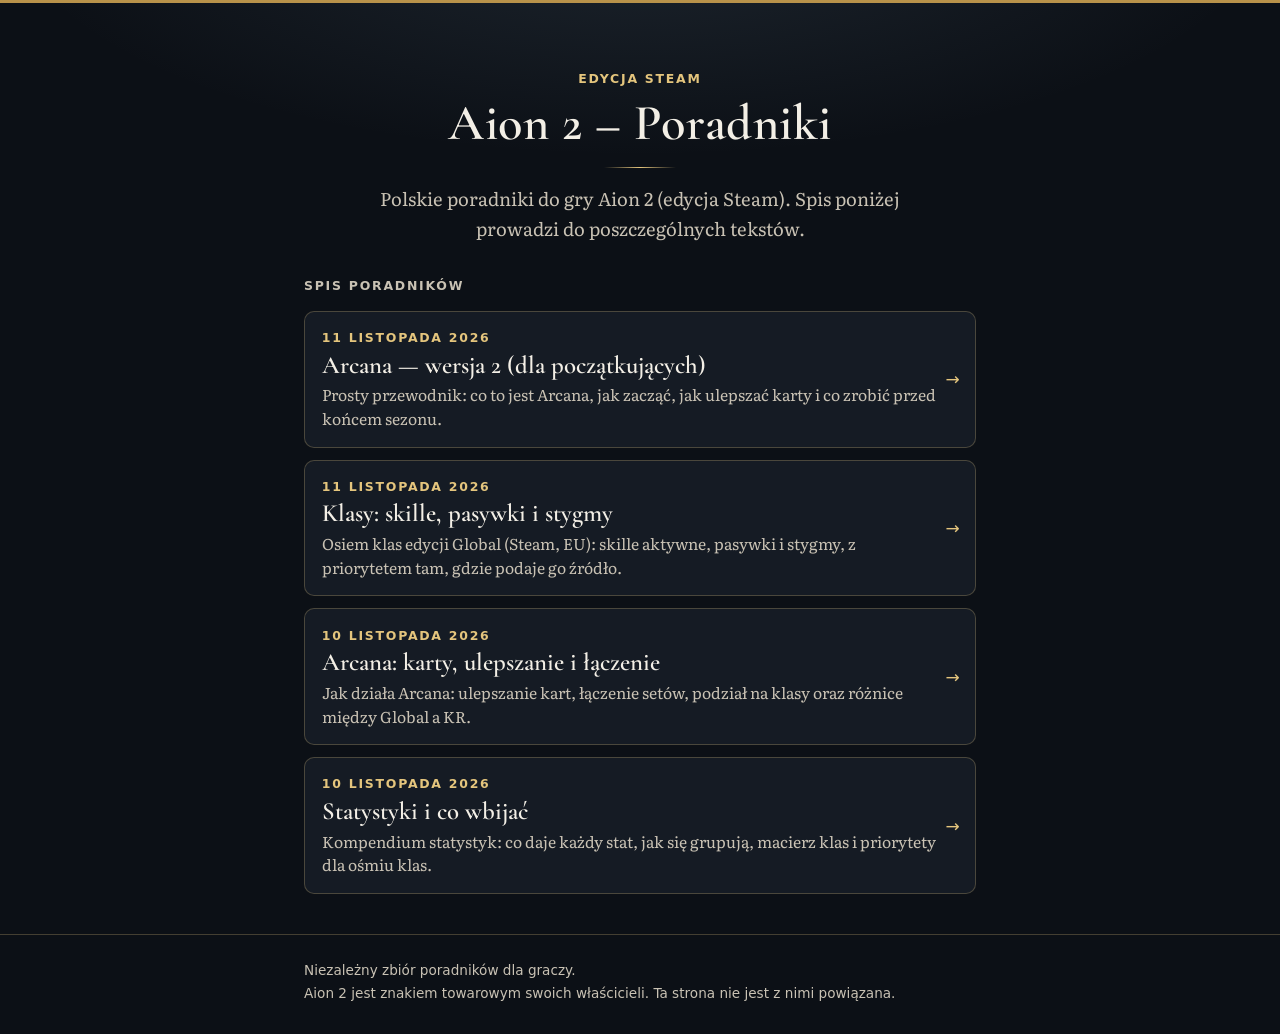
<file: index.html>
<!DOCTYPE html>
<html lang="pl">
<head>
  <meta charset="utf-8">
  <script>document.documentElement.classList.add("z-js");</script>
  <meta name="viewport" content="width=device-width, initial-scale=1">
  <title>Aion 2 – Poradniki</title>
  <meta name="description" content="Polskie poradniki do Aion 2 (edycja Steam).">
  <meta name="color-scheme" content="dark">
  <meta name="theme-color" content="#0c1016">
  <meta property="og:title" content="Aion 2 – Poradniki">
  <meta property="og:description" content="Polskie poradniki do Aion 2 (edycja Steam).">
  <meta property="og:type" content="website">
  <meta property="og:locale" content="pl_PL">
  <meta property="og:url" content="https://tgrons.github.io/Aion2/">
  <link rel="icon" href="favicon.svg" type="image/svg+xml">
  <link rel="preconnect" href="https://fonts.googleapis.com">
  <link rel="preconnect" href="https://fonts.gstatic.com" crossorigin>
  <link rel="stylesheet" href="https://fonts.googleapis.com/css2?family=Cormorant+Garamond:wght@600;700&amp;family=Literata:ital,wght@0,400;0,600;0,700;1,400&amp;display=swap">
  <link rel="stylesheet" href="css/style.css">
</head>
<body>
  <a class="pomin" href="#tresc">Przejdź do treści</a>
  <header class="wstep">
    <div class="kontener">
      <p class="nadtytul">Edycja Steam</p>
      <h1>Aion&nbsp;2 – Poradniki</h1>
      <p class="lead">Polskie poradniki do gry Aion 2 (edycja Steam). Spis poniżej prowadzi do poszczególnych tekstów.</p>
    </div>
  </header>
  <main id="tresc" class="kontener">
    <section id="spis" aria-labelledby="spis-naglowek">
      <h2 id="spis-naglowek">Spis poradników</h2>
      <div id="lista-poradnikow" class="ze-js" aria-live="polite" aria-busy="true">
        <p class="stan">Wczytywanie spisu…</p>
      </div>
      <p class="stan bez-js">Spis wczytuje się przez JavaScript. Źródło listy: <a href="poradniki.json">poradniki.json</a>.</p>
    </section>
  </main>
  <footer class="stopka">
    <div class="kontener">
      <p>Niezależny zbiór poradników dla graczy.</p>
      <p>Aion 2 jest znakiem towarowym swoich właścicieli. Ta strona nie jest z nimi powiązana.</p>
    </div>
  </footer>
  <script src="js/lista.js"></script>
</body>
</html>
</file>
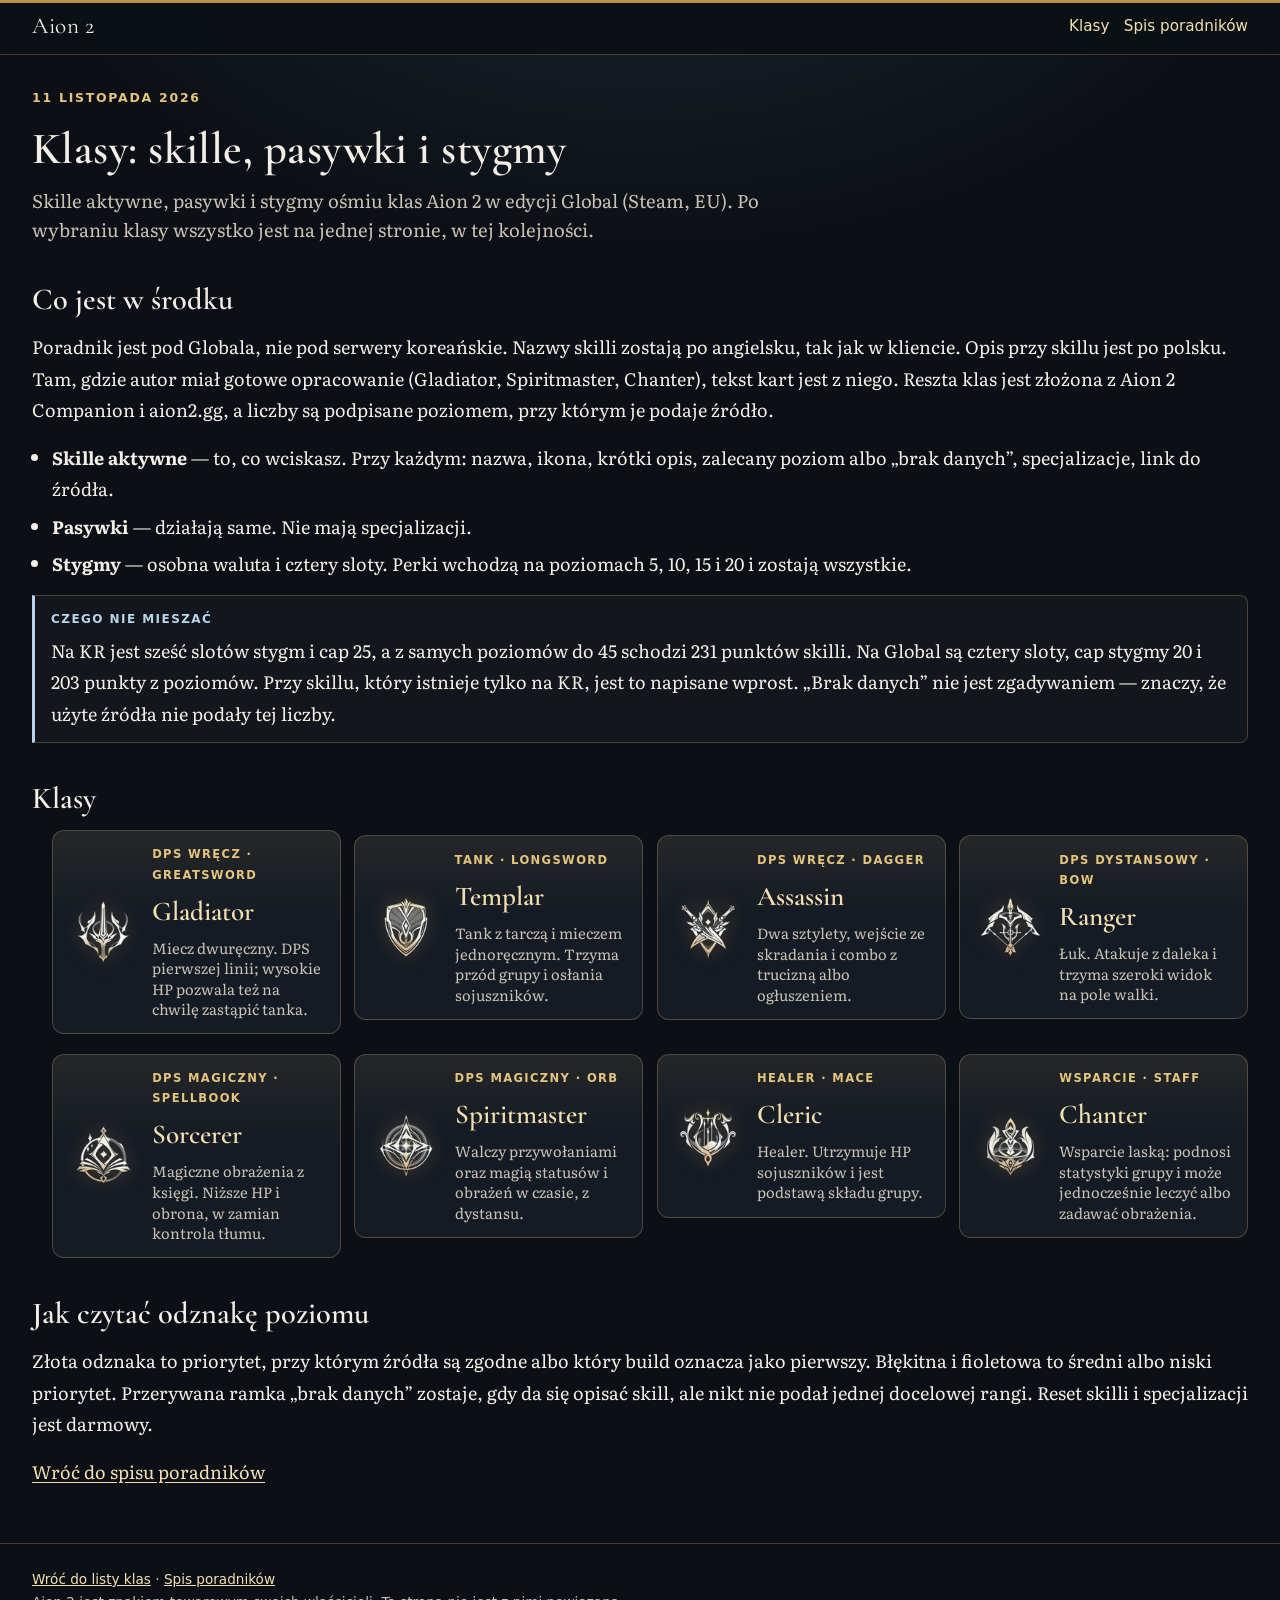
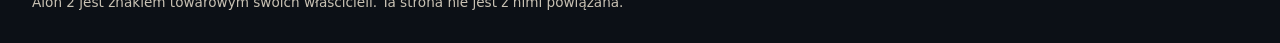
<file: poradniki/klasy/index.html>
<!DOCTYPE html>
<html lang="pl">
<head>
  <meta charset="utf-8">
  <meta name="viewport" content="width=device-width, initial-scale=1">
  <title>Klasy: skille, pasywki i stygmy – Aion 2</title>
  <meta name="description" content="Osiem klas Aion 2 Global (Steam, EU): skille aktywne, pasywki i stygmy na osobnych stronach.">
  <meta name="color-scheme" content="dark">
  <meta name="theme-color" content="#0c1016">
  <link rel="icon" href="../../favicon.svg" type="image/svg+xml">
  <link rel="preconnect" href="https://fonts.googleapis.com">
  <link rel="preconnect" href="https://fonts.gstatic.com" crossorigin>
  <link rel="stylesheet" href="https://fonts.googleapis.com/css2?family=Cormorant+Garamond:wght@600;700&amp;family=Literata:ital,wght@0,400;0,600;0,700;1,400&amp;display=swap">
  <link rel="stylesheet" href="../../css/style.css">
  <link rel="stylesheet" href="klasy.css">
</head>
<body class="strona-klas">
  <a class="pomin" href="#tresc">Przejdź do treści</a>
  <header class="pasek">
    <div class="kontener pasek-wiersz">
      <a class="marka" href="../../index.html">Aion 2</a>
      <nav aria-label="Nawigacja">
        <a href="index.html">Klasy</a>
        <a href="../../index.html#spis">Spis poradników</a>
      </nav>
    </div>
  </header>
  <main id="tresc" class="kontener artykul">
<article>
<header class="naglowek-artykulu">
<p class="meta"><time datetime="2026-11-11">11 listopada 2026</time></p>
<h1>Klasy: skille, pasywki i stygmy</h1>
<p class="lead lead-klasy">Skille aktywne, pasywki i stygmy ośmiu klas Aion 2 w edycji Global (Steam, EU). Po wybraniu klasy wszystko jest na jednej stronie, w tej kolejności.</p>
</header>
<h2>Co jest w środku</h2>
<p>Poradnik jest pod Globala, nie pod serwery koreańskie. Nazwy skilli zostają po angielsku, tak jak w kliencie. Opis przy skillu jest po polsku. Tam, gdzie autor miał gotowe opracowanie (Gladiator, Spiritmaster, Chanter), tekst kart jest z niego. Reszta klas jest złożona z Aion 2 Companion i aion2.gg, a liczby są podpisane poziomem, przy którym je podaje źródło.</p>
<ul>
<li><strong>Skille aktywne</strong> — to, co wciskasz. Przy każdym: nazwa, ikona, krótki opis, zalecany poziom albo „brak danych”, specjalizacje, link do źródła.</li>
<li><strong>Pasywki</strong> — działają same. Nie mają specjalizacji.</li>
<li><strong>Stygmy</strong> — osobna waluta i cztery sloty. Perki wchodzą na poziomach 5, 10, 15 i 20 i zostają wszystkie.</li>
</ul>
<aside class="ramka ramka-uwaga"><p class="ramka-etykieta">Czego nie mieszać</p>
<p>Na KR jest sześć slotów stygm i cap 25, a z samych poziomów do 45 schodzi 231 punktów skilli. Na Global są cztery sloty, cap stygmy 20 i 203 punkty z poziomów. Przy skillu, który istnieje tylko na KR, jest to napisane wprost. „Brak danych” nie jest zgadywaniem — znaczy, że użyte źródła nie podały tej liczby.</p></aside>
<h2>Klasy</h2>
<ul class="siatka-klas">
<li><a class="klasa-karta" href="gladiator.html">
<img src="ikony/emblematy/gladiator.webp" alt="">
<span class="klasa-rola">DPS wręcz · Greatsword</span>
<span class="klasa-nazwa">Gladiator</span>
<span class="klasa-linia">Miecz dwuręczny. DPS pierwszej linii; wysokie HP pozwala też na chwilę zastąpić tanka.</span>
</a></li><li><a class="klasa-karta" href="templar.html">
<img src="ikony/emblematy/templar.webp" alt="">
<span class="klasa-rola">Tank · Longsword</span>
<span class="klasa-nazwa">Templar</span>
<span class="klasa-linia">Tank z tarczą i mieczem jednoręcznym. Trzyma przód grupy i osłania sojuszników.</span>
</a></li><li><a class="klasa-karta" href="assassin.html">
<img src="ikony/emblematy/assassin.webp" alt="">
<span class="klasa-rola">DPS wręcz · Dagger</span>
<span class="klasa-nazwa">Assassin</span>
<span class="klasa-linia">Dwa sztylety, wejście ze skradania i combo z trucizną albo ogłuszeniem.</span>
</a></li><li><a class="klasa-karta" href="ranger.html">
<img src="ikony/emblematy/ranger.webp" alt="">
<span class="klasa-rola">DPS dystansowy · Bow</span>
<span class="klasa-nazwa">Ranger</span>
<span class="klasa-linia">Łuk. Atakuje z daleka i trzyma szeroki widok na pole walki.</span>
</a></li><li><a class="klasa-karta" href="sorcerer.html">
<img src="ikony/emblematy/sorcerer.webp" alt="">
<span class="klasa-rola">DPS magiczny · Spellbook</span>
<span class="klasa-nazwa">Sorcerer</span>
<span class="klasa-linia">Magiczne obrażenia z księgi. Niższe HP i obrona, w zamian kontrola tłumu.</span>
</a></li><li><a class="klasa-karta" href="spiritmaster.html">
<img src="ikony/emblematy/spiritmaster.webp" alt="">
<span class="klasa-rola">DPS magiczny · Orb</span>
<span class="klasa-nazwa">Spiritmaster</span>
<span class="klasa-linia">Walczy przywołaniami oraz magią statusów i obrażeń w czasie, z dystansu.</span>
</a></li><li><a class="klasa-karta" href="cleric.html">
<img src="ikony/emblematy/cleric.webp" alt="">
<span class="klasa-rola">Healer · Mace</span>
<span class="klasa-nazwa">Cleric</span>
<span class="klasa-linia">Healer. Utrzymuje HP sojuszników i jest podstawą składu grupy.</span>
</a></li><li><a class="klasa-karta" href="chanter.html">
<img src="ikony/emblematy/chanter.webp" alt="">
<span class="klasa-rola">Wsparcie · Staff</span>
<span class="klasa-nazwa">Chanter</span>
<span class="klasa-linia">Wsparcie laską: podnosi statystyki grupy i może jednocześnie leczyć albo zadawać obrażenia.</span>
</a></li>
</ul>
<h2>Jak czytać odznakę poziomu</h2>
<p>Złota odznaka to priorytet, przy którym źródła są zgodne albo który build oznacza jako pierwszy. Błękitna i fioletowa to średni albo niski priorytet. Przerywana ramka „brak danych” zostaje, gdy da się opisać skill, ale nikt nie podał jednej docelowej rangi. Reset skilli i specjalizacji jest darmowy.</p>
<p><a href="../../index.html#spis">Wróć do spisu poradników</a></p>
</article>
  </main>
  <footer class="stopka">
    <div class="kontener">
      <p><a href="index.html">Wróć do listy klas</a> · <a href="../../index.html#spis">Spis poradników</a></p>
      <p>Aion 2 jest znakiem towarowym swoich właścicieli. Ta strona nie jest z nimi powiązana.</p>
    </div>
  </footer>
</body>
</html>
</file>
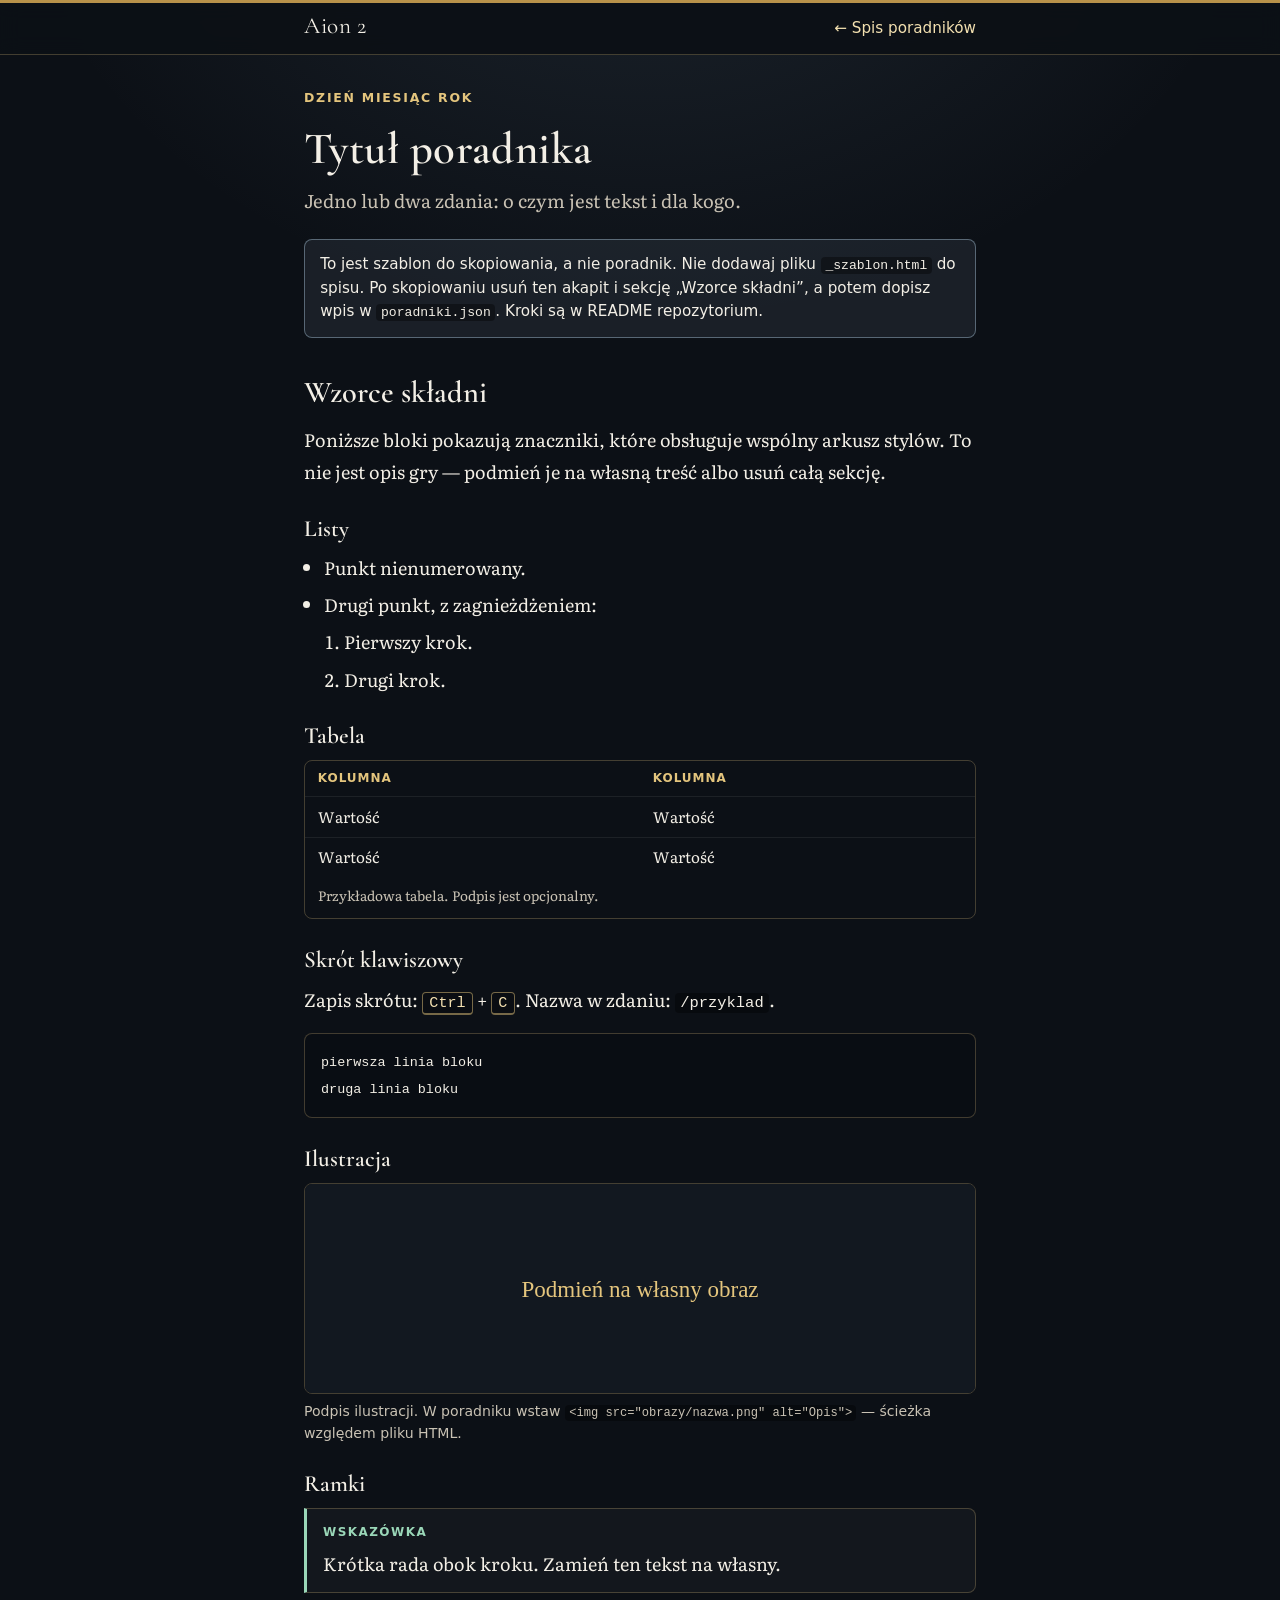
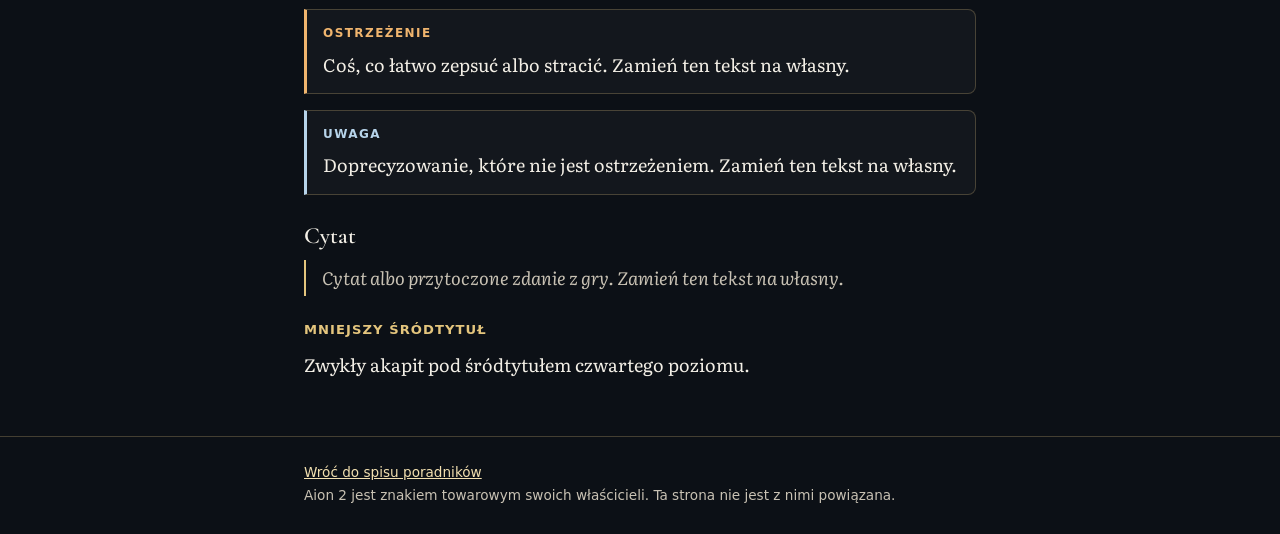
<file: poradniki/_szablon.html>
<!DOCTYPE html>
<html lang="pl">
<head>
  <meta charset="utf-8">
  <meta name="viewport" content="width=device-width, initial-scale=1">
  <!--
    Szablon poradnika. Skopiuj ten plik jako poradniki/krotka-nazwa.html.
    Podmień title, description, datę, h1 i treść. Usuń akapit .szablon-info
    oraz sekcję „Wzorce składni”. Nie linkuj niczego adresem zaczynającym się od /.
    Tego pliku nie dopisuj do poradniki.json.
  -->
  <title>Szablon poradnika – Aion 2</title>
  <meta name="description" content="Szablon nowej strony poradnika. To nie jest opublikowany tekst.">
  <meta name="robots" content="noindex, nofollow">
  <meta name="color-scheme" content="dark">
  <meta name="theme-color" content="#0c1016">
  <link rel="icon" href="../favicon.svg" type="image/svg+xml">
  <link rel="preconnect" href="https://fonts.googleapis.com">
  <link rel="preconnect" href="https://fonts.gstatic.com" crossorigin>
  <link rel="stylesheet" href="https://fonts.googleapis.com/css2?family=Cormorant+Garamond:wght@600;700&amp;family=Literata:ital,wght@0,400;0,600;0,700;1,400&amp;display=swap">
  <link rel="stylesheet" href="../css/style.css">
</head>
<body>
  <a class="pomin" href="#tresc">Przejdź do treści</a>
  <header class="pasek">
    <div class="kontener pasek-wiersz">
      <a class="marka" href="../index.html">Aion 2</a>
      <nav aria-label="Nawigacja">
        <a href="../index.html#spis">← Spis poradników</a>
      </nav>
    </div>
  </header>
  <main id="tresc" class="kontener artykul">
    <article>
      <header class="naglowek-artykulu">
        <p class="meta"><time datetime="RRRR-MM-DD">dzień miesiąc rok</time></p>
        <h1>Tytuł poradnika</h1>
        <p class="lead">Jedno lub dwa zdania: o czym jest tekst i dla kogo.</p>
      </header>
      <p class="szablon-info">To jest szablon do skopiowania, a nie poradnik. Nie dodawaj pliku <code>_szablon.html</code> do spisu. Po skopiowaniu usuń ten akapit i sekcję „Wzorce składni”, a potem dopisz wpis w <code>poradniki.json</code>. Kroki są w README repozytorium.</p>

      <h2>Wzorce składni</h2>
      <p>Poniższe bloki pokazują znaczniki, które obsługuje wspólny arkusz stylów. To nie jest opis gry — podmień je na własną treść albo usuń całą sekcję.</p>

      <h3>Listy</h3>
      <ul>
        <li>Punkt nienumerowany.</li>
        <li>Drugi punkt, z zagnieżdżeniem:
          <ol>
            <li>Pierwszy krok.</li>
            <li>Drugi krok.</li>
          </ol>
        </li>
      </ul>

      <h3>Tabela</h3>
      <div class="tabela">
        <table>
          <caption>Przykładowa tabela. Podpis jest opcjonalny.</caption>
          <thead>
            <tr>
              <th scope="col">Kolumna</th>
              <th scope="col">Kolumna</th>
            </tr>
          </thead>
          <tbody>
            <tr>
              <td>Wartość</td>
              <td>Wartość</td>
            </tr>
            <tr>
              <td>Wartość</td>
              <td>Wartość</td>
            </tr>
          </tbody>
        </table>
      </div>

      <h3>Skrót klawiszowy</h3>
      <p>Zapis skrótu: <kbd>Ctrl</kbd> + <kbd>C</kbd>. Nazwa w zdaniu: <code>/przyklad</code>.</p>
      <pre><code>pierwsza linia bloku
druga linia bloku</code></pre>

      <h3>Ilustracja</h3>
      <figure>
        <svg xmlns="http://www.w3.org/2000/svg" viewBox="0 0 640 200" role="img" aria-label="Puste miejsce na ilustrację">
          <rect width="640" height="200" fill="#121820"/>
          <text x="320" y="108" text-anchor="middle" fill="#e4c57d" font-size="22" font-family="Georgia, serif">Podmień na własny obraz</text>
        </svg>
        <figcaption>Podpis ilustracji. W poradniku wstaw <code>&lt;img src="obrazy/nazwa.png" alt="Opis"&gt;</code> — ścieżka względem pliku HTML.</figcaption>
      </figure>

      <h3>Ramki</h3>
      <aside class="ramka ramka-wskazowka">
        <p class="ramka-etykieta">Wskazówka</p>
        <p>Krótka rada obok kroku. Zamień ten tekst na własny.</p>
      </aside>
      <aside class="ramka ramka-ostrzezenie">
        <p class="ramka-etykieta">Ostrzeżenie</p>
        <p>Coś, co łatwo zepsuć albo stracić. Zamień ten tekst na własny.</p>
      </aside>
      <aside class="ramka ramka-uwaga">
        <p class="ramka-etykieta">Uwaga</p>
        <p>Doprecyzowanie, które nie jest ostrzeżeniem. Zamień ten tekst na własny.</p>
      </aside>

      <h3>Cytat</h3>
      <blockquote>
        <p>Cytat albo przytoczone zdanie z gry. Zamień ten tekst na własny.</p>
      </blockquote>

      <h4>Mniejszy śródtytuł</h4>
      <p>Zwykły akapit pod śródtytułem czwartego poziomu.</p>
    </article>
  </main>
  <footer class="stopka">
    <div class="kontener">
      <p><a href="../index.html#spis">Wróć do spisu poradników</a></p>
      <p>Aion 2 jest znakiem towarowym swoich właścicieli. Ta strona nie jest z nimi powiązana.</p>
    </div>
  </footer>
</body>
</html>
</file>
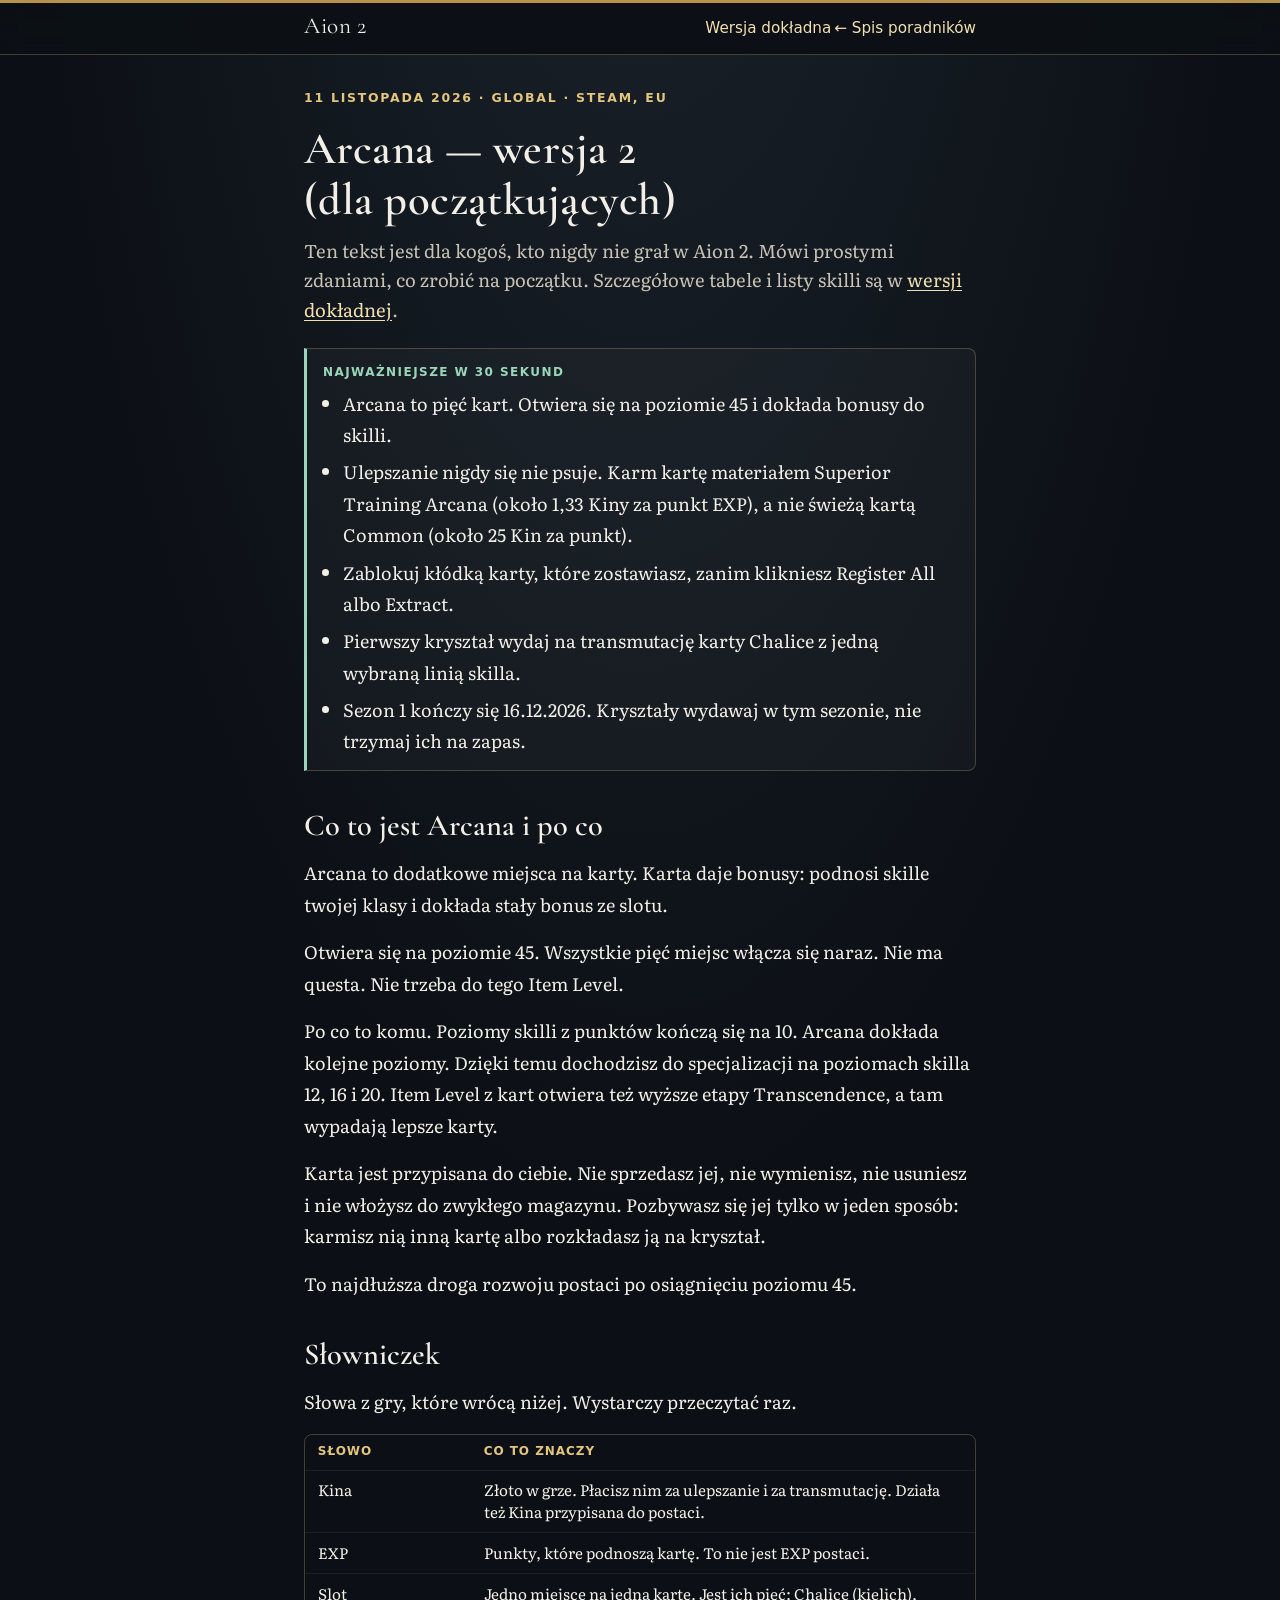
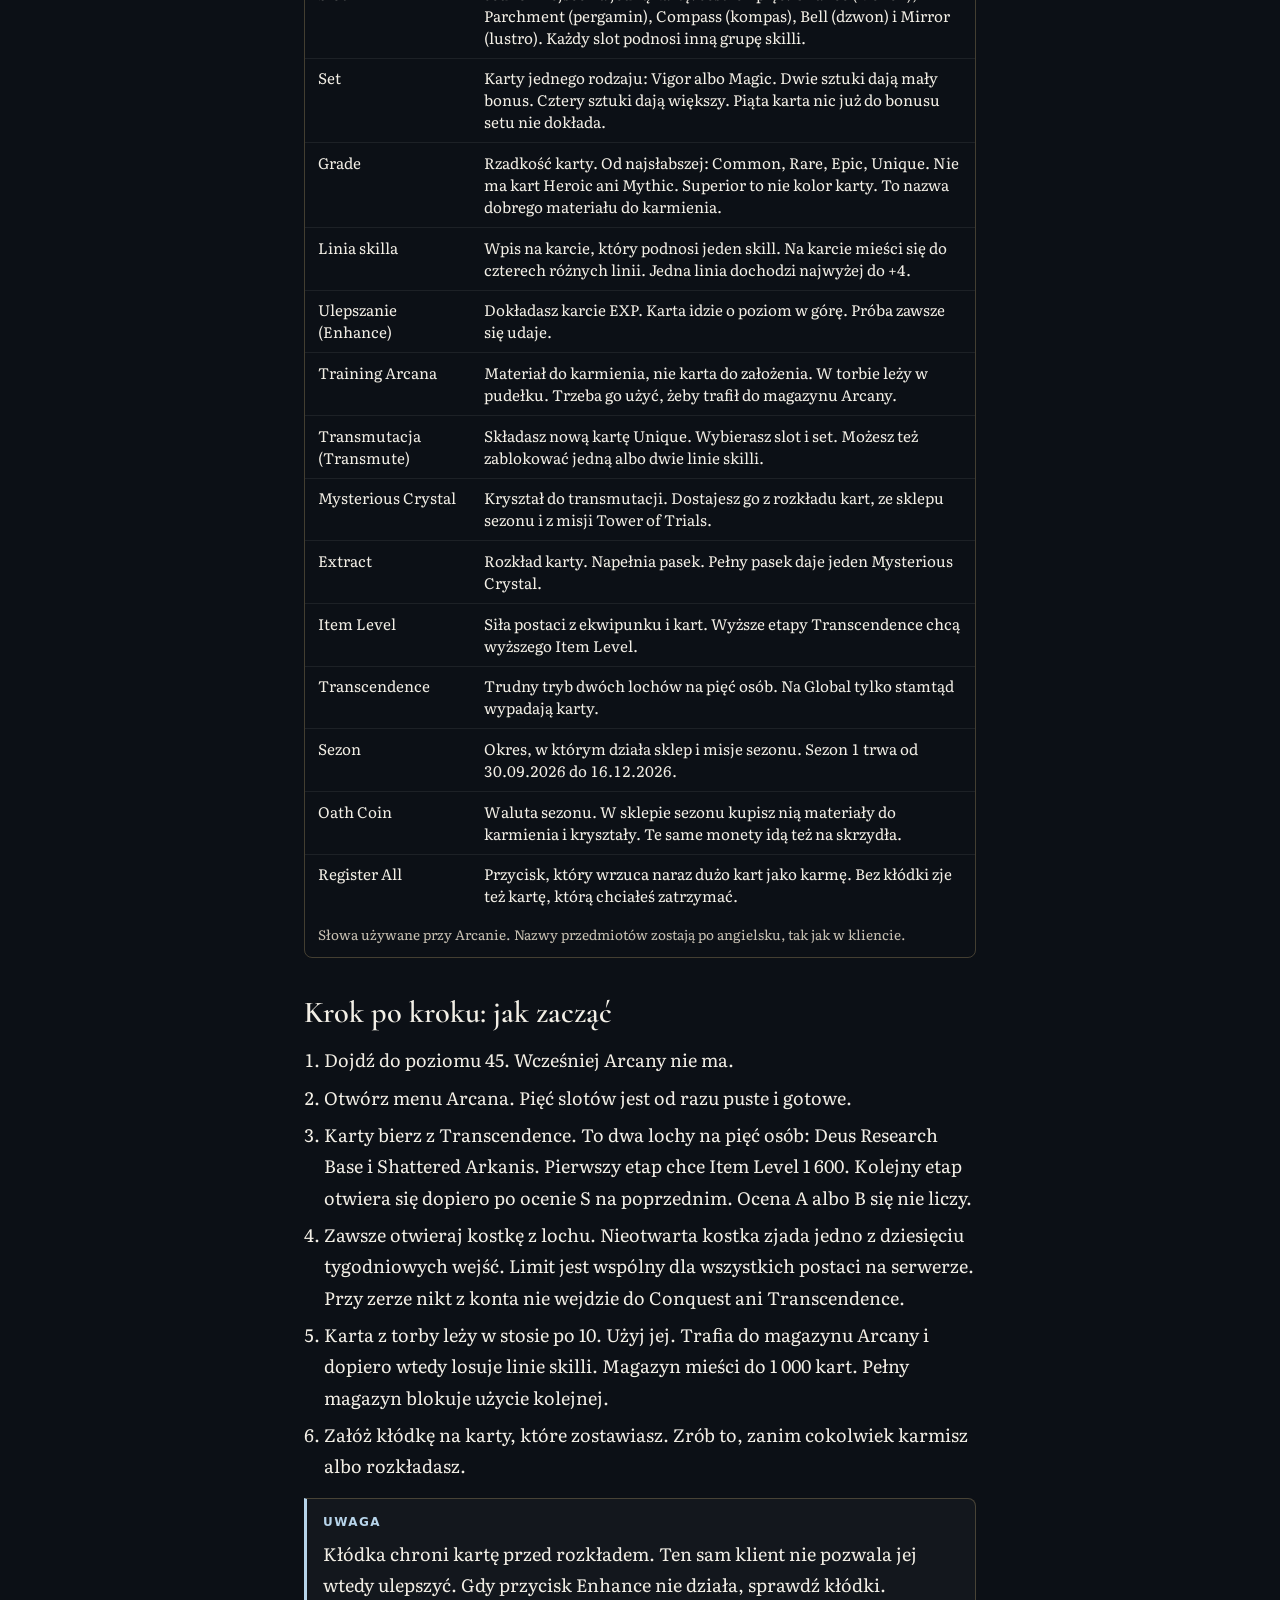
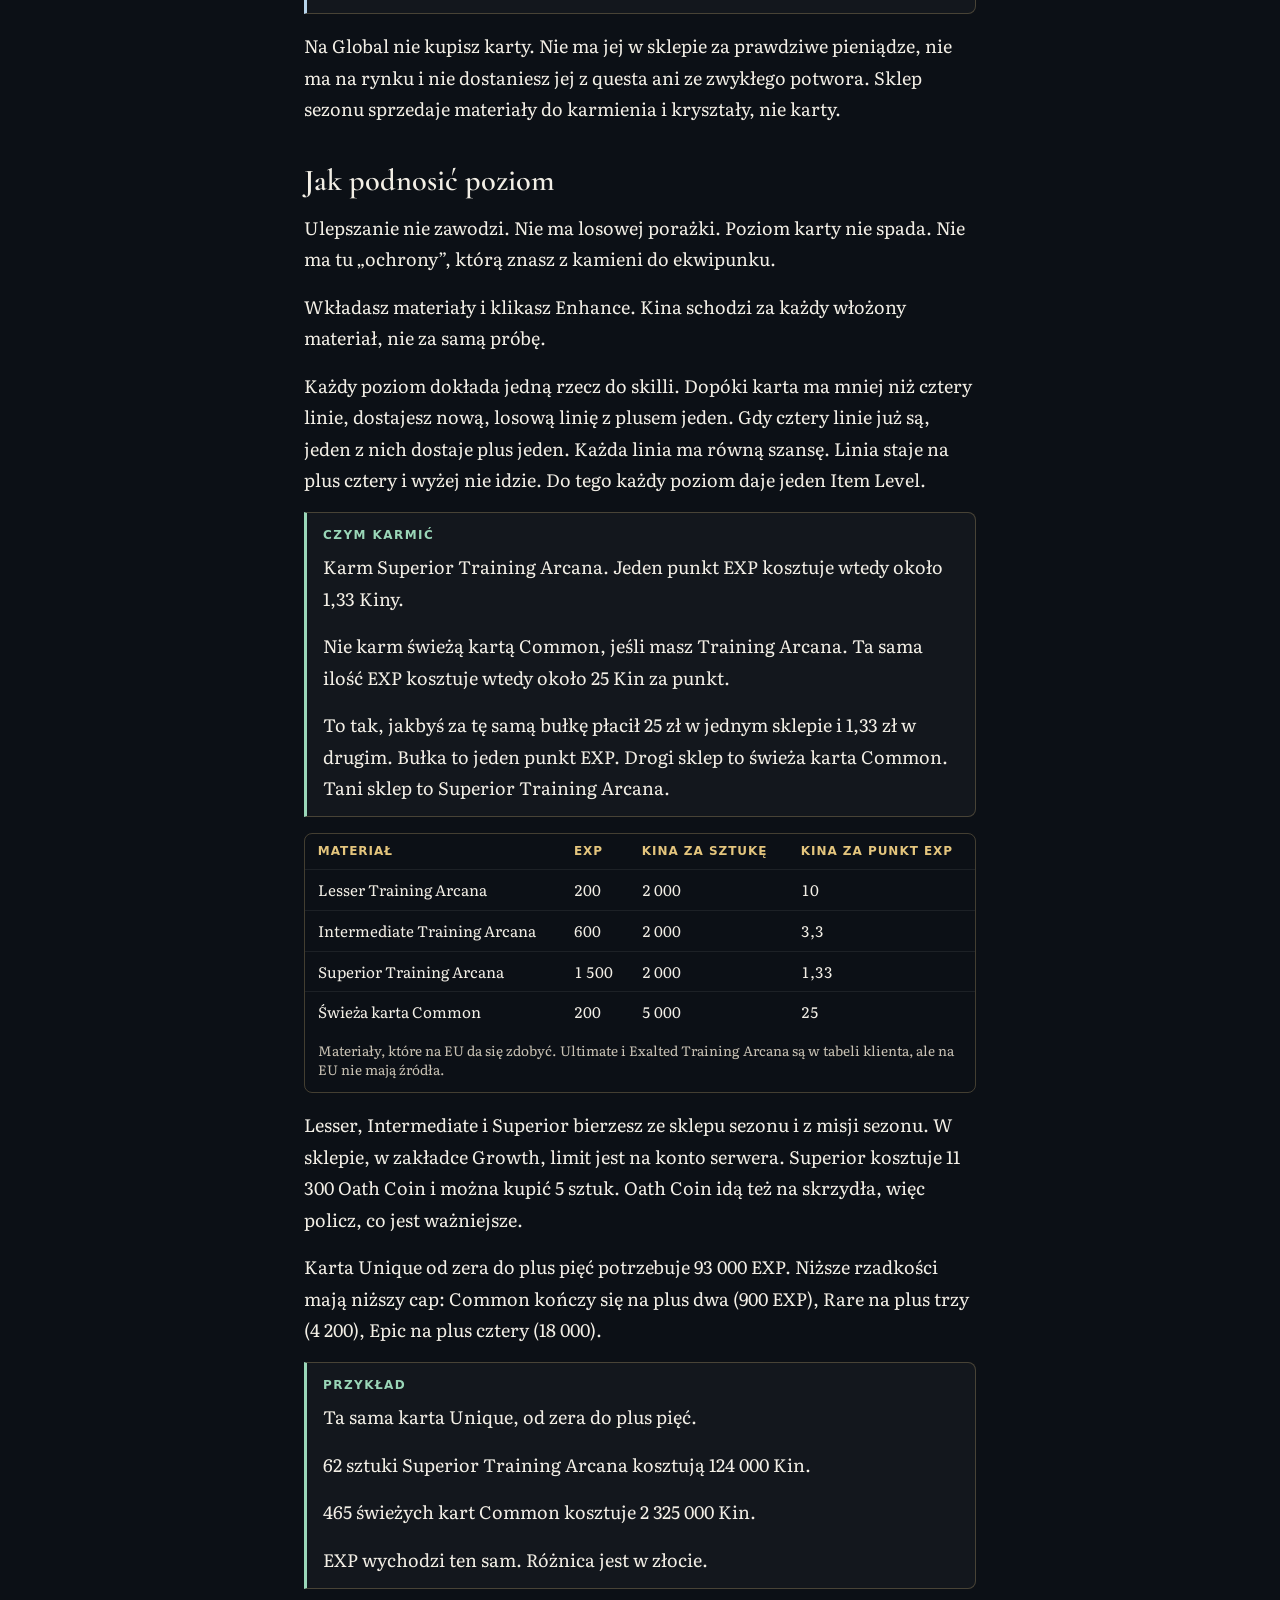
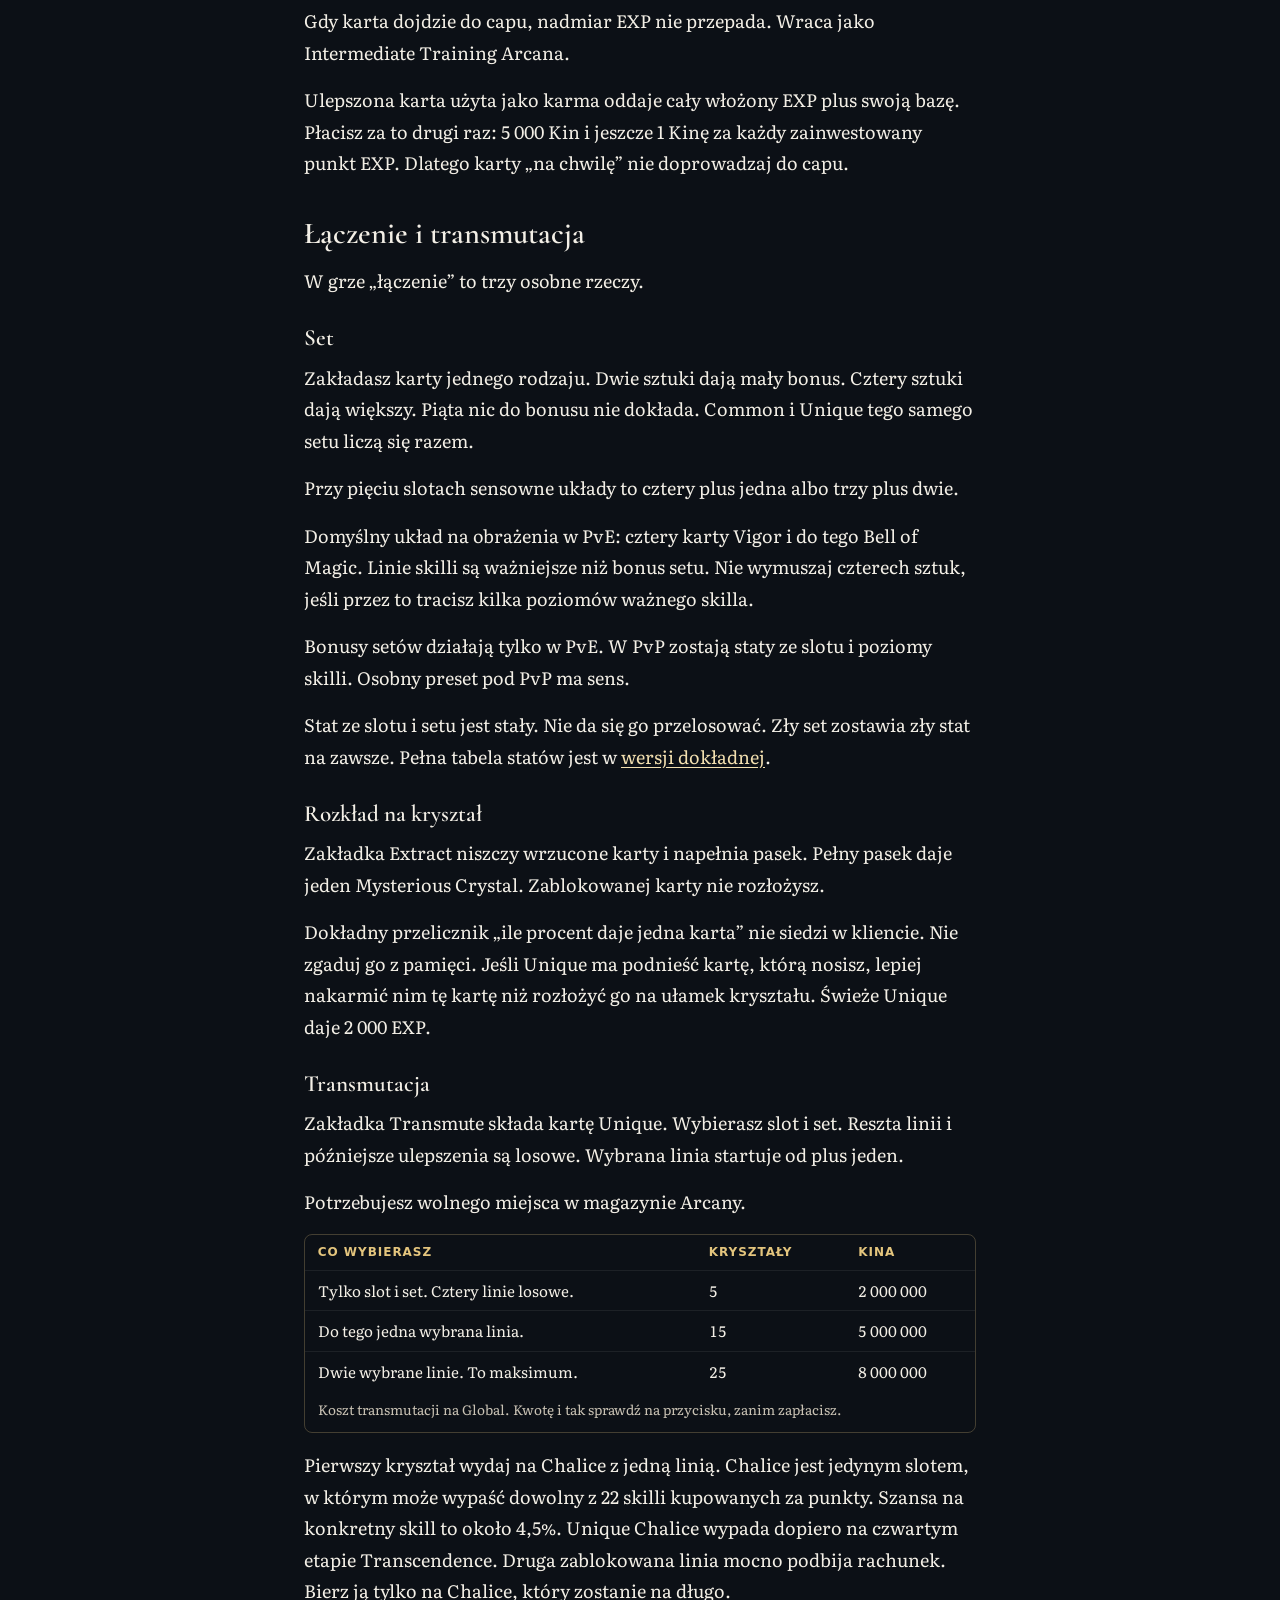
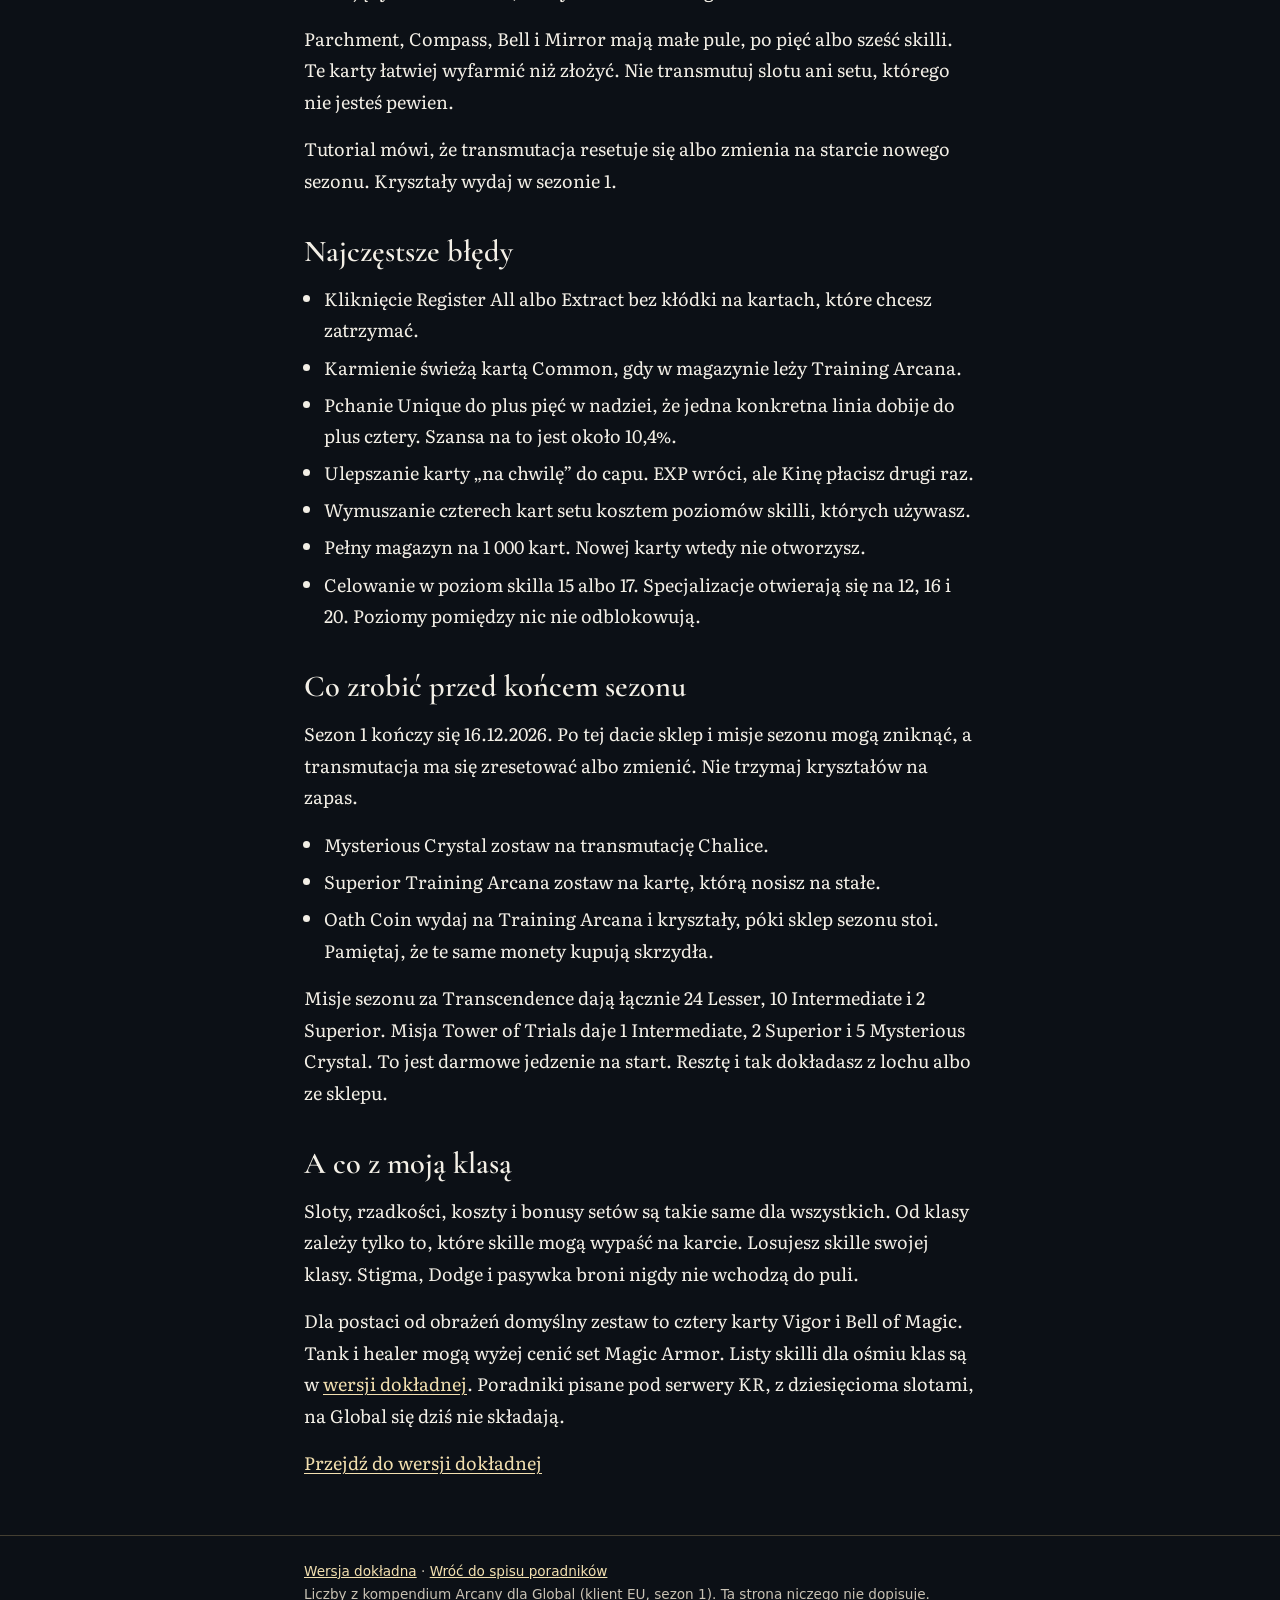
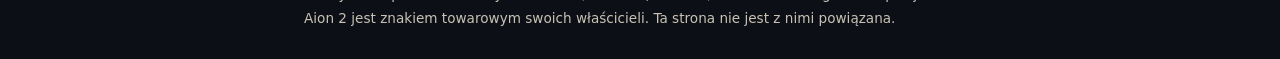
<file: poradniki/arcana-prosto.html>
<!DOCTYPE html>
<html lang="pl">
<head>
  <meta charset="utf-8">
  <meta name="viewport" content="width=device-width, initial-scale=1">
  <title>Arcana — wersja 2 (dla początkujących) – Aion 2</title>
  <meta name="description" content="Prosty poradnik Arcany w Aion 2 Global: co to jest, jak zacząć, jak ulepszać karty i co zrobić przed końcem sezonu.">
  <meta name="color-scheme" content="dark">
  <meta name="theme-color" content="#0c1016">
  <link rel="icon" href="../favicon.svg" type="image/svg+xml">
  <link rel="preconnect" href="https://fonts.googleapis.com">
  <link rel="preconnect" href="https://fonts.gstatic.com" crossorigin>
  <link rel="stylesheet" href="https://fonts.googleapis.com/css2?family=Cormorant+Garamond:wght@600;700&amp;family=Literata:ital,wght@0,400;0,600;0,700;1,400&amp;display=swap">
  <link rel="stylesheet" href="../css/style.css">
</head>
<body>
  <a class="pomin" href="#tresc">Przejdź do treści</a>
  <header class="pasek">
    <div class="kontener pasek-wiersz">
      <a class="marka" href="../index.html">Aion 2</a>
      <nav aria-label="Nawigacja">
        <a href="arcana.html">Wersja dokładna</a>
        <a href="../index.html#spis">← Spis poradników</a>
      </nav>
    </div>
  </header>
  <main id="tresc" class="kontener artykul">
    <article>
      <header class="naglowek-artykulu">
        <p class="meta"><time datetime="2026-11-11">11 listopada 2026</time> · Global · Steam, EU</p>
        <h1>Arcana — wersja 2 (dla początkujących)</h1>
        <p class="lead">Ten tekst jest dla kogoś, kto nigdy nie grał w Aion 2. Mówi prostymi zdaniami, co zrobić na początku. Szczegółowe tabele i listy skilli są w <a href="arcana.html">wersji dokładnej</a>.</p>
      </header>

      <aside class="ramka ramka-wskazowka">
        <p class="ramka-etykieta">Najważniejsze w 30 sekund</p>
        <ul>
          <li>Arcana to pięć kart. Otwiera się na poziomie 45 i dokłada bonusy do skilli.</li>
          <li>Ulepszanie nigdy się nie psuje. Karm kartę materiałem Superior Training Arcana (około 1,33 Kiny za punkt EXP), a nie świeżą kartą Common (około 25 Kin za punkt).</li>
          <li>Zablokuj kłódką karty, które zostawiasz, zanim klikniesz Register All albo Extract.</li>
          <li>Pierwszy kryształ wydaj na transmutację karty Chalice z jedną wybraną linią skilla.</li>
          <li>Sezon 1 kończy się 16.12.2026. Kryształy wydawaj w tym sezonie, nie trzymaj ich na zapas.</li>
        </ul>
      </aside>

      <h2>Co to jest Arcana i po co</h2>
      <p>Arcana to dodatkowe miejsca na karty. Karta daje bonusy: podnosi skille twojej klasy i dokłada stały bonus ze slotu.</p>
      <p>Otwiera się na poziomie 45. Wszystkie pięć miejsc włącza się naraz. Nie ma questa. Nie trzeba do tego Item Level.</p>
      <p>Po co to komu. Poziomy skilli z punktów kończą się na 10. Arcana dokłada kolejne poziomy. Dzięki temu dochodzisz do specjalizacji na poziomach skilla 12, 16 i 20. Item Level z kart otwiera też wyższe etapy Transcendence, a tam wypadają lepsze karty.</p>
      <p>Karta jest przypisana do ciebie. Nie sprzedasz jej, nie wymienisz, nie usuniesz i nie włożysz do zwykłego magazynu. Pozbywasz się jej tylko w jeden sposób: karmisz nią inną kartę albo rozkładasz ją na kryształ.</p>
      <p>To najdłuższa droga rozwoju postaci po osiągnięciu poziomu 45.</p>

      <h2>Słowniczek</h2>
      <p>Słowa z gry, które wrócą niżej. Wystarczy przeczytać raz.</p>
      <div class="tabela">
        <table>
          <caption>Słowa używane przy Arcanie. Nazwy przedmiotów zostają po angielsku, tak jak w kliencie.</caption>
          <thead>
            <tr>
              <th scope="col">Słowo</th>
              <th scope="col">Co to znaczy</th>
            </tr>
          </thead>
          <tbody>
            <tr>
              <td>Kina</td>
              <td>Złoto w grze. Płacisz nim za ulepszanie i za transmutację. Działa też Kina przypisana do postaci.</td>
            </tr>
            <tr>
              <td>EXP</td>
              <td>Punkty, które podnoszą kartę. To nie jest EXP postaci.</td>
            </tr>
            <tr>
              <td>Slot</td>
              <td>Jedno miejsce na jedną kartę. Jest ich pięć: Chalice (kielich), Parchment (pergamin), Compass (kompas), Bell (dzwon) i Mirror (lustro). Każdy slot podnosi inną grupę skilli.</td>
            </tr>
            <tr>
              <td>Set</td>
              <td>Karty jednego rodzaju: Vigor albo Magic. Dwie sztuki dają mały bonus. Cztery sztuki dają większy. Piąta karta nic już do bonusu setu nie dokłada.</td>
            </tr>
            <tr>
              <td>Grade</td>
              <td>Rzadkość karty. Od najsłabszej: Common, Rare, Epic, Unique. Nie ma kart Heroic ani Mythic. Superior to nie kolor karty. To nazwa dobrego materiału do karmienia.</td>
            </tr>
            <tr>
              <td>Linia skilla</td>
              <td>Wpis na karcie, który podnosi jeden skill. Na karcie mieści się do czterech różnych linii. Jedna linia dochodzi najwyżej do +4.</td>
            </tr>
            <tr>
              <td>Ulepszanie (Enhance)</td>
              <td>Dokładasz karcie EXP. Karta idzie o poziom w górę. Próba zawsze się udaje.</td>
            </tr>
            <tr>
              <td>Training Arcana</td>
              <td>Materiał do karmienia, nie karta do założenia. W torbie leży w pudełku. Trzeba go użyć, żeby trafił do magazynu Arcany.</td>
            </tr>
            <tr>
              <td>Transmutacja (Transmute)</td>
              <td>Składasz nową kartę Unique. Wybierasz slot i set. Możesz też zablokować jedną albo dwie linie skilli.</td>
            </tr>
            <tr>
              <td>Mysterious Crystal</td>
              <td>Kryształ do transmutacji. Dostajesz go z rozkładu kart, ze sklepu sezonu i z misji Tower of Trials.</td>
            </tr>
            <tr>
              <td>Extract</td>
              <td>Rozkład karty. Napełnia pasek. Pełny pasek daje jeden Mysterious Crystal.</td>
            </tr>
            <tr>
              <td>Item Level</td>
              <td>Siła postaci z ekwipunku i kart. Wyższe etapy Transcendence chcą wyższego Item Level.</td>
            </tr>
            <tr>
              <td>Transcendence</td>
              <td>Trudny tryb dwóch lochów na pięć osób. Na Global tylko stamtąd wypadają karty.</td>
            </tr>
            <tr>
              <td>Sezon</td>
              <td>Okres, w którym działa sklep i misje sezonu. Sezon 1 trwa od 30.09.2026 do 16.12.2026.</td>
            </tr>
            <tr>
              <td>Oath Coin</td>
              <td>Waluta sezonu. W sklepie sezonu kupisz nią materiały do karmienia i kryształy. Te same monety idą też na skrzydła.</td>
            </tr>
            <tr>
              <td>Register All</td>
              <td>Przycisk, który wrzuca naraz dużo kart jako karmę. Bez kłódki zje też kartę, którą chciałeś zatrzymać.</td>
            </tr>
          </tbody>
        </table>
      </div>

      <h2>Krok po kroku: jak zacząć</h2>
      <ol>
        <li>Dojdź do poziomu 45. Wcześniej Arcany nie ma.</li>
        <li>Otwórz menu Arcana. Pięć slotów jest od razu puste i gotowe.</li>
        <li>Karty bierz z Transcendence. To dwa lochy na pięć osób: Deus Research Base i Shattered Arkanis. Pierwszy etap chce Item Level 1 600. Kolejny etap otwiera się dopiero po ocenie S na poprzednim. Ocena A albo B się nie liczy.</li>
        <li>Zawsze otwieraj kostkę z lochu. Nieotwarta kostka zjada jedno z dziesięciu tygodniowych wejść. Limit jest wspólny dla wszystkich postaci na serwerze. Przy zerze nikt z konta nie wejdzie do Conquest ani Transcendence.</li>
        <li>Karta z torby leży w stosie po 10. Użyj jej. Trafia do magazynu Arcany i dopiero wtedy losuje linie skilli. Magazyn mieści do 1 000 kart. Pełny magazyn blokuje użycie kolejnej.</li>
        <li>Załóż kłódkę na karty, które zostawiasz. Zrób to, zanim cokolwiek karmisz albo rozkładasz.</li>
      </ol>
      <aside class="ramka ramka-uwaga">
        <p class="ramka-etykieta">Uwaga</p>
        <p>Kłódka chroni kartę przed rozkładem. Ten sam klient nie pozwala jej wtedy ulepszyć. Gdy przycisk Enhance nie działa, sprawdź kłódki.</p>
      </aside>
      <p>Na Global nie kupisz karty. Nie ma jej w sklepie za prawdziwe pieniądze, nie ma na rynku i nie dostaniesz jej z questa ani ze zwykłego potwora. Sklep sezonu sprzedaje materiały do karmienia i kryształy, nie karty.</p>

      <h2>Jak podnosić poziom</h2>
      <p>Ulepszanie nie zawodzi. Nie ma losowej porażki. Poziom karty nie spada. Nie ma tu „ochrony”, którą znasz z kamieni do ekwipunku.</p>
      <p>Wkładasz materiały i klikasz Enhance. Kina schodzi za każdy włożony materiał, nie za samą próbę.</p>
      <p>Każdy poziom dokłada jedną rzecz do skilli. Dopóki karta ma mniej niż cztery linie, dostajesz nową, losową linię z plusem jeden. Gdy cztery linie już są, jeden z nich dostaje plus jeden. Każda linia ma równą szansę. Linia staje na plus cztery i wyżej nie idzie. Do tego każdy poziom daje jeden Item Level.</p>
      <aside class="ramka ramka-wskazowka">
        <p class="ramka-etykieta">Czym karmić</p>
        <p>Karm Superior Training Arcana. Jeden punkt EXP kosztuje wtedy około 1,33 Kiny.</p>
        <p>Nie karm świeżą kartą Common, jeśli masz Training Arcana. Ta sama ilość EXP kosztuje wtedy około 25 Kin za punkt.</p>
        <p>To tak, jakbyś za tę samą bułkę płacił 25 zł w jednym sklepie i 1,33 zł w drugim. Bułka to jeden punkt EXP. Drogi sklep to świeża karta Common. Tani sklep to Superior Training Arcana.</p>
      </aside>
      <div class="tabela">
        <table>
          <caption>Materiały, które na EU da się zdobyć. Ultimate i Exalted Training Arcana są w tabeli klienta, ale na EU nie mają źródła.</caption>
          <thead>
            <tr>
              <th scope="col">Materiał</th>
              <th scope="col">EXP</th>
              <th scope="col">Kina za sztukę</th>
              <th scope="col">Kina za punkt EXP</th>
            </tr>
          </thead>
          <tbody>
            <tr>
              <td>Lesser Training Arcana</td>
              <td>200</td>
              <td>2 000</td>
              <td>10</td>
            </tr>
            <tr>
              <td>Intermediate Training Arcana</td>
              <td>600</td>
              <td>2 000</td>
              <td>3,3</td>
            </tr>
            <tr>
              <td>Superior Training Arcana</td>
              <td>1 500</td>
              <td>2 000</td>
              <td>1,33</td>
            </tr>
            <tr>
              <td>Świeża karta Common</td>
              <td>200</td>
              <td>5 000</td>
              <td>25</td>
            </tr>
          </tbody>
        </table>
      </div>
      <p>Lesser, Intermediate i Superior bierzesz ze sklepu sezonu i z misji sezonu. W sklepie, w zakładce Growth, limit jest na konto serwera. Superior kosztuje 11 300 Oath Coin i można kupić 5 sztuk. Oath Coin idą też na skrzydła, więc policz, co jest ważniejsze.</p>
      <p>Karta Unique od zera do plus pięć potrzebuje 93 000 EXP. Niższe rzadkości mają niższy cap: Common kończy się na plus dwa (900 EXP), Rare na plus trzy (4 200), Epic na plus cztery (18 000).</p>
      <aside class="ramka ramka-wskazowka">
        <p class="ramka-etykieta">Przykład</p>
        <p>Ta sama karta Unique, od zera do plus pięć.</p>
        <p>62 sztuki Superior Training Arcana kosztują 124 000 Kin.</p>
        <p>465 świeżych kart Common kosztuje 2 325 000 Kin.</p>
        <p>EXP wychodzi ten sam. Różnica jest w złocie.</p>
      </aside>
      <p>Gdy karta dojdzie do capu, nadmiar EXP nie przepada. Wraca jako Intermediate Training Arcana.</p>
      <p>Ulepszona karta użyta jako karma oddaje cały włożony EXP plus swoją bazę. Płacisz za to drugi raz: 5 000 Kin i jeszcze 1 Kinę za każdy zainwestowany punkt EXP. Dlatego karty „na chwilę” nie doprowadzaj do capu.</p>

      <h2>Łączenie i transmutacja</h2>
      <p>W grze „łączenie” to trzy osobne rzeczy.</p>
      <h3>Set</h3>
      <p>Zakładasz karty jednego rodzaju. Dwie sztuki dają mały bonus. Cztery sztuki dają większy. Piąta nic do bonusu nie dokłada. Common i Unique tego samego setu liczą się razem.</p>
      <p>Przy pięciu slotach sensowne układy to cztery plus jedna albo trzy plus dwie.</p>
      <p>Domyślny układ na obrażenia w PvE: cztery karty Vigor i do tego Bell of Magic. Linie skilli są ważniejsze niż bonus setu. Nie wymuszaj czterech sztuk, jeśli przez to tracisz kilka poziomów ważnego skilla.</p>
      <p>Bonusy setów działają tylko w PvE. W PvP zostają staty ze slotu i poziomy skilli. Osobny preset pod PvP ma sens.</p>
      <p>Stat ze slotu i setu jest stały. Nie da się go przelosować. Zły set zostawia zły stat na zawsze. Pełna tabela statów jest w <a href="arcana.html">wersji dokładnej</a>.</p>
      <h3>Rozkład na kryształ</h3>
      <p>Zakładka Extract niszczy wrzucone karty i napełnia pasek. Pełny pasek daje jeden Mysterious Crystal. Zablokowanej karty nie rozłożysz.</p>
      <p>Dokładny przelicznik „ile procent daje jedna karta” nie siedzi w kliencie. Nie zgaduj go z pamięci. Jeśli Unique ma podnieść kartę, którą nosisz, lepiej nakarmić nim tę kartę niż rozłożyć go na ułamek kryształu. Świeże Unique daje 2 000 EXP.</p>
      <h3>Transmutacja</h3>
      <p>Zakładka Transmute składa kartę Unique. Wybierasz slot i set. Reszta linii i późniejsze ulepszenia są losowe. Wybrana linia startuje od plus jeden.</p>
      <p>Potrzebujesz wolnego miejsca w magazynie Arcany.</p>
      <div class="tabela">
        <table>
          <caption>Koszt transmutacji na Global. Kwotę i tak sprawdź na przycisku, zanim zapłacisz.</caption>
          <thead>
            <tr>
              <th scope="col">Co wybierasz</th>
              <th scope="col">Kryształy</th>
              <th scope="col">Kina</th>
            </tr>
          </thead>
          <tbody>
            <tr>
              <td>Tylko slot i set. Cztery linie losowe.</td>
              <td>5</td>
              <td>2 000 000</td>
            </tr>
            <tr>
              <td>Do tego jedna wybrana linia.</td>
              <td>15</td>
              <td>5 000 000</td>
            </tr>
            <tr>
              <td>Dwie wybrane linie. To maksimum.</td>
              <td>25</td>
              <td>8 000 000</td>
            </tr>
          </tbody>
        </table>
      </div>
      <p>Pierwszy kryształ wydaj na Chalice z jedną linią. Chalice jest jedynym slotem, w którym może wypaść dowolny z 22 skilli kupowanych za punkty. Szansa na konkretny skill to około 4,5%. Unique Chalice wypada dopiero na czwartym etapie Transcendence. Druga zablokowana linia mocno podbija rachunek. Bierz ją tylko na Chalice, który zostanie na długo.</p>
      <p>Parchment, Compass, Bell i Mirror mają małe pule, po pięć albo sześć skilli. Te karty łatwiej wyfarmić niż złożyć. Nie transmutuj slotu ani setu, którego nie jesteś pewien.</p>
      <p>Tutorial mówi, że transmutacja resetuje się albo zmienia na starcie nowego sezonu. Kryształy wydaj w sezonie 1.</p>

      <h2>Najczęstsze błędy</h2>
      <ul>
        <li>Kliknięcie Register All albo Extract bez kłódki na kartach, które chcesz zatrzymać.</li>
        <li>Karmienie świeżą kartą Common, gdy w magazynie leży Training Arcana.</li>
        <li>Pchanie Unique do plus pięć w nadziei, że jedna konkretna linia dobije do plus cztery. Szansa na to jest około 10,4%.</li>
        <li>Ulepszanie karty „na chwilę” do capu. EXP wróci, ale Kinę płacisz drugi raz.</li>
        <li>Wymuszanie czterech kart setu kosztem poziomów skilli, których używasz.</li>
        <li>Pełny magazyn na 1 000 kart. Nowej karty wtedy nie otworzysz.</li>
        <li>Celowanie w poziom skilla 15 albo 17. Specjalizacje otwierają się na 12, 16 i 20. Poziomy pomiędzy nic nie odblokowują.</li>
      </ul>

      <h2>Co zrobić przed końcem sezonu</h2>
      <p>Sezon 1 kończy się 16.12.2026. Po tej dacie sklep i misje sezonu mogą zniknąć, a transmutacja ma się zresetować albo zmienić. Nie trzymaj kryształów na zapas.</p>
      <ul>
        <li>Mysterious Crystal zostaw na transmutację Chalice.</li>
        <li>Superior Training Arcana zostaw na kartę, którą nosisz na stałe.</li>
        <li>Oath Coin wydaj na Training Arcana i kryształy, póki sklep sezonu stoi. Pamiętaj, że te same monety kupują skrzydła.</li>
      </ul>
      <p>Misje sezonu za Transcendence dają łącznie 24 Lesser, 10 Intermediate i 2 Superior. Misja Tower of Trials daje 1 Intermediate, 2 Superior i 5 Mysterious Crystal. To jest darmowe jedzenie na start. Resztę i tak dokładasz z lochu albo ze sklepu.</p>

      <h2>A co z moją klasą</h2>
      <p>Sloty, rzadkości, koszty i bonusy setów są takie same dla wszystkich. Od klasy zależy tylko to, które skille mogą wypaść na karcie. Losujesz skille swojej klasy. Stigma, Dodge i pasywka broni nigdy nie wchodzą do puli.</p>
      <p>Dla postaci od obrażeń domyślny zestaw to cztery karty Vigor i Bell of Magic. Tank i healer mogą wyżej cenić set Magic Armor. Listy skilli dla ośmiu klas są w <a href="arcana.html">wersji dokładnej</a>. Poradniki pisane pod serwery KR, z dziesięcioma slotami, na Global się dziś nie składają.</p>

      <p><a href="arcana.html">Przejdź do wersji dokładnej</a></p>
    </article>
  </main>
  <footer class="stopka">
    <div class="kontener">
      <p><a href="arcana.html">Wersja dokładna</a> · <a href="../index.html#spis">Wróć do spisu poradników</a></p>
      <p>Liczby z kompendium Arcany dla Global (klient EU, sezon 1). Ta strona niczego nie dopisuje.</p>
      <p>Aion 2 jest znakiem towarowym swoich właścicieli. Ta strona nie jest z nimi powiązana.</p>
    </div>
  </footer>
</body>
</html>
</file>
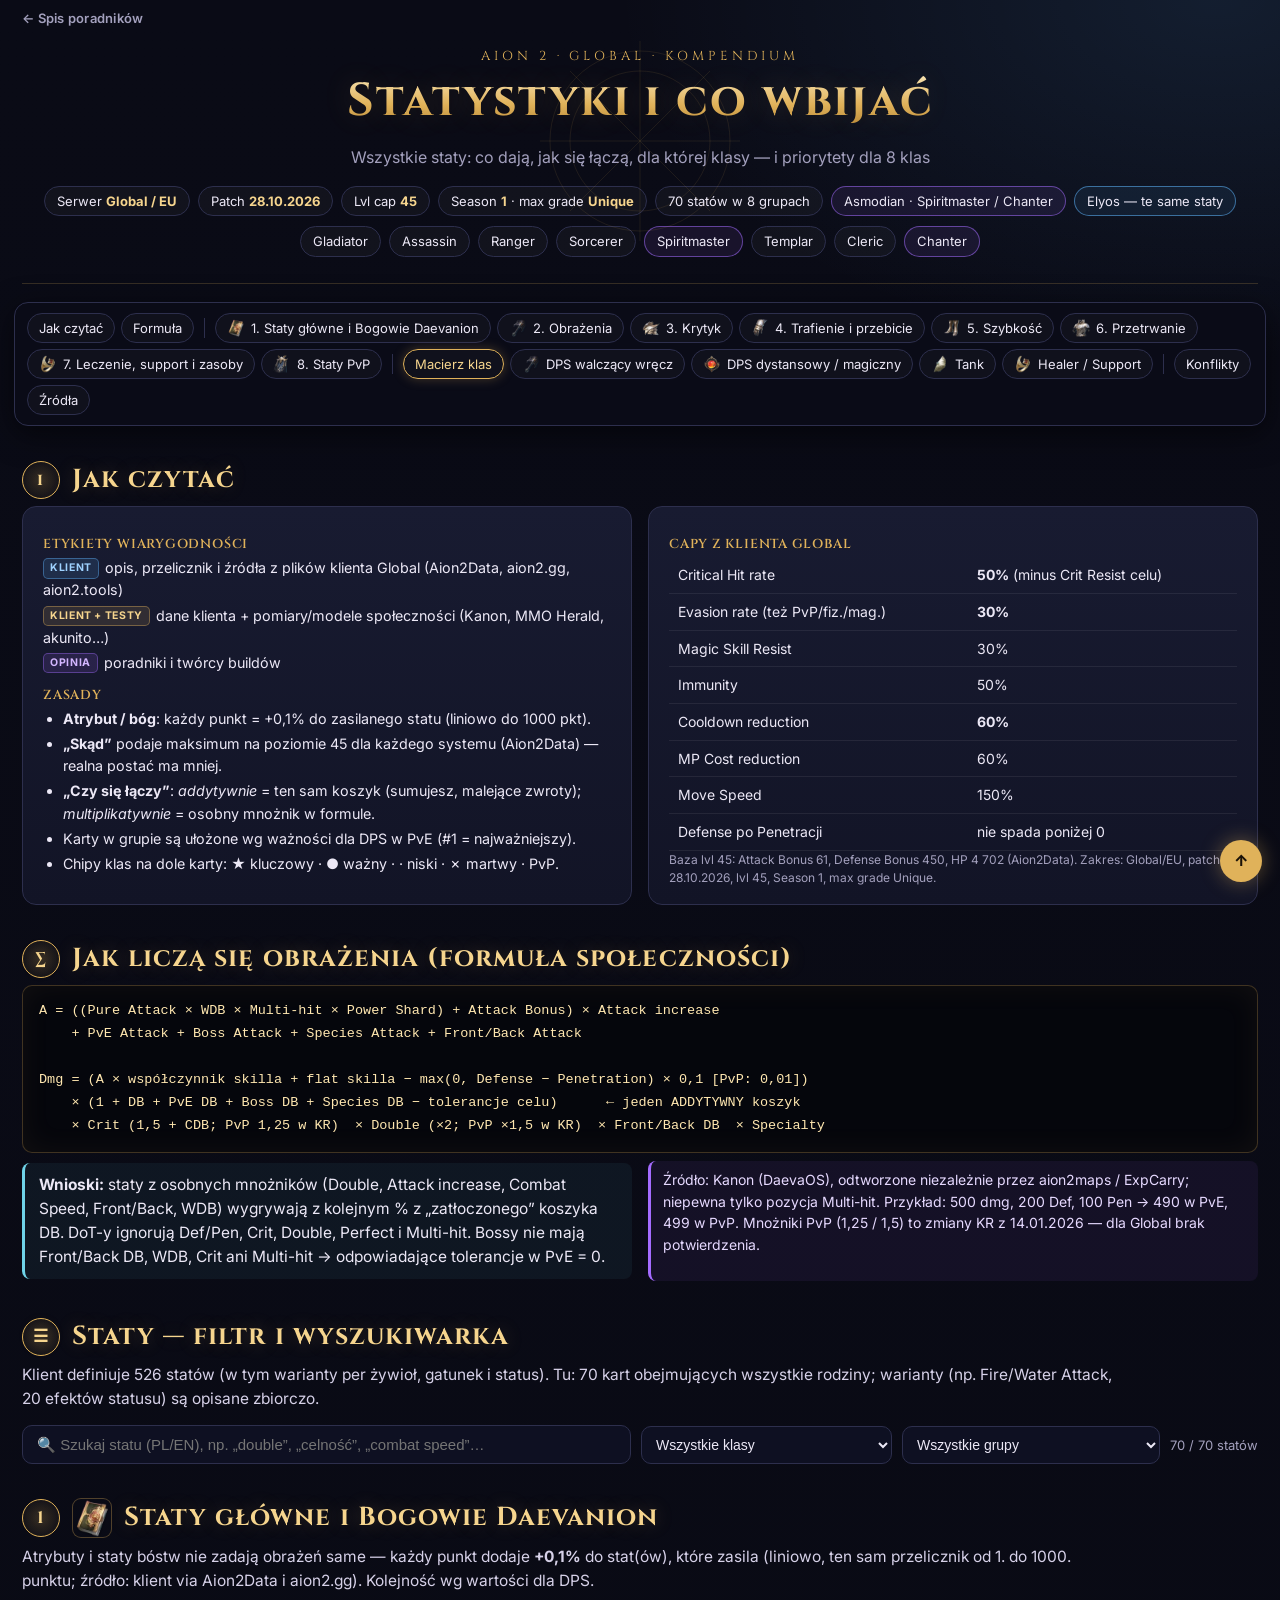
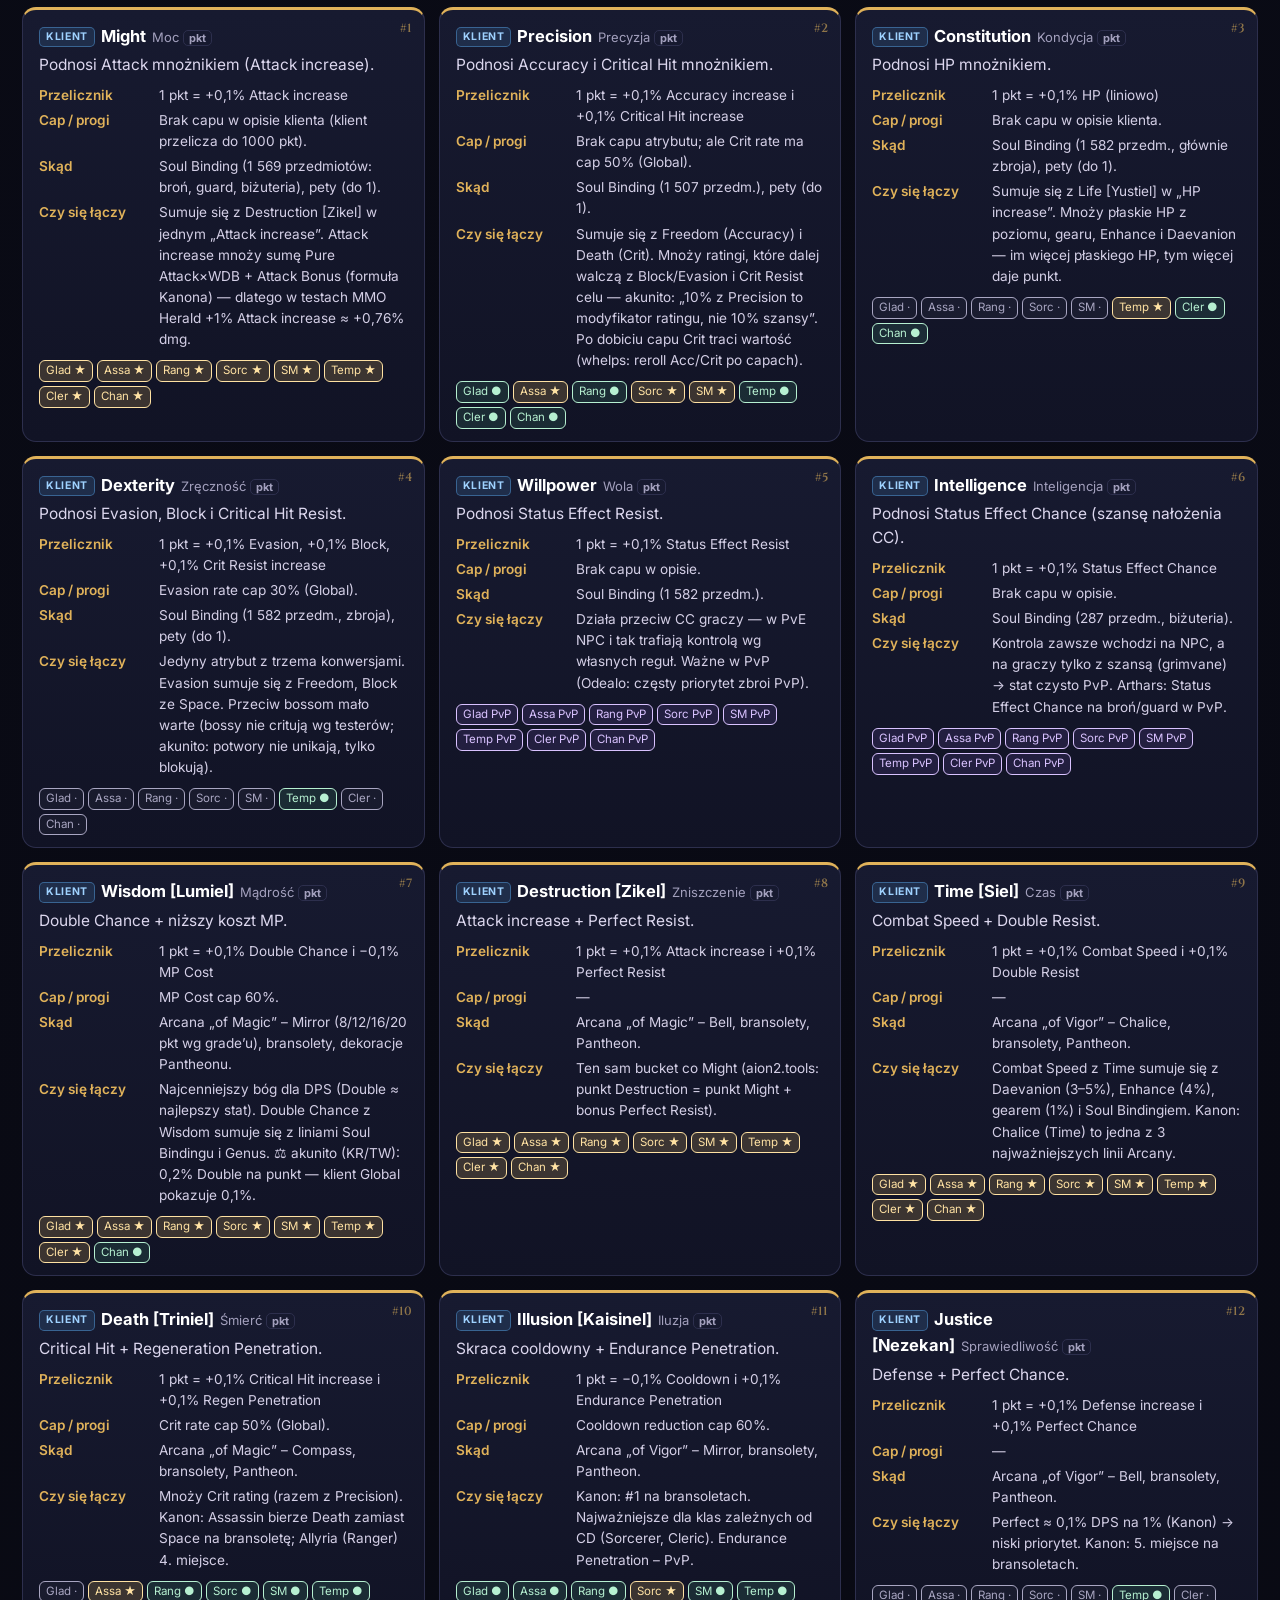
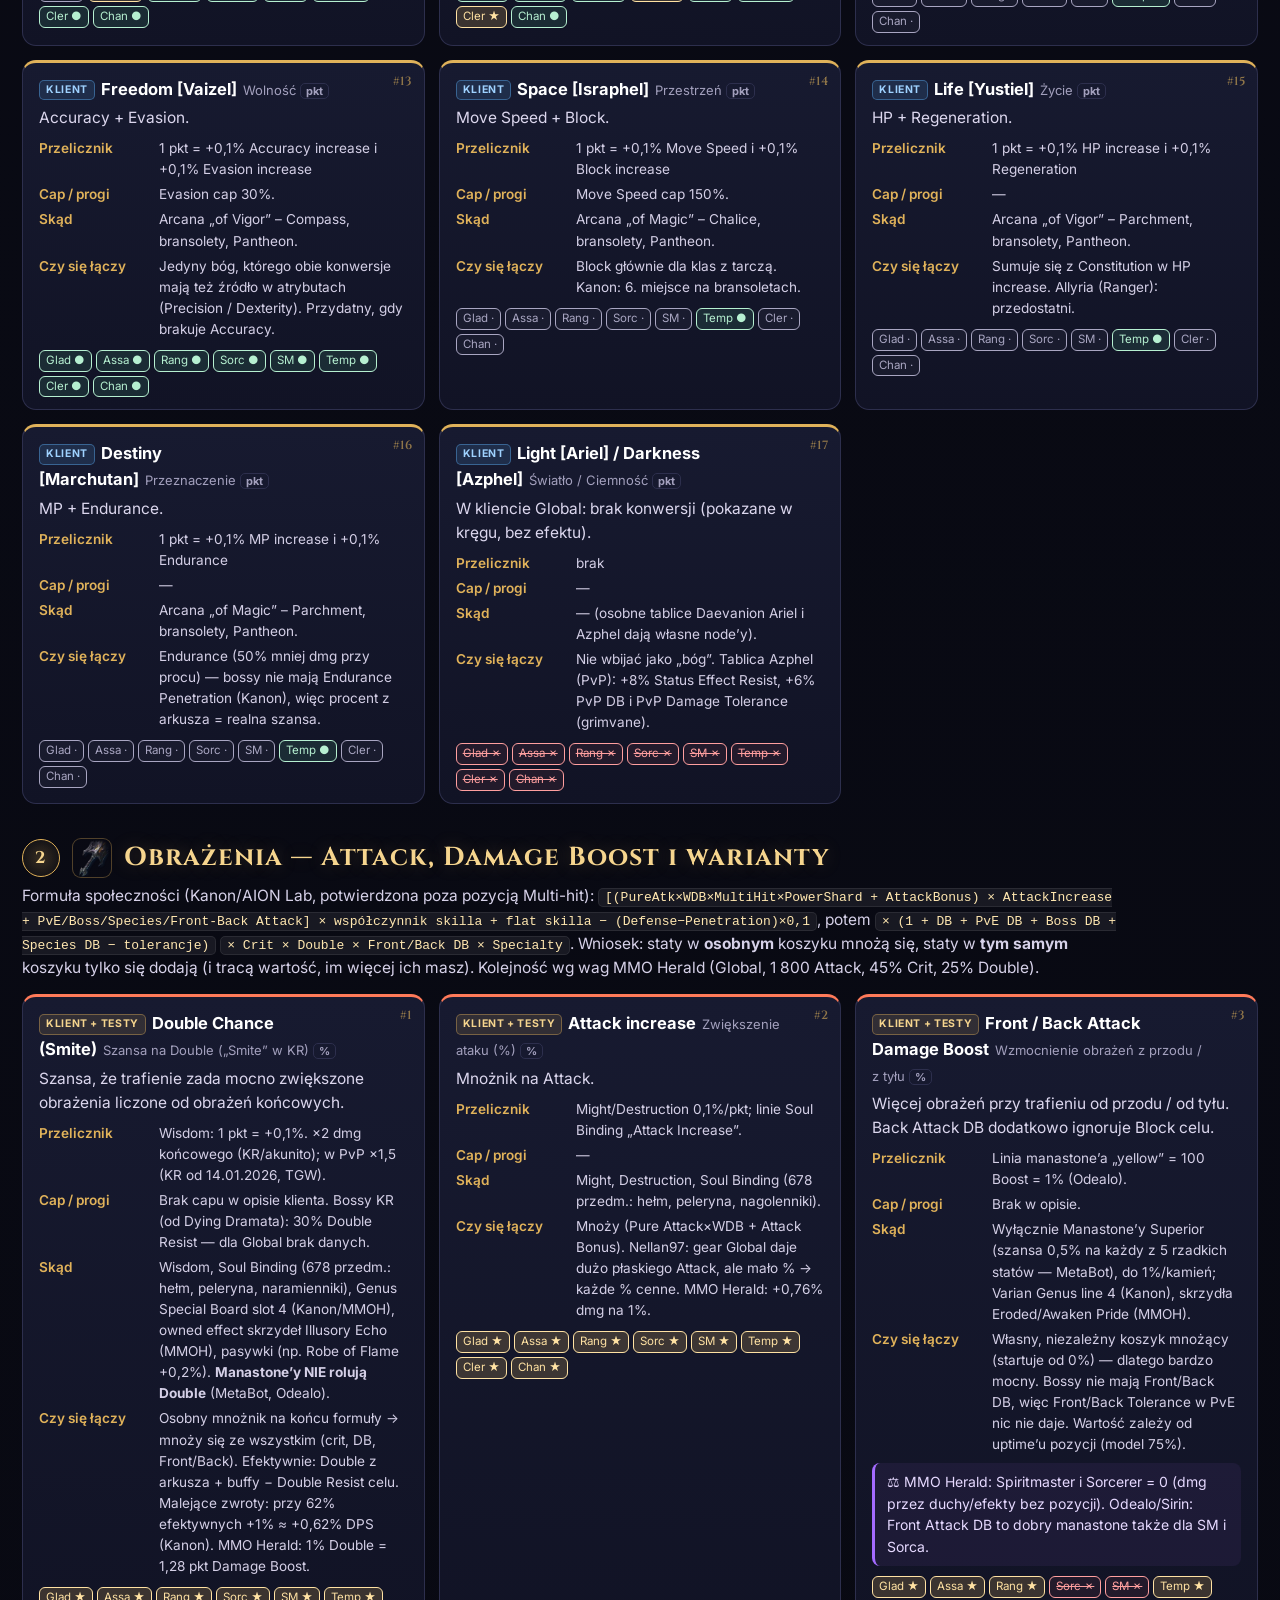
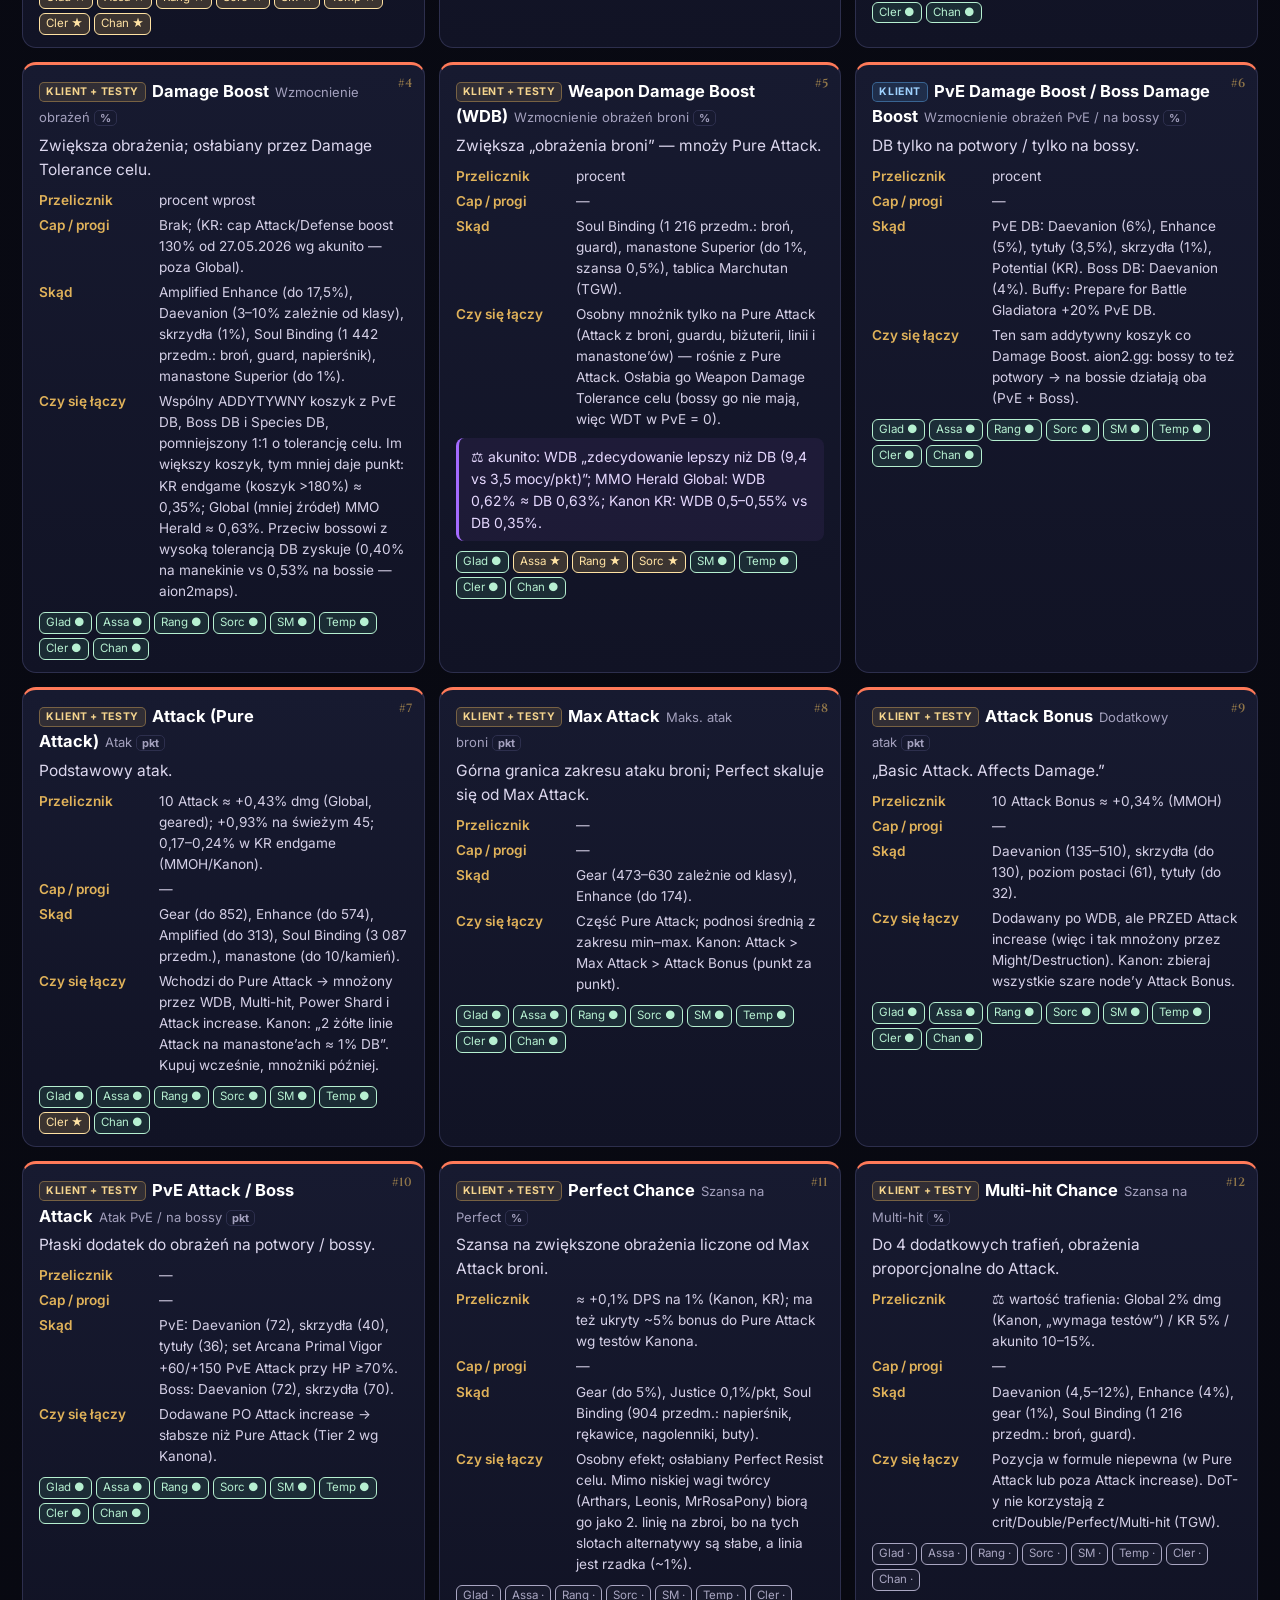
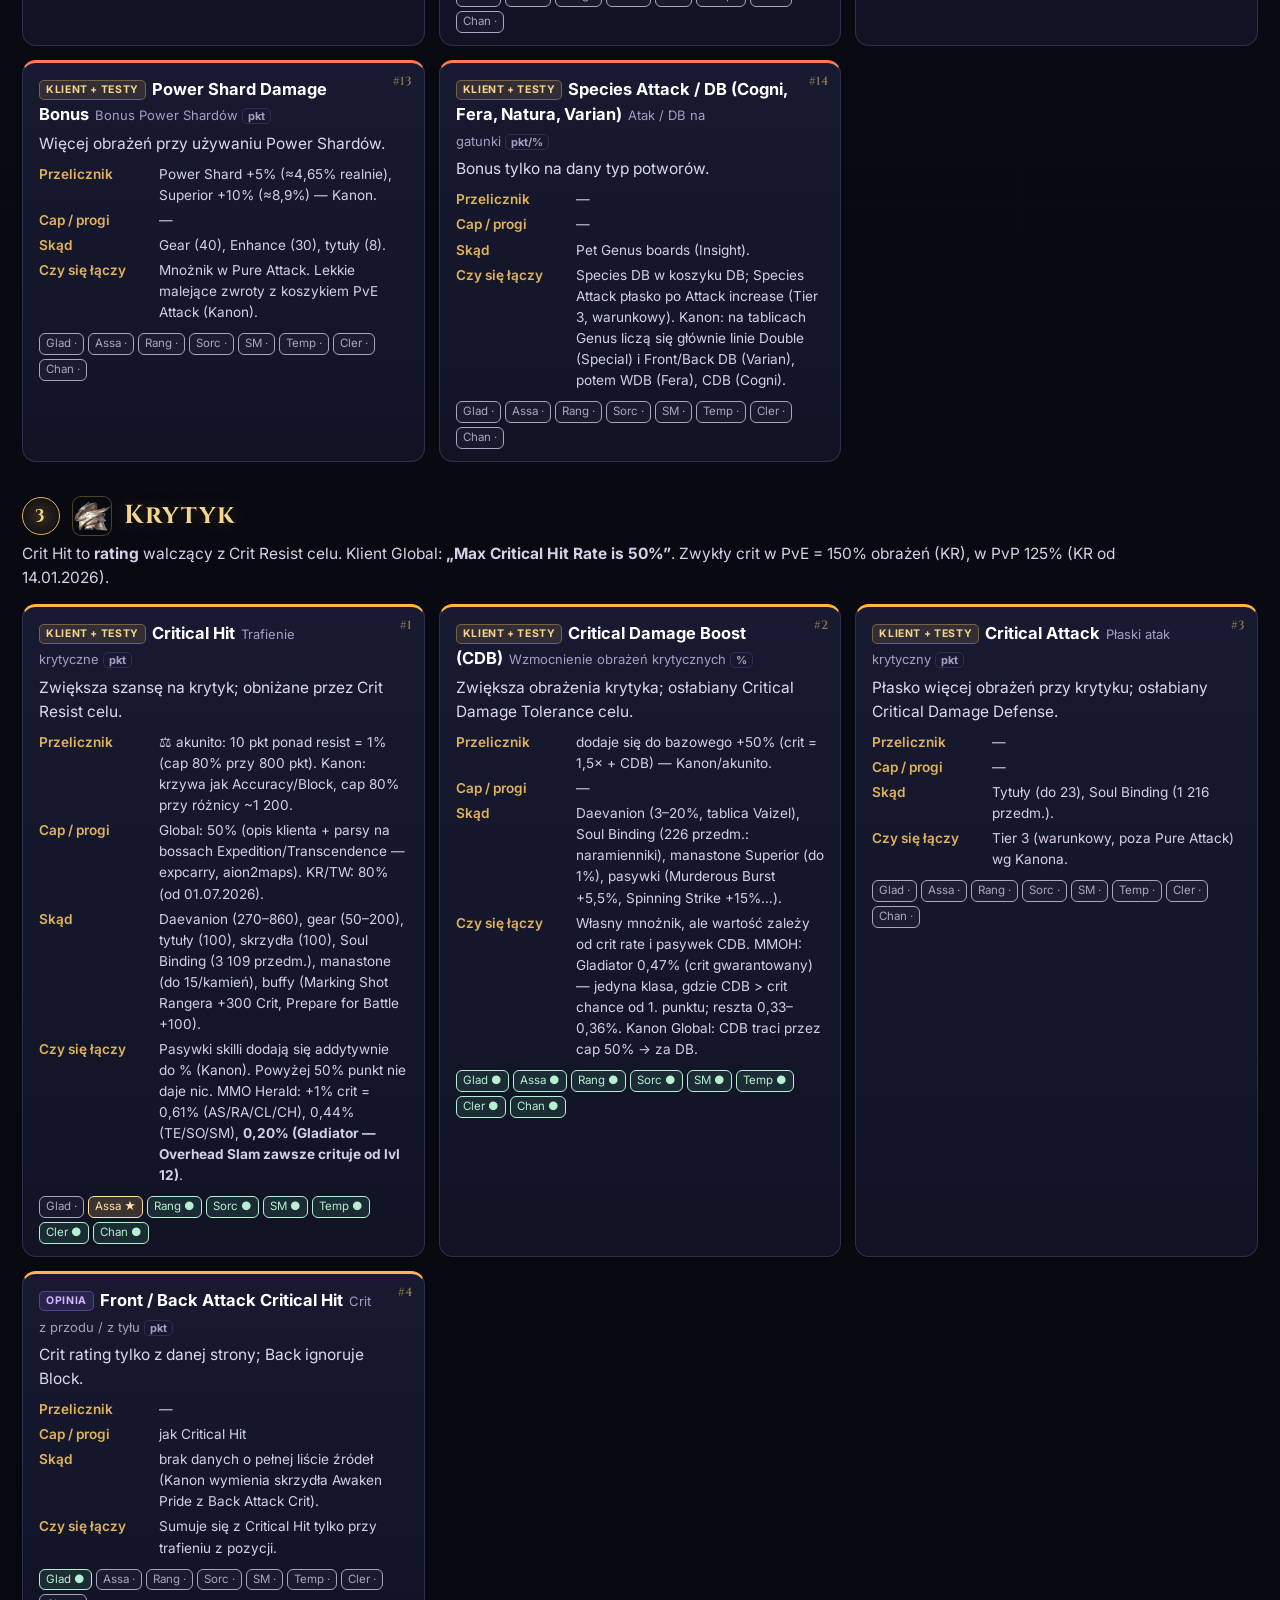
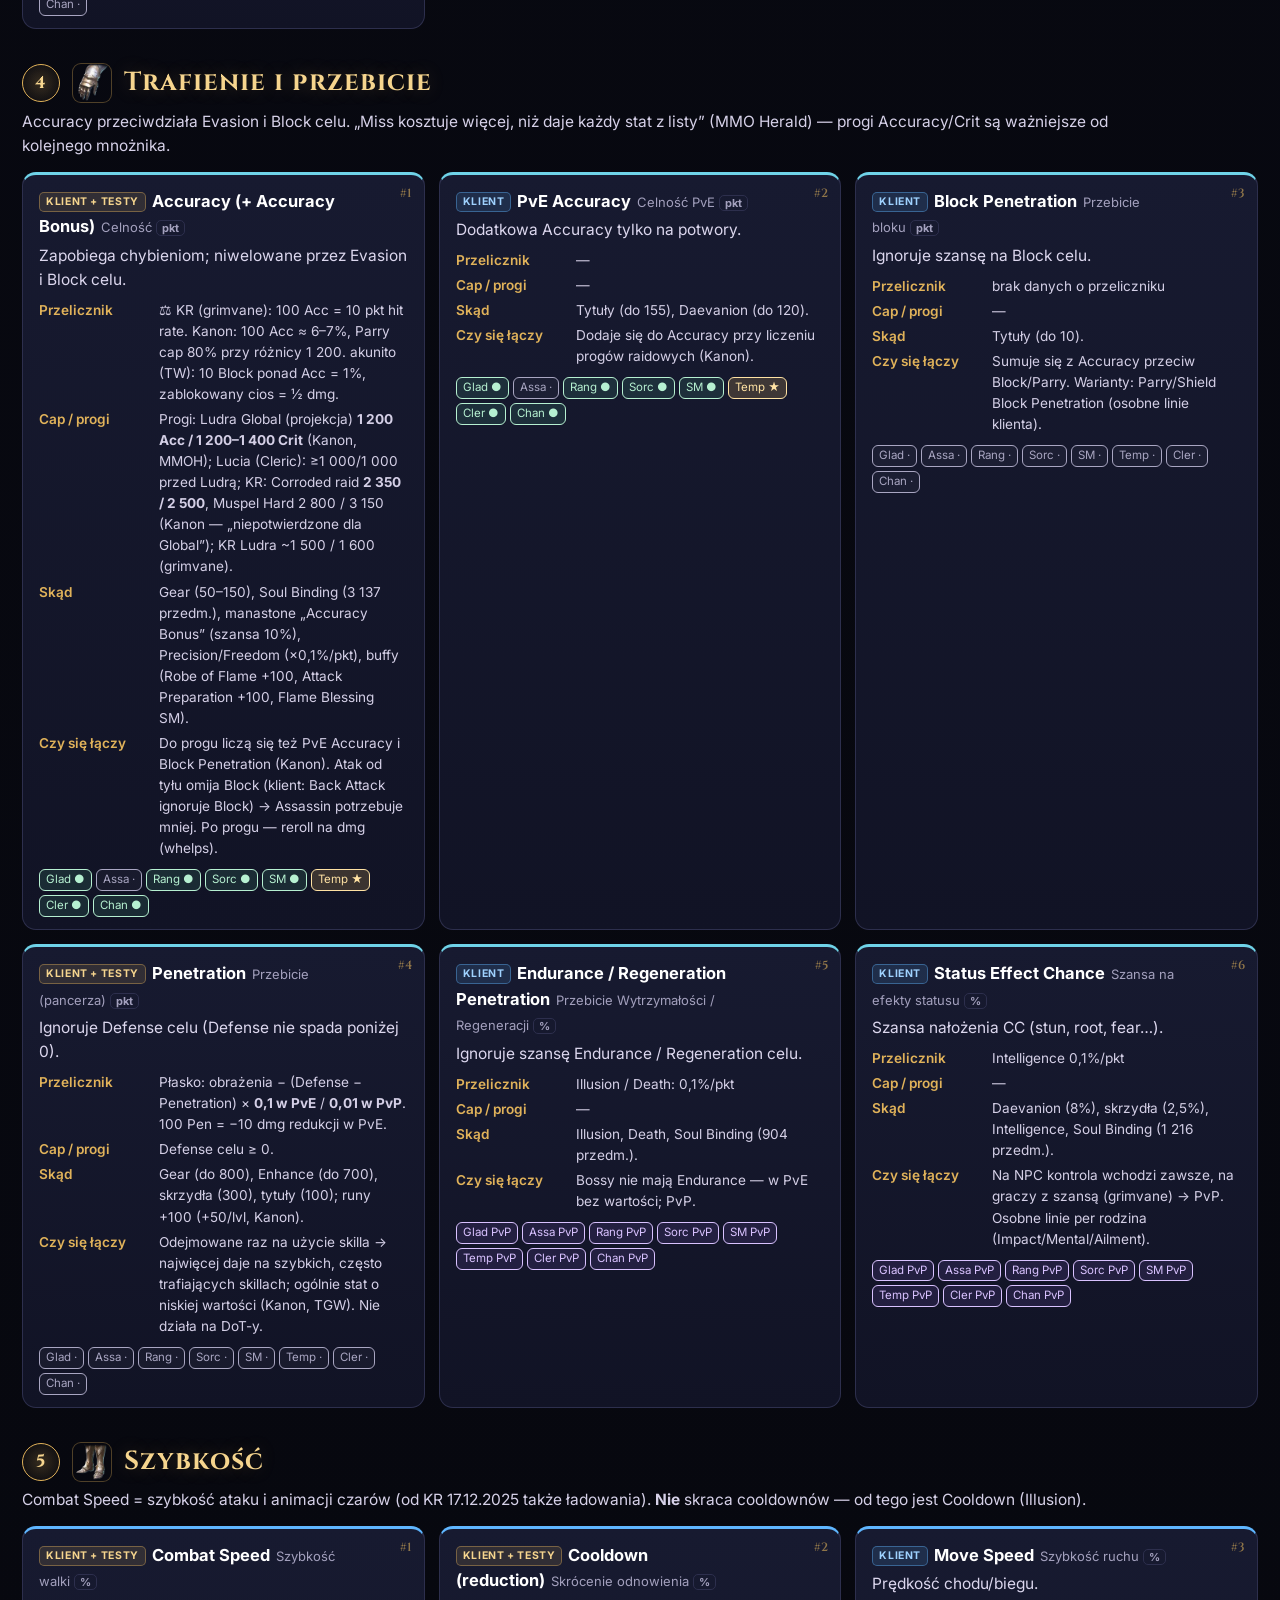
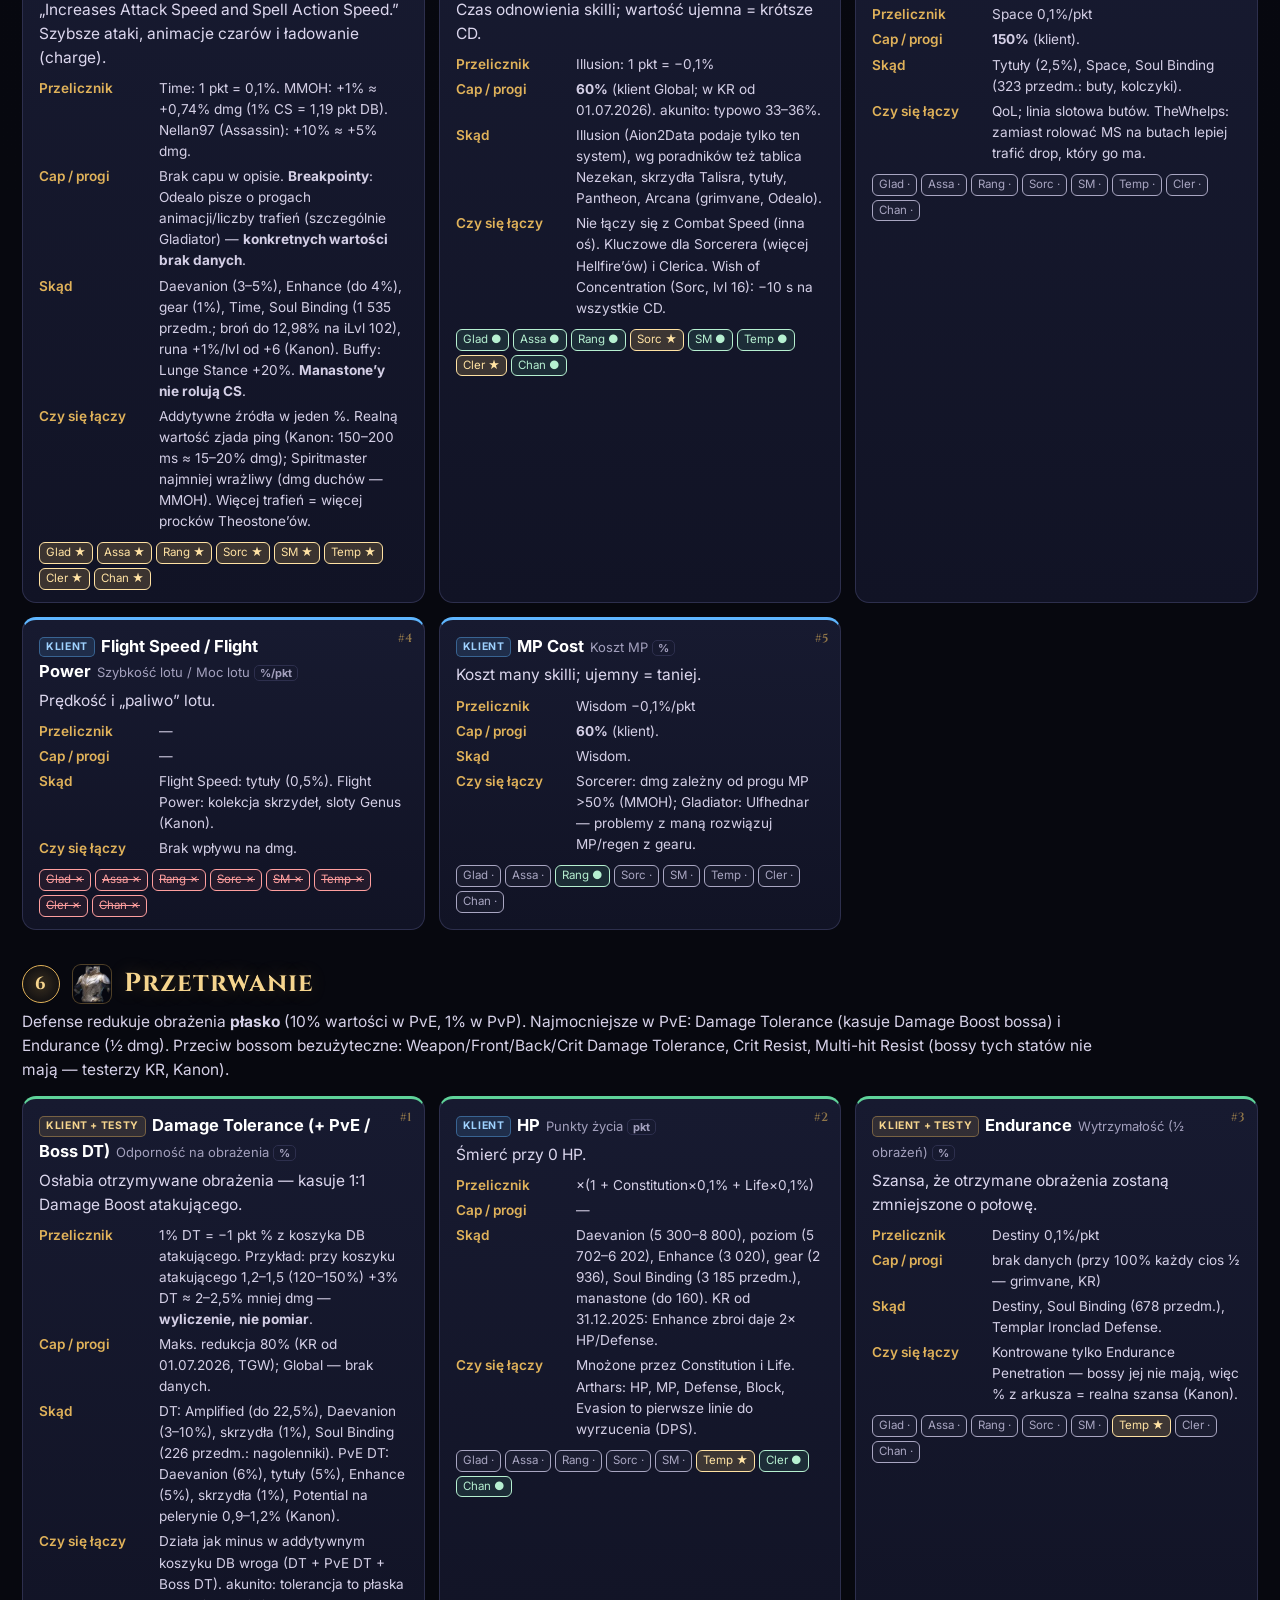
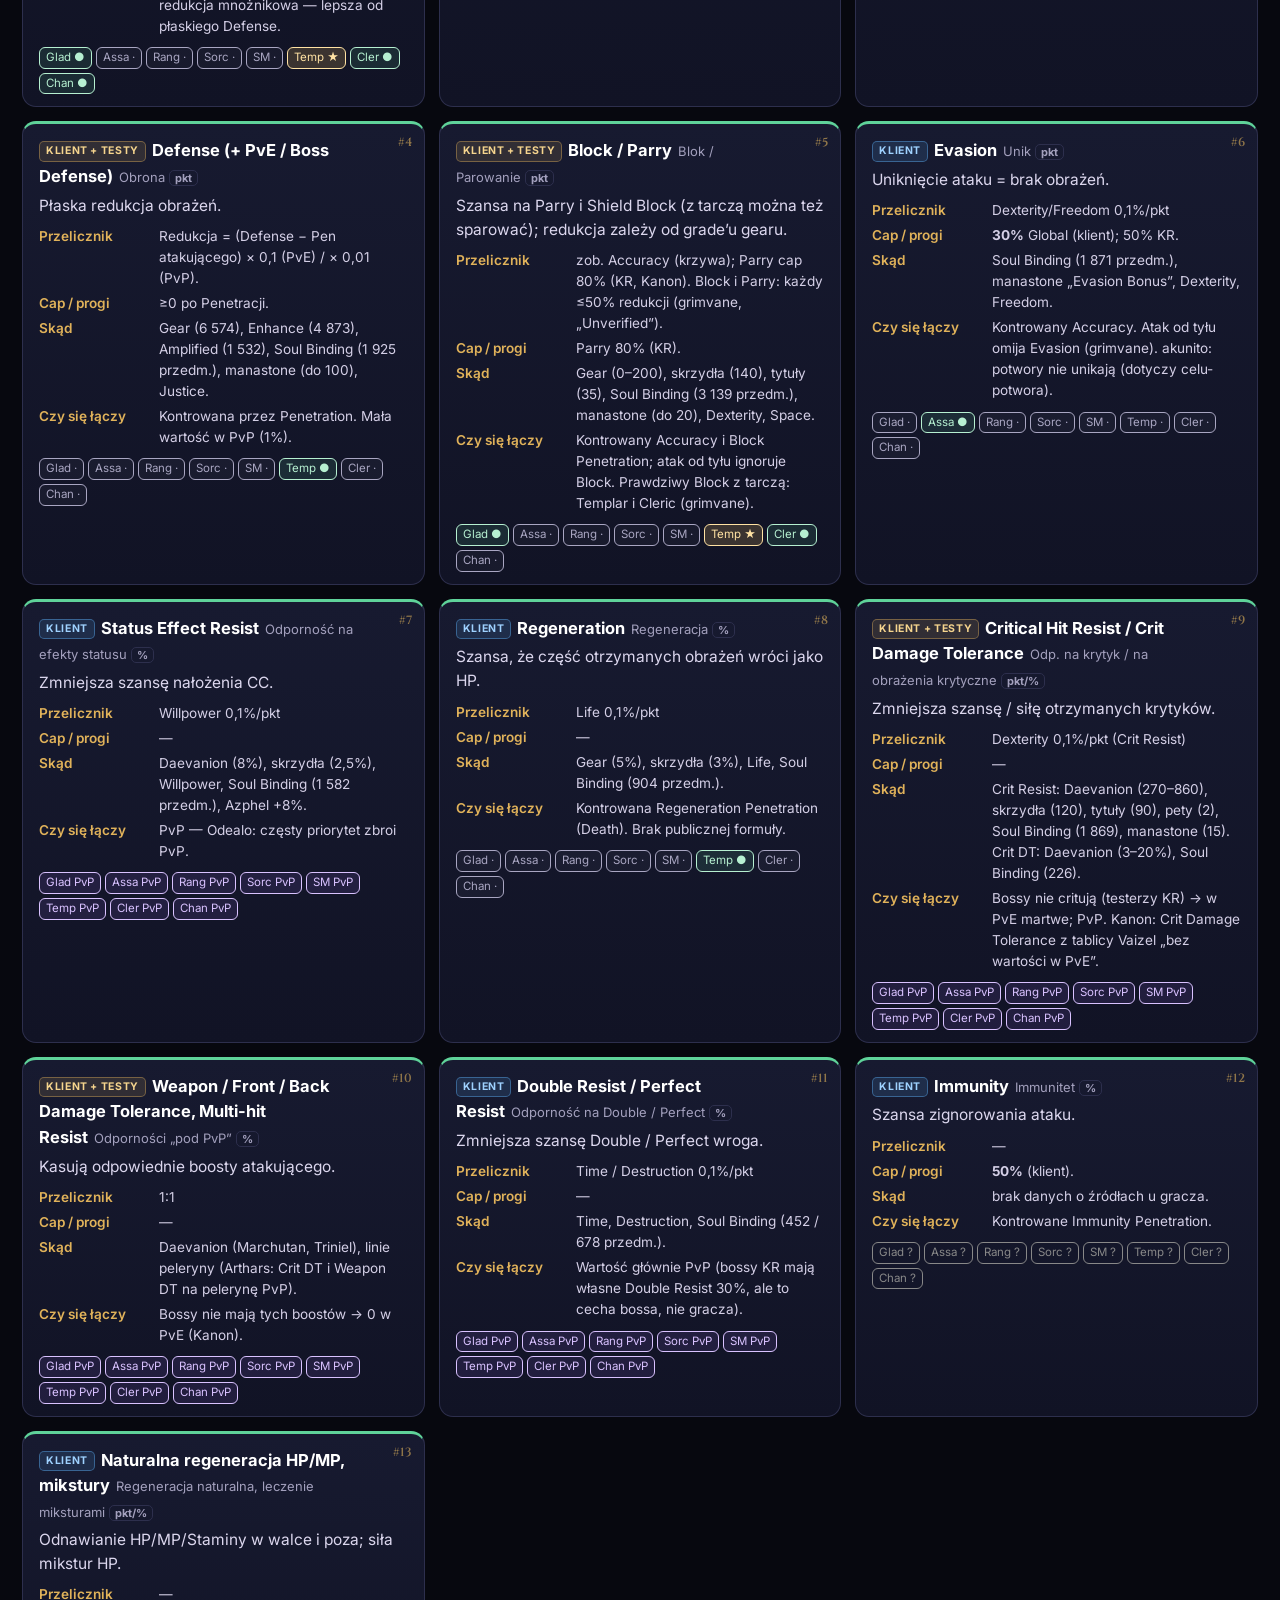
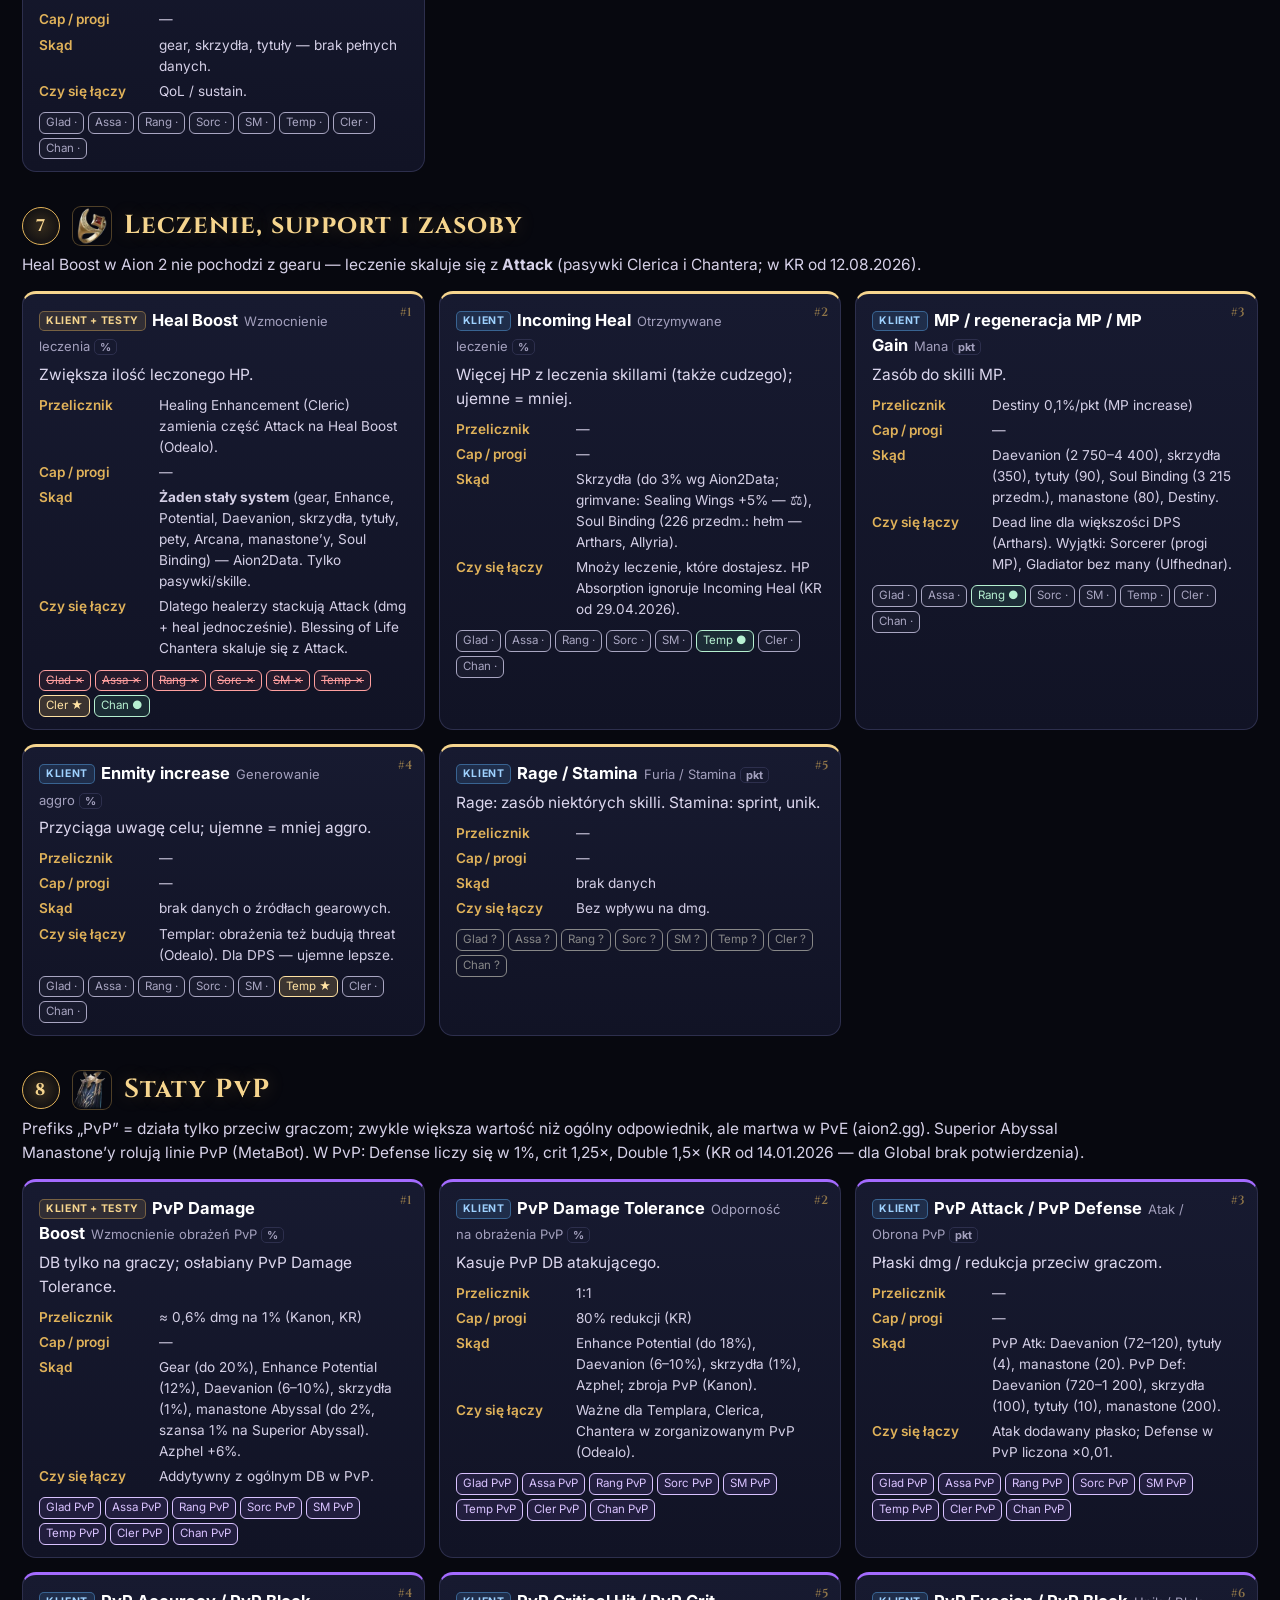
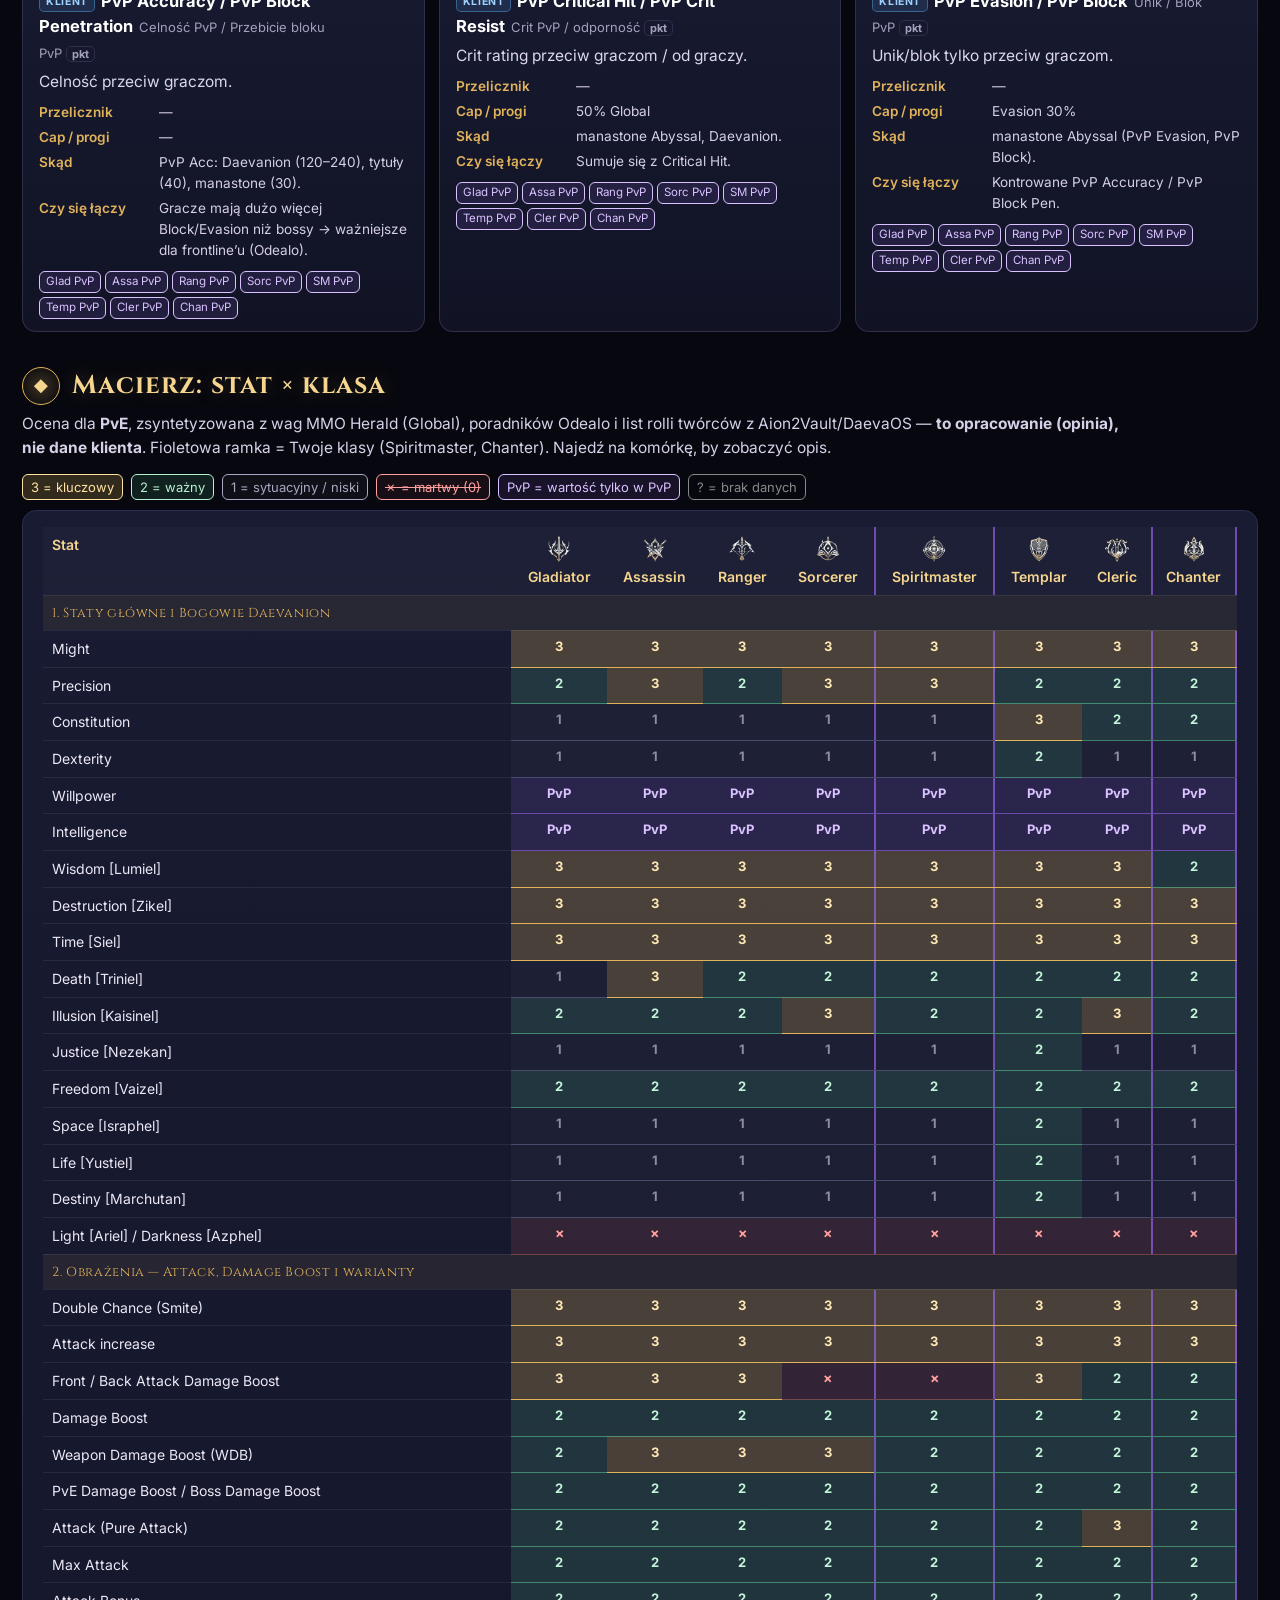
<file: poradniki/staty.html>
<!doctype html><html lang="pl"><head><meta charset="utf-8"><meta name="viewport" content="width=device-width,initial-scale=1">
<link rel="icon" href="../favicon.svg" type="image/svg+xml">
<title>Aion 2 — Kompendium statystyk (Global, S1)</title>
<link rel="preconnect" href="https://fonts.googleapis.com"><link rel="preconnect" href="https://fonts.gstatic.com" crossorigin><link href="https://fonts.googleapis.com/css2?family=Cinzel:wght@500;700&family=Inter:wght@400;600;700&display=swap" rel="stylesheet">
<style>
:root{--bg:#07080f;--bg2:#0c0e1a;--panel:#121426;--panel2:#181b31;--line:#2d2f4d;--gold:#e0b25a;--gold2:#f6d58e;--amber:#ffb547;--txt:#ece8f6;--mut:#a3a0bd;--asmo:#a46bff;--elyos:#5fb6ff;--cyan:#6fd3e8;--red:#e46a6a;--green:#5fd39a}
*{box-sizing:border-box}html{scroll-behavior:smooth;scroll-padding-top:120px}
body{margin:0;background:radial-gradient(1200px 600px at 15% -5%,#a46bff22,transparent 60%),radial-gradient(1000px 600px at 95% 0%,#5fb6ff1c,transparent 60%),linear-gradient(180deg,#0a0b16,#07080f 40%);color:var(--txt);font:15.5px/1.55 Inter,"Segoe UI",Roboto,Helvetica,Arial,sans-serif}
.wrap{max-width:1320px;margin:0 auto;padding:0 22px 80px}
h1,h2,h3,.cz{font-family:Cinzel,"Trajan Pro",Georgia,serif;letter-spacing:.04em}
header{position:relative;padding:46px 0 26px;text-align:center;border-bottom:1px solid #e0b25a33}
header:before{content:"";position:absolute;inset:0;background:url("data:image/svg+xml;utf8,<svg xmlns='http://www.w3.org/2000/svg' width='600' height='200'><g fill='none' stroke='%23e0b25a' stroke-opacity='.10'><circle cx='300' cy='100' r='90'/><circle cx='300' cy='100' r='70'/><path d='M300 0v200M200 100h200M230 30l140 140M370 30L230 170'/></g></svg>") center/600px no-repeat;pointer-events:none}
h1{margin:0;font-size:46px;font-weight:700;background:linear-gradient(180deg,#fff3cf,#e0b25a 55%,#a7782c);-webkit-background-clip:text;background-clip:text;color:transparent;text-shadow:0 0 30px #e0b25a33}
.sub{color:var(--mut);margin-top:8px;font-size:16px}
.chips{display:flex;gap:8px;justify-content:center;flex-wrap:wrap;margin-top:16px}
.chip{border:1px solid var(--line);border-radius:99px;padding:4px 12px;font-size:13px;background:#ffffff08}.chip b{color:var(--gold2)}
.chip.a{border-color:#a46bff88;background:#a46bff18}.chip.e{border-color:#5fb6ff88;background:#5fb6ff14}
nav.nav{position:sticky;top:0;z-index:20;margin:18px -8px 0;padding:10px 12px;display:flex;gap:6px;flex-wrap:wrap;align-items:center;background:#0b0c18ee;backdrop-filter:blur(6px);border:1px solid var(--line);border-radius:14px;box-shadow:0 8px 30px #0008}
nav.nav a{color:var(--txt);text-decoration:none;font-size:13px;padding:4px 11px;border:1px solid var(--line);border-radius:99px;display:flex;gap:6px;align-items:center;background:#ffffff06;white-space:nowrap}
nav.nav a:hover,nav.nav a.on{border-color:var(--gold);color:var(--gold2);box-shadow:0 0 12px #e0b25a44}
nav.nav a .ico{width:18px;height:18px}nav.nav .sep{width:1px;height:20px;background:var(--line);margin:0 4px}
section{margin-top:34px}
h2{font-size:26px;margin:0 0 6px;color:var(--gold2);display:flex;align-items:center;gap:12px;text-shadow:0 0 18px #e0b25a40}
h2 .n{display:grid;place-items:center;min-width:38px;height:38px;border-radius:50%;border:1px solid var(--gold);background:radial-gradient(circle,#e0b25a33,#0000);font-size:17px;color:var(--gold2)}
h2 .ico{width:40px;height:40px;border-radius:9px;border:1px solid #e0b25a55}
h3{color:var(--gold2);font-size:19px;margin:22px 0 10px}
.intro{color:#d6d1e8;margin:4px 0 14px;max-width:1100px}
code{background:#ffffff10;border:1px solid #ffffff14;border-radius:5px;padding:1px 6px;font-size:13px;color:#ffe7b0}
.box{border:1px solid var(--line);border-radius:14px;background:linear-gradient(180deg,var(--panel2),var(--panel));padding:16px 20px}
.info{border-left:3px solid var(--cyan);background:#6fd3e80f;padding:10px 14px;border-radius:8px;margin:10px 0}
.warn{border-left:3px solid var(--red);background:#e46a6a10;padding:10px 14px;border-radius:8px;margin:10px 0}
.cf{border-left:3px solid var(--asmo);background:#a46bff12;padding:8px 12px;border-radius:8px;margin:8px 0;font-size:14px;color:#e6d9ff}
.tools{display:flex;gap:10px;flex-wrap:wrap;align-items:center;margin-top:14px}
.tools input{flex:1;min-width:260px;background:#0e1022;border:1px solid var(--line);color:var(--txt);border-radius:10px;padding:10px 14px;font-size:15px;outline:none}
.tools input:focus{border-color:var(--gold);box-shadow:0 0 0 3px #e0b25a22}
.tools select{background:#0e1022;border:1px solid var(--line);color:var(--txt);border-radius:10px;padding:9px 10px;font-size:14px}
.tools .cnt{color:var(--mut);font-size:13px}
.grid{display:grid;grid-template-columns:repeat(auto-fill,minmax(400px,1fr));gap:14px}
.stat{position:relative;border:1px solid var(--line);border-radius:14px;background:linear-gradient(180deg,#171a30,#111325);padding:14px 16px 12px;border-top:3px solid var(--gc,#e0b25a);transition:.15s}
.stat:hover{border-color:#e0b25a77;box-shadow:0 0 22px #e0b25a1c}
.stat .rk{position:absolute;right:12px;top:10px;font:600 12px Cinzel,Georgia,serif;color:#e0b25a99}
.stat h4{margin:0 30px 2px 0;font-size:16.5px;color:#fff}.stat h4 small{font-weight:400;color:var(--mut);font-size:13px;margin-left:6px}
.stat .d{margin:4px 0 8px;color:#dcd7ee}
.stat dl{display:grid;grid-template-columns:110px 1fr;gap:4px 10px;margin:0;font-size:13.6px}
.stat dt{color:var(--gold);font-weight:600}.stat dd{margin:0;color:#d4cfe6}
.tag{display:inline-block;font-size:10.5px;font-weight:700;letter-spacing:.06em;border-radius:5px;padding:1px 6px;margin-right:6px;vertical-align:2px}
.tk{background:#5fb6ff22;color:#9fd2ff;border:1px solid #5fb6ff66}.ts{background:#e0b25a22;color:var(--gold2);border:1px solid #e0b25a66}.to{background:#a46bff22;color:#d3b6ff;border:1px solid #a46bff66}
.unit{font-size:11px;color:var(--mut);border:1px solid var(--line);border-radius:5px;padding:0 5px;margin-left:4px}
.rel{display:flex;gap:4px;flex-wrap:wrap;margin-top:10px}
.rel span{font-size:11.5px;border-radius:6px;padding:1px 6px;border:1px solid}
.r3{background:#e0b25a33;border-color:#e0b25a;color:#ffe2a3}.r2{background:#5fd39a1f;border-color:#5fd39a88;color:#b6f0d1}.r1{background:#ffffff08;border-color:#4a4b6a;color:#a9a6c2}.r0{background:#e46a6a14;border-color:#e46a6a66;color:#ff9f9f;text-decoration:line-through}.rp{background:#a46bff1c;border-color:#a46bff88;color:#d9c2ff}.rq{background:#0000;border-color:#444;color:#888}
.stat.hide{display:none}.grp.hide{display:none}
.legend{display:flex;gap:8px;flex-wrap:wrap;font-size:13px;margin:10px 0}.legend span{border:1px solid;border-radius:6px;padding:2px 8px}
table{border-collapse:collapse;width:100%;font-size:14px}
th,td{border-bottom:1px solid #ffffff12;padding:7px 9px;text-align:left;vertical-align:top}
th{color:var(--gold2);font-weight:600;background:#ffffff06}
.mx th.c{text-align:center;writing-mode:initial}.mx th .ico{width:30px;height:30px;display:block;margin:0 auto 2px}
.mx td.v{text-align:center;font-weight:700;font-size:13px;padding:5px 3px}
.mx td.v.r3{background:#e0b25a40;color:#ffe9b5}.mx td.v.r2{background:#5fd39a26;color:#c4f5da}.mx td.v.r1{background:#ffffff07;color:#8f8ca8}.mx td.v.r0{background:#e46a6a22;color:#ff9c9c;text-decoration:none}.mx td.v.rp{background:#a46bff22;color:#d9c2ff}.mx td.v.rq{color:#777}
.mx tr.gh td{background:#e0b25a14;color:var(--gold);font-family:Cinzel,Georgia,serif;font-size:13px;letter-spacing:.05em}
.mx th.me,.mx td.me{box-shadow:inset 2px 0 0 #a46bff99,inset -2px 0 0 #a46bff99}
.tw{overflow-x:auto}
.formula{font:13.5px/1.7 ui-monospace,Consolas,monospace;background:#05060c;border:1px solid #e0b25a44;border-radius:10px;padding:14px 16px;color:#ffe7b0;white-space:pre-wrap;box-shadow:inset 0 0 30px #e0b25a10}
.role{margin-top:30px;padding:10px 16px;border-radius:12px;background:linear-gradient(90deg,#e0b25a1e,#0000);border-left:4px solid var(--gold);display:flex;align-items:center;gap:12px}
.role h3{margin:0}.role .ico{width:30px;height:30px}
.tabs{display:flex;gap:8px;flex-wrap:wrap;margin:12px 0}
.tabs button{cursor:pointer;background:#ffffff08;border:1px solid var(--line);color:var(--txt);border-radius:10px;padding:6px 12px;display:flex;align-items:center;gap:8px;font:600 14px Cinzel,Georgia,serif}
.tabs button .ico{width:26px;height:26px}.tabs button.on{border-color:var(--cc);box-shadow:0 0 16px color-mix(in srgb,var(--cc) 40%,transparent);color:#fff}
.cls{border:1px solid var(--line);border-top:4px solid var(--cc);border-radius:16px;background:linear-gradient(180deg,#171a30,#101224);padding:18px 22px;margin-top:12px}
.cls.me{box-shadow:0 0 0 1px #a46bff66,0 0 30px #a46bff22}
.cls .hd{display:flex;align-items:center;gap:14px}.cls .hd .ico{width:58px;height:58px;filter:drop-shadow(0 0 10px var(--cc))}
.cls .hd h3{margin:0;font-size:24px}.me-b{font:700 11px Inter,sans-serif;color:#e6d4ff;background:#a46bff33;border:1px solid #a46bff;border-radius:99px;padding:2px 9px;margin-left:8px;vertical-align:4px}
.cols{display:grid;grid-template-columns:1fr 1fr;gap:16px}@media(max-width:980px){.cols{grid-template-columns:1fr}.grid{grid-template-columns:1fr}}
.prio{counter-reset:p;list-style:none;padding:0;margin:4px 0}.prio li{counter-increment:p;padding:5px 10px 5px 40px;position:relative;margin:4px 0;background:#ffffff07;border-radius:8px;font-size:14.3px}
.prio li:before{content:counter(p);position:absolute;left:9px;top:6px;width:22px;height:22px;border-radius:50%;background:linear-gradient(180deg,#f6d58e,#c9933a);color:#1a1208;font-weight:800;font-size:12.5px;display:grid;place-items:center}
.prio li i{color:var(--mut);font-style:normal;font-size:13px}
ul.l{margin:4px 0;padding-left:20px}ul.l li{margin:3px 0;font-size:14.3px}
.k4{font:600 13px Cinzel,Georgia,serif;color:var(--gold);letter-spacing:.06em;margin:12px 0 4px;text-transform:uppercase}
.src{font-size:12px;color:var(--mut)}
ol.srcs{columns:2;column-gap:30px;font-size:13.5px}ol.srcs li{break-inside:avoid;margin:3px 0}ol.srcs a{color:#9fd2ff}
a{color:#9fd2ff}
.cft td:first-child{color:var(--gold2);font-weight:600;white-space:nowrap}
.top{position:fixed;right:18px;bottom:18px;background:#e0b25a;color:#1a1208;border-radius:50%;width:42px;height:42px;display:grid;place-items:center;text-decoration:none;font-weight:800;box-shadow:0 0 20px #e0b25a66}
footer{margin-top:40px;color:var(--mut);font-size:13px;text-align:center}
.ico{display:inline-block;background:center/contain no-repeat;width:24px;height:24px;flex:none;vertical-align:middle}.i-Templar{background-image:url([data-uri])}.i-should{background-image:url([data-uri])}.i-w_gl{background-image:url([data-uri])}.i-guard{background-image:url([data-uri])}.i-w_sm{background-image:url([data-uri])}.i-torso{background-image:url([data-uri])}.i-c_ch{background-image:url([data-uri])}.i-gloves{background-image:url([data-uri])}.i-boots{background-image:url([data-uri])}.i-soulbind{background-image:url([data-uri])}.i-c_sm{background-image:url([data-uri])}.i-cape{background-image:url([data-uri])}.i-Ranger{background-image:url([data-uri])}.i-Assassin{background-image:url([data-uri])}.i-ring{background-image:url([data-uri])}.i-Gladiator{background-image:url([data-uri])}.i-Sorcerer{background-image:url([data-uri])}.i-Cleric{background-image:url([data-uri])}.home{position:absolute;z-index:2;left:0;top:12px;font:600 13px/1 Inter,"Segoe UI",sans-serif;color:var(--mut);text-decoration:none;letter-spacing:.02em}.home:hover{color:var(--gold2)}</style></head><body><div class="wrap">
<header><a class="home" href="../index.html">← Spis poradników</a><div class="cz" style="color:#e0b25a;letter-spacing:.3em;font-size:13px">AION 2 · GLOBAL · KOMPENDIUM</div><h1>Statystyki i co wbijać</h1>
<div class="sub">Wszystkie staty: co dają, jak się łączą, dla której klasy — i priorytety dla 8 klas</div>
<div class="chips"><span class="chip">Serwer <b>Global / EU</b></span><span class="chip">Patch <b>28.10.2026</b></span><span class="chip">Lvl cap <b>45</b></span><span class="chip">Season <b>1</b> · max grade <b>Unique</b></span><span class="chip">70 statów w 8 grupach</span><span class="chip a">Asmodian · Spiritmaster / Chanter</span><span class="chip e">Elyos — te same staty</span></div><div class="chips" style="margin-top:10px"><a class="chip" style="text-decoration:none;color:inherit" href="#cls-gl">Gladiator</a><a class="chip" style="text-decoration:none;color:inherit" href="#cls-as">Assassin</a><a class="chip" style="text-decoration:none;color:inherit" href="#cls-ra">Ranger</a><a class="chip" style="text-decoration:none;color:inherit" href="#cls-so">Sorcerer</a><a class="chip a" style="text-decoration:none;color:inherit" href="#cls-sm">Spiritmaster</a><a class="chip" style="text-decoration:none;color:inherit" href="#cls-te">Templar</a><a class="chip" style="text-decoration:none;color:inherit" href="#cls-cl">Cleric</a><a class="chip a" style="text-decoration:none;color:inherit" href="#cls-ch">Chanter</a></div></header>
<nav class="nav"><a href="#jak">Jak czytać</a><a href="#formula">Formuła</a><span class="sep"></span><a href="#g-main"><i class="ico i-soulbind" title="soulbind"></i>1. Staty główne i Bogowie Daevanion</a><a href="#g-dmg"><i class="ico i-w_gl" title="w_gl"></i>2. Obrażenia</a><a href="#g-crit"><i class="ico i-should" title="should"></i>3. Krytyk</a><a href="#g-hit"><i class="ico i-gloves" title="gloves"></i>4. Trafienie i przebicie</a><a href="#g-speed"><i class="ico i-boots" title="boots"></i>5. Szybkość</a><a href="#g-def"><i class="ico i-torso" title="torso"></i>6. Przetrwanie</a><a href="#g-heal"><i class="ico i-ring" title="ring"></i>7. Leczenie, support i zasoby</a><a href="#g-pvp"><i class="ico i-cape" title="cape"></i>8. Staty PvP</a><span class="sep"></span><a href="#macierz">Macierz klas</a><a href="#role-melee"><i class="ico i-w_gl" title="w_gl"></i>DPS walczący wręcz</a><a href="#role-ranged"><i class="ico i-w_sm" title="w_sm"></i>DPS dystansowy / magiczny</a><a href="#role-tank"><i class="ico i-guard" title="guard"></i>Tank</a><a href="#role-support"><i class="ico i-ring" title="ring"></i>Healer / Support</a><span class="sep"></span><a href="#konflikty">Konflikty</a><a href="#zrodla">Źródła</a></nav>
<section id="jak"><h2><span class="n">i</span>Jak czytać</h2><div class="cols"><div class="box">
<div class="k4">Etykiety wiarygodności</div><ul class="l" style="list-style:none;padding-left:0"><li><span class="tag tk">KLIENT</span>opis, przelicznik i źródła z plików klienta Global (Aion2Data, aion2.gg, aion2.tools)</li><li><span class="tag ts">KLIENT + TESTY</span>dane klienta + pomiary/modele społeczności (Kanon, MMO Herald, akunito…)</li><li><span class="tag to">OPINIA</span>poradniki i twórcy buildów</li></ul><div class="k4">Zasady</div>
<ul class="l"><li><b>Atrybut / bóg</b>: każdy punkt = +0,1% do zasilanego statu (liniowo do 1000 pkt).</li><li><b>„Skąd”</b> podaje maksimum na poziomie 45 dla każdego systemu (Aion2Data) — realna postać ma mniej.</li><li><b>„Czy się łączy”</b>: <i>addytywnie</i> = ten sam koszyk (sumujesz, malejące zwroty); <i>multiplikatywnie</i> = osobny mnożnik w formule.</li><li>Karty w grupie są ułożone wg ważności dla DPS w PvE (#1 = najważniejszy).</li><li>Chipy klas na dole karty: ★ kluczowy · ● ważny · · niski · ✗ martwy · PvP.</li></ul></div>
<div class="box"><div class="k4">Capy z klienta Global</div><table><tbody><tr><td>Critical Hit rate</td><td><b>50%</b> (minus Crit Resist celu)</td></tr><tr><td>Evasion rate (też PvP/fiz./mag.)</td><td><b>30%</b></td></tr><tr><td>Magic Skill Resist</td><td>30%</td></tr><tr><td>Immunity</td><td>50%</td></tr><tr><td>Cooldown reduction</td><td><b>60%</b></td></tr><tr><td>MP Cost reduction</td><td>60%</td></tr><tr><td>Move Speed</td><td>150%</td></tr><tr><td>Defense po Penetracji</td><td>nie spada poniżej 0</td></tr></tbody></table>
<div class="src">Baza lvl 45: Attack Bonus 61, Defense Bonus 450, HP 4 702 (Aion2Data). Zakres: Global/EU, patch 28.10.2026, lvl 45, Season 1, max grade Unique.</div></div></div></section><section id="formula"><h2><span class="n">∑</span>Jak liczą się obrażenia (formuła społeczności)</h2>
<div class="formula">A = ((Pure Attack × WDB × Multi-hit × Power Shard) + Attack Bonus) × Attack increase
    + PvE Attack + Boss Attack + Species Attack + Front/Back Attack

Dmg = (A × współczynnik skilla + flat skilla − max(0, Defense − Penetration) × 0,1 [PvP: 0,01])
    × (1 + DB + PvE DB + Boss DB + Species DB − tolerancje celu)      ← jeden ADDYTYWNY koszyk
    × Crit (1,5 + CDB; PvP 1,25 w KR)  × Double (×2; PvP ×1,5 w KR)  × Front/Back DB  × Specialty</div>
<div class="cols"><div class="info"><b>Wnioski:</b> staty z osobnych mnożników (Double, Attack increase, Combat Speed, Front/Back, WDB) wygrywają z kolejnym % z „zatłoczonego” koszyka DB. DoT-y ignorują Def/Pen, Crit, Double, Perfect i Multi-hit. Bossy nie mają Front/Back DB, WDB, Crit ani Multi-hit → odpowiadające tolerancje w PvE = 0.</div>
<div class="cf">Źródło: Kanon (DaevaOS), odtworzone niezależnie przez aion2maps / ExpCarry; niepewna tylko pozycja Multi-hit. Przykład: 500 dmg, 200 Def, 100 Pen → 490 w PvE, 499 w PvP. Mnożniki PvP (1,25 / 1,5) to zmiany KR z 14.01.2026 — dla Global brak potwierdzenia.</div></div></section>
<section id="staty" style="margin-top:28px"><h2><span class="n">☰</span>Staty — filtr i wyszukiwarka</h2><div class="intro">Klient definiuje 526 statów (w tym warianty per żywioł, gatunek i status). Tu: 70 kart obejmujących wszystkie rodziny; warianty (np. Fire/Water Attack, 20 efektów statusu) są opisane zbiorczo.</div><div class="tools"><input id="q" placeholder="🔍 Szukaj statu (PL/EN), np. „double”, „celność”, „combat speed”…"><select id="cf"><option value="">Wszystkie klasy</option><option value="gl">Gladiator — tylko ważne (★/●)</option><option value="as">Assassin — tylko ważne (★/●)</option><option value="ra">Ranger — tylko ważne (★/●)</option><option value="so">Sorcerer — tylko ważne (★/●)</option><option value="sm">Spiritmaster — tylko ważne (★/●)</option><option value="te">Templar — tylko ważne (★/●)</option><option value="cl">Cleric — tylko ważne (★/●)</option><option value="ch">Chanter — tylko ważne (★/●)</option></select><select id="gf"><option value="">Wszystkie grupy</option><option value="g-main">Staty główne i Bogowie Daevanion</option><option value="g-dmg">Obrażenia</option><option value="g-crit">Krytyk</option><option value="g-hit">Trafienie i przebicie</option><option value="g-speed">Szybkość</option><option value="g-def">Przetrwanie</option><option value="g-heal">Leczenie, support i zasoby</option><option value="g-pvp">Staty PvP</option></select><span class="cnt" id="cnt"></span></div></section>
<section class="grp" id="g-main"><h2><span class="n">1</span><i class="ico i-soulbind" title="soulbind"></i>Staty główne i Bogowie Daevanion</h2><div class="intro">Atrybuty i staty bóstw nie zadają obrażeń same — każdy punkt dodaje <b>+0,1%</b> do stat(ów), które zasila (liniowo, ten sam przelicznik od 1. do 1000. punktu; źródło: klient via Aion2Data i aion2.gg). Kolejność wg wartości dla DPS.</div><div class="grid"><div class="stat" style="--gc:#e0b25a" data-q="might moc podnosi attack mnożnikiem (attack increase). soul binding (1 569 przedmiotów: broń, guard, biżuteria), pety (do 1)." data-rel="gl3 as3 ra3 so3 sm3 te3 cl3 ch3">
<span class="rk">#1</span><h4><span class="tag tk" title="Opis, przelicznik i źródła z plików klienta Global (Aion2Data / aion2.gg)">KLIENT</span>Might<small>Moc</small><span class="unit">pkt</span></h4>
<div class="d">Podnosi Attack mnożnikiem (Attack increase).</div><dl><dt>Przelicznik</dt><dd>1 pkt = +0,1% Attack increase</dd><dt>Cap / progi</dt><dd>Brak capu w opisie klienta (klient przelicza do 1000 pkt).</dd><dt>Skąd</dt><dd>Soul Binding (1 569 przedmiotów: broń, guard, biżuteria), pety (do 1).</dd><dt>Czy się łączy</dt><dd>Sumuje się z Destruction [Zikel] w jednym „Attack increase”. Attack increase mnoży sumę Pure Attack×WDB + Attack Bonus (formuła Kanona) — dlatego w testach MMO Herald +1% Attack increase ≈ +0,76% dmg.</dd></dl><div class="rel"><span class="r3" title="Gladiator: Kluczowy">Glad ★</span><span class="r3" title="Assassin: Kluczowy">Assa ★</span><span class="r3" title="Ranger: Kluczowy">Rang ★</span><span class="r3" title="Sorcerer: Kluczowy">Sorc ★</span><span class="r3" title="Spiritmaster: Kluczowy">SM ★</span><span class="r3" title="Templar: Kluczowy">Temp ★</span><span class="r3" title="Cleric: Kluczowy">Cler ★</span><span class="r3" title="Chanter: Kluczowy">Chan ★</span></div></div><div class="stat" style="--gc:#e0b25a" data-q="precision precyzja podnosi accuracy i critical hit mnożnikiem. soul binding (1 507 przedm.), pety (do 1)." data-rel="gl2 as3 ra2 so3 sm3 te2 cl2 ch2">
<span class="rk">#2</span><h4><span class="tag tk" title="Opis, przelicznik i źródła z plików klienta Global (Aion2Data / aion2.gg)">KLIENT</span>Precision<small>Precyzja</small><span class="unit">pkt</span></h4>
<div class="d">Podnosi Accuracy i Critical Hit mnożnikiem.</div><dl><dt>Przelicznik</dt><dd>1 pkt = +0,1% Accuracy increase i +0,1% Critical Hit increase</dd><dt>Cap / progi</dt><dd>Brak capu atrybutu; ale Crit rate ma cap 50% (Global).</dd><dt>Skąd</dt><dd>Soul Binding (1 507 przedm.), pety (do 1).</dd><dt>Czy się łączy</dt><dd>Sumuje się z Freedom (Accuracy) i Death (Crit). Mnoży ratingi, które dalej walczą z Block/Evasion i Crit Resist celu — akunito: „10% z Precision to modyfikator ratingu, nie 10% szansy”. Po dobiciu capu Crit traci wartość (whelps: reroll Acc/Crit po capach).</dd></dl><div class="rel"><span class="r2" title="Gladiator: Ważny">Glad ●</span><span class="r3" title="Assassin: Kluczowy">Assa ★</span><span class="r2" title="Ranger: Ważny">Rang ●</span><span class="r3" title="Sorcerer: Kluczowy">Sorc ★</span><span class="r3" title="Spiritmaster: Kluczowy">SM ★</span><span class="r2" title="Templar: Ważny">Temp ●</span><span class="r2" title="Cleric: Ważny">Cler ●</span><span class="r2" title="Chanter: Ważny">Chan ●</span></div></div><div class="stat" style="--gc:#e0b25a" data-q="constitution kondycja podnosi hp mnożnikiem. soul binding (1 582 przedm., głównie zbroja), pety (do 1)." data-rel="gl1 as1 ra1 so1 sm1 te3 cl2 ch2">
<span class="rk">#3</span><h4><span class="tag tk" title="Opis, przelicznik i źródła z plików klienta Global (Aion2Data / aion2.gg)">KLIENT</span>Constitution<small>Kondycja</small><span class="unit">pkt</span></h4>
<div class="d">Podnosi HP mnożnikiem.</div><dl><dt>Przelicznik</dt><dd>1 pkt = +0,1% HP (liniowo)</dd><dt>Cap / progi</dt><dd>Brak capu w opisie klienta.</dd><dt>Skąd</dt><dd>Soul Binding (1 582 przedm., głównie zbroja), pety (do 1).</dd><dt>Czy się łączy</dt><dd>Sumuje się z Life [Yustiel] w „HP increase”. Mnoży płaskie HP z poziomu, gearu, Enhance i Daevanion — im więcej płaskiego HP, tym więcej daje punkt.</dd></dl><div class="rel"><span class="r1" title="Gladiator: Sytuacyjny / niski">Glad ·</span><span class="r1" title="Assassin: Sytuacyjny / niski">Assa ·</span><span class="r1" title="Ranger: Sytuacyjny / niski">Rang ·</span><span class="r1" title="Sorcerer: Sytuacyjny / niski">Sorc ·</span><span class="r1" title="Spiritmaster: Sytuacyjny / niski">SM ·</span><span class="r3" title="Templar: Kluczowy">Temp ★</span><span class="r2" title="Cleric: Ważny">Cler ●</span><span class="r2" title="Chanter: Ważny">Chan ●</span></div></div><div class="stat" style="--gc:#e0b25a" data-q="dexterity zręczność podnosi evasion, block i critical hit resist. soul binding (1 582 przedm., zbroja), pety (do 1)." data-rel="gl1 as1 ra1 so1 sm1 te2 cl1 ch1">
<span class="rk">#4</span><h4><span class="tag tk" title="Opis, przelicznik i źródła z plików klienta Global (Aion2Data / aion2.gg)">KLIENT</span>Dexterity<small>Zręczność</small><span class="unit">pkt</span></h4>
<div class="d">Podnosi Evasion, Block i Critical Hit Resist.</div><dl><dt>Przelicznik</dt><dd>1 pkt = +0,1% Evasion, +0,1% Block, +0,1% Crit Resist increase</dd><dt>Cap / progi</dt><dd>Evasion rate cap 30% (Global).</dd><dt>Skąd</dt><dd>Soul Binding (1 582 przedm., zbroja), pety (do 1).</dd><dt>Czy się łączy</dt><dd>Jedyny atrybut z trzema konwersjami. Evasion sumuje się z Freedom, Block ze Space. Przeciw bossom mało warte (bossy nie critują wg testerów; akunito: potwory nie unikają, tylko blokują).</dd></dl><div class="rel"><span class="r1" title="Gladiator: Sytuacyjny / niski">Glad ·</span><span class="r1" title="Assassin: Sytuacyjny / niski">Assa ·</span><span class="r1" title="Ranger: Sytuacyjny / niski">Rang ·</span><span class="r1" title="Sorcerer: Sytuacyjny / niski">Sorc ·</span><span class="r1" title="Spiritmaster: Sytuacyjny / niski">SM ·</span><span class="r2" title="Templar: Ważny">Temp ●</span><span class="r1" title="Cleric: Sytuacyjny / niski">Cler ·</span><span class="r1" title="Chanter: Sytuacyjny / niski">Chan ·</span></div></div><div class="stat" style="--gc:#e0b25a" data-q="willpower wola podnosi status effect resist. soul binding (1 582 przedm.)." data-rel="glP asP raP soP smP teP clP chP">
<span class="rk">#5</span><h4><span class="tag tk" title="Opis, przelicznik i źródła z plików klienta Global (Aion2Data / aion2.gg)">KLIENT</span>Willpower<small>Wola</small><span class="unit">pkt</span></h4>
<div class="d">Podnosi Status Effect Resist.</div><dl><dt>Przelicznik</dt><dd>1 pkt = +0,1% Status Effect Resist</dd><dt>Cap / progi</dt><dd>Brak capu w opisie.</dd><dt>Skąd</dt><dd>Soul Binding (1 582 przedm.).</dd><dt>Czy się łączy</dt><dd>Działa przeciw CC graczy — w PvE NPC i tak trafiają kontrolą wg własnych reguł. Ważne w PvP (Odealo: częsty priorytet zbroi PvP).</dd></dl><div class="rel"><span class="rp" title="Gladiator: Tylko PvP">Glad PvP</span><span class="rp" title="Assassin: Tylko PvP">Assa PvP</span><span class="rp" title="Ranger: Tylko PvP">Rang PvP</span><span class="rp" title="Sorcerer: Tylko PvP">Sorc PvP</span><span class="rp" title="Spiritmaster: Tylko PvP">SM PvP</span><span class="rp" title="Templar: Tylko PvP">Temp PvP</span><span class="rp" title="Cleric: Tylko PvP">Cler PvP</span><span class="rp" title="Chanter: Tylko PvP">Chan PvP</span></div></div><div class="stat" style="--gc:#e0b25a" data-q="intelligence inteligencja podnosi status effect chance (szansę nałożenia cc). soul binding (287 przedm., biżuteria)." data-rel="glP asP raP soP smP teP clP chP">
<span class="rk">#6</span><h4><span class="tag tk" title="Opis, przelicznik i źródła z plików klienta Global (Aion2Data / aion2.gg)">KLIENT</span>Intelligence<small>Inteligencja</small><span class="unit">pkt</span></h4>
<div class="d">Podnosi Status Effect Chance (szansę nałożenia CC).</div><dl><dt>Przelicznik</dt><dd>1 pkt = +0,1% Status Effect Chance</dd><dt>Cap / progi</dt><dd>Brak capu w opisie.</dd><dt>Skąd</dt><dd>Soul Binding (287 przedm., biżuteria).</dd><dt>Czy się łączy</dt><dd>Kontrola zawsze wchodzi na NPC, a na graczy tylko z szansą (grimvane) → stat czysto PvP. Arthars: Status Effect Chance na broń/guard w PvP.</dd></dl><div class="rel"><span class="rp" title="Gladiator: Tylko PvP">Glad PvP</span><span class="rp" title="Assassin: Tylko PvP">Assa PvP</span><span class="rp" title="Ranger: Tylko PvP">Rang PvP</span><span class="rp" title="Sorcerer: Tylko PvP">Sorc PvP</span><span class="rp" title="Spiritmaster: Tylko PvP">SM PvP</span><span class="rp" title="Templar: Tylko PvP">Temp PvP</span><span class="rp" title="Cleric: Tylko PvP">Cler PvP</span><span class="rp" title="Chanter: Tylko PvP">Chan PvP</span></div></div><div class="stat" style="--gc:#e0b25a" data-q="wisdom [lumiel] mądrość double chance + niższy koszt mp. arcana „of magic” – mirror (8/12/16/20 pkt wg grade’u), bransolety, dekoracje pantheonu." data-rel="gl3 as3 ra3 so3 sm3 te3 cl3 ch2">
<span class="rk">#7</span><h4><span class="tag tk" title="Opis, przelicznik i źródła z plików klienta Global (Aion2Data / aion2.gg)">KLIENT</span>Wisdom [Lumiel]<small>Mądrość</small><span class="unit">pkt</span></h4>
<div class="d">Double Chance + niższy koszt MP.</div><dl><dt>Przelicznik</dt><dd>1 pkt = +0,1% Double Chance i −0,1% MP Cost</dd><dt>Cap / progi</dt><dd>MP Cost cap 60%.</dd><dt>Skąd</dt><dd>Arcana „of Magic” – Mirror (8/12/16/20 pkt wg grade’u), bransolety, dekoracje Pantheonu.</dd><dt>Czy się łączy</dt><dd>Najcenniejszy bóg dla DPS (Double ≈ najlepszy stat). Double Chance z Wisdom sumuje się z liniami Soul Bindingu i Genus. ⚖ akunito (KR/TW): 0,2% Double na punkt — klient Global pokazuje 0,1%.</dd></dl><div class="rel"><span class="r3" title="Gladiator: Kluczowy">Glad ★</span><span class="r3" title="Assassin: Kluczowy">Assa ★</span><span class="r3" title="Ranger: Kluczowy">Rang ★</span><span class="r3" title="Sorcerer: Kluczowy">Sorc ★</span><span class="r3" title="Spiritmaster: Kluczowy">SM ★</span><span class="r3" title="Templar: Kluczowy">Temp ★</span><span class="r3" title="Cleric: Kluczowy">Cler ★</span><span class="r2" title="Chanter: Ważny">Chan ●</span></div></div><div class="stat" style="--gc:#e0b25a" data-q="destruction [zikel] zniszczenie attack increase + perfect resist. arcana „of magic” – bell, bransolety, pantheon." data-rel="gl3 as3 ra3 so3 sm3 te3 cl3 ch3">
<span class="rk">#8</span><h4><span class="tag tk" title="Opis, przelicznik i źródła z plików klienta Global (Aion2Data / aion2.gg)">KLIENT</span>Destruction [Zikel]<small>Zniszczenie</small><span class="unit">pkt</span></h4>
<div class="d">Attack increase + Perfect Resist.</div><dl><dt>Przelicznik</dt><dd>1 pkt = +0,1% Attack increase i +0,1% Perfect Resist</dd><dt>Cap / progi</dt><dd>—</dd><dt>Skąd</dt><dd>Arcana „of Magic” – Bell, bransolety, Pantheon.</dd><dt>Czy się łączy</dt><dd>Ten sam bucket co Might (aion2.tools: punkt Destruction = punkt Might + bonus Perfect Resist).</dd></dl><div class="rel"><span class="r3" title="Gladiator: Kluczowy">Glad ★</span><span class="r3" title="Assassin: Kluczowy">Assa ★</span><span class="r3" title="Ranger: Kluczowy">Rang ★</span><span class="r3" title="Sorcerer: Kluczowy">Sorc ★</span><span class="r3" title="Spiritmaster: Kluczowy">SM ★</span><span class="r3" title="Templar: Kluczowy">Temp ★</span><span class="r3" title="Cleric: Kluczowy">Cler ★</span><span class="r3" title="Chanter: Kluczowy">Chan ★</span></div></div><div class="stat" style="--gc:#e0b25a" data-q="time [siel] czas combat speed + double resist. arcana „of vigor” – chalice, bransolety, pantheon." data-rel="gl3 as3 ra3 so3 sm3 te3 cl3 ch3">
<span class="rk">#9</span><h4><span class="tag tk" title="Opis, przelicznik i źródła z plików klienta Global (Aion2Data / aion2.gg)">KLIENT</span>Time [Siel]<small>Czas</small><span class="unit">pkt</span></h4>
<div class="d">Combat Speed + Double Resist.</div><dl><dt>Przelicznik</dt><dd>1 pkt = +0,1% Combat Speed i +0,1% Double Resist</dd><dt>Cap / progi</dt><dd>—</dd><dt>Skąd</dt><dd>Arcana „of Vigor” – Chalice, bransolety, Pantheon.</dd><dt>Czy się łączy</dt><dd>Combat Speed z Time sumuje się z Daevanion (3–5%), Enhance (4%), gearem (1%) i Soul Bindingiem. Kanon: Chalice (Time) to jedna z 3 najważniejszych linii Arcany.</dd></dl><div class="rel"><span class="r3" title="Gladiator: Kluczowy">Glad ★</span><span class="r3" title="Assassin: Kluczowy">Assa ★</span><span class="r3" title="Ranger: Kluczowy">Rang ★</span><span class="r3" title="Sorcerer: Kluczowy">Sorc ★</span><span class="r3" title="Spiritmaster: Kluczowy">SM ★</span><span class="r3" title="Templar: Kluczowy">Temp ★</span><span class="r3" title="Cleric: Kluczowy">Cler ★</span><span class="r3" title="Chanter: Kluczowy">Chan ★</span></div></div><div class="stat" style="--gc:#e0b25a" data-q="death [triniel] śmierć critical hit + regeneration penetration. arcana „of magic” – compass, bransolety, pantheon." data-rel="gl1 as3 ra2 so2 sm2 te2 cl2 ch2">
<span class="rk">#10</span><h4><span class="tag tk" title="Opis, przelicznik i źródła z plików klienta Global (Aion2Data / aion2.gg)">KLIENT</span>Death [Triniel]<small>Śmierć</small><span class="unit">pkt</span></h4>
<div class="d">Critical Hit + Regeneration Penetration.</div><dl><dt>Przelicznik</dt><dd>1 pkt = +0,1% Critical Hit increase i +0,1% Regen Penetration</dd><dt>Cap / progi</dt><dd>Crit rate cap 50% (Global).</dd><dt>Skąd</dt><dd>Arcana „of Magic” – Compass, bransolety, Pantheon.</dd><dt>Czy się łączy</dt><dd>Mnoży Crit rating (razem z Precision). Kanon: Assassin bierze Death zamiast Space na bransoletę; Allyria (Ranger) 4. miejsce.</dd></dl><div class="rel"><span class="r1" title="Gladiator: Sytuacyjny / niski">Glad ·</span><span class="r3" title="Assassin: Kluczowy">Assa ★</span><span class="r2" title="Ranger: Ważny">Rang ●</span><span class="r2" title="Sorcerer: Ważny">Sorc ●</span><span class="r2" title="Spiritmaster: Ważny">SM ●</span><span class="r2" title="Templar: Ważny">Temp ●</span><span class="r2" title="Cleric: Ważny">Cler ●</span><span class="r2" title="Chanter: Ważny">Chan ●</span></div></div><div class="stat" style="--gc:#e0b25a" data-q="illusion [kaisinel] iluzja skraca cooldowny + endurance penetration. arcana „of vigor” – mirror, bransolety, pantheon." data-rel="gl2 as2 ra2 so3 sm2 te2 cl3 ch2">
<span class="rk">#11</span><h4><span class="tag tk" title="Opis, przelicznik i źródła z plików klienta Global (Aion2Data / aion2.gg)">KLIENT</span>Illusion [Kaisinel]<small>Iluzja</small><span class="unit">pkt</span></h4>
<div class="d">Skraca cooldowny + Endurance Penetration.</div><dl><dt>Przelicznik</dt><dd>1 pkt = −0,1% Cooldown i +0,1% Endurance Penetration</dd><dt>Cap / progi</dt><dd>Cooldown reduction cap 60%.</dd><dt>Skąd</dt><dd>Arcana „of Vigor” – Mirror, bransolety, Pantheon.</dd><dt>Czy się łączy</dt><dd>Kanon: #1 na bransoletach. Najważniejsze dla klas zależnych od CD (Sorcerer, Cleric). Endurance Penetration – PvP.</dd></dl><div class="rel"><span class="r2" title="Gladiator: Ważny">Glad ●</span><span class="r2" title="Assassin: Ważny">Assa ●</span><span class="r2" title="Ranger: Ważny">Rang ●</span><span class="r3" title="Sorcerer: Kluczowy">Sorc ★</span><span class="r2" title="Spiritmaster: Ważny">SM ●</span><span class="r2" title="Templar: Ważny">Temp ●</span><span class="r3" title="Cleric: Kluczowy">Cler ★</span><span class="r2" title="Chanter: Ważny">Chan ●</span></div></div><div class="stat" style="--gc:#e0b25a" data-q="justice [nezekan] sprawiedliwość defense + perfect chance. arcana „of vigor” – bell, bransolety, pantheon." data-rel="gl1 as1 ra1 so1 sm1 te2 cl1 ch1">
<span class="rk">#12</span><h4><span class="tag tk" title="Opis, przelicznik i źródła z plików klienta Global (Aion2Data / aion2.gg)">KLIENT</span>Justice [Nezekan]<small>Sprawiedliwość</small><span class="unit">pkt</span></h4>
<div class="d">Defense + Perfect Chance.</div><dl><dt>Przelicznik</dt><dd>1 pkt = +0,1% Defense increase i +0,1% Perfect Chance</dd><dt>Cap / progi</dt><dd>—</dd><dt>Skąd</dt><dd>Arcana „of Vigor” – Bell, bransolety, Pantheon.</dd><dt>Czy się łączy</dt><dd>Perfect ≈ 0,1% DPS na 1% (Kanon) → niski priorytet. Kanon: 5. miejsce na bransoletach.</dd></dl><div class="rel"><span class="r1" title="Gladiator: Sytuacyjny / niski">Glad ·</span><span class="r1" title="Assassin: Sytuacyjny / niski">Assa ·</span><span class="r1" title="Ranger: Sytuacyjny / niski">Rang ·</span><span class="r1" title="Sorcerer: Sytuacyjny / niski">Sorc ·</span><span class="r1" title="Spiritmaster: Sytuacyjny / niski">SM ·</span><span class="r2" title="Templar: Ważny">Temp ●</span><span class="r1" title="Cleric: Sytuacyjny / niski">Cler ·</span><span class="r1" title="Chanter: Sytuacyjny / niski">Chan ·</span></div></div><div class="stat" style="--gc:#e0b25a" data-q="freedom [vaizel] wolność accuracy + evasion. arcana „of vigor” – compass, bransolety, pantheon." data-rel="gl2 as2 ra2 so2 sm2 te2 cl2 ch2">
<span class="rk">#13</span><h4><span class="tag tk" title="Opis, przelicznik i źródła z plików klienta Global (Aion2Data / aion2.gg)">KLIENT</span>Freedom [Vaizel]<small>Wolność</small><span class="unit">pkt</span></h4>
<div class="d">Accuracy + Evasion.</div><dl><dt>Przelicznik</dt><dd>1 pkt = +0,1% Accuracy increase i +0,1% Evasion increase</dd><dt>Cap / progi</dt><dd>Evasion cap 30%.</dd><dt>Skąd</dt><dd>Arcana „of Vigor” – Compass, bransolety, Pantheon.</dd><dt>Czy się łączy</dt><dd>Jedyny bóg, którego obie konwersje mają też źródło w atrybutach (Precision / Dexterity). Przydatny, gdy brakuje Accuracy.</dd></dl><div class="rel"><span class="r2" title="Gladiator: Ważny">Glad ●</span><span class="r2" title="Assassin: Ważny">Assa ●</span><span class="r2" title="Ranger: Ważny">Rang ●</span><span class="r2" title="Sorcerer: Ważny">Sorc ●</span><span class="r2" title="Spiritmaster: Ważny">SM ●</span><span class="r2" title="Templar: Ważny">Temp ●</span><span class="r2" title="Cleric: Ważny">Cler ●</span><span class="r2" title="Chanter: Ważny">Chan ●</span></div></div><div class="stat" style="--gc:#e0b25a" data-q="space [israphel] przestrzeń move speed + block. arcana „of magic” – chalice, bransolety, pantheon." data-rel="gl1 as1 ra1 so1 sm1 te2 cl1 ch1">
<span class="rk">#14</span><h4><span class="tag tk" title="Opis, przelicznik i źródła z plików klienta Global (Aion2Data / aion2.gg)">KLIENT</span>Space [Israphel]<small>Przestrzeń</small><span class="unit">pkt</span></h4>
<div class="d">Move Speed + Block.</div><dl><dt>Przelicznik</dt><dd>1 pkt = +0,1% Move Speed i +0,1% Block increase</dd><dt>Cap / progi</dt><dd>Move Speed cap 150%.</dd><dt>Skąd</dt><dd>Arcana „of Magic” – Chalice, bransolety, Pantheon.</dd><dt>Czy się łączy</dt><dd>Block głównie dla klas z tarczą. Kanon: 6. miejsce na bransoletach.</dd></dl><div class="rel"><span class="r1" title="Gladiator: Sytuacyjny / niski">Glad ·</span><span class="r1" title="Assassin: Sytuacyjny / niski">Assa ·</span><span class="r1" title="Ranger: Sytuacyjny / niski">Rang ·</span><span class="r1" title="Sorcerer: Sytuacyjny / niski">Sorc ·</span><span class="r1" title="Spiritmaster: Sytuacyjny / niski">SM ·</span><span class="r2" title="Templar: Ważny">Temp ●</span><span class="r1" title="Cleric: Sytuacyjny / niski">Cler ·</span><span class="r1" title="Chanter: Sytuacyjny / niski">Chan ·</span></div></div><div class="stat" style="--gc:#e0b25a" data-q="life [yustiel] życie hp + regeneration. arcana „of vigor” – parchment, bransolety, pantheon." data-rel="gl1 as1 ra1 so1 sm1 te2 cl1 ch1">
<span class="rk">#15</span><h4><span class="tag tk" title="Opis, przelicznik i źródła z plików klienta Global (Aion2Data / aion2.gg)">KLIENT</span>Life [Yustiel]<small>Życie</small><span class="unit">pkt</span></h4>
<div class="d">HP + Regeneration.</div><dl><dt>Przelicznik</dt><dd>1 pkt = +0,1% HP increase i +0,1% Regeneration</dd><dt>Cap / progi</dt><dd>—</dd><dt>Skąd</dt><dd>Arcana „of Vigor” – Parchment, bransolety, Pantheon.</dd><dt>Czy się łączy</dt><dd>Sumuje się z Constitution w HP increase. Allyria (Ranger): przedostatni.</dd></dl><div class="rel"><span class="r1" title="Gladiator: Sytuacyjny / niski">Glad ·</span><span class="r1" title="Assassin: Sytuacyjny / niski">Assa ·</span><span class="r1" title="Ranger: Sytuacyjny / niski">Rang ·</span><span class="r1" title="Sorcerer: Sytuacyjny / niski">Sorc ·</span><span class="r1" title="Spiritmaster: Sytuacyjny / niski">SM ·</span><span class="r2" title="Templar: Ważny">Temp ●</span><span class="r1" title="Cleric: Sytuacyjny / niski">Cler ·</span><span class="r1" title="Chanter: Sytuacyjny / niski">Chan ·</span></div></div><div class="stat" style="--gc:#e0b25a" data-q="destiny [marchutan] przeznaczenie mp + endurance. arcana „of magic” – parchment, bransolety, pantheon." data-rel="gl1 as1 ra1 so1 sm1 te2 cl1 ch1">
<span class="rk">#16</span><h4><span class="tag tk" title="Opis, przelicznik i źródła z plików klienta Global (Aion2Data / aion2.gg)">KLIENT</span>Destiny [Marchutan]<small>Przeznaczenie</small><span class="unit">pkt</span></h4>
<div class="d">MP + Endurance.</div><dl><dt>Przelicznik</dt><dd>1 pkt = +0,1% MP increase i +0,1% Endurance</dd><dt>Cap / progi</dt><dd>—</dd><dt>Skąd</dt><dd>Arcana „of Magic” – Parchment, bransolety, Pantheon.</dd><dt>Czy się łączy</dt><dd>Endurance (50% mniej dmg przy procu) — bossy nie mają Endurance Penetration (Kanon), więc procent z arkusza = realna szansa.</dd></dl><div class="rel"><span class="r1" title="Gladiator: Sytuacyjny / niski">Glad ·</span><span class="r1" title="Assassin: Sytuacyjny / niski">Assa ·</span><span class="r1" title="Ranger: Sytuacyjny / niski">Rang ·</span><span class="r1" title="Sorcerer: Sytuacyjny / niski">Sorc ·</span><span class="r1" title="Spiritmaster: Sytuacyjny / niski">SM ·</span><span class="r2" title="Templar: Ważny">Temp ●</span><span class="r1" title="Cleric: Sytuacyjny / niski">Cler ·</span><span class="r1" title="Chanter: Sytuacyjny / niski">Chan ·</span></div></div><div class="stat" style="--gc:#e0b25a" data-q="light [ariel] / darkness [azphel] światło / ciemność w kliencie global: brak konwersji (pokazane w kręgu, bez efektu). — (osobne tablice daevanion ariel i azphel dają własne node’y)." data-rel="gl0 as0 ra0 so0 sm0 te0 cl0 ch0">
<span class="rk">#17</span><h4><span class="tag tk" title="Opis, przelicznik i źródła z plików klienta Global (Aion2Data / aion2.gg)">KLIENT</span>Light [Ariel] / Darkness [Azphel]<small>Światło / Ciemność</small><span class="unit">pkt</span></h4>
<div class="d">W kliencie Global: brak konwersji (pokazane w kręgu, bez efektu).</div><dl><dt>Przelicznik</dt><dd>brak</dd><dt>Cap / progi</dt><dd>—</dd><dt>Skąd</dt><dd>— (osobne tablice Daevanion Ariel i Azphel dają własne node’y).</dd><dt>Czy się łączy</dt><dd>Nie wbijać jako „bóg”. Tablica Azphel (PvP): +8% Status Effect Resist, +6% PvP DB i PvP Damage Tolerance (grimvane).</dd></dl><div class="rel"><span class="r0" title="Gladiator: Martwy">Glad ✗</span><span class="r0" title="Assassin: Martwy">Assa ✗</span><span class="r0" title="Ranger: Martwy">Rang ✗</span><span class="r0" title="Sorcerer: Martwy">Sorc ✗</span><span class="r0" title="Spiritmaster: Martwy">SM ✗</span><span class="r0" title="Templar: Martwy">Temp ✗</span><span class="r0" title="Cleric: Martwy">Cler ✗</span><span class="r0" title="Chanter: Martwy">Chan ✗</span></div></div></div></section><section class="grp" id="g-dmg"><h2><span class="n">2</span><i class="ico i-w_gl" title="w_gl"></i>Obrażenia — Attack, Damage Boost i warianty</h2><div class="intro">Formuła społeczności (Kanon/AION Lab, potwierdzona poza pozycją Multi-hit): <code>[(PureAtk×WDB×MultiHit×PowerShard + AttackBonus) × AttackIncrease + PvE/Boss/Species/Front-Back Attack] × współczynnik skilla + flat skilla − (Defense−Penetration)×0,1</code>, potem <code>× (1 + DB + PvE DB + Boss DB + Species DB − tolerancje)</code> <code>× Crit × Double × Front/Back DB × Specialty</code>. Wniosek: staty w <b>osobnym</b> koszyku mnożą się, staty w <b>tym samym</b> koszyku tylko się dodają (i tracą wartość, im więcej ich masz). Kolejność wg wag MMO Herald (Global, 1 800 Attack, 45% Crit, 25% Double).</div><div class="grid"><div class="stat" style="--gc:#ff7a59" data-q="double chance (smite) szansa na double („smite” w kr) szansa, że trafienie zada mocno zwiększone obrażenia liczone od obrażeń końcowych. wisdom, soul binding (678 przedm.: hełm, peleryna, naramienniki), genus special board slot 4 (kanon/mmoh), owned effect skrzydeł illusory echo (mmoh), pasywki (np. robe of flame +0,2%). &lt;b&gt;manastone’y nie rolują double&lt;/b&gt; (metabot, odealo)." data-rel="gl3 as3 ra3 so3 sm3 te3 cl3 ch3">
<span class="rk">#1</span><h4><span class="tag ts" title="Dane klienta + pomiary/modele społeczności (Kanon, MMO Herald, akunito…)">KLIENT + TESTY</span>Double Chance (Smite)<small>Szansa na Double („Smite” w KR)</small><span class="unit">%</span></h4>
<div class="d">Szansa, że trafienie zada mocno zwiększone obrażenia liczone od obrażeń końcowych.</div><dl><dt>Przelicznik</dt><dd>Wisdom: 1 pkt = +0,1%. ×2 dmg końcowego (KR/akunito); w PvP ×1,5 (KR od 14.01.2026, TGW).</dd><dt>Cap / progi</dt><dd>Brak capu w opisie klienta. Bossy KR (od Dying Dramata): 30% Double Resist — dla Global brak danych.</dd><dt>Skąd</dt><dd>Wisdom, Soul Binding (678 przedm.: hełm, peleryna, naramienniki), Genus Special Board slot 4 (Kanon/MMOH), owned effect skrzydeł Illusory Echo (MMOH), pasywki (np. Robe of Flame +0,2%). <b>Manastone’y NIE rolują Double</b> (MetaBot, Odealo).</dd><dt>Czy się łączy</dt><dd>Osobny mnożnik na końcu formuły → mnoży się ze wszystkim (crit, DB, Front/Back). Efektywnie: Double z arkusza + buffy − Double Resist celu. Malejące zwroty: przy 62% efektywnych +1% ≈ +0,62% DPS (Kanon). MMO Herald: 1% Double = 1,28 pkt Damage Boost.</dd></dl><div class="rel"><span class="r3" title="Gladiator: Kluczowy">Glad ★</span><span class="r3" title="Assassin: Kluczowy">Assa ★</span><span class="r3" title="Ranger: Kluczowy">Rang ★</span><span class="r3" title="Sorcerer: Kluczowy">Sorc ★</span><span class="r3" title="Spiritmaster: Kluczowy">SM ★</span><span class="r3" title="Templar: Kluczowy">Temp ★</span><span class="r3" title="Cleric: Kluczowy">Cler ★</span><span class="r3" title="Chanter: Kluczowy">Chan ★</span></div></div><div class="stat" style="--gc:#ff7a59" data-q="attack increase zwiększenie ataku (%) mnożnik na attack. might, destruction, soul binding (678 przedm.: hełm, peleryna, nagolenniki)." data-rel="gl3 as3 ra3 so3 sm3 te3 cl3 ch3">
<span class="rk">#2</span><h4><span class="tag ts" title="Dane klienta + pomiary/modele społeczności (Kanon, MMO Herald, akunito…)">KLIENT + TESTY</span>Attack increase<small>Zwiększenie ataku (%)</small><span class="unit">%</span></h4>
<div class="d">Mnożnik na Attack.</div><dl><dt>Przelicznik</dt><dd>Might/Destruction 0,1%/pkt; linie Soul Binding „Attack Increase”.</dd><dt>Cap / progi</dt><dd>—</dd><dt>Skąd</dt><dd>Might, Destruction, Soul Binding (678 przedm.: hełm, peleryna, nagolenniki).</dd><dt>Czy się łączy</dt><dd>Mnoży (Pure Attack×WDB + Attack Bonus). Nellan97: gear Global daje dużo płaskiego Attack, ale mało % → każde % cenne. MMO Herald: +0,76% dmg na 1%.</dd></dl><div class="rel"><span class="r3" title="Gladiator: Kluczowy">Glad ★</span><span class="r3" title="Assassin: Kluczowy">Assa ★</span><span class="r3" title="Ranger: Kluczowy">Rang ★</span><span class="r3" title="Sorcerer: Kluczowy">Sorc ★</span><span class="r3" title="Spiritmaster: Kluczowy">SM ★</span><span class="r3" title="Templar: Kluczowy">Temp ★</span><span class="r3" title="Cleric: Kluczowy">Cler ★</span><span class="r3" title="Chanter: Kluczowy">Chan ★</span></div></div><div class="stat" style="--gc:#ff7a59" data-q="front / back attack damage boost wzmocnienie obrażeń z przodu / z tyłu więcej obrażeń przy trafieniu od przodu / od tyłu. back attack db dodatkowo ignoruje block celu. wyłącznie manastone’y superior (szansa 0,5% na każdy z 5 rzadkich statów — metabot), do 1%/kamień; varian genus line 4 (kanon), skrzydła eroded/awaken pride (mmoh)." data-rel="gl3 as3 ra3 so0 sm0 te3 cl2 ch2">
<span class="rk">#3</span><h4><span class="tag ts" title="Dane klienta + pomiary/modele społeczności (Kanon, MMO Herald, akunito…)">KLIENT + TESTY</span>Front / Back Attack Damage Boost<small>Wzmocnienie obrażeń z przodu / z tyłu</small><span class="unit">%</span></h4>
<div class="d">Więcej obrażeń przy trafieniu od przodu / od tyłu. Back Attack DB dodatkowo ignoruje Block celu.</div><dl><dt>Przelicznik</dt><dd>Linia manastone’a „yellow” = 100 Boost = 1% (Odealo).</dd><dt>Cap / progi</dt><dd>Brak w opisie.</dd><dt>Skąd</dt><dd>Wyłącznie Manastone’y Superior (szansa 0,5% na każdy z 5 rzadkich statów — MetaBot), do 1%/kamień; Varian Genus line 4 (Kanon), skrzydła Eroded/Awaken Pride (MMOH).</dd><dt>Czy się łączy</dt><dd>Własny, niezależny koszyk mnożący (startuje od 0%) — dlatego bardzo mocny. Bossy nie mają Front/Back DB, więc Front/Back Tolerance w PvE nic nie daje. Wartość zależy od uptime’u pozycji (model 75%).</dd></dl><div class="cf">⚖ MMO Herald: Spiritmaster i Sorcerer = 0 (dmg przez duchy/efekty bez pozycji). Odealo/Sirin: Front Attack DB to dobry manastone także dla SM i Sorca.</div><div class="rel"><span class="r3" title="Gladiator: Kluczowy">Glad ★</span><span class="r3" title="Assassin: Kluczowy">Assa ★</span><span class="r3" title="Ranger: Kluczowy">Rang ★</span><span class="r0" title="Sorcerer: Martwy">Sorc ✗</span><span class="r0" title="Spiritmaster: Martwy">SM ✗</span><span class="r3" title="Templar: Kluczowy">Temp ★</span><span class="r2" title="Cleric: Ważny">Cler ●</span><span class="r2" title="Chanter: Ważny">Chan ●</span></div></div><div class="stat" style="--gc:#ff7a59" data-q="damage boost wzmocnienie obrażeń zwiększa obrażenia; osłabiany przez damage tolerance celu. amplified enhance (do 17,5%), daevanion (3–10% zależnie od klasy), skrzydła (1%), soul binding (1 442 przedm.: broń, guard, napierśnik), manastone superior (do 1%)." data-rel="gl2 as2 ra2 so2 sm2 te2 cl2 ch2">
<span class="rk">#4</span><h4><span class="tag ts" title="Dane klienta + pomiary/modele społeczności (Kanon, MMO Herald, akunito…)">KLIENT + TESTY</span>Damage Boost<small>Wzmocnienie obrażeń</small><span class="unit">%</span></h4>
<div class="d">Zwiększa obrażenia; osłabiany przez Damage Tolerance celu.</div><dl><dt>Przelicznik</dt><dd>procent wprost</dd><dt>Cap / progi</dt><dd>Brak; (KR: cap Attack/Defense boost 130% od 27.05.2026 wg akunito — poza Global).</dd><dt>Skąd</dt><dd>Amplified Enhance (do 17,5%), Daevanion (3–10% zależnie od klasy), skrzydła (1%), Soul Binding (1 442 przedm.: broń, guard, napierśnik), manastone Superior (do 1%).</dd><dt>Czy się łączy</dt><dd>Wspólny ADDYTYWNY koszyk z PvE DB, Boss DB i Species DB, pomniejszony 1:1 o tolerancję celu. Im większy koszyk, tym mniej daje punkt: KR endgame (koszyk >180%) ≈ 0,35%; Global (mniej źródeł) MMO Herald ≈ 0,63%. Przeciw bossowi z wysoką tolerancją DB zyskuje (0,40% na manekinie vs 0,53% na bossie — aion2maps).</dd></dl><div class="rel"><span class="r2" title="Gladiator: Ważny">Glad ●</span><span class="r2" title="Assassin: Ważny">Assa ●</span><span class="r2" title="Ranger: Ważny">Rang ●</span><span class="r2" title="Sorcerer: Ważny">Sorc ●</span><span class="r2" title="Spiritmaster: Ważny">SM ●</span><span class="r2" title="Templar: Ważny">Temp ●</span><span class="r2" title="Cleric: Ważny">Cler ●</span><span class="r2" title="Chanter: Ważny">Chan ●</span></div></div><div class="stat" style="--gc:#ff7a59" data-q="weapon damage boost (wdb) wzmocnienie obrażeń broni zwiększa „obrażenia broni” — mnoży pure attack. soul binding (1 216 przedm.: broń, guard), manastone superior (do 1%, szansa 0,5%), tablica marchutan (tgw)." data-rel="gl2 as3 ra3 so3 sm2 te2 cl2 ch2">
<span class="rk">#5</span><h4><span class="tag ts" title="Dane klienta + pomiary/modele społeczności (Kanon, MMO Herald, akunito…)">KLIENT + TESTY</span>Weapon Damage Boost (WDB)<small>Wzmocnienie obrażeń broni</small><span class="unit">%</span></h4>
<div class="d">Zwiększa „obrażenia broni” — mnoży Pure Attack.</div><dl><dt>Przelicznik</dt><dd>procent</dd><dt>Cap / progi</dt><dd>—</dd><dt>Skąd</dt><dd>Soul Binding (1 216 przedm.: broń, guard), manastone Superior (do 1%, szansa 0,5%), tablica Marchutan (TGW).</dd><dt>Czy się łączy</dt><dd>Osobny mnożnik tylko na Pure Attack (Attack z broni, guardu, biżuterii, linii i manastone’ów) — rośnie z Pure Attack. Osłabia go Weapon Damage Tolerance celu (bossy go nie mają, więc WDT w PvE = 0).</dd></dl><div class="cf">⚖ akunito: WDB „zdecydowanie lepszy niż DB (9,4 vs 3,5 mocy/pkt)”; MMO Herald Global: WDB 0,62% ≈ DB 0,63%; Kanon KR: WDB 0,5–0,55% vs DB 0,35%.</div><div class="rel"><span class="r2" title="Gladiator: Ważny">Glad ●</span><span class="r3" title="Assassin: Kluczowy">Assa ★</span><span class="r3" title="Ranger: Kluczowy">Rang ★</span><span class="r3" title="Sorcerer: Kluczowy">Sorc ★</span><span class="r2" title="Spiritmaster: Ważny">SM ●</span><span class="r2" title="Templar: Ważny">Temp ●</span><span class="r2" title="Cleric: Ważny">Cler ●</span><span class="r2" title="Chanter: Ważny">Chan ●</span></div></div><div class="stat" style="--gc:#ff7a59" data-q="pve damage boost / boss damage boost wzmocnienie obrażeń pve / na bossy db tylko na potwory / tylko na bossy. pve db: daevanion (6%), enhance (5%), tytuły (3,5%), skrzydła (1%), potential (kr). boss db: daevanion (4%). buffy: prepare for battle gladiatora +20% pve db." data-rel="gl2 as2 ra2 so2 sm2 te2 cl2 ch2">
<span class="rk">#6</span><h4><span class="tag tk" title="Opis, przelicznik i źródła z plików klienta Global (Aion2Data / aion2.gg)">KLIENT</span>PvE Damage Boost / Boss Damage Boost<small>Wzmocnienie obrażeń PvE / na bossy</small><span class="unit">%</span></h4>
<div class="d">DB tylko na potwory / tylko na bossy.</div><dl><dt>Przelicznik</dt><dd>procent</dd><dt>Cap / progi</dt><dd>—</dd><dt>Skąd</dt><dd>PvE DB: Daevanion (6%), Enhance (5%), tytuły (3,5%), skrzydła (1%), Potential (KR). Boss DB: Daevanion (4%). Buffy: Prepare for Battle Gladiatora +20% PvE DB.</dd><dt>Czy się łączy</dt><dd>Ten sam addytywny koszyk co Damage Boost. aion2.gg: bossy to też potwory → na bossie działają oba (PvE + Boss).</dd></dl><div class="rel"><span class="r2" title="Gladiator: Ważny">Glad ●</span><span class="r2" title="Assassin: Ważny">Assa ●</span><span class="r2" title="Ranger: Ważny">Rang ●</span><span class="r2" title="Sorcerer: Ważny">Sorc ●</span><span class="r2" title="Spiritmaster: Ważny">SM ●</span><span class="r2" title="Templar: Ważny">Temp ●</span><span class="r2" title="Cleric: Ważny">Cler ●</span><span class="r2" title="Chanter: Ważny">Chan ●</span></div></div><div class="stat" style="--gc:#ff7a59" data-q="attack (pure attack) atak podstawowy atak. gear (do 852), enhance (do 574), amplified (do 313), soul binding (3 087 przedm.), manastone (do 10/kamień)." data-rel="gl2 as2 ra2 so2 sm2 te2 cl3 ch2">
<span class="rk">#7</span><h4><span class="tag ts" title="Dane klienta + pomiary/modele społeczności (Kanon, MMO Herald, akunito…)">KLIENT + TESTY</span>Attack (Pure Attack)<small>Atak</small><span class="unit">pkt</span></h4>
<div class="d">Podstawowy atak.</div><dl><dt>Przelicznik</dt><dd>10 Attack ≈ +0,43% dmg (Global, geared); +0,93% na świeżym 45; 0,17–0,24% w KR endgame (MMOH/Kanon).</dd><dt>Cap / progi</dt><dd>—</dd><dt>Skąd</dt><dd>Gear (do 852), Enhance (do 574), Amplified (do 313), Soul Binding (3 087 przedm.), manastone (do 10/kamień).</dd><dt>Czy się łączy</dt><dd>Wchodzi do Pure Attack → mnożony przez WDB, Multi-hit, Power Shard i Attack increase. Kanon: „2 żółte linie Attack na manastone’ach ≈ 1% DB”. Kupuj wcześnie, mnożniki później.</dd></dl><div class="rel"><span class="r2" title="Gladiator: Ważny">Glad ●</span><span class="r2" title="Assassin: Ważny">Assa ●</span><span class="r2" title="Ranger: Ważny">Rang ●</span><span class="r2" title="Sorcerer: Ważny">Sorc ●</span><span class="r2" title="Spiritmaster: Ważny">SM ●</span><span class="r2" title="Templar: Ważny">Temp ●</span><span class="r3" title="Cleric: Kluczowy">Cler ★</span><span class="r2" title="Chanter: Ważny">Chan ●</span></div></div><div class="stat" style="--gc:#ff7a59" data-q="max attack maks. atak broni górna granica zakresu ataku broni; perfect skaluje się od max attack. gear (473–630 zależnie od klasy), enhance (do 174)." data-rel="gl2 as2 ra2 so2 sm2 te2 cl2 ch2">
<span class="rk">#8</span><h4><span class="tag ts" title="Dane klienta + pomiary/modele społeczności (Kanon, MMO Herald, akunito…)">KLIENT + TESTY</span>Max Attack<small>Maks. atak broni</small><span class="unit">pkt</span></h4>
<div class="d">Górna granica zakresu ataku broni; Perfect skaluje się od Max Attack.</div><dl><dt>Przelicznik</dt><dd>—</dd><dt>Cap / progi</dt><dd>—</dd><dt>Skąd</dt><dd>Gear (473–630 zależnie od klasy), Enhance (do 174).</dd><dt>Czy się łączy</dt><dd>Część Pure Attack; podnosi średnią z zakresu min–max. Kanon: Attack > Max Attack > Attack Bonus (punkt za punkt).</dd></dl><div class="rel"><span class="r2" title="Gladiator: Ważny">Glad ●</span><span class="r2" title="Assassin: Ważny">Assa ●</span><span class="r2" title="Ranger: Ważny">Rang ●</span><span class="r2" title="Sorcerer: Ważny">Sorc ●</span><span class="r2" title="Spiritmaster: Ważny">SM ●</span><span class="r2" title="Templar: Ważny">Temp ●</span><span class="r2" title="Cleric: Ważny">Cler ●</span><span class="r2" title="Chanter: Ważny">Chan ●</span></div></div><div class="stat" style="--gc:#ff7a59" data-q="attack bonus dodatkowy atak „basic attack. affects damage.” daevanion (135–510), skrzydła (do 130), poziom postaci (61), tytuły (do 32)." data-rel="gl2 as2 ra2 so2 sm2 te2 cl2 ch2">
<span class="rk">#9</span><h4><span class="tag ts" title="Dane klienta + pomiary/modele społeczności (Kanon, MMO Herald, akunito…)">KLIENT + TESTY</span>Attack Bonus<small>Dodatkowy atak</small><span class="unit">pkt</span></h4>
<div class="d">„Basic Attack. Affects Damage.”</div><dl><dt>Przelicznik</dt><dd>10 Attack Bonus ≈ +0,34% (MMOH)</dd><dt>Cap / progi</dt><dd>—</dd><dt>Skąd</dt><dd>Daevanion (135–510), skrzydła (do 130), poziom postaci (61), tytuły (do 32).</dd><dt>Czy się łączy</dt><dd>Dodawany po WDB, ale PRZED Attack increase (więc i tak mnożony przez Might/Destruction). Kanon: zbieraj wszystkie szare node’y Attack Bonus.</dd></dl><div class="rel"><span class="r2" title="Gladiator: Ważny">Glad ●</span><span class="r2" title="Assassin: Ważny">Assa ●</span><span class="r2" title="Ranger: Ważny">Rang ●</span><span class="r2" title="Sorcerer: Ważny">Sorc ●</span><span class="r2" title="Spiritmaster: Ważny">SM ●</span><span class="r2" title="Templar: Ważny">Temp ●</span><span class="r2" title="Cleric: Ważny">Cler ●</span><span class="r2" title="Chanter: Ważny">Chan ●</span></div></div><div class="stat" style="--gc:#ff7a59" data-q="pve attack / boss attack atak pve / na bossy płaski dodatek do obrażeń na potwory / bossy. pve: daevanion (72), skrzydła (40), tytuły (36); set arcana primal vigor +60/+150 pve attack przy hp ≥70%. boss: daevanion (72), skrzydła (70)." data-rel="gl2 as2 ra2 so2 sm2 te2 cl2 ch2">
<span class="rk">#10</span><h4><span class="tag ts" title="Dane klienta + pomiary/modele społeczności (Kanon, MMO Herald, akunito…)">KLIENT + TESTY</span>PvE Attack / Boss Attack<small>Atak PvE / na bossy</small><span class="unit">pkt</span></h4>
<div class="d">Płaski dodatek do obrażeń na potwory / bossy.</div><dl><dt>Przelicznik</dt><dd>—</dd><dt>Cap / progi</dt><dd>—</dd><dt>Skąd</dt><dd>PvE: Daevanion (72), skrzydła (40), tytuły (36); set Arcana Primal Vigor +60/+150 PvE Attack przy HP ≥70%. Boss: Daevanion (72), skrzydła (70).</dd><dt>Czy się łączy</dt><dd>Dodawane PO Attack increase → słabsze niż Pure Attack (Tier 2 wg Kanona).</dd></dl><div class="rel"><span class="r2" title="Gladiator: Ważny">Glad ●</span><span class="r2" title="Assassin: Ważny">Assa ●</span><span class="r2" title="Ranger: Ważny">Rang ●</span><span class="r2" title="Sorcerer: Ważny">Sorc ●</span><span class="r2" title="Spiritmaster: Ważny">SM ●</span><span class="r2" title="Templar: Ważny">Temp ●</span><span class="r2" title="Cleric: Ważny">Cler ●</span><span class="r2" title="Chanter: Ważny">Chan ●</span></div></div><div class="stat" style="--gc:#ff7a59" data-q="perfect chance szansa na perfect szansa na zwiększone obrażenia liczone od max attack broni. gear (do 5%), justice 0,1%/pkt, soul binding (904 przedm.: napierśnik, rękawice, nagolenniki, buty)." data-rel="gl1 as1 ra1 so1 sm1 te1 cl1 ch1">
<span class="rk">#11</span><h4><span class="tag ts" title="Dane klienta + pomiary/modele społeczności (Kanon, MMO Herald, akunito…)">KLIENT + TESTY</span>Perfect Chance<small>Szansa na Perfect</small><span class="unit">%</span></h4>
<div class="d">Szansa na zwiększone obrażenia liczone od Max Attack broni.</div><dl><dt>Przelicznik</dt><dd>≈ +0,1% DPS na 1% (Kanon, KR); ma też ukryty ~5% bonus do Pure Attack wg testów Kanona.</dd><dt>Cap / progi</dt><dd>—</dd><dt>Skąd</dt><dd>Gear (do 5%), Justice 0,1%/pkt, Soul Binding (904 przedm.: napierśnik, rękawice, nagolenniki, buty).</dd><dt>Czy się łączy</dt><dd>Osobny efekt; osłabiany Perfect Resist celu. Mimo niskiej wagi twórcy (Arthars, Leonis, MrRosaPony) biorą go jako 2. linię na zbroi, bo na tych slotach alternatywy są słabe, a linia jest rzadka (~1%).</dd></dl><div class="rel"><span class="r1" title="Gladiator: Sytuacyjny / niski">Glad ·</span><span class="r1" title="Assassin: Sytuacyjny / niski">Assa ·</span><span class="r1" title="Ranger: Sytuacyjny / niski">Rang ·</span><span class="r1" title="Sorcerer: Sytuacyjny / niski">Sorc ·</span><span class="r1" title="Spiritmaster: Sytuacyjny / niski">SM ·</span><span class="r1" title="Templar: Sytuacyjny / niski">Temp ·</span><span class="r1" title="Cleric: Sytuacyjny / niski">Cler ·</span><span class="r1" title="Chanter: Sytuacyjny / niski">Chan ·</span></div></div><div class="stat" style="--gc:#ff7a59" data-q="multi-hit chance szansa na multi-hit do 4 dodatkowych trafień, obrażenia proporcjonalne do attack. daevanion (4,5–12%), enhance (4%), gear (1%), soul binding (1 216 przedm.: broń, guard)." data-rel="gl1 as1 ra1 so1 sm1 te1 cl1 ch1">
<span class="rk">#12</span><h4><span class="tag ts" title="Dane klienta + pomiary/modele społeczności (Kanon, MMO Herald, akunito…)">KLIENT + TESTY</span>Multi-hit Chance<small>Szansa na Multi-hit</small><span class="unit">%</span></h4>
<div class="d">Do 4 dodatkowych trafień, obrażenia proporcjonalne do Attack.</div><dl><dt>Przelicznik</dt><dd>⚖ wartość trafienia: Global 2% dmg (Kanon, „wymaga testów”) / KR 5% / akunito 10–15%.</dd><dt>Cap / progi</dt><dd>—</dd><dt>Skąd</dt><dd>Daevanion (4,5–12%), Enhance (4%), gear (1%), Soul Binding (1 216 przedm.: broń, guard).</dd><dt>Czy się łączy</dt><dd>Pozycja w formule niepewna (w Pure Attack lub poza Attack increase). DoT-y nie korzystają z crit/Double/Perfect/Multi-hit (TGW).</dd></dl><div class="rel"><span class="r1" title="Gladiator: Sytuacyjny / niski">Glad ·</span><span class="r1" title="Assassin: Sytuacyjny / niski">Assa ·</span><span class="r1" title="Ranger: Sytuacyjny / niski">Rang ·</span><span class="r1" title="Sorcerer: Sytuacyjny / niski">Sorc ·</span><span class="r1" title="Spiritmaster: Sytuacyjny / niski">SM ·</span><span class="r1" title="Templar: Sytuacyjny / niski">Temp ·</span><span class="r1" title="Cleric: Sytuacyjny / niski">Cler ·</span><span class="r1" title="Chanter: Sytuacyjny / niski">Chan ·</span></div></div><div class="stat" style="--gc:#ff7a59" data-q="power shard damage bonus bonus power shardów więcej obrażeń przy używaniu power shardów. gear (40), enhance (30), tytuły (8)." data-rel="gl1 as1 ra1 so1 sm1 te1 cl1 ch1">
<span class="rk">#13</span><h4><span class="tag ts" title="Dane klienta + pomiary/modele społeczności (Kanon, MMO Herald, akunito…)">KLIENT + TESTY</span>Power Shard Damage Bonus<small>Bonus Power Shardów</small><span class="unit">pkt</span></h4>
<div class="d">Więcej obrażeń przy używaniu Power Shardów.</div><dl><dt>Przelicznik</dt><dd>Power Shard +5% (≈4,65% realnie), Superior +10% (≈8,9%) — Kanon.</dd><dt>Cap / progi</dt><dd>—</dd><dt>Skąd</dt><dd>Gear (40), Enhance (30), tytuły (8).</dd><dt>Czy się łączy</dt><dd>Mnożnik w Pure Attack. Lekkie malejące zwroty z koszykiem PvE Attack (Kanon).</dd></dl><div class="rel"><span class="r1" title="Gladiator: Sytuacyjny / niski">Glad ·</span><span class="r1" title="Assassin: Sytuacyjny / niski">Assa ·</span><span class="r1" title="Ranger: Sytuacyjny / niski">Rang ·</span><span class="r1" title="Sorcerer: Sytuacyjny / niski">Sorc ·</span><span class="r1" title="Spiritmaster: Sytuacyjny / niski">SM ·</span><span class="r1" title="Templar: Sytuacyjny / niski">Temp ·</span><span class="r1" title="Cleric: Sytuacyjny / niski">Cler ·</span><span class="r1" title="Chanter: Sytuacyjny / niski">Chan ·</span></div></div><div class="stat" style="--gc:#ff7a59" data-q="species attack / db (cogni, fera, natura, varian) atak / db na gatunki bonus tylko na dany typ potworów. pet genus boards (insight)." data-rel="gl1 as1 ra1 so1 sm1 te1 cl1 ch1">
<span class="rk">#14</span><h4><span class="tag ts" title="Dane klienta + pomiary/modele społeczności (Kanon, MMO Herald, akunito…)">KLIENT + TESTY</span>Species Attack / DB (Cogni, Fera, Natura, Varian)<small>Atak / DB na gatunki</small><span class="unit">pkt/%</span></h4>
<div class="d">Bonus tylko na dany typ potworów.</div><dl><dt>Przelicznik</dt><dd>—</dd><dt>Cap / progi</dt><dd>—</dd><dt>Skąd</dt><dd>Pet Genus boards (Insight).</dd><dt>Czy się łączy</dt><dd>Species DB w koszyku DB; Species Attack płasko po Attack increase (Tier 3, warunkowy). Kanon: na tablicach Genus liczą się głównie linie Double (Special) i Front/Back DB (Varian), potem WDB (Fera), CDB (Cogni).</dd></dl><div class="rel"><span class="r1" title="Gladiator: Sytuacyjny / niski">Glad ·</span><span class="r1" title="Assassin: Sytuacyjny / niski">Assa ·</span><span class="r1" title="Ranger: Sytuacyjny / niski">Rang ·</span><span class="r1" title="Sorcerer: Sytuacyjny / niski">Sorc ·</span><span class="r1" title="Spiritmaster: Sytuacyjny / niski">SM ·</span><span class="r1" title="Templar: Sytuacyjny / niski">Temp ·</span><span class="r1" title="Cleric: Sytuacyjny / niski">Cler ·</span><span class="r1" title="Chanter: Sytuacyjny / niski">Chan ·</span></div></div></div></section><section class="grp" id="g-crit"><h2><span class="n">3</span><i class="ico i-should" title="should"></i>Krytyk</h2><div class="intro">Crit Hit to <b>rating</b> walczący z Crit Resist celu. Klient Global: <b>„Max Critical Hit Rate is 50%”</b>. Zwykły crit w PvE = 150% obrażeń (KR), w PvP 125% (KR od 14.01.2026).</div><div class="grid"><div class="stat" style="--gc:#ffb547" data-q="critical hit trafienie krytyczne zwiększa szansę na krytyk; obniżane przez crit resist celu. daevanion (270–860), gear (50–200), tytuły (100), skrzydła (100), soul binding (3 109 przedm.), manastone (do 15/kamień), buffy (marking shot rangera +300 crit, prepare for battle +100)." data-rel="gl1 as3 ra2 so2 sm2 te2 cl2 ch2">
<span class="rk">#1</span><h4><span class="tag ts" title="Dane klienta + pomiary/modele społeczności (Kanon, MMO Herald, akunito…)">KLIENT + TESTY</span>Critical Hit<small>Trafienie krytyczne</small><span class="unit">pkt</span></h4>
<div class="d">Zwiększa szansę na krytyk; obniżane przez Crit Resist celu.</div><dl><dt>Przelicznik</dt><dd>⚖ akunito: 10 pkt ponad resist = 1% (cap 80% przy 800 pkt). Kanon: krzywa jak Accuracy/Block, cap 80% przy różnicy ~1 200.</dd><dt>Cap / progi</dt><dd>Global: 50% (opis klienta + parsy na bossach Expedition/Transcendence — expcarry, aion2maps). KR/TW: 80% (od 01.07.2026).</dd><dt>Skąd</dt><dd>Daevanion (270–860), gear (50–200), tytuły (100), skrzydła (100), Soul Binding (3 109 przedm.), manastone (do 15/kamień), buffy (Marking Shot Rangera +300 Crit, Prepare for Battle +100).</dd><dt>Czy się łączy</dt><dd>Pasywki skilli dodają się addytywnie do % (Kanon). Powyżej 50% punkt nie daje nic. MMO Herald: +1% crit = 0,61% (AS/RA/CL/CH), 0,44% (TE/SO/SM), <b>0,20% (Gladiator — Overhead Slam zawsze crituje od lvl 12)</b>.</dd></dl><div class="rel"><span class="r1" title="Gladiator: Sytuacyjny / niski">Glad ·</span><span class="r3" title="Assassin: Kluczowy">Assa ★</span><span class="r2" title="Ranger: Ważny">Rang ●</span><span class="r2" title="Sorcerer: Ważny">Sorc ●</span><span class="r2" title="Spiritmaster: Ważny">SM ●</span><span class="r2" title="Templar: Ważny">Temp ●</span><span class="r2" title="Cleric: Ważny">Cler ●</span><span class="r2" title="Chanter: Ważny">Chan ●</span></div></div><div class="stat" style="--gc:#ffb547" data-q="critical damage boost (cdb) wzmocnienie obrażeń krytycznych zwiększa obrażenia krytyka; osłabiany critical damage tolerance celu. daevanion (3–20%, tablica vaizel), soul binding (226 przedm.: naramienniki), manastone superior (do 1%), pasywki (murderous burst +5,5%, spinning strike +15%…)." data-rel="gl2 as2 ra2 so2 sm2 te2 cl2 ch2">
<span class="rk">#2</span><h4><span class="tag ts" title="Dane klienta + pomiary/modele społeczności (Kanon, MMO Herald, akunito…)">KLIENT + TESTY</span>Critical Damage Boost (CDB)<small>Wzmocnienie obrażeń krytycznych</small><span class="unit">%</span></h4>
<div class="d">Zwiększa obrażenia krytyka; osłabiany Critical Damage Tolerance celu.</div><dl><dt>Przelicznik</dt><dd>dodaje się do bazowego +50% (crit = 1,5× + CDB) — Kanon/akunito.</dd><dt>Cap / progi</dt><dd>—</dd><dt>Skąd</dt><dd>Daevanion (3–20%, tablica Vaizel), Soul Binding (226 przedm.: naramienniki), manastone Superior (do 1%), pasywki (Murderous Burst +5,5%, Spinning Strike +15%…).</dd><dt>Czy się łączy</dt><dd>Własny mnożnik, ale wartość zależy od crit rate i pasywek CDB. MMOH: Gladiator 0,47% (crit gwarantowany) — jedyna klasa, gdzie CDB > crit chance od 1. punktu; reszta 0,33–0,36%. Kanon Global: CDB traci przez cap 50% → za DB.</dd></dl><div class="rel"><span class="r2" title="Gladiator: Ważny">Glad ●</span><span class="r2" title="Assassin: Ważny">Assa ●</span><span class="r2" title="Ranger: Ważny">Rang ●</span><span class="r2" title="Sorcerer: Ważny">Sorc ●</span><span class="r2" title="Spiritmaster: Ważny">SM ●</span><span class="r2" title="Templar: Ważny">Temp ●</span><span class="r2" title="Cleric: Ważny">Cler ●</span><span class="r2" title="Chanter: Ważny">Chan ●</span></div></div><div class="stat" style="--gc:#ffb547" data-q="critical attack płaski atak krytyczny płasko więcej obrażeń przy krytyku; osłabiany critical damage defense. tytuły (do 23), soul binding (1 216 przedm.)." data-rel="gl1 as1 ra1 so1 sm1 te1 cl1 ch1">
<span class="rk">#3</span><h4><span class="tag ts" title="Dane klienta + pomiary/modele społeczności (Kanon, MMO Herald, akunito…)">KLIENT + TESTY</span>Critical Attack<small>Płaski atak krytyczny</small><span class="unit">pkt</span></h4>
<div class="d">Płasko więcej obrażeń przy krytyku; osłabiany Critical Damage Defense.</div><dl><dt>Przelicznik</dt><dd>—</dd><dt>Cap / progi</dt><dd>—</dd><dt>Skąd</dt><dd>Tytuły (do 23), Soul Binding (1 216 przedm.).</dd><dt>Czy się łączy</dt><dd>Tier 3 (warunkowy, poza Pure Attack) wg Kanona.</dd></dl><div class="rel"><span class="r1" title="Gladiator: Sytuacyjny / niski">Glad ·</span><span class="r1" title="Assassin: Sytuacyjny / niski">Assa ·</span><span class="r1" title="Ranger: Sytuacyjny / niski">Rang ·</span><span class="r1" title="Sorcerer: Sytuacyjny / niski">Sorc ·</span><span class="r1" title="Spiritmaster: Sytuacyjny / niski">SM ·</span><span class="r1" title="Templar: Sytuacyjny / niski">Temp ·</span><span class="r1" title="Cleric: Sytuacyjny / niski">Cler ·</span><span class="r1" title="Chanter: Sytuacyjny / niski">Chan ·</span></div></div><div class="stat" style="--gc:#ffb547" data-q="front / back attack critical hit crit z przodu / z tyłu crit rating tylko z danej strony; back ignoruje block. brak danych o pełnej liście źródeł (kanon wymienia skrzydła awaken pride z back attack crit)." data-rel="gl2 as1 ra1 so1 sm1 te1 cl1 ch1">
<span class="rk">#4</span><h4><span class="tag to" title="Opinia poradników / twórców">OPINIA</span>Front / Back Attack Critical Hit<small>Crit z przodu / z tyłu</small><span class="unit">pkt</span></h4>
<div class="d">Crit rating tylko z danej strony; Back ignoruje Block.</div><dl><dt>Przelicznik</dt><dd>—</dd><dt>Cap / progi</dt><dd>jak Critical Hit</dd><dt>Skąd</dt><dd>brak danych o pełnej liście źródeł (Kanon wymienia skrzydła Awaken Pride z Back Attack Crit).</dd><dt>Czy się łączy</dt><dd>Sumuje się z Critical Hit tylko przy trafieniu z pozycji.</dd></dl><div class="rel"><span class="r2" title="Gladiator: Ważny">Glad ●</span><span class="r1" title="Assassin: Sytuacyjny / niski">Assa ·</span><span class="r1" title="Ranger: Sytuacyjny / niski">Rang ·</span><span class="r1" title="Sorcerer: Sytuacyjny / niski">Sorc ·</span><span class="r1" title="Spiritmaster: Sytuacyjny / niski">SM ·</span><span class="r1" title="Templar: Sytuacyjny / niski">Temp ·</span><span class="r1" title="Cleric: Sytuacyjny / niski">Cler ·</span><span class="r1" title="Chanter: Sytuacyjny / niski">Chan ·</span></div></div></div></section><section class="grp" id="g-hit"><h2><span class="n">4</span><i class="ico i-gloves" title="gloves"></i>Trafienie i przebicie</h2><div class="intro">Accuracy przeciwdziała Evasion i Block celu. „Miss kosztuje więcej, niż daje każdy stat z listy” (MMO Herald) — progi Accuracy/Crit są ważniejsze od kolejnego mnożnika.</div><div class="grid"><div class="stat" style="--gc:#6fd3e8" data-q="accuracy (+ accuracy bonus) celność zapobiega chybieniom; niwelowane przez evasion i block celu. gear (50–150), soul binding (3 137 przedm.), manastone „accuracy bonus” (szansa 10%), precision/freedom (×0,1%/pkt), buffy (robe of flame +100, attack preparation +100, flame blessing sm)." data-rel="gl2 as1 ra2 so2 sm2 te3 cl2 ch2">
<span class="rk">#1</span><h4><span class="tag ts" title="Dane klienta + pomiary/modele społeczności (Kanon, MMO Herald, akunito…)">KLIENT + TESTY</span>Accuracy (+ Accuracy Bonus)<small>Celność</small><span class="unit">pkt</span></h4>
<div class="d">Zapobiega chybieniom; niwelowane przez Evasion i Block celu.</div><dl><dt>Przelicznik</dt><dd>⚖ KR (grimvane): 100 Acc = 10 pkt hit rate. Kanon: 100 Acc ≈ 6–7%, Parry cap 80% przy różnicy 1 200. akunito (TW): 10 Block ponad Acc = 1%, zablokowany cios = ½ dmg.</dd><dt>Cap / progi</dt><dd>Progi: Ludra Global (projekcja) <b>1 200 Acc / 1 200–1 400 Crit</b> (Kanon, MMOH); Lucia (Cleric): ≥1 000/1 000 przed Ludrą; KR: Corroded raid <b>2 350 / 2 500</b>, Muspel Hard 2 800 / 3 150 (Kanon — „niepotwierdzone dla Global”); KR Ludra ~1 500 / 1 600 (grimvane).</dd><dt>Skąd</dt><dd>Gear (50–150), Soul Binding (3 137 przedm.), manastone „Accuracy Bonus” (szansa 10%), Precision/Freedom (×0,1%/pkt), buffy (Robe of Flame +100, Attack Preparation +100, Flame Blessing SM).</dd><dt>Czy się łączy</dt><dd>Do progu liczą się też PvE Accuracy i Block Penetration (Kanon). Atak od tyłu omija Block (klient: Back Attack ignoruje Block) → Assassin potrzebuje mniej. Po progu — reroll na dmg (whelps).</dd></dl><div class="rel"><span class="r2" title="Gladiator: Ważny">Glad ●</span><span class="r1" title="Assassin: Sytuacyjny / niski">Assa ·</span><span class="r2" title="Ranger: Ważny">Rang ●</span><span class="r2" title="Sorcerer: Ważny">Sorc ●</span><span class="r2" title="Spiritmaster: Ważny">SM ●</span><span class="r3" title="Templar: Kluczowy">Temp ★</span><span class="r2" title="Cleric: Ważny">Cler ●</span><span class="r2" title="Chanter: Ważny">Chan ●</span></div></div><div class="stat" style="--gc:#6fd3e8" data-q="pve accuracy celność pve dodatkowa accuracy tylko na potwory. tytuły (do 155), daevanion (do 120)." data-rel="gl2 as1 ra2 so2 sm2 te3 cl2 ch2">
<span class="rk">#2</span><h4><span class="tag tk" title="Opis, przelicznik i źródła z plików klienta Global (Aion2Data / aion2.gg)">KLIENT</span>PvE Accuracy<small>Celność PvE</small><span class="unit">pkt</span></h4>
<div class="d">Dodatkowa Accuracy tylko na potwory.</div><dl><dt>Przelicznik</dt><dd>—</dd><dt>Cap / progi</dt><dd>—</dd><dt>Skąd</dt><dd>Tytuły (do 155), Daevanion (do 120).</dd><dt>Czy się łączy</dt><dd>Dodaje się do Accuracy przy liczeniu progów raidowych (Kanon).</dd></dl><div class="rel"><span class="r2" title="Gladiator: Ważny">Glad ●</span><span class="r1" title="Assassin: Sytuacyjny / niski">Assa ·</span><span class="r2" title="Ranger: Ważny">Rang ●</span><span class="r2" title="Sorcerer: Ważny">Sorc ●</span><span class="r2" title="Spiritmaster: Ważny">SM ●</span><span class="r3" title="Templar: Kluczowy">Temp ★</span><span class="r2" title="Cleric: Ważny">Cler ●</span><span class="r2" title="Chanter: Ważny">Chan ●</span></div></div><div class="stat" style="--gc:#6fd3e8" data-q="block penetration przebicie bloku ignoruje szansę na block celu. tytuły (do 10)." data-rel="gl1 as1 ra1 so1 sm1 te1 cl1 ch1">
<span class="rk">#3</span><h4><span class="tag tk" title="Opis, przelicznik i źródła z plików klienta Global (Aion2Data / aion2.gg)">KLIENT</span>Block Penetration<small>Przebicie bloku</small><span class="unit">pkt</span></h4>
<div class="d">Ignoruje szansę na Block celu.</div><dl><dt>Przelicznik</dt><dd>brak danych o przeliczniku</dd><dt>Cap / progi</dt><dd>—</dd><dt>Skąd</dt><dd>Tytuły (do 10).</dd><dt>Czy się łączy</dt><dd>Sumuje się z Accuracy przeciw Block/Parry. Warianty: Parry/Shield Block Penetration (osobne linie klienta).</dd></dl><div class="rel"><span class="r1" title="Gladiator: Sytuacyjny / niski">Glad ·</span><span class="r1" title="Assassin: Sytuacyjny / niski">Assa ·</span><span class="r1" title="Ranger: Sytuacyjny / niski">Rang ·</span><span class="r1" title="Sorcerer: Sytuacyjny / niski">Sorc ·</span><span class="r1" title="Spiritmaster: Sytuacyjny / niski">SM ·</span><span class="r1" title="Templar: Sytuacyjny / niski">Temp ·</span><span class="r1" title="Cleric: Sytuacyjny / niski">Cler ·</span><span class="r1" title="Chanter: Sytuacyjny / niski">Chan ·</span></div></div><div class="stat" style="--gc:#6fd3e8" data-q="penetration przebicie (pancerza) ignoruje defense celu (defense nie spada poniżej 0). gear (do 800), enhance (do 700), skrzydła (300), tytuły (100); runy +100 (+50/lvl, kanon)." data-rel="gl1 as1 ra1 so1 sm1 te1 cl1 ch1">
<span class="rk">#4</span><h4><span class="tag ts" title="Dane klienta + pomiary/modele społeczności (Kanon, MMO Herald, akunito…)">KLIENT + TESTY</span>Penetration<small>Przebicie (pancerza)</small><span class="unit">pkt</span></h4>
<div class="d">Ignoruje Defense celu (Defense nie spada poniżej 0).</div><dl><dt>Przelicznik</dt><dd>Płasko: obrażenia − (Defense − Penetration) × <b>0,1 w PvE</b> / <b>0,01 w PvP</b>. 100 Pen = −10 dmg redukcji w PvE.</dd><dt>Cap / progi</dt><dd>Defense celu ≥ 0.</dd><dt>Skąd</dt><dd>Gear (do 800), Enhance (do 700), skrzydła (300), tytuły (100); runy +100 (+50/lvl, Kanon).</dd><dt>Czy się łączy</dt><dd>Odejmowane raz na użycie skilla → najwięcej daje na szybkich, często trafiających skillach; ogólnie stat o niskiej wartości (Kanon, TGW). Nie działa na DoT-y.</dd></dl><div class="rel"><span class="r1" title="Gladiator: Sytuacyjny / niski">Glad ·</span><span class="r1" title="Assassin: Sytuacyjny / niski">Assa ·</span><span class="r1" title="Ranger: Sytuacyjny / niski">Rang ·</span><span class="r1" title="Sorcerer: Sytuacyjny / niski">Sorc ·</span><span class="r1" title="Spiritmaster: Sytuacyjny / niski">SM ·</span><span class="r1" title="Templar: Sytuacyjny / niski">Temp ·</span><span class="r1" title="Cleric: Sytuacyjny / niski">Cler ·</span><span class="r1" title="Chanter: Sytuacyjny / niski">Chan ·</span></div></div><div class="stat" style="--gc:#6fd3e8" data-q="endurance / regeneration penetration przebicie wytrzymałości / regeneracji ignoruje szansę endurance / regeneration celu. illusion, death, soul binding (904 przedm.)." data-rel="glP asP raP soP smP teP clP chP">
<span class="rk">#5</span><h4><span class="tag tk" title="Opis, przelicznik i źródła z plików klienta Global (Aion2Data / aion2.gg)">KLIENT</span>Endurance / Regeneration Penetration<small>Przebicie Wytrzymałości / Regeneracji</small><span class="unit">%</span></h4>
<div class="d">Ignoruje szansę Endurance / Regeneration celu.</div><dl><dt>Przelicznik</dt><dd>Illusion / Death: 0,1%/pkt</dd><dt>Cap / progi</dt><dd>—</dd><dt>Skąd</dt><dd>Illusion, Death, Soul Binding (904 przedm.).</dd><dt>Czy się łączy</dt><dd>Bossy nie mają Endurance — w PvE bez wartości; PvP.</dd></dl><div class="rel"><span class="rp" title="Gladiator: Tylko PvP">Glad PvP</span><span class="rp" title="Assassin: Tylko PvP">Assa PvP</span><span class="rp" title="Ranger: Tylko PvP">Rang PvP</span><span class="rp" title="Sorcerer: Tylko PvP">Sorc PvP</span><span class="rp" title="Spiritmaster: Tylko PvP">SM PvP</span><span class="rp" title="Templar: Tylko PvP">Temp PvP</span><span class="rp" title="Cleric: Tylko PvP">Cler PvP</span><span class="rp" title="Chanter: Tylko PvP">Chan PvP</span></div></div><div class="stat" style="--gc:#6fd3e8" data-q="status effect chance szansa na efekty statusu szansa nałożenia cc (stun, root, fear…). daevanion (8%), skrzydła (2,5%), intelligence, soul binding (1 216 przedm.)." data-rel="glP asP raP soP smP teP clP chP">
<span class="rk">#6</span><h4><span class="tag tk" title="Opis, przelicznik i źródła z plików klienta Global (Aion2Data / aion2.gg)">KLIENT</span>Status Effect Chance<small>Szansa na efekty statusu</small><span class="unit">%</span></h4>
<div class="d">Szansa nałożenia CC (stun, root, fear…).</div><dl><dt>Przelicznik</dt><dd>Intelligence 0,1%/pkt</dd><dt>Cap / progi</dt><dd>—</dd><dt>Skąd</dt><dd>Daevanion (8%), skrzydła (2,5%), Intelligence, Soul Binding (1 216 przedm.).</dd><dt>Czy się łączy</dt><dd>Na NPC kontrola wchodzi zawsze, na graczy z szansą (grimvane) → PvP. Osobne linie per rodzina (Impact/Mental/Ailment).</dd></dl><div class="rel"><span class="rp" title="Gladiator: Tylko PvP">Glad PvP</span><span class="rp" title="Assassin: Tylko PvP">Assa PvP</span><span class="rp" title="Ranger: Tylko PvP">Rang PvP</span><span class="rp" title="Sorcerer: Tylko PvP">Sorc PvP</span><span class="rp" title="Spiritmaster: Tylko PvP">SM PvP</span><span class="rp" title="Templar: Tylko PvP">Temp PvP</span><span class="rp" title="Cleric: Tylko PvP">Cler PvP</span><span class="rp" title="Chanter: Tylko PvP">Chan PvP</span></div></div></div></section><section class="grp" id="g-speed"><h2><span class="n">5</span><i class="ico i-boots" title="boots"></i>Szybkość</h2><div class="intro">Combat Speed = szybkość ataku i animacji czarów (od KR 17.12.2025 także ładowania). <b>Nie</b> skraca cooldownów — od tego jest Cooldown (Illusion).</div><div class="grid"><div class="stat" style="--gc:#5fb6ff" data-q="combat speed szybkość walki „increases attack speed and spell action speed.” szybsze ataki, animacje czarów i ładowanie (charge). daevanion (3–5%), enhance (do 4%), gear (1%), time, soul binding (1 535 przedm.; broń do 12,98% na ilvl 102), runa +1%/lvl od +6 (kanon). buffy: lunge stance +20%. &lt;b&gt;manastone’y nie rolują cs&lt;/b&gt;." data-rel="gl3 as3 ra3 so3 sm3 te3 cl3 ch3">
<span class="rk">#1</span><h4><span class="tag ts" title="Dane klienta + pomiary/modele społeczności (Kanon, MMO Herald, akunito…)">KLIENT + TESTY</span>Combat Speed<small>Szybkość walki</small><span class="unit">%</span></h4>
<div class="d">„Increases Attack Speed and Spell Action Speed.” Szybsze ataki, animacje czarów i ładowanie (charge).</div><dl><dt>Przelicznik</dt><dd>Time: 1 pkt = 0,1%. MMOH: +1% ≈ +0,74% dmg (1% CS = 1,19 pkt DB). Nellan97 (Assassin): +10% ≈ +5% dmg.</dd><dt>Cap / progi</dt><dd>Brak capu w opisie. <b>Breakpointy</b>: Odealo pisze o progach animacji/liczby trafień (szczególnie Gladiator) — <b>konkretnych wartości brak danych</b>.</dd><dt>Skąd</dt><dd>Daevanion (3–5%), Enhance (do 4%), gear (1%), Time, Soul Binding (1 535 przedm.; broń do 12,98% na iLvl 102), runa +1%/lvl od +6 (Kanon). Buffy: Lunge Stance +20%. <b>Manastone’y nie rolują CS</b>.</dd><dt>Czy się łączy</dt><dd>Addytywne źródła w jeden %. Realną wartość zjada ping (Kanon: 150–200 ms ≈ 15–20% dmg); Spiritmaster najmniej wrażliwy (dmg duchów — MMOH). Więcej trafień = więcej procków Theostone’ów.</dd></dl><div class="rel"><span class="r3" title="Gladiator: Kluczowy">Glad ★</span><span class="r3" title="Assassin: Kluczowy">Assa ★</span><span class="r3" title="Ranger: Kluczowy">Rang ★</span><span class="r3" title="Sorcerer: Kluczowy">Sorc ★</span><span class="r3" title="Spiritmaster: Kluczowy">SM ★</span><span class="r3" title="Templar: Kluczowy">Temp ★</span><span class="r3" title="Cleric: Kluczowy">Cler ★</span><span class="r3" title="Chanter: Kluczowy">Chan ★</span></div></div><div class="stat" style="--gc:#5fb6ff" data-q="cooldown (reduction) skrócenie odnowienia czas odnowienia skilli; wartość ujemna = krótsze cd. illusion (aion2data podaje tylko ten system), wg poradników też tablica nezekan, skrzydła talisra, tytuły, pantheon, arcana (grimvane, odealo)." data-rel="gl2 as2 ra2 so3 sm2 te2 cl3 ch2">
<span class="rk">#2</span><h4><span class="tag ts" title="Dane klienta + pomiary/modele społeczności (Kanon, MMO Herald, akunito…)">KLIENT + TESTY</span>Cooldown (reduction)<small>Skrócenie odnowienia</small><span class="unit">%</span></h4>
<div class="d">Czas odnowienia skilli; wartość ujemna = krótsze CD.</div><dl><dt>Przelicznik</dt><dd>Illusion: 1 pkt = −0,1%</dd><dt>Cap / progi</dt><dd><b>60%</b> (klient Global; w KR od 01.07.2026). akunito: typowo 33–36%.</dd><dt>Skąd</dt><dd>Illusion (Aion2Data podaje tylko ten system), wg poradników też tablica Nezekan, skrzydła Talisra, tytuły, Pantheon, Arcana (grimvane, Odealo).</dd><dt>Czy się łączy</dt><dd>Nie łączy się z Combat Speed (inna oś). Kluczowe dla Sorcerera (więcej Hellfire’ów) i Clerica. Wish of Concentration (Sorc, lvl 16): −10 s na wszystkie CD.</dd></dl><div class="rel"><span class="r2" title="Gladiator: Ważny">Glad ●</span><span class="r2" title="Assassin: Ważny">Assa ●</span><span class="r2" title="Ranger: Ważny">Rang ●</span><span class="r3" title="Sorcerer: Kluczowy">Sorc ★</span><span class="r2" title="Spiritmaster: Ważny">SM ●</span><span class="r2" title="Templar: Ważny">Temp ●</span><span class="r3" title="Cleric: Kluczowy">Cler ★</span><span class="r2" title="Chanter: Ważny">Chan ●</span></div></div><div class="stat" style="--gc:#5fb6ff" data-q="move speed szybkość ruchu prędkość chodu/biegu. tytuły (2,5%), space, soul binding (323 przedm.: buty, kolczyki)." data-rel="gl1 as1 ra1 so1 sm1 te1 cl1 ch1">
<span class="rk">#3</span><h4><span class="tag tk" title="Opis, przelicznik i źródła z plików klienta Global (Aion2Data / aion2.gg)">KLIENT</span>Move Speed<small>Szybkość ruchu</small><span class="unit">%</span></h4>
<div class="d">Prędkość chodu/biegu.</div><dl><dt>Przelicznik</dt><dd>Space 0,1%/pkt</dd><dt>Cap / progi</dt><dd><b>150%</b> (klient).</dd><dt>Skąd</dt><dd>Tytuły (2,5%), Space, Soul Binding (323 przedm.: buty, kolczyki).</dd><dt>Czy się łączy</dt><dd>QoL; linia slotowa butów. TheWhelps: zamiast rolować MS na butach lepiej trafić drop, który go ma.</dd></dl><div class="rel"><span class="r1" title="Gladiator: Sytuacyjny / niski">Glad ·</span><span class="r1" title="Assassin: Sytuacyjny / niski">Assa ·</span><span class="r1" title="Ranger: Sytuacyjny / niski">Rang ·</span><span class="r1" title="Sorcerer: Sytuacyjny / niski">Sorc ·</span><span class="r1" title="Spiritmaster: Sytuacyjny / niski">SM ·</span><span class="r1" title="Templar: Sytuacyjny / niski">Temp ·</span><span class="r1" title="Cleric: Sytuacyjny / niski">Cler ·</span><span class="r1" title="Chanter: Sytuacyjny / niski">Chan ·</span></div></div><div class="stat" style="--gc:#5fb6ff" data-q="flight speed / flight power szybkość lotu / moc lotu prędkość i „paliwo” lotu. flight speed: tytuły (0,5%). flight power: kolekcja skrzydeł, sloty genus (kanon)." data-rel="gl0 as0 ra0 so0 sm0 te0 cl0 ch0">
<span class="rk">#4</span><h4><span class="tag tk" title="Opis, przelicznik i źródła z plików klienta Global (Aion2Data / aion2.gg)">KLIENT</span>Flight Speed / Flight Power<small>Szybkość lotu / Moc lotu</small><span class="unit">%/pkt</span></h4>
<div class="d">Prędkość i „paliwo” lotu.</div><dl><dt>Przelicznik</dt><dd>—</dd><dt>Cap / progi</dt><dd>—</dd><dt>Skąd</dt><dd>Flight Speed: tytuły (0,5%). Flight Power: kolekcja skrzydeł, sloty Genus (Kanon).</dd><dt>Czy się łączy</dt><dd>Brak wpływu na dmg.</dd></dl><div class="rel"><span class="r0" title="Gladiator: Martwy">Glad ✗</span><span class="r0" title="Assassin: Martwy">Assa ✗</span><span class="r0" title="Ranger: Martwy">Rang ✗</span><span class="r0" title="Sorcerer: Martwy">Sorc ✗</span><span class="r0" title="Spiritmaster: Martwy">SM ✗</span><span class="r0" title="Templar: Martwy">Temp ✗</span><span class="r0" title="Cleric: Martwy">Cler ✗</span><span class="r0" title="Chanter: Martwy">Chan ✗</span></div></div><div class="stat" style="--gc:#5fb6ff" data-q="mp cost koszt mp koszt many skilli; ujemny = taniej. wisdom." data-rel="gl1 as1 ra2 so1 sm1 te1 cl1 ch1">
<span class="rk">#5</span><h4><span class="tag tk" title="Opis, przelicznik i źródła z plików klienta Global (Aion2Data / aion2.gg)">KLIENT</span>MP Cost<small>Koszt MP</small><span class="unit">%</span></h4>
<div class="d">Koszt many skilli; ujemny = taniej.</div><dl><dt>Przelicznik</dt><dd>Wisdom −0,1%/pkt</dd><dt>Cap / progi</dt><dd><b>60%</b> (klient).</dd><dt>Skąd</dt><dd>Wisdom.</dd><dt>Czy się łączy</dt><dd>Sorcerer: dmg zależny od progu MP >50% (MMOH); Gladiator: Ulfhednar — problemy z maną rozwiązuj MP/regen z gearu.</dd></dl><div class="rel"><span class="r1" title="Gladiator: Sytuacyjny / niski">Glad ·</span><span class="r1" title="Assassin: Sytuacyjny / niski">Assa ·</span><span class="r2" title="Ranger: Ważny">Rang ●</span><span class="r1" title="Sorcerer: Sytuacyjny / niski">Sorc ·</span><span class="r1" title="Spiritmaster: Sytuacyjny / niski">SM ·</span><span class="r1" title="Templar: Sytuacyjny / niski">Temp ·</span><span class="r1" title="Cleric: Sytuacyjny / niski">Cler ·</span><span class="r1" title="Chanter: Sytuacyjny / niski">Chan ·</span></div></div></div></section><section class="grp" id="g-def"><h2><span class="n">6</span><i class="ico i-torso" title="torso"></i>Przetrwanie</h2><div class="intro">Defense redukuje obrażenia <b>płasko</b> (10% wartości w PvE, 1% w PvP). Najmocniejsze w PvE: Damage Tolerance (kasuje Damage Boost bossa) i Endurance (½ dmg). Przeciw bossom bezużyteczne: Weapon/Front/Back/Crit Damage Tolerance, Crit Resist, Multi-hit Resist (bossy tych statów nie mają — testerzy KR, Kanon).</div><div class="grid"><div class="stat" style="--gc:#5fd39a" data-q="damage tolerance (+ pve / boss dt) odporność na obrażenia osłabia otrzymywane obrażenia — kasuje 1:1 damage boost atakującego. dt: amplified (do 22,5%), daevanion (3–10%), skrzydła (1%), soul binding (226 przedm.: nagolenniki). pve dt: daevanion (6%), tytuły (5%), enhance (5%), skrzydła (1%), potential na pelerynie 0,9–1,2% (kanon)." data-rel="gl2 as1 ra1 so1 sm1 te3 cl2 ch2">
<span class="rk">#1</span><h4><span class="tag ts" title="Dane klienta + pomiary/modele społeczności (Kanon, MMO Herald, akunito…)">KLIENT + TESTY</span>Damage Tolerance (+ PvE / Boss DT)<small>Odporność na obrażenia</small><span class="unit">%</span></h4>
<div class="d">Osłabia otrzymywane obrażenia — kasuje 1:1 Damage Boost atakującego.</div><dl><dt>Przelicznik</dt><dd>1% DT = −1 pkt % z koszyka DB atakującego. Przykład: przy koszyku atakującego 1,2–1,5 (120–150%) +3% DT ≈ 2–2,5% mniej dmg — <b>wyliczenie, nie pomiar</b>.</dd><dt>Cap / progi</dt><dd>Maks. redukcja 80% (KR od 01.07.2026, TGW); Global — brak danych.</dd><dt>Skąd</dt><dd>DT: Amplified (do 22,5%), Daevanion (3–10%), skrzydła (1%), Soul Binding (226 przedm.: nagolenniki). PvE DT: Daevanion (6%), tytuły (5%), Enhance (5%), skrzydła (1%), Potential na pelerynie 0,9–1,2% (Kanon).</dd><dt>Czy się łączy</dt><dd>Działa jak minus w addytywnym koszyku DB wroga (DT + PvE DT + Boss DT). akunito: tolerancja to płaska redukcja mnożnikowa — lepsza od płaskiego Defense.</dd></dl><div class="rel"><span class="r2" title="Gladiator: Ważny">Glad ●</span><span class="r1" title="Assassin: Sytuacyjny / niski">Assa ·</span><span class="r1" title="Ranger: Sytuacyjny / niski">Rang ·</span><span class="r1" title="Sorcerer: Sytuacyjny / niski">Sorc ·</span><span class="r1" title="Spiritmaster: Sytuacyjny / niski">SM ·</span><span class="r3" title="Templar: Kluczowy">Temp ★</span><span class="r2" title="Cleric: Ważny">Cler ●</span><span class="r2" title="Chanter: Ważny">Chan ●</span></div></div><div class="stat" style="--gc:#5fd39a" data-q="hp punkty życia śmierć przy 0 hp. daevanion (5 300–8 800), poziom (5 702–6 202), enhance (3 020), gear (2 936), soul binding (3 185 przedm.), manastone (do 160). kr od 31.12.2025: enhance zbroi daje 2× hp/defense." data-rel="gl1 as1 ra1 so1 sm1 te3 cl2 ch2">
<span class="rk">#2</span><h4><span class="tag tk" title="Opis, przelicznik i źródła z plików klienta Global (Aion2Data / aion2.gg)">KLIENT</span>HP<small>Punkty życia</small><span class="unit">pkt</span></h4>
<div class="d">Śmierć przy 0 HP.</div><dl><dt>Przelicznik</dt><dd>×(1 + Constitution×0,1% + Life×0,1%)</dd><dt>Cap / progi</dt><dd>—</dd><dt>Skąd</dt><dd>Daevanion (5 300–8 800), poziom (5 702–6 202), Enhance (3 020), gear (2 936), Soul Binding (3 185 przedm.), manastone (do 160). KR od 31.12.2025: Enhance zbroi daje 2× HP/Defense.</dd><dt>Czy się łączy</dt><dd>Mnożone przez Constitution i Life. Arthars: HP, MP, Defense, Block, Evasion to pierwsze linie do wyrzucenia (DPS).</dd></dl><div class="rel"><span class="r1" title="Gladiator: Sytuacyjny / niski">Glad ·</span><span class="r1" title="Assassin: Sytuacyjny / niski">Assa ·</span><span class="r1" title="Ranger: Sytuacyjny / niski">Rang ·</span><span class="r1" title="Sorcerer: Sytuacyjny / niski">Sorc ·</span><span class="r1" title="Spiritmaster: Sytuacyjny / niski">SM ·</span><span class="r3" title="Templar: Kluczowy">Temp ★</span><span class="r2" title="Cleric: Ważny">Cler ●</span><span class="r2" title="Chanter: Ważny">Chan ●</span></div></div><div class="stat" style="--gc:#5fd39a" data-q="endurance wytrzymałość (½ obrażeń) szansa, że otrzymane obrażenia zostaną zmniejszone o połowę. destiny, soul binding (678 przedm.), templar ironclad defense." data-rel="gl1 as1 ra1 so1 sm1 te3 cl1 ch1">
<span class="rk">#3</span><h4><span class="tag ts" title="Dane klienta + pomiary/modele społeczności (Kanon, MMO Herald, akunito…)">KLIENT + TESTY</span>Endurance<small>Wytrzymałość (½ obrażeń)</small><span class="unit">%</span></h4>
<div class="d">Szansa, że otrzymane obrażenia zostaną zmniejszone o połowę.</div><dl><dt>Przelicznik</dt><dd>Destiny 0,1%/pkt</dd><dt>Cap / progi</dt><dd>brak danych (przy 100% każdy cios ½ — grimvane, KR)</dd><dt>Skąd</dt><dd>Destiny, Soul Binding (678 przedm.), Templar Ironclad Defense.</dd><dt>Czy się łączy</dt><dd>Kontrowane tylko Endurance Penetration — bossy jej nie mają, więc % z arkusza = realna szansa (Kanon).</dd></dl><div class="rel"><span class="r1" title="Gladiator: Sytuacyjny / niski">Glad ·</span><span class="r1" title="Assassin: Sytuacyjny / niski">Assa ·</span><span class="r1" title="Ranger: Sytuacyjny / niski">Rang ·</span><span class="r1" title="Sorcerer: Sytuacyjny / niski">Sorc ·</span><span class="r1" title="Spiritmaster: Sytuacyjny / niski">SM ·</span><span class="r3" title="Templar: Kluczowy">Temp ★</span><span class="r1" title="Cleric: Sytuacyjny / niski">Cler ·</span><span class="r1" title="Chanter: Sytuacyjny / niski">Chan ·</span></div></div><div class="stat" style="--gc:#5fd39a" data-q="defense (+ pve / boss defense) obrona płaska redukcja obrażeń. gear (6 574), enhance (4 873), amplified (1 532), soul binding (1 925 przedm.), manastone (do 100), justice." data-rel="gl1 as1 ra1 so1 sm1 te2 cl1 ch1">
<span class="rk">#4</span><h4><span class="tag ts" title="Dane klienta + pomiary/modele społeczności (Kanon, MMO Herald, akunito…)">KLIENT + TESTY</span>Defense (+ PvE / Boss Defense)<small>Obrona</small><span class="unit">pkt</span></h4>
<div class="d">Płaska redukcja obrażeń.</div><dl><dt>Przelicznik</dt><dd>Redukcja = (Defense − Pen atakującego) × 0,1 (PvE) / × 0,01 (PvP).</dd><dt>Cap / progi</dt><dd>≥0 po Penetracji.</dd><dt>Skąd</dt><dd>Gear (6 574), Enhance (4 873), Amplified (1 532), Soul Binding (1 925 przedm.), manastone (do 100), Justice.</dd><dt>Czy się łączy</dt><dd>Kontrowana przez Penetration. Mała wartość w PvP (1%).</dd></dl><div class="rel"><span class="r1" title="Gladiator: Sytuacyjny / niski">Glad ·</span><span class="r1" title="Assassin: Sytuacyjny / niski">Assa ·</span><span class="r1" title="Ranger: Sytuacyjny / niski">Rang ·</span><span class="r1" title="Sorcerer: Sytuacyjny / niski">Sorc ·</span><span class="r1" title="Spiritmaster: Sytuacyjny / niski">SM ·</span><span class="r2" title="Templar: Ważny">Temp ●</span><span class="r1" title="Cleric: Sytuacyjny / niski">Cler ·</span><span class="r1" title="Chanter: Sytuacyjny / niski">Chan ·</span></div></div><div class="stat" style="--gc:#5fd39a" data-q="block / parry blok / parowanie szansa na parry i shield block (z tarczą można też sparować); redukcja zależy od grade’u gearu. gear (0–200), skrzydła (140), tytuły (35), soul binding (3 139 przedm.), manastone (do 20), dexterity, space." data-rel="gl2 as1 ra1 so1 sm1 te3 cl2 ch1">
<span class="rk">#5</span><h4><span class="tag ts" title="Dane klienta + pomiary/modele społeczności (Kanon, MMO Herald, akunito…)">KLIENT + TESTY</span>Block / Parry<small>Blok / Parowanie</small><span class="unit">pkt</span></h4>
<div class="d">Szansa na Parry i Shield Block (z tarczą można też sparować); redukcja zależy od grade’u gearu.</div><dl><dt>Przelicznik</dt><dd>zob. Accuracy (krzywa); Parry cap 80% (KR, Kanon). Block i Parry: każdy ≤50% redukcji (grimvane, „Unverified”).</dd><dt>Cap / progi</dt><dd>Parry 80% (KR).</dd><dt>Skąd</dt><dd>Gear (0–200), skrzydła (140), tytuły (35), Soul Binding (3 139 przedm.), manastone (do 20), Dexterity, Space.</dd><dt>Czy się łączy</dt><dd>Kontrowany Accuracy i Block Penetration; atak od tyłu ignoruje Block. Prawdziwy Block z tarczą: Templar i Cleric (grimvane).</dd></dl><div class="rel"><span class="r2" title="Gladiator: Ważny">Glad ●</span><span class="r1" title="Assassin: Sytuacyjny / niski">Assa ·</span><span class="r1" title="Ranger: Sytuacyjny / niski">Rang ·</span><span class="r1" title="Sorcerer: Sytuacyjny / niski">Sorc ·</span><span class="r1" title="Spiritmaster: Sytuacyjny / niski">SM ·</span><span class="r3" title="Templar: Kluczowy">Temp ★</span><span class="r2" title="Cleric: Ważny">Cler ●</span><span class="r1" title="Chanter: Sytuacyjny / niski">Chan ·</span></div></div><div class="stat" style="--gc:#5fd39a" data-q="evasion unik uniknięcie ataku = brak obrażeń. soul binding (1 871 przedm.), manastone „evasion bonus”, dexterity, freedom." data-rel="gl1 as2 ra1 so1 sm1 te1 cl1 ch1">
<span class="rk">#6</span><h4><span class="tag tk" title="Opis, przelicznik i źródła z plików klienta Global (Aion2Data / aion2.gg)">KLIENT</span>Evasion<small>Unik</small><span class="unit">pkt</span></h4>
<div class="d">Uniknięcie ataku = brak obrażeń.</div><dl><dt>Przelicznik</dt><dd>Dexterity/Freedom 0,1%/pkt</dd><dt>Cap / progi</dt><dd><b>30%</b> Global (klient); 50% KR.</dd><dt>Skąd</dt><dd>Soul Binding (1 871 przedm.), manastone „Evasion Bonus”, Dexterity, Freedom.</dd><dt>Czy się łączy</dt><dd>Kontrowany Accuracy. Atak od tyłu omija Evasion (grimvane). akunito: potwory nie unikają (dotyczy celu-potwora).</dd></dl><div class="rel"><span class="r1" title="Gladiator: Sytuacyjny / niski">Glad ·</span><span class="r2" title="Assassin: Ważny">Assa ●</span><span class="r1" title="Ranger: Sytuacyjny / niski">Rang ·</span><span class="r1" title="Sorcerer: Sytuacyjny / niski">Sorc ·</span><span class="r1" title="Spiritmaster: Sytuacyjny / niski">SM ·</span><span class="r1" title="Templar: Sytuacyjny / niski">Temp ·</span><span class="r1" title="Cleric: Sytuacyjny / niski">Cler ·</span><span class="r1" title="Chanter: Sytuacyjny / niski">Chan ·</span></div></div><div class="stat" style="--gc:#5fd39a" data-q="status effect resist odporność na efekty statusu zmniejsza szansę nałożenia cc. daevanion (8%), skrzydła (2,5%), willpower, soul binding (1 582 przedm.), azphel +8%." data-rel="glP asP raP soP smP teP clP chP">
<span class="rk">#7</span><h4><span class="tag tk" title="Opis, przelicznik i źródła z plików klienta Global (Aion2Data / aion2.gg)">KLIENT</span>Status Effect Resist<small>Odporność na efekty statusu</small><span class="unit">%</span></h4>
<div class="d">Zmniejsza szansę nałożenia CC.</div><dl><dt>Przelicznik</dt><dd>Willpower 0,1%/pkt</dd><dt>Cap / progi</dt><dd>—</dd><dt>Skąd</dt><dd>Daevanion (8%), skrzydła (2,5%), Willpower, Soul Binding (1 582 przedm.), Azphel +8%.</dd><dt>Czy się łączy</dt><dd>PvP — Odealo: częsty priorytet zbroi PvP.</dd></dl><div class="rel"><span class="rp" title="Gladiator: Tylko PvP">Glad PvP</span><span class="rp" title="Assassin: Tylko PvP">Assa PvP</span><span class="rp" title="Ranger: Tylko PvP">Rang PvP</span><span class="rp" title="Sorcerer: Tylko PvP">Sorc PvP</span><span class="rp" title="Spiritmaster: Tylko PvP">SM PvP</span><span class="rp" title="Templar: Tylko PvP">Temp PvP</span><span class="rp" title="Cleric: Tylko PvP">Cler PvP</span><span class="rp" title="Chanter: Tylko PvP">Chan PvP</span></div></div><div class="stat" style="--gc:#5fd39a" data-q="regeneration regeneracja szansa, że część otrzymanych obrażeń wróci jako hp. gear (5%), skrzydła (3%), life, soul binding (904 przedm.)." data-rel="gl1 as1 ra1 so1 sm1 te2 cl1 ch1">
<span class="rk">#8</span><h4><span class="tag tk" title="Opis, przelicznik i źródła z plików klienta Global (Aion2Data / aion2.gg)">KLIENT</span>Regeneration<small>Regeneracja</small><span class="unit">%</span></h4>
<div class="d">Szansa, że część otrzymanych obrażeń wróci jako HP.</div><dl><dt>Przelicznik</dt><dd>Life 0,1%/pkt</dd><dt>Cap / progi</dt><dd>—</dd><dt>Skąd</dt><dd>Gear (5%), skrzydła (3%), Life, Soul Binding (904 przedm.).</dd><dt>Czy się łączy</dt><dd>Kontrowana Regeneration Penetration (Death). Brak publicznej formuły.</dd></dl><div class="rel"><span class="r1" title="Gladiator: Sytuacyjny / niski">Glad ·</span><span class="r1" title="Assassin: Sytuacyjny / niski">Assa ·</span><span class="r1" title="Ranger: Sytuacyjny / niski">Rang ·</span><span class="r1" title="Sorcerer: Sytuacyjny / niski">Sorc ·</span><span class="r1" title="Spiritmaster: Sytuacyjny / niski">SM ·</span><span class="r2" title="Templar: Ważny">Temp ●</span><span class="r1" title="Cleric: Sytuacyjny / niski">Cler ·</span><span class="r1" title="Chanter: Sytuacyjny / niski">Chan ·</span></div></div><div class="stat" style="--gc:#5fd39a" data-q="critical hit resist / crit damage tolerance odp. na krytyk / na obrażenia krytyczne zmniejsza szansę / siłę otrzymanych krytyków. crit resist: daevanion (270–860), skrzydła (120), tytuły (90), pety (2), soul binding (1 869), manastone (15). crit dt: daevanion (3–20%), soul binding (226)." data-rel="glP asP raP soP smP teP clP chP">
<span class="rk">#9</span><h4><span class="tag ts" title="Dane klienta + pomiary/modele społeczności (Kanon, MMO Herald, akunito…)">KLIENT + TESTY</span>Critical Hit Resist / Crit Damage Tolerance<small>Odp. na krytyk / na obrażenia krytyczne</small><span class="unit">pkt/%</span></h4>
<div class="d">Zmniejsza szansę / siłę otrzymanych krytyków.</div><dl><dt>Przelicznik</dt><dd>Dexterity 0,1%/pkt (Crit Resist)</dd><dt>Cap / progi</dt><dd>—</dd><dt>Skąd</dt><dd>Crit Resist: Daevanion (270–860), skrzydła (120), tytuły (90), pety (2), Soul Binding (1 869), manastone (15). Crit DT: Daevanion (3–20%), Soul Binding (226).</dd><dt>Czy się łączy</dt><dd>Bossy nie critują (testerzy KR) → w PvE martwe; PvP. Kanon: Crit Damage Tolerance z tablicy Vaizel „bez wartości w PvE”.</dd></dl><div class="rel"><span class="rp" title="Gladiator: Tylko PvP">Glad PvP</span><span class="rp" title="Assassin: Tylko PvP">Assa PvP</span><span class="rp" title="Ranger: Tylko PvP">Rang PvP</span><span class="rp" title="Sorcerer: Tylko PvP">Sorc PvP</span><span class="rp" title="Spiritmaster: Tylko PvP">SM PvP</span><span class="rp" title="Templar: Tylko PvP">Temp PvP</span><span class="rp" title="Cleric: Tylko PvP">Cler PvP</span><span class="rp" title="Chanter: Tylko PvP">Chan PvP</span></div></div><div class="stat" style="--gc:#5fd39a" data-q="weapon / front / back damage tolerance, multi-hit resist odporności „pod pvp” kasują odpowiednie boosty atakującego. daevanion (marchutan, triniel), linie peleryny (arthars: crit dt i weapon dt na pelerynę pvp)." data-rel="glP asP raP soP smP teP clP chP">
<span class="rk">#10</span><h4><span class="tag ts" title="Dane klienta + pomiary/modele społeczności (Kanon, MMO Herald, akunito…)">KLIENT + TESTY</span>Weapon / Front / Back Damage Tolerance, Multi-hit Resist<small>Odporności „pod PvP”</small><span class="unit">%</span></h4>
<div class="d">Kasują odpowiednie boosty atakującego.</div><dl><dt>Przelicznik</dt><dd>1:1</dd><dt>Cap / progi</dt><dd>—</dd><dt>Skąd</dt><dd>Daevanion (Marchutan, Triniel), linie peleryny (Arthars: Crit DT i Weapon DT na pelerynę PvP).</dd><dt>Czy się łączy</dt><dd>Bossy nie mają tych boostów → 0 w PvE (Kanon).</dd></dl><div class="rel"><span class="rp" title="Gladiator: Tylko PvP">Glad PvP</span><span class="rp" title="Assassin: Tylko PvP">Assa PvP</span><span class="rp" title="Ranger: Tylko PvP">Rang PvP</span><span class="rp" title="Sorcerer: Tylko PvP">Sorc PvP</span><span class="rp" title="Spiritmaster: Tylko PvP">SM PvP</span><span class="rp" title="Templar: Tylko PvP">Temp PvP</span><span class="rp" title="Cleric: Tylko PvP">Cler PvP</span><span class="rp" title="Chanter: Tylko PvP">Chan PvP</span></div></div><div class="stat" style="--gc:#5fd39a" data-q="double resist / perfect resist odporność na double / perfect zmniejsza szansę double / perfect wroga. time, destruction, soul binding (452 / 678 przedm.)." data-rel="glP asP raP soP smP teP clP chP">
<span class="rk">#11</span><h4><span class="tag tk" title="Opis, przelicznik i źródła z plików klienta Global (Aion2Data / aion2.gg)">KLIENT</span>Double Resist / Perfect Resist<small>Odporność na Double / Perfect</small><span class="unit">%</span></h4>
<div class="d">Zmniejsza szansę Double / Perfect wroga.</div><dl><dt>Przelicznik</dt><dd>Time / Destruction 0,1%/pkt</dd><dt>Cap / progi</dt><dd>—</dd><dt>Skąd</dt><dd>Time, Destruction, Soul Binding (452 / 678 przedm.).</dd><dt>Czy się łączy</dt><dd>Wartość głównie PvP (bossy KR mają własne Double Resist 30%, ale to cecha bossa, nie gracza).</dd></dl><div class="rel"><span class="rp" title="Gladiator: Tylko PvP">Glad PvP</span><span class="rp" title="Assassin: Tylko PvP">Assa PvP</span><span class="rp" title="Ranger: Tylko PvP">Rang PvP</span><span class="rp" title="Sorcerer: Tylko PvP">Sorc PvP</span><span class="rp" title="Spiritmaster: Tylko PvP">SM PvP</span><span class="rp" title="Templar: Tylko PvP">Temp PvP</span><span class="rp" title="Cleric: Tylko PvP">Cler PvP</span><span class="rp" title="Chanter: Tylko PvP">Chan PvP</span></div></div><div class="stat" style="--gc:#5fd39a" data-q="immunity immunitet szansa zignorowania ataku. brak danych o źródłach u gracza." data-rel="gl? as? ra? so? sm? te? cl? ch?">
<span class="rk">#12</span><h4><span class="tag tk" title="Opis, przelicznik i źródła z plików klienta Global (Aion2Data / aion2.gg)">KLIENT</span>Immunity<small>Immunitet</small><span class="unit">%</span></h4>
<div class="d">Szansa zignorowania ataku.</div><dl><dt>Przelicznik</dt><dd>—</dd><dt>Cap / progi</dt><dd><b>50%</b> (klient).</dd><dt>Skąd</dt><dd>brak danych o źródłach u gracza.</dd><dt>Czy się łączy</dt><dd>Kontrowane Immunity Penetration.</dd></dl><div class="rel"><span class="rq" title="Gladiator: Brak danych">Glad ?</span><span class="rq" title="Assassin: Brak danych">Assa ?</span><span class="rq" title="Ranger: Brak danych">Rang ?</span><span class="rq" title="Sorcerer: Brak danych">Sorc ?</span><span class="rq" title="Spiritmaster: Brak danych">SM ?</span><span class="rq" title="Templar: Brak danych">Temp ?</span><span class="rq" title="Cleric: Brak danych">Cler ?</span><span class="rq" title="Chanter: Brak danych">Chan ?</span></div></div><div class="stat" style="--gc:#5fd39a" data-q="naturalna regeneracja hp/mp, mikstury regeneracja naturalna, leczenie miksturami odnawianie hp/mp/staminy w walce i poza; siła mikstur hp. gear, skrzydła, tytuły — brak pełnych danych." data-rel="gl1 as1 ra1 so1 sm1 te1 cl1 ch1">
<span class="rk">#13</span><h4><span class="tag tk" title="Opis, przelicznik i źródła z plików klienta Global (Aion2Data / aion2.gg)">KLIENT</span>Naturalna regeneracja HP/MP, mikstury<small>Regeneracja naturalna, leczenie miksturami</small><span class="unit">pkt/%</span></h4>
<div class="d">Odnawianie HP/MP/Staminy w walce i poza; siła mikstur HP.</div><dl><dt>Przelicznik</dt><dd>—</dd><dt>Cap / progi</dt><dd>—</dd><dt>Skąd</dt><dd>gear, skrzydła, tytuły — brak pełnych danych.</dd><dt>Czy się łączy</dt><dd>QoL / sustain.</dd></dl><div class="rel"><span class="r1" title="Gladiator: Sytuacyjny / niski">Glad ·</span><span class="r1" title="Assassin: Sytuacyjny / niski">Assa ·</span><span class="r1" title="Ranger: Sytuacyjny / niski">Rang ·</span><span class="r1" title="Sorcerer: Sytuacyjny / niski">Sorc ·</span><span class="r1" title="Spiritmaster: Sytuacyjny / niski">SM ·</span><span class="r1" title="Templar: Sytuacyjny / niski">Temp ·</span><span class="r1" title="Cleric: Sytuacyjny / niski">Cler ·</span><span class="r1" title="Chanter: Sytuacyjny / niski">Chan ·</span></div></div></div></section><section class="grp" id="g-heal"><h2><span class="n">7</span><i class="ico i-ring" title="ring"></i>Leczenie, support i zasoby</h2><div class="intro">Heal Boost w Aion 2 nie pochodzi z gearu — leczenie skaluje się z <b>Attack</b> (pasywki Clerica i Chantera; w KR od 12.08.2026).</div><div class="grid"><div class="stat" style="--gc:#f6d58e" data-q="heal boost wzmocnienie leczenia zwiększa ilość leczonego hp. &lt;b&gt;żaden stały system&lt;/b&gt; (gear, enhance, potential, daevanion, skrzydła, tytuły, pety, arcana, manastone’y, soul binding) — aion2data. tylko pasywki/skille." data-rel="gl0 as0 ra0 so0 sm0 te0 cl3 ch2">
<span class="rk">#1</span><h4><span class="tag ts" title="Dane klienta + pomiary/modele społeczności (Kanon, MMO Herald, akunito…)">KLIENT + TESTY</span>Heal Boost<small>Wzmocnienie leczenia</small><span class="unit">%</span></h4>
<div class="d">Zwiększa ilość leczonego HP.</div><dl><dt>Przelicznik</dt><dd>Healing Enhancement (Cleric) zamienia część Attack na Heal Boost (Odealo).</dd><dt>Cap / progi</dt><dd>—</dd><dt>Skąd</dt><dd><b>Żaden stały system</b> (gear, Enhance, Potential, Daevanion, skrzydła, tytuły, pety, Arcana, manastone’y, Soul Binding) — Aion2Data. Tylko pasywki/skille.</dd><dt>Czy się łączy</dt><dd>Dlatego healerzy stackują Attack (dmg + heal jednocześnie). Blessing of Life Chantera skaluje się z Attack.</dd></dl><div class="rel"><span class="r0" title="Gladiator: Martwy">Glad ✗</span><span class="r0" title="Assassin: Martwy">Assa ✗</span><span class="r0" title="Ranger: Martwy">Rang ✗</span><span class="r0" title="Sorcerer: Martwy">Sorc ✗</span><span class="r0" title="Spiritmaster: Martwy">SM ✗</span><span class="r0" title="Templar: Martwy">Temp ✗</span><span class="r3" title="Cleric: Kluczowy">Cler ★</span><span class="r2" title="Chanter: Ważny">Chan ●</span></div></div><div class="stat" style="--gc:#f6d58e" data-q="incoming heal otrzymywane leczenie więcej hp z leczenia skillami (także cudzego); ujemne = mniej. skrzydła (do 3% wg aion2data; grimvane: sealing wings +5% — ⚖), soul binding (226 przedm.: hełm — arthars, allyria)." data-rel="gl1 as1 ra1 so1 sm1 te2 cl1 ch1">
<span class="rk">#2</span><h4><span class="tag tk" title="Opis, przelicznik i źródła z plików klienta Global (Aion2Data / aion2.gg)">KLIENT</span>Incoming Heal<small>Otrzymywane leczenie</small><span class="unit">%</span></h4>
<div class="d">Więcej HP z leczenia skillami (także cudzego); ujemne = mniej.</div><dl><dt>Przelicznik</dt><dd>—</dd><dt>Cap / progi</dt><dd>—</dd><dt>Skąd</dt><dd>Skrzydła (do 3% wg Aion2Data; grimvane: Sealing Wings +5% — ⚖), Soul Binding (226 przedm.: hełm — Arthars, Allyria).</dd><dt>Czy się łączy</dt><dd>Mnoży leczenie, które dostajesz. HP Absorption ignoruje Incoming Heal (KR od 29.04.2026).</dd></dl><div class="rel"><span class="r1" title="Gladiator: Sytuacyjny / niski">Glad ·</span><span class="r1" title="Assassin: Sytuacyjny / niski">Assa ·</span><span class="r1" title="Ranger: Sytuacyjny / niski">Rang ·</span><span class="r1" title="Sorcerer: Sytuacyjny / niski">Sorc ·</span><span class="r1" title="Spiritmaster: Sytuacyjny / niski">SM ·</span><span class="r2" title="Templar: Ważny">Temp ●</span><span class="r1" title="Cleric: Sytuacyjny / niski">Cler ·</span><span class="r1" title="Chanter: Sytuacyjny / niski">Chan ·</span></div></div><div class="stat" style="--gc:#f6d58e" data-q="mp / regeneracja mp / mp gain mana zasób do skilli mp. daevanion (2 750–4 400), skrzydła (350), tytuły (90), soul binding (3 215 przedm.), manastone (80), destiny." data-rel="gl1 as1 ra2 so1 sm1 te1 cl1 ch1">
<span class="rk">#3</span><h4><span class="tag tk" title="Opis, przelicznik i źródła z plików klienta Global (Aion2Data / aion2.gg)">KLIENT</span>MP / regeneracja MP / MP Gain<small>Mana</small><span class="unit">pkt</span></h4>
<div class="d">Zasób do skilli MP.</div><dl><dt>Przelicznik</dt><dd>Destiny 0,1%/pkt (MP increase)</dd><dt>Cap / progi</dt><dd>—</dd><dt>Skąd</dt><dd>Daevanion (2 750–4 400), skrzydła (350), tytuły (90), Soul Binding (3 215 przedm.), manastone (80), Destiny.</dd><dt>Czy się łączy</dt><dd>Dead line dla większości DPS (Arthars). Wyjątki: Sorcerer (progi MP), Gladiator bez many (Ulfhednar).</dd></dl><div class="rel"><span class="r1" title="Gladiator: Sytuacyjny / niski">Glad ·</span><span class="r1" title="Assassin: Sytuacyjny / niski">Assa ·</span><span class="r2" title="Ranger: Ważny">Rang ●</span><span class="r1" title="Sorcerer: Sytuacyjny / niski">Sorc ·</span><span class="r1" title="Spiritmaster: Sytuacyjny / niski">SM ·</span><span class="r1" title="Templar: Sytuacyjny / niski">Temp ·</span><span class="r1" title="Cleric: Sytuacyjny / niski">Cler ·</span><span class="r1" title="Chanter: Sytuacyjny / niski">Chan ·</span></div></div><div class="stat" style="--gc:#f6d58e" data-q="enmity increase generowanie aggro przyciąga uwagę celu; ujemne = mniej aggro. brak danych o źródłach gearowych." data-rel="gl1 as1 ra1 so1 sm1 te3 cl1 ch1">
<span class="rk">#4</span><h4><span class="tag tk" title="Opis, przelicznik i źródła z plików klienta Global (Aion2Data / aion2.gg)">KLIENT</span>Enmity increase<small>Generowanie aggro</small><span class="unit">%</span></h4>
<div class="d">Przyciąga uwagę celu; ujemne = mniej aggro.</div><dl><dt>Przelicznik</dt><dd>—</dd><dt>Cap / progi</dt><dd>—</dd><dt>Skąd</dt><dd>brak danych o źródłach gearowych.</dd><dt>Czy się łączy</dt><dd>Templar: obrażenia też budują threat (Odealo). Dla DPS — ujemne lepsze.</dd></dl><div class="rel"><span class="r1" title="Gladiator: Sytuacyjny / niski">Glad ·</span><span class="r1" title="Assassin: Sytuacyjny / niski">Assa ·</span><span class="r1" title="Ranger: Sytuacyjny / niski">Rang ·</span><span class="r1" title="Sorcerer: Sytuacyjny / niski">Sorc ·</span><span class="r1" title="Spiritmaster: Sytuacyjny / niski">SM ·</span><span class="r3" title="Templar: Kluczowy">Temp ★</span><span class="r1" title="Cleric: Sytuacyjny / niski">Cler ·</span><span class="r1" title="Chanter: Sytuacyjny / niski">Chan ·</span></div></div><div class="stat" style="--gc:#f6d58e" data-q="rage / stamina furia / stamina rage: zasób niektórych skilli. stamina: sprint, unik. brak danych" data-rel="gl? as? ra? so? sm? te? cl? ch?">
<span class="rk">#5</span><h4><span class="tag tk" title="Opis, przelicznik i źródła z plików klienta Global (Aion2Data / aion2.gg)">KLIENT</span>Rage / Stamina<small>Furia / Stamina</small><span class="unit">pkt</span></h4>
<div class="d">Rage: zasób niektórych skilli. Stamina: sprint, unik.</div><dl><dt>Przelicznik</dt><dd>—</dd><dt>Cap / progi</dt><dd>—</dd><dt>Skąd</dt><dd>brak danych</dd><dt>Czy się łączy</dt><dd>Bez wpływu na dmg.</dd></dl><div class="rel"><span class="rq" title="Gladiator: Brak danych">Glad ?</span><span class="rq" title="Assassin: Brak danych">Assa ?</span><span class="rq" title="Ranger: Brak danych">Rang ?</span><span class="rq" title="Sorcerer: Brak danych">Sorc ?</span><span class="rq" title="Spiritmaster: Brak danych">SM ?</span><span class="rq" title="Templar: Brak danych">Temp ?</span><span class="rq" title="Cleric: Brak danych">Cler ?</span><span class="rq" title="Chanter: Brak danych">Chan ?</span></div></div></div></section><section class="grp" id="g-pvp"><h2><span class="n">8</span><i class="ico i-cape" title="cape"></i>Staty PvP</h2><div class="intro">Prefiks „PvP” = działa tylko przeciw graczom; zwykle większa wartość niż ogólny odpowiednik, ale martwa w PvE (aion2.gg). Superior Abyssal Manastone’y rolują linie PvP (MetaBot). W PvP: Defense liczy się w 1%, crit 1,25×, Double 1,5× (KR od 14.01.2026 — dla Global brak potwierdzenia).</div><div class="grid"><div class="stat" style="--gc:#a46bff" data-q="pvp damage boost wzmocnienie obrażeń pvp db tylko na graczy; osłabiany pvp damage tolerance. gear (do 20%), enhance potential (12%), daevanion (6–10%), skrzydła (1%), manastone abyssal (do 2%, szansa 1% na superior abyssal). azphel +6%." data-rel="glP asP raP soP smP teP clP chP">
<span class="rk">#1</span><h4><span class="tag ts" title="Dane klienta + pomiary/modele społeczności (Kanon, MMO Herald, akunito…)">KLIENT + TESTY</span>PvP Damage Boost<small>Wzmocnienie obrażeń PvP</small><span class="unit">%</span></h4>
<div class="d">DB tylko na graczy; osłabiany PvP Damage Tolerance.</div><dl><dt>Przelicznik</dt><dd>≈ 0,6% dmg na 1% (Kanon, KR)</dd><dt>Cap / progi</dt><dd>—</dd><dt>Skąd</dt><dd>Gear (do 20%), Enhance Potential (12%), Daevanion (6–10%), skrzydła (1%), manastone Abyssal (do 2%, szansa 1% na Superior Abyssal). Azphel +6%.</dd><dt>Czy się łączy</dt><dd>Addytywny z ogólnym DB w PvP.</dd></dl><div class="rel"><span class="rp" title="Gladiator: Tylko PvP">Glad PvP</span><span class="rp" title="Assassin: Tylko PvP">Assa PvP</span><span class="rp" title="Ranger: Tylko PvP">Rang PvP</span><span class="rp" title="Sorcerer: Tylko PvP">Sorc PvP</span><span class="rp" title="Spiritmaster: Tylko PvP">SM PvP</span><span class="rp" title="Templar: Tylko PvP">Temp PvP</span><span class="rp" title="Cleric: Tylko PvP">Cler PvP</span><span class="rp" title="Chanter: Tylko PvP">Chan PvP</span></div></div><div class="stat" style="--gc:#a46bff" data-q="pvp damage tolerance odporność na obrażenia pvp kasuje pvp db atakującego. enhance potential (do 18%), daevanion (6–10%), skrzydła (1%), azphel; zbroja pvp (kanon)." data-rel="glP asP raP soP smP teP clP chP">
<span class="rk">#2</span><h4><span class="tag tk" title="Opis, przelicznik i źródła z plików klienta Global (Aion2Data / aion2.gg)">KLIENT</span>PvP Damage Tolerance<small>Odporność na obrażenia PvP</small><span class="unit">%</span></h4>
<div class="d">Kasuje PvP DB atakującego.</div><dl><dt>Przelicznik</dt><dd>1:1</dd><dt>Cap / progi</dt><dd>80% redukcji (KR)</dd><dt>Skąd</dt><dd>Enhance Potential (do 18%), Daevanion (6–10%), skrzydła (1%), Azphel; zbroja PvP (Kanon).</dd><dt>Czy się łączy</dt><dd>Ważne dla Templara, Clerica, Chantera w zorganizowanym PvP (Odealo).</dd></dl><div class="rel"><span class="rp" title="Gladiator: Tylko PvP">Glad PvP</span><span class="rp" title="Assassin: Tylko PvP">Assa PvP</span><span class="rp" title="Ranger: Tylko PvP">Rang PvP</span><span class="rp" title="Sorcerer: Tylko PvP">Sorc PvP</span><span class="rp" title="Spiritmaster: Tylko PvP">SM PvP</span><span class="rp" title="Templar: Tylko PvP">Temp PvP</span><span class="rp" title="Cleric: Tylko PvP">Cler PvP</span><span class="rp" title="Chanter: Tylko PvP">Chan PvP</span></div></div><div class="stat" style="--gc:#a46bff" data-q="pvp attack / pvp defense atak / obrona pvp płaski dmg / redukcja przeciw graczom. pvp atk: daevanion (72–120), tytuły (4), manastone (20). pvp def: daevanion (720–1 200), skrzydła (100), tytuły (10), manastone (200)." data-rel="glP asP raP soP smP teP clP chP">
<span class="rk">#3</span><h4><span class="tag tk" title="Opis, przelicznik i źródła z plików klienta Global (Aion2Data / aion2.gg)">KLIENT</span>PvP Attack / PvP Defense<small>Atak / Obrona PvP</small><span class="unit">pkt</span></h4>
<div class="d">Płaski dmg / redukcja przeciw graczom.</div><dl><dt>Przelicznik</dt><dd>—</dd><dt>Cap / progi</dt><dd>—</dd><dt>Skąd</dt><dd>PvP Atk: Daevanion (72–120), tytuły (4), manastone (20). PvP Def: Daevanion (720–1 200), skrzydła (100), tytuły (10), manastone (200).</dd><dt>Czy się łączy</dt><dd>Atak dodawany płasko; Defense w PvP liczona ×0,01.</dd></dl><div class="rel"><span class="rp" title="Gladiator: Tylko PvP">Glad PvP</span><span class="rp" title="Assassin: Tylko PvP">Assa PvP</span><span class="rp" title="Ranger: Tylko PvP">Rang PvP</span><span class="rp" title="Sorcerer: Tylko PvP">Sorc PvP</span><span class="rp" title="Spiritmaster: Tylko PvP">SM PvP</span><span class="rp" title="Templar: Tylko PvP">Temp PvP</span><span class="rp" title="Cleric: Tylko PvP">Cler PvP</span><span class="rp" title="Chanter: Tylko PvP">Chan PvP</span></div></div><div class="stat" style="--gc:#a46bff" data-q="pvp accuracy / pvp block penetration celność pvp / przebicie bloku pvp celność przeciw graczom. pvp acc: daevanion (120–240), tytuły (40), manastone (30)." data-rel="glP asP raP soP smP teP clP chP">
<span class="rk">#4</span><h4><span class="tag tk" title="Opis, przelicznik i źródła z plików klienta Global (Aion2Data / aion2.gg)">KLIENT</span>PvP Accuracy / PvP Block Penetration<small>Celność PvP / Przebicie bloku PvP</small><span class="unit">pkt</span></h4>
<div class="d">Celność przeciw graczom.</div><dl><dt>Przelicznik</dt><dd>—</dd><dt>Cap / progi</dt><dd>—</dd><dt>Skąd</dt><dd>PvP Acc: Daevanion (120–240), tytuły (40), manastone (30).</dd><dt>Czy się łączy</dt><dd>Gracze mają dużo więcej Block/Evasion niż bossy → ważniejsze dla frontline’u (Odealo).</dd></dl><div class="rel"><span class="rp" title="Gladiator: Tylko PvP">Glad PvP</span><span class="rp" title="Assassin: Tylko PvP">Assa PvP</span><span class="rp" title="Ranger: Tylko PvP">Rang PvP</span><span class="rp" title="Sorcerer: Tylko PvP">Sorc PvP</span><span class="rp" title="Spiritmaster: Tylko PvP">SM PvP</span><span class="rp" title="Templar: Tylko PvP">Temp PvP</span><span class="rp" title="Cleric: Tylko PvP">Cler PvP</span><span class="rp" title="Chanter: Tylko PvP">Chan PvP</span></div></div><div class="stat" style="--gc:#a46bff" data-q="pvp critical hit / pvp crit resist crit pvp / odporność crit rating przeciw graczom / od graczy. manastone abyssal, daevanion." data-rel="glP asP raP soP smP teP clP chP">
<span class="rk">#5</span><h4><span class="tag tk" title="Opis, przelicznik i źródła z plików klienta Global (Aion2Data / aion2.gg)">KLIENT</span>PvP Critical Hit / PvP Crit Resist<small>Crit PvP / odporność</small><span class="unit">pkt</span></h4>
<div class="d">Crit rating przeciw graczom / od graczy.</div><dl><dt>Przelicznik</dt><dd>—</dd><dt>Cap / progi</dt><dd>50% Global</dd><dt>Skąd</dt><dd>manastone Abyssal, Daevanion.</dd><dt>Czy się łączy</dt><dd>Sumuje się z Critical Hit.</dd></dl><div class="rel"><span class="rp" title="Gladiator: Tylko PvP">Glad PvP</span><span class="rp" title="Assassin: Tylko PvP">Assa PvP</span><span class="rp" title="Ranger: Tylko PvP">Rang PvP</span><span class="rp" title="Sorcerer: Tylko PvP">Sorc PvP</span><span class="rp" title="Spiritmaster: Tylko PvP">SM PvP</span><span class="rp" title="Templar: Tylko PvP">Temp PvP</span><span class="rp" title="Cleric: Tylko PvP">Cler PvP</span><span class="rp" title="Chanter: Tylko PvP">Chan PvP</span></div></div><div class="stat" style="--gc:#a46bff" data-q="pvp evasion / pvp block unik / blok pvp unik/blok tylko przeciw graczom. manastone abyssal (pvp evasion, pvp block)." data-rel="glP asP raP soP smP teP clP chP">
<span class="rk">#6</span><h4><span class="tag tk" title="Opis, przelicznik i źródła z plików klienta Global (Aion2Data / aion2.gg)">KLIENT</span>PvP Evasion / PvP Block<small>Unik / Blok PvP</small><span class="unit">pkt</span></h4>
<div class="d">Unik/blok tylko przeciw graczom.</div><dl><dt>Przelicznik</dt><dd>—</dd><dt>Cap / progi</dt><dd>Evasion 30%</dd><dt>Skąd</dt><dd>manastone Abyssal (PvP Evasion, PvP Block).</dd><dt>Czy się łączy</dt><dd>Kontrowane PvP Accuracy / PvP Block Pen.</dd></dl><div class="rel"><span class="rp" title="Gladiator: Tylko PvP">Glad PvP</span><span class="rp" title="Assassin: Tylko PvP">Assa PvP</span><span class="rp" title="Ranger: Tylko PvP">Rang PvP</span><span class="rp" title="Sorcerer: Tylko PvP">Sorc PvP</span><span class="rp" title="Spiritmaster: Tylko PvP">SM PvP</span><span class="rp" title="Templar: Tylko PvP">Temp PvP</span><span class="rp" title="Cleric: Tylko PvP">Cler PvP</span><span class="rp" title="Chanter: Tylko PvP">Chan PvP</span></div></div></div></section>
<section id="macierz"><h2><span class="n">◆</span>Macierz: stat × klasa</h2>
<div class="intro">Ocena dla <b>PvE</b>, zsyntetyzowana z wag MMO Herald (Global), poradników Odealo i list rolli twórców z Aion2Vault/DaevaOS — <b>to opracowanie (opinia), nie dane klienta</b>. Fioletowa ramka = Twoje klasy (Spiritmaster, Chanter). Najedź na komórkę, by zobaczyć opis.</div><div class="legend"><span class="r3">3 = kluczowy</span><span class="r2">2 = ważny</span><span class="r1">1 = sytuacyjny / niski</span><span class="r0">✗ = martwy (0)</span><span class="rp">PvP = wartość tylko w PvP</span><span class="rq">? = brak danych</span></div>
<div class="tw box"><table class="mx"><thead><tr><th>Stat</th><th class="c"><i class="ico i-Gladiator" title="Gladiator"></i>Gladiator</th><th class="c"><i class="ico i-Assassin" title="Assassin"></i>Assassin</th><th class="c"><i class="ico i-Ranger" title="Ranger"></i>Ranger</th><th class="c"><i class="ico i-Sorcerer" title="Sorcerer"></i>Sorcerer</th><th class="c me"><i class="ico i-c_sm" title="c_sm"></i>Spiritmaster</th><th class="c"><i class="ico i-Templar" title="Templar"></i>Templar</th><th class="c"><i class="ico i-Cleric" title="Cleric"></i>Cleric</th><th class="c me"><i class="ico i-c_ch" title="c_ch"></i>Chanter</th></tr></thead><tbody><tr class="gh"><td colspan="9">1. Staty główne i Bogowie Daevanion</td></tr><tr><td>Might</td><td class="v r3" title="Gladiator — Kluczowy">3</td><td class="v r3" title="Assassin — Kluczowy">3</td><td class="v r3" title="Ranger — Kluczowy">3</td><td class="v r3" title="Sorcerer — Kluczowy">3</td><td class="v r3 me" title="Spiritmaster — Kluczowy">3</td><td class="v r3" title="Templar — Kluczowy">3</td><td class="v r3" title="Cleric — Kluczowy">3</td><td class="v r3 me" title="Chanter — Kluczowy">3</td></tr><tr><td>Precision</td><td class="v r2" title="Gladiator — Ważny">2</td><td class="v r3" title="Assassin — Kluczowy">3</td><td class="v r2" title="Ranger — Ważny">2</td><td class="v r3" title="Sorcerer — Kluczowy">3</td><td class="v r3 me" title="Spiritmaster — Kluczowy">3</td><td class="v r2" title="Templar — Ważny">2</td><td class="v r2" title="Cleric — Ważny">2</td><td class="v r2 me" title="Chanter — Ważny">2</td></tr><tr><td>Constitution</td><td class="v r1" title="Gladiator — Sytuacyjny / niski">1</td><td class="v r1" title="Assassin — Sytuacyjny / niski">1</td><td class="v r1" title="Ranger — Sytuacyjny / niski">1</td><td class="v r1" title="Sorcerer — Sytuacyjny / niski">1</td><td class="v r1 me" title="Spiritmaster — Sytuacyjny / niski">1</td><td class="v r3" title="Templar — Kluczowy">3</td><td class="v r2" title="Cleric — Ważny">2</td><td class="v r2 me" title="Chanter — Ważny">2</td></tr><tr><td>Dexterity</td><td class="v r1" title="Gladiator — Sytuacyjny / niski">1</td><td class="v r1" title="Assassin — Sytuacyjny / niski">1</td><td class="v r1" title="Ranger — Sytuacyjny / niski">1</td><td class="v r1" title="Sorcerer — Sytuacyjny / niski">1</td><td class="v r1 me" title="Spiritmaster — Sytuacyjny / niski">1</td><td class="v r2" title="Templar — Ważny">2</td><td class="v r1" title="Cleric — Sytuacyjny / niski">1</td><td class="v r1 me" title="Chanter — Sytuacyjny / niski">1</td></tr><tr><td>Willpower</td><td class="v rp" title="Gladiator — Tylko PvP">PvP</td><td class="v rp" title="Assassin — Tylko PvP">PvP</td><td class="v rp" title="Ranger — Tylko PvP">PvP</td><td class="v rp" title="Sorcerer — Tylko PvP">PvP</td><td class="v rp me" title="Spiritmaster — Tylko PvP">PvP</td><td class="v rp" title="Templar — Tylko PvP">PvP</td><td class="v rp" title="Cleric — Tylko PvP">PvP</td><td class="v rp me" title="Chanter — Tylko PvP">PvP</td></tr><tr><td>Intelligence</td><td class="v rp" title="Gladiator — Tylko PvP">PvP</td><td class="v rp" title="Assassin — Tylko PvP">PvP</td><td class="v rp" title="Ranger — Tylko PvP">PvP</td><td class="v rp" title="Sorcerer — Tylko PvP">PvP</td><td class="v rp me" title="Spiritmaster — Tylko PvP">PvP</td><td class="v rp" title="Templar — Tylko PvP">PvP</td><td class="v rp" title="Cleric — Tylko PvP">PvP</td><td class="v rp me" title="Chanter — Tylko PvP">PvP</td></tr><tr><td>Wisdom [Lumiel]</td><td class="v r3" title="Gladiator — Kluczowy">3</td><td class="v r3" title="Assassin — Kluczowy">3</td><td class="v r3" title="Ranger — Kluczowy">3</td><td class="v r3" title="Sorcerer — Kluczowy">3</td><td class="v r3 me" title="Spiritmaster — Kluczowy">3</td><td class="v r3" title="Templar — Kluczowy">3</td><td class="v r3" title="Cleric — Kluczowy">3</td><td class="v r2 me" title="Chanter — Ważny">2</td></tr><tr><td>Destruction [Zikel]</td><td class="v r3" title="Gladiator — Kluczowy">3</td><td class="v r3" title="Assassin — Kluczowy">3</td><td class="v r3" title="Ranger — Kluczowy">3</td><td class="v r3" title="Sorcerer — Kluczowy">3</td><td class="v r3 me" title="Spiritmaster — Kluczowy">3</td><td class="v r3" title="Templar — Kluczowy">3</td><td class="v r3" title="Cleric — Kluczowy">3</td><td class="v r3 me" title="Chanter — Kluczowy">3</td></tr><tr><td>Time [Siel]</td><td class="v r3" title="Gladiator — Kluczowy">3</td><td class="v r3" title="Assassin — Kluczowy">3</td><td class="v r3" title="Ranger — Kluczowy">3</td><td class="v r3" title="Sorcerer — Kluczowy">3</td><td class="v r3 me" title="Spiritmaster — Kluczowy">3</td><td class="v r3" title="Templar — Kluczowy">3</td><td class="v r3" title="Cleric — Kluczowy">3</td><td class="v r3 me" title="Chanter — Kluczowy">3</td></tr><tr><td>Death [Triniel]</td><td class="v r1" title="Gladiator — Sytuacyjny / niski">1</td><td class="v r3" title="Assassin — Kluczowy">3</td><td class="v r2" title="Ranger — Ważny">2</td><td class="v r2" title="Sorcerer — Ważny">2</td><td class="v r2 me" title="Spiritmaster — Ważny">2</td><td class="v r2" title="Templar — Ważny">2</td><td class="v r2" title="Cleric — Ważny">2</td><td class="v r2 me" title="Chanter — Ważny">2</td></tr><tr><td>Illusion [Kaisinel]</td><td class="v r2" title="Gladiator — Ważny">2</td><td class="v r2" title="Assassin — Ważny">2</td><td class="v r2" title="Ranger — Ważny">2</td><td class="v r3" title="Sorcerer — Kluczowy">3</td><td class="v r2 me" title="Spiritmaster — Ważny">2</td><td class="v r2" title="Templar — Ważny">2</td><td class="v r3" title="Cleric — Kluczowy">3</td><td class="v r2 me" title="Chanter — Ważny">2</td></tr><tr><td>Justice [Nezekan]</td><td class="v r1" title="Gladiator — Sytuacyjny / niski">1</td><td class="v r1" title="Assassin — Sytuacyjny / niski">1</td><td class="v r1" title="Ranger — Sytuacyjny / niski">1</td><td class="v r1" title="Sorcerer — Sytuacyjny / niski">1</td><td class="v r1 me" title="Spiritmaster — Sytuacyjny / niski">1</td><td class="v r2" title="Templar — Ważny">2</td><td class="v r1" title="Cleric — Sytuacyjny / niski">1</td><td class="v r1 me" title="Chanter — Sytuacyjny / niski">1</td></tr><tr><td>Freedom [Vaizel]</td><td class="v r2" title="Gladiator — Ważny">2</td><td class="v r2" title="Assassin — Ważny">2</td><td class="v r2" title="Ranger — Ważny">2</td><td class="v r2" title="Sorcerer — Ważny">2</td><td class="v r2 me" title="Spiritmaster — Ważny">2</td><td class="v r2" title="Templar — Ważny">2</td><td class="v r2" title="Cleric — Ważny">2</td><td class="v r2 me" title="Chanter — Ważny">2</td></tr><tr><td>Space [Israphel]</td><td class="v r1" title="Gladiator — Sytuacyjny / niski">1</td><td class="v r1" title="Assassin — Sytuacyjny / niski">1</td><td class="v r1" title="Ranger — Sytuacyjny / niski">1</td><td class="v r1" title="Sorcerer — Sytuacyjny / niski">1</td><td class="v r1 me" title="Spiritmaster — Sytuacyjny / niski">1</td><td class="v r2" title="Templar — Ważny">2</td><td class="v r1" title="Cleric — Sytuacyjny / niski">1</td><td class="v r1 me" title="Chanter — Sytuacyjny / niski">1</td></tr><tr><td>Life [Yustiel]</td><td class="v r1" title="Gladiator — Sytuacyjny / niski">1</td><td class="v r1" title="Assassin — Sytuacyjny / niski">1</td><td class="v r1" title="Ranger — Sytuacyjny / niski">1</td><td class="v r1" title="Sorcerer — Sytuacyjny / niski">1</td><td class="v r1 me" title="Spiritmaster — Sytuacyjny / niski">1</td><td class="v r2" title="Templar — Ważny">2</td><td class="v r1" title="Cleric — Sytuacyjny / niski">1</td><td class="v r1 me" title="Chanter — Sytuacyjny / niski">1</td></tr><tr><td>Destiny [Marchutan]</td><td class="v r1" title="Gladiator — Sytuacyjny / niski">1</td><td class="v r1" title="Assassin — Sytuacyjny / niski">1</td><td class="v r1" title="Ranger — Sytuacyjny / niski">1</td><td class="v r1" title="Sorcerer — Sytuacyjny / niski">1</td><td class="v r1 me" title="Spiritmaster — Sytuacyjny / niski">1</td><td class="v r2" title="Templar — Ważny">2</td><td class="v r1" title="Cleric — Sytuacyjny / niski">1</td><td class="v r1 me" title="Chanter — Sytuacyjny / niski">1</td></tr><tr><td>Light [Ariel] / Darkness [Azphel]</td><td class="v r0" title="Gladiator — Martwy">✗</td><td class="v r0" title="Assassin — Martwy">✗</td><td class="v r0" title="Ranger — Martwy">✗</td><td class="v r0" title="Sorcerer — Martwy">✗</td><td class="v r0 me" title="Spiritmaster — Martwy">✗</td><td class="v r0" title="Templar — Martwy">✗</td><td class="v r0" title="Cleric — Martwy">✗</td><td class="v r0 me" title="Chanter — Martwy">✗</td></tr><tr class="gh"><td colspan="9">2. Obrażenia — Attack, Damage Boost i warianty</td></tr><tr><td>Double Chance (Smite)</td><td class="v r3" title="Gladiator — Kluczowy">3</td><td class="v r3" title="Assassin — Kluczowy">3</td><td class="v r3" title="Ranger — Kluczowy">3</td><td class="v r3" title="Sorcerer — Kluczowy">3</td><td class="v r3 me" title="Spiritmaster — Kluczowy">3</td><td class="v r3" title="Templar — Kluczowy">3</td><td class="v r3" title="Cleric — Kluczowy">3</td><td class="v r3 me" title="Chanter — Kluczowy">3</td></tr><tr><td>Attack increase</td><td class="v r3" title="Gladiator — Kluczowy">3</td><td class="v r3" title="Assassin — Kluczowy">3</td><td class="v r3" title="Ranger — Kluczowy">3</td><td class="v r3" title="Sorcerer — Kluczowy">3</td><td class="v r3 me" title="Spiritmaster — Kluczowy">3</td><td class="v r3" title="Templar — Kluczowy">3</td><td class="v r3" title="Cleric — Kluczowy">3</td><td class="v r3 me" title="Chanter — Kluczowy">3</td></tr><tr><td>Front / Back Attack Damage Boost</td><td class="v r3" title="Gladiator — Kluczowy">3</td><td class="v r3" title="Assassin — Kluczowy">3</td><td class="v r3" title="Ranger — Kluczowy">3</td><td class="v r0" title="Sorcerer — Martwy">✗</td><td class="v r0 me" title="Spiritmaster — Martwy">✗</td><td class="v r3" title="Templar — Kluczowy">3</td><td class="v r2" title="Cleric — Ważny">2</td><td class="v r2 me" title="Chanter — Ważny">2</td></tr><tr><td>Damage Boost</td><td class="v r2" title="Gladiator — Ważny">2</td><td class="v r2" title="Assassin — Ważny">2</td><td class="v r2" title="Ranger — Ważny">2</td><td class="v r2" title="Sorcerer — Ważny">2</td><td class="v r2 me" title="Spiritmaster — Ważny">2</td><td class="v r2" title="Templar — Ważny">2</td><td class="v r2" title="Cleric — Ważny">2</td><td class="v r2 me" title="Chanter — Ważny">2</td></tr><tr><td>Weapon Damage Boost (WDB)</td><td class="v r2" title="Gladiator — Ważny">2</td><td class="v r3" title="Assassin — Kluczowy">3</td><td class="v r3" title="Ranger — Kluczowy">3</td><td class="v r3" title="Sorcerer — Kluczowy">3</td><td class="v r2 me" title="Spiritmaster — Ważny">2</td><td class="v r2" title="Templar — Ważny">2</td><td class="v r2" title="Cleric — Ważny">2</td><td class="v r2 me" title="Chanter — Ważny">2</td></tr><tr><td>PvE Damage Boost / Boss Damage Boost</td><td class="v r2" title="Gladiator — Ważny">2</td><td class="v r2" title="Assassin — Ważny">2</td><td class="v r2" title="Ranger — Ważny">2</td><td class="v r2" title="Sorcerer — Ważny">2</td><td class="v r2 me" title="Spiritmaster — Ważny">2</td><td class="v r2" title="Templar — Ważny">2</td><td class="v r2" title="Cleric — Ważny">2</td><td class="v r2 me" title="Chanter — Ważny">2</td></tr><tr><td>Attack (Pure Attack)</td><td class="v r2" title="Gladiator — Ważny">2</td><td class="v r2" title="Assassin — Ważny">2</td><td class="v r2" title="Ranger — Ważny">2</td><td class="v r2" title="Sorcerer — Ważny">2</td><td class="v r2 me" title="Spiritmaster — Ważny">2</td><td class="v r2" title="Templar — Ważny">2</td><td class="v r3" title="Cleric — Kluczowy">3</td><td class="v r2 me" title="Chanter — Ważny">2</td></tr><tr><td>Max Attack</td><td class="v r2" title="Gladiator — Ważny">2</td><td class="v r2" title="Assassin — Ważny">2</td><td class="v r2" title="Ranger — Ważny">2</td><td class="v r2" title="Sorcerer — Ważny">2</td><td class="v r2 me" title="Spiritmaster — Ważny">2</td><td class="v r2" title="Templar — Ważny">2</td><td class="v r2" title="Cleric — Ważny">2</td><td class="v r2 me" title="Chanter — Ważny">2</td></tr><tr><td>Attack Bonus</td><td class="v r2" title="Gladiator — Ważny">2</td><td class="v r2" title="Assassin — Ważny">2</td><td class="v r2" title="Ranger — Ważny">2</td><td class="v r2" title="Sorcerer — Ważny">2</td><td class="v r2 me" title="Spiritmaster — Ważny">2</td><td class="v r2" title="Templar — Ważny">2</td><td class="v r2" title="Cleric — Ważny">2</td><td class="v r2 me" title="Chanter — Ważny">2</td></tr><tr><td>PvE Attack / Boss Attack</td><td class="v r2" title="Gladiator — Ważny">2</td><td class="v r2" title="Assassin — Ważny">2</td><td class="v r2" title="Ranger — Ważny">2</td><td class="v r2" title="Sorcerer — Ważny">2</td><td class="v r2 me" title="Spiritmaster — Ważny">2</td><td class="v r2" title="Templar — Ważny">2</td><td class="v r2" title="Cleric — Ważny">2</td><td class="v r2 me" title="Chanter — Ważny">2</td></tr><tr><td>Perfect Chance</td><td class="v r1" title="Gladiator — Sytuacyjny / niski">1</td><td class="v r1" title="Assassin — Sytuacyjny / niski">1</td><td class="v r1" title="Ranger — Sytuacyjny / niski">1</td><td class="v r1" title="Sorcerer — Sytuacyjny / niski">1</td><td class="v r1 me" title="Spiritmaster — Sytuacyjny / niski">1</td><td class="v r1" title="Templar — Sytuacyjny / niski">1</td><td class="v r1" title="Cleric — Sytuacyjny / niski">1</td><td class="v r1 me" title="Chanter — Sytuacyjny / niski">1</td></tr><tr><td>Multi-hit Chance</td><td class="v r1" title="Gladiator — Sytuacyjny / niski">1</td><td class="v r1" title="Assassin — Sytuacyjny / niski">1</td><td class="v r1" title="Ranger — Sytuacyjny / niski">1</td><td class="v r1" title="Sorcerer — Sytuacyjny / niski">1</td><td class="v r1 me" title="Spiritmaster — Sytuacyjny / niski">1</td><td class="v r1" title="Templar — Sytuacyjny / niski">1</td><td class="v r1" title="Cleric — Sytuacyjny / niski">1</td><td class="v r1 me" title="Chanter — Sytuacyjny / niski">1</td></tr><tr><td>Power Shard Damage Bonus</td><td class="v r1" title="Gladiator — Sytuacyjny / niski">1</td><td class="v r1" title="Assassin — Sytuacyjny / niski">1</td><td class="v r1" title="Ranger — Sytuacyjny / niski">1</td><td class="v r1" title="Sorcerer — Sytuacyjny / niski">1</td><td class="v r1 me" title="Spiritmaster — Sytuacyjny / niski">1</td><td class="v r1" title="Templar — Sytuacyjny / niski">1</td><td class="v r1" title="Cleric — Sytuacyjny / niski">1</td><td class="v r1 me" title="Chanter — Sytuacyjny / niski">1</td></tr><tr><td>Species Attack / DB (Cogni, Fera, Natura, Varian)</td><td class="v r1" title="Gladiator — Sytuacyjny / niski">1</td><td class="v r1" title="Assassin — Sytuacyjny / niski">1</td><td class="v r1" title="Ranger — Sytuacyjny / niski">1</td><td class="v r1" title="Sorcerer — Sytuacyjny / niski">1</td><td class="v r1 me" title="Spiritmaster — Sytuacyjny / niski">1</td><td class="v r1" title="Templar — Sytuacyjny / niski">1</td><td class="v r1" title="Cleric — Sytuacyjny / niski">1</td><td class="v r1 me" title="Chanter — Sytuacyjny / niski">1</td></tr><tr class="gh"><td colspan="9">3. Krytyk</td></tr><tr><td>Critical Hit</td><td class="v r1" title="Gladiator — Sytuacyjny / niski">1</td><td class="v r3" title="Assassin — Kluczowy">3</td><td class="v r2" title="Ranger — Ważny">2</td><td class="v r2" title="Sorcerer — Ważny">2</td><td class="v r2 me" title="Spiritmaster — Ważny">2</td><td class="v r2" title="Templar — Ważny">2</td><td class="v r2" title="Cleric — Ważny">2</td><td class="v r2 me" title="Chanter — Ważny">2</td></tr><tr><td>Critical Damage Boost (CDB)</td><td class="v r2" title="Gladiator — Ważny">2</td><td class="v r2" title="Assassin — Ważny">2</td><td class="v r2" title="Ranger — Ważny">2</td><td class="v r2" title="Sorcerer — Ważny">2</td><td class="v r2 me" title="Spiritmaster — Ważny">2</td><td class="v r2" title="Templar — Ważny">2</td><td class="v r2" title="Cleric — Ważny">2</td><td class="v r2 me" title="Chanter — Ważny">2</td></tr><tr><td>Critical Attack</td><td class="v r1" title="Gladiator — Sytuacyjny / niski">1</td><td class="v r1" title="Assassin — Sytuacyjny / niski">1</td><td class="v r1" title="Ranger — Sytuacyjny / niski">1</td><td class="v r1" title="Sorcerer — Sytuacyjny / niski">1</td><td class="v r1 me" title="Spiritmaster — Sytuacyjny / niski">1</td><td class="v r1" title="Templar — Sytuacyjny / niski">1</td><td class="v r1" title="Cleric — Sytuacyjny / niski">1</td><td class="v r1 me" title="Chanter — Sytuacyjny / niski">1</td></tr><tr><td>Front / Back Attack Critical Hit</td><td class="v r2" title="Gladiator — Ważny">2</td><td class="v r1" title="Assassin — Sytuacyjny / niski">1</td><td class="v r1" title="Ranger — Sytuacyjny / niski">1</td><td class="v r1" title="Sorcerer — Sytuacyjny / niski">1</td><td class="v r1 me" title="Spiritmaster — Sytuacyjny / niski">1</td><td class="v r1" title="Templar — Sytuacyjny / niski">1</td><td class="v r1" title="Cleric — Sytuacyjny / niski">1</td><td class="v r1 me" title="Chanter — Sytuacyjny / niski">1</td></tr><tr class="gh"><td colspan="9">4. Trafienie i przebicie</td></tr><tr><td>Accuracy (+ Accuracy Bonus)</td><td class="v r2" title="Gladiator — Ważny">2</td><td class="v r1" title="Assassin — Sytuacyjny / niski">1</td><td class="v r2" title="Ranger — Ważny">2</td><td class="v r2" title="Sorcerer — Ważny">2</td><td class="v r2 me" title="Spiritmaster — Ważny">2</td><td class="v r3" title="Templar — Kluczowy">3</td><td class="v r2" title="Cleric — Ważny">2</td><td class="v r2 me" title="Chanter — Ważny">2</td></tr><tr><td>PvE Accuracy</td><td class="v r2" title="Gladiator — Ważny">2</td><td class="v r1" title="Assassin — Sytuacyjny / niski">1</td><td class="v r2" title="Ranger — Ważny">2</td><td class="v r2" title="Sorcerer — Ważny">2</td><td class="v r2 me" title="Spiritmaster — Ważny">2</td><td class="v r3" title="Templar — Kluczowy">3</td><td class="v r2" title="Cleric — Ważny">2</td><td class="v r2 me" title="Chanter — Ważny">2</td></tr><tr><td>Block Penetration</td><td class="v r1" title="Gladiator — Sytuacyjny / niski">1</td><td class="v r1" title="Assassin — Sytuacyjny / niski">1</td><td class="v r1" title="Ranger — Sytuacyjny / niski">1</td><td class="v r1" title="Sorcerer — Sytuacyjny / niski">1</td><td class="v r1 me" title="Spiritmaster — Sytuacyjny / niski">1</td><td class="v r1" title="Templar — Sytuacyjny / niski">1</td><td class="v r1" title="Cleric — Sytuacyjny / niski">1</td><td class="v r1 me" title="Chanter — Sytuacyjny / niski">1</td></tr><tr><td>Penetration</td><td class="v r1" title="Gladiator — Sytuacyjny / niski">1</td><td class="v r1" title="Assassin — Sytuacyjny / niski">1</td><td class="v r1" title="Ranger — Sytuacyjny / niski">1</td><td class="v r1" title="Sorcerer — Sytuacyjny / niski">1</td><td class="v r1 me" title="Spiritmaster — Sytuacyjny / niski">1</td><td class="v r1" title="Templar — Sytuacyjny / niski">1</td><td class="v r1" title="Cleric — Sytuacyjny / niski">1</td><td class="v r1 me" title="Chanter — Sytuacyjny / niski">1</td></tr><tr><td>Endurance / Regeneration Penetration</td><td class="v rp" title="Gladiator — Tylko PvP">PvP</td><td class="v rp" title="Assassin — Tylko PvP">PvP</td><td class="v rp" title="Ranger — Tylko PvP">PvP</td><td class="v rp" title="Sorcerer — Tylko PvP">PvP</td><td class="v rp me" title="Spiritmaster — Tylko PvP">PvP</td><td class="v rp" title="Templar — Tylko PvP">PvP</td><td class="v rp" title="Cleric — Tylko PvP">PvP</td><td class="v rp me" title="Chanter — Tylko PvP">PvP</td></tr><tr><td>Status Effect Chance</td><td class="v rp" title="Gladiator — Tylko PvP">PvP</td><td class="v rp" title="Assassin — Tylko PvP">PvP</td><td class="v rp" title="Ranger — Tylko PvP">PvP</td><td class="v rp" title="Sorcerer — Tylko PvP">PvP</td><td class="v rp me" title="Spiritmaster — Tylko PvP">PvP</td><td class="v rp" title="Templar — Tylko PvP">PvP</td><td class="v rp" title="Cleric — Tylko PvP">PvP</td><td class="v rp me" title="Chanter — Tylko PvP">PvP</td></tr><tr class="gh"><td colspan="9">5. Szybkość</td></tr><tr><td>Combat Speed</td><td class="v r3" title="Gladiator — Kluczowy">3</td><td class="v r3" title="Assassin — Kluczowy">3</td><td class="v r3" title="Ranger — Kluczowy">3</td><td class="v r3" title="Sorcerer — Kluczowy">3</td><td class="v r3 me" title="Spiritmaster — Kluczowy">3</td><td class="v r3" title="Templar — Kluczowy">3</td><td class="v r3" title="Cleric — Kluczowy">3</td><td class="v r3 me" title="Chanter — Kluczowy">3</td></tr><tr><td>Cooldown (reduction)</td><td class="v r2" title="Gladiator — Ważny">2</td><td class="v r2" title="Assassin — Ważny">2</td><td class="v r2" title="Ranger — Ważny">2</td><td class="v r3" title="Sorcerer — Kluczowy">3</td><td class="v r2 me" title="Spiritmaster — Ważny">2</td><td class="v r2" title="Templar — Ważny">2</td><td class="v r3" title="Cleric — Kluczowy">3</td><td class="v r2 me" title="Chanter — Ważny">2</td></tr><tr><td>Move Speed</td><td class="v r1" title="Gladiator — Sytuacyjny / niski">1</td><td class="v r1" title="Assassin — Sytuacyjny / niski">1</td><td class="v r1" title="Ranger — Sytuacyjny / niski">1</td><td class="v r1" title="Sorcerer — Sytuacyjny / niski">1</td><td class="v r1 me" title="Spiritmaster — Sytuacyjny / niski">1</td><td class="v r1" title="Templar — Sytuacyjny / niski">1</td><td class="v r1" title="Cleric — Sytuacyjny / niski">1</td><td class="v r1 me" title="Chanter — Sytuacyjny / niski">1</td></tr><tr><td>Flight Speed / Flight Power</td><td class="v r0" title="Gladiator — Martwy">✗</td><td class="v r0" title="Assassin — Martwy">✗</td><td class="v r0" title="Ranger — Martwy">✗</td><td class="v r0" title="Sorcerer — Martwy">✗</td><td class="v r0 me" title="Spiritmaster — Martwy">✗</td><td class="v r0" title="Templar — Martwy">✗</td><td class="v r0" title="Cleric — Martwy">✗</td><td class="v r0 me" title="Chanter — Martwy">✗</td></tr><tr><td>MP Cost</td><td class="v r1" title="Gladiator — Sytuacyjny / niski">1</td><td class="v r1" title="Assassin — Sytuacyjny / niski">1</td><td class="v r2" title="Ranger — Ważny">2</td><td class="v r1" title="Sorcerer — Sytuacyjny / niski">1</td><td class="v r1 me" title="Spiritmaster — Sytuacyjny / niski">1</td><td class="v r1" title="Templar — Sytuacyjny / niski">1</td><td class="v r1" title="Cleric — Sytuacyjny / niski">1</td><td class="v r1 me" title="Chanter — Sytuacyjny / niski">1</td></tr><tr class="gh"><td colspan="9">6. Przetrwanie</td></tr><tr><td>Damage Tolerance (+ PvE / Boss DT)</td><td class="v r2" title="Gladiator — Ważny">2</td><td class="v r1" title="Assassin — Sytuacyjny / niski">1</td><td class="v r1" title="Ranger — Sytuacyjny / niski">1</td><td class="v r1" title="Sorcerer — Sytuacyjny / niski">1</td><td class="v r1 me" title="Spiritmaster — Sytuacyjny / niski">1</td><td class="v r3" title="Templar — Kluczowy">3</td><td class="v r2" title="Cleric — Ważny">2</td><td class="v r2 me" title="Chanter — Ważny">2</td></tr><tr><td>HP</td><td class="v r1" title="Gladiator — Sytuacyjny / niski">1</td><td class="v r1" title="Assassin — Sytuacyjny / niski">1</td><td class="v r1" title="Ranger — Sytuacyjny / niski">1</td><td class="v r1" title="Sorcerer — Sytuacyjny / niski">1</td><td class="v r1 me" title="Spiritmaster — Sytuacyjny / niski">1</td><td class="v r3" title="Templar — Kluczowy">3</td><td class="v r2" title="Cleric — Ważny">2</td><td class="v r2 me" title="Chanter — Ważny">2</td></tr><tr><td>Endurance</td><td class="v r1" title="Gladiator — Sytuacyjny / niski">1</td><td class="v r1" title="Assassin — Sytuacyjny / niski">1</td><td class="v r1" title="Ranger — Sytuacyjny / niski">1</td><td class="v r1" title="Sorcerer — Sytuacyjny / niski">1</td><td class="v r1 me" title="Spiritmaster — Sytuacyjny / niski">1</td><td class="v r3" title="Templar — Kluczowy">3</td><td class="v r1" title="Cleric — Sytuacyjny / niski">1</td><td class="v r1 me" title="Chanter — Sytuacyjny / niski">1</td></tr><tr><td>Defense (+ PvE / Boss Defense)</td><td class="v r1" title="Gladiator — Sytuacyjny / niski">1</td><td class="v r1" title="Assassin — Sytuacyjny / niski">1</td><td class="v r1" title="Ranger — Sytuacyjny / niski">1</td><td class="v r1" title="Sorcerer — Sytuacyjny / niski">1</td><td class="v r1 me" title="Spiritmaster — Sytuacyjny / niski">1</td><td class="v r2" title="Templar — Ważny">2</td><td class="v r1" title="Cleric — Sytuacyjny / niski">1</td><td class="v r1 me" title="Chanter — Sytuacyjny / niski">1</td></tr><tr><td>Block / Parry</td><td class="v r2" title="Gladiator — Ważny">2</td><td class="v r1" title="Assassin — Sytuacyjny / niski">1</td><td class="v r1" title="Ranger — Sytuacyjny / niski">1</td><td class="v r1" title="Sorcerer — Sytuacyjny / niski">1</td><td class="v r1 me" title="Spiritmaster — Sytuacyjny / niski">1</td><td class="v r3" title="Templar — Kluczowy">3</td><td class="v r2" title="Cleric — Ważny">2</td><td class="v r1 me" title="Chanter — Sytuacyjny / niski">1</td></tr><tr><td>Evasion</td><td class="v r1" title="Gladiator — Sytuacyjny / niski">1</td><td class="v r2" title="Assassin — Ważny">2</td><td class="v r1" title="Ranger — Sytuacyjny / niski">1</td><td class="v r1" title="Sorcerer — Sytuacyjny / niski">1</td><td class="v r1 me" title="Spiritmaster — Sytuacyjny / niski">1</td><td class="v r1" title="Templar — Sytuacyjny / niski">1</td><td class="v r1" title="Cleric — Sytuacyjny / niski">1</td><td class="v r1 me" title="Chanter — Sytuacyjny / niski">1</td></tr><tr><td>Status Effect Resist</td><td class="v rp" title="Gladiator — Tylko PvP">PvP</td><td class="v rp" title="Assassin — Tylko PvP">PvP</td><td class="v rp" title="Ranger — Tylko PvP">PvP</td><td class="v rp" title="Sorcerer — Tylko PvP">PvP</td><td class="v rp me" title="Spiritmaster — Tylko PvP">PvP</td><td class="v rp" title="Templar — Tylko PvP">PvP</td><td class="v rp" title="Cleric — Tylko PvP">PvP</td><td class="v rp me" title="Chanter — Tylko PvP">PvP</td></tr><tr><td>Regeneration</td><td class="v r1" title="Gladiator — Sytuacyjny / niski">1</td><td class="v r1" title="Assassin — Sytuacyjny / niski">1</td><td class="v r1" title="Ranger — Sytuacyjny / niski">1</td><td class="v r1" title="Sorcerer — Sytuacyjny / niski">1</td><td class="v r1 me" title="Spiritmaster — Sytuacyjny / niski">1</td><td class="v r2" title="Templar — Ważny">2</td><td class="v r1" title="Cleric — Sytuacyjny / niski">1</td><td class="v r1 me" title="Chanter — Sytuacyjny / niski">1</td></tr><tr><td>Critical Hit Resist / Crit Damage Tolerance</td><td class="v rp" title="Gladiator — Tylko PvP">PvP</td><td class="v rp" title="Assassin — Tylko PvP">PvP</td><td class="v rp" title="Ranger — Tylko PvP">PvP</td><td class="v rp" title="Sorcerer — Tylko PvP">PvP</td><td class="v rp me" title="Spiritmaster — Tylko PvP">PvP</td><td class="v rp" title="Templar — Tylko PvP">PvP</td><td class="v rp" title="Cleric — Tylko PvP">PvP</td><td class="v rp me" title="Chanter — Tylko PvP">PvP</td></tr><tr><td>Weapon / Front / Back Damage Tolerance, Multi-hit Resist</td><td class="v rp" title="Gladiator — Tylko PvP">PvP</td><td class="v rp" title="Assassin — Tylko PvP">PvP</td><td class="v rp" title="Ranger — Tylko PvP">PvP</td><td class="v rp" title="Sorcerer — Tylko PvP">PvP</td><td class="v rp me" title="Spiritmaster — Tylko PvP">PvP</td><td class="v rp" title="Templar — Tylko PvP">PvP</td><td class="v rp" title="Cleric — Tylko PvP">PvP</td><td class="v rp me" title="Chanter — Tylko PvP">PvP</td></tr><tr><td>Double Resist / Perfect Resist</td><td class="v rp" title="Gladiator — Tylko PvP">PvP</td><td class="v rp" title="Assassin — Tylko PvP">PvP</td><td class="v rp" title="Ranger — Tylko PvP">PvP</td><td class="v rp" title="Sorcerer — Tylko PvP">PvP</td><td class="v rp me" title="Spiritmaster — Tylko PvP">PvP</td><td class="v rp" title="Templar — Tylko PvP">PvP</td><td class="v rp" title="Cleric — Tylko PvP">PvP</td><td class="v rp me" title="Chanter — Tylko PvP">PvP</td></tr><tr><td>Immunity</td><td class="v rq" title="Gladiator — Brak danych">?</td><td class="v rq" title="Assassin — Brak danych">?</td><td class="v rq" title="Ranger — Brak danych">?</td><td class="v rq" title="Sorcerer — Brak danych">?</td><td class="v rq me" title="Spiritmaster — Brak danych">?</td><td class="v rq" title="Templar — Brak danych">?</td><td class="v rq" title="Cleric — Brak danych">?</td><td class="v rq me" title="Chanter — Brak danych">?</td></tr><tr><td>Naturalna regeneracja HP/MP, mikstury</td><td class="v r1" title="Gladiator — Sytuacyjny / niski">1</td><td class="v r1" title="Assassin — Sytuacyjny / niski">1</td><td class="v r1" title="Ranger — Sytuacyjny / niski">1</td><td class="v r1" title="Sorcerer — Sytuacyjny / niski">1</td><td class="v r1 me" title="Spiritmaster — Sytuacyjny / niski">1</td><td class="v r1" title="Templar — Sytuacyjny / niski">1</td><td class="v r1" title="Cleric — Sytuacyjny / niski">1</td><td class="v r1 me" title="Chanter — Sytuacyjny / niski">1</td></tr><tr class="gh"><td colspan="9">7. Leczenie, support i zasoby</td></tr><tr><td>Heal Boost</td><td class="v r0" title="Gladiator — Martwy">✗</td><td class="v r0" title="Assassin — Martwy">✗</td><td class="v r0" title="Ranger — Martwy">✗</td><td class="v r0" title="Sorcerer — Martwy">✗</td><td class="v r0 me" title="Spiritmaster — Martwy">✗</td><td class="v r0" title="Templar — Martwy">✗</td><td class="v r3" title="Cleric — Kluczowy">3</td><td class="v r2 me" title="Chanter — Ważny">2</td></tr><tr><td>Incoming Heal</td><td class="v r1" title="Gladiator — Sytuacyjny / niski">1</td><td class="v r1" title="Assassin — Sytuacyjny / niski">1</td><td class="v r1" title="Ranger — Sytuacyjny / niski">1</td><td class="v r1" title="Sorcerer — Sytuacyjny / niski">1</td><td class="v r1 me" title="Spiritmaster — Sytuacyjny / niski">1</td><td class="v r2" title="Templar — Ważny">2</td><td class="v r1" title="Cleric — Sytuacyjny / niski">1</td><td class="v r1 me" title="Chanter — Sytuacyjny / niski">1</td></tr><tr><td>MP / regeneracja MP / MP Gain</td><td class="v r1" title="Gladiator — Sytuacyjny / niski">1</td><td class="v r1" title="Assassin — Sytuacyjny / niski">1</td><td class="v r2" title="Ranger — Ważny">2</td><td class="v r1" title="Sorcerer — Sytuacyjny / niski">1</td><td class="v r1 me" title="Spiritmaster — Sytuacyjny / niski">1</td><td class="v r1" title="Templar — Sytuacyjny / niski">1</td><td class="v r1" title="Cleric — Sytuacyjny / niski">1</td><td class="v r1 me" title="Chanter — Sytuacyjny / niski">1</td></tr><tr><td>Enmity increase</td><td class="v r1" title="Gladiator — Sytuacyjny / niski">1</td><td class="v r1" title="Assassin — Sytuacyjny / niski">1</td><td class="v r1" title="Ranger — Sytuacyjny / niski">1</td><td class="v r1" title="Sorcerer — Sytuacyjny / niski">1</td><td class="v r1 me" title="Spiritmaster — Sytuacyjny / niski">1</td><td class="v r3" title="Templar — Kluczowy">3</td><td class="v r1" title="Cleric — Sytuacyjny / niski">1</td><td class="v r1 me" title="Chanter — Sytuacyjny / niski">1</td></tr><tr><td>Rage / Stamina</td><td class="v rq" title="Gladiator — Brak danych">?</td><td class="v rq" title="Assassin — Brak danych">?</td><td class="v rq" title="Ranger — Brak danych">?</td><td class="v rq" title="Sorcerer — Brak danych">?</td><td class="v rq me" title="Spiritmaster — Brak danych">?</td><td class="v rq" title="Templar — Brak danych">?</td><td class="v rq" title="Cleric — Brak danych">?</td><td class="v rq me" title="Chanter — Brak danych">?</td></tr><tr class="gh"><td colspan="9">8. Staty PvP</td></tr><tr><td>PvP Damage Boost</td><td class="v rp" title="Gladiator — Tylko PvP">PvP</td><td class="v rp" title="Assassin — Tylko PvP">PvP</td><td class="v rp" title="Ranger — Tylko PvP">PvP</td><td class="v rp" title="Sorcerer — Tylko PvP">PvP</td><td class="v rp me" title="Spiritmaster — Tylko PvP">PvP</td><td class="v rp" title="Templar — Tylko PvP">PvP</td><td class="v rp" title="Cleric — Tylko PvP">PvP</td><td class="v rp me" title="Chanter — Tylko PvP">PvP</td></tr><tr><td>PvP Damage Tolerance</td><td class="v rp" title="Gladiator — Tylko PvP">PvP</td><td class="v rp" title="Assassin — Tylko PvP">PvP</td><td class="v rp" title="Ranger — Tylko PvP">PvP</td><td class="v rp" title="Sorcerer — Tylko PvP">PvP</td><td class="v rp me" title="Spiritmaster — Tylko PvP">PvP</td><td class="v rp" title="Templar — Tylko PvP">PvP</td><td class="v rp" title="Cleric — Tylko PvP">PvP</td><td class="v rp me" title="Chanter — Tylko PvP">PvP</td></tr><tr><td>PvP Attack / PvP Defense</td><td class="v rp" title="Gladiator — Tylko PvP">PvP</td><td class="v rp" title="Assassin — Tylko PvP">PvP</td><td class="v rp" title="Ranger — Tylko PvP">PvP</td><td class="v rp" title="Sorcerer — Tylko PvP">PvP</td><td class="v rp me" title="Spiritmaster — Tylko PvP">PvP</td><td class="v rp" title="Templar — Tylko PvP">PvP</td><td class="v rp" title="Cleric — Tylko PvP">PvP</td><td class="v rp me" title="Chanter — Tylko PvP">PvP</td></tr><tr><td>PvP Accuracy / PvP Block Penetration</td><td class="v rp" title="Gladiator — Tylko PvP">PvP</td><td class="v rp" title="Assassin — Tylko PvP">PvP</td><td class="v rp" title="Ranger — Tylko PvP">PvP</td><td class="v rp" title="Sorcerer — Tylko PvP">PvP</td><td class="v rp me" title="Spiritmaster — Tylko PvP">PvP</td><td class="v rp" title="Templar — Tylko PvP">PvP</td><td class="v rp" title="Cleric — Tylko PvP">PvP</td><td class="v rp me" title="Chanter — Tylko PvP">PvP</td></tr><tr><td>PvP Critical Hit / PvP Crit Resist</td><td class="v rp" title="Gladiator — Tylko PvP">PvP</td><td class="v rp" title="Assassin — Tylko PvP">PvP</td><td class="v rp" title="Ranger — Tylko PvP">PvP</td><td class="v rp" title="Sorcerer — Tylko PvP">PvP</td><td class="v rp me" title="Spiritmaster — Tylko PvP">PvP</td><td class="v rp" title="Templar — Tylko PvP">PvP</td><td class="v rp" title="Cleric — Tylko PvP">PvP</td><td class="v rp me" title="Chanter — Tylko PvP">PvP</td></tr><tr><td>PvP Evasion / PvP Block</td><td class="v rp" title="Gladiator — Tylko PvP">PvP</td><td class="v rp" title="Assassin — Tylko PvP">PvP</td><td class="v rp" title="Ranger — Tylko PvP">PvP</td><td class="v rp" title="Sorcerer — Tylko PvP">PvP</td><td class="v rp me" title="Spiritmaster — Tylko PvP">PvP</td><td class="v rp" title="Templar — Tylko PvP">PvP</td><td class="v rp" title="Cleric — Tylko PvP">PvP</td><td class="v rp me" title="Chanter — Tylko PvP">PvP</td></tr></tbody></table></div></section><section id="klasy"><h2><span class="n">⚔</span>Co wbijać — klasy wg ról</h2><div class="intro">8 klas Global (Brawler nie występuje na Global — aion2maps). Twoje klasy oznaczone fioletem.</div><div class="box"><div class="k4">Wspólne dla wszystkich DPS (Global, MMO Herald — model 1 800 Attack, 45% Crit, 25% Double)</div>
<table><thead><tr><th>Stat</th><th>+dmg na jednostkę</th><th>Uwagi</th></tr></thead><tbody>
<tr><td>Double Chance</td><td>+0,80% / 1%</td><td>= 1,28 pkt Damage Boost</td></tr><tr><td>Attack increase</td><td>+0,76% / 1%</td><td></td></tr>
<tr><td>Combat Speed</td><td>+0,74% / 1%</td><td>= 1,19 pkt DB; zjada go ping</td></tr><tr><td>Front/Back DB</td><td>+0,70% / 1%</td><td>0 dla SM i Sorca (MMOH)</td></tr>
<tr><td>Damage Boost</td><td>+0,63% / 1%</td><td>1% DB ≈ 14–15 Attack</td></tr><tr><td>Weapon Damage Boost</td><td>+0,62% / 1%</td><td></td></tr>
<tr><td>Critical Hit</td><td>+0,61 / 0,44 / 0,20% (zależnie od klasy)</td><td>0 powyżej 50%</td></tr><tr><td>Attack</td><td>+0,43% / 10</td><td>+0,93% na świeżym 45</td></tr>
<tr><td>Critical Damage Boost</td><td>+0,33 / 0,36 / 0,47% (GL)</td><td></td></tr><tr><td>Attack Bonus</td><td>+0,34% / 10</td><td></td></tr></tbody></table>
<div class="info">Ogólny wzór rolli Soul Bindingu (Arthars, Vault): broń/guard WDB + CS → hełm Double + Attack increase → naramienniki CDB + Double → napierśnik DB + Perfect → rękawice CS → nagolenniki Damage Tolerance / Perfect / Attack increase → buty Move Speed → naszyjnik CS + Might → kolczyki MS + Might → pierścienie: poziomy skilli. Najpierw wyrzucaj HP, MP, Defense, Block, Evasion. Bransolety (Kanon): Illusion > Wisdom > Destruction > Time > Justice > Space.</div></div><div class="role" id="role-melee"><i class="ico i-w_gl" title="w_gl"></i><h3>DPS walczący wręcz</h3><span class="src">Gladiator, Assassin</span></div><div class="tabwrap"><div class=tabs><button data-t="gl" style="--cc:#e46a6a" class="on"><i class="ico i-Gladiator" title="Gladiator"></i>Gladiator</button><button data-t="as" style="--cc:#c58cff" class=""><i class="ico i-Assassin" title="Assassin"></i>Assassin</button></div><div class="tp" data-p="gl" style=""><div class="cls" id="cls-gl" style="--cc:#e46a6a"><div class="hd"><i class="ico i-Gladiator" title="Gladiator"></i><div><h3>Gladiator</h3><div class="intro" style="margin:2px 0 0">Melee AoE z dużym dwuręcznym orężem. <b>Overhead Slam</b> potrafi dawać ponad połowę dmg, a od poziomu 12 skilla zawsze crituje (Aion2Data, MMOH) — to wywraca priorytet Crit.</div></div></div>
<div class="cols"><div><div class="k4">Priorytet PvE (od najważniejszego)</div><ol class="prio"><li><b>Double Chance</b> <span class="tag ts">MODEL / TESTY</span><i>+0,80%/1% — najlepszy stat Global</i></li><li><b>Attack increase (Might / Destruction)</b> <span class="tag ts">MODEL / TESTY</span><i>+0,76%/1%</i></li><li><b>Combat Speed</b> <span class="tag ts">MODEL / TESTY</span><i>+0,74%/1%; Odealo: progi szybkości (wartości: brak danych)</i></li><li><b>Front Attack DB (manastone’y)</b> <span class="tag ts">MODEL / TESTY</span><i>Odealo #1; MMOH +0,70%/1% przy 75% pozycji</i></li><li><b>Critical Damage Boost</b> <span class="tag ts">MODEL / TESTY</span><i>u Gladiatora 0,47%/1% — więcej niż u innych (crit gwarantowany)</i></li><li><b>Damage Boost / WDB</b> <span class="tag ts">MODEL / TESTY</span><i>≈0,62–0,63%/1%</i></li><li><b>Accuracy do progu</b> <span class="tag to">OPINIA</span><i>Fextralife: #1 (Lunge Stance lvl 20 — proc CDR na crit)</i></li><li><b>Critical Hit — na końcu</b> <span class="tag ts">MODEL / TESTY</span><i>MMOH 0,20%/1%; Ashura: ok. 1 000 Crit ≈ cap 50% PvE</i></li></ol>
<div class="k4">Manastone’y</div><ul class="l"><li>Front Attack DB → WDB lub CDB (KR via Odealo/Aion2Data)</li><li>Attack (+ Accuracy jeśli brakuje progu)</li><li>Theostone: Poison / Beast (Ulfhednar) — <1% dmg (MMOH)</li></ul><div class="k4">Progi i kluczowe poziomy</div><ul class="l"><li>Overhead Slam do lvl 20 przed gearem (3. slot perków — MMOH)</li><li>Accuracy/Crit: zob. progi raidowe w sekcji „Trafienie”</li></ul><div class="k4">PvP</div><ul class="l"><li>Fextralife: Accuracy > PvP Damage Tolerance / Status Resist > Crit > HP > Combat Speed</li></ul><div class="k4">Uwagi</div><ul class="l"><li>Rending Blow przy critcie odnawia 50 MP — cały sustain many (MMOH).</li><li>Ruinous Blow: +20% PvE DB, +100 Crit (Prepare for Battle).</li></ul><div class="cf">⚖ Priorytet Crit: Aion2Data stawia Crit na 1. miejscu; Fextralife na 2.; MMO Herald i Ulfhednar — na końcu (Overhead Slam i tak crituje).</div></div>
<div><div class="k4">Soul Binding — linie per slot</div><div class="tw"><table><thead><tr><th>Slot</th><th>Linie (kolejność = priorytet, jeśli źródło ją podaje)</th><th>Źródło</th></tr></thead><tbody><tr><td><b>Broń</b></td><td>WDB, Combat Speed, Might, Precision</td><td class="src">Ulfhednar</td></tr><tr><td><b>Guard</b></td><td>WDB, Combat Speed, Damage Boost, Might</td><td class="src">Ulfhednar</td></tr><tr><td><b>Hełm</b></td><td>Double Chance + pasywki (Experienced Counterstrike, Attack Preparation, Murderous Burst, Impact Hit)</td><td class="src">xMontu (DaevaOS)</td></tr><tr><td><b>Naramienniki</b></td><td>Critical Damage Boost (+ Double)</td><td class="src">Vault</td></tr><tr><td><b>Napierśnik</b></td><td>Damage Boost + Perfect</td><td class="src">Vault/Arthars</td></tr><tr><td><b>Rękawice</b></td><td>Combat Speed + Perfect</td><td class="src">Vault</td></tr><tr><td><b>Nagolenniki</b></td><td>Damage Tolerance + Perfect</td><td class="src">Vault</td></tr><tr><td><b>Buty</b></td><td>Perfect / Move Speed</td><td class="src">Vault</td></tr><tr><td><b>Peleryna</b></td><td>Double Chance (Perfect nie wypada na pelerynie — Corpus)</td><td class="src">Corpus</td></tr><tr><td><b>Naszyjnik / kolczyki</b></td><td>Combat Speed, Might + pasywki</td><td class="src">Arthars</td></tr><tr><td><b>Pierścienie</b></td><td>Overhead Slam, Rending Blow, Ruinous Blow</td><td class="src">Vault</td></tr><tr><td><b>Bransolety</b></td><td>Wisdom, Time, Destruction, Illusion</td><td class="src">Ulfhednar / Pantheon</td></tr></tbody></table></div></div></div></div></div><div class="tp" data-p="as" style="display:none"><div class="cls" id="cls-as" style="--cc:#c58cff"><div class="hd"><i class="ico i-Assassin" title="Assassin"></i><div><h3>Assassin</h3><div class="intro" style="margin:2px 0 0">Melee burst od tyłu. Ataki z tyłu <b>ignorują Block</b> celu (klient) — dlatego Back Attack DB i mniejsze potrzeby Accuracy.</div></div></div>
<div class="cols"><div><div class="k4">Priorytet PvE (od najważniejszego)</div><ol class="prio"><li><b>Double Chance</b> <span class="tag ts">MODEL / TESTY</span><i>+0,80%/1%</i></li><li><b>Attack increase</b> <span class="tag ts">MODEL / TESTY</span><i>+0,76%/1%</i></li><li><b>Combat Speed</b> <span class="tag ts">MODEL / TESTY</span><i>Nellan97: +10% ≈ +5% dmg</i></li><li><b>Back Attack DB</b> <span class="tag ts">MODEL / TESTY</span><i>Odealo #1 manastone; MMOH 0,70% przy 75% pozycji</i></li><li><b>Critical Hit do 50%</b> <span class="tag ts">MODEL / TESTY</span><i>0,61%/1% — Assault Stance i Illusive Clone już dają CDB; Heart Gore lvl 16 resetuje CD na critcie</i></li><li><b>Damage Boost / WDB</b> <span class="tag ts">MODEL / TESTY</span><i>≈0,62%</i></li><li><b>Critical Damage Boost</b> <span class="tag ts">MODEL / TESTY</span><i>0,33%/1% — najmniej ze wszystkich</i></li></ol>
<div class="k4">Manastone’y</div><ul class="l"><li>Back Attack DB > Double* > Crit > WDB (Odealo; *Double nie wypada na manastone — dotyczy innych źródeł)</li><li>Attack</li></ul><div class="k4">Progi i kluczowe poziomy</div><ul class="l"><li>Progi Accuracy: wymagania niższe przy grze od tyłu (Block ignorowany) — liczb dla Global brak danych</li></ul><div class="k4">PvP</div><ul class="l"><li>Odealo: Crit + Evasion / Status Resist; akunito KR: PvP Accuracy ~3 000 dla Assassina i Rangera (KR, poza Global)</li></ul><div class="k4">Uwagi</div><ul class="l"><li>Skrzydła: Awaken Pride (Max Attack, Back Attack Crit, Back DB, Penetration) vs Talisra (MMOH).</li><li>Model MMOH zakłada 75% uptime pozycji — na ruchliwym bossie Front/Back traci.</li></ul><div class="cf">⚖ CDB vs Crit: MMOH Global — Crit chance > CDB; porady KR (cap 80%) — odwrotnie.</div></div>
<div><div class="k4">Soul Binding — linie per slot</div><div class="tw"><table><thead><tr><th>Slot</th><th>Linie (kolejność = priorytet, jeśli źródło ją podaje)</th><th>Źródło</th></tr></thead><tbody><tr><td><b>Sztylety / guard</b></td><td>Combat Speed, WDB, Multi-hit, Might, Precision</td><td class="src">j0ei (Vault)</td></tr><tr><td><b>Peleryna / hełm</b></td><td>Attack, Double Chance, Attack increase</td><td class="src">j0ei</td></tr><tr><td><b>Naramienniki</b></td><td>Attack, CDB, Double</td><td class="src">j0ei</td></tr><tr><td><b>Napierśnik</b></td><td>Attack, Damage Boost, Accuracy</td><td class="src">j0ei</td></tr><tr><td><b>Nagolenniki</b></td><td>Attack, Perfect, Attack increase</td><td class="src">j0ei</td></tr><tr><td><b>Rękawice</b></td><td>Combat Speed, Attack, Perfect</td><td class="src">j0ei</td></tr><tr><td><b>Buty</b></td><td>Attack, Perfect</td><td class="src">j0ei</td></tr><tr><td><b>Naszyjnik</b></td><td>Combat Speed, Might, Precision</td><td class="src">j0ei</td></tr><tr><td><b>Kolczyki / pierścienie</b></td><td>Might, Precision + Heart Gore, Insignia Explosion, Quick Slice (pierścienie); Rear Smite, Assault Stance (zbroja)</td><td class="src">j0ei</td></tr><tr><td><b>Bransolety</b></td><td>Time, Destruction, Wisdom, Illusion; Kanon: Death zamiast Space</td><td class="src">j0ei / Kanon</td></tr></tbody></table></div></div></div></div></div></div><div class="role" id="role-ranged"><i class="ico i-w_sm" title="w_sm"></i><h3>DPS dystansowy / magiczny</h3><span class="src">Spiritmaster, Ranger, Sorcerer</span></div><div class="tabwrap"><div class=tabs><button data-t="sm" style="--cc:#c58cff" class="on"><i class="ico i-c_sm" title="c_sm"></i>Spiritmaster</button><button data-t="ra" style="--cc:#5fd39a" class=""><i class="ico i-Ranger" title="Ranger"></i>Ranger</button><button data-t="so" style="--cc:#6fd3e8" class=""><i class="ico i-Sorcerer" title="Sorcerer"></i>Sorcerer</button></div><div class="tp" data-p="sm" style=""><div class="cls me" id="cls-sm" style="--cc:#c58cff"><div class="hd"><i class="ico i-c_sm" title="c_sm"></i><div><h3>Spiritmaster<span class="me-b">TWOJA KLASA</span></h3><div class="intro" style="margin:2px 0 0"><b>Twoja główna klasa (Asmodian, PvE).</b> Dmg idzie przez duchy i DoT-y — kit nie korzysta z pozycji. Najmniej wrażliwa klasa na ping (MMOH).</div></div></div>
<div class="cols"><div><div class="k4">Priorytet PvE (od najważniejszego)</div><ol class="prio"><li><b>Double Chance</b> <span class="tag ts">MODEL / TESTY</span><i>+0,80%/1% — hełm, peleryna, naramienniki, Wisdom, Genus slot 4</i></li><li><b>Attack increase</b> <span class="tag ts">MODEL / TESTY</span><i>+0,76% — hełm, peleryna, nagolenniki; Might/Destruction</i></li><li><b>Combat Speed</b> <span class="tag ts">MODEL / TESTY</span><i>+0,74% „i więcej dla SM” (mniej strat z pingu)</i></li><li><b>Damage Boost</b> <span class="tag ts">MODEL / TESTY</span><i>+0,63%</i></li><li><b>WDB</b> <span class="tag ts">MODEL / TESTY</span><i>+0,62%</i></li><li><b>Critical Hit do 50%</b> <span class="tag ts">MODEL / TESTY</span><i>+0,44%; Flame Blessing daje Accuracy i Crit</i></li><li><b>Attack (+10)</b> <span class="tag ts">MODEL / TESTY</span><i>+0,43%</i></li><li><b>CDB</b> <span class="tag ts">MODEL / TESTY</span><i>+0,36% — lepszy niż u Assassina, wciąż za Crit</i></li><li><b>Front/Back DB</b> <span class="tag ts">MODEL / TESTY</span><i>⚖ MMOH: 0 — „pomiń”; Sirin: #1 manastone</i></li></ol>
<div class="k4">Manastone’y</div><ul class="l"><li>Sirin: Front/Back DB > WDB > CDB > DB > Attack > Crit > Accuracy</li><li>ereskus: DB > CDB > Front > Attack > Accuracy > Crit</li><li>Aion2Data: DB / WDB / CDB</li><li>Wniosek przy MMOH: zamiast Front — WDB / DB / CDB / Attack</li></ul><div class="k4">Progi i kluczowe poziomy</div><ul class="l"><li>Spirit Strike = 6% PvE DB dla Ciebie i ducha (Vault)</li><li>Accuracy/Crit: zob. progi Ludra Global 1 200 / 1 200–1 400 (projekcja)</li></ul><div class="k4">PvP</div><ul class="l"><li>brak dedykowanych danych PvP w źródłach (PvP poza zakresem — grasz PvE)</li></ul><div class="k4">Uwagi</div><ul class="l"><li>Arcana: 4× Vigor + Bell of Magic (Vault).</li><li>Pełna tabela rolli per slot i budżet Kina: gear_rolling.html.</li></ul><div class="cf">⚖ Front/Back DB: MMOH (model, uptime pozycji 0) vs Sirin/Odealo (Front jako topowy manastone). Do rozstrzygnięcia testem na manekinie.</div><div class="cf">⚖ Aion2Data: Double, CDB, DB, WDB, Crit, Perfect, Attack — CDB wyżej niż w MMOH.</div></div>
<div><div class="k4">Soul Binding — linie per slot</div><div class="tw"><table><thead><tr><th>Slot</th><th>Linie (kolejność = priorytet, jeśli źródło ją podaje)</th><th>Źródło</th></tr></thead><tbody><tr><td><b>Orb</b></td><td>Combat Speed > Might > Precision > WDB > DB > Multi-hit > Attack</td><td class="src">Sirin / ereskus</td></tr><tr><td><b>Guard</b></td><td>Combat Speed, Might, Precision, WDB</td><td class="src">Sirin</td></tr><tr><td><b>Hełm</b></td><td>Double > Attack increase > Spirit Strike > Mental Focus > Element Unification</td><td class="src">Sirin / init.rb</td></tr><tr><td><b>Naramienniki</b></td><td>Double, CDB</td><td class="src">Vault</td></tr><tr><td><b>Napierśnik</b></td><td>Damage Boost, Perfect + Spirit Strike, Mental Focus</td><td class="src">Vault</td></tr><tr><td><b>Rękawice</b></td><td>Combat Speed, Perfect</td><td class="src">Vault</td></tr><tr><td><b>Nagolenniki</b></td><td>Attack increase > Damage Tolerance > Perfect</td><td class="src">Vault</td></tr><tr><td><b>Buty</b></td><td>Move Speed, Perfect</td><td class="src">Vault</td></tr><tr><td><b>Peleryna</b></td><td>Double, Attack increase</td><td class="src">Vault</td></tr><tr><td><b>Naszyjnik</b></td><td>Combat Speed + Spirit Strike, Mental Focus, Element Unification, Spirit Revitalization</td><td class="src">Vault</td></tr><tr><td><b>Kolczyki</b></td><td>Might, Precision, Move Speed</td><td class="src">Vault</td></tr><tr><td><b>Pierścienie</b></td><td>Might, Precision + Elemental Fusion, Combustion, Summon: Fire Spirit</td><td class="src">Vault / Grobs</td></tr><tr><td><b>Bransolety</b></td><td>Sirin: Wisdom > Destruction > Time > Illusion > Justice; ereskus: Time pierwszy</td><td class="src">DaevaOS</td></tr></tbody></table></div></div></div></div></div><div class="tp" data-p="ra" style="display:none"><div class="cls" id="cls-ra" style="--cc:#5fd39a"><div class="hd"><i class="ico i-Ranger" title="Ranger"></i><div><h3>Ranger</h3><div class="intro" style="margin:2px 0 0">Dystansowy łucznik. Hunter’s Resolve i Bow of Blessing dają CDB, a Marking Shot <b>+300 Crit</b> — Ranger dobija cap 50% z buffami.</div></div></div>
<div class="cols"><div><div class="k4">Priorytet PvE (od najważniejszego)</div><ol class="prio"><li><b>Double Chance</b> <span class="tag ts">MODEL / TESTY</span><i>+0,80%/1%</i></li><li><b>Attack increase</b> <span class="tag ts">MODEL / TESTY</span><i>+0,76%</i></li><li><b>Combat Speed</b> <span class="tag ts">MODEL / TESTY</span><i>także ładowanie strzałów (KR od 17.12.2025)</i></li><li><b>Front Attack DB</b> <span class="tag ts">MODEL / TESTY</span><i>Odealo #1 manastone</i></li><li><b>WDB</b> <span class="tag ts">MODEL / TESTY</span><i>Odealo #2</i></li><li><b>Critical Hit do capu</b> <span class="tag ts">MODEL / TESTY</span><i>0,61%/1%; whelps: po capie reroll na Attack / Hunter’s Resolve</i></li><li><b>Damage Boost</b> <span class="tag ts">MODEL / TESTY</span><i></i></li><li><b>CDB</b> <span class="tag ts">MODEL / TESTY</span><i>0,33%</i></li></ol>
<div class="k4">Manastone’y</div><ul class="l"><li>Front Attack DB > WDB > Crit / Damage Boost (Odealo)</li></ul><div class="k4">Progi i kluczowe poziomy</div><ul class="l"><li>aion2maps: cel Crit Rangera to wartość z arkusza poza walką; Bow of Blessing aktywne ~40% trafień</li></ul><div class="k4">PvP</div><ul class="l"><li>akunito KR: PvP Accuracy ~3 000 (KR)</li></ul><div class="k4">Uwagi</div><ul class="l"><li>Arcana: Vigor Chalice + Parchment, Magic Compass + Bell + Mirror (Vault).</li><li>Illusory Echo — owned effect Double Chance (MMOH).</li></ul></div>
<div><div class="k4">Soul Binding — linie per slot</div><div class="tw"><table><thead><tr><th>Slot</th><th>Linie (kolejność = priorytet, jeśli źródło ją podaje)</th><th>Źródło</th></tr></thead><tbody><tr><td><b>Łuk / guard</b></td><td>WDB, Combat Speed, Might, Precision</td><td class="src">Allyria (Vault)</td></tr><tr><td><b>Hełm</b></td><td>Incoming Heal, Focused Eye, Hunter’s Resolve, Double</td><td class="src">Allyria</td></tr><tr><td><b>Naramienniki</b></td><td>CDB, FE, HR, Double</td><td class="src">Allyria</td></tr><tr><td><b>Napierśnik</b></td><td>Damage Boost, FE, HR, Perfect</td><td class="src">Allyria</td></tr><tr><td><b>Rękawice</b></td><td>Combat Speed, FE, HR, Crit</td><td class="src">Allyria</td></tr><tr><td><b>Nagolenniki</b></td><td>Damage Tolerance, FE, HR, Perfect</td><td class="src">Allyria</td></tr><tr><td><b>Buty</b></td><td>Move Speed, FE, HR, Perfect</td><td class="src">Allyria</td></tr><tr><td><b>Peleryna</b></td><td>FE, HR, Double, Attack increase</td><td class="src">Allyria</td></tr><tr><td><b>Naszyjnik</b></td><td>FE, HR, Combat Speed, Might</td><td class="src">Allyria</td></tr><tr><td><b>Kolczyki</b></td><td>FE, HR, Might, Precision</td><td class="src">Allyria</td></tr><tr><td><b>Pierścienie</b></td><td>Gale Arrow, Deadshot, Tempest Shot, Drill Dart</td><td class="src">Allyria</td></tr><tr><td><b>Bogowie</b></td><td>Wisdom > Destruction > Time > Death > Illusion > Justice > Freedom > Space > Life > Destiny</td><td class="src">Allyria</td></tr></tbody></table></div></div></div></div></div><div class="tp" data-p="so" style="display:none"><div class="cls" id="cls-so" style="--cc:#6fd3e8"><div class="hd"><i class="ico i-Sorcerer" title="Sorcerer"></i><div><h3>Sorcerer</h3><div class="intro" style="margin:2px 0 0">Magiczny burst (ogień/lód). Dmg zależy od <b>MP &gt;50%</b> (MMOH) i cooldownów — Talisra Wings (CDR) nosi ~91% KR Sorców.</div></div></div>
<div class="cols"><div><div class="k4">Priorytet PvE (od najważniejszego)</div><ol class="prio"><li><b>Double Chance</b> <span class="tag ts">MODEL / TESTY</span><i>+0,80%</i></li><li><b>Attack increase</b> <span class="tag ts">MODEL / TESTY</span><i>+0,76%</i></li><li><b>Combat Speed / Cooldown</b> <span class="tag ts">MODEL / TESTY</span><i>wcześnie szybkość > moc (MMOH); CDR kluczowe (Kanon: Mirror of Vigor → Illusion)</i></li><li><b>WDB</b> <span class="tag ts">MODEL / TESTY</span><i>Odealo #1 manastone</i></li><li><b>Damage Boost</b> <span class="tag ts">MODEL / TESTY</span><i></i></li><li><b>Critical Hit do 50%</b> <span class="tag ts">MODEL / TESTY</span><i>0,44%/1%</i></li><li><b>CDB</b> <span class="tag ts">MODEL / TESTY</span><i>0,36%</i></li><li><b>Front Attack DB</b> <span class="tag ts">MODEL / TESTY</span><i>⚖ MMOH: 0 dla Sorca; Odealo: Front/CDB po WDB</i></li></ol>
<div class="k4">Manastone’y</div><ul class="l"><li>WDB > Front Attack DB / CDB (Odealo) — ⚖ Front wg MMOH martwy</li><li>Attack</li></ul><div class="k4">Progi i kluczowe poziomy</div><ul class="l"><li>Wish of Concentration lvl 16 = −10 s do wszystkich CD (Vault, berdugz)</li><li>Robe of Flame: +100 Accuracy, +1% PvE DB, +0,2% Double (MMOH)</li></ul><div class="k4">PvP</div><ul class="l"><li>brak dedykowanych danych PvP w źródłach</li></ul><div class="k4">Uwagi</div><ul class="l"><li>Arcana: 3× Magic + 2× Vigor (Chalice + Parchment of Vigor) — Vault, 376 Sorców.</li><li>Tryb tab-target: auto-ataki zwracają MP (MMOH).</li></ul><div class="cf">⚖ Front Attack DB: MMOH = 0 dla Sorcerera; Odealo i część KR = dobry manastone.</div></div>
<div><div class="k4">Soul Binding — linie per slot</div><div class="tw"><table><thead><tr><th>Slot</th><th>Linie (kolejność = priorytet, jeśli źródło ją podaje)</th><th>Źródło</th></tr></thead><tbody><tr><td><b>Księga / guard</b></td><td>Combat Speed, WDB, Damage Boost, Might, Precision</td><td class="src">shr1kn (Vault)</td></tr><tr><td><b>Cała zbroja (7 slotów)</b></td><td>Robe of Flame + Double, Perfect, Attack increase, DB, CDB lub Combat Speed</td><td class="src">shr1kn</td></tr><tr><td><b>Naszyjnik / kolczyki</b></td><td>Combat Speed lub Move Speed; Robe of Flame, Fire Mark, Robe of Cold; Might (endgame)</td><td class="src">shr1kn</td></tr><tr><td><b>Pierścienie</b></td><td>Firestorm, Blaze, Hellfire, Wish of Concentration (+ Bittercold Wind na Dragon Lord)</td><td class="src">shr1kn / berdugz</td></tr></tbody></table></div></div></div></div></div></div><div class="role" id="role-tank"><i class="ico i-guard" title="guard"></i><h3>Tank</h3><span class="src">Templar</span></div><div class="tabwrap"><div class="tp" data-p="te" style=""><div class="cls" id="cls-te" style="--cc:#e0b25a"><div class="hd"><i class="ico i-Templar" title="Templar"></i><div><h3>Templar</h3><div class="intro" style="margin:2px 0 0">Jedyny prawdziwy tank. „Bez quirków kitu” — ogólne wagi działają wprost (MMOH). Obrażenia generują też threat (Odealo).</div></div></div>
<div class="cols"><div><div class="k4">Priorytet PvE (od najważniejszego)</div><ol class="prio"><li><b>Accuracy + przetrwanie (HP, Defense, DT, Block, Endurance)</b> <span class="tag to">OPINIA</span><i>ExpCarry / Odealo: najpierw trzymać bossa</i></li><li><b>Double Chance</b> <span class="tag ts">MODEL / TESTY</span><i>+0,80%</i></li><li><b>Attack increase</b> <span class="tag ts">MODEL / TESTY</span><i>+0,76%</i></li><li><b>Combat Speed</b> <span class="tag ts">MODEL / TESTY</span><i>+0,74%</i></li><li><b>Front Attack DB</b> <span class="tag ts">MODEL / TESTY</span><i>Odealo #1 manastone DPS</i></li><li><b>Damage Boost / WDB</b> <span class="tag ts">MODEL / TESTY</span><i></i></li><li><b>Critical Hit do 50%</b> <span class="tag ts">MODEL / TESTY</span><i>0,44%</i></li><li><b>CDB</b> <span class="tag ts">MODEL / TESTY</span><i>0,36%</i></li></ol>
<div class="k4">Manastone’y</div><ul class="l"><li>Leonis: Attack na wszystkich manastone’ach</li><li>Odealo: Front > Double* > WDB/CDB; HP/Defense/Accuracy dla przetrwania</li><li>Vi.ki/ExpCarry: Accuracy + survival najpierw</li></ul><div class="k4">Progi i kluczowe poziomy</div><ul class="l"><li>Arcana: 5× Vigor; Judgment rolluje tylko Chalice i Parchment (Vault)</li></ul><div class="k4">PvP</div><ul class="l"><li>PvP Damage Tolerance, Status Resist (Odealo)</li></ul><div class="k4">Uwagi</div><ul class="l"><li>Ironclad Defense dodaje Endurance (TGW).</li></ul><div class="cf">⚖ Manastone’y: Leonis — Attack wszędzie; Odealo — Front Attack DB; ExpCarry — Accuracy/survival.</div></div>
<div><div class="k4">Soul Binding — linie per slot</div><div class="tw"><table><thead><tr><th>Slot</th><th>Linie (kolejność = priorytet, jeśli źródło ją podaje)</th><th>Źródło</th></tr></thead><tbody><tr><td><b>Miecz / guard</b></td><td>Combat Speed + Damage Boost (Xia: WDB)</td><td class="src">Leonis / Xia (Vault)</td></tr><tr><td><b>Peleryna / naramienniki</b></td><td>Double + Attack</td><td class="src">Leonis</td></tr><tr><td><b>Hełm</b></td><td>Double + Attack increase</td><td class="src">Leonis</td></tr><tr><td><b>Napierśnik</b></td><td>Damage Boost + Attack (Xia: Perfect)</td><td class="src">Leonis</td></tr><tr><td><b>Nagolenniki</b></td><td>Attack increase + Attack</td><td class="src">Leonis</td></tr><tr><td><b>Rękawice</b></td><td>Combat Speed + Attack</td><td class="src">Leonis</td></tr><tr><td><b>Buty</b></td><td>Move Speed + Attack</td><td class="src">Leonis</td></tr><tr><td><b>Naszyjnik</b></td><td>Combat Speed + Attack</td><td class="src">Leonis</td></tr><tr><td><b>Kolczyki</b></td><td>Move Speed</td><td class="src">Leonis</td></tr><tr><td><b>Pierścienie</b></td><td>Might + Attack; skille Judgment, Vicious Strike, Annihilate (Fury, Insulting Roar gdzie indziej)</td><td class="src">Leonis</td></tr></tbody></table></div></div></div></div></div></div><div class="role" id="role-support"><i class="ico i-ring" title="ring"></i><h3>Healer / Support</h3><span class="src">Chanter, Cleric</span></div><div class="tabwrap"><div class=tabs><button data-t="ch" style="--cc:#e0b25a" class="on"><i class="ico i-c_ch" title="c_ch"></i>Chanter</button><button data-t="cl" style="--cc:#f6d58e" class=""><i class="ico i-Cleric" title="Cleric"></i>Cleric</button></div><div class="tp" data-p="ch" style=""><div class="cls me" id="cls-ch" style="--cc:#e0b25a"><div class="hd"><i class="ico i-c_ch" title="c_ch"></i><div><h3>Chanter<span class="me-b">TWOJA KLASA</span></h3><div class="intro" style="margin:2px 0 0"><b>Twoja druga klasa.</b> Support melee: mantry, buffy Accuracy, stały dmg. Blessing of Life skaluje się z Attack (Odealo; KR od 12.08.2026).</div></div></div>
<div class="cols"><div><div class="k4">Priorytet PvE (od najważniejszego)</div><ol class="prio"><li><b>Double Chance</b> <span class="tag ts">MODEL / TESTY</span><i>+0,80% (Aion2Data i Odealo: #1)</i></li><li><b>Attack increase / Combat Speed</b> <span class="tag ts">MODEL / TESTY</span><i>+0,76 / +0,74%</i></li><li><b>Front/Back DB</b> <span class="tag ts">MODEL / TESTY</span><i>Odealo #2</i></li><li><b>WDB</b> <span class="tag ts">MODEL / TESTY</span><i>Odealo #3</i></li><li><b>Critical Hit do 50%</b> <span class="tag ts">MODEL / TESTY</span><i>0,61% (Wind’s Promise / Spinning Strike dają CDB)</i></li><li><b>Damage Boost</b> <span class="tag ts">MODEL / TESTY</span><i>Aion2Data #3</i></li><li><b>CDB</b> <span class="tag ts">MODEL / TESTY</span><i>0,33% MMOH; Aion2Data #4</i></li><li><b>Accuracy do progu</b> <span class="tag to">OPINIA</span><i>Odealo: Chanter ma ciasną Accuracy</i></li></ol>
<div class="k4">Manastone’y</div><ul class="l"><li>Aion2Data (KR): WDB „najbezpieczniejszy”, CDB</li><li>dimach (Vault): Attack, Defense, Accuracy; desolo: tier kamienia ważniejszy niż stat</li></ul><div class="k4">Progi i kluczowe poziomy</div><ul class="l"><li>dimach: 2–3 dobre linie na sztukę wystarczą (Vault)</li></ul><div class="k4">PvP</div><ul class="l"><li>PvP Damage Tolerance / HP (Odealo — support)</li></ul><div class="k4">Uwagi</div><ul class="l"><li>Arcana: 4× Vigor + Bell of Magic (Vault).</li><li>Pełna tabela rolli per slot: gear_rolling.html.</li></ul><div class="cf">⚖ Aion2Data stawia Crit na 2. miejscu (KR, cap 80%); MMOH Global — Crit ważny, ale tylko do 50%.</div></div>
<div><div class="k4">Soul Binding — linie per slot</div><div class="tw"><table><thead><tr><th>Slot</th><th>Linie (kolejność = priorytet, jeśli źródło ją podaje)</th><th>Źródło</th></tr></thead><tbody><tr><td><b>Kostur</b></td><td>Damage Boost, Combat Speed, Might</td><td class="src">mourasb (Vault)</td></tr><tr><td><b>Guard</b></td><td>Combat Speed, Damage Boost, Might, Multi-hit</td><td class="src">mourasb</td></tr><tr><td><b>Hełm</b></td><td>Double + Wind’s Promise, Impact Hit, Attack Preparation</td><td class="src">mourasb / TheWhelps</td></tr><tr><td><b>Naramienniki</b></td><td>CDB + Double</td><td class="src">mourasb</td></tr><tr><td><b>Napierśnik</b></td><td>Damage Boost + Perfect</td><td class="src">mourasb</td></tr><tr><td><b>Rękawice</b></td><td>Combat Speed + Perfect</td><td class="src">mourasb</td></tr><tr><td><b>Nagolenniki</b></td><td>Damage Tolerance + Perfect + Attack increase</td><td class="src">mourasb</td></tr><tr><td><b>Buty</b></td><td>Move Speed + Perfect</td><td class="src">mourasb</td></tr><tr><td><b>Peleryna</b></td><td>Double + Attack increase</td><td class="src">mourasb</td></tr><tr><td><b>Naszyjnik / kolczyki</b></td><td>CS (naszyjnik) / MS (kolczyki) + Attack Preparation, Protection Circle, Wind’s Promise</td><td class="src">mourasb</td></tr><tr><td><b>Pierścienie</b></td><td>Onslaught, Spinning Strike, Incandescent Blow, Dark Crush</td><td class="src">mourasb</td></tr><tr><td><b>Bransolety</b></td><td>Destruction, Wisdom, Illusion, Time</td><td class="src">mourasb</td></tr></tbody></table></div></div></div></div></div><div class="tp" data-p="cl" style="display:none"><div class="cls" id="cls-cl" style="--cc:#f6d58e"><div class="hd"><i class="ico i-Cleric" title="Cleric"></i><div><h3>Cleric</h3><div class="intro" style="margin:2px 0 0">Healer. Leczenie skaluje się z <b>Attack</b> (Healing Enhancement; KR od 12.08.2026) — dlatego Attack = dmg + heal. Najpierw stigmy (Light of Protection), potem gear (MMOH).</div></div></div>
<div class="cols"><div><div class="k4">Priorytet PvE (od najważniejszego)</div><ol class="prio"><li><b>Attack</b> <span class="tag to">OPINIA</span><i>Odealo #1 (heal + dmg)</i></li><li><b>Cooldown</b> <span class="tag ts">MODEL / TESTY</span><i>Odealo #2; Talisra 35% Clericów (MMOH); akunito: 34% CDR</i></li><li><b>Double Chance / Attack increase / Combat Speed</b> <span class="tag ts">MODEL / TESTY</span><i>wagi dmg MMOH</i></li><li><b>WDB / CDB</b> <span class="tag to">OPINIA</span><i>Odealo</i></li><li><b>Critical Hit do 50%</b> <span class="tag ts">MODEL / TESTY</span><i>0,61%; Condemnation resetuje CD na critcie (lvl 12); Earth’s Grace daje CDB</i></li><li><b>HP / Defense (support)</b> <span class="tag to">OPINIA</span><i>ExpCarry; MMOH: „rolluj dmg dopiero, gdy pokryłeś przetrwanie drużyny”</i></li></ol>
<div class="k4">Manastone’y</div><ul class="l"><li>Odealo: WDB / CDB > DB / Front</li><li>Th3Ruthless: WDB, Attack, Front/Back DB; tanie kamienie na wczesny gear (nie przechodzą przy transferze)</li></ul><div class="k4">Progi i kluczowe poziomy</div><ul class="l"><li>Lucia: ≥1 000 Accuracy i ≥1 000 Crit przed Ludrą (Vault)</li><li>whelps: Acc/Crit na każdej zbroi, „nie commituj jeszcze, szczególnie Accuracy”</li></ul><div class="k4">PvP</div><ul class="l"><li>HP, PvP Damage Tolerance, Status Resist (Odealo/ExpCarry)</li></ul><div class="k4">Uwagi</div><ul class="l"><li>Th3Ruthless i marx0310: Earth’s Grace zamiast Healing Enhancement jako pasywka na zbroi.</li><li>Arcana: przewaga Vigor (Vault).</li></ul><div class="cf">⚖ Model dmg nie obejmuje leczenia — wagi MMOH to tylko połowa obrazu (MMOH sam to zaznacza).</div></div>
<div><div class="k4">Soul Binding — linie per slot</div><div class="tw"><table><thead><tr><th>Slot</th><th>Linie (kolejność = priorytet, jeśli źródło ją podaje)</th><th>Źródło</th></tr></thead><tbody><tr><td><b>Buława / guard</b></td><td>Combat Speed, WDB, Might (+ Precision na guardzie)</td><td class="src">MrRosaPony (Vault)</td></tr><tr><td><b>Peleryna / hełm</b></td><td>Double, Attack increase + Empyrean Lord’s Grace, Healing Enhancement</td><td class="src">MrRosaPony</td></tr><tr><td><b>Naramienniki</b></td><td>CDB, Double + jw.</td><td class="src">MrRosaPony</td></tr><tr><td><b>Napierśnik</b></td><td>Damage Boost, Perfect + jw.</td><td class="src">MrRosaPony</td></tr><tr><td><b>Nagolenniki</b></td><td>Perfect, Damage Tolerance + jw.</td><td class="src">MrRosaPony</td></tr><tr><td><b>Rękawice</b></td><td>Combat Speed, Perfect + jw.</td><td class="src">MrRosaPony</td></tr><tr><td><b>Buty</b></td><td>Move Speed, Perfect + jw.</td><td class="src">MrRosaPony</td></tr><tr><td><b>Naszyjnik / kolczyki</b></td><td>CS lub MS, Might, Precision + Empyrean Lord’s Grace</td><td class="src">MrRosaPony</td></tr><tr><td><b>Pierścienie</b></td><td>Condemnation, Judgment Thunder, Chain of Torment, Debilitating Mark</td><td class="src">MrRosaPony</td></tr><tr><td><b>Bransolety</b></td><td>Illusion, Time, Wisdom, Destruction</td><td class="src">MrRosaPony</td></tr></tbody></table></div></div></div></div></div></div></section><section id="konflikty"><h2><span class="n">⚖</span>Konflikty źródeł i niepotwierdzone</h2><div class="intro">Wszystko, co nie pochodzi z opisu klienta Global, traktuj jako hipotezę. Wartości z KR/TW (cap 80%, bogowie 0,2%) <b>nie</b> dotyczą Global.</div>
<div class="tw box"><table class="cft"><thead><tr><th>Temat</th><th>Wersja A</th><th>Wersja B</th><th>Wniosek dla Global</th></tr></thead><tbody><tr><td>Cap Critical Hit</td><td><b>50%</b> — opis klienta Global, parsy na bossach (aion2maps, expcarry), Astralia West vs KR</td><td><b>80%</b> — akunito (KR/TW, „50% to plotka z XII 2025”); KR zmienił opis 01.07.2026 (TGW)</td><td>Na Global licz 50%. Porady KR „CDB przed Crit” nie przenoszą się.</td></tr><tr><td>Cap Evasion</td><td>30% (klient Global)</td><td>50% (akunito, KR)</td><td>Global: 30%.</td></tr><tr><td>Bogowie: % na punkt</td><td>0,1% (klient Global, aion2.tools)</td><td>0,2% (akunito TW: (wartość×2)/10; Wisdom 44 = 8,8%)</td><td>Global = 0,1%; pojedynczy test Global też pokazuje połowę.</td></tr><tr><td>Front/Back DB dla SM/Sorca</td><td>0 — MMO Herald (model, uptime 0)</td><td>Topowy manastone — Sirin (SM), Odealo (SM/Sorc)</td><td>Niepotwierdzone; sprawdź na manekinie: ten sam skill z i bez kamieni Front.</td></tr><tr><td>Crit u Gladiatora</td><td>Ostatni — MMO Herald, Ulfhednar (Overhead Slam zawsze crituje)</td><td>#1 — Aion2Data; #2 — Fextralife (Lunge Stance CDR)</td><td>Zależy od buildu; z Slam lvl 12+ Crit traci.</td></tr><tr><td>Wartość Multi-hit</td><td>Global 2% na trafienie (Kanon, „wymaga testów”)</td><td>KR 5%; akunito 10–15%</td><td>Brak danych Global — niski priorytet.</td></tr><tr><td>WDB vs DB</td><td>≈ równe na Global (MMOH 0,62 vs 0,63)</td><td>WDB „zdecydowanie lepszy” (akunito 9,4 vs 3,5; Kanon KR 0,5 vs 0,35)</td><td>Różnica zależy od wielkości koszyka DB (KR ma go dużo większy).</td></tr><tr><td>Accuracy — przelicznik</td><td>100 Acc ≈ 6–7%, cap 80% przy 1 200 (Kanon)</td><td>10 Block ponad Acc = 1% (akunito); 100 Acc = 10 pkt (grimvane)</td><td>Brak formuły w kliencie — używaj progów.</td></tr><tr><td>Progi Accuracy/Crit</td><td>Ludra Global 1 200 / 1 200–1 400 — <b>projekcja</b> (Kanon/MMOH)</td><td>KR: Ludra ~1 500/1 600, Corroded 2 350/2 500, Muspel H 2 800/3 150</td><td>Liczby Global niepotwierdzone.</td></tr><tr><td>Combat Speed — breakpointy</td><td>Odealo: istnieją (zwł. Gladiator)</td><td>Żadne źródło nie podaje wartości</td><td>brak danych</td></tr><tr><td>Damage Tolerance „+3% ≈ 2–2,5% mniej dmg”</td><td>Nie znaleziono w żadnym źródle</td><td>Wynika arytmetycznie tylko przy koszyku DB atakującego 120–150%</td><td>Traktuj jako przybliżenie, nie dane.</td></tr><tr><td>Templar — manastone’y</td><td>Attack wszędzie (Leonis)</td><td>Front Attack DB (Odealo); Accuracy/survival (ExpCarry)</td><td>Opinia; zależy od roli w grupie.</td></tr><tr><td>Incoming Heal ze skrzydeł</td><td>do 3% (Aion2Data)</td><td>Sealing Wings +5% (grimvane)</td><td>Różnica wersji — brak potwierdzenia.</td></tr><tr><td>Monsters vs Evasion</td><td>„Potwory nie unikają, tylko blokują” (akunito)</td><td>„potwór z wysokim Evasion lub Block” (aion2.gg)</td><td>Dla gracza: liczy się głównie Block bossa.</td></tr></tbody></table></div>
<div class="warn"><b>Brak danych (nie zgadujemy):</b> konkretne breakpointy Combat Speed; formuła Regeneration (akunito: 15/25/50% — 3 sprzeczne liczby); dokładny przelicznik Block/Parry na Global; Double Resist bossów Global; szansa Endurance; źródła Immunity.</div></section>
<section id="zrodla"><h2><span class="n">§</span>Źródła</h2><div class="box"><ol class="srcs"><li><a href="https://aion2data.com/stats" target="_blank" rel="noopener">Aion2Data — Stats (526 statów, opisy i źródła z klienta 2026.10.28)</a></li><li><a href="https://aion2data.com/stats/combat-speed" target="_blank" rel="noopener">Aion2Data — Combat Speed</a></li><li><a href="https://aion2data.com/stats/damage-tolerance" target="_blank" rel="noopener">Aion2Data — Damage Tolerance</a></li><li><a href="https://aion2data.com/stats/critical-hit" target="_blank" rel="noopener">Aion2Data — Critical Hit</a></li><li><a href="https://aion2data.com/stats/heal-boost" target="_blank" rel="noopener">Aion2Data — Heal Boost</a></li><li><a href="https://aion2.gg/guides/stats-explained" target="_blank" rel="noopener">aion2.gg — Stats explained (capy)</a></li><li><a href="https://aion2.tools/guides/stat-calculator" target="_blank" rel="noopener">aion2.tools — Stat calculator (atrybuty i bogowie)</a></li><li><a href="https://astralia.gg/en/games/aion-2/database/stats/critical" target="_blank" rel="noopener">Astralia — Critical Hit (KR vs West)</a></li><li><a href="https://www.mmoherald.com/aion-2/guides/stat-weights" target="_blank" rel="noopener">MMO Herald — Stat weights</a></li><li><a href="https://www.mmoherald.com/aion-2/guides/damage-calculation" target="_blank" rel="noopener">MMO Herald — Damage calculation</a></li><li><a href="https://www.mmoherald.com/aion-2/guides/gladiator" target="_blank" rel="noopener">MMO Herald — Gladiator</a></li><li><a href="https://www.mmoherald.com/aion-2/guides/assassin" target="_blank" rel="noopener">MMO Herald — Assassin</a></li><li><a href="https://www.mmoherald.com/aion-2/guides/ranger" target="_blank" rel="noopener">MMO Herald — Ranger</a></li><li><a href="https://www.mmoherald.com/aion-2/guides/sorcerer" target="_blank" rel="noopener">MMO Herald — Sorcerer</a></li><li><a href="https://www.mmoherald.com/aion-2/guides/spiritmaster" target="_blank" rel="noopener">MMO Herald — Spiritmaster</a></li><li><a href="https://www.mmoherald.com/aion-2/guides/templar" target="_blank" rel="noopener">MMO Herald — Templar</a></li><li><a href="https://www.mmoherald.com/aion-2/guides/cleric" target="_blank" rel="noopener">MMO Herald — Cleric</a></li><li><a href="https://www.mmoherald.com/aion-2/guides/chanter" target="_blank" rel="noopener">MMO Herald — Chanter</a></li><li><a href="https://daevaos.com/guides/aion2-bible-kanon" target="_blank" rel="noopener">DaevaOS — Kanon’s Aion 2 Bible</a></li><li><a href="https://aion2maps.com/guides/global-differences/" target="_blank" rel="noopener">aion2maps — Global differences</a></li><li><a href="https://aion2maps.com/guides/how-damage-works/" target="_blank" rel="noopener">aion2maps — How damage works</a></li><li><a href="https://aion2maps.com/guides/accuracy-and-crit/" target="_blank" rel="noopener">aion2maps — Accuracy and Crit</a></li><li><a href="https://expcarry.com/aion-2-damage-formula" target="_blank" rel="noopener">ExpCarry — Damage formula</a></li><li><a href="https://ai-exodus.com/companion/aion/news/how-damage-works-in-aion-2/" target="_blank" rel="noopener">ai-exodus — How damage works</a></li><li><a href="https://aion2.akunito.com/en/systems/stats/" target="_blank" rel="noopener">akunito — Stats and combat formulas (KR/TW)</a></li><li><a href="https://aion2.akunito.com/en/systems/gear/" target="_blank" rel="noopener">akunito — Gear</a></li><li><a href="https://thegameswiki.com/aion-2/wiki/character-stats" target="_blank" rel="noopener">The Games Wiki — Character stats (KR)</a></li><li><a href="https://thegameswiki.com/aion-2/wiki/patch-notes-july-2026" target="_blank" rel="noopener">The Games Wiki — Patch notes July 2026 (KR)</a></li><li><a href="https://aion2.grimvane.app/companion/wiki/combat-and-systems/" target="_blank" rel="noopener">Grimvane — Combat mechanics</a></li><li><a href="https://odealo.com/articles/best-stats-manastones-for-every-class-aion-2-guide" target="_blank" rel="noopener">Odealo — Best stats &amp; manastones for every class</a></li><li><a href="https://metabot.gg/en/aion-2/guides/manastone-guide" target="_blank" rel="noopener">MetaBot — Manastone guide</a></li><li><a href="https://aion2.vi.ki/manastone-guide" target="_blank" rel="noopener">Vi.ki — Manastone guide</a></li><li><a href="https://aion2vault.com/builds/soul-binding/" target="_blank" rel="noopener">Aion2Vault — Soul Binding</a></li><li><a href="https://aion2vault.com/builds/gladiator/gear/" target="_blank" rel="noopener">Aion2Vault — Gladiator gear</a></li><li><a href="https://aion2vault.com/builds/assassin/gear/" target="_blank" rel="noopener">Aion2Vault — Assassin gear</a></li><li><a href="https://aion2vault.com/builds/ranger/gear/" target="_blank" rel="noopener">Aion2Vault — Ranger gear</a></li><li><a href="https://aion2vault.com/builds/sorcerer/gear/" target="_blank" rel="noopener">Aion2Vault — Sorcerer gear</a></li><li><a href="https://aion2vault.com/builds/spiritmaster/gear/" target="_blank" rel="noopener">Aion2Vault — Spiritmaster gear</a></li><li><a href="https://aion2vault.com/builds/templar/gear/" target="_blank" rel="noopener">Aion2Vault — Templar gear</a></li><li><a href="https://aion2vault.com/builds/cleric/gear/" target="_blank" rel="noopener">Aion2Vault — Cleric gear</a></li><li><a href="https://aion2vault.com/builds/chanter/gear/" target="_blank" rel="noopener">Aion2Vault — Chanter gear</a></li><li><a href="https://daevaos.com/guides/gladiator-class-guide" target="_blank" rel="noopener">DaevaOS — Gladiator class guide</a></li><li><a href="https://daevaos.com/guides/spiritmaster-guide-sirin" target="_blank" rel="noopener">DaevaOS — Spiritmaster (Sirin)</a></li><li><a href="https://daevaos.com/guides/spiritmaster-global-guide-ereskus" target="_blank" rel="noopener">DaevaOS — Spiritmaster Global (ereskus)</a></li><li><a href="https://daevaos.com/guides/chanter-class-guide" target="_blank" rel="noopener">DaevaOS — Chanter class guide</a></li><li><a href="https://corpus.gg/blog/aion-2/soul-binding-guide" target="_blank" rel="noopener">Corpus — Soul Binding guide</a></li><li><a href="https://www.youtube.com/watch?v=zrdG1XDYUtE" target="_blank" rel="noopener">YouTube — Ulfhednar: Gladiator PvE DPS Build</a></li><li><a href="https://www.youtube.com/watch?v=N53YXwJA8M8" target="_blank" rel="noopener">YouTube — Arthars: COMPLETE Soul Binding Guide (Global)</a></li></ol></div></section>
<footer>Opracowanie: Grok Bot dla Tomasza · stan na 3.11.2026 · liczby bez źródła oznaczone „brak danych”.</footer></div><a class="top" href="#">↑</a>
<script>
const q=document.getElementById('q'),cf=document.getElementById('cf'),gf=document.getElementById('gf'),cnt=document.getElementById('cnt');
function flt(){const t=q.value.trim().toLowerCase(),c=cf.value,g=gf.value;let n=0;
document.querySelectorAll('section.grp').forEach(s=>{let vis=0;const okg=!g||s.id===g;
s.querySelectorAll('.stat').forEach(e=>{let ok=okg&&(!t||e.dataset.q.includes(t));if(ok&&c){ok=new RegExp('\\b'+c+'[23]').test(e.dataset.rel)}e.classList.toggle('hide',!ok);if(ok){vis++;n++}});
s.classList.toggle('hide',vis===0)});cnt.textContent=n+' / '+document.querySelectorAll('.stat').length+' statów';}
[q,cf,gf].forEach(e=>e.addEventListener('input',flt));flt();
document.querySelectorAll('.tabwrap').forEach(w=>{w.querySelectorAll('.tabs button').forEach(b=>b.onclick=()=>{w.querySelectorAll('.tabs button').forEach(x=>x.classList.toggle('on',x===b));w.querySelectorAll('.tp').forEach(p=>p.style.display=p.dataset.p===b.dataset.t?'':'none')})});
document.querySelectorAll('a[href^="#cls-"]').forEach(a=>a.addEventListener('click',()=>{const k=a.getAttribute('href').slice(5);const b=document.querySelector('.tabs button[data-t="'+k+'"]');if(b)b.click()}));
const links=[...document.querySelectorAll('nav.nav a')];const obs=new IntersectionObserver(es=>es.forEach(e=>{if(e.isIntersecting){links.forEach(l=>l.classList.toggle('on',l.getAttribute('href')==='#'+e.target.id))}}),{rootMargin:'-40% 0px -55% 0px'});
document.querySelectorAll('section[id],.role[id]').forEach(s=>obs.observe(s));
</script></body></html>
</file>
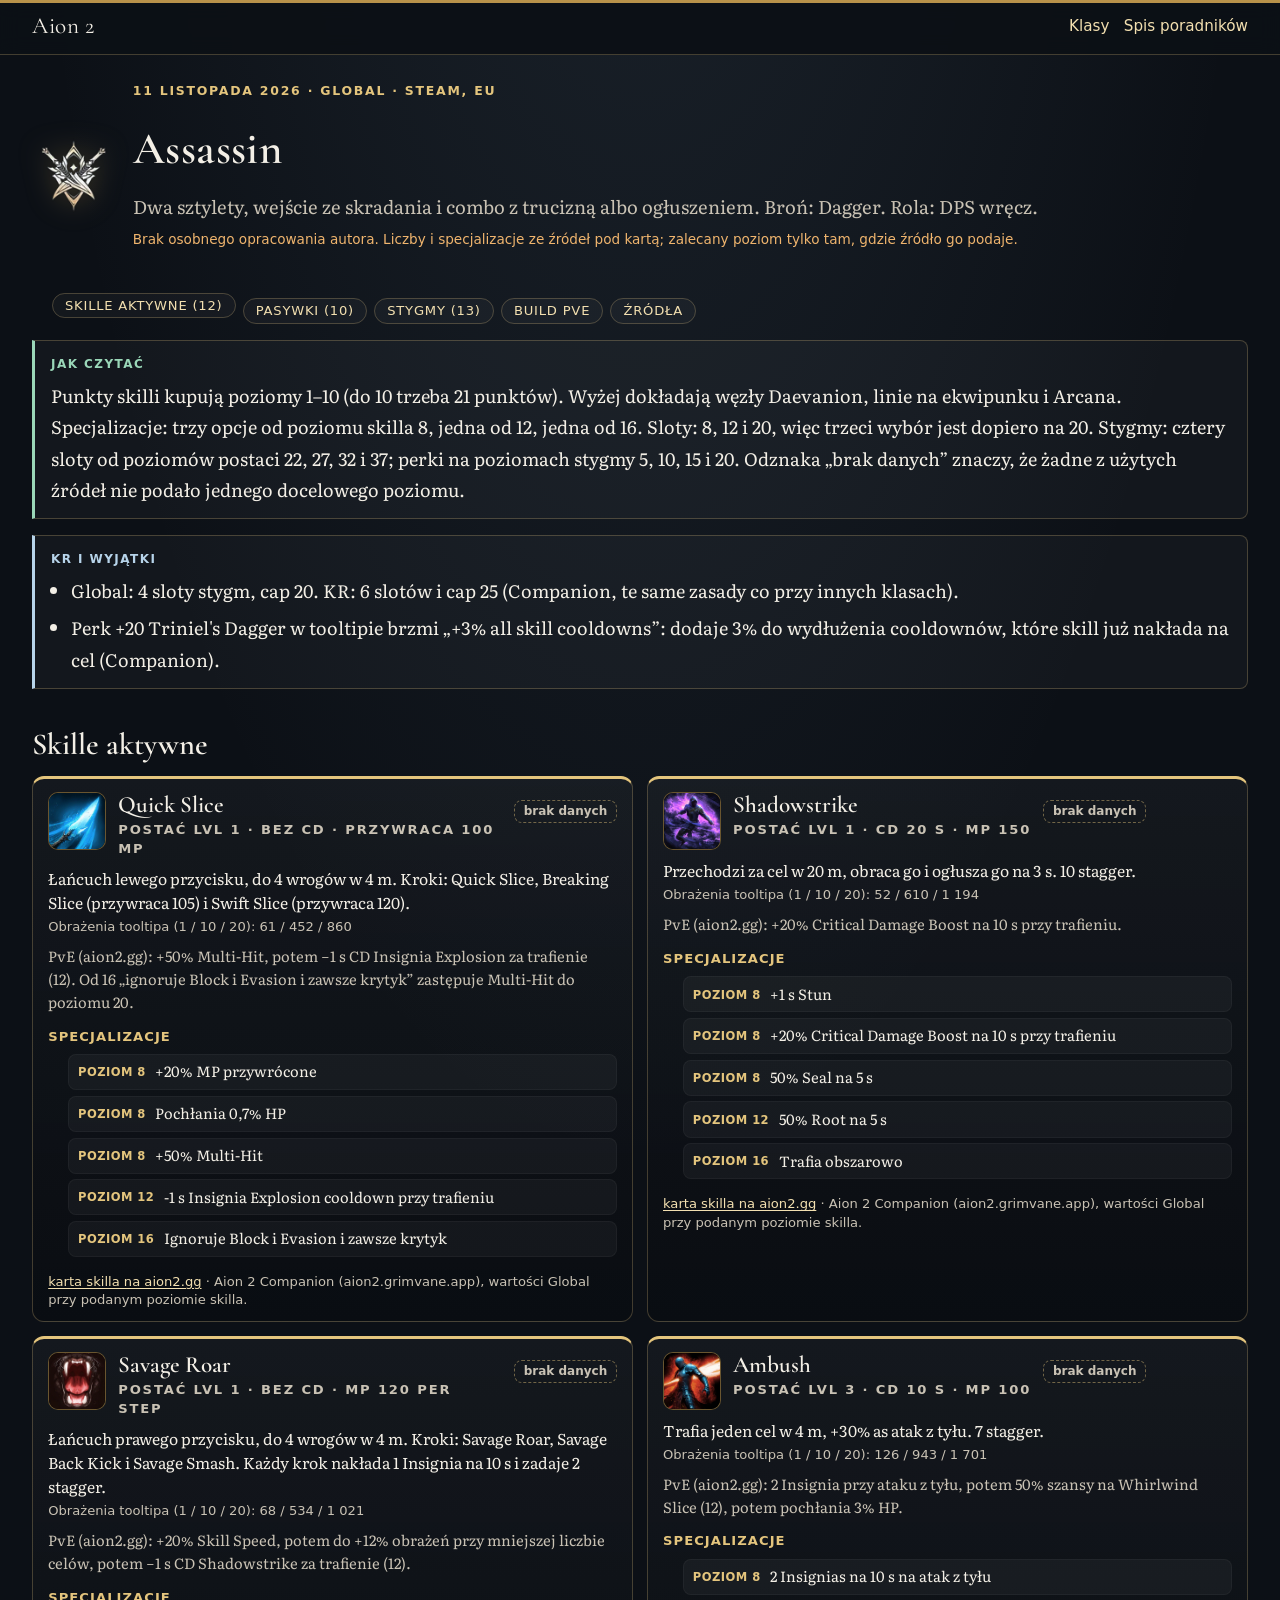
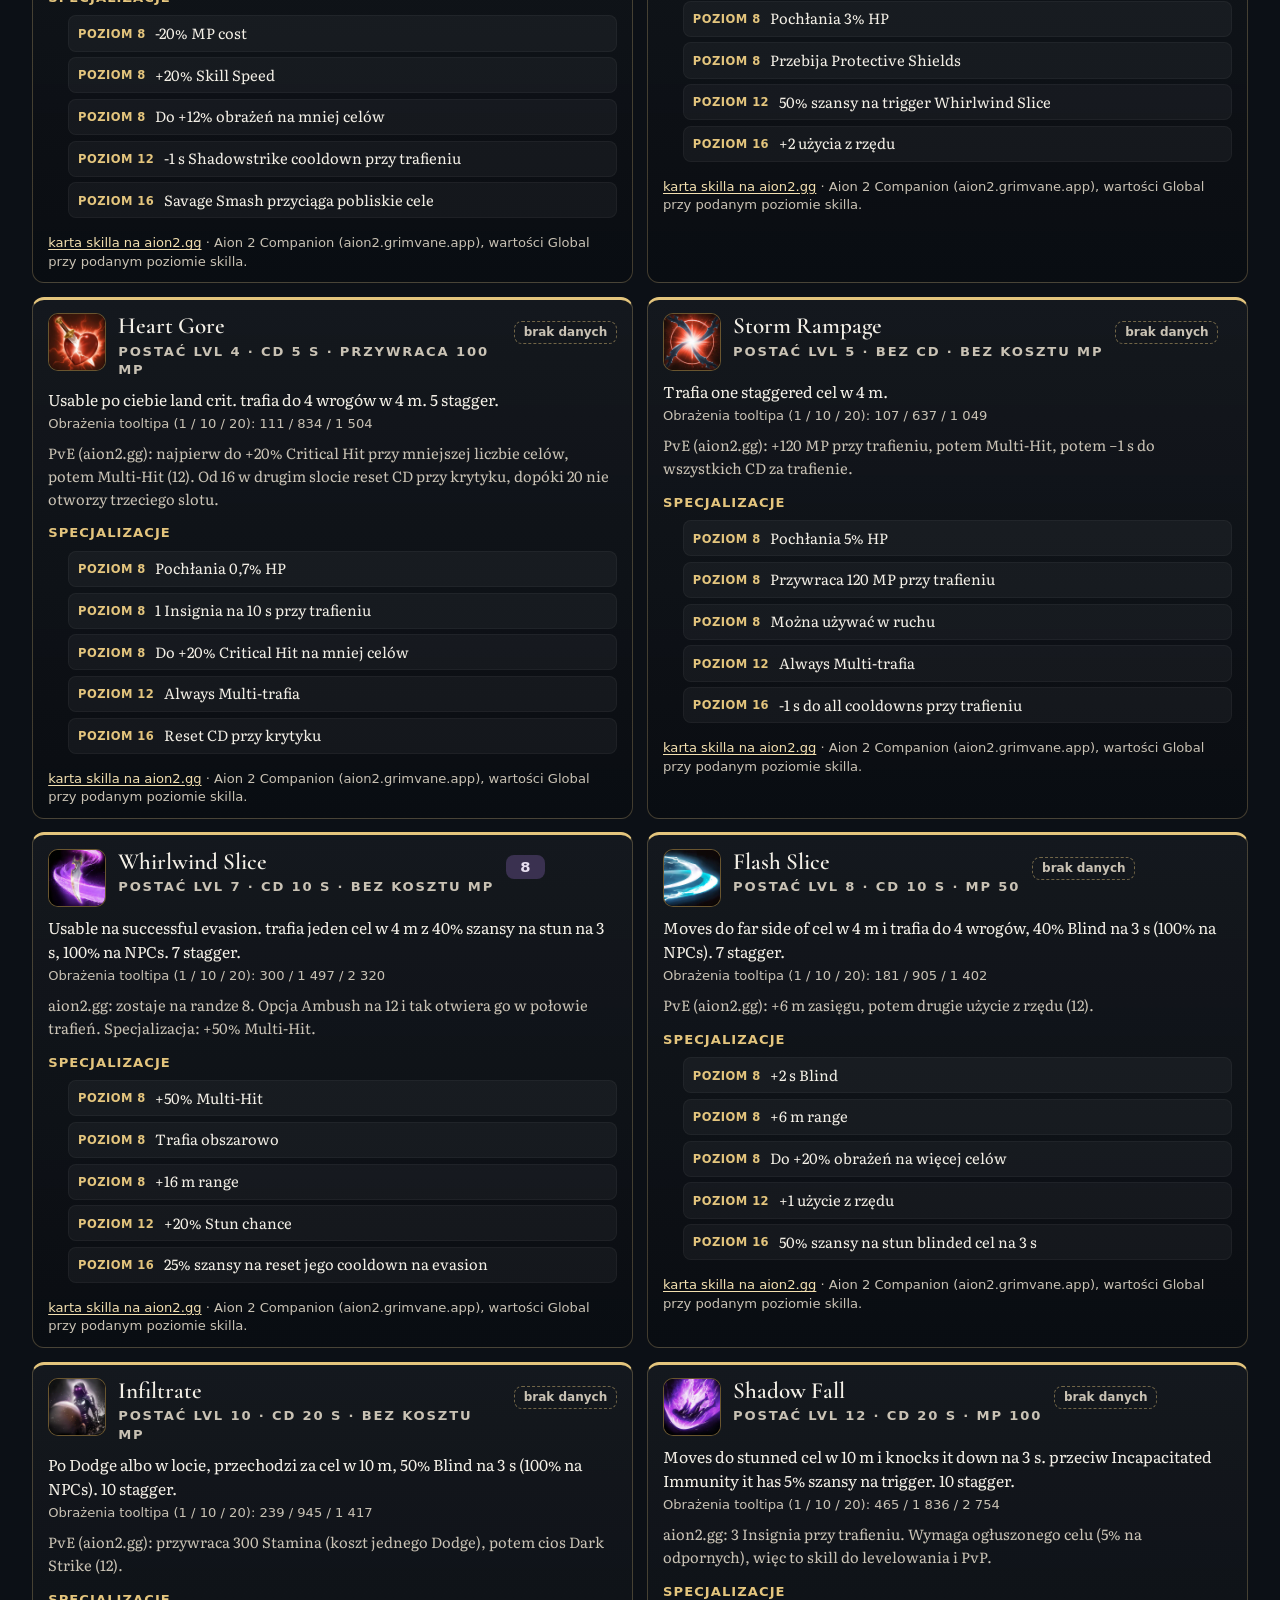
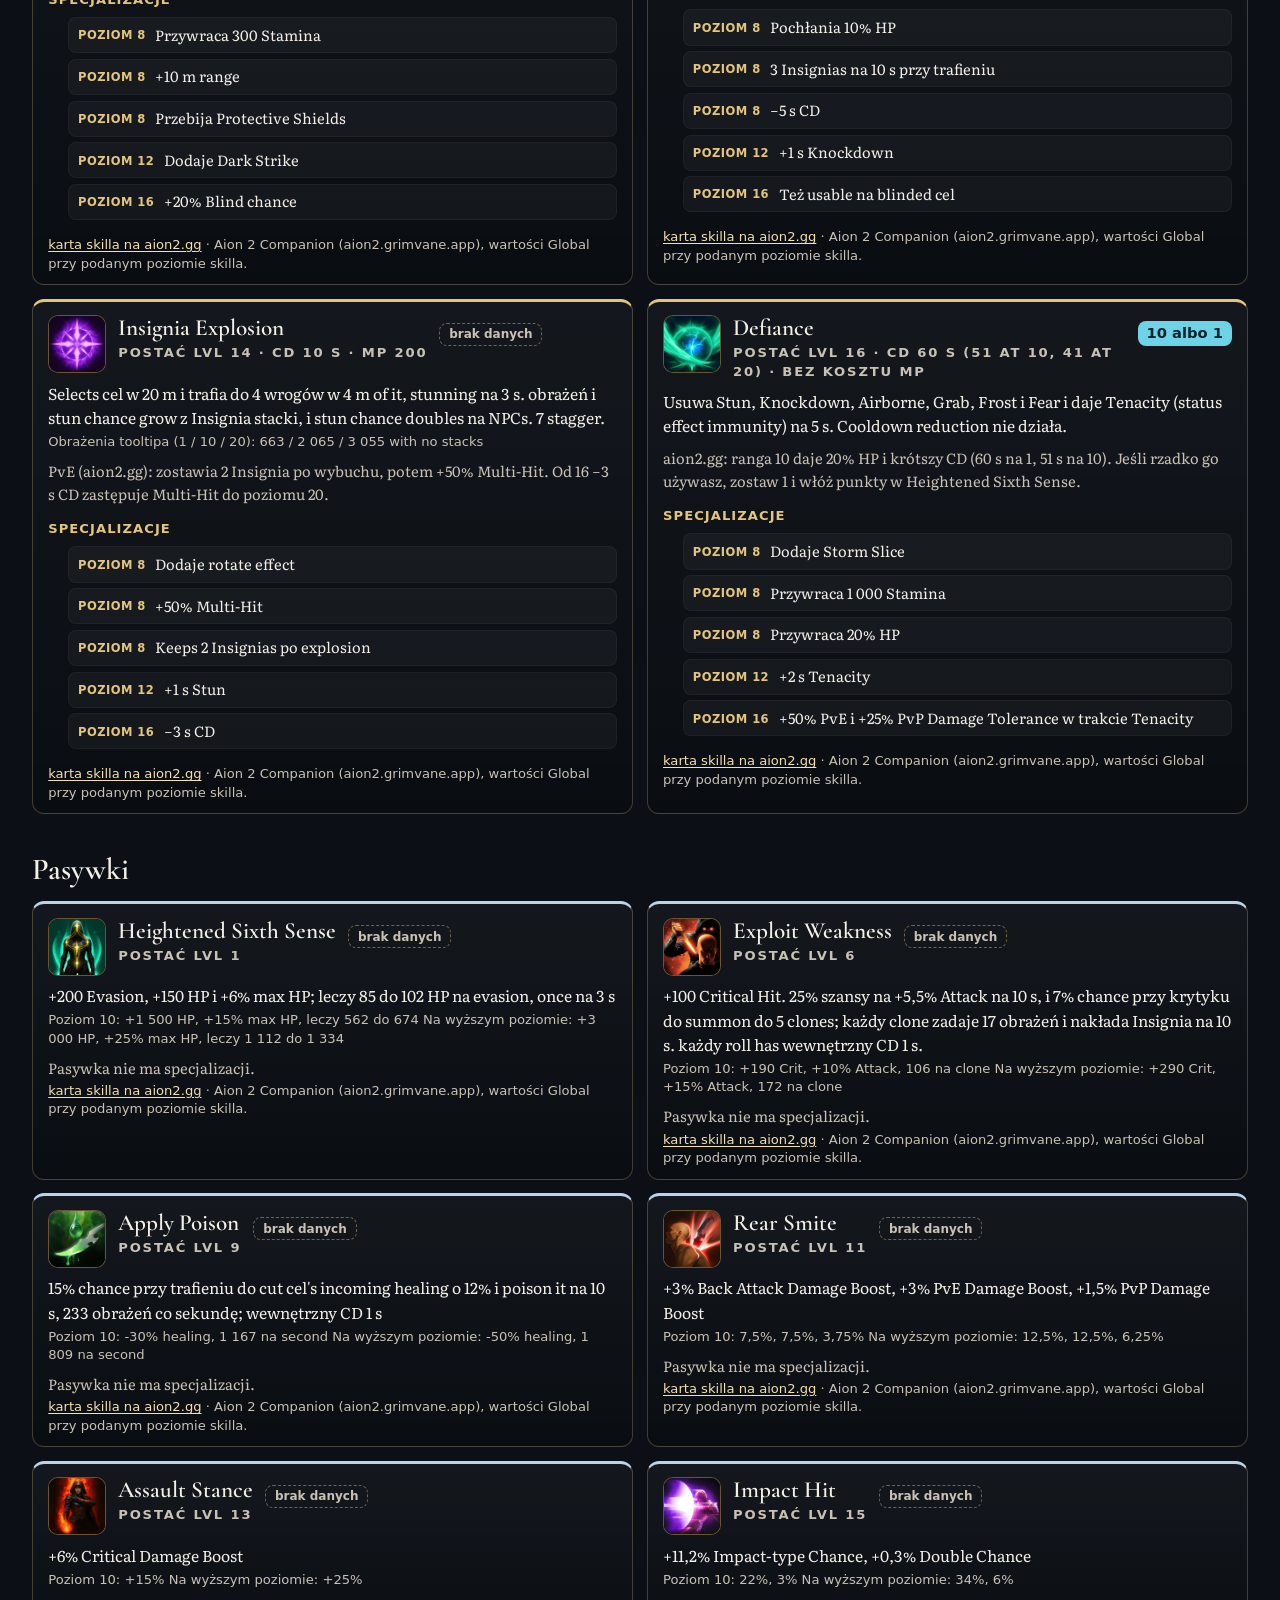
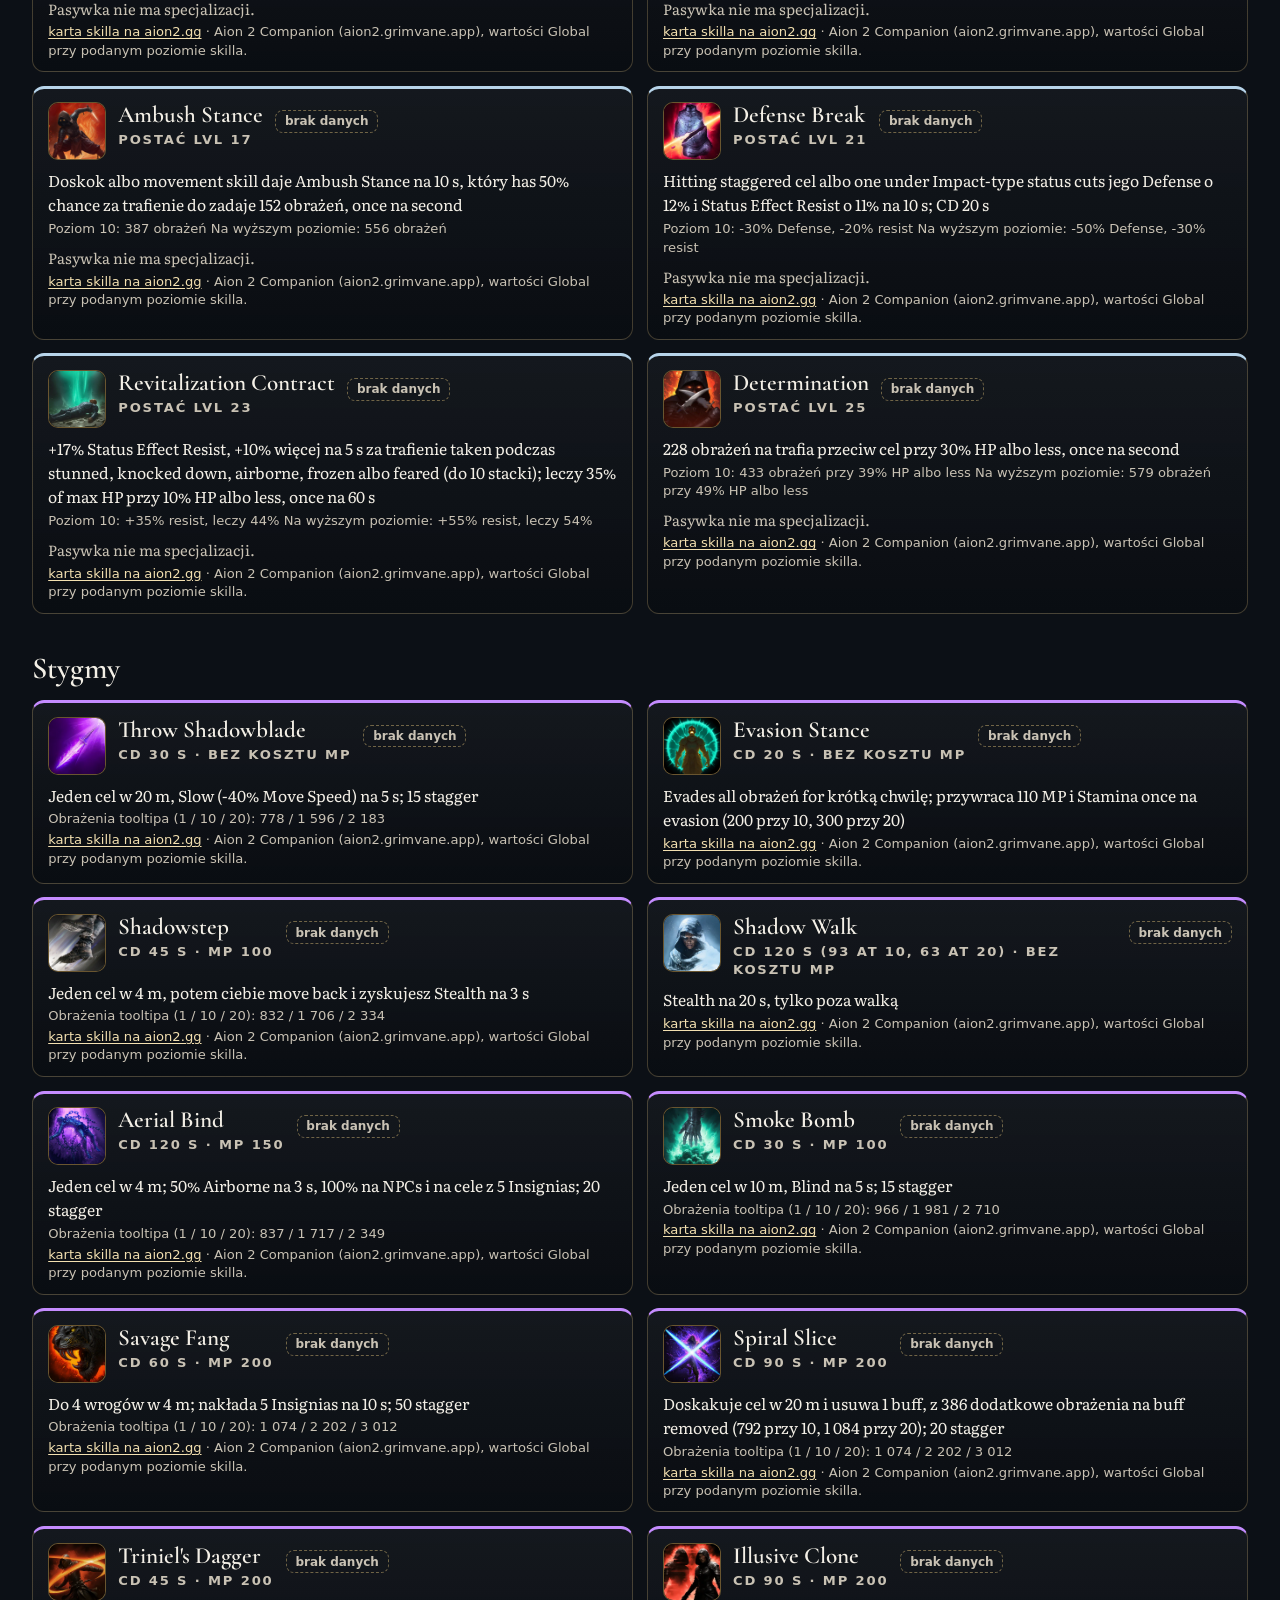
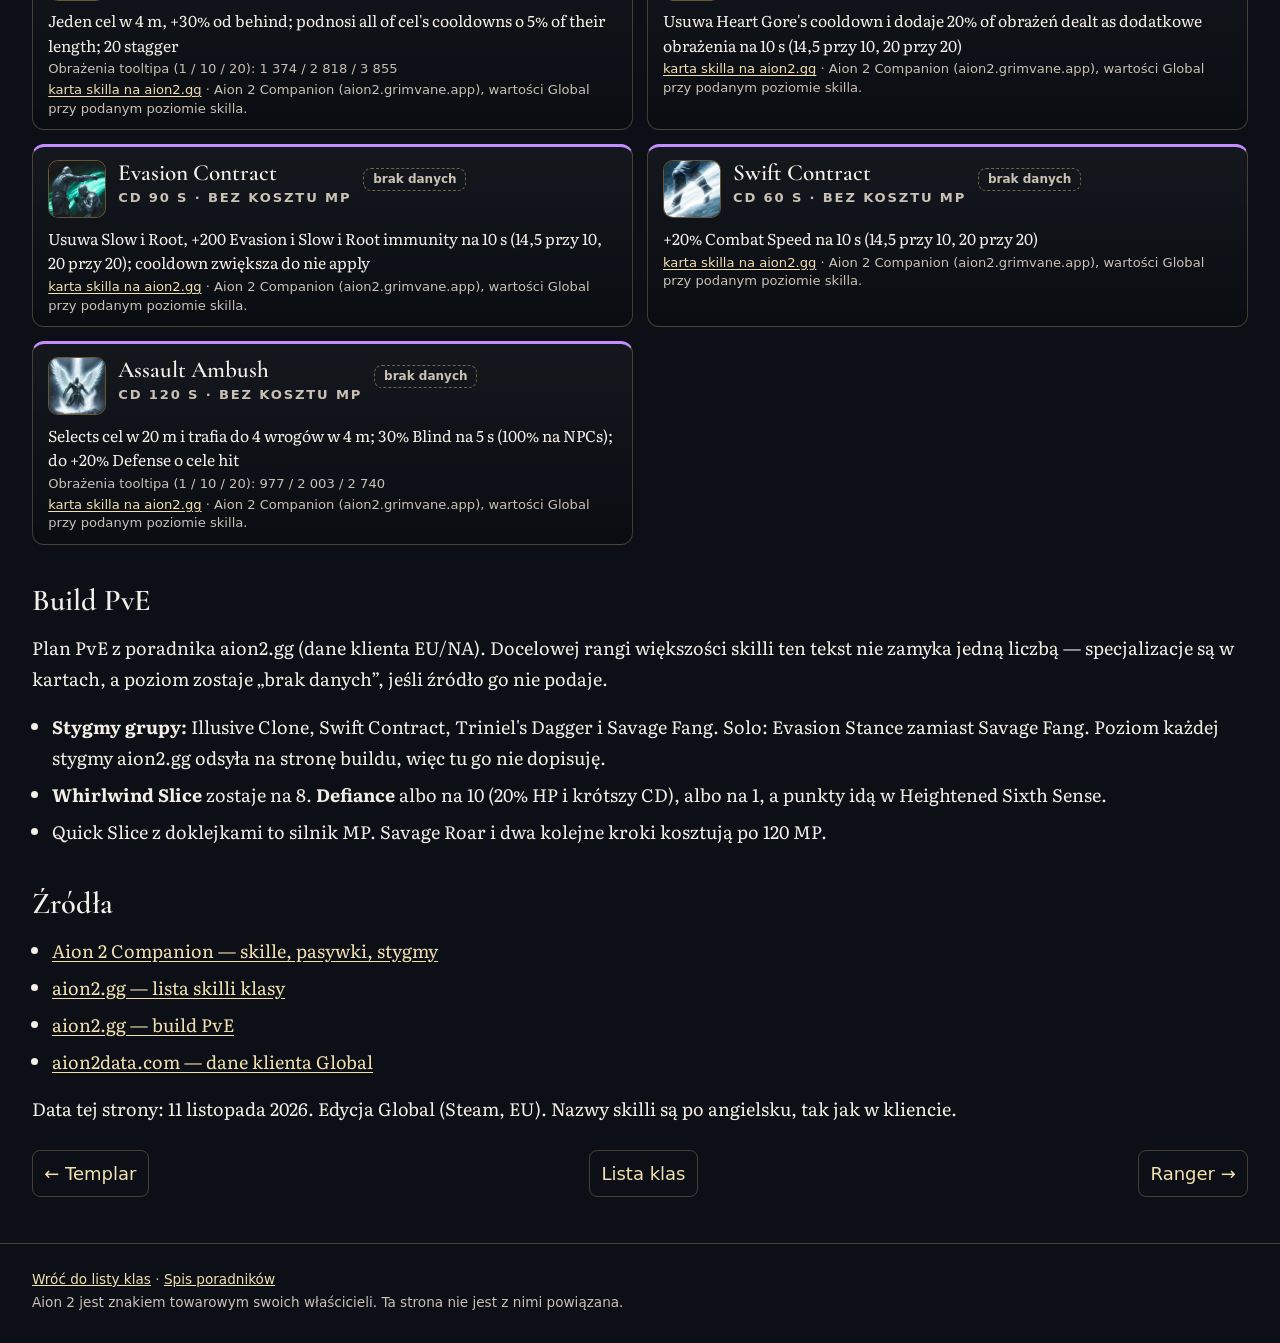
<file: poradniki/klasy/assassin.html>
<!DOCTYPE html>
<html lang="pl">
<head>
  <meta charset="utf-8">
  <meta name="viewport" content="width=device-width, initial-scale=1">
  <title>Assassin: skille, pasywki i stygmy – Aion 2</title>
  <meta name="description" content="Assassin (DPS wręcz, Dagger) w Aion 2 Global: skille aktywne, pasywki i stygmy.">
  <meta name="color-scheme" content="dark">
  <meta name="theme-color" content="#0c1016">
  <link rel="icon" href="../../favicon.svg" type="image/svg+xml">
  <link rel="preconnect" href="https://fonts.googleapis.com">
  <link rel="preconnect" href="https://fonts.gstatic.com" crossorigin>
  <link rel="stylesheet" href="https://fonts.googleapis.com/css2?family=Cormorant+Garamond:wght@600;700&amp;family=Literata:ital,wght@0,400;0,600;0,700;1,400&amp;display=swap">
  <link rel="stylesheet" href="../../css/style.css">
  <link rel="stylesheet" href="klasy.css">
</head>
<body class="strona-klas">
  <a class="pomin" href="#tresc">Przejdź do treści</a>
  <header class="pasek">
    <div class="kontener pasek-wiersz">
      <a class="marka" href="../../index.html">Aion 2</a>
      <nav aria-label="Nawigacja">
        <a href="index.html">Klasy</a>
        <a href="../../index.html#spis">Spis poradników</a>
      </nav>
    </div>
  </header>
  <main id="tresc" class="kontener artykul">
<article>
<header class="naglowek-klasy">
<img src="ikony/emblematy/assassin.webp" alt="">
<p class="meta"><time datetime="2026-11-11">11 listopada 2026</time> · Global · Steam, EU</p>
<h1>Assassin</h1>
<p class="lead">Dwa sztylety, wejście ze skradania i combo z trucizną albo ogłuszeniem. Broń: Dagger. Rola: DPS wręcz.</p>
<p class="komplet czesciowe">Brak osobnego opracowania autora. Liczby i specjalizacje ze źródeł pod kartą; zalecany poziom tylko tam, gdzie źródło go podaje.</p>
</header>
<ul class="spis-sekcji">
<li><a href="#skille">Skille aktywne (12)</a></li>
<li><a href="#pasywki">Pasywki (10)</a></li>
<li><a href="#stygmy">Stygmy (13)</a></li>
<li><a href="#build">Build PvE</a></li>
<li><a href="#zrodla">Źródła</a></li>
</ul>
<aside class="ramka ramka-wskazowka"><p class="ramka-etykieta">Jak czytać</p>
<p>Punkty skilli kupują poziomy 1–10 (do 10 trzeba 21 punktów). Wyżej dokładają węzły Daevanion, linie na ekwipunku i Arcana. Specjalizacje: trzy opcje od poziomu skilla 8, jedna od 12, jedna od 16. Sloty: 8, 12 i 20, więc trzeci wybór jest dopiero na 20. Stygmy: cztery sloty od poziomów postaci 22, 27, 32 i 37; perki na poziomach stygmy 5, 10, 15 i 20. Odznaka „brak danych” znaczy, że żadne z użytych źródeł nie podało jednego docelowego poziomu.</p>
</aside>
<aside class="ramka ramka-uwaga"><p class="ramka-etykieta">KR i wyjątki</p><ul><li>Global: 4 sloty stygm, cap 20. KR: 6 slotów i cap 25 (Companion, te same zasady co przy innych klasach).</li><li>Perk +20 Triniel&#x27;s Dagger w tooltipie brzmi „+3% all skill cooldowns”: dodaje 3% do wydłużenia cooldownów, które skill już nakłada na cel (Companion).</li></ul></aside>
<section id="skille"><h2>Skille aktywne</h2><div class="siatka-skilli"><article class="skill aktywny" id="quick-slice">
<div class="skill-gora"><img class="ikona" src="ikony/assassin/13010000.webp" alt="" width="64" height="64"><div><h3>Quick Slice</h3><p class="meta">Postać lvl 1 · bez CD · przywraca 100 MP</p></div>
<p class="priorytet"><span class="lv lv-brak">brak danych</span></p></div>
<p class="opis">Łańcuch lewego przycisku, do 4 wrogów w 4 m. Kroki: Quick Slice, Breaking Slice (przywraca 105) i Swift Slice (przywraca 120).</p>
<p class="liczby">Obrażenia tooltipa (1 / 10 / 20): 61 / 452 / 860</p>
<p class="nota">PvE (aion2.gg): +50% Multi-Hit, potem −1 s CD Insignia Explosion za trafienie (12). Od 16 „ignoruje Block i Evasion i zawsze krytyk” zastępuje Multi-Hit do poziomu 20.</p>
<h4>Specjalizacje</h4><ul class="opcje"><li class=""><span class="ol">poziom 8</span><div>+20% MP przywrócone</div></li><li class=""><span class="ol">poziom 8</span><div>Pochłania 0,7% HP</div></li><li class=""><span class="ol">poziom 8</span><div>+50% Multi-Hit</div></li><li class=""><span class="ol">poziom 12</span><div>-1 s Insignia Explosion cooldown przy trafieniu</div></li><li class=""><span class="ol">poziom 16</span><div>Ignoruje Block i Evasion i zawsze krytyk</div></li></ul>

<p class="zrodla"><a href="https://aion2.gg/database/skills/quick-slice-13010000">karta skilla na aion2.gg</a> · Aion 2 Companion (aion2.grimvane.app), wartości Global przy podanym poziomie skilla.</p>
</article>
<article class="skill aktywny" id="shadowstrike">
<div class="skill-gora"><img class="ikona" src="ikony/assassin/13070000.webp" alt="" width="64" height="64"><div><h3>Shadowstrike</h3><p class="meta">Postać lvl 1 · CD 20 s · MP 150</p></div>
<p class="priorytet"><span class="lv lv-brak">brak danych</span></p></div>
<p class="opis">Przechodzi za cel w 20 m, obraca go i ogłusza go na 3 s. 10 stagger.</p>
<p class="liczby">Obrażenia tooltipa (1 / 10 / 20): 52 / 610 / 1 194</p>
<p class="nota">PvE (aion2.gg): +20% Critical Damage Boost na 10 s przy trafieniu.</p>
<h4>Specjalizacje</h4><ul class="opcje"><li class=""><span class="ol">poziom 8</span><div>+1 s Stun</div></li><li class=""><span class="ol">poziom 8</span><div>+20% Critical Damage Boost na 10 s przy trafieniu</div></li><li class=""><span class="ol">poziom 8</span><div>50% Seal na 5 s</div></li><li class=""><span class="ol">poziom 12</span><div>50% Root na 5 s</div></li><li class=""><span class="ol">poziom 16</span><div>Trafia obszarowo</div></li></ul>

<p class="zrodla"><a href="https://aion2.gg/database/skills/shadowstrike-13070000">karta skilla na aion2.gg</a> · Aion 2 Companion (aion2.grimvane.app), wartości Global przy podanym poziomie skilla.</p>
</article>
<article class="skill aktywny" id="savage-roar">
<div class="skill-gora"><img class="ikona" src="ikony/assassin/13100000.webp" alt="" width="64" height="64"><div><h3>Savage Roar</h3><p class="meta">Postać lvl 1 · bez CD · MP 120 per step</p></div>
<p class="priorytet"><span class="lv lv-brak">brak danych</span></p></div>
<p class="opis">Łańcuch prawego przycisku, do 4 wrogów w 4 m. Kroki: Savage Roar, Savage Back Kick i Savage Smash. Każdy krok nakłada 1 Insignia na 10 s i zadaje 2 stagger.</p>
<p class="liczby">Obrażenia tooltipa (1 / 10 / 20): 68 / 534 / 1 021</p>
<p class="nota">PvE (aion2.gg): +20% Skill Speed, potem do +12% obrażeń przy mniejszej liczbie celów, potem −1 s CD Shadowstrike za trafienie (12).</p>
<h4>Specjalizacje</h4><ul class="opcje"><li class=""><span class="ol">poziom 8</span><div>-20% MP cost</div></li><li class=""><span class="ol">poziom 8</span><div>+20% Skill Speed</div></li><li class=""><span class="ol">poziom 8</span><div>Do +12% obrażeń na mniej celów</div></li><li class=""><span class="ol">poziom 12</span><div>-1 s Shadowstrike cooldown przy trafieniu</div></li><li class=""><span class="ol">poziom 16</span><div>Savage Smash przyciąga pobliskie cele</div></li></ul>

<p class="zrodla"><a href="https://aion2.gg/database/skills/savage-roar-13100000">karta skilla na aion2.gg</a> · Aion 2 Companion (aion2.grimvane.app), wartości Global przy podanym poziomie skilla.</p>
</article>
<article class="skill aktywny" id="ambush">
<div class="skill-gora"><img class="ikona" src="ikony/assassin/13060000.webp" alt="" width="64" height="64"><div><h3>Ambush</h3><p class="meta">Postać lvl 3 · CD 10 s · MP 100</p></div>
<p class="priorytet"><span class="lv lv-brak">brak danych</span></p></div>
<p class="opis">Trafia jeden cel w 4 m, +30% as atak z tyłu. 7 stagger.</p>
<p class="liczby">Obrażenia tooltipa (1 / 10 / 20): 126 / 943 / 1 701</p>
<p class="nota">PvE (aion2.gg): 2 Insignia przy ataku z tyłu, potem 50% szansy na Whirlwind Slice (12), potem pochłania 3% HP.</p>
<h4>Specjalizacje</h4><ul class="opcje"><li class=""><span class="ol">poziom 8</span><div>2 Insignias na 10 s na atak z tyłu</div></li><li class=""><span class="ol">poziom 8</span><div>Pochłania 3% HP</div></li><li class=""><span class="ol">poziom 8</span><div>Przebija Protective Shields</div></li><li class=""><span class="ol">poziom 12</span><div>50% szansy na trigger Whirlwind Slice</div></li><li class=""><span class="ol">poziom 16</span><div>+2 użycia z rzędu</div></li></ul>

<p class="zrodla"><a href="https://aion2.gg/database/skills/ambush-13060000">karta skilla na aion2.gg</a> · Aion 2 Companion (aion2.grimvane.app), wartości Global przy podanym poziomie skilla.</p>
</article>
<article class="skill aktywny" id="heart-gore">
<div class="skill-gora"><img class="ikona" src="ikony/assassin/13350000.webp" alt="" width="64" height="64"><div><h3>Heart Gore</h3><p class="meta">Postać lvl 4 · CD 5 s · przywraca 100 MP</p></div>
<p class="priorytet"><span class="lv lv-brak">brak danych</span></p></div>
<p class="opis">Usable po ciebie land crit. trafia do 4 wrogów w 4 m. 5 stagger.</p>
<p class="liczby">Obrażenia tooltipa (1 / 10 / 20): 111 / 834 / 1 504</p>
<p class="nota">PvE (aion2.gg): najpierw do +20% Critical Hit przy mniejszej liczbie celów, potem Multi-Hit (12). Od 16 w drugim slocie reset CD przy krytyku, dopóki 20 nie otworzy trzeciego slotu.</p>
<h4>Specjalizacje</h4><ul class="opcje"><li class=""><span class="ol">poziom 8</span><div>Pochłania 0,7% HP</div></li><li class=""><span class="ol">poziom 8</span><div>1 Insignia na 10 s przy trafieniu</div></li><li class=""><span class="ol">poziom 8</span><div>Do +20% Critical Hit na mniej celów</div></li><li class=""><span class="ol">poziom 12</span><div>Always Multi-trafia</div></li><li class=""><span class="ol">poziom 16</span><div>Reset CD przy krytyku</div></li></ul>

<p class="zrodla"><a href="https://aion2.gg/database/skills/heart-gore-13350000">karta skilla na aion2.gg</a> · Aion 2 Companion (aion2.grimvane.app), wartości Global przy podanym poziomie skilla.</p>
</article>
<article class="skill aktywny" id="storm-rampage">
<div class="skill-gora"><img class="ikona" src="ikony/assassin/13340000.webp" alt="" width="64" height="64"><div><h3>Storm Rampage</h3><p class="meta">Postać lvl 5 · bez CD · bez kosztu MP</p></div>
<p class="priorytet"><span class="lv lv-brak">brak danych</span></p></div>
<p class="opis">Trafia one staggered cel w 4 m.</p>
<p class="liczby">Obrażenia tooltipa (1 / 10 / 20): 107 / 637 / 1 049</p>
<p class="nota">PvE (aion2.gg): +120 MP przy trafieniu, potem Multi-Hit, potem −1 s do wszystkich CD za trafienie.</p>
<h4>Specjalizacje</h4><ul class="opcje"><li class=""><span class="ol">poziom 8</span><div>Pochłania 5% HP</div></li><li class=""><span class="ol">poziom 8</span><div>Przywraca 120 MP przy trafieniu</div></li><li class=""><span class="ol">poziom 8</span><div>Można używać w ruchu</div></li><li class=""><span class="ol">poziom 12</span><div>Always Multi-trafia</div></li><li class=""><span class="ol">poziom 16</span><div>-1 s do all cooldowns przy trafieniu</div></li></ul>

<p class="zrodla"><a href="https://aion2.gg/database/skills/storm-rampage-13340000">karta skilla na aion2.gg</a> · Aion 2 Companion (aion2.grimvane.app), wartości Global przy podanym poziomie skilla.</p>
</article>
<article class="skill aktywny" id="whirlwind-slice">
<div class="skill-gora"><img class="ikona" src="ikony/assassin/13210000.webp" alt="" width="64" height="64"><div><h3>Whirlwind Slice</h3><p class="meta">Postać lvl 7 · CD 10 s · bez kosztu MP</p></div>
<p class="priorytet"><span class="lv lv-low">8</span></p></div>
<p class="opis">Usable na successful evasion. trafia jeden cel w 4 m z 40% szansy na stun na 3 s, 100% na NPCs. 7 stagger.</p>
<p class="liczby">Obrażenia tooltipa (1 / 10 / 20): 300 / 1 497 / 2 320</p>
<p class="nota">aion2.gg: zostaje na randze 8. Opcja Ambush na 12 i tak otwiera go w połowie trafień. Specjalizacja: +50% Multi-Hit.</p>
<h4>Specjalizacje</h4><ul class="opcje"><li class=""><span class="ol">poziom 8</span><div>+50% Multi-Hit</div></li><li class=""><span class="ol">poziom 8</span><div>Trafia obszarowo</div></li><li class=""><span class="ol">poziom 8</span><div>+16 m range</div></li><li class=""><span class="ol">poziom 12</span><div>+20% Stun chance</div></li><li class=""><span class="ol">poziom 16</span><div>25% szansy na reset jego cooldown na evasion</div></li></ul>

<p class="zrodla"><a href="https://aion2.gg/database/skills/whirlwind-slice-13210000">karta skilla na aion2.gg</a> · Aion 2 Companion (aion2.grimvane.app), wartości Global przy podanym poziomie skilla.</p>
</article>
<article class="skill aktywny" id="flash-slice">
<div class="skill-gora"><img class="ikona" src="ikony/assassin/13050000.webp" alt="" width="64" height="64"><div><h3>Flash Slice</h3><p class="meta">Postać lvl 8 · CD 10 s · MP 50</p></div>
<p class="priorytet"><span class="lv lv-brak">brak danych</span></p></div>
<p class="opis">Moves do far side of cel w 4 m i trafia do 4 wrogów, 40% Blind na 3 s (100% na NPCs). 7 stagger.</p>
<p class="liczby">Obrażenia tooltipa (1 / 10 / 20): 181 / 905 / 1 402</p>
<p class="nota">PvE (aion2.gg): +6 m zasięgu, potem drugie użycie z rzędu (12).</p>
<h4>Specjalizacje</h4><ul class="opcje"><li class=""><span class="ol">poziom 8</span><div>+2 s Blind</div></li><li class=""><span class="ol">poziom 8</span><div>+6 m range</div></li><li class=""><span class="ol">poziom 8</span><div>Do +20% obrażeń na więcej celów</div></li><li class=""><span class="ol">poziom 12</span><div>+1 użycie z rzędu</div></li><li class=""><span class="ol">poziom 16</span><div>50% szansy na stun blinded cel na 3 s</div></li></ul>

<p class="zrodla"><a href="https://aion2.gg/database/skills/flash-slice-13050000">karta skilla na aion2.gg</a> · Aion 2 Companion (aion2.grimvane.app), wartości Global przy podanym poziomie skilla.</p>
</article>
<article class="skill aktywny" id="infiltrate">
<div class="skill-gora"><img class="ikona" src="ikony/assassin/13360000.webp" alt="" width="64" height="64"><div><h3>Infiltrate</h3><p class="meta">Postać lvl 10 · CD 20 s · bez kosztu MP</p></div>
<p class="priorytet"><span class="lv lv-brak">brak danych</span></p></div>
<p class="opis">Po Dodge albo w locie, przechodzi za cel w 10 m, 50% Blind na 3 s (100% na NPCs). 10 stagger.</p>
<p class="liczby">Obrażenia tooltipa (1 / 10 / 20): 239 / 945 / 1 417</p>
<p class="nota">PvE (aion2.gg): przywraca 300 Stamina (koszt jednego Dodge), potem cios Dark Strike (12).</p>
<h4>Specjalizacje</h4><ul class="opcje"><li class=""><span class="ol">poziom 8</span><div>Przywraca 300 Stamina</div></li><li class=""><span class="ol">poziom 8</span><div>+10 m range</div></li><li class=""><span class="ol">poziom 8</span><div>Przebija Protective Shields</div></li><li class=""><span class="ol">poziom 12</span><div>Dodaje Dark Strike</div></li><li class=""><span class="ol">poziom 16</span><div>+20% Blind chance</div></li></ul>

<p class="zrodla"><a href="https://aion2.gg/database/skills/infiltrate-13360000">karta skilla na aion2.gg</a> · Aion 2 Companion (aion2.grimvane.app), wartości Global przy podanym poziomie skilla.</p>
</article>
<article class="skill aktywny" id="shadow-fall">
<div class="skill-gora"><img class="ikona" src="ikony/assassin/13220000.webp" alt="" width="64" height="64"><div><h3>Shadow Fall</h3><p class="meta">Postać lvl 12 · CD 20 s · MP 100</p></div>
<p class="priorytet"><span class="lv lv-brak">brak danych</span></p></div>
<p class="opis">Moves do stunned cel w 10 m i knocks it down na 3 s. przeciw Incapacitated Immunity it has 5% szansy na trigger. 10 stagger.</p>
<p class="liczby">Obrażenia tooltipa (1 / 10 / 20): 465 / 1 836 / 2 754</p>
<p class="nota">aion2.gg: 3 Insignia przy trafieniu. Wymaga ogłuszonego celu (5% na odpornych), więc to skill do levelowania i PvP.</p>
<h4>Specjalizacje</h4><ul class="opcje"><li class=""><span class="ol">poziom 8</span><div>Pochłania 10% HP</div></li><li class=""><span class="ol">poziom 8</span><div>3 Insignias na 10 s przy trafieniu</div></li><li class=""><span class="ol">poziom 8</span><div>−5 s CD</div></li><li class=""><span class="ol">poziom 12</span><div>+1 s Knockdown</div></li><li class=""><span class="ol">poziom 16</span><div>Też usable na blinded cel</div></li></ul>

<p class="zrodla"><a href="https://aion2.gg/database/skills/shadow-fall-13220000">karta skilla na aion2.gg</a> · Aion 2 Companion (aion2.grimvane.app), wartości Global przy podanym poziomie skilla.</p>
</article>
<article class="skill aktywny" id="insignia-explosion">
<div class="skill-gora"><img class="ikona" src="ikony/assassin/13130000.webp" alt="" width="64" height="64"><div><h3>Insignia Explosion</h3><p class="meta">Postać lvl 14 · CD 10 s · MP 200</p></div>
<p class="priorytet"><span class="lv lv-brak">brak danych</span></p></div>
<p class="opis">Selects cel w 20 m i trafia do 4 wrogów w 4 m of it, stunning na 3 s. obrażeń i stun chance grow z Insignia stacki, i stun chance doubles na NPCs. 7 stagger.</p>
<p class="liczby">Obrażenia tooltipa (1 / 10 / 20): 663 / 2 065 / 3 055 with no stacks</p>
<p class="nota">PvE (aion2.gg): zostawia 2 Insignia po wybuchu, potem +50% Multi-Hit. Od 16 −3 s CD zastępuje Multi-Hit do poziomu 20.</p>
<h4>Specjalizacje</h4><ul class="opcje"><li class=""><span class="ol">poziom 8</span><div>Dodaje rotate effect</div></li><li class=""><span class="ol">poziom 8</span><div>+50% Multi-Hit</div></li><li class=""><span class="ol">poziom 8</span><div>Keeps 2 Insignias po explosion</div></li><li class=""><span class="ol">poziom 12</span><div>+1 s Stun</div></li><li class=""><span class="ol">poziom 16</span><div>−3 s CD</div></li></ul>

<p class="zrodla"><a href="https://aion2.gg/database/skills/insignia-explosion-13130000">karta skilla na aion2.gg</a> · Aion 2 Companion (aion2.grimvane.app), wartości Global przy podanym poziomie skilla.</p>
</article>
<article class="skill aktywny" id="defiance">
<div class="skill-gora"><img class="ikona" src="ikony/assassin/13260000.webp" alt="" width="64" height="64"><div><h3>Defiance</h3><p class="meta">Postać lvl 16 · CD 60 s (51 at 10, 41 at 20) · bez kosztu MP</p></div>
<p class="priorytet"><span class="lv lv-mid">10 albo 1</span></p></div>
<p class="opis">Usuwa Stun, Knockdown, Airborne, Grab, Frost i Fear i daje Tenacity (status effect immunity) na 5 s. Cooldown reduction nie działa.</p>

<p class="nota">aion2.gg: ranga 10 daje 20% HP i krótszy CD (60 s na 1, 51 s na 10). Jeśli rzadko go używasz, zostaw 1 i włóż punkty w Heightened Sixth Sense.</p>
<h4>Specjalizacje</h4><ul class="opcje"><li class=""><span class="ol">poziom 8</span><div>Dodaje Storm Slice</div></li><li class=""><span class="ol">poziom 8</span><div>Przywraca 1 000 Stamina</div></li><li class=""><span class="ol">poziom 8</span><div>Przywraca 20% HP</div></li><li class=""><span class="ol">poziom 12</span><div>+2 s Tenacity</div></li><li class=""><span class="ol">poziom 16</span><div>+50% PvE i +25% PvP Damage Tolerance w trakcie Tenacity</div></li></ul>

<p class="zrodla"><a href="https://aion2.gg/database/skills/defiance-13260000">karta skilla na aion2.gg</a> · Aion 2 Companion (aion2.grimvane.app), wartości Global przy podanym poziomie skilla.</p>
</article></div></section>
<section id="pasywki"><h2>Pasywki</h2><div class="siatka-skilli"><article class="skill pasywka" id="heightened-sixth-sense">
<div class="skill-gora"><img class="ikona" src="ikony/assassin/13710000.webp" alt="" width="64" height="64"><div><h3>Heightened Sixth Sense</h3><p class="meta">Postać lvl 1</p></div>
<p class="priorytet"><span class="lv lv-brak">brak danych</span></p></div>
<p class="opis">+200 Evasion, +150 HP i +6% max HP; leczy 85 do 102 HP na evasion, once na 3 s</p>
<p class="liczby">Poziom 10: +1 500 HP, +15% max HP, leczy 562 do 674 Na wyższym poziomie: +3 000 HP, +25% max HP, leczy 1 112 do 1 334</p>

<p class="nota">Pasywka nie ma specjalizacji.</p>

<p class="zrodla"><a href="https://aion2.gg/database/skills/heightened-sixth-sense-13710000">karta skilla na aion2.gg</a> · Aion 2 Companion (aion2.grimvane.app), wartości Global przy podanym poziomie skilla.</p>
</article>
<article class="skill pasywka" id="exploit-weakness">
<div class="skill-gora"><img class="ikona" src="ikony/assassin/13720000.webp" alt="" width="64" height="64"><div><h3>Exploit Weakness</h3><p class="meta">Postać lvl 6</p></div>
<p class="priorytet"><span class="lv lv-brak">brak danych</span></p></div>
<p class="opis">+100 Critical Hit. 25% szansy na +5,5% Attack na 10 s, i 7% chance przy krytyku do summon do 5 clones; każdy clone zadaje 17 obrażeń i nakłada Insignia na 10 s. każdy roll has wewnętrzny CD 1 s.</p>
<p class="liczby">Poziom 10: +190 Crit, +10% Attack, 106 na clone Na wyższym poziomie: +290 Crit, +15% Attack, 172 na clone</p>

<p class="nota">Pasywka nie ma specjalizacji.</p>

<p class="zrodla"><a href="https://aion2.gg/database/skills/exploit-weakness-13720000">karta skilla na aion2.gg</a> · Aion 2 Companion (aion2.grimvane.app), wartości Global przy podanym poziomie skilla.</p>
</article>
<article class="skill pasywka" id="apply-poison">
<div class="skill-gora"><img class="ikona" src="ikony/assassin/13730000.webp" alt="" width="64" height="64"><div><h3>Apply Poison</h3><p class="meta">Postać lvl 9</p></div>
<p class="priorytet"><span class="lv lv-brak">brak danych</span></p></div>
<p class="opis">15% chance przy trafieniu do cut cel&#x27;s incoming healing o 12% i poison it na 10 s, 233 obrażeń co sekundę; wewnętrzny CD 1 s</p>
<p class="liczby">Poziom 10: -30% healing, 1 167 na second Na wyższym poziomie: -50% healing, 1 809 na second</p>

<p class="nota">Pasywka nie ma specjalizacji.</p>

<p class="zrodla"><a href="https://aion2.gg/database/skills/apply-poison-13730000">karta skilla na aion2.gg</a> · Aion 2 Companion (aion2.grimvane.app), wartości Global przy podanym poziomie skilla.</p>
</article>
<article class="skill pasywka" id="rear-smite">
<div class="skill-gora"><img class="ikona" src="ikony/assassin/13740000.webp" alt="" width="64" height="64"><div><h3>Rear Smite</h3><p class="meta">Postać lvl 11</p></div>
<p class="priorytet"><span class="lv lv-brak">brak danych</span></p></div>
<p class="opis">+3% Back Attack Damage Boost, +3% PvE Damage Boost, +1,5% PvP Damage Boost</p>
<p class="liczby">Poziom 10: 7,5%, 7,5%, 3,75% Na wyższym poziomie: 12,5%, 12,5%, 6,25%</p>

<p class="nota">Pasywka nie ma specjalizacji.</p>

<p class="zrodla"><a href="https://aion2.gg/database/skills/rear-smite-13740000">karta skilla na aion2.gg</a> · Aion 2 Companion (aion2.grimvane.app), wartości Global przy podanym poziomie skilla.</p>
</article>
<article class="skill pasywka" id="assault-stance">
<div class="skill-gora"><img class="ikona" src="ikony/assassin/13750000.webp" alt="" width="64" height="64"><div><h3>Assault Stance</h3><p class="meta">Postać lvl 13</p></div>
<p class="priorytet"><span class="lv lv-brak">brak danych</span></p></div>
<p class="opis">+6% Critical Damage Boost</p>
<p class="liczby">Poziom 10: +15% Na wyższym poziomie: +25%</p>

<p class="nota">Pasywka nie ma specjalizacji.</p>

<p class="zrodla"><a href="https://aion2.gg/database/skills/assault-stance-13750000">karta skilla na aion2.gg</a> · Aion 2 Companion (aion2.grimvane.app), wartości Global przy podanym poziomie skilla.</p>
</article>
<article class="skill pasywka" id="impact-hit">
<div class="skill-gora"><img class="ikona" src="ikony/assassin/13760000.webp" alt="" width="64" height="64"><div><h3>Impact Hit</h3><p class="meta">Postać lvl 15</p></div>
<p class="priorytet"><span class="lv lv-brak">brak danych</span></p></div>
<p class="opis">+11,2% Impact-type Chance, +0,3% Double Chance</p>
<p class="liczby">Poziom 10: 22%, 3% Na wyższym poziomie: 34%, 6%</p>

<p class="nota">Pasywka nie ma specjalizacji.</p>

<p class="zrodla"><a href="https://aion2.gg/database/skills/impact-hit-13760000">karta skilla na aion2.gg</a> · Aion 2 Companion (aion2.grimvane.app), wartości Global przy podanym poziomie skilla.</p>
</article>
<article class="skill pasywka" id="ambush-stance">
<div class="skill-gora"><img class="ikona" src="ikony/assassin/13770000.webp" alt="" width="64" height="64"><div><h3>Ambush Stance</h3><p class="meta">Postać lvl 17</p></div>
<p class="priorytet"><span class="lv lv-brak">brak danych</span></p></div>
<p class="opis">Doskok albo movement skill daje Ambush Stance na 10 s, który has 50% chance za trafienie do zadaje 152 obrażeń, once na second</p>
<p class="liczby">Poziom 10: 387 obrażeń Na wyższym poziomie: 556 obrażeń</p>

<p class="nota">Pasywka nie ma specjalizacji.</p>

<p class="zrodla"><a href="https://aion2.gg/database/skills/ambush-stance-13770000">karta skilla na aion2.gg</a> · Aion 2 Companion (aion2.grimvane.app), wartości Global przy podanym poziomie skilla.</p>
</article>
<article class="skill pasywka" id="defense-break">
<div class="skill-gora"><img class="ikona" src="ikony/assassin/13780000.webp" alt="" width="64" height="64"><div><h3>Defense Break</h3><p class="meta">Postać lvl 21</p></div>
<p class="priorytet"><span class="lv lv-brak">brak danych</span></p></div>
<p class="opis">Hitting staggered cel albo one under Impact-type status cuts jego Defense o 12% i Status Effect Resist o 11% na 10 s; CD 20 s</p>
<p class="liczby">Poziom 10: -30% Defense, -20% resist Na wyższym poziomie: -50% Defense, -30% resist</p>

<p class="nota">Pasywka nie ma specjalizacji.</p>

<p class="zrodla"><a href="https://aion2.gg/database/skills/defense-break-13780000">karta skilla na aion2.gg</a> · Aion 2 Companion (aion2.grimvane.app), wartości Global przy podanym poziomie skilla.</p>
</article>
<article class="skill pasywka" id="revitalization-contract">
<div class="skill-gora"><img class="ikona" src="ikony/assassin/13790000.webp" alt="" width="64" height="64"><div><h3>Revitalization Contract</h3><p class="meta">Postać lvl 23</p></div>
<p class="priorytet"><span class="lv lv-brak">brak danych</span></p></div>
<p class="opis">+17% Status Effect Resist, +10% więcej na 5 s za trafienie taken podczas stunned, knocked down, airborne, frozen albo feared (do 10 stacki); leczy 35% of max HP przy 10% HP albo less, once na 60 s</p>
<p class="liczby">Poziom 10: +35% resist, leczy 44% Na wyższym poziomie: +55% resist, leczy 54%</p>

<p class="nota">Pasywka nie ma specjalizacji.</p>

<p class="zrodla"><a href="https://aion2.gg/database/skills/revitalization-contract-13790000">karta skilla na aion2.gg</a> · Aion 2 Companion (aion2.grimvane.app), wartości Global przy podanym poziomie skilla.</p>
</article>
<article class="skill pasywka" id="determination">
<div class="skill-gora"><img class="ikona" src="ikony/assassin/13800000.webp" alt="" width="64" height="64"><div><h3>Determination</h3><p class="meta">Postać lvl 25</p></div>
<p class="priorytet"><span class="lv lv-brak">brak danych</span></p></div>
<p class="opis">228 obrażeń na trafia przeciw cel przy 30% HP albo less, once na second</p>
<p class="liczby">Poziom 10: 433 obrażeń przy 39% HP albo less Na wyższym poziomie: 579 obrażeń przy 49% HP albo less</p>

<p class="nota">Pasywka nie ma specjalizacji.</p>

<p class="zrodla"><a href="https://aion2.gg/database/skills/determination-13800000">karta skilla na aion2.gg</a> · Aion 2 Companion (aion2.grimvane.app), wartości Global przy podanym poziomie skilla.</p>
</article></div></section>
<section id="stygmy"><h2>Stygmy</h2><div class="siatka-skilli"><article class="skill stygma" id="throw-shadowblade">
<div class="skill-gora"><img class="ikona" src="ikony/assassin/13020000.webp" alt="" width="64" height="64"><div><h3>Throw Shadowblade</h3><p class="meta">CD 30 s · bez kosztu MP</p></div>
<p class="priorytet"><span class="lv lv-brak">brak danych</span></p></div>
<p class="opis">Jeden cel w 20 m, Slow (-40% Move Speed) na 5 s; 15 stagger</p>
<p class="liczby">Obrażenia tooltipa (1 / 10 / 20): 778 / 1 596 / 2 183</p>



<p class="zrodla"><a href="https://aion2.gg/database/skills/throw-shadowblade-13020000">karta skilla na aion2.gg</a> · Aion 2 Companion (aion2.grimvane.app), wartości Global przy podanym poziomie skilla.</p>
</article>
<article class="skill stygma" id="evasion-stance">
<div class="skill-gora"><img class="ikona" src="ikony/assassin/13080000.webp" alt="" width="64" height="64"><div><h3>Evasion Stance</h3><p class="meta">CD 20 s · bez kosztu MP</p></div>
<p class="priorytet"><span class="lv lv-brak">brak danych</span></p></div>
<p class="opis">Evades all obrażeń for krótką chwilę; przywraca 110 MP i Stamina once na evasion (200 przy 10, 300 przy 20)</p>




<p class="zrodla"><a href="https://aion2.gg/database/skills/evasion-stance-13080000">karta skilla na aion2.gg</a> · Aion 2 Companion (aion2.grimvane.app), wartości Global przy podanym poziomie skilla.</p>
</article>
<article class="skill stygma" id="shadowstep">
<div class="skill-gora"><img class="ikona" src="ikony/assassin/13140000.webp" alt="" width="64" height="64"><div><h3>Shadowstep</h3><p class="meta">CD 45 s · MP 100</p></div>
<p class="priorytet"><span class="lv lv-brak">brak danych</span></p></div>
<p class="opis">Jeden cel w 4 m, potem ciebie move back i zyskujesz Stealth na 3 s</p>
<p class="liczby">Obrażenia tooltipa (1 / 10 / 20): 832 / 1 706 / 2 334</p>



<p class="zrodla"><a href="https://aion2.gg/database/skills/shadowstep-13140000">karta skilla na aion2.gg</a> · Aion 2 Companion (aion2.grimvane.app), wartości Global przy podanym poziomie skilla.</p>
</article>
<article class="skill stygma" id="shadow-walk">
<div class="skill-gora"><img class="ikona" src="ikony/assassin/13180000.webp" alt="" width="64" height="64"><div><h3>Shadow Walk</h3><p class="meta">CD 120 s (93 at 10, 63 at 20) · bez kosztu MP</p></div>
<p class="priorytet"><span class="lv lv-brak">brak danych</span></p></div>
<p class="opis">Stealth na 20 s, tylko poza walką</p>




<p class="zrodla"><a href="https://aion2.gg/database/skills/shadow-walk-13180000">karta skilla na aion2.gg</a> · Aion 2 Companion (aion2.grimvane.app), wartości Global przy podanym poziomie skilla.</p>
</article>
<article class="skill stygma" id="aerial-bind">
<div class="skill-gora"><img class="ikona" src="ikony/assassin/13230000.webp" alt="" width="64" height="64"><div><h3>Aerial Bind</h3><p class="meta">CD 120 s · MP 150</p></div>
<p class="priorytet"><span class="lv lv-brak">brak danych</span></p></div>
<p class="opis">Jeden cel w 4 m; 50% Airborne na 3 s, 100% na NPCs i na cele z 5 Insignias; 20 stagger</p>
<p class="liczby">Obrażenia tooltipa (1 / 10 / 20): 837 / 1 717 / 2 349</p>



<p class="zrodla"><a href="https://aion2.gg/database/skills/aerial-bind-13230000">karta skilla na aion2.gg</a> · Aion 2 Companion (aion2.grimvane.app), wartości Global przy podanym poziomie skilla.</p>
</article>
<article class="skill stygma" id="smoke-bomb">
<div class="skill-gora"><img class="ikona" src="ikony/assassin/13250000.webp" alt="" width="64" height="64"><div><h3>Smoke Bomb</h3><p class="meta">CD 30 s · MP 100</p></div>
<p class="priorytet"><span class="lv lv-brak">brak danych</span></p></div>
<p class="opis">Jeden cel w 10 m, Blind na 5 s; 15 stagger</p>
<p class="liczby">Obrażenia tooltipa (1 / 10 / 20): 966 / 1 981 / 2 710</p>



<p class="zrodla"><a href="https://aion2.gg/database/skills/smoke-bomb-13250000">karta skilla na aion2.gg</a> · Aion 2 Companion (aion2.grimvane.app), wartości Global przy podanym poziomie skilla.</p>
</article>
<article class="skill stygma" id="savage-fang">
<div class="skill-gora"><img class="ikona" src="ikony/assassin/13270000.webp" alt="" width="64" height="64"><div><h3>Savage Fang</h3><p class="meta">CD 60 s · MP 200</p></div>
<p class="priorytet"><span class="lv lv-brak">brak danych</span></p></div>
<p class="opis">Do 4 wrogów w 4 m; nakłada 5 Insignias na 10 s; 50 stagger</p>
<p class="liczby">Obrażenia tooltipa (1 / 10 / 20): 1 074 / 2 202 / 3 012</p>



<p class="zrodla"><a href="https://aion2.gg/database/skills/savage-fang-13270000">karta skilla na aion2.gg</a> · Aion 2 Companion (aion2.grimvane.app), wartości Global przy podanym poziomie skilla.</p>
</article>
<article class="skill stygma" id="spiral-slice">
<div class="skill-gora"><img class="ikona" src="ikony/assassin/13280000.webp" alt="" width="64" height="64"><div><h3>Spiral Slice</h3><p class="meta">CD 90 s · MP 200</p></div>
<p class="priorytet"><span class="lv lv-brak">brak danych</span></p></div>
<p class="opis">Doskakuje cel w 20 m i usuwa 1 buff, z 386 dodatkowe obrażenia na buff removed (792 przy 10, 1 084 przy 20); 20 stagger</p>
<p class="liczby">Obrażenia tooltipa (1 / 10 / 20): 1 074 / 2 202 / 3 012</p>



<p class="zrodla"><a href="https://aion2.gg/database/skills/spiral-slice-13280000">karta skilla na aion2.gg</a> · Aion 2 Companion (aion2.grimvane.app), wartości Global przy podanym poziomie skilla.</p>
</article>
<article class="skill stygma" id="triniels-dagger">
<div class="skill-gora"><img class="ikona" src="ikony/assassin/13300000.webp" alt="" width="64" height="64"><div><h3>Triniel&#x27;s Dagger</h3><p class="meta">CD 45 s · MP 200</p></div>
<p class="priorytet"><span class="lv lv-brak">brak danych</span></p></div>
<p class="opis">Jeden cel w 4 m, +30% od behind; podnosi all of cel&#x27;s cooldowns o 5% of their length; 20 stagger</p>
<p class="liczby">Obrażenia tooltipa (1 / 10 / 20): 1 374 / 2 818 / 3 855</p>



<p class="zrodla"><a href="https://aion2.gg/database/skills/triniels-dagger-13300000">karta skilla na aion2.gg</a> · Aion 2 Companion (aion2.grimvane.app), wartości Global przy podanym poziomie skilla.</p>
</article>
<article class="skill stygma" id="illusive-clone">
<div class="skill-gora"><img class="ikona" src="ikony/assassin/13310000.webp" alt="" width="64" height="64"><div><h3>Illusive Clone</h3><p class="meta">CD 90 s · MP 200</p></div>
<p class="priorytet"><span class="lv lv-brak">brak danych</span></p></div>
<p class="opis">Usuwa Heart Gore&#x27;s cooldown i dodaje 20% of obrażeń dealt as dodatkowe obrażenia na 10 s (14,5 przy 10, 20 przy 20)</p>




<p class="zrodla"><a href="https://aion2.gg/database/skills/illusive-clone-13310000">karta skilla na aion2.gg</a> · Aion 2 Companion (aion2.grimvane.app), wartości Global przy podanym poziomie skilla.</p>
</article>
<article class="skill stygma" id="evasion-contract">
<div class="skill-gora"><img class="ikona" src="ikony/assassin/13370000.webp" alt="" width="64" height="64"><div><h3>Evasion Contract</h3><p class="meta">CD 90 s · bez kosztu MP</p></div>
<p class="priorytet"><span class="lv lv-brak">brak danych</span></p></div>
<p class="opis">Usuwa Slow i Root, +200 Evasion i Slow i Root immunity na 10 s (14,5 przy 10, 20 przy 20); cooldown zwiększa do nie apply</p>




<p class="zrodla"><a href="https://aion2.gg/database/skills/evasion-contract-13370000">karta skilla na aion2.gg</a> · Aion 2 Companion (aion2.grimvane.app), wartości Global przy podanym poziomie skilla.</p>
</article>
<article class="skill stygma" id="swift-contract">
<div class="skill-gora"><img class="ikona" src="ikony/assassin/13390000.webp" alt="" width="64" height="64"><div><h3>Swift Contract</h3><p class="meta">CD 60 s · bez kosztu MP</p></div>
<p class="priorytet"><span class="lv lv-brak">brak danych</span></p></div>
<p class="opis">+20% Combat Speed na 10 s (14,5 przy 10, 20 przy 20)</p>




<p class="zrodla"><a href="https://aion2.gg/database/skills/swift-contract-13390000">karta skilla na aion2.gg</a> · Aion 2 Companion (aion2.grimvane.app), wartości Global przy podanym poziomie skilla.</p>
</article>
<article class="skill stygma" id="assault-ambush">
<div class="skill-gora"><img class="ikona" src="ikony/assassin/13700000.webp" alt="" width="64" height="64"><div><h3>Assault Ambush</h3><p class="meta">CD 120 s · bez kosztu MP</p></div>
<p class="priorytet"><span class="lv lv-brak">brak danych</span></p></div>
<p class="opis">Selects cel w 20 m i trafia do 4 wrogów w 4 m; 30% Blind na 5 s (100% na NPCs); do +20% Defense o cele hit</p>
<p class="liczby">Obrażenia tooltipa (1 / 10 / 20): 977 / 2 003 / 2 740</p>



<p class="zrodla"><a href="https://aion2.gg/database/skills/assault-ambush-13700000">karta skilla na aion2.gg</a> · Aion 2 Companion (aion2.grimvane.app), wartości Global przy podanym poziomie skilla.</p>
</article></div></section>
<section id="build"><h2>Build PvE</h2>
<p>Plan PvE z poradnika aion2.gg (dane klienta EU/NA). Docelowej rangi większości skilli ten tekst nie zamyka jedną liczbą — specjalizacje są w kartach, a poziom zostaje „brak danych”, jeśli źródło go nie podaje.</p>
<ul>
<li><strong>Stygmy grupy:</strong> Illusive Clone, Swift Contract, Triniel's Dagger i Savage Fang. Solo: Evasion Stance zamiast Savage Fang. Poziom każdej stygmy aion2.gg odsyła na stronę buildu, więc tu go nie dopisuję.</li>
<li><strong>Whirlwind Slice</strong> zostaje na 8. <strong>Defiance</strong> albo na 10 (20% HP i krótszy CD), albo na 1, a punkty idą w Heightened Sixth Sense.</li>
<li>Quick Slice z doklejkami to silnik MP. Savage Roar i dwa kolejne kroki kosztują po 120 MP.</li>
</ul>
</section>

<section id="zrodla"><h2>Źródła</h2><ul><li><a href="https://aion2.grimvane.app/companion/wiki/assassin-skills/">Aion 2 Companion — skille, pasywki, stygmy</a></li>
<li><a href="https://aion2.gg/database/classes/assassin">aion2.gg — lista skilli klasy</a></li>
<li><a href="https://aion2.gg/guides/assassin-pve-build">aion2.gg — build PvE</a></li>
<li><a href="https://aion2data.com/classes/assassin">aion2data.com — dane klienta Global</a></li></ul><p>Data tej strony: 11 listopada 2026. Edycja Global (Steam, EU). Nazwy skilli są po angielsku, tak jak w kliencie.</p></section>
<nav class="sasiedzi" aria-label="Sąsiednie klasy"><a href="templar.html">← Templar</a><a href="index.html">Lista klas</a><a href="ranger.html">Ranger →</a></nav>
</article>
  </main>
  <footer class="stopka">
    <div class="kontener">
      <p><a href="index.html">Wróć do listy klas</a> · <a href="../../index.html#spis">Spis poradników</a></p>
      <p>Aion 2 jest znakiem towarowym swoich właścicieli. Ta strona nie jest z nimi powiązana.</p>
    </div>
  </footer>
</body>
</html>
</file>
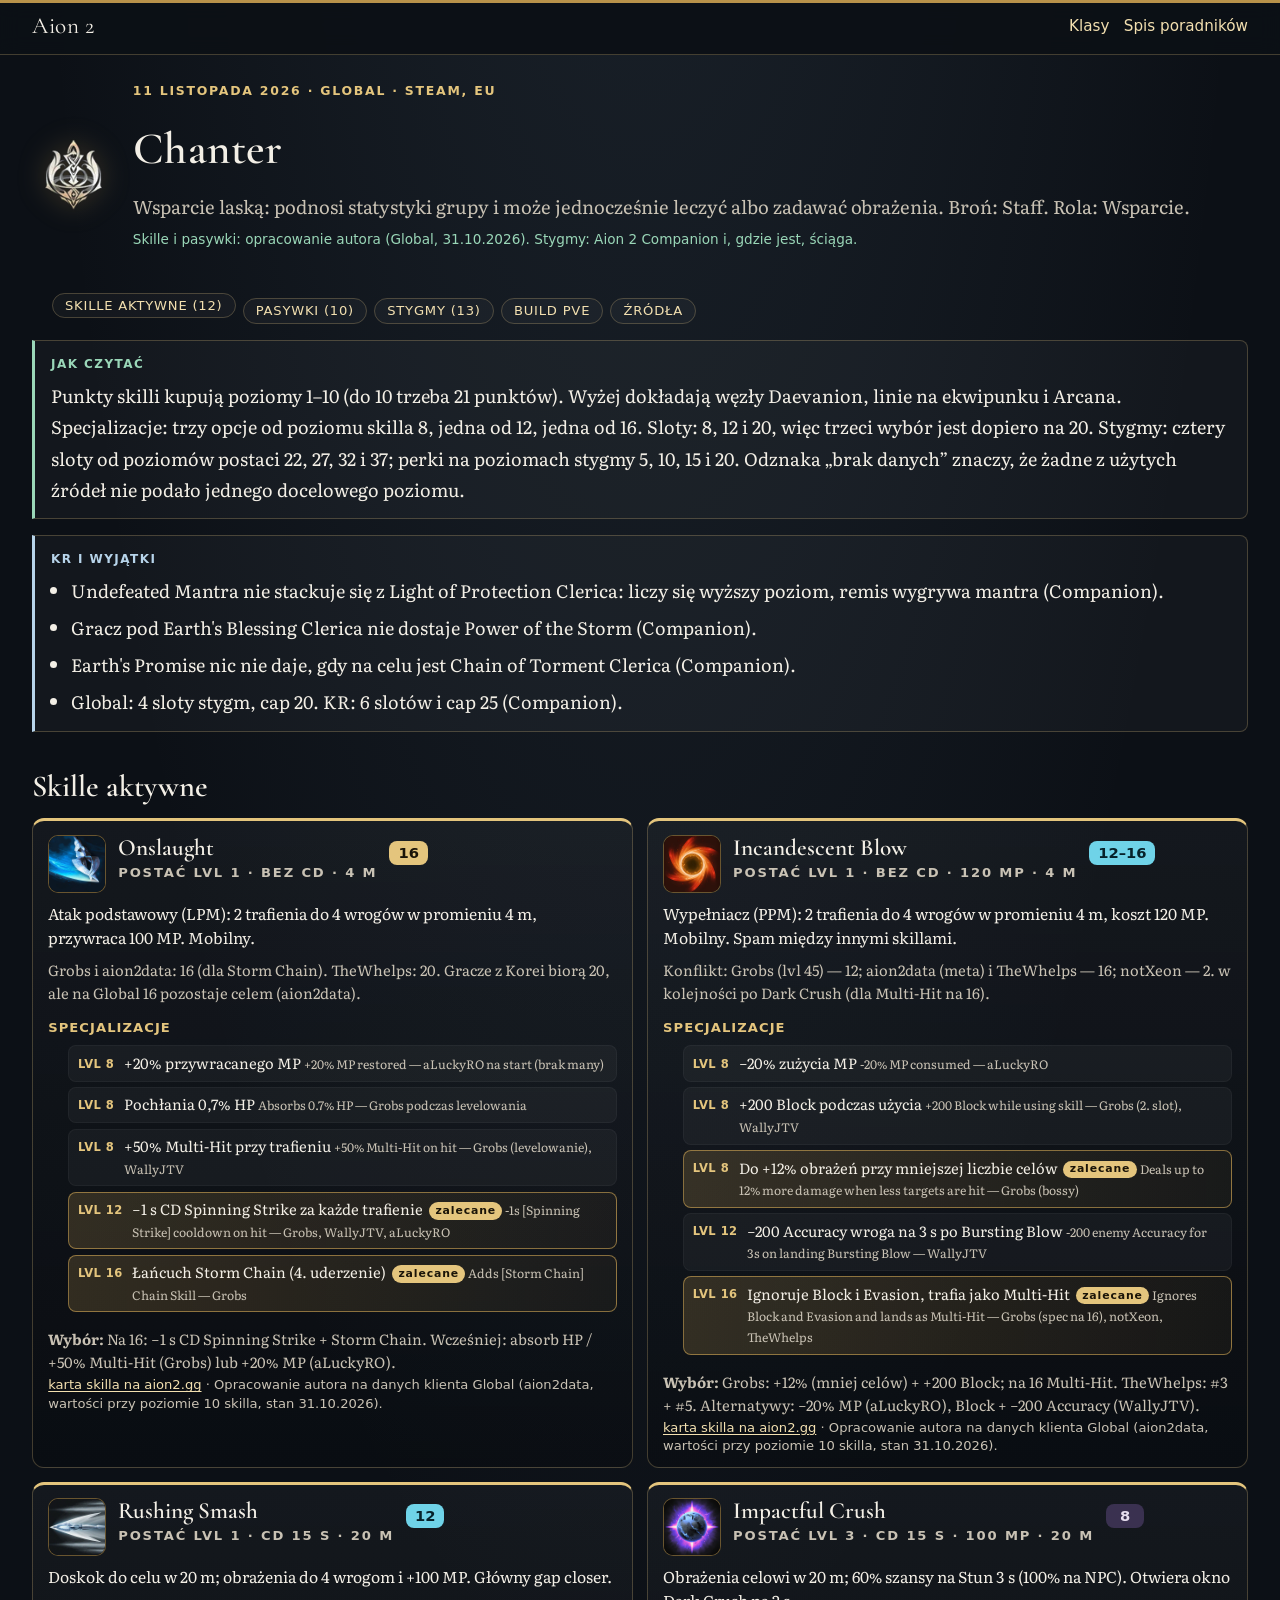
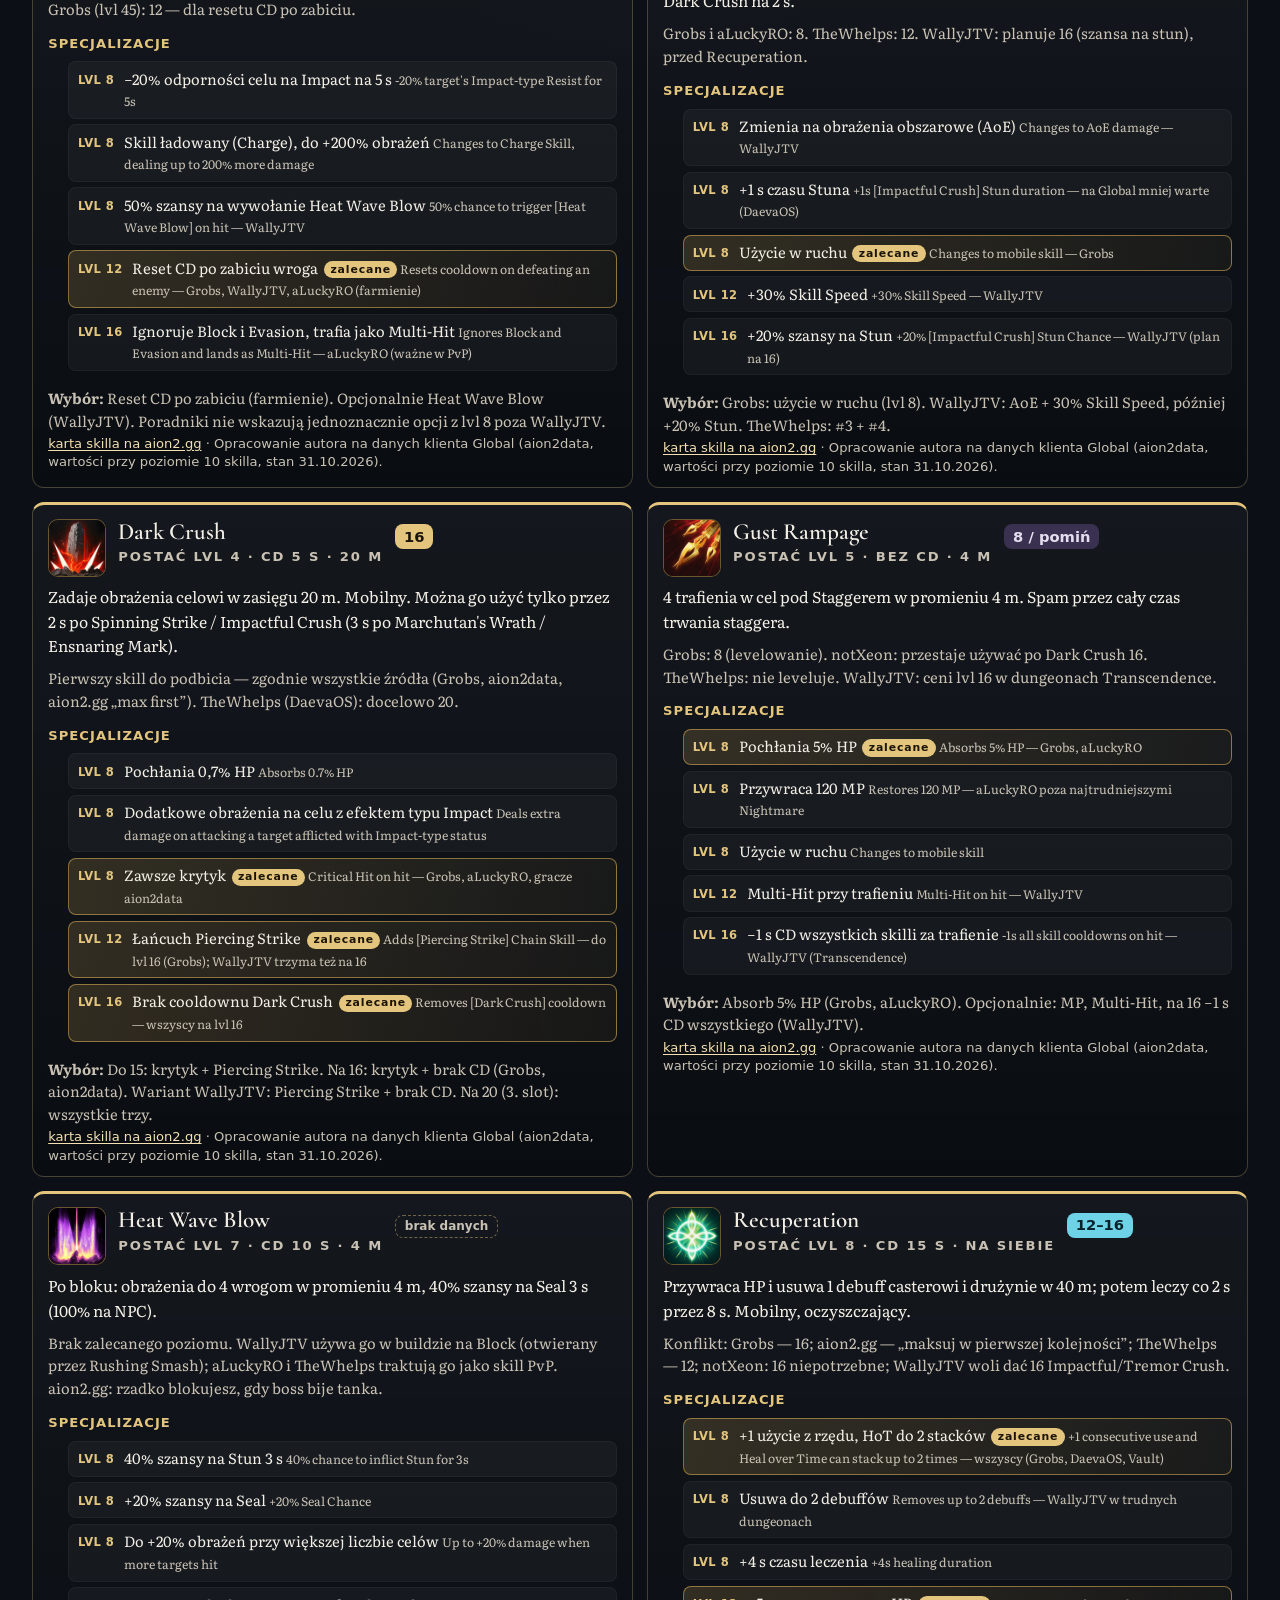
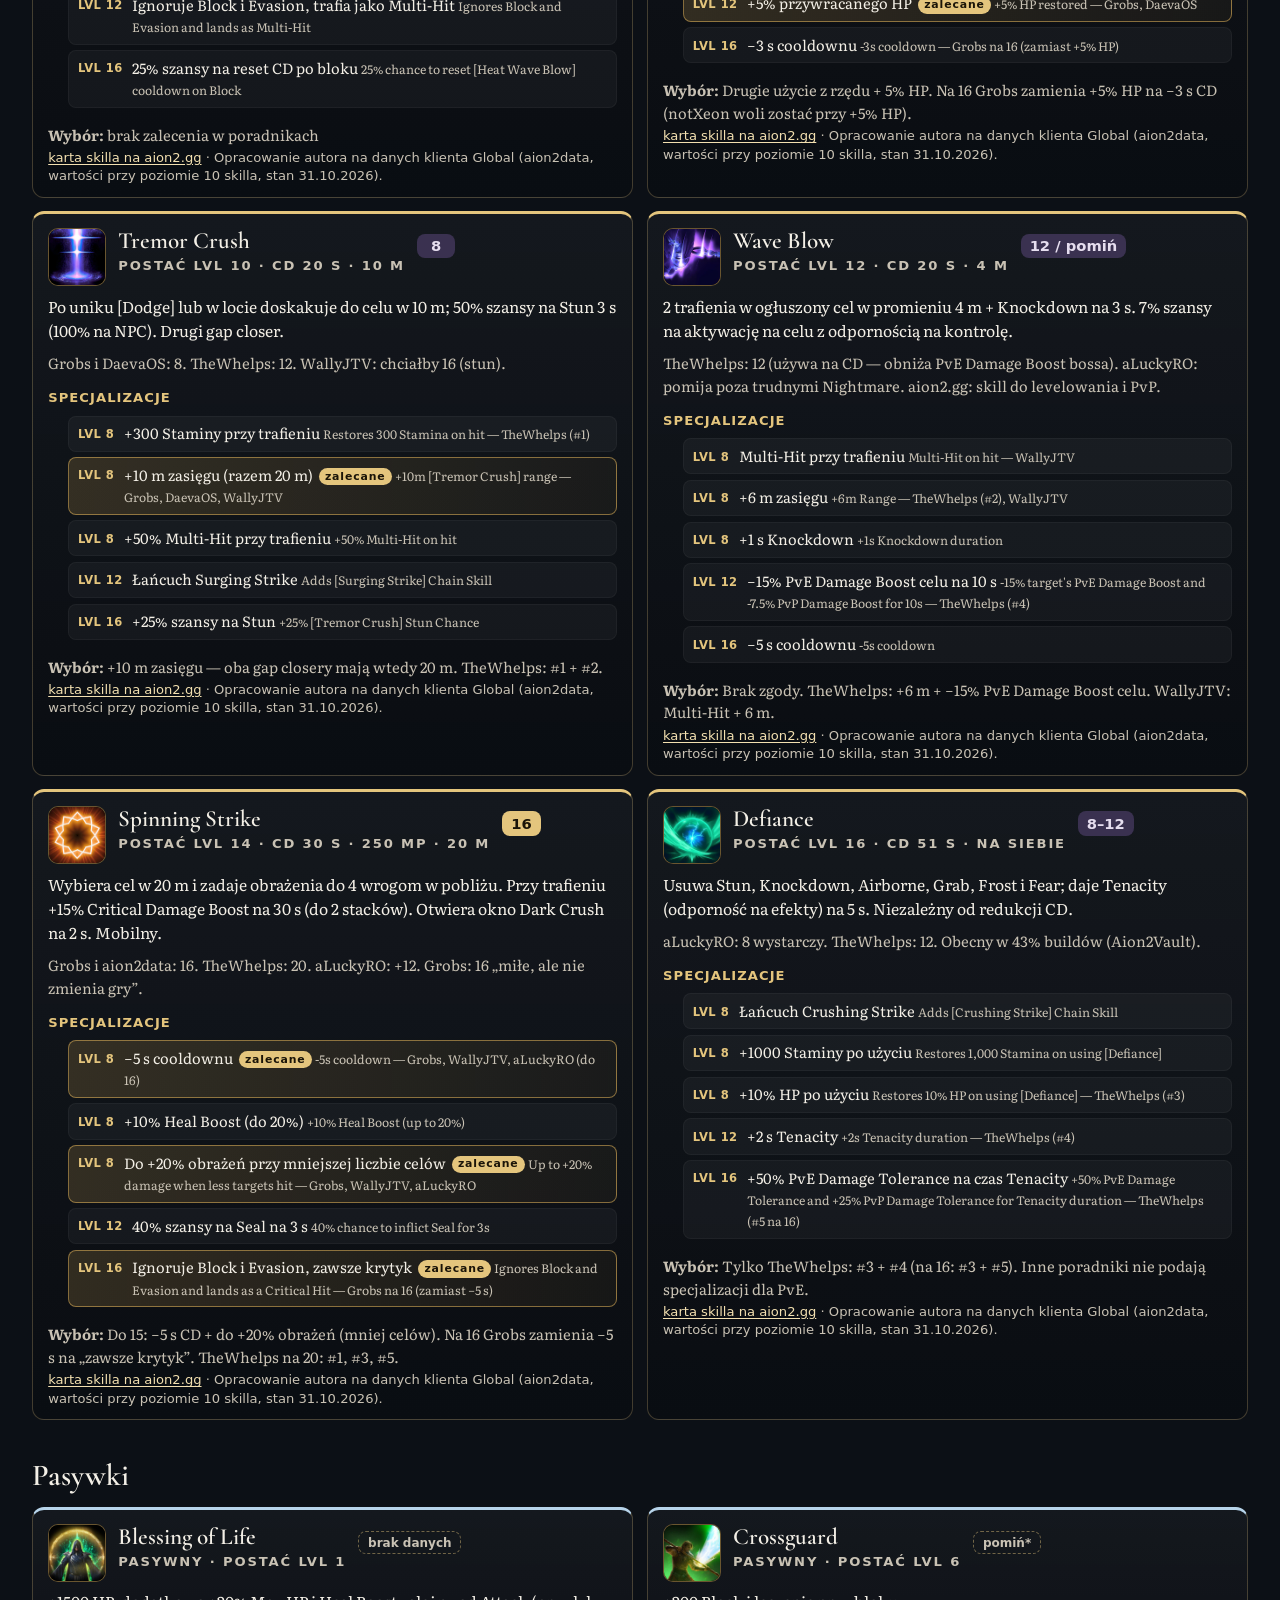
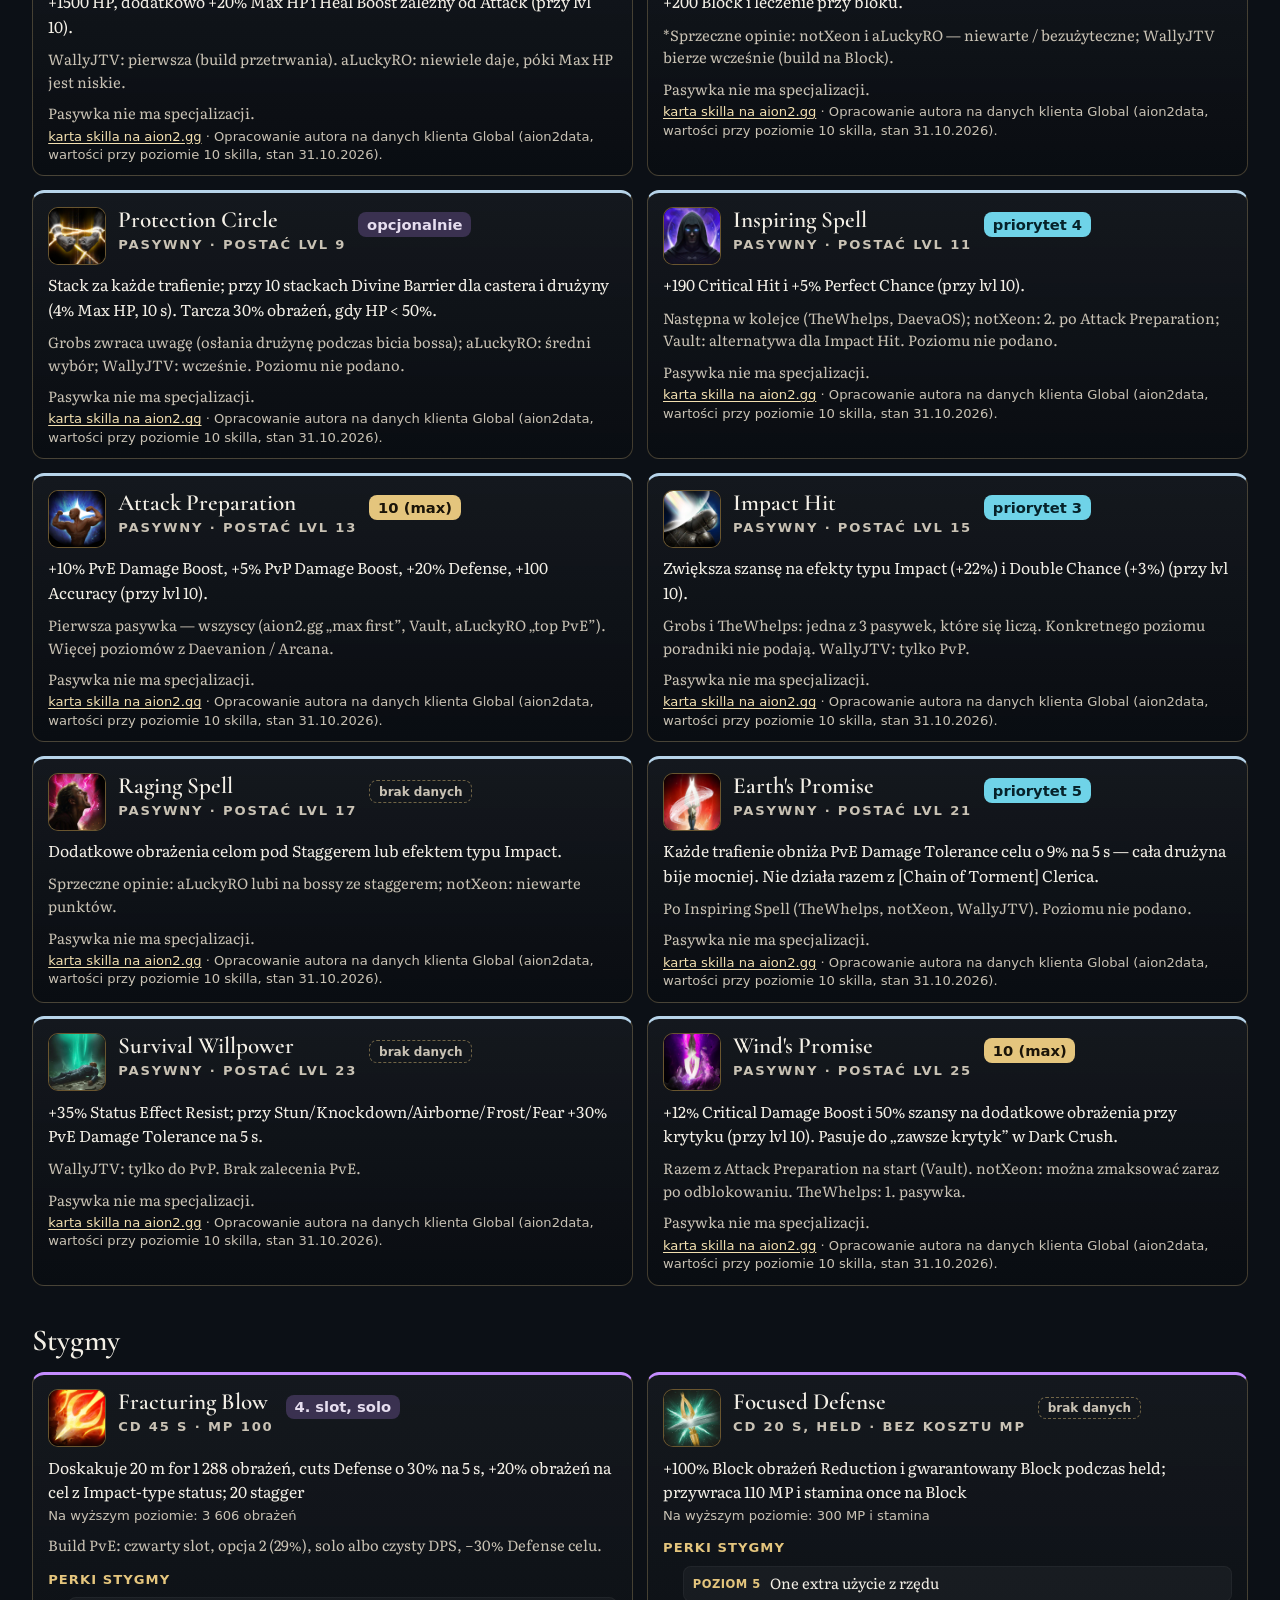
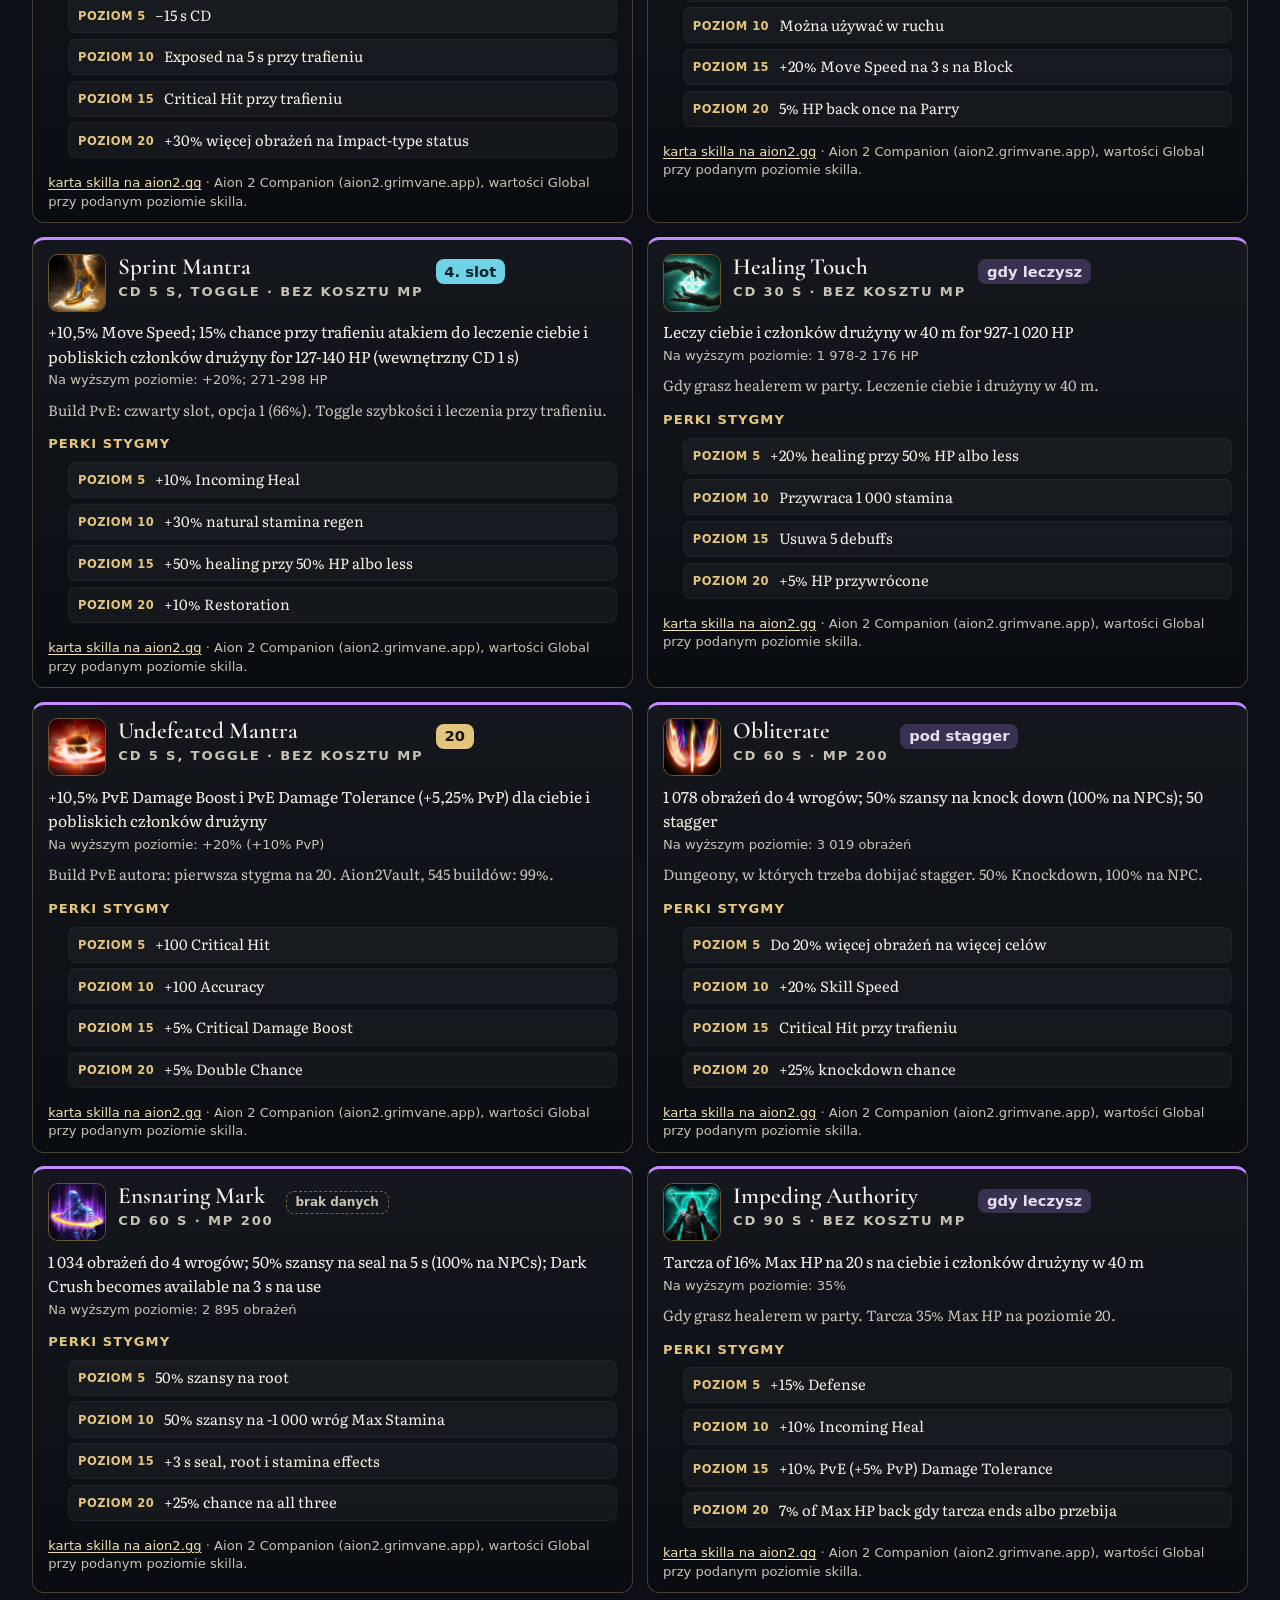
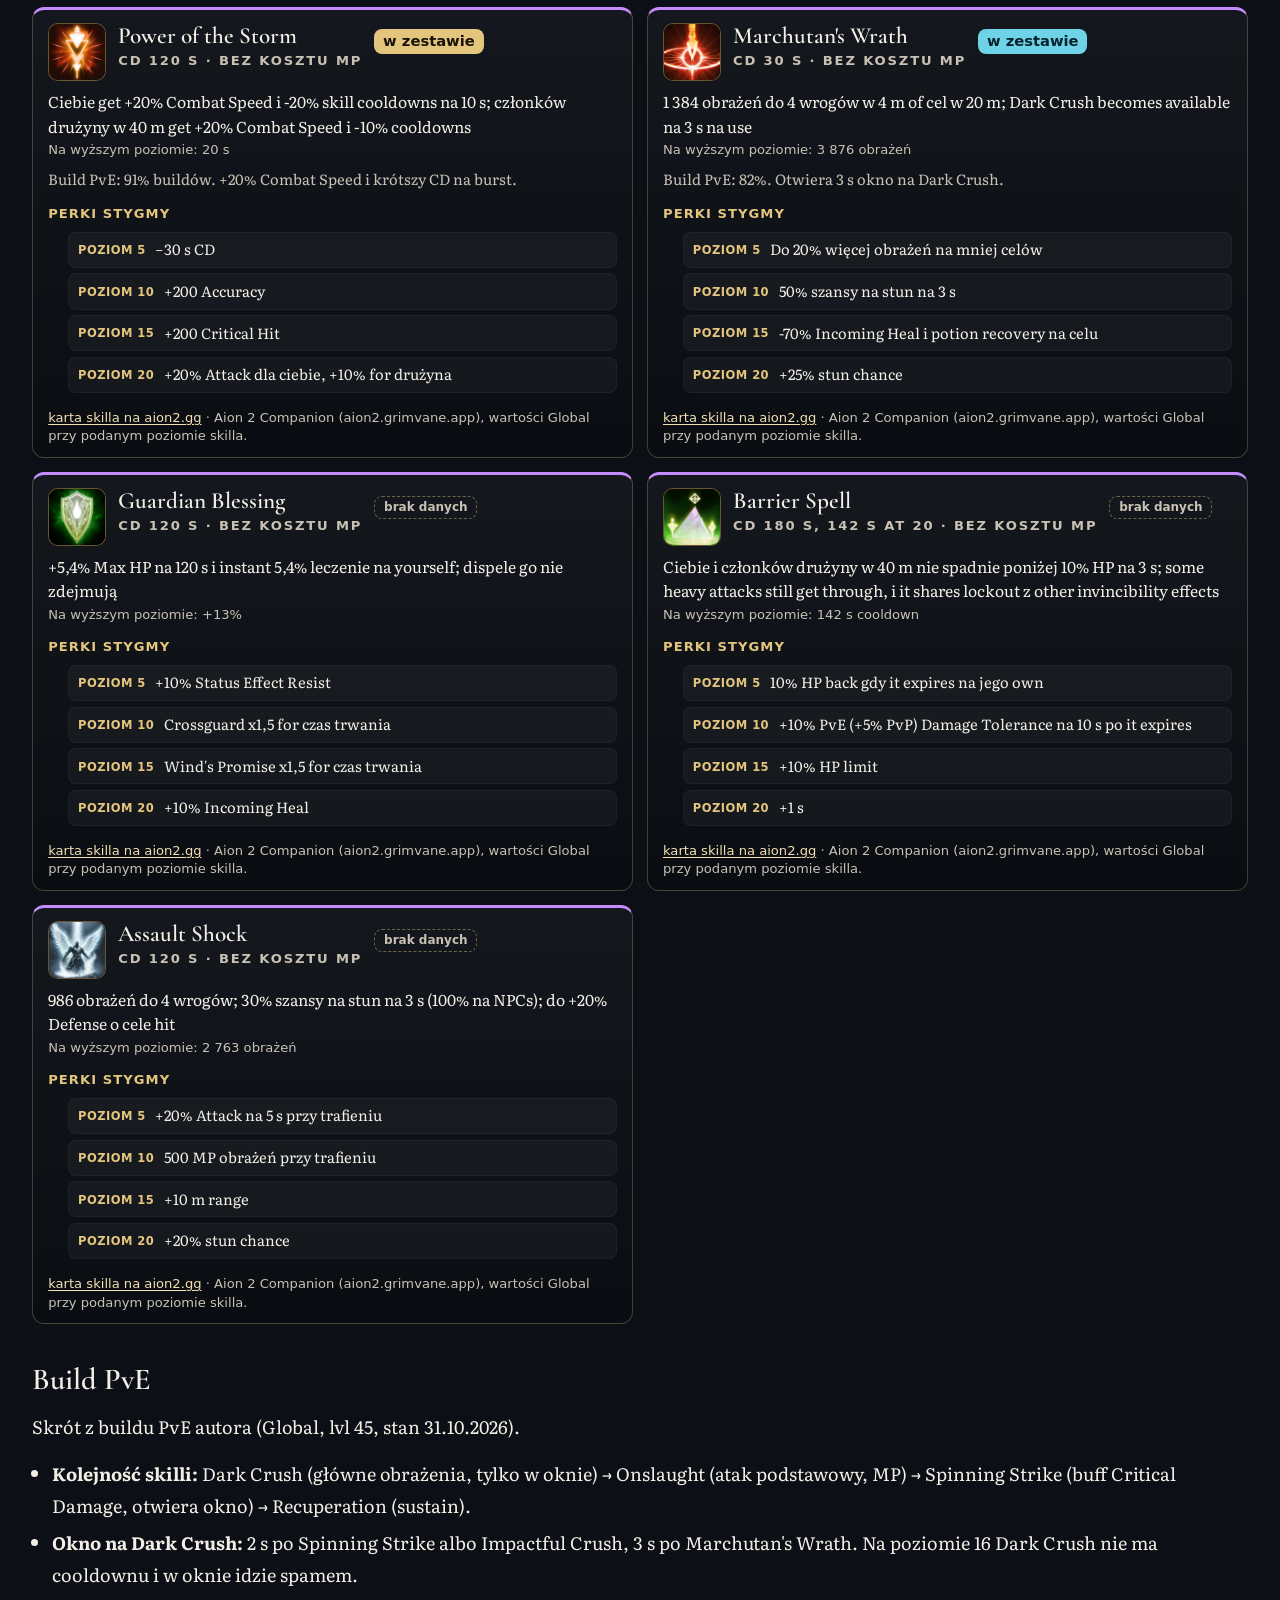
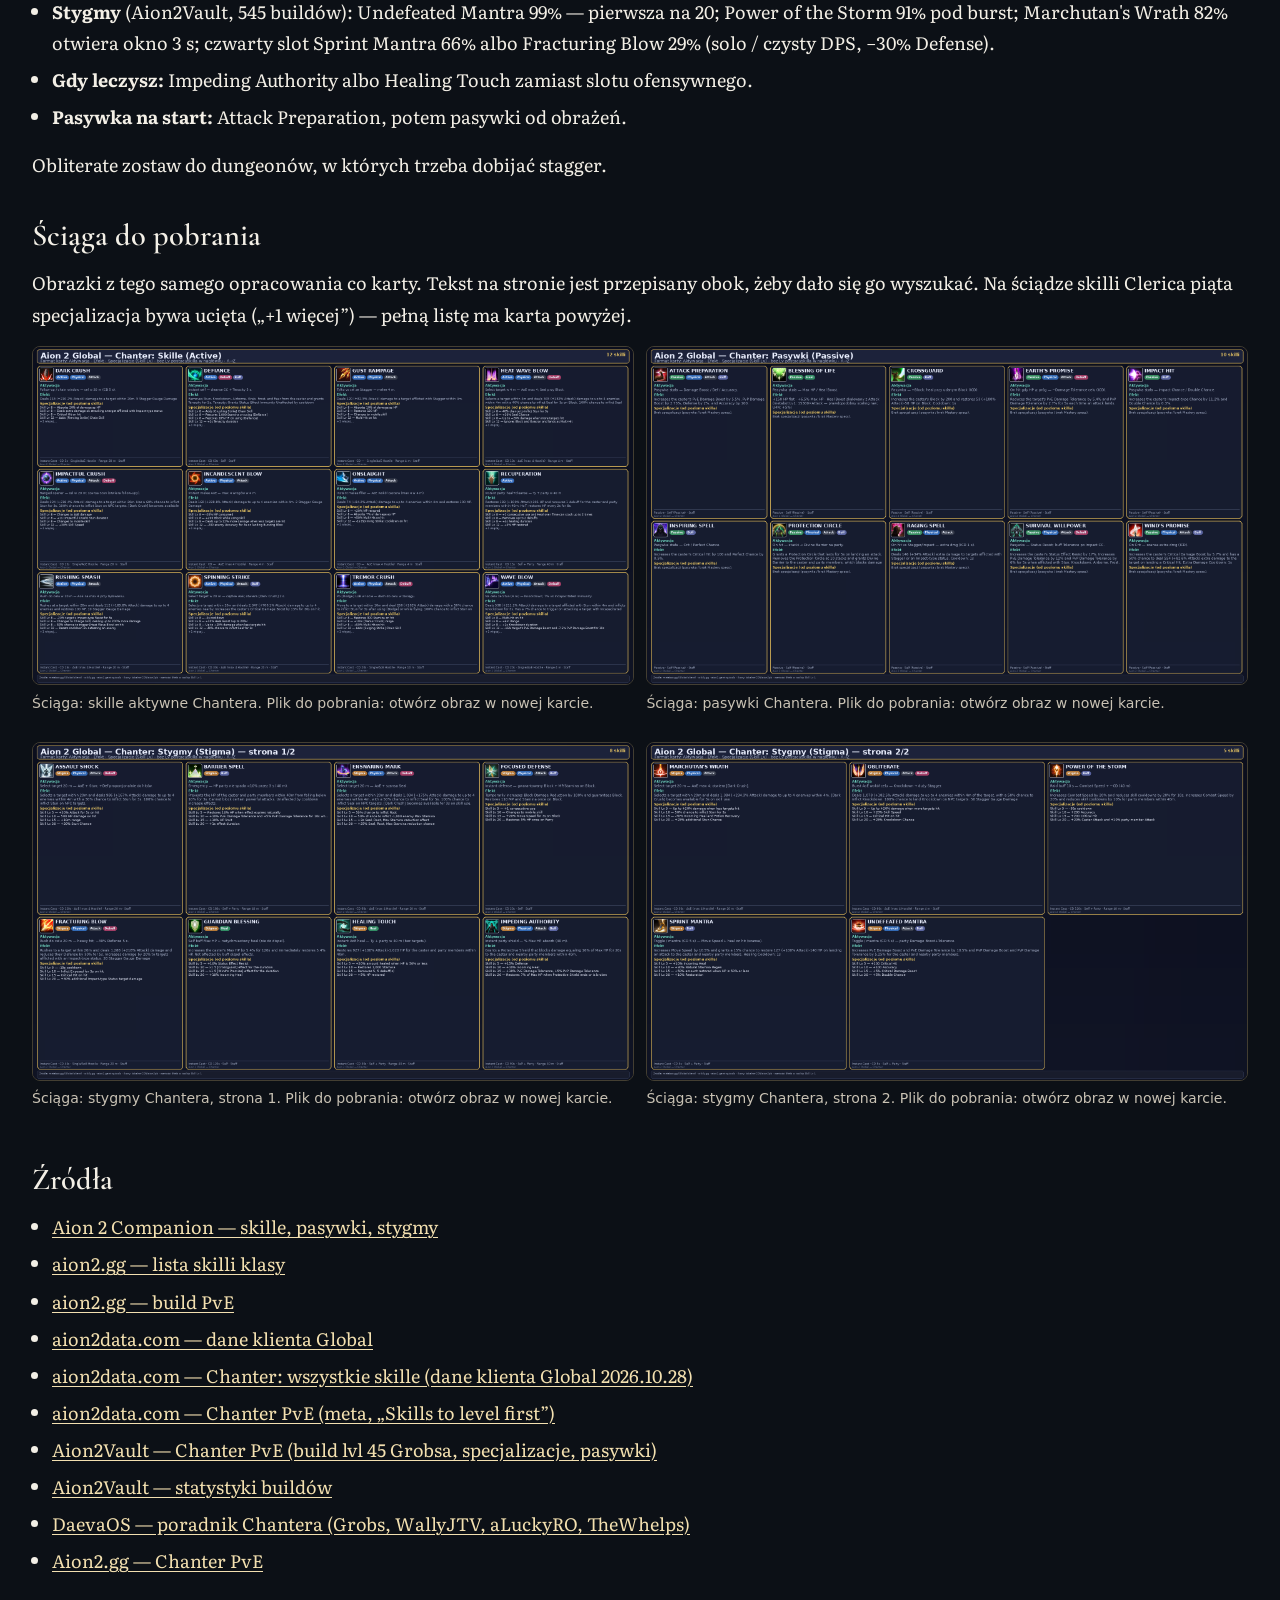
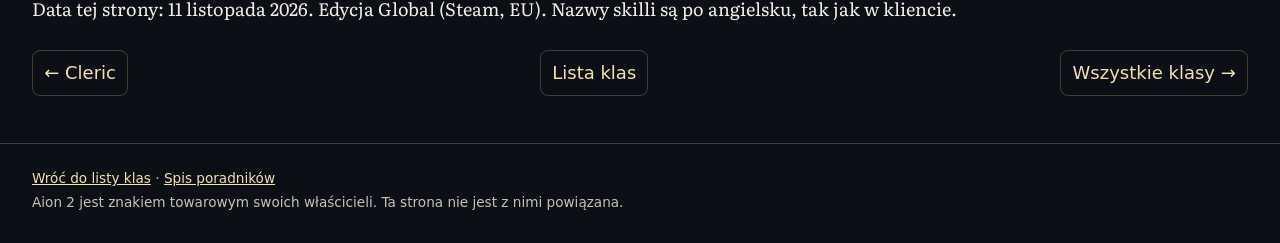
<file: poradniki/klasy/chanter.html>
<!DOCTYPE html>
<html lang="pl">
<head>
  <meta charset="utf-8">
  <meta name="viewport" content="width=device-width, initial-scale=1">
  <title>Chanter: skille, pasywki i stygmy – Aion 2</title>
  <meta name="description" content="Chanter (Wsparcie, Staff) w Aion 2 Global: skille aktywne, pasywki i stygmy.">
  <meta name="color-scheme" content="dark">
  <meta name="theme-color" content="#0c1016">
  <link rel="icon" href="../../favicon.svg" type="image/svg+xml">
  <link rel="preconnect" href="https://fonts.googleapis.com">
  <link rel="preconnect" href="https://fonts.gstatic.com" crossorigin>
  <link rel="stylesheet" href="https://fonts.googleapis.com/css2?family=Cormorant+Garamond:wght@600;700&amp;family=Literata:ital,wght@0,400;0,600;0,700;1,400&amp;display=swap">
  <link rel="stylesheet" href="../../css/style.css">
  <link rel="stylesheet" href="klasy.css">
</head>
<body class="strona-klas">
  <a class="pomin" href="#tresc">Przejdź do treści</a>
  <header class="pasek">
    <div class="kontener pasek-wiersz">
      <a class="marka" href="../../index.html">Aion 2</a>
      <nav aria-label="Nawigacja">
        <a href="index.html">Klasy</a>
        <a href="../../index.html#spis">Spis poradników</a>
      </nav>
    </div>
  </header>
  <main id="tresc" class="kontener artykul">
<article>
<header class="naglowek-klasy">
<img src="ikony/emblematy/chanter.webp" alt="">
<p class="meta"><time datetime="2026-11-11">11 listopada 2026</time> · Global · Steam, EU</p>
<h1>Chanter</h1>
<p class="lead">Wsparcie laską: podnosi statystyki grupy i może jednocześnie leczyć albo zadawać obrażenia. Broń: Staff. Rola: Wsparcie.</p>
<p class="komplet pelne">Skille i pasywki: opracowanie autora (Global, 31.10.2026). Stygmy: Aion 2 Companion i, gdzie jest, ściąga.</p>
</header>
<ul class="spis-sekcji">
<li><a href="#skille">Skille aktywne (12)</a></li>
<li><a href="#pasywki">Pasywki (10)</a></li>
<li><a href="#stygmy">Stygmy (13)</a></li>
<li><a href="#build">Build PvE</a></li>
<li><a href="#zrodla">Źródła</a></li>
</ul>
<aside class="ramka ramka-wskazowka"><p class="ramka-etykieta">Jak czytać</p>
<p>Punkty skilli kupują poziomy 1–10 (do 10 trzeba 21 punktów). Wyżej dokładają węzły Daevanion, linie na ekwipunku i Arcana. Specjalizacje: trzy opcje od poziomu skilla 8, jedna od 12, jedna od 16. Sloty: 8, 12 i 20, więc trzeci wybór jest dopiero na 20. Stygmy: cztery sloty od poziomów postaci 22, 27, 32 i 37; perki na poziomach stygmy 5, 10, 15 i 20. Odznaka „brak danych” znaczy, że żadne z użytych źródeł nie podało jednego docelowego poziomu.</p>
</aside>
<aside class="ramka ramka-uwaga"><p class="ramka-etykieta">KR i wyjątki</p><ul><li>Undefeated Mantra nie stackuje się z Light of Protection Clerica: liczy się wyższy poziom, remis wygrywa mantra (Companion).</li><li>Gracz pod Earth&#x27;s Blessing Clerica nie dostaje Power of the Storm (Companion).</li><li>Earth&#x27;s Promise nic nie daje, gdy na celu jest Chain of Torment Clerica (Companion).</li><li>Global: 4 sloty stygm, cap 20. KR: 6 slotów i cap 25 (Companion).</li></ul></aside>
<section id="skille"><h2>Skille aktywne</h2><div class="siatka-skilli"><article class="skill aktywny" id="onslaught">
<div class="skill-gora"><img class="ikona" src="ikony/chanter/18010000.webp" alt="" width="64" height="64"><div><h3>Onslaught</h3><p class="meta">Postać lvl 1 · bez CD · 4 m</p></div>
<p class="priorytet"><span class="lv lv-max">16</span></p></div>
<p class="opis">Atak podstawowy (LPM): 2 trafienia do 4 wrogów w promieniu 4 m, przywraca 100 MP. Mobilny.</p>

<p class="nota">Grobs i aion2data: 16 (dla Storm Chain). TheWhelps: 20. Gracze z Korei biorą 20, ale na Global 16 pozostaje celem (aion2data).</p>
<h4>Specjalizacje</h4><ul class="opcje"><li class=""><span class="ol">lvl 8</span><div>+20% przywracanego MP <small>+20% MP restored — aLuckyRO na start (brak many)</small></div></li><li class=""><span class="ol">lvl 8</span><div>Pochłania 0,7% HP <small>Absorbs 0.7% HP — Grobs podczas levelowania</small></div></li><li class=""><span class="ol">lvl 8</span><div>+50% Multi-Hit przy trafieniu <small>+50% Multi-Hit on hit — Grobs (levelowanie), WallyJTV</small></div></li><li class="zalecane"><span class="ol">lvl 12</span><div>−1 s CD Spinning Strike za każde trafienie<span class="znacznik">zalecane</span> <small>-1s [Spinning Strike] cooldown on hit — Grobs, WallyJTV, aLuckyRO</small></div></li><li class="zalecane"><span class="ol">lvl 16</span><div>Łańcuch Storm Chain (4. uderzenie)<span class="znacznik">zalecane</span> <small>Adds [Storm Chain] Chain Skill — Grobs</small></div></li></ul>
<p class="wybor"><strong>Wybór:</strong> Na 16: −1 s CD Spinning Strike + Storm Chain. Wcześniej: absorb HP / +50% Multi-Hit (Grobs) lub +20% MP (aLuckyRO).</p>
<p class="zrodla"><a href="https://aion2.gg/database/skills/onslaught-18010000">karta skilla na aion2.gg</a> · Opracowanie autora na danych klienta Global (aion2data, wartości przy poziomie 10 skilla, stan 31.10.2026).</p>
</article>
<article class="skill aktywny" id="incandescent-blow">
<div class="skill-gora"><img class="ikona" src="ikony/chanter/18040000.webp" alt="" width="64" height="64"><div><h3>Incandescent Blow</h3><p class="meta">Postać lvl 1 · bez CD · 120 MP · 4 m</p></div>
<p class="priorytet"><span class="lv lv-mid">12–16</span></p></div>
<p class="opis">Wypełniacz (PPM): 2 trafienia do 4 wrogów w promieniu 4 m, koszt 120 MP. Mobilny. Spam między innymi skillami.</p>

<p class="nota">Konflikt: Grobs (lvl 45) — 12; aion2data (meta) i TheWhelps — 16; notXeon — 2. w kolejności po Dark Crush (dla Multi-Hit na 16).</p>
<h4>Specjalizacje</h4><ul class="opcje"><li class=""><span class="ol">lvl 8</span><div>−20% zużycia MP <small>-20% MP consumed — aLuckyRO</small></div></li><li class=""><span class="ol">lvl 8</span><div>+200 Block podczas użycia <small>+200 Block while using skill — Grobs (2. slot), WallyJTV</small></div></li><li class="zalecane"><span class="ol">lvl 8</span><div>Do +12% obrażeń przy mniejszej liczbie celów<span class="znacznik">zalecane</span> <small>Deals up to 12% more damage when less targets are hit — Grobs (bossy)</small></div></li><li class=""><span class="ol">lvl 12</span><div>−200 Accuracy wroga na 3 s po Bursting Blow <small>-200 enemy Accuracy for 3s on landing Bursting Blow — WallyJTV</small></div></li><li class="zalecane"><span class="ol">lvl 16</span><div>Ignoruje Block i Evasion, trafia jako Multi-Hit<span class="znacznik">zalecane</span> <small>Ignores Block and Evasion and lands as Multi-Hit — Grobs (spec na 16), notXeon, TheWhelps</small></div></li></ul>
<p class="wybor"><strong>Wybór:</strong> Grobs: +12% (mniej celów) + +200 Block; na 16 Multi-Hit. TheWhelps: #3 + #5. Alternatywy: −20% MP (aLuckyRO), Block + −200 Accuracy (WallyJTV).</p>
<p class="zrodla"><a href="https://aion2.gg/database/skills/incandescent-blow-18040000">karta skilla na aion2.gg</a> · Opracowanie autora na danych klienta Global (aion2data, wartości przy poziomie 10 skilla, stan 31.10.2026).</p>
</article>
<article class="skill aktywny" id="rushing-smash">
<div class="skill-gora"><img class="ikona" src="ikony/chanter/18090000.webp" alt="" width="64" height="64"><div><h3>Rushing Smash</h3><p class="meta">Postać lvl 1 · CD 15 s · 20 m</p></div>
<p class="priorytet"><span class="lv lv-mid">12</span></p></div>
<p class="opis">Doskok do celu w 20 m; obrażenia do 4 wrogom i +100 MP. Główny gap closer.</p>

<p class="nota">Grobs (lvl 45): 12 — dla resetu CD po zabiciu.</p>
<h4>Specjalizacje</h4><ul class="opcje"><li class=""><span class="ol">lvl 8</span><div>−20% odporności celu na Impact na 5 s <small>-20% target&#x27;s Impact-type Resist for 5s</small></div></li><li class=""><span class="ol">lvl 8</span><div>Skill ładowany (Charge), do +200% obrażeń <small>Changes to Charge Skill, dealing up to 200% more damage</small></div></li><li class=""><span class="ol">lvl 8</span><div>50% szansy na wywołanie Heat Wave Blow <small>50% chance to trigger [Heat Wave Blow] on hit — WallyJTV</small></div></li><li class="zalecane"><span class="ol">lvl 12</span><div>Reset CD po zabiciu wroga<span class="znacznik">zalecane</span> <small>Resets cooldown on defeating an enemy — Grobs, WallyJTV, aLuckyRO (farmienie)</small></div></li><li class=""><span class="ol">lvl 16</span><div>Ignoruje Block i Evasion, trafia jako Multi-Hit <small>Ignores Block and Evasion and lands as Multi-Hit — aLuckyRO (ważne w PvP)</small></div></li></ul>
<p class="wybor"><strong>Wybór:</strong> Reset CD po zabiciu (farmienie). Opcjonalnie Heat Wave Blow (WallyJTV). Poradniki nie wskazują jednoznacznie opcji z lvl 8 poza WallyJTV.</p>
<p class="zrodla"><a href="https://aion2.gg/database/skills/rushing-smash-18090000">karta skilla na aion2.gg</a> · Opracowanie autora na danych klienta Global (aion2data, wartości przy poziomie 10 skilla, stan 31.10.2026).</p>
</article>
<article class="skill aktywny" id="impactful-crush">
<div class="skill-gora"><img class="ikona" src="ikony/chanter/18060000.webp" alt="" width="64" height="64"><div><h3>Impactful Crush</h3><p class="meta">Postać lvl 3 · CD 15 s · 100 MP · 20 m</p></div>
<p class="priorytet"><span class="lv lv-low">8</span></p></div>
<p class="opis">Obrażenia celowi w 20 m; 60% szansy na Stun 3 s (100% na NPC). Otwiera okno Dark Crush na 2 s.</p>

<p class="nota">Grobs i aLuckyRO: 8. TheWhelps: 12. WallyJTV: planuje 16 (szansa na stun), przed Recuperation.</p>
<h4>Specjalizacje</h4><ul class="opcje"><li class=""><span class="ol">lvl 8</span><div>Zmienia na obrażenia obszarowe (AoE) <small>Changes to AoE damage — WallyJTV</small></div></li><li class=""><span class="ol">lvl 8</span><div>+1 s czasu Stuna <small>+1s [Impactful Crush] Stun duration — na Global mniej warte (DaevaOS)</small></div></li><li class="zalecane"><span class="ol">lvl 8</span><div>Użycie w ruchu<span class="znacznik">zalecane</span> <small>Changes to mobile skill — Grobs</small></div></li><li class=""><span class="ol">lvl 12</span><div>+30% Skill Speed <small>+30% Skill Speed — WallyJTV</small></div></li><li class=""><span class="ol">lvl 16</span><div>+20% szansy na Stun <small>+20% [Impactful Crush] Stun Chance — WallyJTV (plan na 16)</small></div></li></ul>
<p class="wybor"><strong>Wybór:</strong> Grobs: użycie w ruchu (lvl 8). WallyJTV: AoE + 30% Skill Speed, później +20% Stun. TheWhelps: #3 + #4.</p>
<p class="zrodla"><a href="https://aion2.gg/database/skills/impactful-crush-18060000">karta skilla na aion2.gg</a> · Opracowanie autora na danych klienta Global (aion2data, wartości przy poziomie 10 skilla, stan 31.10.2026).</p>
</article>
<article class="skill aktywny" id="dark-crush">
<div class="skill-gora"><img class="ikona" src="ikony/chanter/18100000.webp" alt="" width="64" height="64"><div><h3>Dark Crush</h3><p class="meta">Postać lvl 4 · CD 5 s · 20 m</p></div>
<p class="priorytet"><span class="lv lv-max">16</span></p></div>
<p class="opis">Zadaje obrażenia celowi w zasięgu 20 m. Mobilny. Można go użyć tylko przez 2 s po Spinning Strike / Impactful Crush (3 s po Marchutan&#x27;s Wrath / Ensnaring Mark).</p>

<p class="nota">Pierwszy skill do podbicia — zgodnie wszystkie źródła (Grobs, aion2data, aion2.gg „max first”). TheWhelps (DaevaOS): docelowo 20.</p>
<h4>Specjalizacje</h4><ul class="opcje"><li class=""><span class="ol">lvl 8</span><div>Pochłania 0,7% HP <small>Absorbs 0.7% HP</small></div></li><li class=""><span class="ol">lvl 8</span><div>Dodatkowe obrażenia na celu z efektem typu Impact <small>Deals extra damage on attacking a target afflicted with Impact-type status</small></div></li><li class="zalecane"><span class="ol">lvl 8</span><div>Zawsze krytyk<span class="znacznik">zalecane</span> <small>Critical Hit on hit — Grobs, aLuckyRO, gracze aion2data</small></div></li><li class="zalecane"><span class="ol">lvl 12</span><div>Łańcuch Piercing Strike<span class="znacznik">zalecane</span> <small>Adds [Piercing Strike] Chain Skill — do lvl 16 (Grobs); WallyJTV trzyma też na 16</small></div></li><li class="zalecane"><span class="ol">lvl 16</span><div>Brak cooldownu Dark Crush<span class="znacznik">zalecane</span> <small>Removes [Dark Crush] cooldown — wszyscy na lvl 16</small></div></li></ul>
<p class="wybor"><strong>Wybór:</strong> Do 15: krytyk + Piercing Strike. Na 16: krytyk + brak CD (Grobs, aion2data). Wariant WallyJTV: Piercing Strike + brak CD. Na 20 (3. slot): wszystkie trzy.</p>
<p class="zrodla"><a href="https://aion2.gg/database/skills/dark-crush-18100000">karta skilla na aion2.gg</a> · Opracowanie autora na danych klienta Global (aion2data, wartości przy poziomie 10 skilla, stan 31.10.2026).</p>
</article>
<article class="skill aktywny" id="gust-rampage">
<div class="skill-gora"><img class="ikona" src="ikony/chanter/18300000.webp" alt="" width="64" height="64"><div><h3>Gust Rampage</h3><p class="meta">Postać lvl 5 · bez CD · 4 m</p></div>
<p class="priorytet"><span class="lv lv-low">8 / pomiń</span></p></div>
<p class="opis">4 trafienia w cel pod Staggerem w promieniu 4 m. Spam przez cały czas trwania staggera.</p>

<p class="nota">Grobs: 8 (levelowanie). notXeon: przestaje używać po Dark Crush 16. TheWhelps: nie leveluje. WallyJTV: ceni lvl 16 w dungeonach Transcendence.</p>
<h4>Specjalizacje</h4><ul class="opcje"><li class="zalecane"><span class="ol">lvl 8</span><div>Pochłania 5% HP<span class="znacznik">zalecane</span> <small>Absorbs 5% HP — Grobs, aLuckyRO</small></div></li><li class=""><span class="ol">lvl 8</span><div>Przywraca 120 MP <small>Restores 120 MP — aLuckyRO poza najtrudniejszymi Nightmare</small></div></li><li class=""><span class="ol">lvl 8</span><div>Użycie w ruchu <small>Changes to mobile skill</small></div></li><li class=""><span class="ol">lvl 12</span><div>Multi-Hit przy trafieniu <small>Multi-Hit on hit — WallyJTV</small></div></li><li class=""><span class="ol">lvl 16</span><div>−1 s CD wszystkich skilli za trafienie <small>-1s all skill cooldowns on hit — WallyJTV (Transcendence)</small></div></li></ul>
<p class="wybor"><strong>Wybór:</strong> Absorb 5% HP (Grobs, aLuckyRO). Opcjonalnie: MP, Multi-Hit, na 16 −1 s CD wszystkiego (WallyJTV).</p>
<p class="zrodla"><a href="https://aion2.gg/database/skills/gust-rampage-18300000">karta skilla na aion2.gg</a> · Opracowanie autora na danych klienta Global (aion2data, wartości przy poziomie 10 skilla, stan 31.10.2026).</p>
</article>
<article class="skill aktywny" id="heat-wave-blow">
<div class="skill-gora"><img class="ikona" src="ikony/chanter/18150000.webp" alt="" width="64" height="64"><div><h3>Heat Wave Blow</h3><p class="meta">Postać lvl 7 · CD 10 s · 4 m</p></div>
<p class="priorytet"><span class="lv lv-brak">brak danych</span></p></div>
<p class="opis">Po bloku: obrażenia do 4 wrogom w promieniu 4 m, 40% szansy na Seal 3 s (100% na NPC).</p>

<p class="nota">Brak zalecanego poziomu. WallyJTV używa go w buildzie na Block (otwierany przez Rushing Smash); aLuckyRO i TheWhelps traktują go jako skill PvP. aion2.gg: rzadko blokujesz, gdy boss bije tanka.</p>
<h4>Specjalizacje</h4><ul class="opcje"><li class=""><span class="ol">lvl 8</span><div>40% szansy na Stun 3 s <small>40% chance to inflict Stun for 3s</small></div></li><li class=""><span class="ol">lvl 8</span><div>+20% szansy na Seal <small>+20% Seal Chance</small></div></li><li class=""><span class="ol">lvl 8</span><div>Do +20% obrażeń przy większej liczbie celów <small>Up to +20% damage when more targets hit</small></div></li><li class=""><span class="ol">lvl 12</span><div>Ignoruje Block i Evasion, trafia jako Multi-Hit <small>Ignores Block and Evasion and lands as Multi-Hit</small></div></li><li class=""><span class="ol">lvl 16</span><div>25% szansy na reset CD po bloku <small>25% chance to reset [Heat Wave Blow] cooldown on Block</small></div></li></ul>
<p class="wybor"><strong>Wybór:</strong> brak zalecenia w poradnikach</p>
<p class="zrodla"><a href="https://aion2.gg/database/skills/heat-wave-blow-18150000">karta skilla na aion2.gg</a> · Opracowanie autora na danych klienta Global (aion2data, wartości przy poziomie 10 skilla, stan 31.10.2026).</p>
</article>
<article class="skill aktywny" id="recuperation">
<div class="skill-gora"><img class="ikona" src="ikony/chanter/18120000.webp" alt="" width="64" height="64"><div><h3>Recuperation</h3><p class="meta">Postać lvl 8 · CD 15 s · na siebie</p></div>
<p class="priorytet"><span class="lv lv-mid">12–16</span></p></div>
<p class="opis">Przywraca HP i usuwa 1 debuff casterowi i drużynie w 40 m; potem leczy co 2 s przez 8 s. Mobilny, oczyszczający.</p>

<p class="nota">Konflikt: Grobs — 16; aion2.gg — „maksuj w pierwszej kolejności”; TheWhelps — 12; notXeon: 16 niepotrzebne; WallyJTV woli dać 16 Impactful/Tremor Crush.</p>
<h4>Specjalizacje</h4><ul class="opcje"><li class="zalecane"><span class="ol">lvl 8</span><div>+1 użycie z rzędu, HoT do 2 stacków<span class="znacznik">zalecane</span> <small>+1 consecutive use and Heal over Time can stack up to 2 times — wszyscy (Grobs, DaevaOS, Vault)</small></div></li><li class=""><span class="ol">lvl 8</span><div>Usuwa do 2 debuffów <small>Removes up to 2 debuffs — WallyJTV w trudnych dungeonach</small></div></li><li class=""><span class="ol">lvl 8</span><div>+4 s czasu leczenia <small>+4s healing duration</small></div></li><li class="zalecane"><span class="ol">lvl 12</span><div>+5% przywracanego HP<span class="znacznik">zalecane</span> <small>+5% HP restored — Grobs, DaevaOS</small></div></li><li class=""><span class="ol">lvl 16</span><div>−3 s cooldownu <small>-3s cooldown — Grobs na 16 (zamiast +5% HP)</small></div></li></ul>
<p class="wybor"><strong>Wybór:</strong> Drugie użycie z rzędu + 5% HP. Na 16 Grobs zamienia +5% HP na −3 s CD (notXeon woli zostać przy +5% HP).</p>
<p class="zrodla"><a href="https://aion2.gg/database/skills/recuperation-18120000">karta skilla na aion2.gg</a> · Opracowanie autora na danych klienta Global (aion2data, wartości przy poziomie 10 skilla, stan 31.10.2026).</p>
</article>
<article class="skill aktywny" id="tremor-crush">
<div class="skill-gora"><img class="ikona" src="ikony/chanter/18210000.webp" alt="" width="64" height="64"><div><h3>Tremor Crush</h3><p class="meta">Postać lvl 10 · CD 20 s · 10 m</p></div>
<p class="priorytet"><span class="lv lv-low">8</span></p></div>
<p class="opis">Po uniku [Dodge] lub w locie doskakuje do celu w 10 m; 50% szansy na Stun 3 s (100% na NPC). Drugi gap closer.</p>

<p class="nota">Grobs i DaevaOS: 8. TheWhelps: 12. WallyJTV: chciałby 16 (stun).</p>
<h4>Specjalizacje</h4><ul class="opcje"><li class=""><span class="ol">lvl 8</span><div>+300 Staminy przy trafieniu <small>Restores 300 Stamina on hit — TheWhelps (#1)</small></div></li><li class="zalecane"><span class="ol">lvl 8</span><div>+10 m zasięgu (razem 20 m)<span class="znacznik">zalecane</span> <small>+10m [Tremor Crush] range — Grobs, DaevaOS, WallyJTV</small></div></li><li class=""><span class="ol">lvl 8</span><div>+50% Multi-Hit przy trafieniu <small>+50% Multi-Hit on hit</small></div></li><li class=""><span class="ol">lvl 12</span><div>Łańcuch Surging Strike <small>Adds [Surging Strike] Chain Skill</small></div></li><li class=""><span class="ol">lvl 16</span><div>+25% szansy na Stun <small>+25% [Tremor Crush] Stun Chance</small></div></li></ul>
<p class="wybor"><strong>Wybór:</strong> +10 m zasięgu — oba gap closery mają wtedy 20 m. TheWhelps: #1 + #2.</p>
<p class="zrodla"><a href="https://aion2.gg/database/skills/tremor-crush-18210000">karta skilla na aion2.gg</a> · Opracowanie autora na danych klienta Global (aion2data, wartości przy poziomie 10 skilla, stan 31.10.2026).</p>
</article>
<article class="skill aktywny" id="wave-blow">
<div class="skill-gora"><img class="ikona" src="ikony/chanter/18080000.webp" alt="" width="64" height="64"><div><h3>Wave Blow</h3><p class="meta">Postać lvl 12 · CD 20 s · 4 m</p></div>
<p class="priorytet"><span class="lv lv-low">12 / pomiń</span></p></div>
<p class="opis">2 trafienia w ogłuszony cel w promieniu 4 m + Knockdown na 3 s. 7% szansy na aktywację na celu z odpornością na kontrolę.</p>

<p class="nota">TheWhelps: 12 (używa na CD — obniża PvE Damage Boost bossa). aLuckyRO: pomija poza trudnymi Nightmare. aion2.gg: skill do levelowania i PvP.</p>
<h4>Specjalizacje</h4><ul class="opcje"><li class=""><span class="ol">lvl 8</span><div>Multi-Hit przy trafieniu <small>Multi-Hit on hit — WallyJTV</small></div></li><li class=""><span class="ol">lvl 8</span><div>+6 m zasięgu <small>+6m Range — TheWhelps (#2), WallyJTV</small></div></li><li class=""><span class="ol">lvl 8</span><div>+1 s Knockdown <small>+1s Knockdown duration</small></div></li><li class=""><span class="ol">lvl 12</span><div>−15% PvE Damage Boost celu na 10 s <small>-15% target&#x27;s PvE Damage Boost and -7.5% PvP Damage Boost for 10s — TheWhelps (#4)</small></div></li><li class=""><span class="ol">lvl 16</span><div>−5 s cooldownu <small>-5s cooldown</small></div></li></ul>
<p class="wybor"><strong>Wybór:</strong> Brak zgody. TheWhelps: +6 m + −15% PvE Damage Boost celu. WallyJTV: Multi-Hit + 6 m.</p>
<p class="zrodla"><a href="https://aion2.gg/database/skills/wave-blow-18080000">karta skilla na aion2.gg</a> · Opracowanie autora na danych klienta Global (aion2data, wartości przy poziomie 10 skilla, stan 31.10.2026).</p>
</article>
<article class="skill aktywny" id="spinning-strike">
<div class="skill-gora"><img class="ikona" src="ikony/chanter/18290000.webp" alt="" width="64" height="64"><div><h3>Spinning Strike</h3><p class="meta">Postać lvl 14 · CD 30 s · 250 MP · 20 m</p></div>
<p class="priorytet"><span class="lv lv-max">16</span></p></div>
<p class="opis">Wybiera cel w 20 m i zadaje obrażenia do 4 wrogom w pobliżu. Przy trafieniu +15% Critical Damage Boost na 30 s (do 2 stacków). Otwiera okno Dark Crush na 2 s. Mobilny.</p>

<p class="nota">Grobs i aion2data: 16. TheWhelps: 20. aLuckyRO: +12. Grobs: 16 „miłe, ale nie zmienia gry”.</p>
<h4>Specjalizacje</h4><ul class="opcje"><li class="zalecane"><span class="ol">lvl 8</span><div>−5 s cooldownu<span class="znacznik">zalecane</span> <small>-5s cooldown — Grobs, WallyJTV, aLuckyRO (do 16)</small></div></li><li class=""><span class="ol">lvl 8</span><div>+10% Heal Boost (do 20%) <small>+10% Heal Boost (up to 20%)</small></div></li><li class="zalecane"><span class="ol">lvl 8</span><div>Do +20% obrażeń przy mniejszej liczbie celów<span class="znacznik">zalecane</span> <small>Up to +20% damage when less targets hit — Grobs, WallyJTV, aLuckyRO</small></div></li><li class=""><span class="ol">lvl 12</span><div>40% szansy na Seal na 3 s <small>40% chance to inflict Seal for 3s</small></div></li><li class="zalecane"><span class="ol">lvl 16</span><div>Ignoruje Block i Evasion, zawsze krytyk<span class="znacznik">zalecane</span> <small>Ignores Block and Evasion and lands as a Critical Hit — Grobs na 16 (zamiast −5 s)</small></div></li></ul>
<p class="wybor"><strong>Wybór:</strong> Do 15: −5 s CD + do +20% obrażeń (mniej celów). Na 16 Grobs zamienia −5 s na „zawsze krytyk”. TheWhelps na 20: #1, #3, #5.</p>
<p class="zrodla"><a href="https://aion2.gg/database/skills/spinning-strike-18290000">karta skilla na aion2.gg</a> · Opracowanie autora na danych klienta Global (aion2data, wartości przy poziomie 10 skilla, stan 31.10.2026).</p>
</article>
<article class="skill aktywny" id="defiance">
<div class="skill-gora"><img class="ikona" src="ikony/chanter/18200000.webp" alt="" width="64" height="64"><div><h3>Defiance</h3><p class="meta">Postać lvl 16 · CD 51 s · na siebie</p></div>
<p class="priorytet"><span class="lv lv-low">8–12</span></p></div>
<p class="opis">Usuwa Stun, Knockdown, Airborne, Grab, Frost i Fear; daje Tenacity (odporność na efekty) na 5 s. Niezależny od redukcji CD.</p>

<p class="nota">aLuckyRO: 8 wystarczy. TheWhelps: 12. Obecny w 43% buildów (Aion2Vault).</p>
<h4>Specjalizacje</h4><ul class="opcje"><li class=""><span class="ol">lvl 8</span><div>Łańcuch Crushing Strike <small>Adds [Crushing Strike] Chain Skill</small></div></li><li class=""><span class="ol">lvl 8</span><div>+1000 Staminy po użyciu <small>Restores 1,000 Stamina on using [Defiance]</small></div></li><li class=""><span class="ol">lvl 8</span><div>+10% HP po użyciu <small>Restores 10% HP on using [Defiance] — TheWhelps (#3)</small></div></li><li class=""><span class="ol">lvl 12</span><div>+2 s Tenacity <small>+2s Tenacity duration — TheWhelps (#4)</small></div></li><li class=""><span class="ol">lvl 16</span><div>+50% PvE Damage Tolerance na czas Tenacity <small>+50% PvE Damage Tolerance and +25% PvP Damage Tolerance for Tenacity duration — TheWhelps (#5 na 16)</small></div></li></ul>
<p class="wybor"><strong>Wybór:</strong> Tylko TheWhelps: #3 + #4 (na 16: #3 + #5). Inne poradniki nie podają specjalizacji dla PvE.</p>
<p class="zrodla"><a href="https://aion2.gg/database/skills/defiance-18200000">karta skilla na aion2.gg</a> · Opracowanie autora na danych klienta Global (aion2data, wartości przy poziomie 10 skilla, stan 31.10.2026).</p>
</article></div></section>
<section id="pasywki"><h2>Pasywki</h2><div class="siatka-skilli"><article class="skill pasywka" id="blessing-of-life">
<div class="skill-gora"><img class="ikona" src="ikony/chanter/18710000.webp" alt="" width="64" height="64"><div><h3>Blessing of Life</h3><p class="meta">Pasywny · Postać lvl 1</p></div>
<p class="priorytet"><span class="lv lv-brak">brak danych</span></p></div>
<p class="opis">+1500 HP, dodatkowo +20% Max HP i Heal Boost zależny od Attack (przy lvl 10).</p>

<p class="nota">WallyJTV: pierwsza (build przetrwania). aLuckyRO: niewiele daje, póki Max HP jest niskie.</p>
<p class="nota">Pasywka nie ma specjalizacji.</p>

<p class="zrodla"><a href="https://aion2.gg/database/skills/blessing-of-life-18710000">karta skilla na aion2.gg</a> · Opracowanie autora na danych klienta Global (aion2data, wartości przy poziomie 10 skilla, stan 31.10.2026).</p>
</article>
<article class="skill pasywka" id="crossguard">
<div class="skill-gora"><img class="ikona" src="ikony/chanter/18720000.webp" alt="" width="64" height="64"><div><h3>Crossguard</h3><p class="meta">Pasywny · Postać lvl 6</p></div>
<p class="priorytet"><span class="lv lv-brak">pomiń*</span></p></div>
<p class="opis">+200 Block i leczenie przy bloku.</p>

<p class="nota">*Sprzeczne opinie: notXeon i aLuckyRO — niewarte / bezużyteczne; WallyJTV bierze wcześnie (build na Block).</p>
<p class="nota">Pasywka nie ma specjalizacji.</p>

<p class="zrodla"><a href="https://aion2.gg/database/skills/crossguard-18720000">karta skilla na aion2.gg</a> · Opracowanie autora na danych klienta Global (aion2data, wartości przy poziomie 10 skilla, stan 31.10.2026).</p>
</article>
<article class="skill pasywka" id="protection-circle">
<div class="skill-gora"><img class="ikona" src="ikony/chanter/18730000.webp" alt="" width="64" height="64"><div><h3>Protection Circle</h3><p class="meta">Pasywny · Postać lvl 9</p></div>
<p class="priorytet"><span class="lv lv-low">opcjonalnie</span></p></div>
<p class="opis">Stack za każde trafienie; przy 10 stackach Divine Barrier dla castera i drużyny (4% Max HP, 10 s). Tarcza 30% obrażeń, gdy HP &lt; 50%.</p>

<p class="nota">Grobs zwraca uwagę (osłania drużynę podczas bicia bossa); aLuckyRO: średni wybór; WallyJTV: wcześnie. Poziomu nie podano.</p>
<p class="nota">Pasywka nie ma specjalizacji.</p>

<p class="zrodla"><a href="https://aion2.gg/database/skills/protection-circle-18730000">karta skilla na aion2.gg</a> · Opracowanie autora na danych klienta Global (aion2data, wartości przy poziomie 10 skilla, stan 31.10.2026).</p>
</article>
<article class="skill pasywka" id="inspiring-spell">
<div class="skill-gora"><img class="ikona" src="ikony/chanter/18740000.webp" alt="" width="64" height="64"><div><h3>Inspiring Spell</h3><p class="meta">Pasywny · Postać lvl 11</p></div>
<p class="priorytet"><span class="lv lv-mid">priorytet 4</span></p></div>
<p class="opis">+190 Critical Hit i +5% Perfect Chance (przy lvl 10).</p>

<p class="nota">Następna w kolejce (TheWhelps, DaevaOS); notXeon: 2. po Attack Preparation; Vault: alternatywa dla Impact Hit. Poziomu nie podano.</p>
<p class="nota">Pasywka nie ma specjalizacji.</p>

<p class="zrodla"><a href="https://aion2.gg/database/skills/inspiring-spell-18740000">karta skilla na aion2.gg</a> · Opracowanie autora na danych klienta Global (aion2data, wartości przy poziomie 10 skilla, stan 31.10.2026).</p>
</article>
<article class="skill pasywka" id="attack-preparation">
<div class="skill-gora"><img class="ikona" src="ikony/chanter/18750000.webp" alt="" width="64" height="64"><div><h3>Attack Preparation</h3><p class="meta">Pasywny · Postać lvl 13</p></div>
<p class="priorytet"><span class="lv lv-max">10 (max)</span></p></div>
<p class="opis">+10% PvE Damage Boost, +5% PvP Damage Boost, +20% Defense, +100 Accuracy (przy lvl 10).</p>

<p class="nota">Pierwsza pasywka — wszyscy (aion2.gg „max first”, Vault, aLuckyRO „top PvE”). Więcej poziomów z Daevanion / Arcana.</p>
<p class="nota">Pasywka nie ma specjalizacji.</p>

<p class="zrodla"><a href="https://aion2.gg/database/skills/attack-preparation-18750000">karta skilla na aion2.gg</a> · Opracowanie autora na danych klienta Global (aion2data, wartości przy poziomie 10 skilla, stan 31.10.2026).</p>
</article>
<article class="skill pasywka" id="impact-hit">
<div class="skill-gora"><img class="ikona" src="ikony/chanter/18760000.webp" alt="" width="64" height="64"><div><h3>Impact Hit</h3><p class="meta">Pasywny · Postać lvl 15</p></div>
<p class="priorytet"><span class="lv lv-mid">priorytet 3</span></p></div>
<p class="opis">Zwiększa szansę na efekty typu Impact (+22%) i Double Chance (+3%) (przy lvl 10).</p>

<p class="nota">Grobs i TheWhelps: jedna z 3 pasywek, które się liczą. Konkretnego poziomu poradniki nie podają. WallyJTV: tylko PvP.</p>
<p class="nota">Pasywka nie ma specjalizacji.</p>

<p class="zrodla"><a href="https://aion2.gg/database/skills/impact-hit-18760000">karta skilla na aion2.gg</a> · Opracowanie autora na danych klienta Global (aion2data, wartości przy poziomie 10 skilla, stan 31.10.2026).</p>
</article>
<article class="skill pasywka" id="raging-spell">
<div class="skill-gora"><img class="ikona" src="ikony/chanter/18770000.webp" alt="" width="64" height="64"><div><h3>Raging Spell</h3><p class="meta">Pasywny · Postać lvl 17</p></div>
<p class="priorytet"><span class="lv lv-brak">brak danych</span></p></div>
<p class="opis">Dodatkowe obrażenia celom pod Staggerem lub efektem typu Impact.</p>

<p class="nota">Sprzeczne opinie: aLuckyRO lubi na bossy ze staggerem; notXeon: niewarte punktów.</p>
<p class="nota">Pasywka nie ma specjalizacji.</p>

<p class="zrodla"><a href="https://aion2.gg/database/skills/raging-spell-18770000">karta skilla na aion2.gg</a> · Opracowanie autora na danych klienta Global (aion2data, wartości przy poziomie 10 skilla, stan 31.10.2026).</p>
</article>
<article class="skill pasywka" id="earths-promise">
<div class="skill-gora"><img class="ikona" src="ikony/chanter/18780000.webp" alt="" width="64" height="64"><div><h3>Earth&#x27;s Promise</h3><p class="meta">Pasywny · Postać lvl 21</p></div>
<p class="priorytet"><span class="lv lv-mid">priorytet 5</span></p></div>
<p class="opis">Każde trafienie obniża PvE Damage Tolerance celu o 9% na 5 s — cała drużyna bije mocniej. Nie działa razem z [Chain of Torment] Clerica.</p>

<p class="nota">Po Inspiring Spell (TheWhelps, notXeon, WallyJTV). Poziomu nie podano.</p>
<p class="nota">Pasywka nie ma specjalizacji.</p>

<p class="zrodla"><a href="https://aion2.gg/database/skills/earths-promise-18780000">karta skilla na aion2.gg</a> · Opracowanie autora na danych klienta Global (aion2data, wartości przy poziomie 10 skilla, stan 31.10.2026).</p>
</article>
<article class="skill pasywka" id="survival-willpower">
<div class="skill-gora"><img class="ikona" src="ikony/chanter/18790000.webp" alt="" width="64" height="64"><div><h3>Survival Willpower</h3><p class="meta">Pasywny · Postać lvl 23</p></div>
<p class="priorytet"><span class="lv lv-brak">brak danych</span></p></div>
<p class="opis">+35% Status Effect Resist; przy Stun/Knockdown/Airborne/Frost/Fear +30% PvE Damage Tolerance na 5 s.</p>

<p class="nota">WallyJTV: tylko do PvP. Brak zalecenia PvE.</p>
<p class="nota">Pasywka nie ma specjalizacji.</p>

<p class="zrodla"><a href="https://aion2.gg/database/skills/survival-willpower-18790000">karta skilla na aion2.gg</a> · Opracowanie autora na danych klienta Global (aion2data, wartości przy poziomie 10 skilla, stan 31.10.2026).</p>
</article>
<article class="skill pasywka" id="winds-promise">
<div class="skill-gora"><img class="ikona" src="ikony/chanter/18800000.webp" alt="" width="64" height="64"><div><h3>Wind&#x27;s Promise</h3><p class="meta">Pasywny · Postać lvl 25</p></div>
<p class="priorytet"><span class="lv lv-max">10 (max)</span></p></div>
<p class="opis">+12% Critical Damage Boost i 50% szansy na dodatkowe obrażenia przy krytyku (przy lvl 10). Pasuje do „zawsze krytyk” w Dark Crush.</p>

<p class="nota">Razem z Attack Preparation na start (Vault). notXeon: można zmaksować zaraz po odblokowaniu. TheWhelps: 1. pasywka.</p>
<p class="nota">Pasywka nie ma specjalizacji.</p>

<p class="zrodla"><a href="https://aion2.gg/database/skills/winds-promise-18800000">karta skilla na aion2.gg</a> · Opracowanie autora na danych klienta Global (aion2data, wartości przy poziomie 10 skilla, stan 31.10.2026).</p>
</article></div></section>
<section id="stygmy"><h2>Stygmy</h2><div class="siatka-skilli"><article class="skill stygma" id="fracturing-blow">
<div class="skill-gora"><img class="ikona" src="ikony/chanter/18130000.webp" alt="" width="64" height="64"><div><h3>Fracturing Blow</h3><p class="meta">CD 45 s · MP 100</p></div>
<p class="priorytet"><span class="lv lv-low">4. slot, solo</span></p></div>
<p class="opis">Doskakuje 20 m for 1 288 obrażeń, cuts Defense o 30% na 5 s, +20% obrażeń na cel z Impact-type status; 20 stagger</p>
<p class="liczby">Na wyższym poziomie: 3 606 obrażeń</p>
<p class="nota">Build PvE: czwarty slot, opcja 2 (29%), solo albo czysty DPS, −30% Defense celu.</p>
<h4>Perki stygmy</h4><ul class="opcje"><li class=""><span class="ol">poziom 5</span><div>−15 s CD</div></li><li class=""><span class="ol">poziom 10</span><div>Exposed na 5 s przy trafieniu</div></li><li class=""><span class="ol">poziom 15</span><div>Critical Hit przy trafieniu</div></li><li class=""><span class="ol">poziom 20</span><div>+30% więcej obrażeń na Impact-type status</div></li></ul>

<p class="zrodla"><a href="https://aion2.gg/database/skills/fracturing-blow-18130000">karta skilla na aion2.gg</a> · Aion 2 Companion (aion2.grimvane.app), wartości Global przy podanym poziomie skilla.</p>
</article>
<article class="skill stygma" id="focused-defense">
<div class="skill-gora"><img class="ikona" src="ikony/chanter/18140000.webp" alt="" width="64" height="64"><div><h3>Focused Defense</h3><p class="meta">CD 20 s, held · bez kosztu MP</p></div>
<p class="priorytet"><span class="lv lv-brak">brak danych</span></p></div>
<p class="opis">+100% Block obrażeń Reduction i gwarantowany Block podczas held; przywraca 110 MP i stamina once na Block</p>
<p class="liczby">Na wyższym poziomie: 300 MP i stamina</p>

<h4>Perki stygmy</h4><ul class="opcje"><li class=""><span class="ol">poziom 5</span><div>One extra użycie z rzędu</div></li><li class=""><span class="ol">poziom 10</span><div>Można używać w ruchu</div></li><li class=""><span class="ol">poziom 15</span><div>+20% Move Speed na 3 s na Block</div></li><li class=""><span class="ol">poziom 20</span><div>5% HP back once na Parry</div></li></ul>

<p class="zrodla"><a href="https://aion2.gg/database/skills/focused-defense-18140000">karta skilla na aion2.gg</a> · Aion 2 Companion (aion2.grimvane.app), wartości Global przy podanym poziomie skilla.</p>
</article>
<article class="skill stygma" id="sprint-mantra">
<div class="skill-gora"><img class="ikona" src="ikony/chanter/18160000.webp" alt="" width="64" height="64"><div><h3>Sprint Mantra</h3><p class="meta">CD 5 s, toggle · bez kosztu MP</p></div>
<p class="priorytet"><span class="lv lv-mid">4. slot</span></p></div>
<p class="opis">+10,5% Move Speed; 15% chance przy trafieniu atakiem do leczenie ciebie i pobliskich członków drużyny for 127-140 HP (wewnętrzny CD 1 s)</p>
<p class="liczby">Na wyższym poziomie: +20%; 271-298 HP</p>
<p class="nota">Build PvE: czwarty slot, opcja 1 (66%). Toggle szybkości i leczenia przy trafieniu.</p>
<h4>Perki stygmy</h4><ul class="opcje"><li class=""><span class="ol">poziom 5</span><div>+10% Incoming Heal</div></li><li class=""><span class="ol">poziom 10</span><div>+30% natural stamina regen</div></li><li class=""><span class="ol">poziom 15</span><div>+50% healing przy 50% HP albo less</div></li><li class=""><span class="ol">poziom 20</span><div>+10% Restoration</div></li></ul>

<p class="zrodla"><a href="https://aion2.gg/database/skills/sprint-mantra-18160000">karta skilla na aion2.gg</a> · Aion 2 Companion (aion2.grimvane.app), wartości Global przy podanym poziomie skilla.</p>
</article>
<article class="skill stygma" id="healing-touch">
<div class="skill-gora"><img class="ikona" src="ikony/chanter/18170000.webp" alt="" width="64" height="64"><div><h3>Healing Touch</h3><p class="meta">CD 30 s · bez kosztu MP</p></div>
<p class="priorytet"><span class="lv lv-low">gdy leczysz</span></p></div>
<p class="opis">Leczy ciebie i członków drużyny w 40 m for 927-1 020 HP</p>
<p class="liczby">Na wyższym poziomie: 1 978-2 176 HP</p>
<p class="nota">Gdy grasz healerem w party. Leczenie ciebie i drużyny w 40 m.</p>
<h4>Perki stygmy</h4><ul class="opcje"><li class=""><span class="ol">poziom 5</span><div>+20% healing przy 50% HP albo less</div></li><li class=""><span class="ol">poziom 10</span><div>Przywraca 1 000 stamina</div></li><li class=""><span class="ol">poziom 15</span><div>Usuwa 5 debuffs</div></li><li class=""><span class="ol">poziom 20</span><div>+5% HP przywrócone</div></li></ul>

<p class="zrodla"><a href="https://aion2.gg/database/skills/healing-touch-18170000">karta skilla na aion2.gg</a> · Aion 2 Companion (aion2.grimvane.app), wartości Global przy podanym poziomie skilla.</p>
</article>
<article class="skill stygma" id="undefeated-mantra">
<div class="skill-gora"><img class="ikona" src="ikony/chanter/18190000.webp" alt="" width="64" height="64"><div><h3>Undefeated Mantra</h3><p class="meta">CD 5 s, toggle · bez kosztu MP</p></div>
<p class="priorytet"><span class="lv lv-max">20</span></p></div>
<p class="opis">+10,5% PvE Damage Boost i PvE Damage Tolerance (+5,25% PvP) dla ciebie i pobliskich członków drużyny</p>
<p class="liczby">Na wyższym poziomie: +20% (+10% PvP)</p>
<p class="nota">Build PvE autora: pierwsza stygma na 20. Aion2Vault, 545 buildów: 99%.</p>
<h4>Perki stygmy</h4><ul class="opcje"><li class=""><span class="ol">poziom 5</span><div>+100 Critical Hit</div></li><li class=""><span class="ol">poziom 10</span><div>+100 Accuracy</div></li><li class=""><span class="ol">poziom 15</span><div>+5% Critical Damage Boost</div></li><li class=""><span class="ol">poziom 20</span><div>+5% Double Chance</div></li></ul>

<p class="zrodla"><a href="https://aion2.gg/database/skills/undefeated-mantra-18190000">karta skilla na aion2.gg</a> · Aion 2 Companion (aion2.grimvane.app), wartości Global przy podanym poziomie skilla.</p>
</article>
<article class="skill stygma" id="obliterate">
<div class="skill-gora"><img class="ikona" src="ikony/chanter/18220000.webp" alt="" width="64" height="64"><div><h3>Obliterate</h3><p class="meta">CD 60 s · MP 200</p></div>
<p class="priorytet"><span class="lv lv-low">pod stagger</span></p></div>
<p class="opis">1 078 obrażeń do 4 wrogów; 50% szansy na knock down (100% na NPCs); 50 stagger</p>
<p class="liczby">Na wyższym poziomie: 3 019 obrażeń</p>
<p class="nota">Dungeony, w których trzeba dobijać stagger. 50% Knockdown, 100% na NPC.</p>
<h4>Perki stygmy</h4><ul class="opcje"><li class=""><span class="ol">poziom 5</span><div>Do 20% więcej obrażeń na więcej celów</div></li><li class=""><span class="ol">poziom 10</span><div>+20% Skill Speed</div></li><li class=""><span class="ol">poziom 15</span><div>Critical Hit przy trafieniu</div></li><li class=""><span class="ol">poziom 20</span><div>+25% knockdown chance</div></li></ul>

<p class="zrodla"><a href="https://aion2.gg/database/skills/obliterate-18220000">karta skilla na aion2.gg</a> · Aion 2 Companion (aion2.grimvane.app), wartości Global przy podanym poziomie skilla.</p>
</article>
<article class="skill stygma" id="ensnaring-mark">
<div class="skill-gora"><img class="ikona" src="ikony/chanter/18230000.webp" alt="" width="64" height="64"><div><h3>Ensnaring Mark</h3><p class="meta">CD 60 s · MP 200</p></div>
<p class="priorytet"><span class="lv lv-brak">brak danych</span></p></div>
<p class="opis">1 034 obrażeń do 4 wrogów; 50% szansy na seal na 5 s (100% na NPCs); Dark Crush becomes available na 3 s na use</p>
<p class="liczby">Na wyższym poziomie: 2 895 obrażeń</p>

<h4>Perki stygmy</h4><ul class="opcje"><li class=""><span class="ol">poziom 5</span><div>50% szansy na root</div></li><li class=""><span class="ol">poziom 10</span><div>50% szansy na -1 000 wróg Max Stamina</div></li><li class=""><span class="ol">poziom 15</span><div>+3 s seal, root i stamina effects</div></li><li class=""><span class="ol">poziom 20</span><div>+25% chance na all three</div></li></ul>

<p class="zrodla"><a href="https://aion2.gg/database/skills/ensnaring-mark-18230000">karta skilla na aion2.gg</a> · Aion 2 Companion (aion2.grimvane.app), wartości Global przy podanym poziomie skilla.</p>
</article>
<article class="skill stygma" id="impeding-authority">
<div class="skill-gora"><img class="ikona" src="ikony/chanter/18240000.webp" alt="" width="64" height="64"><div><h3>Impeding Authority</h3><p class="meta">CD 90 s · bez kosztu MP</p></div>
<p class="priorytet"><span class="lv lv-low">gdy leczysz</span></p></div>
<p class="opis">Tarcza of 16% Max HP na 20 s na ciebie i członków drużyny w 40 m</p>
<p class="liczby">Na wyższym poziomie: 35%</p>
<p class="nota">Gdy grasz healerem w party. Tarcza 35% Max HP na poziomie 20.</p>
<h4>Perki stygmy</h4><ul class="opcje"><li class=""><span class="ol">poziom 5</span><div>+15% Defense</div></li><li class=""><span class="ol">poziom 10</span><div>+10% Incoming Heal</div></li><li class=""><span class="ol">poziom 15</span><div>+10% PvE (+5% PvP) Damage Tolerance</div></li><li class=""><span class="ol">poziom 20</span><div>7% of Max HP back gdy tarcza ends albo przebija</div></li></ul>

<p class="zrodla"><a href="https://aion2.gg/database/skills/impeding-authority-18240000">karta skilla na aion2.gg</a> · Aion 2 Companion (aion2.grimvane.app), wartości Global przy podanym poziomie skilla.</p>
</article>
<article class="skill stygma" id="power-of-the-storm">
<div class="skill-gora"><img class="ikona" src="ikony/chanter/18250000.webp" alt="" width="64" height="64"><div><h3>Power of the Storm</h3><p class="meta">CD 120 s · bez kosztu MP</p></div>
<p class="priorytet"><span class="lv lv-max">w zestawie</span></p></div>
<p class="opis">Ciebie get +20% Combat Speed i -20% skill cooldowns na 10 s; członków drużyny w 40 m get +20% Combat Speed i -10% cooldowns</p>
<p class="liczby">Na wyższym poziomie: 20 s</p>
<p class="nota">Build PvE: 91% buildów. +20% Combat Speed i krótszy CD na burst.</p>
<h4>Perki stygmy</h4><ul class="opcje"><li class=""><span class="ol">poziom 5</span><div>−30 s CD</div></li><li class=""><span class="ol">poziom 10</span><div>+200 Accuracy</div></li><li class=""><span class="ol">poziom 15</span><div>+200 Critical Hit</div></li><li class=""><span class="ol">poziom 20</span><div>+20% Attack dla ciebie, +10% for drużyna</div></li></ul>

<p class="zrodla"><a href="https://aion2.gg/database/skills/power-of-the-storm-18250000">karta skilla na aion2.gg</a> · Aion 2 Companion (aion2.grimvane.app), wartości Global przy podanym poziomie skilla.</p>
</article>
<article class="skill stygma" id="marchutans-wrath">
<div class="skill-gora"><img class="ikona" src="ikony/chanter/18330000.webp" alt="" width="64" height="64"><div><h3>Marchutan&#x27;s Wrath</h3><p class="meta">CD 30 s · bez kosztu MP</p></div>
<p class="priorytet"><span class="lv lv-mid">w zestawie</span></p></div>
<p class="opis">1 384 obrażeń do 4 wrogów w 4 m of cel w 20 m; Dark Crush becomes available na 3 s na use</p>
<p class="liczby">Na wyższym poziomie: 3 876 obrażeń</p>
<p class="nota">Build PvE: 82%. Otwiera 3 s okno na Dark Crush.</p>
<h4>Perki stygmy</h4><ul class="opcje"><li class=""><span class="ol">poziom 5</span><div>Do 20% więcej obrażeń na mniej celów</div></li><li class=""><span class="ol">poziom 10</span><div>50% szansy na stun na 3 s</div></li><li class=""><span class="ol">poziom 15</span><div>-70% Incoming Heal i potion recovery na celu</div></li><li class=""><span class="ol">poziom 20</span><div>+25% stun chance</div></li></ul>

<p class="zrodla"><a href="https://aion2.gg/database/skills/marchutans-wrath-18330000">karta skilla na aion2.gg</a> · Aion 2 Companion (aion2.grimvane.app), wartości Global przy podanym poziomie skilla.</p>
</article>
<article class="skill stygma" id="guardian-blessing">
<div class="skill-gora"><img class="ikona" src="ikony/chanter/18420000.webp" alt="" width="64" height="64"><div><h3>Guardian Blessing</h3><p class="meta">CD 120 s · bez kosztu MP</p></div>
<p class="priorytet"><span class="lv lv-brak">brak danych</span></p></div>
<p class="opis">+5,4% Max HP na 120 s i instant 5,4% leczenie na yourself; dispele go nie zdejmują</p>
<p class="liczby">Na wyższym poziomie: +13%</p>

<h4>Perki stygmy</h4><ul class="opcje"><li class=""><span class="ol">poziom 5</span><div>+10% Status Effect Resist</div></li><li class=""><span class="ol">poziom 10</span><div>Crossguard x1,5 for czas trwania</div></li><li class=""><span class="ol">poziom 15</span><div>Wind&#x27;s Promise x1,5 for czas trwania</div></li><li class=""><span class="ol">poziom 20</span><div>+10% Incoming Heal</div></li></ul>

<p class="zrodla"><a href="https://aion2.gg/database/skills/guardian-blessing-18420000">karta skilla na aion2.gg</a> · Aion 2 Companion (aion2.grimvane.app), wartości Global przy podanym poziomie skilla.</p>
</article>
<article class="skill stygma" id="barrier-spell">
<div class="skill-gora"><img class="ikona" src="ikony/chanter/18440000.webp" alt="" width="64" height="64"><div><h3>Barrier Spell</h3><p class="meta">CD 180 s, 142 s at 20 · bez kosztu MP</p></div>
<p class="priorytet"><span class="lv lv-brak">brak danych</span></p></div>
<p class="opis">Ciebie i członków drużyny w 40 m nie spadnie poniżej 10% HP na 3 s; some heavy attacks still get through, i it shares lockout z other invincibility effects</p>
<p class="liczby">Na wyższym poziomie: 142 s cooldown</p>

<h4>Perki stygmy</h4><ul class="opcje"><li class=""><span class="ol">poziom 5</span><div>10% HP back gdy it expires na jego own</div></li><li class=""><span class="ol">poziom 10</span><div>+10% PvE (+5% PvP) Damage Tolerance na 10 s po it expires</div></li><li class=""><span class="ol">poziom 15</span><div>+10% HP limit</div></li><li class=""><span class="ol">poziom 20</span><div>+1 s</div></li></ul>

<p class="zrodla"><a href="https://aion2.gg/database/skills/barrier-spell-18440000">karta skilla na aion2.gg</a> · Aion 2 Companion (aion2.grimvane.app), wartości Global przy podanym poziomie skilla.</p>
</article>
<article class="skill stygma" id="assault-shock">
<div class="skill-gora"><img class="ikona" src="ikony/chanter/18700000.webp" alt="" width="64" height="64"><div><h3>Assault Shock</h3><p class="meta">CD 120 s · bez kosztu MP</p></div>
<p class="priorytet"><span class="lv lv-brak">brak danych</span></p></div>
<p class="opis">986 obrażeń do 4 wrogów; 30% szansy na stun na 3 s (100% na NPCs); do +20% Defense o cele hit</p>
<p class="liczby">Na wyższym poziomie: 2 763 obrażeń</p>

<h4>Perki stygmy</h4><ul class="opcje"><li class=""><span class="ol">poziom 5</span><div>+20% Attack na 5 s przy trafieniu</div></li><li class=""><span class="ol">poziom 10</span><div>500 MP obrażeń przy trafieniu</div></li><li class=""><span class="ol">poziom 15</span><div>+10 m range</div></li><li class=""><span class="ol">poziom 20</span><div>+20% stun chance</div></li></ul>

<p class="zrodla"><a href="https://aion2.gg/database/skills/assault-shock-18700000">karta skilla na aion2.gg</a> · Aion 2 Companion (aion2.grimvane.app), wartości Global przy podanym poziomie skilla.</p>
</article></div></section>
<section id="build"><h2>Build PvE</h2>
<p>Skrót z buildu PvE autora (Global, lvl 45, stan 31.10.2026).</p>
<ul>
<li><strong>Kolejność skilli:</strong> Dark Crush (główne obrażenia, tylko w oknie) → Onslaught (atak podstawowy, MP) → Spinning Strike (buff Critical Damage, otwiera okno) → Recuperation (sustain).</li>
<li><strong>Okno na Dark Crush:</strong> 2 s po Spinning Strike albo Impactful Crush, 3 s po Marchutan's Wrath. Na poziomie 16 Dark Crush nie ma cooldownu i w oknie idzie spamem.</li>
<li><strong>Stygmy</strong> (Aion2Vault, 545 buildów): Undefeated Mantra 99% — pierwsza na 20; Power of the Storm 91% pod burst; Marchutan's Wrath 82% otwiera okno 3 s; czwarty slot Sprint Mantra 66% albo Fracturing Blow 29% (solo / czysty DPS, −30% Defense).</li>
<li><strong>Gdy leczysz:</strong> Impeding Authority albo Healing Touch zamiast slotu ofensywnego.</li>
<li><strong>Pasywka na start:</strong> Attack Preparation, potem pasywki od obrażeń.</li>
</ul>
<p>Obliterate zostaw do dungeonów, w których trzeba dobijać stagger.</p>
</section>
<section id="sciaga"><h2>Ściąga do pobrania</h2><p>Obrazki z tego samego opracowania co karty. Tekst na stronie jest przepisany obok, żeby dało się go wyszukać. Na ściądze skilli Clerica piąta specjalizacja bywa ucięta („+1 więcej”) — pełną listę ma karta powyżej.</p><div class="sciagi"><figure><img src="sciagi/chanter-skille.png" alt="Ściąga: skille aktywne Chantera"><figcaption>Ściąga: skille aktywne Chantera. Plik do pobrania: otwórz obraz w nowej karcie.</figcaption></figure><figure><img src="sciagi/chanter-pasywki.png" alt="Ściąga: pasywki Chantera"><figcaption>Ściąga: pasywki Chantera. Plik do pobrania: otwórz obraz w nowej karcie.</figcaption></figure><figure><img src="sciagi/chanter-stygmy-1.png" alt="Ściąga: stygmy Chantera, strona 1"><figcaption>Ściąga: stygmy Chantera, strona 1. Plik do pobrania: otwórz obraz w nowej karcie.</figcaption></figure><figure><img src="sciagi/chanter-stygmy-2.png" alt="Ściąga: stygmy Chantera, strona 2"><figcaption>Ściąga: stygmy Chantera, strona 2. Plik do pobrania: otwórz obraz w nowej karcie.</figcaption></figure></div></section>
<section id="zrodla"><h2>Źródła</h2><ul><li><a href="https://aion2.grimvane.app/companion/wiki/chanter-skills/">Aion 2 Companion — skille, pasywki, stygmy</a></li>
<li><a href="https://aion2.gg/database/classes/chanter">aion2.gg — lista skilli klasy</a></li>
<li><a href="https://aion2.gg/guides/chanter-pve-build">aion2.gg — build PvE</a></li>
<li><a href="https://aion2data.com/classes/chanter">aion2data.com — dane klienta Global</a></li>
<li><a href="https://aion2data.com/classes/chanter">aion2data.com — Chanter: wszystkie skille (dane klienta Global 2026.10.28)</a></li>
<li><a href="https://aion2data.com/guides/chanter/pve">aion2data.com — Chanter PvE (meta, „Skills to level first”)</a></li>
<li><a href="https://aion2vault.com/builds/chanter/pve/">Aion2Vault — Chanter PvE (build lvl 45 Grobsa, specjalizacje, pasywki)</a></li>
<li><a href="https://aion2vault.com/builds/chanter/">Aion2Vault — statystyki buildów</a></li>
<li><a href="https://daevaos.com/guides/chanter-class-guide">DaevaOS — poradnik Chantera (Grobs, WallyJTV, aLuckyRO, TheWhelps)</a></li>
<li><a href="https://aion2.gg/guides/chanter-pve-build">Aion2.gg — Chanter PvE</a></li></ul><p>Data tej strony: 11 listopada 2026. Edycja Global (Steam, EU). Nazwy skilli są po angielsku, tak jak w kliencie.</p></section>
<nav class="sasiedzi" aria-label="Sąsiednie klasy"><a href="cleric.html">← Cleric</a><a href="index.html">Lista klas</a><a href="index.html">Wszystkie klasy →</a></nav>
</article>
  </main>
  <footer class="stopka">
    <div class="kontener">
      <p><a href="index.html">Wróć do listy klas</a> · <a href="../../index.html#spis">Spis poradników</a></p>
      <p>Aion 2 jest znakiem towarowym swoich właścicieli. Ta strona nie jest z nimi powiązana.</p>
    </div>
  </footer>
</body>
</html>
</file>
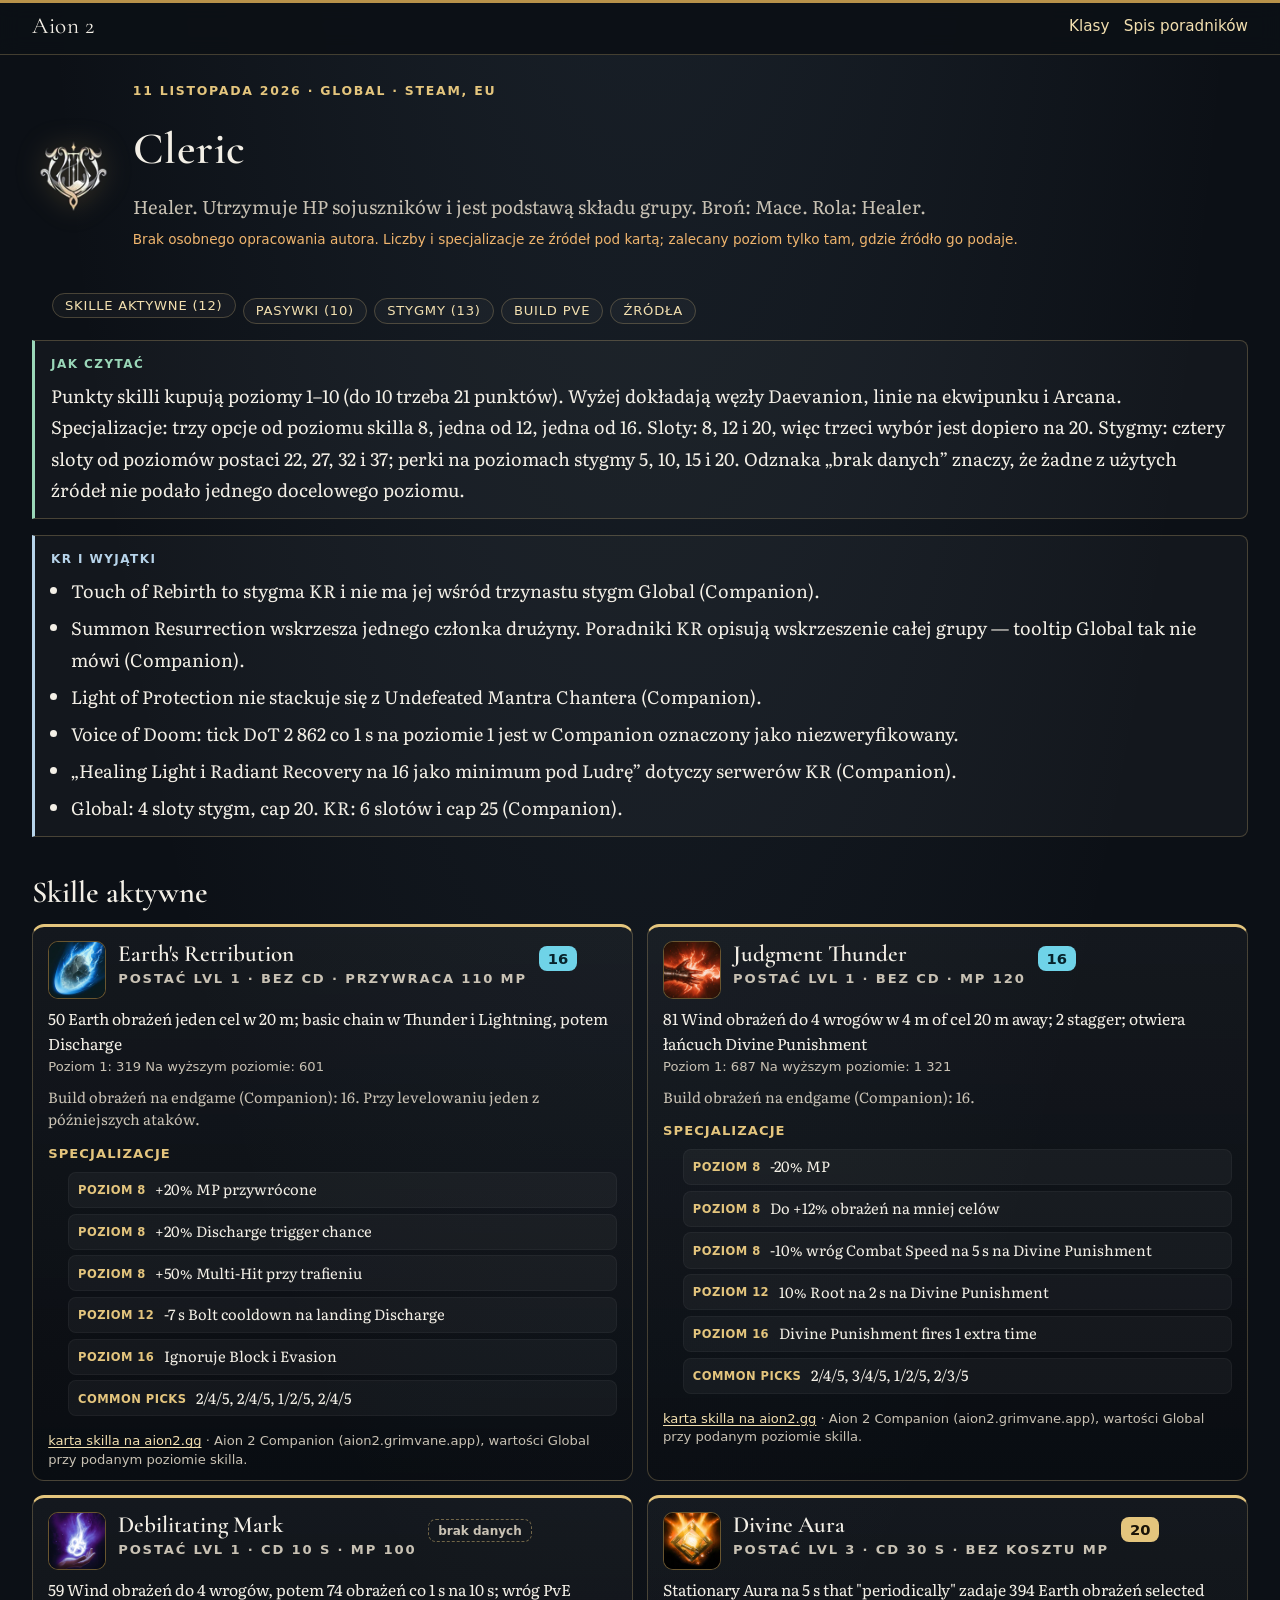
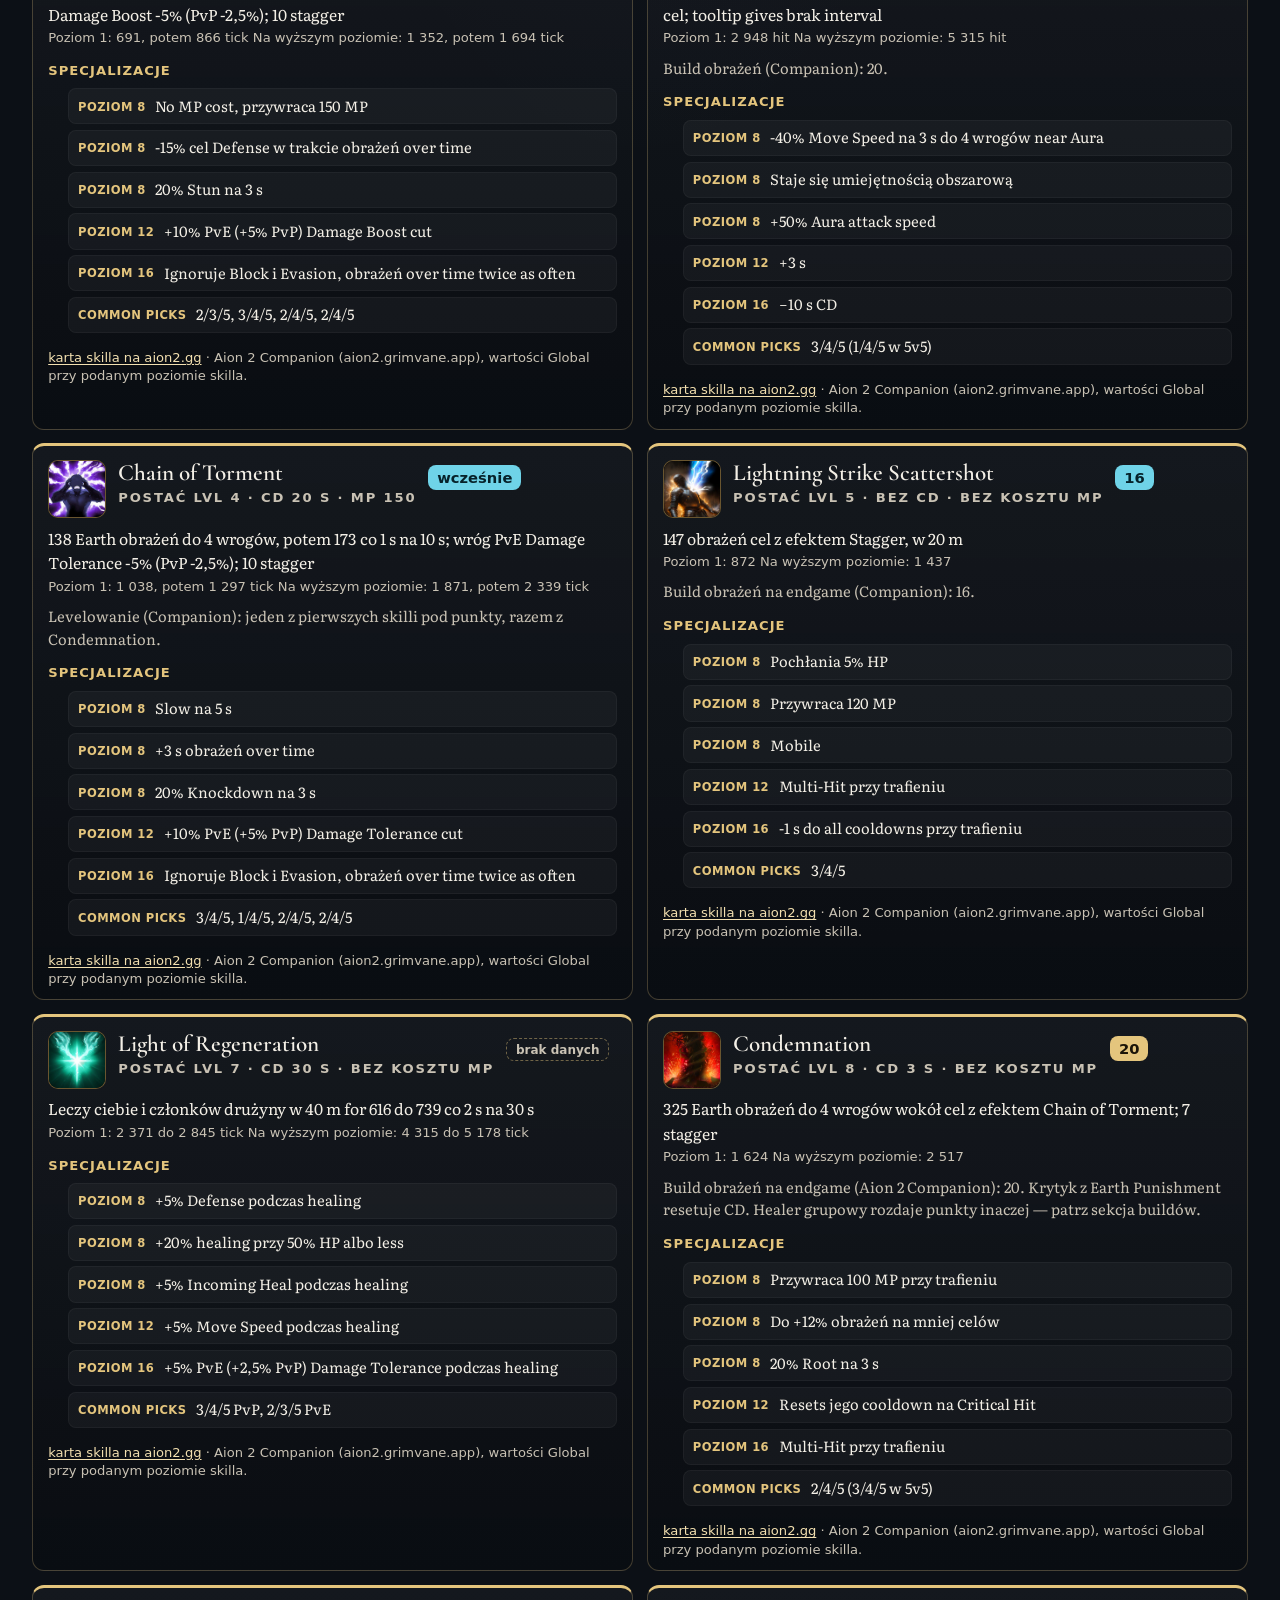
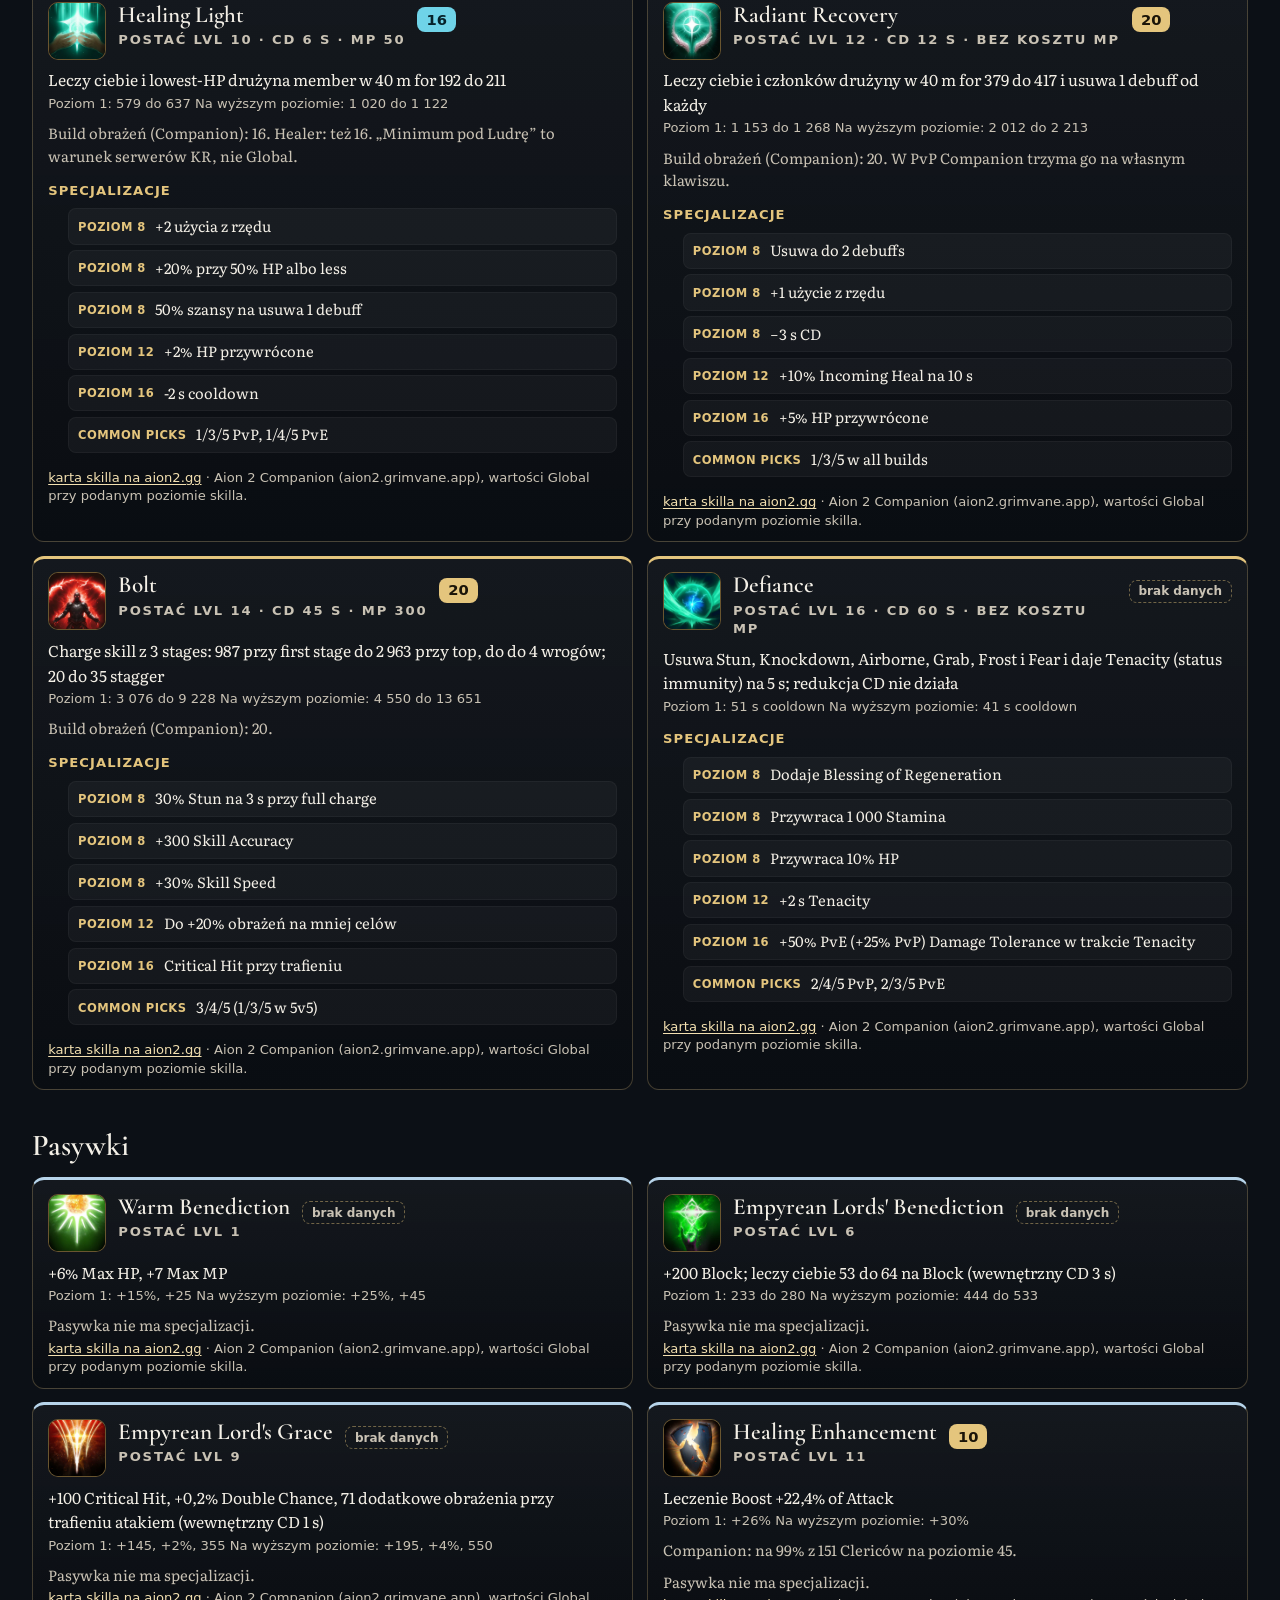
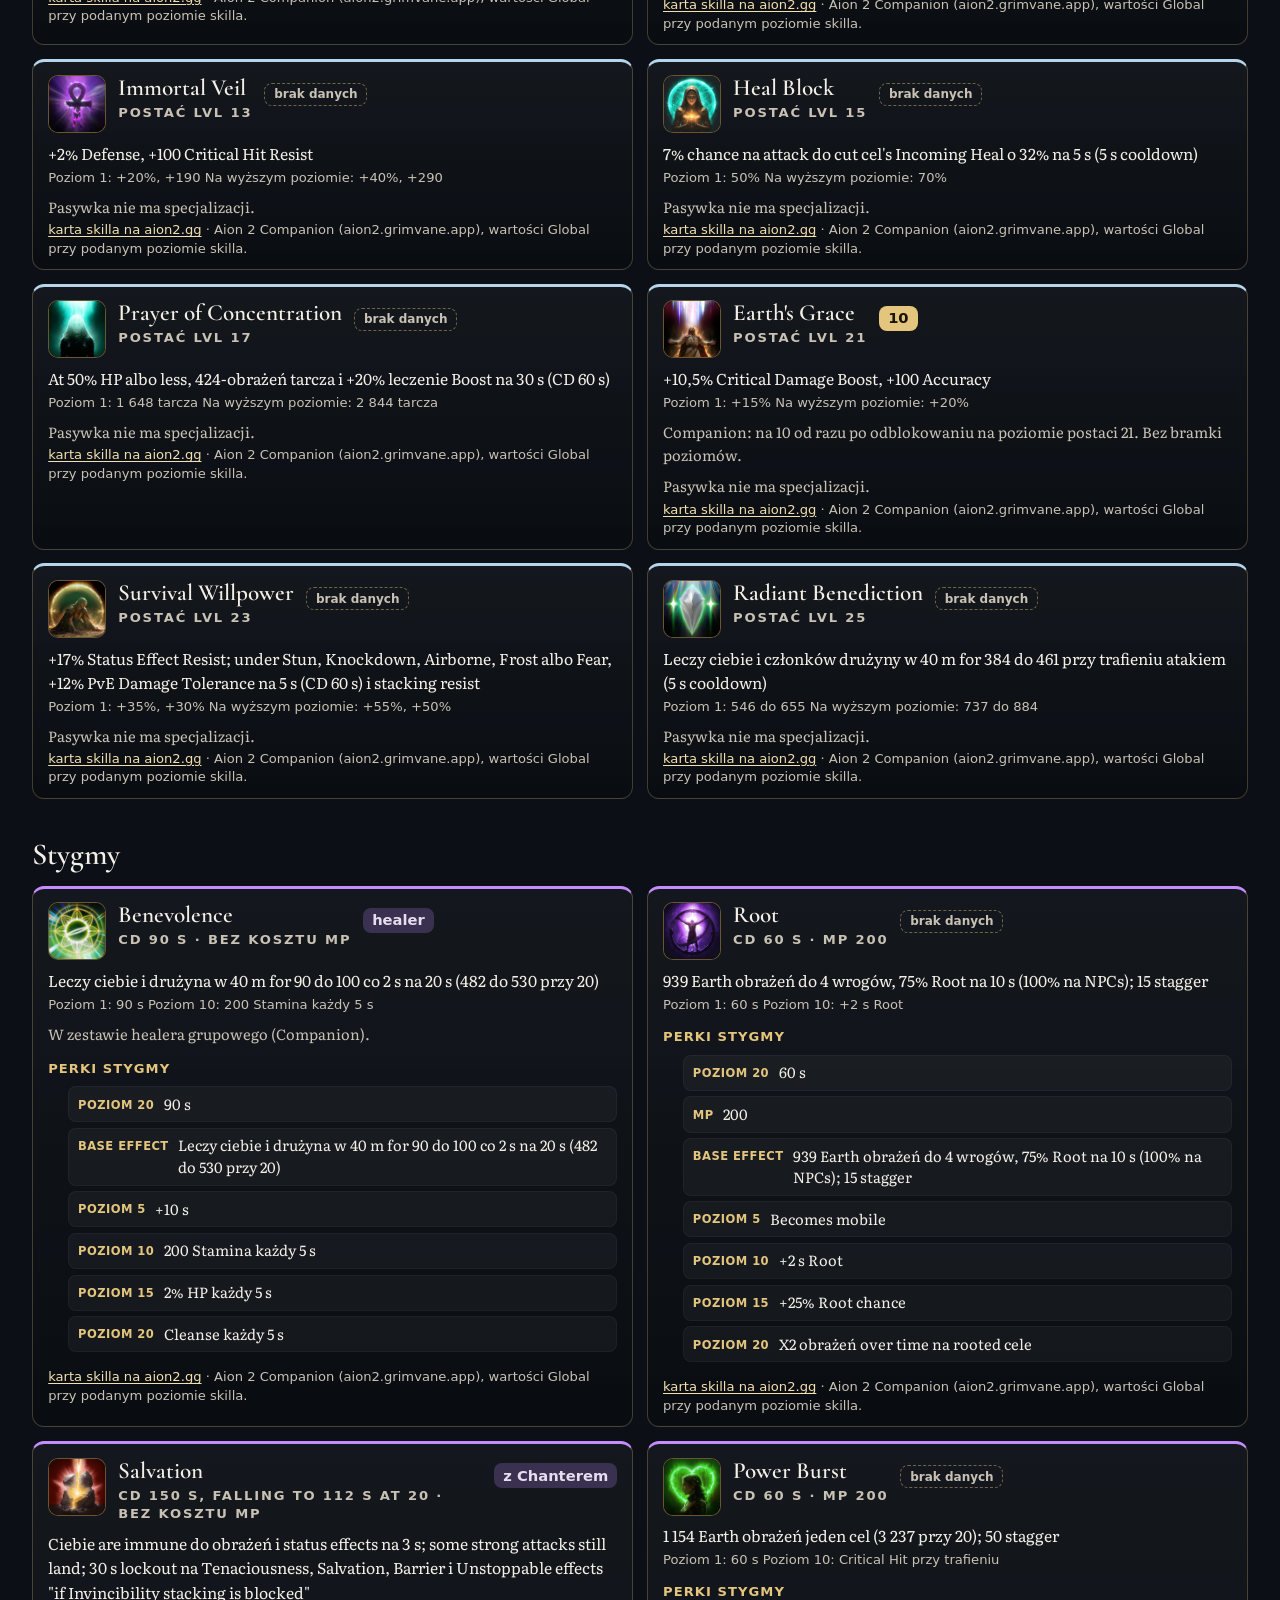
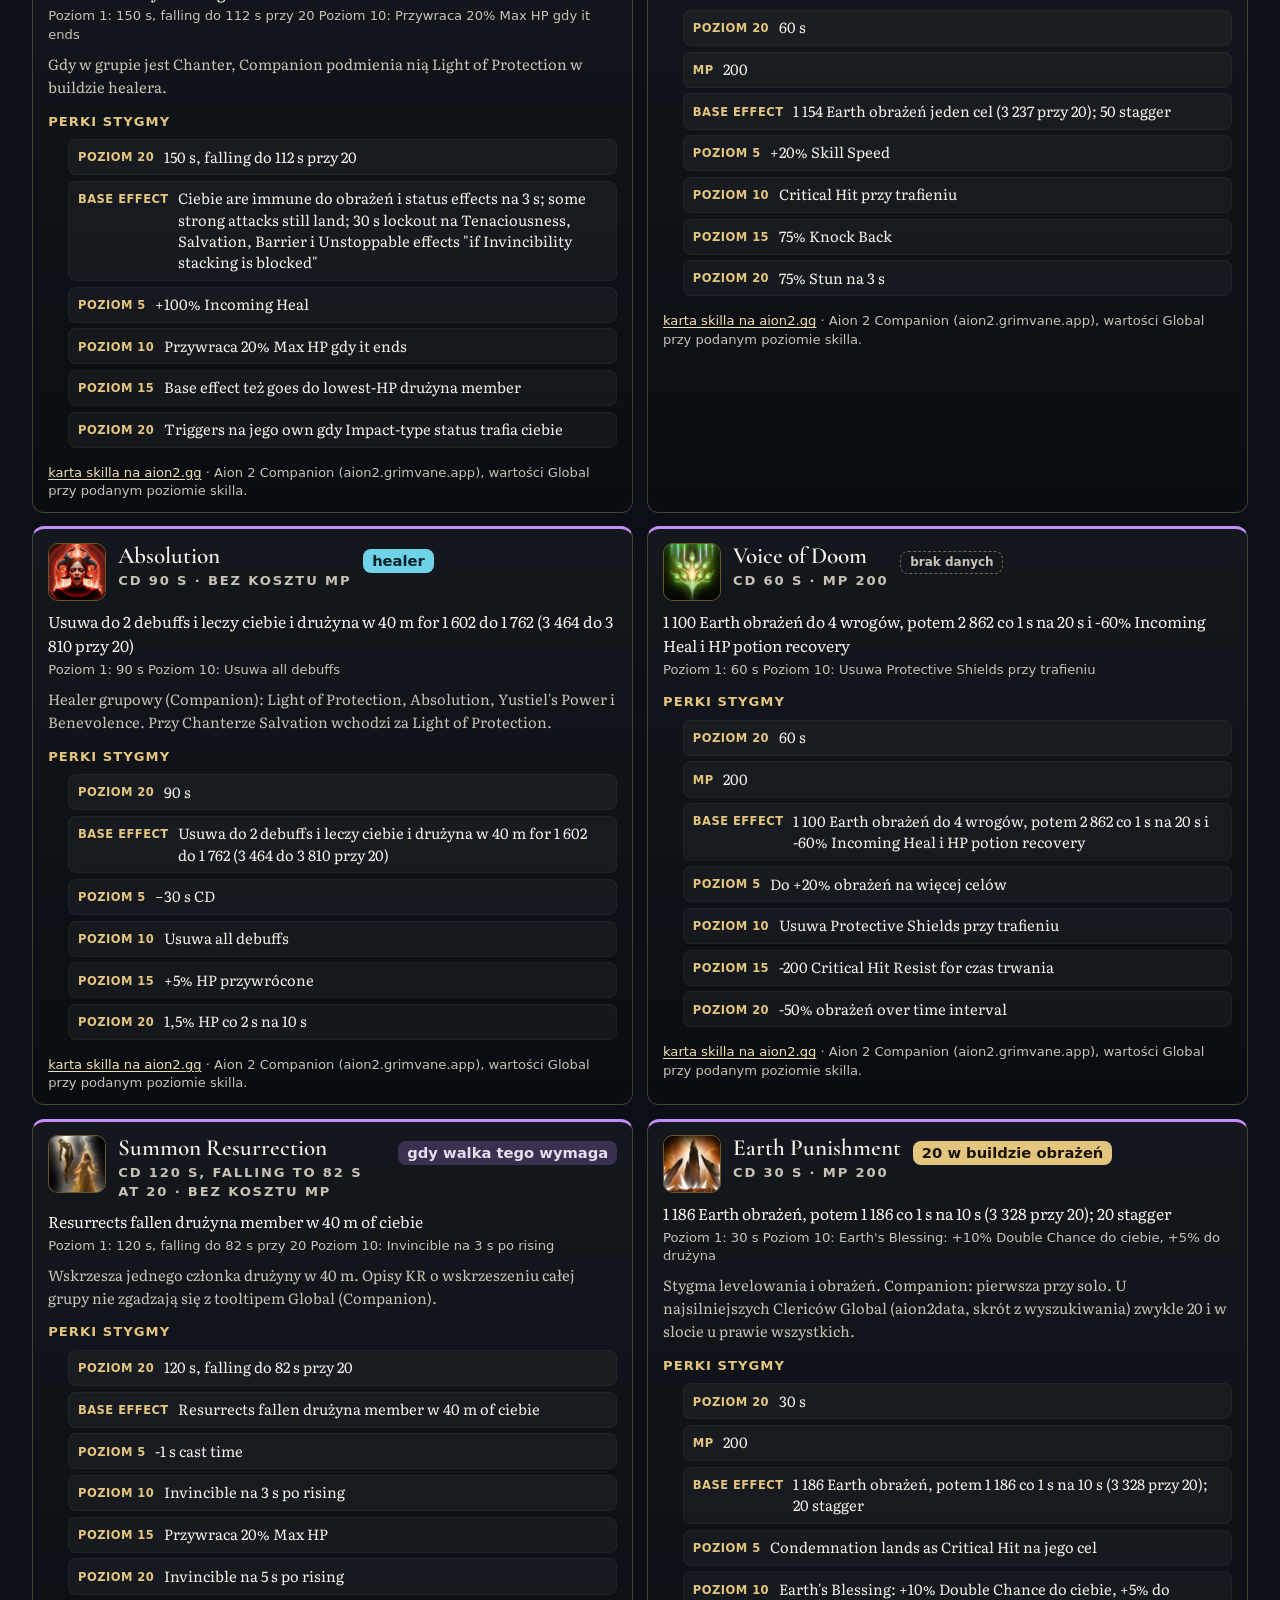
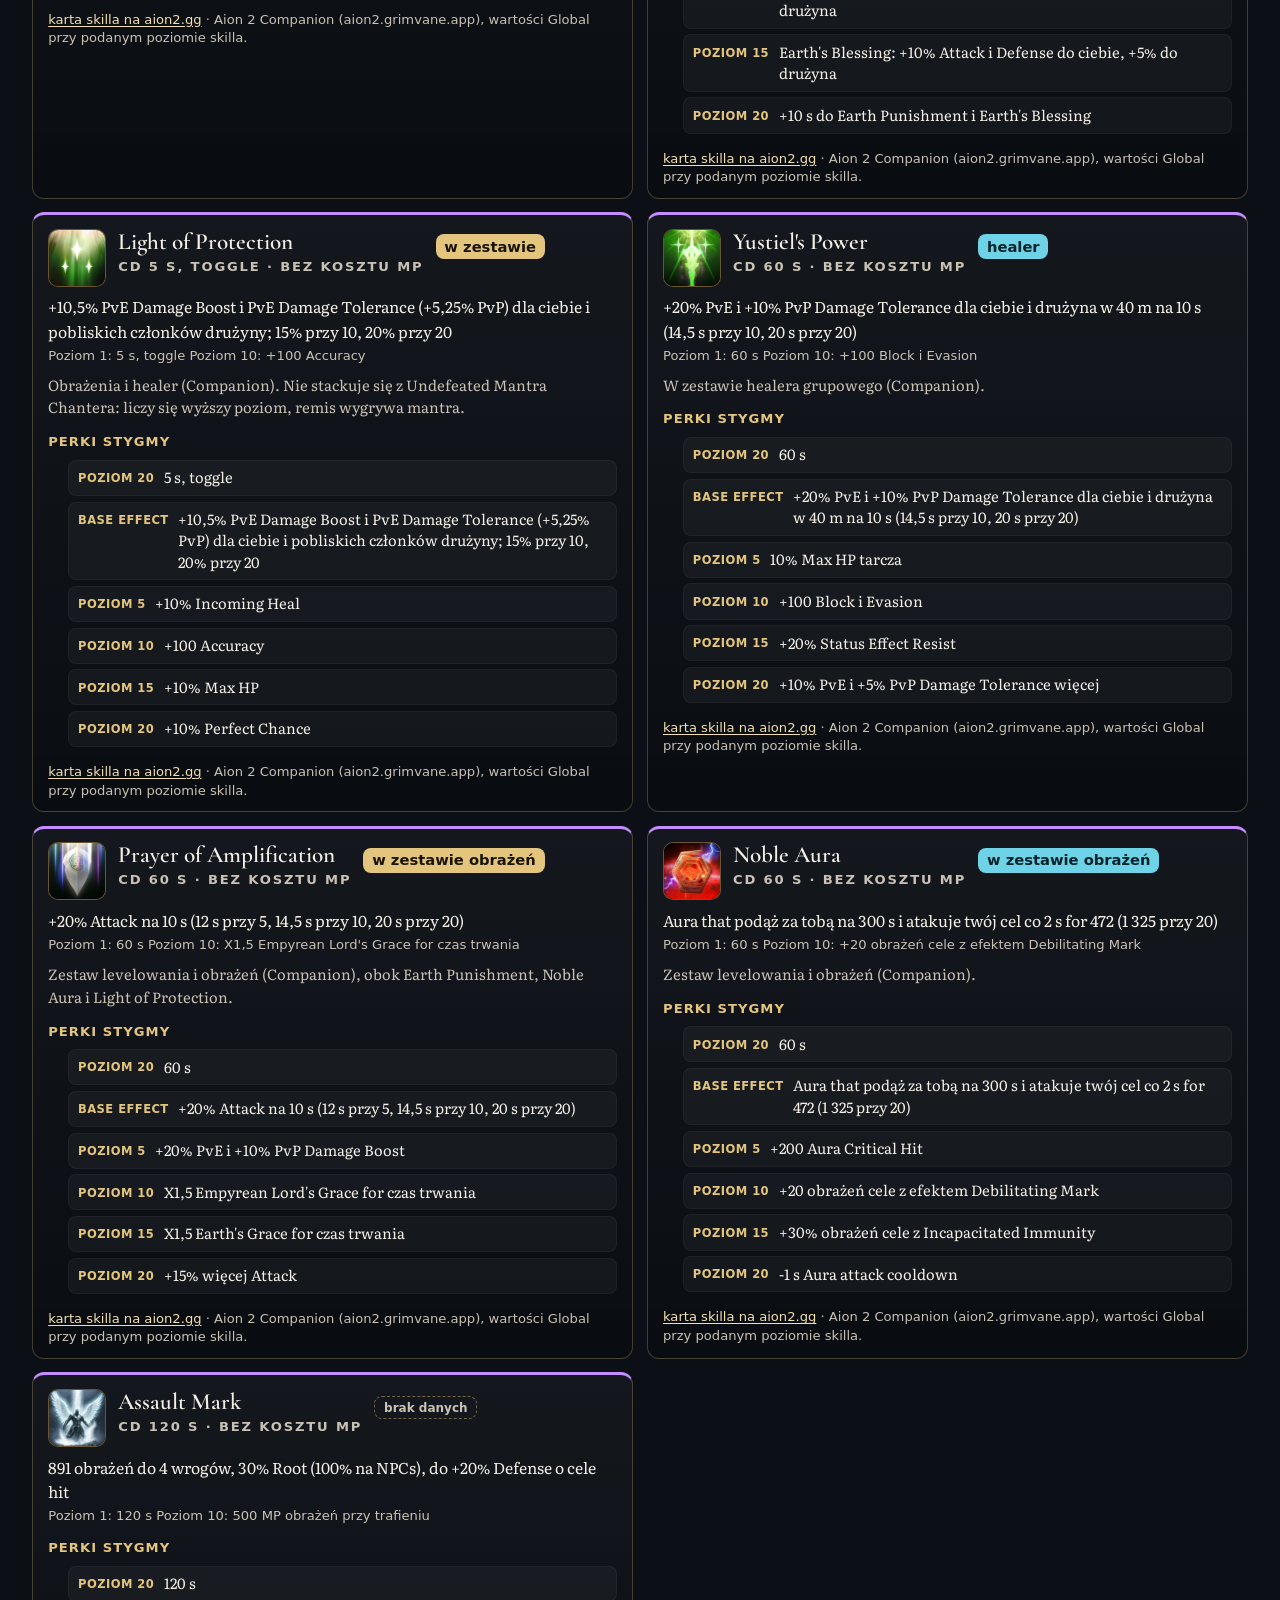
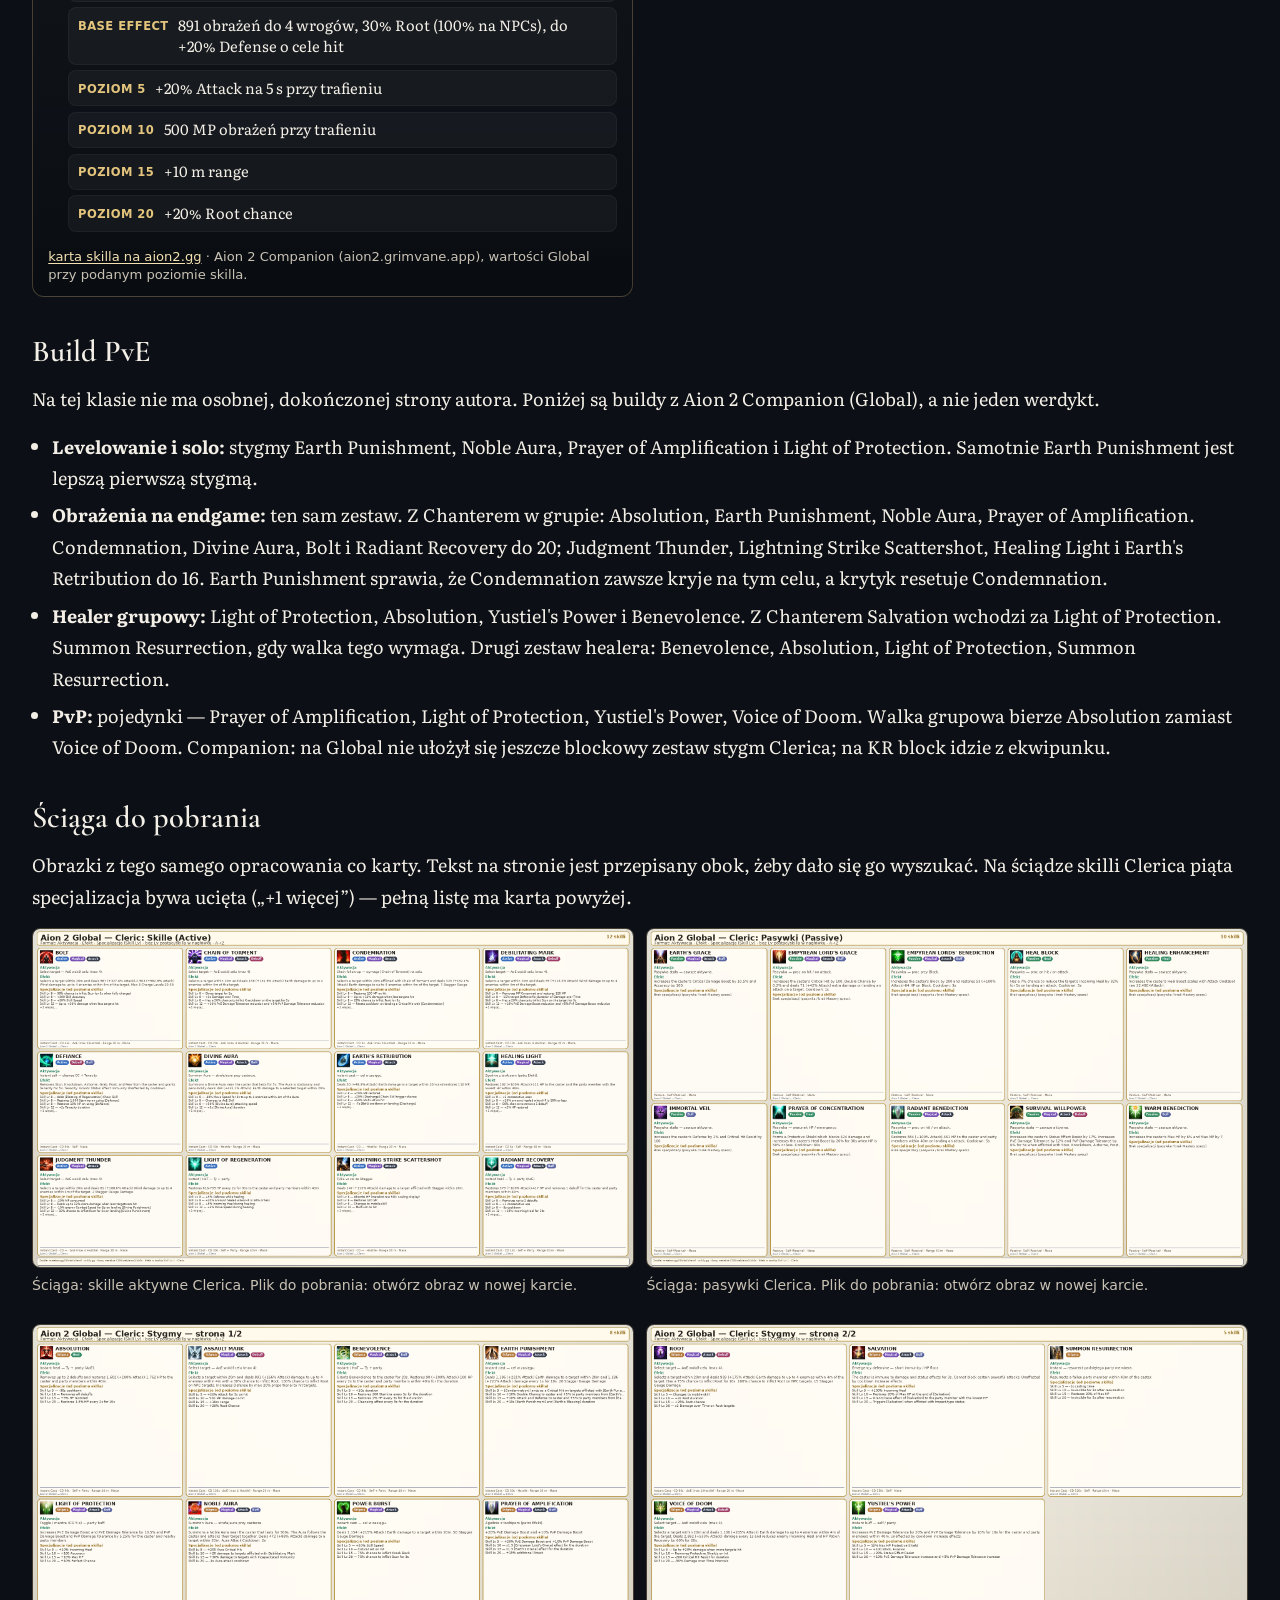
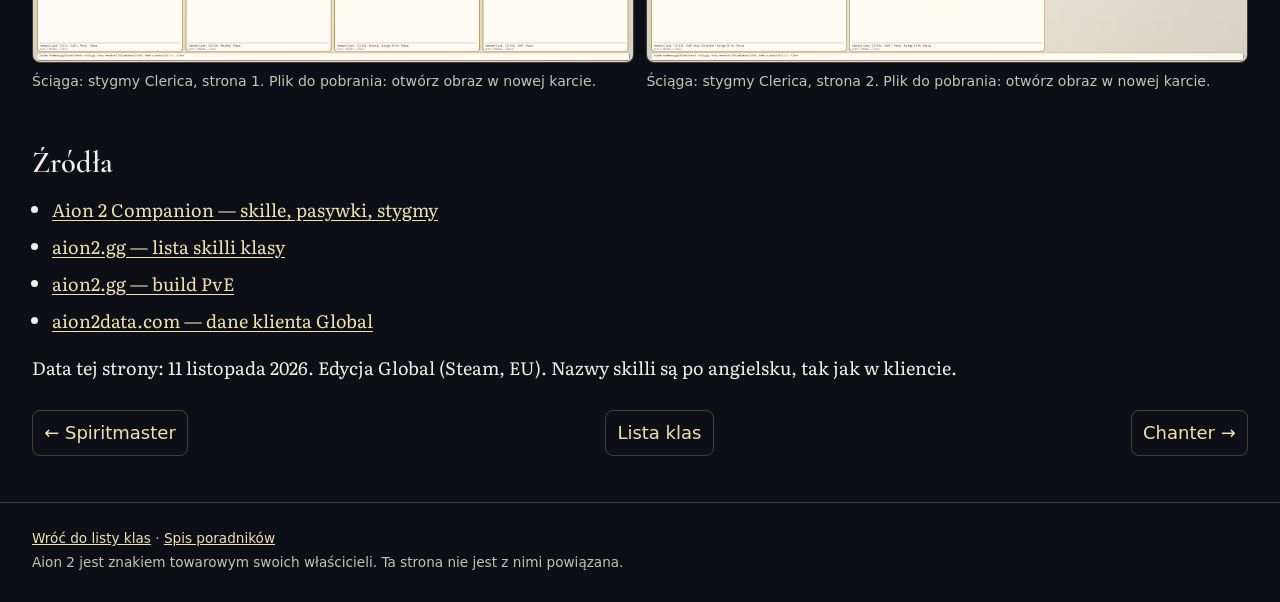
<file: poradniki/klasy/cleric.html>
<!DOCTYPE html>
<html lang="pl">
<head>
  <meta charset="utf-8">
  <meta name="viewport" content="width=device-width, initial-scale=1">
  <title>Cleric: skille, pasywki i stygmy – Aion 2</title>
  <meta name="description" content="Cleric (Healer, Mace) w Aion 2 Global: skille aktywne, pasywki i stygmy.">
  <meta name="color-scheme" content="dark">
  <meta name="theme-color" content="#0c1016">
  <link rel="icon" href="../../favicon.svg" type="image/svg+xml">
  <link rel="preconnect" href="https://fonts.googleapis.com">
  <link rel="preconnect" href="https://fonts.gstatic.com" crossorigin>
  <link rel="stylesheet" href="https://fonts.googleapis.com/css2?family=Cormorant+Garamond:wght@600;700&amp;family=Literata:ital,wght@0,400;0,600;0,700;1,400&amp;display=swap">
  <link rel="stylesheet" href="../../css/style.css">
  <link rel="stylesheet" href="klasy.css">
</head>
<body class="strona-klas">
  <a class="pomin" href="#tresc">Przejdź do treści</a>
  <header class="pasek">
    <div class="kontener pasek-wiersz">
      <a class="marka" href="../../index.html">Aion 2</a>
      <nav aria-label="Nawigacja">
        <a href="index.html">Klasy</a>
        <a href="../../index.html#spis">Spis poradników</a>
      </nav>
    </div>
  </header>
  <main id="tresc" class="kontener artykul">
<article>
<header class="naglowek-klasy">
<img src="ikony/emblematy/cleric.webp" alt="">
<p class="meta"><time datetime="2026-11-11">11 listopada 2026</time> · Global · Steam, EU</p>
<h1>Cleric</h1>
<p class="lead">Healer. Utrzymuje HP sojuszników i jest podstawą składu grupy. Broń: Mace. Rola: Healer.</p>
<p class="komplet czesciowe">Brak osobnego opracowania autora. Liczby i specjalizacje ze źródeł pod kartą; zalecany poziom tylko tam, gdzie źródło go podaje.</p>
</header>
<ul class="spis-sekcji">
<li><a href="#skille">Skille aktywne (12)</a></li>
<li><a href="#pasywki">Pasywki (10)</a></li>
<li><a href="#stygmy">Stygmy (13)</a></li>
<li><a href="#build">Build PvE</a></li>
<li><a href="#zrodla">Źródła</a></li>
</ul>
<aside class="ramka ramka-wskazowka"><p class="ramka-etykieta">Jak czytać</p>
<p>Punkty skilli kupują poziomy 1–10 (do 10 trzeba 21 punktów). Wyżej dokładają węzły Daevanion, linie na ekwipunku i Arcana. Specjalizacje: trzy opcje od poziomu skilla 8, jedna od 12, jedna od 16. Sloty: 8, 12 i 20, więc trzeci wybór jest dopiero na 20. Stygmy: cztery sloty od poziomów postaci 22, 27, 32 i 37; perki na poziomach stygmy 5, 10, 15 i 20. Odznaka „brak danych” znaczy, że żadne z użytych źródeł nie podało jednego docelowego poziomu.</p>
</aside>
<aside class="ramka ramka-uwaga"><p class="ramka-etykieta">KR i wyjątki</p><ul><li>Touch of Rebirth to stygma KR i nie ma jej wśród trzynastu stygm Global (Companion).</li><li>Summon Resurrection wskrzesza jednego członka drużyny. Poradniki KR opisują wskrzeszenie całej grupy — tooltip Global tak nie mówi (Companion).</li><li>Light of Protection nie stackuje się z Undefeated Mantra Chantera (Companion).</li><li>Voice of Doom: tick DoT 2 862 co 1 s na poziomie 1 jest w Companion oznaczony jako niezweryfikowany.</li><li>„Healing Light i Radiant Recovery na 16 jako minimum pod Ludrę” dotyczy serwerów KR (Companion).</li><li>Global: 4 sloty stygm, cap 20. KR: 6 slotów i cap 25 (Companion).</li></ul></aside>
<section id="skille"><h2>Skille aktywne</h2><div class="siatka-skilli"><article class="skill aktywny" id="earths-retribution">
<div class="skill-gora"><img class="ikona" src="ikony/cleric/17010000.webp" alt="" width="64" height="64"><div><h3>Earth&#x27;s Retribution</h3><p class="meta">Postać lvl 1 · bez CD · przywraca 110 MP</p></div>
<p class="priorytet"><span class="lv lv-mid">16</span></p></div>
<p class="opis">50 Earth obrażeń jeden cel w 20 m; basic chain w Thunder i Lightning, potem Discharge</p>
<p class="liczby">Poziom 1: 319 Na wyższym poziomie: 601</p>
<p class="nota">Build obrażeń na endgame (Companion): 16. Przy levelowaniu jeden z późniejszych ataków.</p>
<h4>Specjalizacje</h4><ul class="opcje"><li class=""><span class="ol">poziom 8</span><div>+20% MP przywrócone</div></li><li class=""><span class="ol">poziom 8</span><div>+20% Discharge trigger chance</div></li><li class=""><span class="ol">poziom 8</span><div>+50% Multi-Hit przy trafieniu</div></li><li class=""><span class="ol">poziom 12</span><div>-7 s Bolt cooldown na landing Discharge</div></li><li class=""><span class="ol">poziom 16</span><div>Ignoruje Block i Evasion</div></li><li class=""><span class="ol">Common picks</span><div>2/4/5, 2/4/5, 1/2/5, 2/4/5</div></li></ul>

<p class="zrodla"><a href="https://aion2.gg/database/skills/earths-retribution-17010000">karta skilla na aion2.gg</a> · Aion 2 Companion (aion2.grimvane.app), wartości Global przy podanym poziomie skilla.</p>
</article>
<article class="skill aktywny" id="judgment-thunder">
<div class="skill-gora"><img class="ikona" src="ikony/cleric/17040000.webp" alt="" width="64" height="64"><div><h3>Judgment Thunder</h3><p class="meta">Postać lvl 1 · bez CD · MP 120</p></div>
<p class="priorytet"><span class="lv lv-mid">16</span></p></div>
<p class="opis">81 Wind obrażeń do 4 wrogów w 4 m of cel 20 m away; 2 stagger; otwiera łańcuch Divine Punishment</p>
<p class="liczby">Poziom 1: 687 Na wyższym poziomie: 1 321</p>
<p class="nota">Build obrażeń na endgame (Companion): 16.</p>
<h4>Specjalizacje</h4><ul class="opcje"><li class=""><span class="ol">poziom 8</span><div>-20% MP</div></li><li class=""><span class="ol">poziom 8</span><div>Do +12% obrażeń na mniej celów</div></li><li class=""><span class="ol">poziom 8</span><div>-10% wróg Combat Speed na 5 s na Divine Punishment</div></li><li class=""><span class="ol">poziom 12</span><div>10% Root na 2 s na Divine Punishment</div></li><li class=""><span class="ol">poziom 16</span><div>Divine Punishment fires 1 extra time</div></li><li class=""><span class="ol">Common picks</span><div>2/4/5, 3/4/5, 1/2/5, 2/3/5</div></li></ul>

<p class="zrodla"><a href="https://aion2.gg/database/skills/judgment-thunder-17040000">karta skilla na aion2.gg</a> · Aion 2 Companion (aion2.grimvane.app), wartości Global przy podanym poziomie skilla.</p>
</article>
<article class="skill aktywny" id="debilitating-mark">
<div class="skill-gora"><img class="ikona" src="ikony/cleric/17080000.webp" alt="" width="64" height="64"><div><h3>Debilitating Mark</h3><p class="meta">Postać lvl 1 · CD 10 s · MP 100</p></div>
<p class="priorytet"><span class="lv lv-brak">brak danych</span></p></div>
<p class="opis">59 Wind obrażeń do 4 wrogów, potem 74 obrażeń co 1 s na 10 s; wróg PvE Damage Boost -5% (PvP -2,5%); 10 stagger</p>
<p class="liczby">Poziom 1: 691, potem 866 tick Na wyższym poziomie: 1 352, potem 1 694 tick</p>

<h4>Specjalizacje</h4><ul class="opcje"><li class=""><span class="ol">poziom 8</span><div>No MP cost, przywraca 150 MP</div></li><li class=""><span class="ol">poziom 8</span><div>-15% cel Defense w trakcie obrażeń over time</div></li><li class=""><span class="ol">poziom 8</span><div>20% Stun na 3 s</div></li><li class=""><span class="ol">poziom 12</span><div>+10% PvE (+5% PvP) Damage Boost cut</div></li><li class=""><span class="ol">poziom 16</span><div>Ignoruje Block i Evasion, obrażeń over time twice as often</div></li><li class=""><span class="ol">Common picks</span><div>2/3/5, 3/4/5, 2/4/5, 2/4/5</div></li></ul>

<p class="zrodla"><a href="https://aion2.gg/database/skills/debilitating-mark-17080000">karta skilla na aion2.gg</a> · Aion 2 Companion (aion2.grimvane.app), wartości Global przy podanym poziomie skilla.</p>
</article>
<article class="skill aktywny" id="divine-aura">
<div class="skill-gora"><img class="ikona" src="ikony/cleric/17150000.webp" alt="" width="64" height="64"><div><h3>Divine Aura</h3><p class="meta">Postać lvl 3 · CD 30 s · bez kosztu MP</p></div>
<p class="priorytet"><span class="lv lv-max">20</span></p></div>
<p class="opis">Stationary Aura na 5 s that &quot;periodically&quot; zadaje 394 Earth obrażeń selected cel; tooltip gives brak interval</p>
<p class="liczby">Poziom 1: 2 948 hit Na wyższym poziomie: 5 315 hit</p>
<p class="nota">Build obrażeń (Companion): 20.</p>
<h4>Specjalizacje</h4><ul class="opcje"><li class=""><span class="ol">poziom 8</span><div>-40% Move Speed na 3 s do 4 wrogów near Aura</div></li><li class=""><span class="ol">poziom 8</span><div>Staje się umiejętnością obszarową</div></li><li class=""><span class="ol">poziom 8</span><div>+50% Aura attack speed</div></li><li class=""><span class="ol">poziom 12</span><div>+3 s</div></li><li class=""><span class="ol">poziom 16</span><div>−10 s CD</div></li><li class=""><span class="ol">Common picks</span><div>3/4/5 (1/4/5 w 5v5)</div></li></ul>

<p class="zrodla"><a href="https://aion2.gg/database/skills/divine-aura-17150000">karta skilla na aion2.gg</a> · Aion 2 Companion (aion2.grimvane.app), wartości Global przy podanym poziomie skilla.</p>
</article>
<article class="skill aktywny" id="chain-of-torment">
<div class="skill-gora"><img class="ikona" src="ikony/cleric/17070000.webp" alt="" width="64" height="64"><div><h3>Chain of Torment</h3><p class="meta">Postać lvl 4 · CD 20 s · MP 150</p></div>
<p class="priorytet"><span class="lv lv-mid">wcześnie</span></p></div>
<p class="opis">138 Earth obrażeń do 4 wrogów, potem 173 co 1 s na 10 s; wróg PvE Damage Tolerance -5% (PvP -2,5%); 10 stagger</p>
<p class="liczby">Poziom 1: 1 038, potem 1 297 tick Na wyższym poziomie: 1 871, potem 2 339 tick</p>
<p class="nota">Levelowanie (Companion): jeden z pierwszych skilli pod punkty, razem z Condemnation.</p>
<h4>Specjalizacje</h4><ul class="opcje"><li class=""><span class="ol">poziom 8</span><div>Slow na 5 s</div></li><li class=""><span class="ol">poziom 8</span><div>+3 s obrażeń over time</div></li><li class=""><span class="ol">poziom 8</span><div>20% Knockdown na 3 s</div></li><li class=""><span class="ol">poziom 12</span><div>+10% PvE (+5% PvP) Damage Tolerance cut</div></li><li class=""><span class="ol">poziom 16</span><div>Ignoruje Block i Evasion, obrażeń over time twice as often</div></li><li class=""><span class="ol">Common picks</span><div>3/4/5, 1/4/5, 2/4/5, 2/4/5</div></li></ul>

<p class="zrodla"><a href="https://aion2.gg/database/skills/chain-of-torment-17070000">karta skilla na aion2.gg</a> · Aion 2 Companion (aion2.grimvane.app), wartości Global przy podanym poziomie skilla.</p>
</article>
<article class="skill aktywny" id="lightning-strike-scattershot">
<div class="skill-gora"><img class="ikona" src="ikony/cleric/17370000.webp" alt="" width="64" height="64"><div><h3>Lightning Strike Scattershot</h3><p class="meta">Postać lvl 5 · bez CD · bez kosztu MP</p></div>
<p class="priorytet"><span class="lv lv-mid">16</span></p></div>
<p class="opis">147 obrażeń cel z efektem Stagger, w 20 m</p>
<p class="liczby">Poziom 1: 872 Na wyższym poziomie: 1 437</p>
<p class="nota">Build obrażeń na endgame (Companion): 16.</p>
<h4>Specjalizacje</h4><ul class="opcje"><li class=""><span class="ol">poziom 8</span><div>Pochłania 5% HP</div></li><li class=""><span class="ol">poziom 8</span><div>Przywraca 120 MP</div></li><li class=""><span class="ol">poziom 8</span><div>Mobile</div></li><li class=""><span class="ol">poziom 12</span><div>Multi-Hit przy trafieniu</div></li><li class=""><span class="ol">poziom 16</span><div>-1 s do all cooldowns przy trafieniu</div></li><li class=""><span class="ol">Common picks</span><div>3/4/5</div></li></ul>

<p class="zrodla"><a href="https://aion2.gg/database/skills/lightning-strike-scattershot-17370000">karta skilla na aion2.gg</a> · Aion 2 Companion (aion2.grimvane.app), wartości Global przy podanym poziomie skilla.</p>
</article>
<article class="skill aktywny" id="light-of-regeneration">
<div class="skill-gora"><img class="ikona" src="ikony/cleric/17090000.webp" alt="" width="64" height="64"><div><h3>Light of Regeneration</h3><p class="meta">Postać lvl 7 · CD 30 s · bez kosztu MP</p></div>
<p class="priorytet"><span class="lv lv-brak">brak danych</span></p></div>
<p class="opis">Leczy ciebie i członków drużyny w 40 m for 616 do 739 co 2 s na 30 s</p>
<p class="liczby">Poziom 1: 2 371 do 2 845 tick Na wyższym poziomie: 4 315 do 5 178 tick</p>

<h4>Specjalizacje</h4><ul class="opcje"><li class=""><span class="ol">poziom 8</span><div>+5% Defense podczas healing</div></li><li class=""><span class="ol">poziom 8</span><div>+20% healing przy 50% HP albo less</div></li><li class=""><span class="ol">poziom 8</span><div>+5% Incoming Heal podczas healing</div></li><li class=""><span class="ol">poziom 12</span><div>+5% Move Speed podczas healing</div></li><li class=""><span class="ol">poziom 16</span><div>+5% PvE (+2,5% PvP) Damage Tolerance podczas healing</div></li><li class=""><span class="ol">Common picks</span><div>3/4/5 PvP, 2/3/5 PvE</div></li></ul>

<p class="zrodla"><a href="https://aion2.gg/database/skills/light-of-regeneration-17090000">karta skilla na aion2.gg</a> · Aion 2 Companion (aion2.grimvane.app), wartości Global przy podanym poziomie skilla.</p>
</article>
<article class="skill aktywny" id="condemnation">
<div class="skill-gora"><img class="ikona" src="ikony/cleric/17350000.webp" alt="" width="64" height="64"><div><h3>Condemnation</h3><p class="meta">Postać lvl 8 · CD 3 s · bez kosztu MP</p></div>
<p class="priorytet"><span class="lv lv-max">20</span></p></div>
<p class="opis">325 Earth obrażeń do 4 wrogów wokół cel z efektem Chain of Torment; 7 stagger</p>
<p class="liczby">Poziom 1: 1 624 Na wyższym poziomie: 2 517</p>
<p class="nota">Build obrażeń na endgame (Aion 2 Companion): 20. Krytyk z Earth Punishment resetuje CD. Healer grupowy rozdaje punkty inaczej — patrz sekcja buildów.</p>
<h4>Specjalizacje</h4><ul class="opcje"><li class=""><span class="ol">poziom 8</span><div>Przywraca 100 MP przy trafieniu</div></li><li class=""><span class="ol">poziom 8</span><div>Do +12% obrażeń na mniej celów</div></li><li class=""><span class="ol">poziom 8</span><div>20% Root na 3 s</div></li><li class=""><span class="ol">poziom 12</span><div>Resets jego cooldown na Critical Hit</div></li><li class=""><span class="ol">poziom 16</span><div>Multi-Hit przy trafieniu</div></li><li class=""><span class="ol">Common picks</span><div>2/4/5 (3/4/5 w 5v5)</div></li></ul>

<p class="zrodla"><a href="https://aion2.gg/database/skills/condemnation-17350000">karta skilla na aion2.gg</a> · Aion 2 Companion (aion2.grimvane.app), wartości Global przy podanym poziomie skilla.</p>
</article>
<article class="skill aktywny" id="healing-light">
<div class="skill-gora"><img class="ikona" src="ikony/cleric/17100000.webp" alt="" width="64" height="64"><div><h3>Healing Light</h3><p class="meta">Postać lvl 10 · CD 6 s · MP 50</p></div>
<p class="priorytet"><span class="lv lv-mid">16</span></p></div>
<p class="opis">Leczy ciebie i lowest-HP drużyna member w 40 m for 192 do 211</p>
<p class="liczby">Poziom 1: 579 do 637 Na wyższym poziomie: 1 020 do 1 122</p>
<p class="nota">Build obrażeń (Companion): 16. Healer: też 16. „Minimum pod Ludrę” to warunek serwerów KR, nie Global.</p>
<h4>Specjalizacje</h4><ul class="opcje"><li class=""><span class="ol">poziom 8</span><div>+2 użycia z rzędu</div></li><li class=""><span class="ol">poziom 8</span><div>+20% przy 50% HP albo less</div></li><li class=""><span class="ol">poziom 8</span><div>50% szansy na usuwa 1 debuff</div></li><li class=""><span class="ol">poziom 12</span><div>+2% HP przywrócone</div></li><li class=""><span class="ol">poziom 16</span><div>-2 s cooldown</div></li><li class=""><span class="ol">Common picks</span><div>1/3/5 PvP, 1/4/5 PvE</div></li></ul>

<p class="zrodla"><a href="https://aion2.gg/database/skills/healing-light-17100000">karta skilla na aion2.gg</a> · Aion 2 Companion (aion2.grimvane.app), wartości Global przy podanym poziomie skilla.</p>
</article>
<article class="skill aktywny" id="radiant-recovery">
<div class="skill-gora"><img class="ikona" src="ikony/cleric/17120000.webp" alt="" width="64" height="64"><div><h3>Radiant Recovery</h3><p class="meta">Postać lvl 12 · CD 12 s · bez kosztu MP</p></div>
<p class="priorytet"><span class="lv lv-max">20</span></p></div>
<p class="opis">Leczy ciebie i członków drużyny w 40 m for 379 do 417 i usuwa 1 debuff od każdy</p>
<p class="liczby">Poziom 1: 1 153 do 1 268 Na wyższym poziomie: 2 012 do 2 213</p>
<p class="nota">Build obrażeń (Companion): 20. W PvP Companion trzyma go na własnym klawiszu.</p>
<h4>Specjalizacje</h4><ul class="opcje"><li class=""><span class="ol">poziom 8</span><div>Usuwa do 2 debuffs</div></li><li class=""><span class="ol">poziom 8</span><div>+1 użycie z rzędu</div></li><li class=""><span class="ol">poziom 8</span><div>−3 s CD</div></li><li class=""><span class="ol">poziom 12</span><div>+10% Incoming Heal na 10 s</div></li><li class=""><span class="ol">poziom 16</span><div>+5% HP przywrócone</div></li><li class=""><span class="ol">Common picks</span><div>1/3/5 w all builds</div></li></ul>

<p class="zrodla"><a href="https://aion2.gg/database/skills/radiant-recovery-17120000">karta skilla na aion2.gg</a> · Aion 2 Companion (aion2.grimvane.app), wartości Global przy podanym poziomie skilla.</p>
</article>
<article class="skill aktywny" id="bolt">
<div class="skill-gora"><img class="ikona" src="ikony/cleric/17060000.webp" alt="" width="64" height="64"><div><h3>Bolt</h3><p class="meta">Postać lvl 14 · CD 45 s · MP 300</p></div>
<p class="priorytet"><span class="lv lv-max">20</span></p></div>
<p class="opis">Charge skill z 3 stages: 987 przy first stage do 2 963 przy top, do do 4 wrogów; 20 do 35 stagger</p>
<p class="liczby">Poziom 1: 3 076 do 9 228 Na wyższym poziomie: 4 550 do 13 651</p>
<p class="nota">Build obrażeń (Companion): 20.</p>
<h4>Specjalizacje</h4><ul class="opcje"><li class=""><span class="ol">poziom 8</span><div>30% Stun na 3 s przy full charge</div></li><li class=""><span class="ol">poziom 8</span><div>+300 Skill Accuracy</div></li><li class=""><span class="ol">poziom 8</span><div>+30% Skill Speed</div></li><li class=""><span class="ol">poziom 12</span><div>Do +20% obrażeń na mniej celów</div></li><li class=""><span class="ol">poziom 16</span><div>Critical Hit przy trafieniu</div></li><li class=""><span class="ol">Common picks</span><div>3/4/5 (1/3/5 w 5v5)</div></li></ul>

<p class="zrodla"><a href="https://aion2.gg/database/skills/bolt-17060000">karta skilla na aion2.gg</a> · Aion 2 Companion (aion2.grimvane.app), wartości Global przy podanym poziomie skilla.</p>
</article>
<article class="skill aktywny" id="defiance">
<div class="skill-gora"><img class="ikona" src="ikony/cleric/17240000.webp" alt="" width="64" height="64"><div><h3>Defiance</h3><p class="meta">Postać lvl 16 · CD 60 s · bez kosztu MP</p></div>
<p class="priorytet"><span class="lv lv-brak">brak danych</span></p></div>
<p class="opis">Usuwa Stun, Knockdown, Airborne, Grab, Frost i Fear i daje Tenacity (status immunity) na 5 s; redukcja CD nie działa</p>
<p class="liczby">Poziom 1: 51 s cooldown Na wyższym poziomie: 41 s cooldown</p>

<h4>Specjalizacje</h4><ul class="opcje"><li class=""><span class="ol">poziom 8</span><div>Dodaje Blessing of Regeneration</div></li><li class=""><span class="ol">poziom 8</span><div>Przywraca 1 000 Stamina</div></li><li class=""><span class="ol">poziom 8</span><div>Przywraca 10% HP</div></li><li class=""><span class="ol">poziom 12</span><div>+2 s Tenacity</div></li><li class=""><span class="ol">poziom 16</span><div>+50% PvE (+25% PvP) Damage Tolerance w trakcie Tenacity</div></li><li class=""><span class="ol">Common picks</span><div>2/4/5 PvP, 2/3/5 PvE</div></li></ul>

<p class="zrodla"><a href="https://aion2.gg/database/skills/defiance-17240000">karta skilla na aion2.gg</a> · Aion 2 Companion (aion2.grimvane.app), wartości Global przy podanym poziomie skilla.</p>
</article></div></section>
<section id="pasywki"><h2>Pasywki</h2><div class="siatka-skilli"><article class="skill pasywka" id="warm-benediction">
<div class="skill-gora"><img class="ikona" src="ikony/cleric/17710000.webp" alt="" width="64" height="64"><div><h3>Warm Benediction</h3><p class="meta">Postać lvl 1</p></div>
<p class="priorytet"><span class="lv lv-brak">brak danych</span></p></div>
<p class="opis">+6% Max HP, +7 Max MP</p>
<p class="liczby">Poziom 1: +15%, +25 Na wyższym poziomie: +25%, +45</p>

<p class="nota">Pasywka nie ma specjalizacji.</p>

<p class="zrodla"><a href="https://aion2.gg/database/skills/warm-benediction-17710000">karta skilla na aion2.gg</a> · Aion 2 Companion (aion2.grimvane.app), wartości Global przy podanym poziomie skilla.</p>
</article>
<article class="skill pasywka" id="empyrean-lords-benediction">
<div class="skill-gora"><img class="ikona" src="ikony/cleric/17720000.webp" alt="" width="64" height="64"><div><h3>Empyrean Lords&#x27; Benediction</h3><p class="meta">Postać lvl 6</p></div>
<p class="priorytet"><span class="lv lv-brak">brak danych</span></p></div>
<p class="opis">+200 Block; leczy ciebie 53 do 64 na Block (wewnętrzny CD 3 s)</p>
<p class="liczby">Poziom 1: 233 do 280 Na wyższym poziomie: 444 do 533</p>

<p class="nota">Pasywka nie ma specjalizacji.</p>

<p class="zrodla"><a href="https://aion2.gg/database/skills/empyrean-lords-benediction-17720000">karta skilla na aion2.gg</a> · Aion 2 Companion (aion2.grimvane.app), wartości Global przy podanym poziomie skilla.</p>
</article>
<article class="skill pasywka" id="empyrean-lords-grace">
<div class="skill-gora"><img class="ikona" src="ikony/cleric/17730000.webp" alt="" width="64" height="64"><div><h3>Empyrean Lord&#x27;s Grace</h3><p class="meta">Postać lvl 9</p></div>
<p class="priorytet"><span class="lv lv-brak">brak danych</span></p></div>
<p class="opis">+100 Critical Hit, +0,2% Double Chance, 71 dodatkowe obrażenia przy trafieniu atakiem (wewnętrzny CD 1 s)</p>
<p class="liczby">Poziom 1: +145, +2%, 355 Na wyższym poziomie: +195, +4%, 550</p>

<p class="nota">Pasywka nie ma specjalizacji.</p>

<p class="zrodla"><a href="https://aion2.gg/database/skills/empyrean-lords-grace-17730000">karta skilla na aion2.gg</a> · Aion 2 Companion (aion2.grimvane.app), wartości Global przy podanym poziomie skilla.</p>
</article>
<article class="skill pasywka" id="healing-enhancement">
<div class="skill-gora"><img class="ikona" src="ikony/cleric/17740000.webp" alt="" width="64" height="64"><div><h3>Healing Enhancement</h3><p class="meta">Postać lvl 11</p></div>
<p class="priorytet"><span class="lv lv-max">10</span></p></div>
<p class="opis">Leczenie Boost +22,4% of Attack</p>
<p class="liczby">Poziom 1: +26% Na wyższym poziomie: +30%</p>
<p class="nota">Companion: na 99% z 151 Clericów na poziomie 45.</p>
<p class="nota">Pasywka nie ma specjalizacji.</p>

<p class="zrodla"><a href="https://aion2.gg/database/skills/healing-enhancement-17740000">karta skilla na aion2.gg</a> · Aion 2 Companion (aion2.grimvane.app), wartości Global przy podanym poziomie skilla.</p>
</article>
<article class="skill pasywka" id="immortal-veil">
<div class="skill-gora"><img class="ikona" src="ikony/cleric/17750000.webp" alt="" width="64" height="64"><div><h3>Immortal Veil</h3><p class="meta">Postać lvl 13</p></div>
<p class="priorytet"><span class="lv lv-brak">brak danych</span></p></div>
<p class="opis">+2% Defense, +100 Critical Hit Resist</p>
<p class="liczby">Poziom 1: +20%, +190 Na wyższym poziomie: +40%, +290</p>

<p class="nota">Pasywka nie ma specjalizacji.</p>

<p class="zrodla"><a href="https://aion2.gg/database/skills/immortal-veil-17750000">karta skilla na aion2.gg</a> · Aion 2 Companion (aion2.grimvane.app), wartości Global przy podanym poziomie skilla.</p>
</article>
<article class="skill pasywka" id="heal-block">
<div class="skill-gora"><img class="ikona" src="ikony/cleric/17760000.webp" alt="" width="64" height="64"><div><h3>Heal Block</h3><p class="meta">Postać lvl 15</p></div>
<p class="priorytet"><span class="lv lv-brak">brak danych</span></p></div>
<p class="opis">7% chance na attack do cut cel&#x27;s Incoming Heal o 32% na 5 s (5 s cooldown)</p>
<p class="liczby">Poziom 1: 50% Na wyższym poziomie: 70%</p>

<p class="nota">Pasywka nie ma specjalizacji.</p>

<p class="zrodla"><a href="https://aion2.gg/database/skills/heal-block-17760000">karta skilla na aion2.gg</a> · Aion 2 Companion (aion2.grimvane.app), wartości Global przy podanym poziomie skilla.</p>
</article>
<article class="skill pasywka" id="prayer-of-concentration">
<div class="skill-gora"><img class="ikona" src="ikony/cleric/17770000.webp" alt="" width="64" height="64"><div><h3>Prayer of Concentration</h3><p class="meta">Postać lvl 17</p></div>
<p class="priorytet"><span class="lv lv-brak">brak danych</span></p></div>
<p class="opis">At 50% HP albo less, 424-obrażeń tarcza i +20% leczenie Boost na 30 s (CD 60 s)</p>
<p class="liczby">Poziom 1: 1 648 tarcza Na wyższym poziomie: 2 844 tarcza</p>

<p class="nota">Pasywka nie ma specjalizacji.</p>

<p class="zrodla"><a href="https://aion2.gg/database/skills/prayer-of-concentration-17770000">karta skilla na aion2.gg</a> · Aion 2 Companion (aion2.grimvane.app), wartości Global przy podanym poziomie skilla.</p>
</article>
<article class="skill pasywka" id="earths-grace">
<div class="skill-gora"><img class="ikona" src="ikony/cleric/17780000.webp" alt="" width="64" height="64"><div><h3>Earth&#x27;s Grace</h3><p class="meta">Postać lvl 21</p></div>
<p class="priorytet"><span class="lv lv-max">10</span></p></div>
<p class="opis">+10,5% Critical Damage Boost, +100 Accuracy</p>
<p class="liczby">Poziom 1: +15% Na wyższym poziomie: +20%</p>
<p class="nota">Companion: na 10 od razu po odblokowaniu na poziomie postaci 21. Bez bramki poziomów.</p>
<p class="nota">Pasywka nie ma specjalizacji.</p>

<p class="zrodla"><a href="https://aion2.gg/database/skills/earths-grace-17780000">karta skilla na aion2.gg</a> · Aion 2 Companion (aion2.grimvane.app), wartości Global przy podanym poziomie skilla.</p>
</article>
<article class="skill pasywka" id="survival-willpower">
<div class="skill-gora"><img class="ikona" src="ikony/cleric/17790000.webp" alt="" width="64" height="64"><div><h3>Survival Willpower</h3><p class="meta">Postać lvl 23</p></div>
<p class="priorytet"><span class="lv lv-brak">brak danych</span></p></div>
<p class="opis">+17% Status Effect Resist; under Stun, Knockdown, Airborne, Frost albo Fear, +12% PvE Damage Tolerance na 5 s (CD 60 s) i stacking resist</p>
<p class="liczby">Poziom 1: +35%, +30% Na wyższym poziomie: +55%, +50%</p>

<p class="nota">Pasywka nie ma specjalizacji.</p>

<p class="zrodla"><a href="https://aion2.gg/database/skills/survival-willpower-17790000">karta skilla na aion2.gg</a> · Aion 2 Companion (aion2.grimvane.app), wartości Global przy podanym poziomie skilla.</p>
</article>
<article class="skill pasywka" id="radiant-benediction">
<div class="skill-gora"><img class="ikona" src="ikony/cleric/17800000.webp" alt="" width="64" height="64"><div><h3>Radiant Benediction</h3><p class="meta">Postać lvl 25</p></div>
<p class="priorytet"><span class="lv lv-brak">brak danych</span></p></div>
<p class="opis">Leczy ciebie i członków drużyny w 40 m for 384 do 461 przy trafieniu atakiem (5 s cooldown)</p>
<p class="liczby">Poziom 1: 546 do 655 Na wyższym poziomie: 737 do 884</p>

<p class="nota">Pasywka nie ma specjalizacji.</p>

<p class="zrodla"><a href="https://aion2.gg/database/skills/radiant-benediction-17800000">karta skilla na aion2.gg</a> · Aion 2 Companion (aion2.grimvane.app), wartości Global przy podanym poziomie skilla.</p>
</article></div></section>
<section id="stygmy"><h2>Stygmy</h2><div class="siatka-skilli"><article class="skill stygma" id="benevolence">
<div class="skill-gora"><img class="ikona" src="ikony/cleric/17160000.webp" alt="" width="64" height="64"><div><h3>Benevolence</h3><p class="meta">CD 90 s · bez kosztu MP</p></div>
<p class="priorytet"><span class="lv lv-low">healer</span></p></div>
<p class="opis">Leczy ciebie i drużyna w 40 m for 90 do 100 co 2 s na 20 s (482 do 530 przy 20)</p>
<p class="liczby">Poziom 1: 90 s Poziom 10: 200 Stamina każdy 5 s</p>
<p class="nota">W zestawie healera grupowego (Companion).</p>
<h4>Perki stygmy</h4><ul class="opcje"><li class=""><span class="ol">poziom 20</span><div>90 s</div></li><li class=""><span class="ol">Base effect</span><div>Leczy ciebie i drużyna w 40 m for 90 do 100 co 2 s na 20 s (482 do 530 przy 20)</div></li><li class=""><span class="ol">poziom 5</span><div>+10 s</div></li><li class=""><span class="ol">poziom 10</span><div>200 Stamina każdy 5 s</div></li><li class=""><span class="ol">poziom 15</span><div>2% HP każdy 5 s</div></li><li class=""><span class="ol">poziom 20</span><div>Cleanse każdy 5 s</div></li></ul>

<p class="zrodla"><a href="https://aion2.gg/database/skills/benevolence-17160000">karta skilla na aion2.gg</a> · Aion 2 Companion (aion2.grimvane.app), wartości Global przy podanym poziomie skilla.</p>
</article>
<article class="skill stygma" id="root">
<div class="skill-gora"><img class="ikona" src="ikony/cleric/17190000.webp" alt="" width="64" height="64"><div><h3>Root</h3><p class="meta">CD 60 s · MP 200</p></div>
<p class="priorytet"><span class="lv lv-brak">brak danych</span></p></div>
<p class="opis">939 Earth obrażeń do 4 wrogów, 75% Root na 10 s (100% na NPCs); 15 stagger</p>
<p class="liczby">Poziom 1: 60 s Poziom 10: +2 s Root</p>

<h4>Perki stygmy</h4><ul class="opcje"><li class=""><span class="ol">poziom 20</span><div>60 s</div></li><li class=""><span class="ol">MP</span><div>200</div></li><li class=""><span class="ol">Base effect</span><div>939 Earth obrażeń do 4 wrogów, 75% Root na 10 s (100% na NPCs); 15 stagger</div></li><li class=""><span class="ol">poziom 5</span><div>Becomes mobile</div></li><li class=""><span class="ol">poziom 10</span><div>+2 s Root</div></li><li class=""><span class="ol">poziom 15</span><div>+25% Root chance</div></li><li class=""><span class="ol">poziom 20</span><div>X2 obrażeń over time na rooted cele</div></li></ul>

<p class="zrodla"><a href="https://aion2.gg/database/skills/root-17190000">karta skilla na aion2.gg</a> · Aion 2 Companion (aion2.grimvane.app), wartości Global przy podanym poziomie skilla.</p>
</article>
<article class="skill stygma" id="salvation">
<div class="skill-gora"><img class="ikona" src="ikony/cleric/17270000.webp" alt="" width="64" height="64"><div><h3>Salvation</h3><p class="meta">CD 150 s, falling to 112 s at 20 · bez kosztu MP</p></div>
<p class="priorytet"><span class="lv lv-low">z Chanterem</span></p></div>
<p class="opis">Ciebie are immune do obrażeń i status effects na 3 s; some strong attacks still land; 30 s lockout na Tenaciousness, Salvation, Barrier i Unstoppable effects &quot;if Invincibility stacking is blocked&quot;</p>
<p class="liczby">Poziom 1: 150 s, falling do 112 s przy 20 Poziom 10: Przywraca 20% Max HP gdy it ends</p>
<p class="nota">Gdy w grupie jest Chanter, Companion podmienia nią Light of Protection w buildzie healera.</p>
<h4>Perki stygmy</h4><ul class="opcje"><li class=""><span class="ol">poziom 20</span><div>150 s, falling do 112 s przy 20</div></li><li class=""><span class="ol">Base effect</span><div>Ciebie are immune do obrażeń i status effects na 3 s; some strong attacks still land; 30 s lockout na Tenaciousness, Salvation, Barrier i Unstoppable effects &quot;if Invincibility stacking is blocked&quot;</div></li><li class=""><span class="ol">poziom 5</span><div>+100% Incoming Heal</div></li><li class=""><span class="ol">poziom 10</span><div>Przywraca 20% Max HP gdy it ends</div></li><li class=""><span class="ol">poziom 15</span><div>Base effect też goes do lowest-HP drużyna member</div></li><li class=""><span class="ol">poziom 20</span><div>Triggers na jego own gdy Impact-type status trafia ciebie</div></li></ul>

<p class="zrodla"><a href="https://aion2.gg/database/skills/salvation-17270000">karta skilla na aion2.gg</a> · Aion 2 Companion (aion2.grimvane.app), wartości Global przy podanym poziomie skilla.</p>
</article>
<article class="skill stygma" id="power-burst">
<div class="skill-gora"><img class="ikona" src="ikony/cleric/17280000.webp" alt="" width="64" height="64"><div><h3>Power Burst</h3><p class="meta">CD 60 s · MP 200</p></div>
<p class="priorytet"><span class="lv lv-brak">brak danych</span></p></div>
<p class="opis">1 154 Earth obrażeń jeden cel (3 237 przy 20); 50 stagger</p>
<p class="liczby">Poziom 1: 60 s Poziom 10: Critical Hit przy trafieniu</p>

<h4>Perki stygmy</h4><ul class="opcje"><li class=""><span class="ol">poziom 20</span><div>60 s</div></li><li class=""><span class="ol">MP</span><div>200</div></li><li class=""><span class="ol">Base effect</span><div>1 154 Earth obrażeń jeden cel (3 237 przy 20); 50 stagger</div></li><li class=""><span class="ol">poziom 5</span><div>+20% Skill Speed</div></li><li class=""><span class="ol">poziom 10</span><div>Critical Hit przy trafieniu</div></li><li class=""><span class="ol">poziom 15</span><div>75% Knock Back</div></li><li class=""><span class="ol">poziom 20</span><div>75% Stun na 3 s</div></li></ul>

<p class="zrodla"><a href="https://aion2.gg/database/skills/power-burst-17280000">karta skilla na aion2.gg</a> · Aion 2 Companion (aion2.grimvane.app), wartości Global przy podanym poziomie skilla.</p>
</article>
<article class="skill stygma" id="absolution">
<div class="skill-gora"><img class="ikona" src="ikony/cleric/17290000.webp" alt="" width="64" height="64"><div><h3>Absolution</h3><p class="meta">CD 90 s · bez kosztu MP</p></div>
<p class="priorytet"><span class="lv lv-mid">healer</span></p></div>
<p class="opis">Usuwa do 2 debuffs i leczy ciebie i drużyna w 40 m for 1 602 do 1 762 (3 464 do 3 810 przy 20)</p>
<p class="liczby">Poziom 1: 90 s Poziom 10: Usuwa all debuffs</p>
<p class="nota">Healer grupowy (Companion): Light of Protection, Absolution, Yustiel&#x27;s Power i Benevolence. Przy Chanterze Salvation wchodzi za Light of Protection.</p>
<h4>Perki stygmy</h4><ul class="opcje"><li class=""><span class="ol">poziom 20</span><div>90 s</div></li><li class=""><span class="ol">Base effect</span><div>Usuwa do 2 debuffs i leczy ciebie i drużyna w 40 m for 1 602 do 1 762 (3 464 do 3 810 przy 20)</div></li><li class=""><span class="ol">poziom 5</span><div>−30 s CD</div></li><li class=""><span class="ol">poziom 10</span><div>Usuwa all debuffs</div></li><li class=""><span class="ol">poziom 15</span><div>+5% HP przywrócone</div></li><li class=""><span class="ol">poziom 20</span><div>1,5% HP co 2 s na 10 s</div></li></ul>

<p class="zrodla"><a href="https://aion2.gg/database/skills/absolution-17290000">karta skilla na aion2.gg</a> · Aion 2 Companion (aion2.grimvane.app), wartości Global przy podanym poziomie skilla.</p>
</article>
<article class="skill stygma" id="voice-of-doom">
<div class="skill-gora"><img class="ikona" src="ikony/cleric/17300000.webp" alt="" width="64" height="64"><div><h3>Voice of Doom</h3><p class="meta">CD 60 s · MP 200</p></div>
<p class="priorytet"><span class="lv lv-brak">brak danych</span></p></div>
<p class="opis">1 100 Earth obrażeń do 4 wrogów, potem 2 862 co 1 s na 20 s i -60% Incoming Heal i HP potion recovery</p>
<p class="liczby">Poziom 1: 60 s Poziom 10: Usuwa Protective Shields przy trafieniu</p>

<h4>Perki stygmy</h4><ul class="opcje"><li class=""><span class="ol">poziom 20</span><div>60 s</div></li><li class=""><span class="ol">MP</span><div>200</div></li><li class=""><span class="ol">Base effect</span><div>1 100 Earth obrażeń do 4 wrogów, potem 2 862 co 1 s na 20 s i -60% Incoming Heal i HP potion recovery</div></li><li class=""><span class="ol">poziom 5</span><div>Do +20% obrażeń na więcej celów</div></li><li class=""><span class="ol">poziom 10</span><div>Usuwa Protective Shields przy trafieniu</div></li><li class=""><span class="ol">poziom 15</span><div>-200 Critical Hit Resist for czas trwania</div></li><li class=""><span class="ol">poziom 20</span><div>-50% obrażeń over time interval</div></li></ul>

<p class="zrodla"><a href="https://aion2.gg/database/skills/voice-of-doom-17300000">karta skilla na aion2.gg</a> · Aion 2 Companion (aion2.grimvane.app), wartości Global przy podanym poziomie skilla.</p>
</article>
<article class="skill stygma" id="summon-resurrection">
<div class="skill-gora"><img class="ikona" src="ikony/cleric/17390000.webp" alt="" width="64" height="64"><div><h3>Summon Resurrection</h3><p class="meta">CD 120 s, falling to 82 s at 20 · bez kosztu MP</p></div>
<p class="priorytet"><span class="lv lv-low">gdy walka tego wymaga</span></p></div>
<p class="opis">Resurrects fallen drużyna member w 40 m of ciebie</p>
<p class="liczby">Poziom 1: 120 s, falling do 82 s przy 20 Poziom 10: Invincible na 3 s po rising</p>
<p class="nota">Wskrzesza jednego członka drużyny w 40 m. Opisy KR o wskrzeszeniu całej grupy nie zgadzają się z tooltipem Global (Companion).</p>
<h4>Perki stygmy</h4><ul class="opcje"><li class=""><span class="ol">poziom 20</span><div>120 s, falling do 82 s przy 20</div></li><li class=""><span class="ol">Base effect</span><div>Resurrects fallen drużyna member w 40 m of ciebie</div></li><li class=""><span class="ol">poziom 5</span><div>-1 s cast time</div></li><li class=""><span class="ol">poziom 10</span><div>Invincible na 3 s po rising</div></li><li class=""><span class="ol">poziom 15</span><div>Przywraca 20% Max HP</div></li><li class=""><span class="ol">poziom 20</span><div>Invincible na 5 s po rising</div></li></ul>

<p class="zrodla"><a href="https://aion2.gg/database/skills/summon-resurrection-17390000">karta skilla na aion2.gg</a> · Aion 2 Companion (aion2.grimvane.app), wartości Global przy podanym poziomie skilla.</p>
</article>
<article class="skill stygma" id="earth-punishment">
<div class="skill-gora"><img class="ikona" src="ikony/cleric/17400000.webp" alt="" width="64" height="64"><div><h3>Earth Punishment</h3><p class="meta">CD 30 s · MP 200</p></div>
<p class="priorytet"><span class="lv lv-max">20 w buildzie obrażeń</span></p></div>
<p class="opis">1 186 Earth obrażeń, potem 1 186 co 1 s na 10 s (3 328 przy 20); 20 stagger</p>
<p class="liczby">Poziom 1: 30 s Poziom 10: Earth&#x27;s Blessing: +10% Double Chance do ciebie, +5% do drużyna</p>
<p class="nota">Stygma levelowania i obrażeń. Companion: pierwsza przy solo. U najsilniejszych Clericów Global (aion2data, skrót z wyszukiwania) zwykle 20 i w slocie u prawie wszystkich.</p>
<h4>Perki stygmy</h4><ul class="opcje"><li class=""><span class="ol">poziom 20</span><div>30 s</div></li><li class=""><span class="ol">MP</span><div>200</div></li><li class=""><span class="ol">Base effect</span><div>1 186 Earth obrażeń, potem 1 186 co 1 s na 10 s (3 328 przy 20); 20 stagger</div></li><li class=""><span class="ol">poziom 5</span><div>Condemnation lands as Critical Hit na jego cel</div></li><li class=""><span class="ol">poziom 10</span><div>Earth&#x27;s Blessing: +10% Double Chance do ciebie, +5% do drużyna</div></li><li class=""><span class="ol">poziom 15</span><div>Earth&#x27;s Blessing: +10% Attack i Defense do ciebie, +5% do drużyna</div></li><li class=""><span class="ol">poziom 20</span><div>+10 s do Earth Punishment i Earth&#x27;s Blessing</div></li></ul>

<p class="zrodla"><a href="https://aion2.gg/database/skills/earth-punishment-17400000">karta skilla na aion2.gg</a> · Aion 2 Companion (aion2.grimvane.app), wartości Global przy podanym poziomie skilla.</p>
</article>
<article class="skill stygma" id="light-of-protection">
<div class="skill-gora"><img class="ikona" src="ikony/cleric/17410000.webp" alt="" width="64" height="64"><div><h3>Light of Protection</h3><p class="meta">CD 5 s, toggle · bez kosztu MP</p></div>
<p class="priorytet"><span class="lv lv-max">w zestawie</span></p></div>
<p class="opis">+10,5% PvE Damage Boost i PvE Damage Tolerance (+5,25% PvP) dla ciebie i pobliskich członków drużyny; 15% przy 10, 20% przy 20</p>
<p class="liczby">Poziom 1: 5 s, toggle Poziom 10: +100 Accuracy</p>
<p class="nota">Obrażenia i healer (Companion). Nie stackuje się z Undefeated Mantra Chantera: liczy się wyższy poziom, remis wygrywa mantra.</p>
<h4>Perki stygmy</h4><ul class="opcje"><li class=""><span class="ol">poziom 20</span><div>5 s, toggle</div></li><li class=""><span class="ol">Base effect</span><div>+10,5% PvE Damage Boost i PvE Damage Tolerance (+5,25% PvP) dla ciebie i pobliskich członków drużyny; 15% przy 10, 20% przy 20</div></li><li class=""><span class="ol">poziom 5</span><div>+10% Incoming Heal</div></li><li class=""><span class="ol">poziom 10</span><div>+100 Accuracy</div></li><li class=""><span class="ol">poziom 15</span><div>+10% Max HP</div></li><li class=""><span class="ol">poziom 20</span><div>+10% Perfect Chance</div></li></ul>

<p class="zrodla"><a href="https://aion2.gg/database/skills/light-of-protection-17410000">karta skilla na aion2.gg</a> · Aion 2 Companion (aion2.grimvane.app), wartości Global przy podanym poziomie skilla.</p>
</article>
<article class="skill stygma" id="yustiels-power">
<div class="skill-gora"><img class="ikona" src="ikony/cleric/17420000.webp" alt="" width="64" height="64"><div><h3>Yustiel&#x27;s Power</h3><p class="meta">CD 60 s · bez kosztu MP</p></div>
<p class="priorytet"><span class="lv lv-mid">healer</span></p></div>
<p class="opis">+20% PvE i +10% PvP Damage Tolerance dla ciebie i drużyna w 40 m na 10 s (14,5 s przy 10, 20 s przy 20)</p>
<p class="liczby">Poziom 1: 60 s Poziom 10: +100 Block i Evasion</p>
<p class="nota">W zestawie healera grupowego (Companion).</p>
<h4>Perki stygmy</h4><ul class="opcje"><li class=""><span class="ol">poziom 20</span><div>60 s</div></li><li class=""><span class="ol">Base effect</span><div>+20% PvE i +10% PvP Damage Tolerance dla ciebie i drużyna w 40 m na 10 s (14,5 s przy 10, 20 s przy 20)</div></li><li class=""><span class="ol">poziom 5</span><div>10% Max HP tarcza</div></li><li class=""><span class="ol">poziom 10</span><div>+100 Block i Evasion</div></li><li class=""><span class="ol">poziom 15</span><div>+20% Status Effect Resist</div></li><li class=""><span class="ol">poziom 20</span><div>+10% PvE i +5% PvP Damage Tolerance więcej</div></li></ul>

<p class="zrodla"><a href="https://aion2.gg/database/skills/yustiels-power-17420000">karta skilla na aion2.gg</a> · Aion 2 Companion (aion2.grimvane.app), wartości Global przy podanym poziomie skilla.</p>
</article>
<article class="skill stygma" id="prayer-of-amplification">
<div class="skill-gora"><img class="ikona" src="ikony/cleric/17430000.webp" alt="" width="64" height="64"><div><h3>Prayer of Amplification</h3><p class="meta">CD 60 s · bez kosztu MP</p></div>
<p class="priorytet"><span class="lv lv-max">w zestawie obrażeń</span></p></div>
<p class="opis">+20% Attack na 10 s (12 s przy 5, 14,5 s przy 10, 20 s przy 20)</p>
<p class="liczby">Poziom 1: 60 s Poziom 10: X1,5 Empyrean Lord&#x27;s Grace for czas trwania</p>
<p class="nota">Zestaw levelowania i obrażeń (Companion), obok Earth Punishment, Noble Aura i Light of Protection.</p>
<h4>Perki stygmy</h4><ul class="opcje"><li class=""><span class="ol">poziom 20</span><div>60 s</div></li><li class=""><span class="ol">Base effect</span><div>+20% Attack na 10 s (12 s przy 5, 14,5 s przy 10, 20 s przy 20)</div></li><li class=""><span class="ol">poziom 5</span><div>+20% PvE i +10% PvP Damage Boost</div></li><li class=""><span class="ol">poziom 10</span><div>X1,5 Empyrean Lord&#x27;s Grace for czas trwania</div></li><li class=""><span class="ol">poziom 15</span><div>X1,5 Earth&#x27;s Grace for czas trwania</div></li><li class=""><span class="ol">poziom 20</span><div>+15% więcej Attack</div></li></ul>

<p class="zrodla"><a href="https://aion2.gg/database/skills/prayer-of-amplification-17430000">karta skilla na aion2.gg</a> · Aion 2 Companion (aion2.grimvane.app), wartości Global przy podanym poziomie skilla.</p>
</article>
<article class="skill stygma" id="noble-aura">
<div class="skill-gora"><img class="ikona" src="ikony/cleric/17440000.webp" alt="" width="64" height="64"><div><h3>Noble Aura</h3><p class="meta">CD 60 s · bez kosztu MP</p></div>
<p class="priorytet"><span class="lv lv-mid">w zestawie obrażeń</span></p></div>
<p class="opis">Aura that podąż za tobą na 300 s i atakuje twój cel co 2 s for 472 (1 325 przy 20)</p>
<p class="liczby">Poziom 1: 60 s Poziom 10: +20 obrażeń cele z efektem Debilitating Mark</p>
<p class="nota">Zestaw levelowania i obrażeń (Companion).</p>
<h4>Perki stygmy</h4><ul class="opcje"><li class=""><span class="ol">poziom 20</span><div>60 s</div></li><li class=""><span class="ol">Base effect</span><div>Aura that podąż za tobą na 300 s i atakuje twój cel co 2 s for 472 (1 325 przy 20)</div></li><li class=""><span class="ol">poziom 5</span><div>+200 Aura Critical Hit</div></li><li class=""><span class="ol">poziom 10</span><div>+20 obrażeń cele z efektem Debilitating Mark</div></li><li class=""><span class="ol">poziom 15</span><div>+30% obrażeń cele z Incapacitated Immunity</div></li><li class=""><span class="ol">poziom 20</span><div>-1 s Aura attack cooldown</div></li></ul>

<p class="zrodla"><a href="https://aion2.gg/database/skills/noble-aura-17440000">karta skilla na aion2.gg</a> · Aion 2 Companion (aion2.grimvane.app), wartości Global przy podanym poziomie skilla.</p>
</article>
<article class="skill stygma" id="assault-mark">
<div class="skill-gora"><img class="ikona" src="ikony/cleric/17700000.webp" alt="" width="64" height="64"><div><h3>Assault Mark</h3><p class="meta">CD 120 s · bez kosztu MP</p></div>
<p class="priorytet"><span class="lv lv-brak">brak danych</span></p></div>
<p class="opis">891 obrażeń do 4 wrogów, 30% Root (100% na NPCs), do +20% Defense o cele hit</p>
<p class="liczby">Poziom 1: 120 s Poziom 10: 500 MP obrażeń przy trafieniu</p>

<h4>Perki stygmy</h4><ul class="opcje"><li class=""><span class="ol">poziom 20</span><div>120 s</div></li><li class=""><span class="ol">Base effect</span><div>891 obrażeń do 4 wrogów, 30% Root (100% na NPCs), do +20% Defense o cele hit</div></li><li class=""><span class="ol">poziom 5</span><div>+20% Attack na 5 s przy trafieniu</div></li><li class=""><span class="ol">poziom 10</span><div>500 MP obrażeń przy trafieniu</div></li><li class=""><span class="ol">poziom 15</span><div>+10 m range</div></li><li class=""><span class="ol">poziom 20</span><div>+20% Root chance</div></li></ul>

<p class="zrodla"><a href="https://aion2.gg/database/skills/assault-mark-17700000">karta skilla na aion2.gg</a> · Aion 2 Companion (aion2.grimvane.app), wartości Global przy podanym poziomie skilla.</p>
</article></div></section>
<section id="build"><h2>Build PvE</h2>
<p>Na tej klasie nie ma osobnej, dokończonej strony autora. Poniżej są buildy z Aion 2 Companion (Global), a nie jeden werdykt.</p>
<ul>
<li><strong>Levelowanie i solo:</strong> stygmy Earth Punishment, Noble Aura, Prayer of Amplification i Light of Protection. Samotnie Earth Punishment jest lepszą pierwszą stygmą.</li>
<li><strong>Obrażenia na endgame:</strong> ten sam zestaw. Z Chanterem w grupie: Absolution, Earth Punishment, Noble Aura, Prayer of Amplification. Condemnation, Divine Aura, Bolt i Radiant Recovery do 20; Judgment Thunder, Lightning Strike Scattershot, Healing Light i Earth's Retribution do 16. Earth Punishment sprawia, że Condemnation zawsze kryje na tym celu, a krytyk resetuje Condemnation.</li>
<li><strong>Healer grupowy:</strong> Light of Protection, Absolution, Yustiel's Power i Benevolence. Z Chanterem Salvation wchodzi za Light of Protection. Summon Resurrection, gdy walka tego wymaga. Drugi zestaw healera: Benevolence, Absolution, Light of Protection, Summon Resurrection.</li>
<li><strong>PvP:</strong> pojedynki — Prayer of Amplification, Light of Protection, Yustiel's Power, Voice of Doom. Walka grupowa bierze Absolution zamiast Voice of Doom. Companion: na Global nie ułożył się jeszcze blockowy zestaw stygm Clerica; na KR block idzie z ekwipunku.</li>
</ul>
</section>
<section id="sciaga"><h2>Ściąga do pobrania</h2><p>Obrazki z tego samego opracowania co karty. Tekst na stronie jest przepisany obok, żeby dało się go wyszukać. Na ściądze skilli Clerica piąta specjalizacja bywa ucięta („+1 więcej”) — pełną listę ma karta powyżej.</p><div class="sciagi"><figure><img src="sciagi/cleric-skille.png" alt="Ściąga: skille aktywne Clerica"><figcaption>Ściąga: skille aktywne Clerica. Plik do pobrania: otwórz obraz w nowej karcie.</figcaption></figure><figure><img src="sciagi/cleric-pasywki.png" alt="Ściąga: pasywki Clerica"><figcaption>Ściąga: pasywki Clerica. Plik do pobrania: otwórz obraz w nowej karcie.</figcaption></figure><figure><img src="sciagi/cleric-stygmy-1.png" alt="Ściąga: stygmy Clerica, strona 1"><figcaption>Ściąga: stygmy Clerica, strona 1. Plik do pobrania: otwórz obraz w nowej karcie.</figcaption></figure><figure><img src="sciagi/cleric-stygmy-2.png" alt="Ściąga: stygmy Clerica, strona 2"><figcaption>Ściąga: stygmy Clerica, strona 2. Plik do pobrania: otwórz obraz w nowej karcie.</figcaption></figure></div></section>
<section id="zrodla"><h2>Źródła</h2><ul><li><a href="https://aion2.grimvane.app/companion/wiki/cleric-skills/">Aion 2 Companion — skille, pasywki, stygmy</a></li>
<li><a href="https://aion2.gg/database/classes/cleric">aion2.gg — lista skilli klasy</a></li>
<li><a href="https://aion2.gg/guides/cleric-pve-build">aion2.gg — build PvE</a></li>
<li><a href="https://aion2data.com/classes/cleric">aion2data.com — dane klienta Global</a></li></ul><p>Data tej strony: 11 listopada 2026. Edycja Global (Steam, EU). Nazwy skilli są po angielsku, tak jak w kliencie.</p></section>
<nav class="sasiedzi" aria-label="Sąsiednie klasy"><a href="spiritmaster.html">← Spiritmaster</a><a href="index.html">Lista klas</a><a href="chanter.html">Chanter →</a></nav>
</article>
  </main>
  <footer class="stopka">
    <div class="kontener">
      <p><a href="index.html">Wróć do listy klas</a> · <a href="../../index.html#spis">Spis poradników</a></p>
      <p>Aion 2 jest znakiem towarowym swoich właścicieli. Ta strona nie jest z nimi powiązana.</p>
    </div>
  </footer>
</body>
</html>
</file>
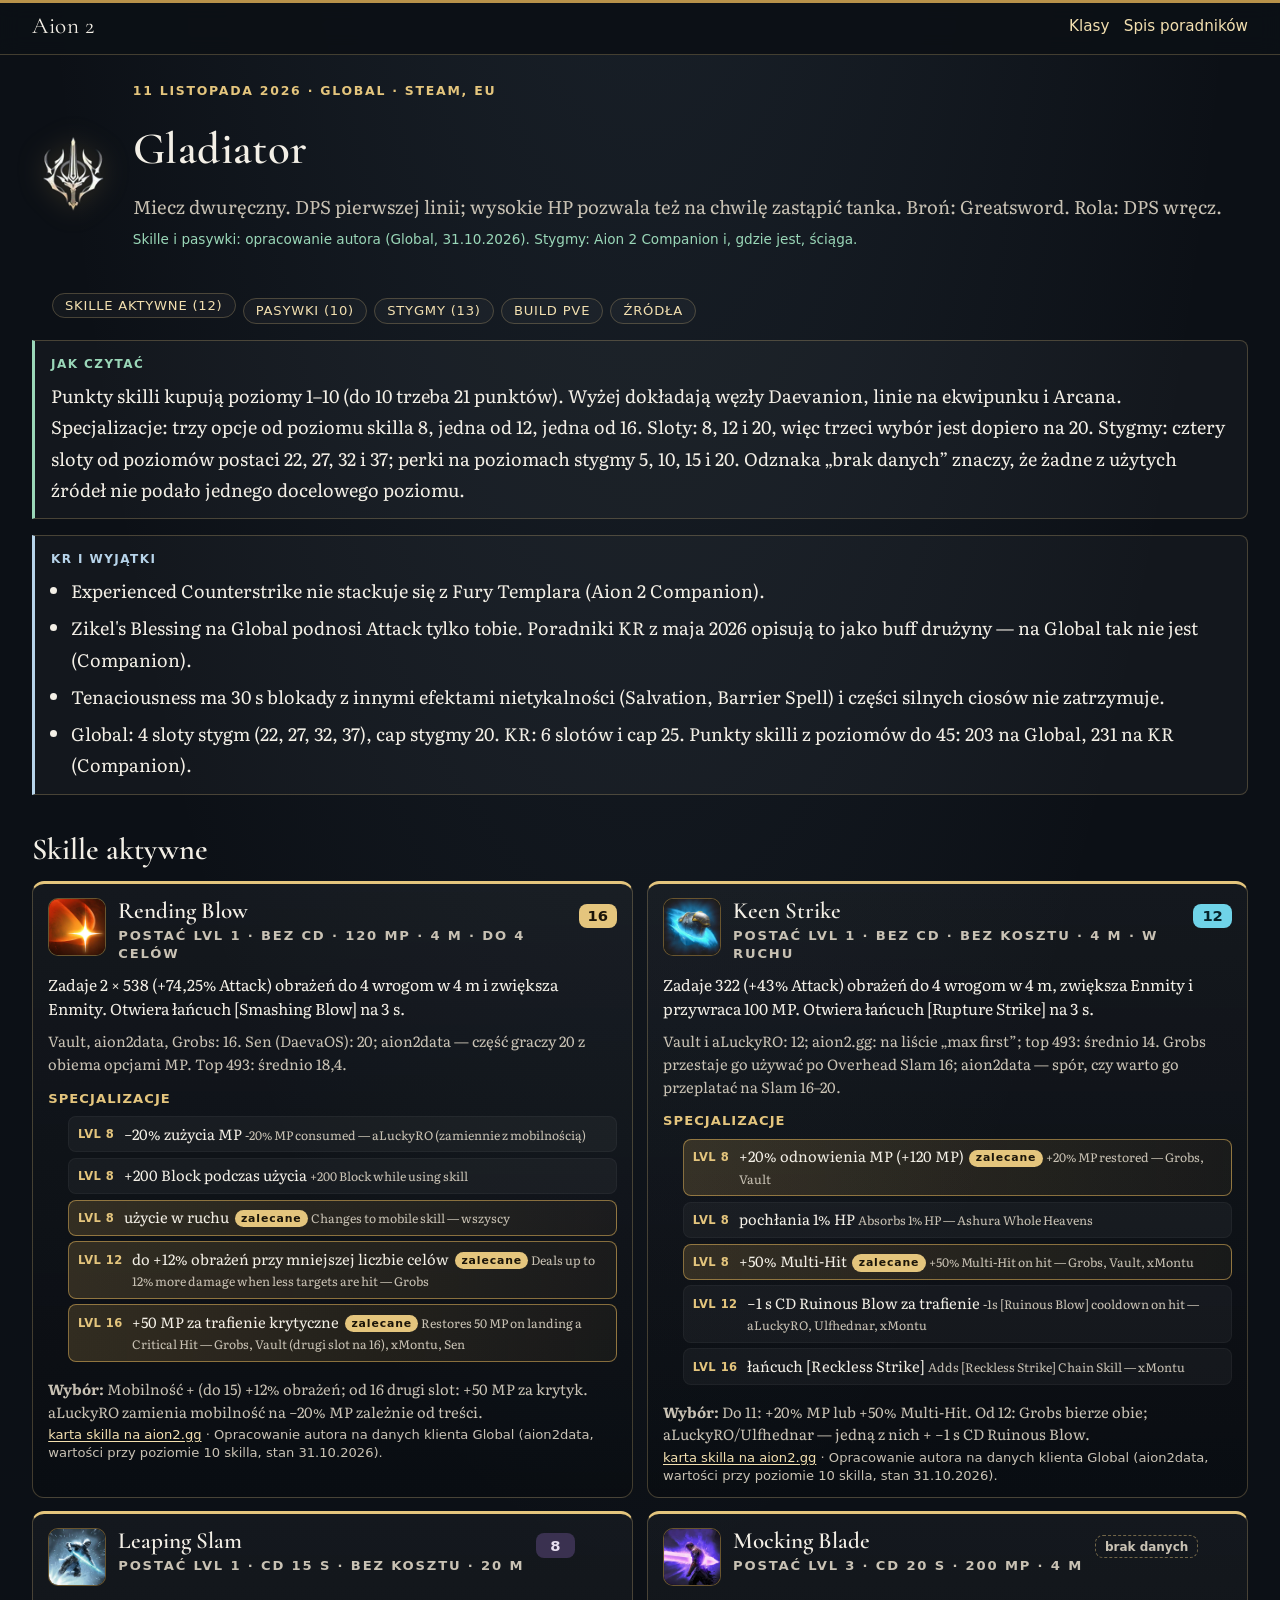
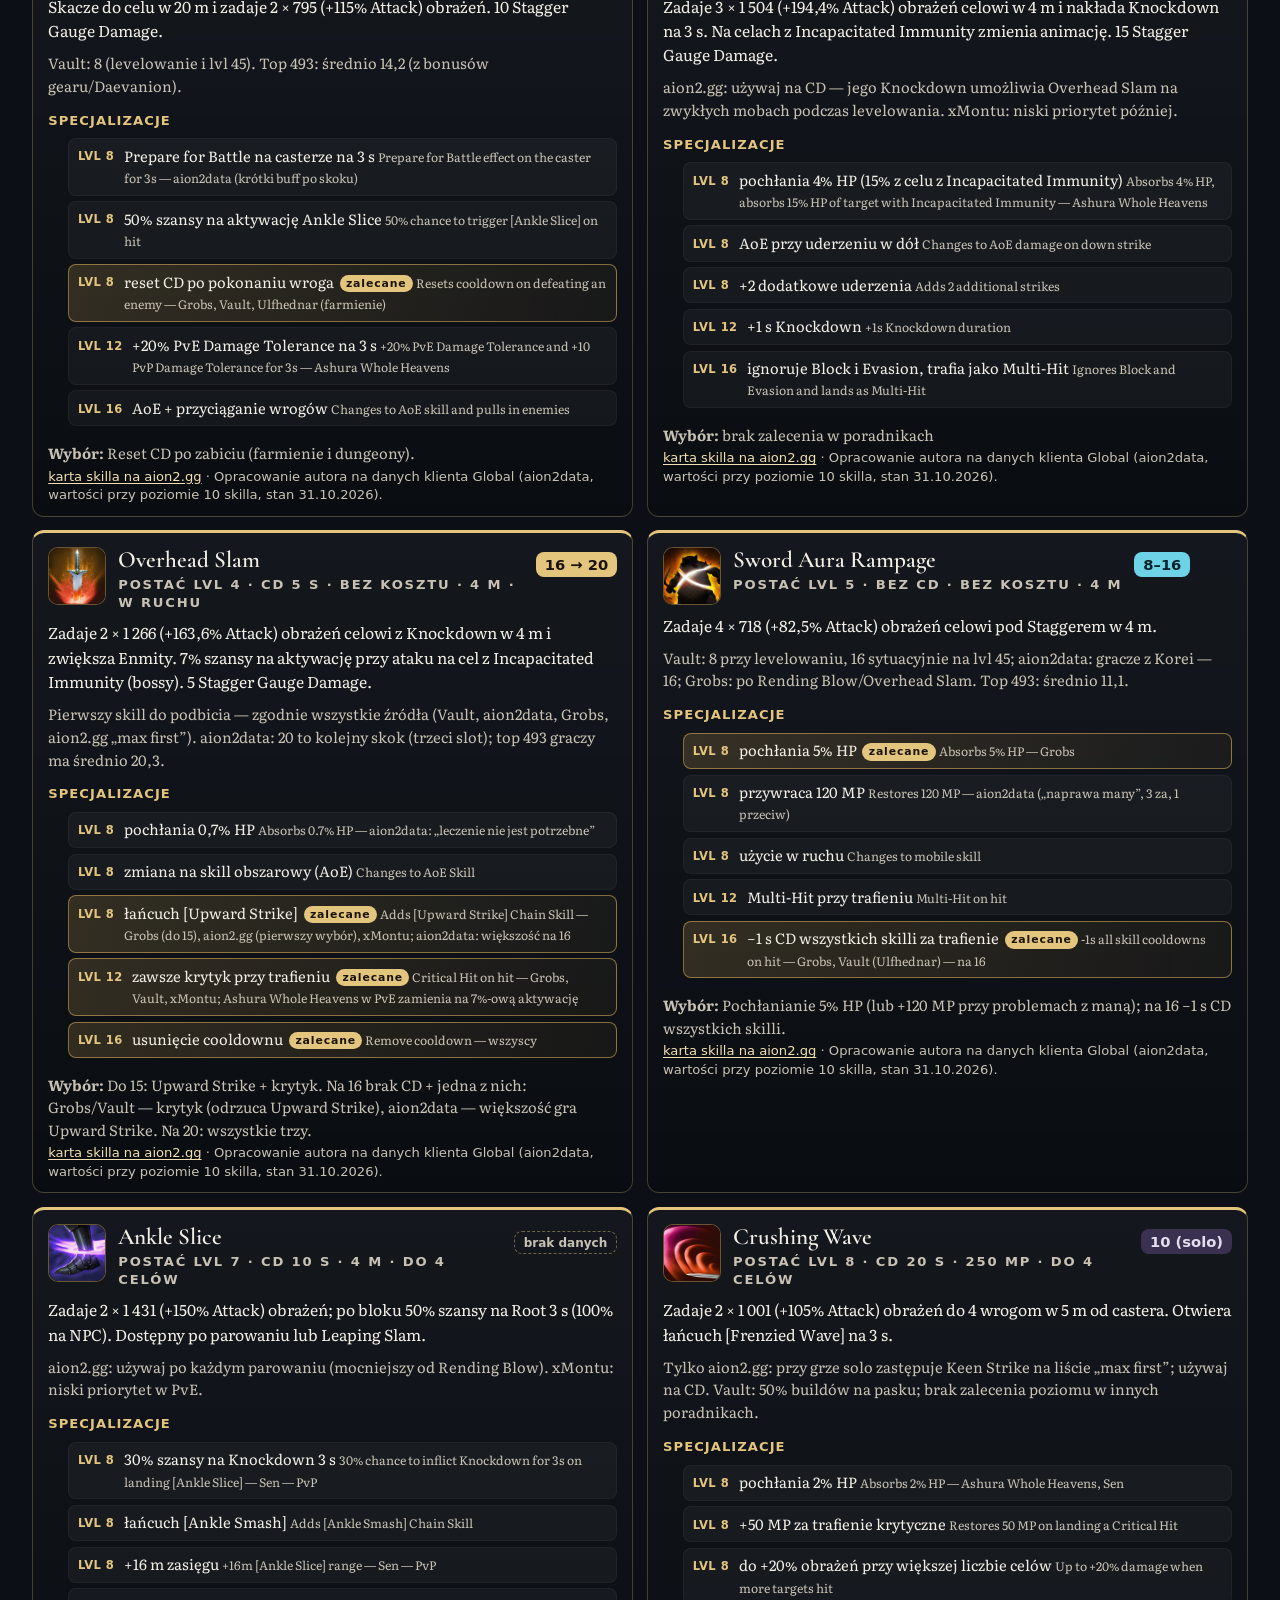
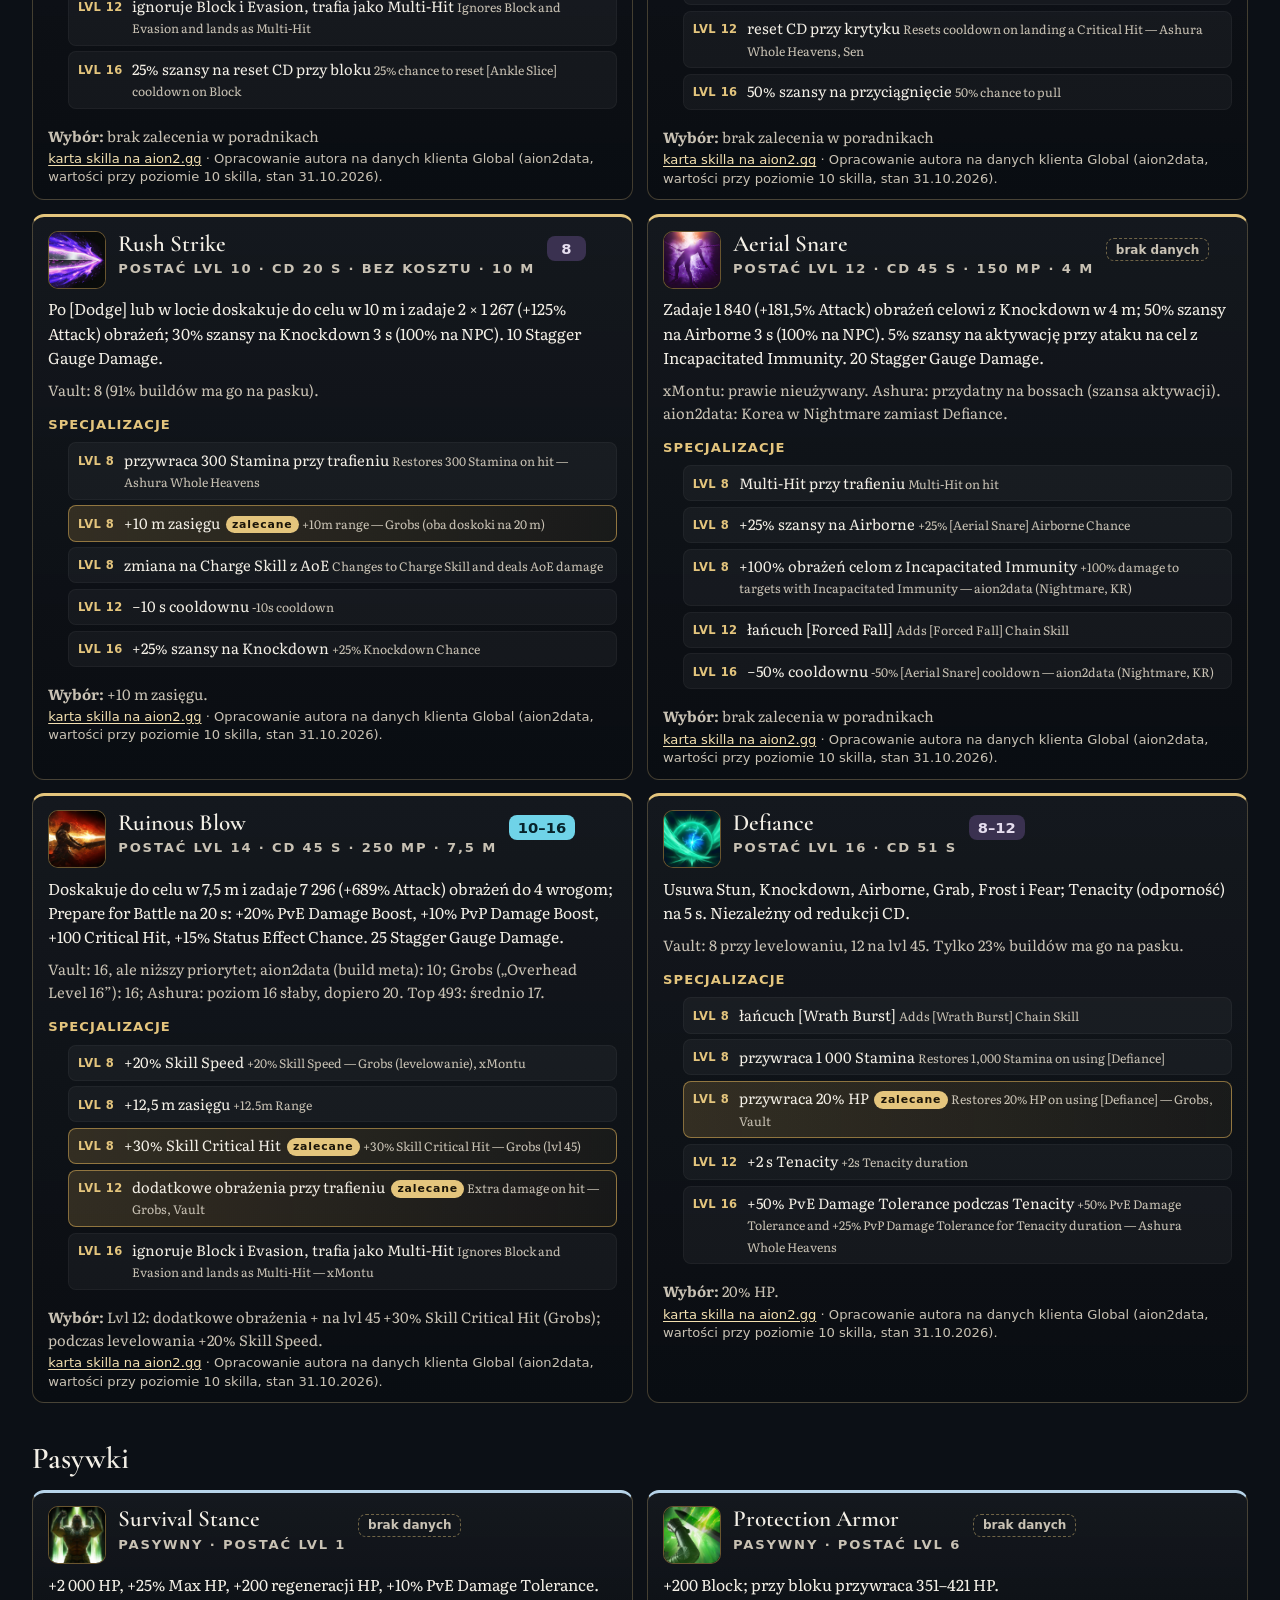
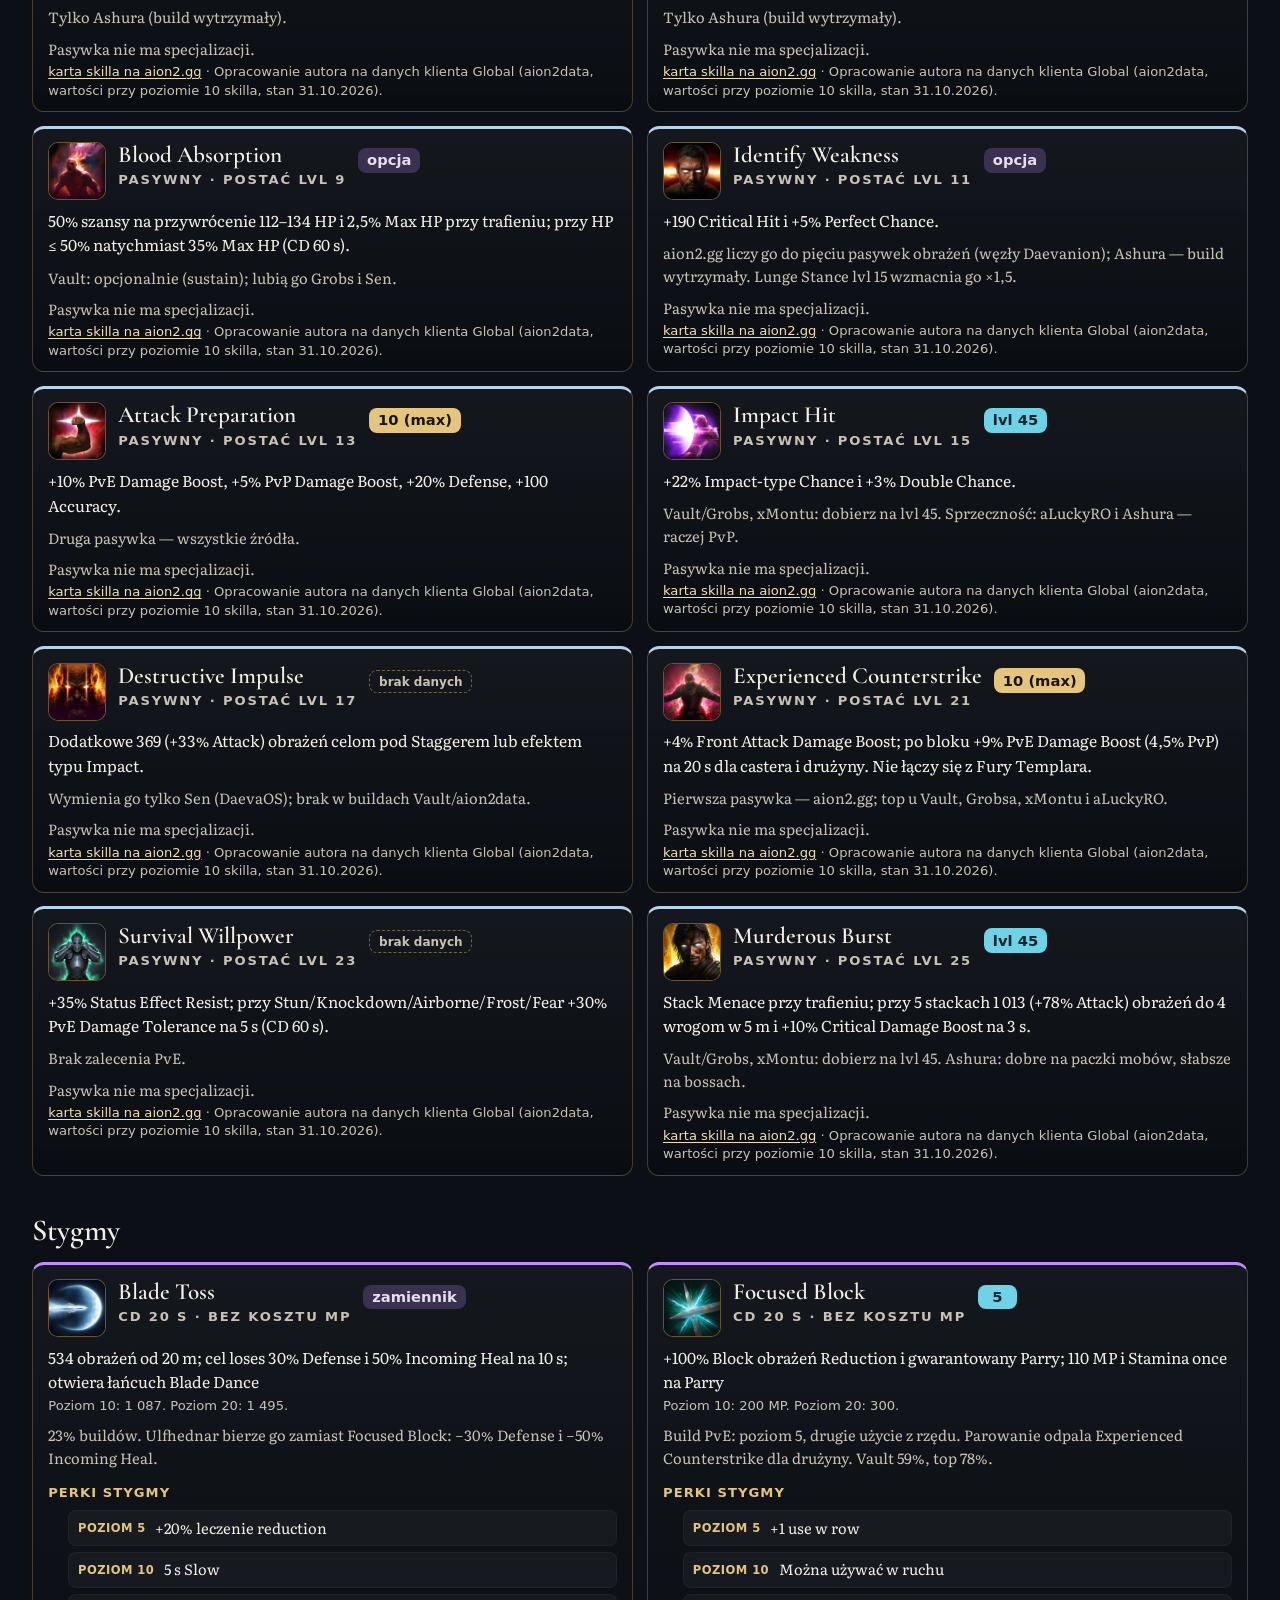
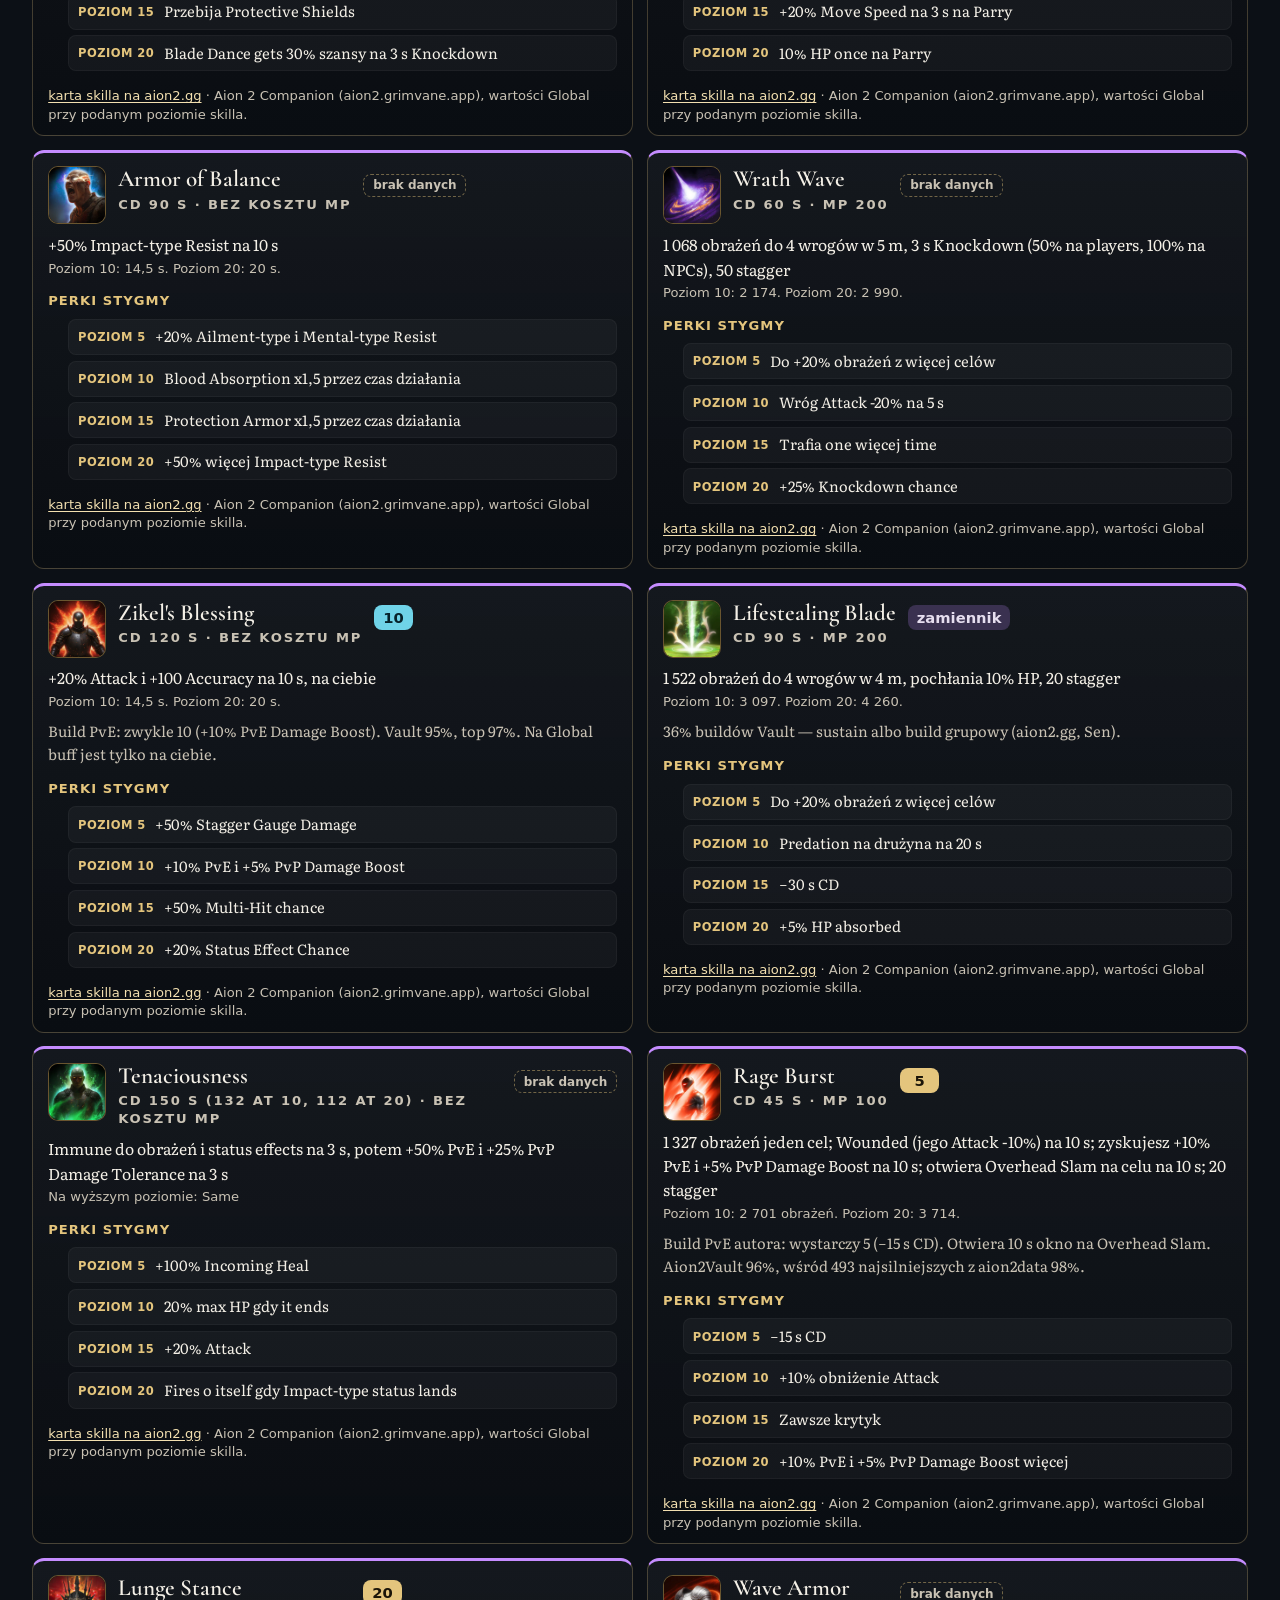
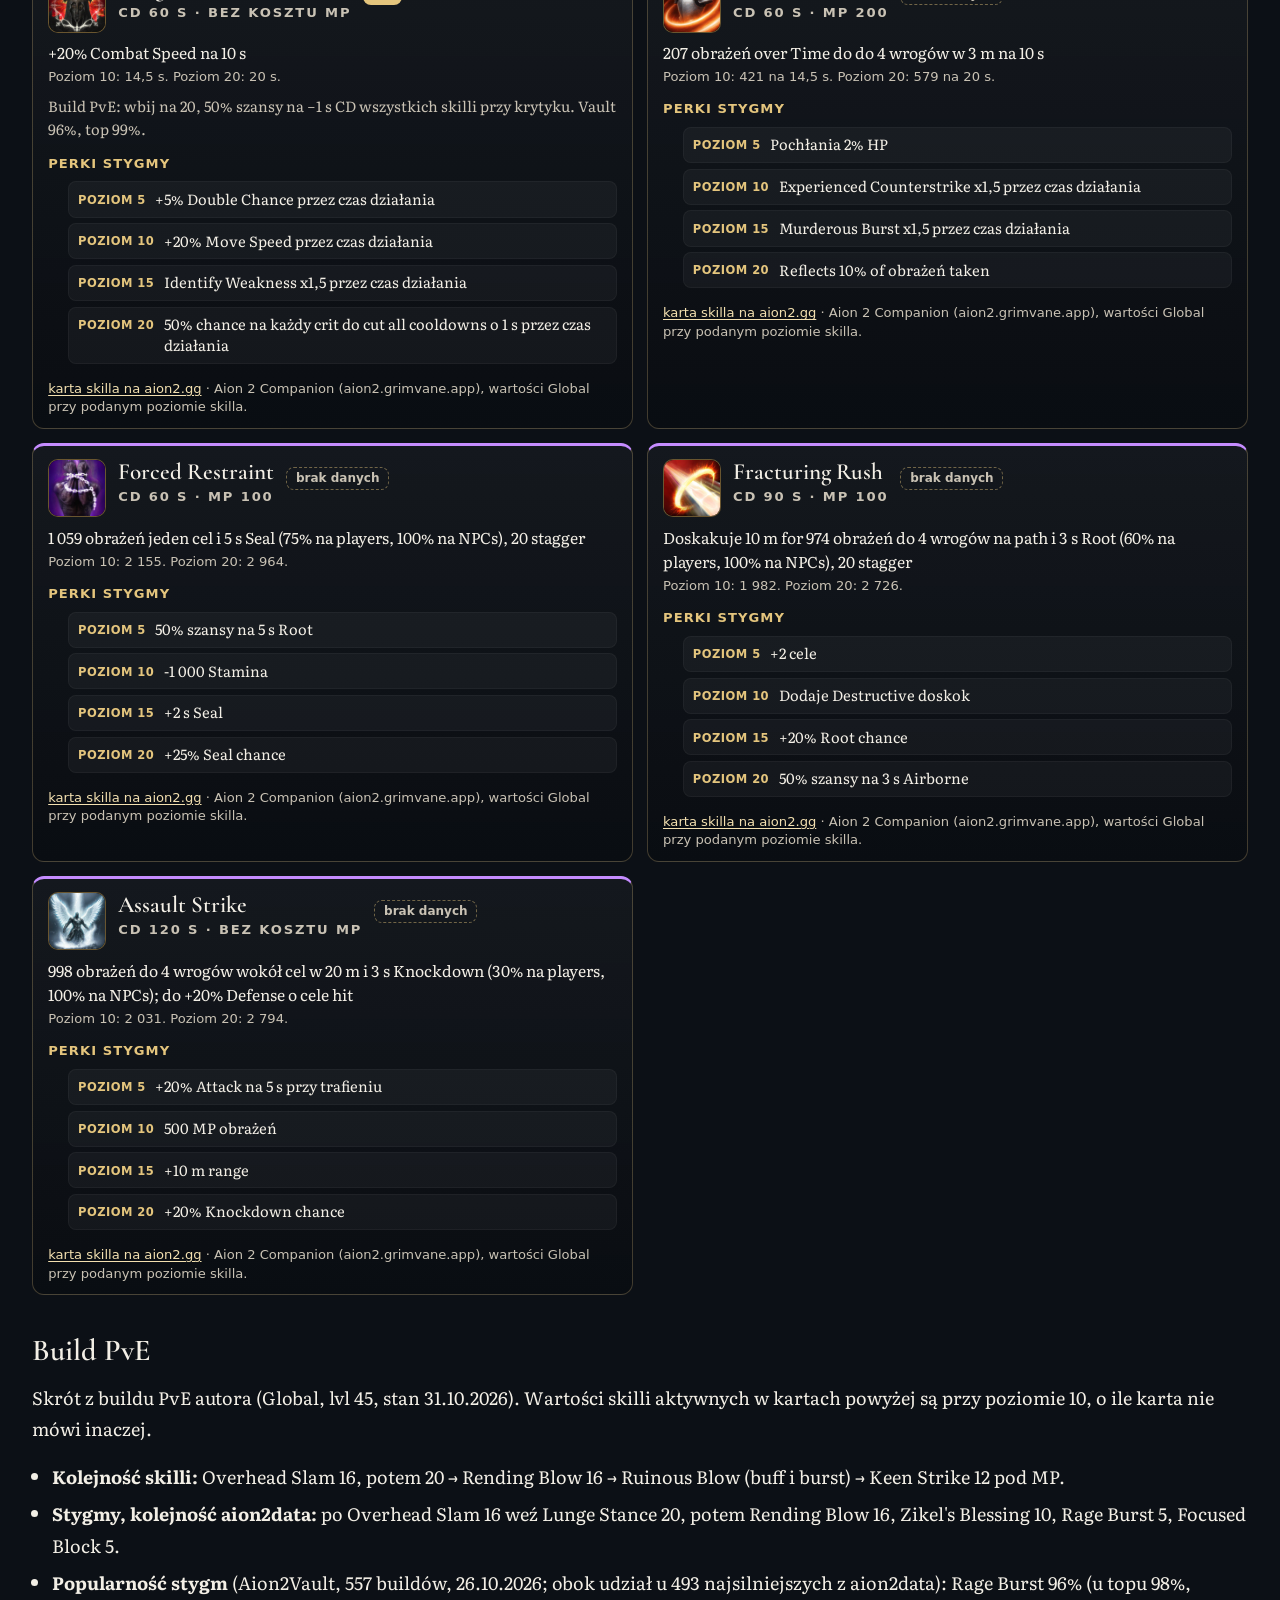
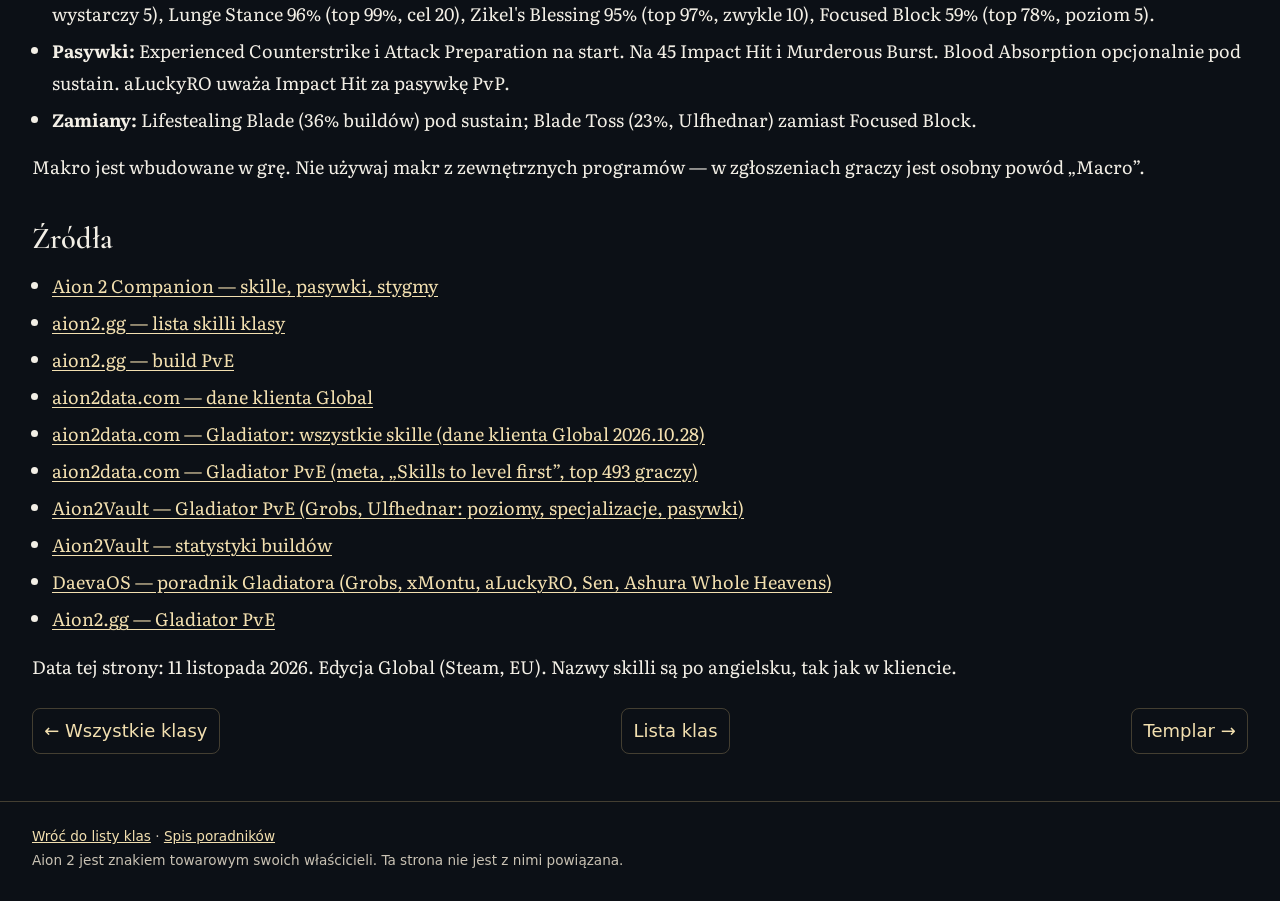
<file: poradniki/klasy/gladiator.html>
<!DOCTYPE html>
<html lang="pl">
<head>
  <meta charset="utf-8">
  <meta name="viewport" content="width=device-width, initial-scale=1">
  <title>Gladiator: skille, pasywki i stygmy – Aion 2</title>
  <meta name="description" content="Gladiator (DPS wręcz, Greatsword) w Aion 2 Global: skille aktywne, pasywki i stygmy.">
  <meta name="color-scheme" content="dark">
  <meta name="theme-color" content="#0c1016">
  <link rel="icon" href="../../favicon.svg" type="image/svg+xml">
  <link rel="preconnect" href="https://fonts.googleapis.com">
  <link rel="preconnect" href="https://fonts.gstatic.com" crossorigin>
  <link rel="stylesheet" href="https://fonts.googleapis.com/css2?family=Cormorant+Garamond:wght@600;700&amp;family=Literata:ital,wght@0,400;0,600;0,700;1,400&amp;display=swap">
  <link rel="stylesheet" href="../../css/style.css">
  <link rel="stylesheet" href="klasy.css">
</head>
<body class="strona-klas">
  <a class="pomin" href="#tresc">Przejdź do treści</a>
  <header class="pasek">
    <div class="kontener pasek-wiersz">
      <a class="marka" href="../../index.html">Aion 2</a>
      <nav aria-label="Nawigacja">
        <a href="index.html">Klasy</a>
        <a href="../../index.html#spis">Spis poradników</a>
      </nav>
    </div>
  </header>
  <main id="tresc" class="kontener artykul">
<article>
<header class="naglowek-klasy">
<img src="ikony/emblematy/gladiator.webp" alt="">
<p class="meta"><time datetime="2026-11-11">11 listopada 2026</time> · Global · Steam, EU</p>
<h1>Gladiator</h1>
<p class="lead">Miecz dwuręczny. DPS pierwszej linii; wysokie HP pozwala też na chwilę zastąpić tanka. Broń: Greatsword. Rola: DPS wręcz.</p>
<p class="komplet pelne">Skille i pasywki: opracowanie autora (Global, 31.10.2026). Stygmy: Aion 2 Companion i, gdzie jest, ściąga.</p>
</header>
<ul class="spis-sekcji">
<li><a href="#skille">Skille aktywne (12)</a></li>
<li><a href="#pasywki">Pasywki (10)</a></li>
<li><a href="#stygmy">Stygmy (13)</a></li>
<li><a href="#build">Build PvE</a></li>
<li><a href="#zrodla">Źródła</a></li>
</ul>
<aside class="ramka ramka-wskazowka"><p class="ramka-etykieta">Jak czytać</p>
<p>Punkty skilli kupują poziomy 1–10 (do 10 trzeba 21 punktów). Wyżej dokładają węzły Daevanion, linie na ekwipunku i Arcana. Specjalizacje: trzy opcje od poziomu skilla 8, jedna od 12, jedna od 16. Sloty: 8, 12 i 20, więc trzeci wybór jest dopiero na 20. Stygmy: cztery sloty od poziomów postaci 22, 27, 32 i 37; perki na poziomach stygmy 5, 10, 15 i 20. Odznaka „brak danych” znaczy, że żadne z użytych źródeł nie podało jednego docelowego poziomu.</p>
</aside>
<aside class="ramka ramka-uwaga"><p class="ramka-etykieta">KR i wyjątki</p><ul><li>Experienced Counterstrike nie stackuje się z Fury Templara (Aion 2 Companion).</li><li>Zikel&#x27;s Blessing na Global podnosi Attack tylko tobie. Poradniki KR z maja 2026 opisują to jako buff drużyny — na Global tak nie jest (Companion).</li><li>Tenaciousness ma 30 s blokady z innymi efektami nietykalności (Salvation, Barrier Spell) i części silnych ciosów nie zatrzymuje.</li><li>Global: 4 sloty stygm (22, 27, 32, 37), cap stygmy 20. KR: 6 slotów i cap 25. Punkty skilli z poziomów do 45: 203 na Global, 231 na KR (Companion).</li></ul></aside>
<section id="skille"><h2>Skille aktywne</h2><div class="siatka-skilli"><article class="skill aktywny" id="rending-blow">
<div class="skill-gora"><img class="ikona" src="ikony/gladiator/11010000.webp" alt="" width="64" height="64"><div><h3>Rending Blow</h3><p class="meta">Postać lvl 1 · bez CD · 120 MP · 4 m · do 4 celów</p></div>
<p class="priorytet"><span class="lv lv-max">16</span></p></div>
<p class="opis">Zadaje 2 × 538 (+74,25% Attack) obrażeń do 4 wrogom w 4 m i zwiększa Enmity. Otwiera łańcuch [Smashing Blow] na 3 s.</p>

<p class="nota">Vault, aion2data, Grobs: 16. Sen (DaevaOS): 20; aion2data — część graczy 20 z obiema opcjami MP. Top 493: średnio 18,4.</p>
<h4>Specjalizacje</h4><ul class="opcje"><li class=""><span class="ol">lvl 8</span><div>−20% zużycia MP <small>-20% MP consumed — aLuckyRO (zamiennie z mobilnością)</small></div></li><li class=""><span class="ol">lvl 8</span><div>+200 Block podczas użycia <small>+200 Block while using skill</small></div></li><li class="zalecane"><span class="ol">lvl 8</span><div>użycie w ruchu<span class="znacznik">zalecane</span> <small>Changes to mobile skill — wszyscy</small></div></li><li class="zalecane"><span class="ol">lvl 12</span><div>do +12% obrażeń przy mniejszej liczbie celów<span class="znacznik">zalecane</span> <small>Deals up to 12% more damage when less targets are hit — Grobs</small></div></li><li class="zalecane"><span class="ol">lvl 16</span><div>+50 MP za trafienie krytyczne<span class="znacznik">zalecane</span> <small>Restores 50 MP on landing a Critical Hit — Grobs, Vault (drugi slot na 16), xMontu, Sen</small></div></li></ul>
<p class="wybor"><strong>Wybór:</strong> Mobilność + (do 15) +12% obrażeń; od 16 drugi slot: +50 MP za krytyk. aLuckyRO zamienia mobilność na −20% MP zależnie od treści.</p>
<p class="zrodla"><a href="https://aion2.gg/database/skills/rending-blow-11010000">karta skilla na aion2.gg</a> · Opracowanie autora na danych klienta Global (aion2data, wartości przy poziomie 10 skilla, stan 31.10.2026).</p>
</article>
<article class="skill aktywny" id="keen-strike">
<div class="skill-gora"><img class="ikona" src="ikony/gladiator/11020000.webp" alt="" width="64" height="64"><div><h3>Keen Strike</h3><p class="meta">Postać lvl 1 · bez CD · bez kosztu · 4 m · w ruchu</p></div>
<p class="priorytet"><span class="lv lv-mid">12</span></p></div>
<p class="opis">Zadaje 322 (+43% Attack) obrażeń do 4 wrogom w 4 m, zwiększa Enmity i przywraca 100 MP. Otwiera łańcuch [Rupture Strike] na 3 s.</p>

<p class="nota">Vault i aLuckyRO: 12; aion2.gg: na liście „max first”; top 493: średnio 14. Grobs przestaje go używać po Overhead Slam 16; aion2data — spór, czy warto go przeplatać na Slam 16–20.</p>
<h4>Specjalizacje</h4><ul class="opcje"><li class="zalecane"><span class="ol">lvl 8</span><div>+20% odnowienia MP (+120 MP)<span class="znacznik">zalecane</span> <small>+20% MP restored — Grobs, Vault</small></div></li><li class=""><span class="ol">lvl 8</span><div>pochłania 1% HP <small>Absorbs 1% HP — Ashura Whole Heavens</small></div></li><li class="zalecane"><span class="ol">lvl 8</span><div>+50% Multi-Hit<span class="znacznik">zalecane</span> <small>+50% Multi-Hit on hit — Grobs, Vault, xMontu</small></div></li><li class=""><span class="ol">lvl 12</span><div>−1 s CD Ruinous Blow za trafienie <small>-1s [Ruinous Blow] cooldown on hit — aLuckyRO, Ulfhednar, xMontu</small></div></li><li class=""><span class="ol">lvl 16</span><div>łańcuch [Reckless Strike] <small>Adds [Reckless Strike] Chain Skill — xMontu</small></div></li></ul>
<p class="wybor"><strong>Wybór:</strong> Do 11: +20% MP lub +50% Multi-Hit. Od 12: Grobs bierze obie; aLuckyRO/Ulfhednar — jedną z nich + −1 s CD Ruinous Blow.</p>
<p class="zrodla"><a href="https://aion2.gg/database/skills/keen-strike-11020000">karta skilla na aion2.gg</a> · Opracowanie autora na danych klienta Global (aion2data, wartości przy poziomie 10 skilla, stan 31.10.2026).</p>
</article>
<article class="skill aktywny" id="leaping-slam">
<div class="skill-gora"><img class="ikona" src="ikony/gladiator/11190000.webp" alt="" width="64" height="64"><div><h3>Leaping Slam</h3><p class="meta">Postać lvl 1 · CD 15 s · bez kosztu · 20 m</p></div>
<p class="priorytet"><span class="lv lv-low">8</span></p></div>
<p class="opis">Skacze do celu w 20 m i zadaje 2 × 795 (+115% Attack) obrażeń. 10 Stagger Gauge Damage.</p>

<p class="nota">Vault: 8 (levelowanie i lvl 45). Top 493: średnio 14,2 (z bonusów gearu/Daevanion).</p>
<h4>Specjalizacje</h4><ul class="opcje"><li class=""><span class="ol">lvl 8</span><div>Prepare for Battle na casterze na 3 s <small>Prepare for Battle effect on the caster for 3s — aion2data (krótki buff po skoku)</small></div></li><li class=""><span class="ol">lvl 8</span><div>50% szansy na aktywację Ankle Slice <small>50% chance to trigger [Ankle Slice] on hit</small></div></li><li class="zalecane"><span class="ol">lvl 8</span><div>reset CD po pokonaniu wroga<span class="znacznik">zalecane</span> <small>Resets cooldown on defeating an enemy — Grobs, Vault, Ulfhednar (farmienie)</small></div></li><li class=""><span class="ol">lvl 12</span><div>+20% PvE Damage Tolerance na 3 s <small>+20% PvE Damage Tolerance and +10 PvP Damage Tolerance for 3s — Ashura Whole Heavens</small></div></li><li class=""><span class="ol">lvl 16</span><div>AoE + przyciąganie wrogów <small>Changes to AoE skill and pulls in enemies</small></div></li></ul>
<p class="wybor"><strong>Wybór:</strong> Reset CD po zabiciu (farmienie i dungeony).</p>
<p class="zrodla"><a href="https://aion2.gg/database/skills/leaping-slam-11190000">karta skilla na aion2.gg</a> · Opracowanie autora na danych klienta Global (aion2data, wartości przy poziomie 10 skilla, stan 31.10.2026).</p>
</article>
<article class="skill aktywny" id="mocking-blade">
<div class="skill-gora"><img class="ikona" src="ikony/gladiator/11290000.webp" alt="" width="64" height="64"><div><h3>Mocking Blade</h3><p class="meta">Postać lvl 3 · CD 20 s · 200 MP · 4 m</p></div>
<p class="priorytet"><span class="lv lv-brak">brak danych</span></p></div>
<p class="opis">Zadaje 3 × 1 504 (+194,4% Attack) obrażeń celowi w 4 m i nakłada Knockdown na 3 s. Na celach z Incapacitated Immunity zmienia animację. 15 Stagger Gauge Damage.</p>

<p class="nota">aion2.gg: używaj na CD — jego Knockdown umożliwia Overhead Slam na zwykłych mobach podczas levelowania. xMontu: niski priorytet później.</p>
<h4>Specjalizacje</h4><ul class="opcje"><li class=""><span class="ol">lvl 8</span><div>pochłania 4% HP (15% z celu z Incapacitated Immunity) <small>Absorbs 4% HP, absorbs 15% HP of target with Incapacitated Immunity — Ashura Whole Heavens</small></div></li><li class=""><span class="ol">lvl 8</span><div>AoE przy uderzeniu w dół <small>Changes to AoE damage on down strike</small></div></li><li class=""><span class="ol">lvl 8</span><div>+2 dodatkowe uderzenia <small>Adds 2 additional strikes</small></div></li><li class=""><span class="ol">lvl 12</span><div>+1 s Knockdown <small>+1s Knockdown duration</small></div></li><li class=""><span class="ol">lvl 16</span><div>ignoruje Block i Evasion, trafia jako Multi-Hit <small>Ignores Block and Evasion and lands as Multi-Hit</small></div></li></ul>
<p class="wybor"><strong>Wybór:</strong> brak zalecenia w poradnikach</p>
<p class="zrodla"><a href="https://aion2.gg/database/skills/mocking-blade-11290000">karta skilla na aion2.gg</a> · Opracowanie autora na danych klienta Global (aion2data, wartości przy poziomie 10 skilla, stan 31.10.2026).</p>
</article>
<article class="skill aktywny" id="overhead-slam">
<div class="skill-gora"><img class="ikona" src="ikony/gladiator/11170000.webp" alt="" width="64" height="64"><div><h3>Overhead Slam</h3><p class="meta">Postać lvl 4 · CD 5 s · bez kosztu · 4 m · w ruchu</p></div>
<p class="priorytet"><span class="lv lv-max">16 → 20</span></p></div>
<p class="opis">Zadaje 2 × 1 266 (+163,6% Attack) obrażeń celowi z Knockdown w 4 m i zwiększa Enmity. 7% szansy na aktywację przy ataku na cel z Incapacitated Immunity (bossy). 5 Stagger Gauge Damage.</p>

<p class="nota">Pierwszy skill do podbicia — zgodnie wszystkie źródła (Vault, aion2data, Grobs, aion2.gg „max first”). aion2data: 20 to kolejny skok (trzeci slot); top 493 graczy ma średnio 20,3.</p>
<h4>Specjalizacje</h4><ul class="opcje"><li class=""><span class="ol">lvl 8</span><div>pochłania 0,7% HP <small>Absorbs 0.7% HP — aion2data: „leczenie nie jest potrzebne”</small></div></li><li class=""><span class="ol">lvl 8</span><div>zmiana na skill obszarowy (AoE) <small>Changes to AoE Skill</small></div></li><li class="zalecane"><span class="ol">lvl 8</span><div>łańcuch [Upward Strike]<span class="znacznik">zalecane</span> <small>Adds [Upward Strike] Chain Skill — Grobs (do 15), aion2.gg (pierwszy wybór), xMontu; aion2data: większość na 16</small></div></li><li class="zalecane"><span class="ol">lvl 12</span><div>zawsze krytyk przy trafieniu<span class="znacznik">zalecane</span> <small>Critical Hit on hit — Grobs, Vault, xMontu; Ashura Whole Heavens w PvE zamienia na 7%-ową aktywację</small></div></li><li class="zalecane"><span class="ol">lvl 16</span><div>usunięcie cooldownu<span class="znacznik">zalecane</span> <small>Remove cooldown — wszyscy</small></div></li></ul>
<p class="wybor"><strong>Wybór:</strong> Do 15: Upward Strike + krytyk. Na 16 brak CD + jedna z nich: Grobs/Vault — krytyk (odrzuca Upward Strike), aion2data — większość gra Upward Strike. Na 20: wszystkie trzy.</p>
<p class="zrodla"><a href="https://aion2.gg/database/skills/overhead-slam-11170000">karta skilla na aion2.gg</a> · Opracowanie autora na danych klienta Global (aion2data, wartości przy poziomie 10 skilla, stan 31.10.2026).</p>
</article>
<article class="skill aktywny" id="sword-aura-rampage">
<div class="skill-gora"><img class="ikona" src="ikony/gladiator/11280000.webp" alt="" width="64" height="64"><div><h3>Sword Aura Rampage</h3><p class="meta">Postać lvl 5 · bez CD · bez kosztu · 4 m</p></div>
<p class="priorytet"><span class="lv lv-mid">8–16</span></p></div>
<p class="opis">Zadaje 4 × 718 (+82,5% Attack) obrażeń celowi pod Staggerem w 4 m.</p>

<p class="nota">Vault: 8 przy levelowaniu, 16 sytuacyjnie na lvl 45; aion2data: gracze z Korei — 16; Grobs: po Rending Blow/Overhead Slam. Top 493: średnio 11,1.</p>
<h4>Specjalizacje</h4><ul class="opcje"><li class="zalecane"><span class="ol">lvl 8</span><div>pochłania 5% HP<span class="znacznik">zalecane</span> <small>Absorbs 5% HP — Grobs</small></div></li><li class=""><span class="ol">lvl 8</span><div>przywraca 120 MP <small>Restores 120 MP — aion2data („naprawa many”, 3 za, 1 przeciw)</small></div></li><li class=""><span class="ol">lvl 8</span><div>użycie w ruchu <small>Changes to mobile skill</small></div></li><li class=""><span class="ol">lvl 12</span><div>Multi-Hit przy trafieniu <small>Multi-Hit on hit</small></div></li><li class="zalecane"><span class="ol">lvl 16</span><div>−1 s CD wszystkich skilli za trafienie<span class="znacznik">zalecane</span> <small>-1s all skill cooldowns on hit — Grobs, Vault (Ulfhednar) — na 16</small></div></li></ul>
<p class="wybor"><strong>Wybór:</strong> Pochłanianie 5% HP (lub +120 MP przy problemach z maną); na 16 −1 s CD wszystkich skilli.</p>
<p class="zrodla"><a href="https://aion2.gg/database/skills/sword-aura-rampage-11280000">karta skilla na aion2.gg</a> · Opracowanie autora na danych klienta Global (aion2data, wartości przy poziomie 10 skilla, stan 31.10.2026).</p>
</article>
<article class="skill aktywny" id="ankle-slice">
<div class="skill-gora"><img class="ikona" src="ikony/gladiator/11200000.webp" alt="" width="64" height="64"><div><h3>Ankle Slice</h3><p class="meta">Postać lvl 7 · CD 10 s · 4 m · do 4 celów</p></div>
<p class="priorytet"><span class="lv lv-brak">brak danych</span></p></div>
<p class="opis">Zadaje 2 × 1 431 (+150% Attack) obrażeń; po bloku 50% szansy na Root 3 s (100% na NPC). Dostępny po parowaniu lub Leaping Slam.</p>

<p class="nota">aion2.gg: używaj po każdym parowaniu (mocniejszy od Rending Blow). xMontu: niski priorytet w PvE.</p>
<h4>Specjalizacje</h4><ul class="opcje"><li class=""><span class="ol">lvl 8</span><div>30% szansy na Knockdown 3 s <small>30% chance to inflict Knockdown for 3s on landing [Ankle Slice] — Sen — PvP</small></div></li><li class=""><span class="ol">lvl 8</span><div>łańcuch [Ankle Smash] <small>Adds [Ankle Smash] Chain Skill</small></div></li><li class=""><span class="ol">lvl 8</span><div>+16 m zasięgu <small>+16m [Ankle Slice] range — Sen — PvP</small></div></li><li class=""><span class="ol">lvl 12</span><div>ignoruje Block i Evasion, trafia jako Multi-Hit <small>Ignores Block and Evasion and lands as Multi-Hit</small></div></li><li class=""><span class="ol">lvl 16</span><div>25% szansy na reset CD przy bloku <small>25% chance to reset [Ankle Slice] cooldown on Block</small></div></li></ul>
<p class="wybor"><strong>Wybór:</strong> brak zalecenia w poradnikach</p>
<p class="zrodla"><a href="https://aion2.gg/database/skills/ankle-slice-11200000">karta skilla na aion2.gg</a> · Opracowanie autora na danych klienta Global (aion2data, wartości przy poziomie 10 skilla, stan 31.10.2026).</p>
</article>
<article class="skill aktywny" id="crushing-wave">
<div class="skill-gora"><img class="ikona" src="ikony/gladiator/11050000.webp" alt="" width="64" height="64"><div><h3>Crushing Wave</h3><p class="meta">Postać lvl 8 · CD 20 s · 250 MP · do 4 celów</p></div>
<p class="priorytet"><span class="lv lv-low">10 (solo)</span></p></div>
<p class="opis">Zadaje 2 × 1 001 (+105% Attack) obrażeń do 4 wrogom w 5 m od castera. Otwiera łańcuch [Frenzied Wave] na 3 s.</p>

<p class="nota">Tylko aion2.gg: przy grze solo zastępuje Keen Strike na liście „max first”; używaj na CD. Vault: 50% buildów na pasku; brak zalecenia poziomu w innych poradnikach.</p>
<h4>Specjalizacje</h4><ul class="opcje"><li class=""><span class="ol">lvl 8</span><div>pochłania 2% HP <small>Absorbs 2% HP — Ashura Whole Heavens, Sen</small></div></li><li class=""><span class="ol">lvl 8</span><div>+50 MP za trafienie krytyczne <small>Restores 50 MP on landing a Critical Hit</small></div></li><li class=""><span class="ol">lvl 8</span><div>do +20% obrażeń przy większej liczbie celów <small>Up to +20% damage when more targets hit</small></div></li><li class=""><span class="ol">lvl 12</span><div>reset CD przy krytyku <small>Resets cooldown on landing a Critical Hit — Ashura Whole Heavens, Sen</small></div></li><li class=""><span class="ol">lvl 16</span><div>50% szansy na przyciągnięcie <small>50% chance to pull</small></div></li></ul>
<p class="wybor"><strong>Wybór:</strong> brak zalecenia w poradnikach</p>
<p class="zrodla"><a href="https://aion2.gg/database/skills/crushing-wave-11050000">karta skilla na aion2.gg</a> · Opracowanie autora na danych klienta Global (aion2data, wartości przy poziomie 10 skilla, stan 31.10.2026).</p>
</article>
<article class="skill aktywny" id="rush-strike">
<div class="skill-gora"><img class="ikona" src="ikony/gladiator/11360000.webp" alt="" width="64" height="64"><div><h3>Rush Strike</h3><p class="meta">Postać lvl 10 · CD 20 s · bez kosztu · 10 m</p></div>
<p class="priorytet"><span class="lv lv-low">8</span></p></div>
<p class="opis">Po [Dodge] lub w locie doskakuje do celu w 10 m i zadaje 2 × 1 267 (+125% Attack) obrażeń; 30% szansy na Knockdown 3 s (100% na NPC). 10 Stagger Gauge Damage.</p>

<p class="nota">Vault: 8 (91% buildów ma go na pasku).</p>
<h4>Specjalizacje</h4><ul class="opcje"><li class=""><span class="ol">lvl 8</span><div>przywraca 300 Stamina przy trafieniu <small>Restores 300 Stamina on hit — Ashura Whole Heavens</small></div></li><li class="zalecane"><span class="ol">lvl 8</span><div>+10 m zasięgu<span class="znacznik">zalecane</span> <small>+10m range — Grobs (oba doskoki na 20 m)</small></div></li><li class=""><span class="ol">lvl 8</span><div>zmiana na Charge Skill z AoE <small>Changes to Charge Skill and deals AoE damage</small></div></li><li class=""><span class="ol">lvl 12</span><div>−10 s cooldownu <small>-10s cooldown</small></div></li><li class=""><span class="ol">lvl 16</span><div>+25% szansy na Knockdown <small>+25% Knockdown Chance</small></div></li></ul>
<p class="wybor"><strong>Wybór:</strong> +10 m zasięgu.</p>
<p class="zrodla"><a href="https://aion2.gg/database/skills/rush-strike-11360000">karta skilla na aion2.gg</a> · Opracowanie autora na danych klienta Global (aion2data, wartości przy poziomie 10 skilla, stan 31.10.2026).</p>
</article>
<article class="skill aktywny" id="aerial-snare">
<div class="skill-gora"><img class="ikona" src="ikony/gladiator/11300000.webp" alt="" width="64" height="64"><div><h3>Aerial Snare</h3><p class="meta">Postać lvl 12 · CD 45 s · 150 MP · 4 m</p></div>
<p class="priorytet"><span class="lv lv-brak">brak danych</span></p></div>
<p class="opis">Zadaje 1 840 (+181,5% Attack) obrażeń celowi z Knockdown w 4 m; 50% szansy na Airborne 3 s (100% na NPC). 5% szansy na aktywację przy ataku na cel z Incapacitated Immunity. 20 Stagger Gauge Damage.</p>

<p class="nota">xMontu: prawie nieużywany. Ashura: przydatny na bossach (szansa aktywacji). aion2data: Korea w Nightmare zamiast Defiance.</p>
<h4>Specjalizacje</h4><ul class="opcje"><li class=""><span class="ol">lvl 8</span><div>Multi-Hit przy trafieniu <small>Multi-Hit on hit</small></div></li><li class=""><span class="ol">lvl 8</span><div>+25% szansy na Airborne <small>+25% [Aerial Snare] Airborne Chance</small></div></li><li class=""><span class="ol">lvl 8</span><div>+100% obrażeń celom z Incapacitated Immunity <small>+100% damage to targets with Incapacitated Immunity — aion2data (Nightmare, KR)</small></div></li><li class=""><span class="ol">lvl 12</span><div>łańcuch [Forced Fall] <small>Adds [Forced Fall] Chain Skill</small></div></li><li class=""><span class="ol">lvl 16</span><div>−50% cooldownu <small>-50% [Aerial Snare] cooldown — aion2data (Nightmare, KR)</small></div></li></ul>
<p class="wybor"><strong>Wybór:</strong> brak zalecenia w poradnikach</p>
<p class="zrodla"><a href="https://aion2.gg/database/skills/aerial-snare-11300000">karta skilla na aion2.gg</a> · Opracowanie autora na danych klienta Global (aion2data, wartości przy poziomie 10 skilla, stan 31.10.2026).</p>
</article>
<article class="skill aktywny" id="ruinous-blow">
<div class="skill-gora"><img class="ikona" src="ikony/gladiator/11100000.webp" alt="" width="64" height="64"><div><h3>Ruinous Blow</h3><p class="meta">Postać lvl 14 · CD 45 s · 250 MP · 7,5 m</p></div>
<p class="priorytet"><span class="lv lv-mid">10–16</span></p></div>
<p class="opis">Doskakuje do celu w 7,5 m i zadaje 7 296 (+689% Attack) obrażeń do 4 wrogom; Prepare for Battle na 20 s: +20% PvE Damage Boost, +10% PvP Damage Boost, +100 Critical Hit, +15% Status Effect Chance. 25 Stagger Gauge Damage.</p>

<p class="nota">Vault: 16, ale niższy priorytet; aion2data (build meta): 10; Grobs („Overhead Level 16”): 16; Ashura: poziom 16 słaby, dopiero 20. Top 493: średnio 17.</p>
<h4>Specjalizacje</h4><ul class="opcje"><li class=""><span class="ol">lvl 8</span><div>+20% Skill Speed <small>+20% Skill Speed — Grobs (levelowanie), xMontu</small></div></li><li class=""><span class="ol">lvl 8</span><div>+12,5 m zasięgu <small>+12.5m Range</small></div></li><li class="zalecane"><span class="ol">lvl 8</span><div>+30% Skill Critical Hit<span class="znacznik">zalecane</span> <small>+30% Skill Critical Hit — Grobs (lvl 45)</small></div></li><li class="zalecane"><span class="ol">lvl 12</span><div>dodatkowe obrażenia przy trafieniu<span class="znacznik">zalecane</span> <small>Extra damage on hit — Grobs, Vault</small></div></li><li class=""><span class="ol">lvl 16</span><div>ignoruje Block i Evasion, trafia jako Multi-Hit <small>Ignores Block and Evasion and lands as Multi-Hit — xMontu</small></div></li></ul>
<p class="wybor"><strong>Wybór:</strong> Lvl 12: dodatkowe obrażenia + na lvl 45 +30% Skill Critical Hit (Grobs); podczas levelowania +20% Skill Speed.</p>
<p class="zrodla"><a href="https://aion2.gg/database/skills/ruinous-blow-11100000">karta skilla na aion2.gg</a> · Opracowanie autora na danych klienta Global (aion2data, wartości przy poziomie 10 skilla, stan 31.10.2026).</p>
</article>
<article class="skill aktywny" id="defiance">
<div class="skill-gora"><img class="ikona" src="ikony/gladiator/11260000.webp" alt="" width="64" height="64"><div><h3>Defiance</h3><p class="meta">Postać lvl 16 · CD 51 s</p></div>
<p class="priorytet"><span class="lv lv-low">8–12</span></p></div>
<p class="opis">Usuwa Stun, Knockdown, Airborne, Grab, Frost i Fear; Tenacity (odporność) na 5 s. Niezależny od redukcji CD.</p>

<p class="nota">Vault: 8 przy levelowaniu, 12 na lvl 45. Tylko 23% buildów ma go na pasku.</p>
<h4>Specjalizacje</h4><ul class="opcje"><li class=""><span class="ol">lvl 8</span><div>łańcuch [Wrath Burst] <small>Adds [Wrath Burst] Chain Skill</small></div></li><li class=""><span class="ol">lvl 8</span><div>przywraca 1 000 Stamina <small>Restores 1,000 Stamina on using [Defiance]</small></div></li><li class="zalecane"><span class="ol">lvl 8</span><div>przywraca 20% HP<span class="znacznik">zalecane</span> <small>Restores 20% HP on using [Defiance] — Grobs, Vault</small></div></li><li class=""><span class="ol">lvl 12</span><div>+2 s Tenacity <small>+2s Tenacity duration</small></div></li><li class=""><span class="ol">lvl 16</span><div>+50% PvE Damage Tolerance podczas Tenacity <small>+50% PvE Damage Tolerance and +25% PvP Damage Tolerance for Tenacity duration — Ashura Whole Heavens</small></div></li></ul>
<p class="wybor"><strong>Wybór:</strong> 20% HP.</p>
<p class="zrodla"><a href="https://aion2.gg/database/skills/defiance-11260000">karta skilla na aion2.gg</a> · Opracowanie autora na danych klienta Global (aion2data, wartości przy poziomie 10 skilla, stan 31.10.2026).</p>
</article></div></section>
<section id="pasywki"><h2>Pasywki</h2><div class="siatka-skilli"><article class="skill pasywka" id="survival-stance">
<div class="skill-gora"><img class="ikona" src="ikony/gladiator/11710000.webp" alt="" width="64" height="64"><div><h3>Survival Stance</h3><p class="meta">Pasywny · Postać lvl 1</p></div>
<p class="priorytet"><span class="lv lv-brak">brak danych</span></p></div>
<p class="opis">+2 000 HP, +25% Max HP, +200 regeneracji HP, +10% PvE Damage Tolerance.</p>

<p class="nota">Tylko Ashura (build wytrzymały).</p>
<p class="nota">Pasywka nie ma specjalizacji.</p>

<p class="zrodla"><a href="https://aion2.gg/database/skills/survival-stance-11710000">karta skilla na aion2.gg</a> · Opracowanie autora na danych klienta Global (aion2data, wartości przy poziomie 10 skilla, stan 31.10.2026).</p>
</article>
<article class="skill pasywka" id="protection-armor">
<div class="skill-gora"><img class="ikona" src="ikony/gladiator/11720000.webp" alt="" width="64" height="64"><div><h3>Protection Armor</h3><p class="meta">Pasywny · Postać lvl 6</p></div>
<p class="priorytet"><span class="lv lv-brak">brak danych</span></p></div>
<p class="opis">+200 Block; przy bloku przywraca 351–421 HP.</p>

<p class="nota">Tylko Ashura (build wytrzymały).</p>
<p class="nota">Pasywka nie ma specjalizacji.</p>

<p class="zrodla"><a href="https://aion2.gg/database/skills/protection-armor-11720000">karta skilla na aion2.gg</a> · Opracowanie autora na danych klienta Global (aion2data, wartości przy poziomie 10 skilla, stan 31.10.2026).</p>
</article>
<article class="skill pasywka" id="blood-absorption">
<div class="skill-gora"><img class="ikona" src="ikony/gladiator/11730000.webp" alt="" width="64" height="64"><div><h3>Blood Absorption</h3><p class="meta">Pasywny · Postać lvl 9</p></div>
<p class="priorytet"><span class="lv lv-low">opcja</span></p></div>
<p class="opis">50% szansy na przywrócenie 112–134 HP i 2,5% Max HP przy trafieniu; przy HP ≤ 50% natychmiast 35% Max HP (CD 60 s).</p>

<p class="nota">Vault: opcjonalnie (sustain); lubią go Grobs i Sen.</p>
<p class="nota">Pasywka nie ma specjalizacji.</p>

<p class="zrodla"><a href="https://aion2.gg/database/skills/blood-absorption-11730000">karta skilla na aion2.gg</a> · Opracowanie autora na danych klienta Global (aion2data, wartości przy poziomie 10 skilla, stan 31.10.2026).</p>
</article>
<article class="skill pasywka" id="identify-weakness">
<div class="skill-gora"><img class="ikona" src="ikony/gladiator/11740000.webp" alt="" width="64" height="64"><div><h3>Identify Weakness</h3><p class="meta">Pasywny · Postać lvl 11</p></div>
<p class="priorytet"><span class="lv lv-low">opcja</span></p></div>
<p class="opis">+190 Critical Hit i +5% Perfect Chance.</p>

<p class="nota">aion2.gg liczy go do pięciu pasywek obrażeń (węzły Daevanion); Ashura — build wytrzymały. Lunge Stance lvl 15 wzmacnia go ×1,5.</p>
<p class="nota">Pasywka nie ma specjalizacji.</p>

<p class="zrodla"><a href="https://aion2.gg/database/skills/identify-weakness-11740000">karta skilla na aion2.gg</a> · Opracowanie autora na danych klienta Global (aion2data, wartości przy poziomie 10 skilla, stan 31.10.2026).</p>
</article>
<article class="skill pasywka" id="attack-preparation">
<div class="skill-gora"><img class="ikona" src="ikony/gladiator/11750000.webp" alt="" width="64" height="64"><div><h3>Attack Preparation</h3><p class="meta">Pasywny · Postać lvl 13</p></div>
<p class="priorytet"><span class="lv lv-max">10 (max)</span></p></div>
<p class="opis">+10% PvE Damage Boost, +5% PvP Damage Boost, +20% Defense, +100 Accuracy.</p>

<p class="nota">Druga pasywka — wszystkie źródła.</p>
<p class="nota">Pasywka nie ma specjalizacji.</p>

<p class="zrodla"><a href="https://aion2.gg/database/skills/attack-preparation-11750000">karta skilla na aion2.gg</a> · Opracowanie autora na danych klienta Global (aion2data, wartości przy poziomie 10 skilla, stan 31.10.2026).</p>
</article>
<article class="skill pasywka" id="impact-hit">
<div class="skill-gora"><img class="ikona" src="ikony/gladiator/11760000.webp" alt="" width="64" height="64"><div><h3>Impact Hit</h3><p class="meta">Pasywny · Postać lvl 15</p></div>
<p class="priorytet"><span class="lv lv-mid">lvl 45</span></p></div>
<p class="opis">+22% Impact-type Chance i +3% Double Chance.</p>

<p class="nota">Vault/Grobs, xMontu: dobierz na lvl 45. Sprzeczność: aLuckyRO i Ashura — raczej PvP.</p>
<p class="nota">Pasywka nie ma specjalizacji.</p>

<p class="zrodla"><a href="https://aion2.gg/database/skills/impact-hit-11760000">karta skilla na aion2.gg</a> · Opracowanie autora na danych klienta Global (aion2data, wartości przy poziomie 10 skilla, stan 31.10.2026).</p>
</article>
<article class="skill pasywka" id="destructive-impulse">
<div class="skill-gora"><img class="ikona" src="ikony/gladiator/11770000.webp" alt="" width="64" height="64"><div><h3>Destructive Impulse</h3><p class="meta">Pasywny · Postać lvl 17</p></div>
<p class="priorytet"><span class="lv lv-brak">brak danych</span></p></div>
<p class="opis">Dodatkowe 369 (+33% Attack) obrażeń celom pod Staggerem lub efektem typu Impact.</p>

<p class="nota">Wymienia go tylko Sen (DaevaOS); brak w buildach Vault/aion2data.</p>
<p class="nota">Pasywka nie ma specjalizacji.</p>

<p class="zrodla"><a href="https://aion2.gg/database/skills/destructive-impulse-11770000">karta skilla na aion2.gg</a> · Opracowanie autora na danych klienta Global (aion2data, wartości przy poziomie 10 skilla, stan 31.10.2026).</p>
</article>
<article class="skill pasywka" id="experienced-counterstrike">
<div class="skill-gora"><img class="ikona" src="ikony/gladiator/11780000.webp" alt="" width="64" height="64"><div><h3>Experienced Counterstrike</h3><p class="meta">Pasywny · Postać lvl 21</p></div>
<p class="priorytet"><span class="lv lv-max">10 (max)</span></p></div>
<p class="opis">+4% Front Attack Damage Boost; po bloku +9% PvE Damage Boost (4,5% PvP) na 20 s dla castera i drużyny. Nie łączy się z Fury Templara.</p>

<p class="nota">Pierwsza pasywka — aion2.gg; top u Vault, Grobsa, xMontu i aLuckyRO.</p>
<p class="nota">Pasywka nie ma specjalizacji.</p>

<p class="zrodla"><a href="https://aion2.gg/database/skills/experienced-counterstrike-11780000">karta skilla na aion2.gg</a> · Opracowanie autora na danych klienta Global (aion2data, wartości przy poziomie 10 skilla, stan 31.10.2026).</p>
</article>
<article class="skill pasywka" id="survival-willpower">
<div class="skill-gora"><img class="ikona" src="ikony/gladiator/11790000.webp" alt="" width="64" height="64"><div><h3>Survival Willpower</h3><p class="meta">Pasywny · Postać lvl 23</p></div>
<p class="priorytet"><span class="lv lv-brak">brak danych</span></p></div>
<p class="opis">+35% Status Effect Resist; przy Stun/Knockdown/Airborne/Frost/Fear +30% PvE Damage Tolerance na 5 s (CD 60 s).</p>

<p class="nota">Brak zalecenia PvE.</p>
<p class="nota">Pasywka nie ma specjalizacji.</p>

<p class="zrodla"><a href="https://aion2.gg/database/skills/survival-willpower-11790000">karta skilla na aion2.gg</a> · Opracowanie autora na danych klienta Global (aion2data, wartości przy poziomie 10 skilla, stan 31.10.2026).</p>
</article>
<article class="skill pasywka" id="murderous-burst">
<div class="skill-gora"><img class="ikona" src="ikony/gladiator/11800000.webp" alt="" width="64" height="64"><div><h3>Murderous Burst</h3><p class="meta">Pasywny · Postać lvl 25</p></div>
<p class="priorytet"><span class="lv lv-mid">lvl 45</span></p></div>
<p class="opis">Stack Menace przy trafieniu; przy 5 stackach 1 013 (+78% Attack) obrażeń do 4 wrogom w 5 m i +10% Critical Damage Boost na 3 s.</p>

<p class="nota">Vault/Grobs, xMontu: dobierz na lvl 45. Ashura: dobre na paczki mobów, słabsze na bossach.</p>
<p class="nota">Pasywka nie ma specjalizacji.</p>

<p class="zrodla"><a href="https://aion2.gg/database/skills/murderous-burst-11800000">karta skilla na aion2.gg</a> · Opracowanie autora na danych klienta Global (aion2data, wartości przy poziomie 10 skilla, stan 31.10.2026).</p>
</article></div></section>
<section id="stygmy"><h2>Stygmy</h2><div class="siatka-skilli"><article class="skill stygma" id="blade-toss">
<div class="skill-gora"><img class="ikona" src="ikony/gladiator/11080000.webp" alt="" width="64" height="64"><div><h3>Blade Toss</h3><p class="meta">CD 20 s · bez kosztu MP</p></div>
<p class="priorytet"><span class="lv lv-low">zamiennik</span></p></div>
<p class="opis">534 obrażeń od 20 m; cel loses 30% Defense i 50% Incoming Heal na 10 s; otwiera łańcuch Blade Dance</p>
<p class="liczby">Poziom 10: 1 087. Poziom 20: 1 495.</p>
<p class="nota">23% buildów. Ulfhednar bierze go zamiast Focused Block: −30% Defense i −50% Incoming Heal.</p>
<h4>Perki stygmy</h4><ul class="opcje"><li class=""><span class="ol">poziom 5</span><div>+20% leczenie reduction</div></li><li class=""><span class="ol">poziom 10</span><div>5 s Slow</div></li><li class=""><span class="ol">poziom 15</span><div>Przebija Protective Shields</div></li><li class=""><span class="ol">poziom 20</span><div>Blade Dance gets 30% szansy na 3 s Knockdown</div></li></ul>

<p class="zrodla"><a href="https://aion2.gg/database/skills/blade-toss-11080000">karta skilla na aion2.gg</a> · Aion 2 Companion (aion2.grimvane.app), wartości Global przy podanym poziomie skilla.</p>
</article>
<article class="skill stygma" id="focused-block">
<div class="skill-gora"><img class="ikona" src="ikony/gladiator/11110000.webp" alt="" width="64" height="64"><div><h3>Focused Block</h3><p class="meta">CD 20 s · bez kosztu MP</p></div>
<p class="priorytet"><span class="lv lv-mid">5</span></p></div>
<p class="opis">+100% Block obrażeń Reduction i gwarantowany Parry; 110 MP i Stamina once na Parry</p>
<p class="liczby">Poziom 10: 200 MP. Poziom 20: 300.</p>
<p class="nota">Build PvE: poziom 5, drugie użycie z rzędu. Parowanie odpala Experienced Counterstrike dla drużyny. Vault 59%, top 78%.</p>
<h4>Perki stygmy</h4><ul class="opcje"><li class=""><span class="ol">poziom 5</span><div>+1 use w row</div></li><li class=""><span class="ol">poziom 10</span><div>Można używać w ruchu</div></li><li class=""><span class="ol">poziom 15</span><div>+20% Move Speed na 3 s na Parry</div></li><li class=""><span class="ol">poziom 20</span><div>10% HP once na Parry</div></li></ul>

<p class="zrodla"><a href="https://aion2.gg/database/skills/focused-block-11110000">karta skilla na aion2.gg</a> · Aion 2 Companion (aion2.grimvane.app), wartości Global przy podanym poziomie skilla.</p>
</article>
<article class="skill stygma" id="armor-of-balance">
<div class="skill-gora"><img class="ikona" src="ikony/gladiator/11130000.webp" alt="" width="64" height="64"><div><h3>Armor of Balance</h3><p class="meta">CD 90 s · bez kosztu MP</p></div>
<p class="priorytet"><span class="lv lv-brak">brak danych</span></p></div>
<p class="opis">+50% Impact-type Resist na 10 s</p>
<p class="liczby">Poziom 10: 14,5 s. Poziom 20: 20 s.</p>

<h4>Perki stygmy</h4><ul class="opcje"><li class=""><span class="ol">poziom 5</span><div>+20% Ailment-type i Mental-type Resist</div></li><li class=""><span class="ol">poziom 10</span><div>Blood Absorption x1,5 przez czas działania</div></li><li class=""><span class="ol">poziom 15</span><div>Protection Armor x1,5 przez czas działania</div></li><li class=""><span class="ol">poziom 20</span><div>+50% więcej Impact-type Resist</div></li></ul>

<p class="zrodla"><a href="https://aion2.gg/database/skills/armor-of-balance-11130000">karta skilla na aion2.gg</a> · Aion 2 Companion (aion2.grimvane.app), wartości Global przy podanym poziomie skilla.</p>
</article>
<article class="skill stygma" id="wrath-wave">
<div class="skill-gora"><img class="ikona" src="ikony/gladiator/11240000.webp" alt="" width="64" height="64"><div><h3>Wrath Wave</h3><p class="meta">CD 60 s · MP 200</p></div>
<p class="priorytet"><span class="lv lv-brak">brak danych</span></p></div>
<p class="opis">1 068 obrażeń do 4 wrogów w 5 m, 3 s Knockdown (50% na players, 100% na NPCs), 50 stagger</p>
<p class="liczby">Poziom 10: 2 174. Poziom 20: 2 990.</p>

<h4>Perki stygmy</h4><ul class="opcje"><li class=""><span class="ol">poziom 5</span><div>Do +20% obrażeń z więcej celów</div></li><li class=""><span class="ol">poziom 10</span><div>Wróg Attack -20% na 5 s</div></li><li class=""><span class="ol">poziom 15</span><div>Trafia one więcej time</div></li><li class=""><span class="ol">poziom 20</span><div>+25% Knockdown chance</div></li></ul>

<p class="zrodla"><a href="https://aion2.gg/database/skills/wrath-wave-11240000">karta skilla na aion2.gg</a> · Aion 2 Companion (aion2.grimvane.app), wartości Global przy podanym poziomie skilla.</p>
</article>
<article class="skill stygma" id="zikels-blessing">
<div class="skill-gora"><img class="ikona" src="ikony/gladiator/11250000.webp" alt="" width="64" height="64"><div><h3>Zikel&#x27;s Blessing</h3><p class="meta">CD 120 s · bez kosztu MP</p></div>
<p class="priorytet"><span class="lv lv-mid">10</span></p></div>
<p class="opis">+20% Attack i +100 Accuracy na 10 s, na ciebie</p>
<p class="liczby">Poziom 10: 14,5 s. Poziom 20: 20 s.</p>
<p class="nota">Build PvE: zwykle 10 (+10% PvE Damage Boost). Vault 95%, top 97%. Na Global buff jest tylko na ciebie.</p>
<h4>Perki stygmy</h4><ul class="opcje"><li class=""><span class="ol">poziom 5</span><div>+50% Stagger Gauge Damage</div></li><li class=""><span class="ol">poziom 10</span><div>+10% PvE i +5% PvP Damage Boost</div></li><li class=""><span class="ol">poziom 15</span><div>+50% Multi-Hit chance</div></li><li class=""><span class="ol">poziom 20</span><div>+20% Status Effect Chance</div></li></ul>

<p class="zrodla"><a href="https://aion2.gg/database/skills/zikels-blessing-11250000">karta skilla na aion2.gg</a> · Aion 2 Companion (aion2.grimvane.app), wartości Global przy podanym poziomie skilla.</p>
</article>
<article class="skill stygma" id="lifestealing-blade">
<div class="skill-gora"><img class="ikona" src="ikony/gladiator/11340000.webp" alt="" width="64" height="64"><div><h3>Lifestealing Blade</h3><p class="meta">CD 90 s · MP 200</p></div>
<p class="priorytet"><span class="lv lv-low">zamiennik</span></p></div>
<p class="opis">1 522 obrażeń do 4 wrogów w 4 m, pochłania 10% HP, 20 stagger</p>
<p class="liczby">Poziom 10: 3 097. Poziom 20: 4 260.</p>
<p class="nota">36% buildów Vault — sustain albo build grupowy (aion2.gg, Sen).</p>
<h4>Perki stygmy</h4><ul class="opcje"><li class=""><span class="ol">poziom 5</span><div>Do +20% obrażeń z więcej celów</div></li><li class=""><span class="ol">poziom 10</span><div>Predation na drużyna na 20 s</div></li><li class=""><span class="ol">poziom 15</span><div>−30 s CD</div></li><li class=""><span class="ol">poziom 20</span><div>+5% HP absorbed</div></li></ul>

<p class="zrodla"><a href="https://aion2.gg/database/skills/lifestealing-blade-11340000">karta skilla na aion2.gg</a> · Aion 2 Companion (aion2.grimvane.app), wartości Global przy podanym poziomie skilla.</p>
</article>
<article class="skill stygma" id="tenaciousness">
<div class="skill-gora"><img class="ikona" src="ikony/gladiator/11380000.webp" alt="" width="64" height="64"><div><h3>Tenaciousness</h3><p class="meta">CD 150 s (132 at 10, 112 at 20) · bez kosztu MP</p></div>
<p class="priorytet"><span class="lv lv-brak">brak danych</span></p></div>
<p class="opis">Immune do obrażeń i status effects na 3 s, potem +50% PvE i +25% PvP Damage Tolerance na 3 s</p>
<p class="liczby">Na wyższym poziomie: Same</p>

<h4>Perki stygmy</h4><ul class="opcje"><li class=""><span class="ol">poziom 5</span><div>+100% Incoming Heal</div></li><li class=""><span class="ol">poziom 10</span><div>20% max HP gdy it ends</div></li><li class=""><span class="ol">poziom 15</span><div>+20% Attack</div></li><li class=""><span class="ol">poziom 20</span><div>Fires o itself gdy Impact-type status lands</div></li></ul>

<p class="zrodla"><a href="https://aion2.gg/database/skills/tenaciousness-11380000">karta skilla na aion2.gg</a> · Aion 2 Companion (aion2.grimvane.app), wartości Global przy podanym poziomie skilla.</p>
</article>
<article class="skill stygma" id="rage-burst">
<div class="skill-gora"><img class="ikona" src="ikony/gladiator/11390000.webp" alt="" width="64" height="64"><div><h3>Rage Burst</h3><p class="meta">CD 45 s · MP 100</p></div>
<p class="priorytet"><span class="lv lv-max">5</span></p></div>
<p class="opis">1 327 obrażeń jeden cel; Wounded (jego Attack -10%) na 10 s; zyskujesz +10% PvE i +5% PvP Damage Boost na 10 s; otwiera Overhead Slam na celu na 10 s; 20 stagger</p>
<p class="liczby">Poziom 10: 2 701 obrażeń. Poziom 20: 3 714.</p>
<p class="nota">Build PvE autora: wystarczy 5 (−15 s CD). Otwiera 10 s okno na Overhead Slam. Aion2Vault 96%, wśród 493 najsilniejszych z aion2data 98%.</p>
<h4>Perki stygmy</h4><ul class="opcje"><li class=""><span class="ol">poziom 5</span><div>−15 s CD</div></li><li class=""><span class="ol">poziom 10</span><div>+10% obniżenie Attack</div></li><li class=""><span class="ol">poziom 15</span><div>Zawsze krytyk</div></li><li class=""><span class="ol">poziom 20</span><div>+10% PvE i +5% PvP Damage Boost więcej</div></li></ul>

<p class="zrodla"><a href="https://aion2.gg/database/skills/rage-burst-11390000">karta skilla na aion2.gg</a> · Aion 2 Companion (aion2.grimvane.app), wartości Global przy podanym poziomie skilla.</p>
</article>
<article class="skill stygma" id="lunge-stance">
<div class="skill-gora"><img class="ikona" src="ikony/gladiator/11400000.webp" alt="" width="64" height="64"><div><h3>Lunge Stance</h3><p class="meta">CD 60 s · bez kosztu MP</p></div>
<p class="priorytet"><span class="lv lv-max">20</span></p></div>
<p class="opis">+20% Combat Speed na 10 s</p>
<p class="liczby">Poziom 10: 14,5 s. Poziom 20: 20 s.</p>
<p class="nota">Build PvE: wbij na 20, 50% szansy na −1 s CD wszystkich skilli przy krytyku. Vault 96%, top 99%.</p>
<h4>Perki stygmy</h4><ul class="opcje"><li class=""><span class="ol">poziom 5</span><div>+5% Double Chance przez czas działania</div></li><li class=""><span class="ol">poziom 10</span><div>+20% Move Speed przez czas działania</div></li><li class=""><span class="ol">poziom 15</span><div>Identify Weakness x1,5 przez czas działania</div></li><li class=""><span class="ol">poziom 20</span><div>50% chance na każdy crit do cut all cooldowns o 1 s przez czas działania</div></li></ul>

<p class="zrodla"><a href="https://aion2.gg/database/skills/lunge-stance-11400000">karta skilla na aion2.gg</a> · Aion 2 Companion (aion2.grimvane.app), wartości Global przy podanym poziomie skilla.</p>
</article>
<article class="skill stygma" id="wave-armor">
<div class="skill-gora"><img class="ikona" src="ikony/gladiator/11410000.webp" alt="" width="64" height="64"><div><h3>Wave Armor</h3><p class="meta">CD 60 s · MP 200</p></div>
<p class="priorytet"><span class="lv lv-brak">brak danych</span></p></div>
<p class="opis">207 obrażeń over Time do do 4 wrogów w 3 m na 10 s</p>
<p class="liczby">Poziom 10: 421 na 14,5 s. Poziom 20: 579 na 20 s.</p>

<h4>Perki stygmy</h4><ul class="opcje"><li class=""><span class="ol">poziom 5</span><div>Pochłania 2% HP</div></li><li class=""><span class="ol">poziom 10</span><div>Experienced Counterstrike x1,5 przez czas działania</div></li><li class=""><span class="ol">poziom 15</span><div>Murderous Burst x1,5 przez czas działania</div></li><li class=""><span class="ol">poziom 20</span><div>Reflects 10% of obrażeń taken</div></li></ul>

<p class="zrodla"><a href="https://aion2.gg/database/skills/wave-armor-11410000">karta skilla na aion2.gg</a> · Aion 2 Companion (aion2.grimvane.app), wartości Global przy podanym poziomie skilla.</p>
</article>
<article class="skill stygma" id="forced-restraint">
<div class="skill-gora"><img class="ikona" src="ikony/gladiator/11430000.webp" alt="" width="64" height="64"><div><h3>Forced Restraint</h3><p class="meta">CD 60 s · MP 100</p></div>
<p class="priorytet"><span class="lv lv-brak">brak danych</span></p></div>
<p class="opis">1 059 obrażeń jeden cel i 5 s Seal (75% na players, 100% na NPCs), 20 stagger</p>
<p class="liczby">Poziom 10: 2 155. Poziom 20: 2 964.</p>

<h4>Perki stygmy</h4><ul class="opcje"><li class=""><span class="ol">poziom 5</span><div>50% szansy na 5 s Root</div></li><li class=""><span class="ol">poziom 10</span><div>-1 000 Stamina</div></li><li class=""><span class="ol">poziom 15</span><div>+2 s Seal</div></li><li class=""><span class="ol">poziom 20</span><div>+25% Seal chance</div></li></ul>

<p class="zrodla"><a href="https://aion2.gg/database/skills/forced-restraint-11430000">karta skilla na aion2.gg</a> · Aion 2 Companion (aion2.grimvane.app), wartości Global przy podanym poziomie skilla.</p>
</article>
<article class="skill stygma" id="fracturing-rush">
<div class="skill-gora"><img class="ikona" src="ikony/gladiator/11450000.webp" alt="" width="64" height="64"><div><h3>Fracturing Rush</h3><p class="meta">CD 90 s · MP 100</p></div>
<p class="priorytet"><span class="lv lv-brak">brak danych</span></p></div>
<p class="opis">Doskakuje 10 m for 974 obrażeń do 4 wrogów na path i 3 s Root (60% na players, 100% na NPCs), 20 stagger</p>
<p class="liczby">Poziom 10: 1 982. Poziom 20: 2 726.</p>

<h4>Perki stygmy</h4><ul class="opcje"><li class=""><span class="ol">poziom 5</span><div>+2 cele</div></li><li class=""><span class="ol">poziom 10</span><div>Dodaje Destructive doskok</div></li><li class=""><span class="ol">poziom 15</span><div>+20% Root chance</div></li><li class=""><span class="ol">poziom 20</span><div>50% szansy na 3 s Airborne</div></li></ul>

<p class="zrodla"><a href="https://aion2.gg/database/skills/fracturing-rush-11450000">karta skilla na aion2.gg</a> · Aion 2 Companion (aion2.grimvane.app), wartości Global przy podanym poziomie skilla.</p>
</article>
<article class="skill stygma" id="assault-strike">
<div class="skill-gora"><img class="ikona" src="ikony/gladiator/11700000.webp" alt="" width="64" height="64"><div><h3>Assault Strike</h3><p class="meta">CD 120 s · bez kosztu MP</p></div>
<p class="priorytet"><span class="lv lv-brak">brak danych</span></p></div>
<p class="opis">998 obrażeń do 4 wrogów wokół cel w 20 m i 3 s Knockdown (30% na players, 100% na NPCs); do +20% Defense o cele hit</p>
<p class="liczby">Poziom 10: 2 031. Poziom 20: 2 794.</p>

<h4>Perki stygmy</h4><ul class="opcje"><li class=""><span class="ol">poziom 5</span><div>+20% Attack na 5 s przy trafieniu</div></li><li class=""><span class="ol">poziom 10</span><div>500 MP obrażeń</div></li><li class=""><span class="ol">poziom 15</span><div>+10 m range</div></li><li class=""><span class="ol">poziom 20</span><div>+20% Knockdown chance</div></li></ul>

<p class="zrodla"><a href="https://aion2.gg/database/skills/assault-strike-11700000">karta skilla na aion2.gg</a> · Aion 2 Companion (aion2.grimvane.app), wartości Global przy podanym poziomie skilla.</p>
</article></div></section>
<section id="build"><h2>Build PvE</h2>
<p>Skrót z buildu PvE autora (Global, lvl 45, stan 31.10.2026). Wartości skilli aktywnych w kartach powyżej są przy poziomie 10, o ile karta nie mówi inaczej.</p>
<ul>
<li><strong>Kolejność skilli:</strong> Overhead Slam 16, potem 20 → Rending Blow 16 → Ruinous Blow (buff i burst) → Keen Strike 12 pod MP.</li>
<li><strong>Stygmy, kolejność aion2data:</strong> po Overhead Slam 16 weź Lunge Stance 20, potem Rending Blow 16, Zikel's Blessing 10, Rage Burst 5, Focused Block 5.</li>
<li><strong>Popularność stygm</strong> (Aion2Vault, 557 buildów, 26.10.2026; obok udział u 493 najsilniejszych z aion2data): Rage Burst 96% (u topu 98%, wystarczy 5), Lunge Stance 96% (top 99%, cel 20), Zikel's Blessing 95% (top 97%, zwykle 10), Focused Block 59% (top 78%, poziom 5).</li>
<li><strong>Pasywki:</strong> Experienced Counterstrike i Attack Preparation na start. Na 45 Impact Hit i Murderous Burst. Blood Absorption opcjonalnie pod sustain. aLuckyRO uważa Impact Hit za pasywkę PvP.</li>
<li><strong>Zamiany:</strong> Lifestealing Blade (36% buildów) pod sustain; Blade Toss (23%, Ulfhednar) zamiast Focused Block.</li>
</ul>
<p>Makro jest wbudowane w grę. Nie używaj makr z zewnętrznych programów — w zgłoszeniach graczy jest osobny powód „Macro”.</p>
</section>

<section id="zrodla"><h2>Źródła</h2><ul><li><a href="https://aion2.grimvane.app/companion/wiki/gladiator-skills/">Aion 2 Companion — skille, pasywki, stygmy</a></li>
<li><a href="https://aion2.gg/database/classes/gladiator">aion2.gg — lista skilli klasy</a></li>
<li><a href="https://aion2.gg/guides/gladiator-pve-build">aion2.gg — build PvE</a></li>
<li><a href="https://aion2data.com/classes/gladiator">aion2data.com — dane klienta Global</a></li>
<li><a href="https://aion2data.com/classes/gladiator">aion2data.com — Gladiator: wszystkie skille (dane klienta Global 2026.10.28)</a></li>
<li><a href="https://aion2data.com/guides/gladiator/pve">aion2data.com — Gladiator PvE (meta, „Skills to level first”, top 493 graczy)</a></li>
<li><a href="https://aion2vault.com/builds/gladiator/pve/">Aion2Vault — Gladiator PvE (Grobs, Ulfhednar: poziomy, specjalizacje, pasywki)</a></li>
<li><a href="https://aion2vault.com/builds/gladiator/">Aion2Vault — statystyki buildów</a></li>
<li><a href="https://daevaos.com/guides/gladiator-class-guide">DaevaOS — poradnik Gladiatora (Grobs, xMontu, aLuckyRO, Sen, Ashura Whole Heavens)</a></li>
<li><a href="https://aion2.gg/guides/gladiator-pve-build">Aion2.gg — Gladiator PvE</a></li></ul><p>Data tej strony: 11 listopada 2026. Edycja Global (Steam, EU). Nazwy skilli są po angielsku, tak jak w kliencie.</p></section>
<nav class="sasiedzi" aria-label="Sąsiednie klasy"><a href="index.html">← Wszystkie klasy</a><a href="index.html">Lista klas</a><a href="templar.html">Templar →</a></nav>
</article>
  </main>
  <footer class="stopka">
    <div class="kontener">
      <p><a href="index.html">Wróć do listy klas</a> · <a href="../../index.html#spis">Spis poradników</a></p>
      <p>Aion 2 jest znakiem towarowym swoich właścicieli. Ta strona nie jest z nimi powiązana.</p>
    </div>
  </footer>
</body>
</html>
</file>
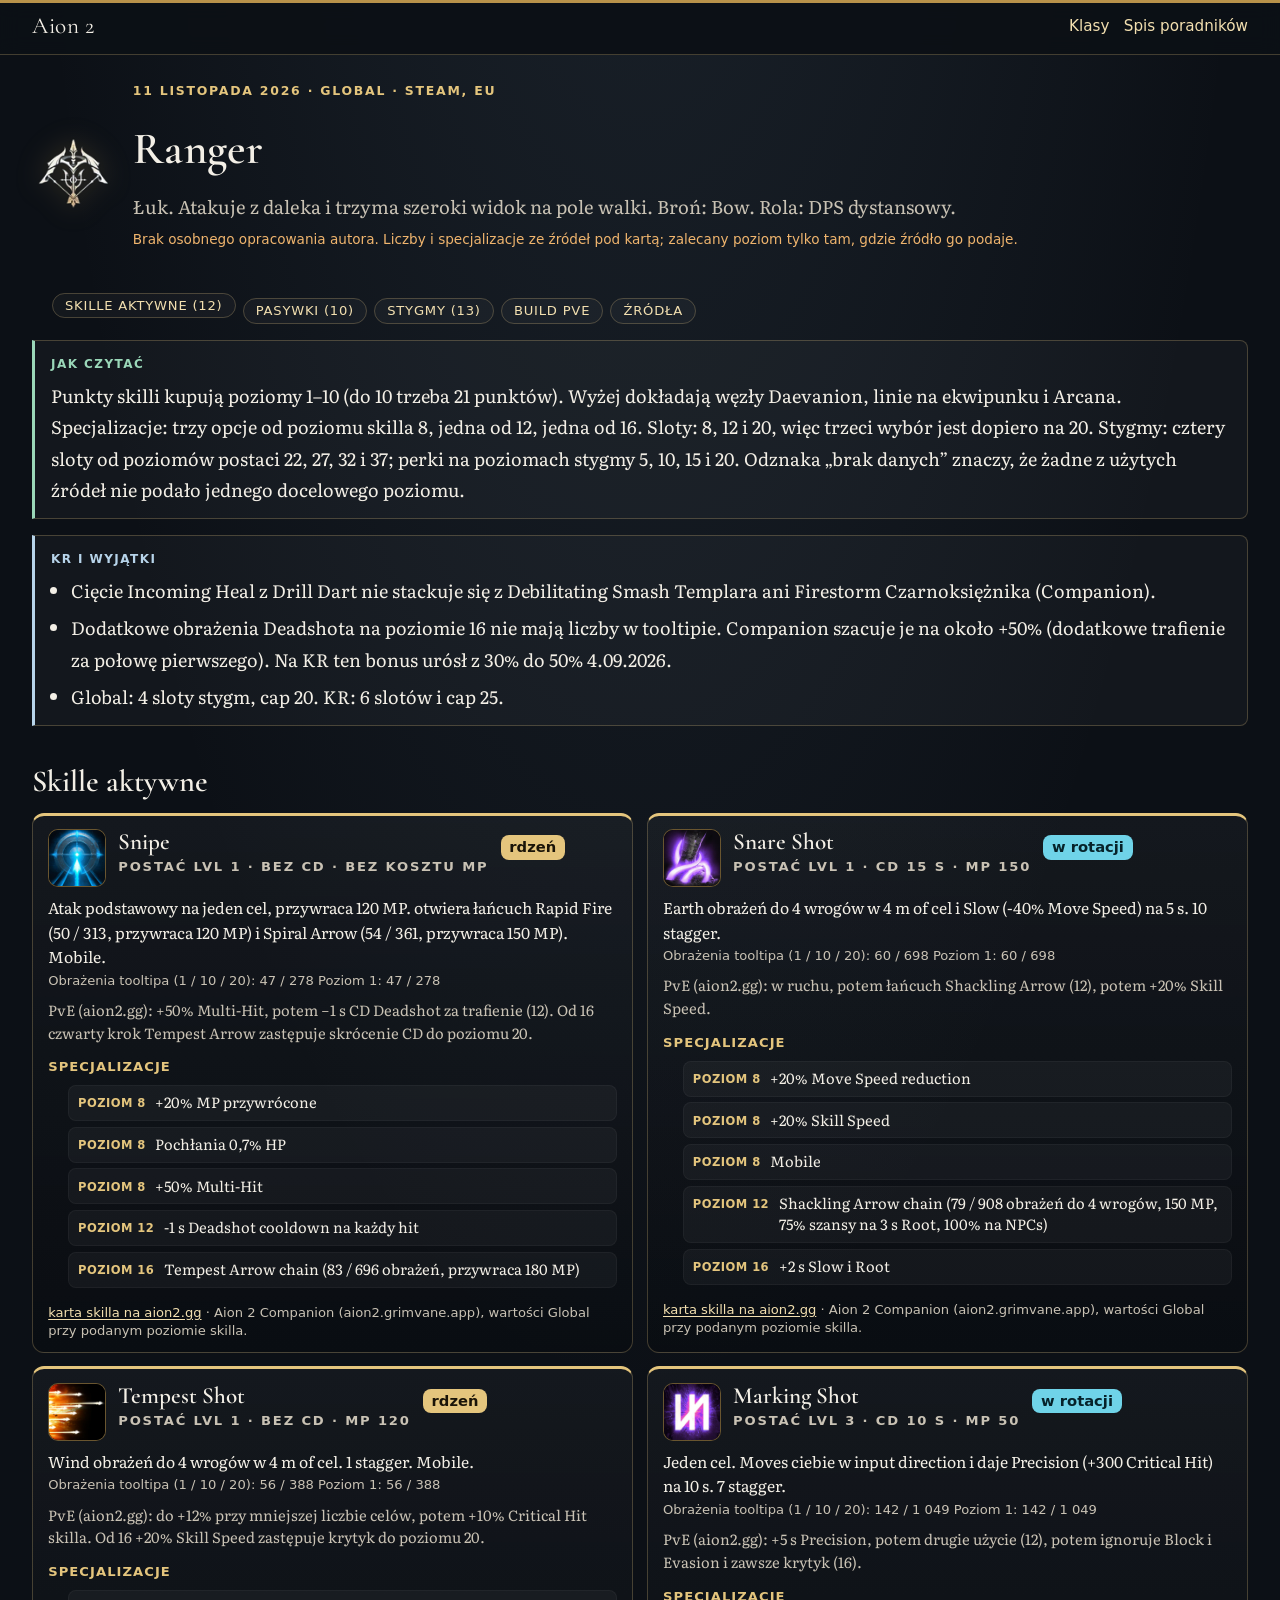
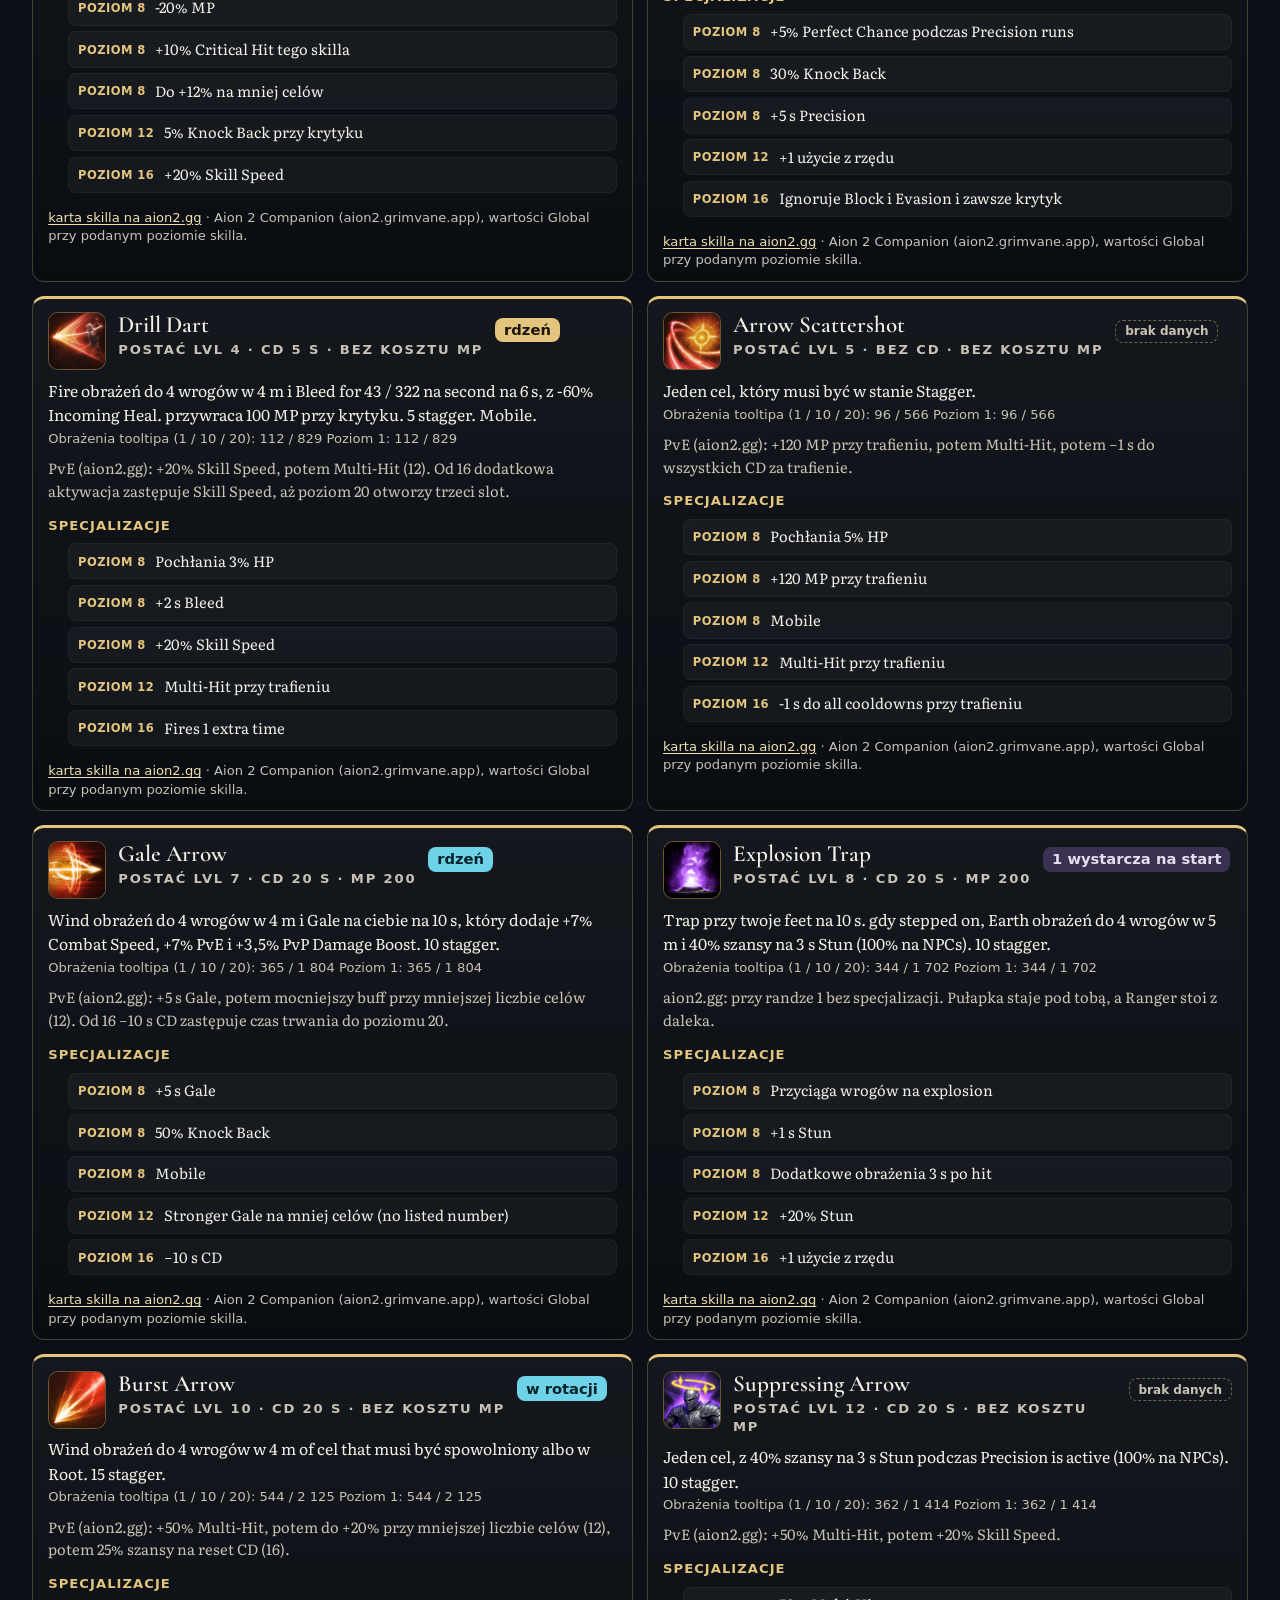
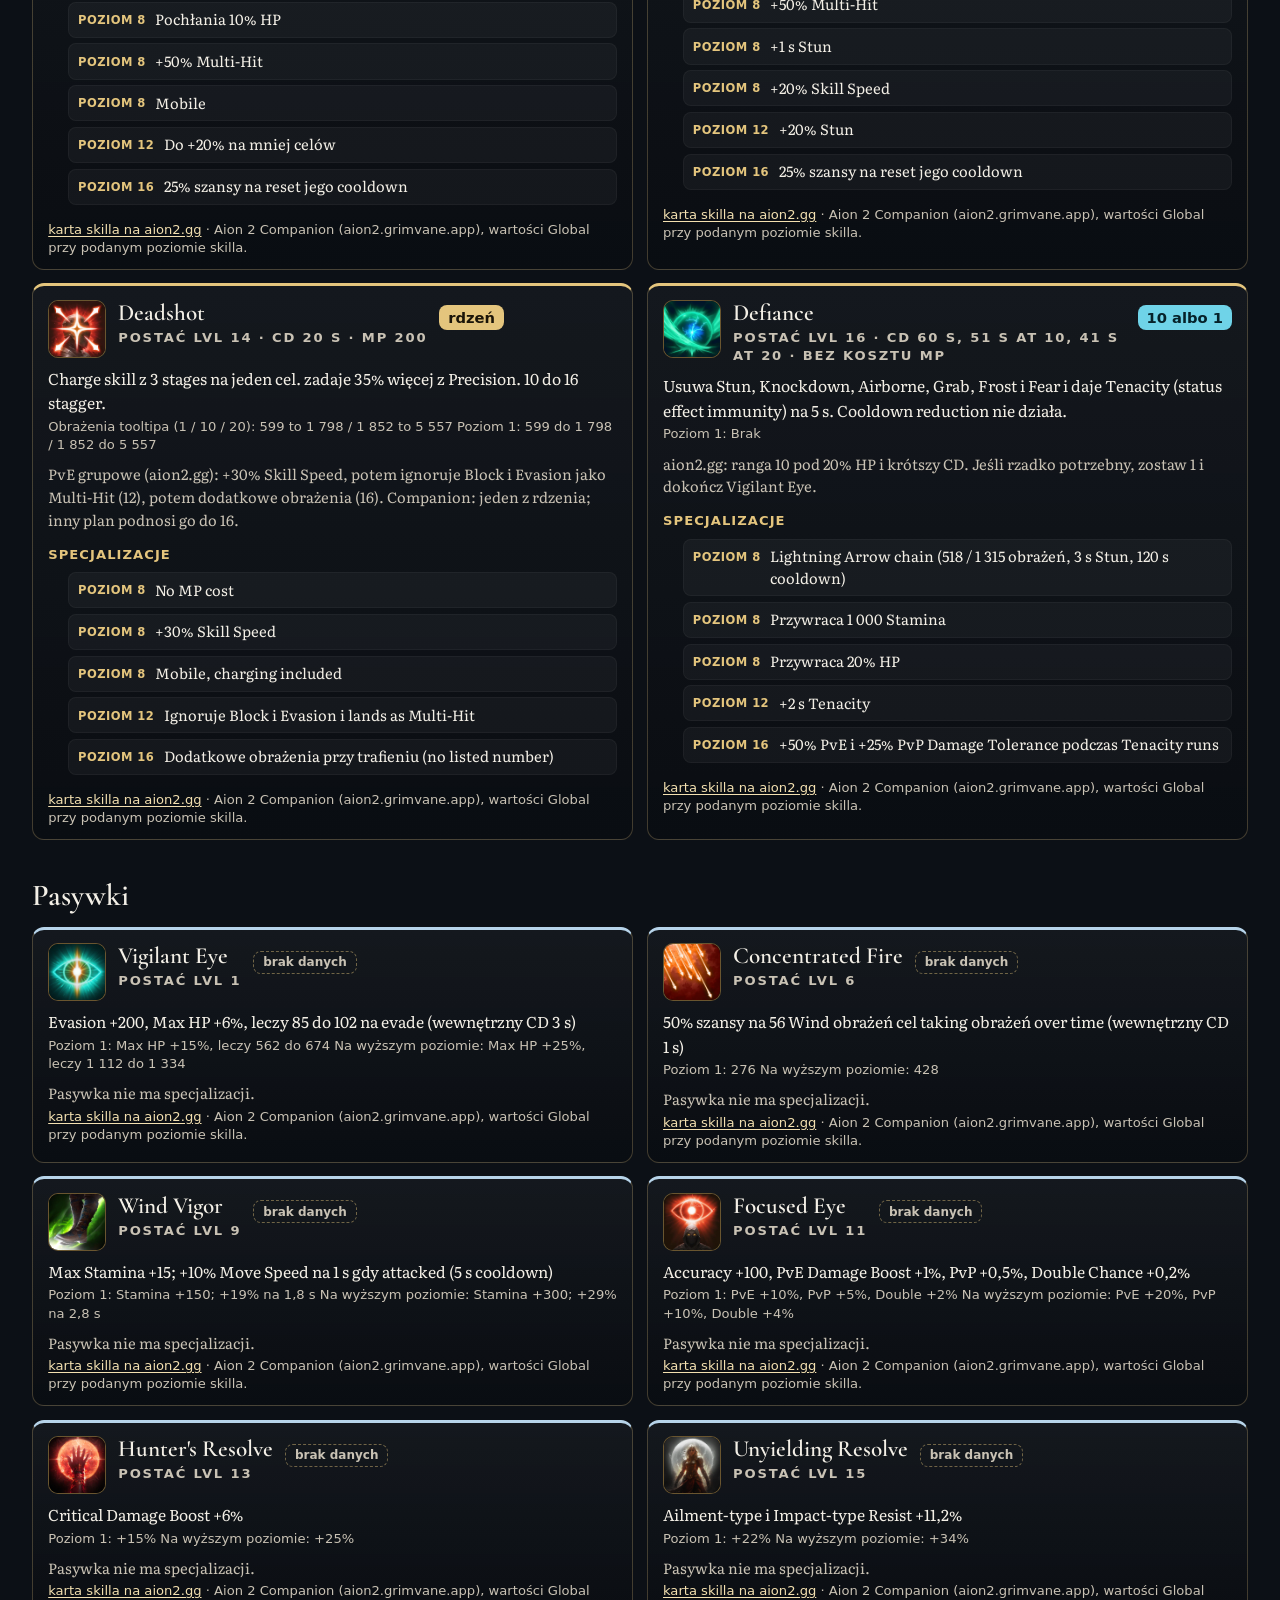
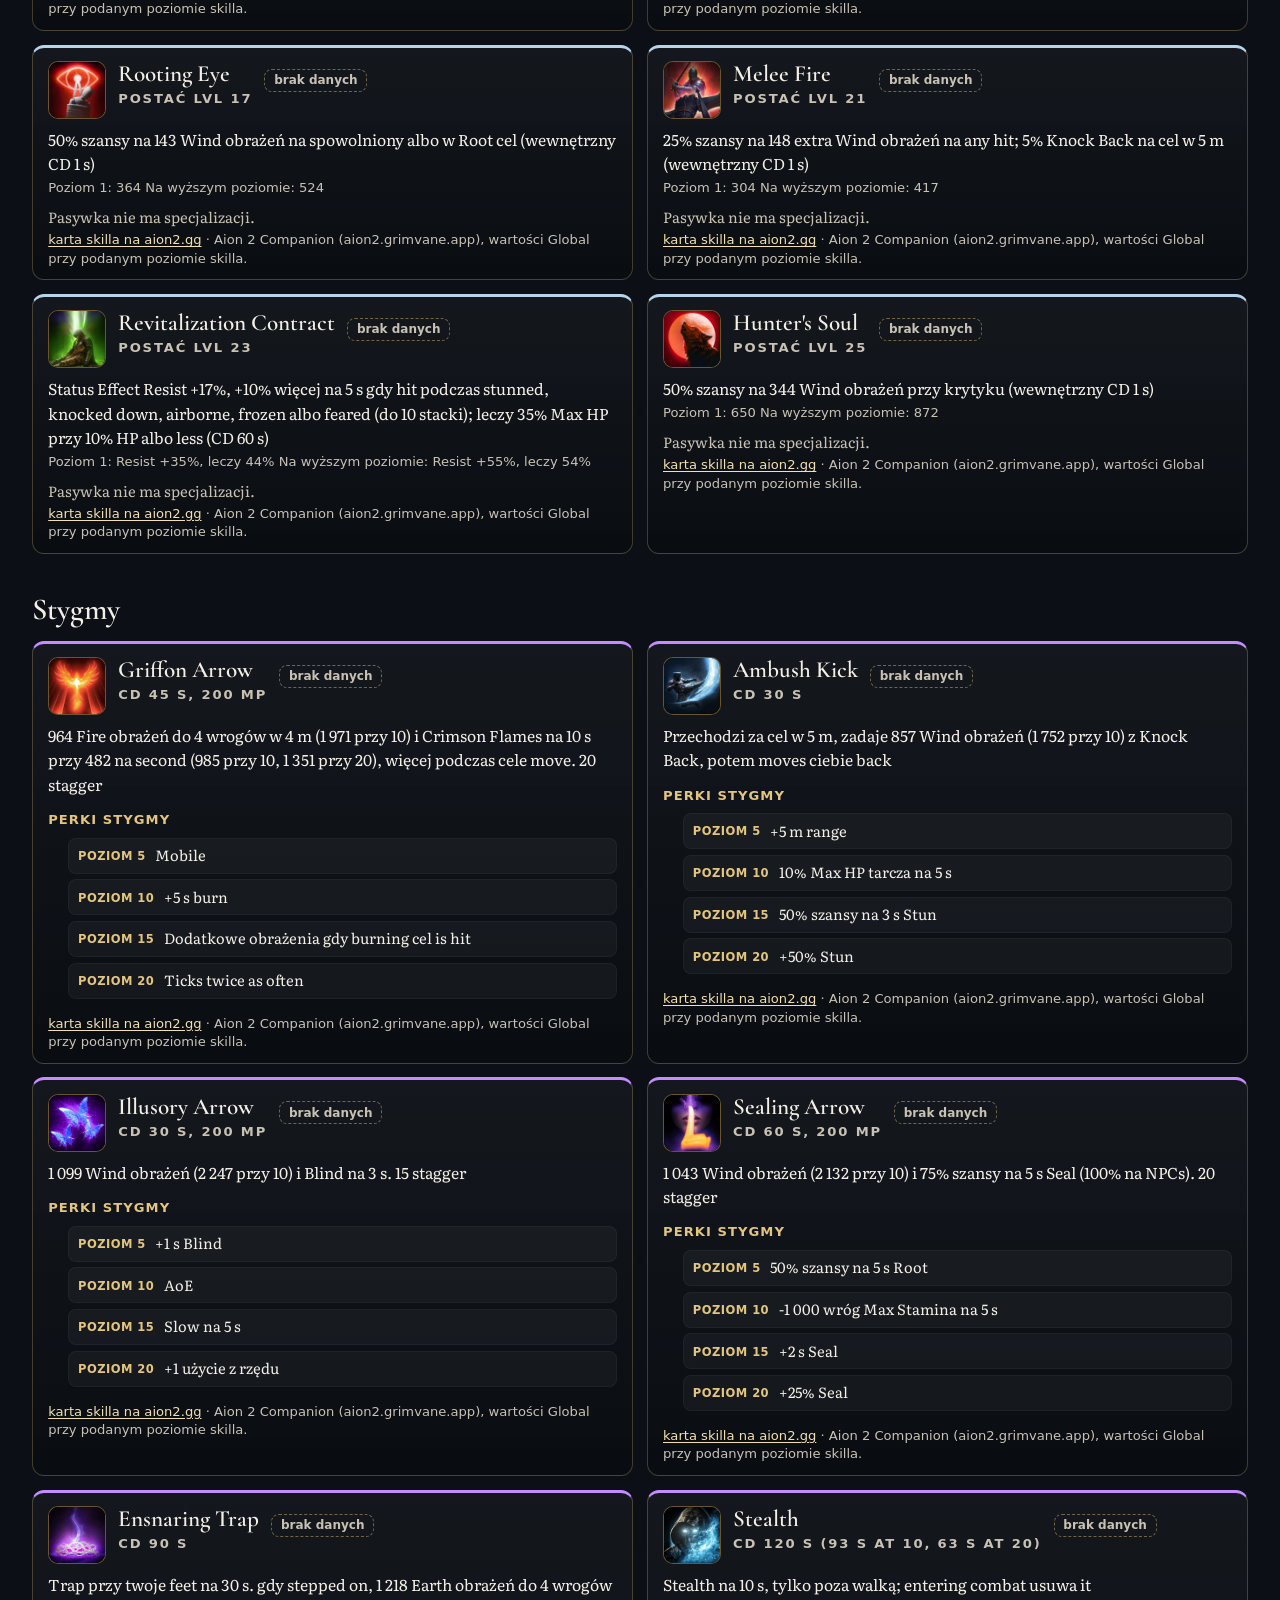
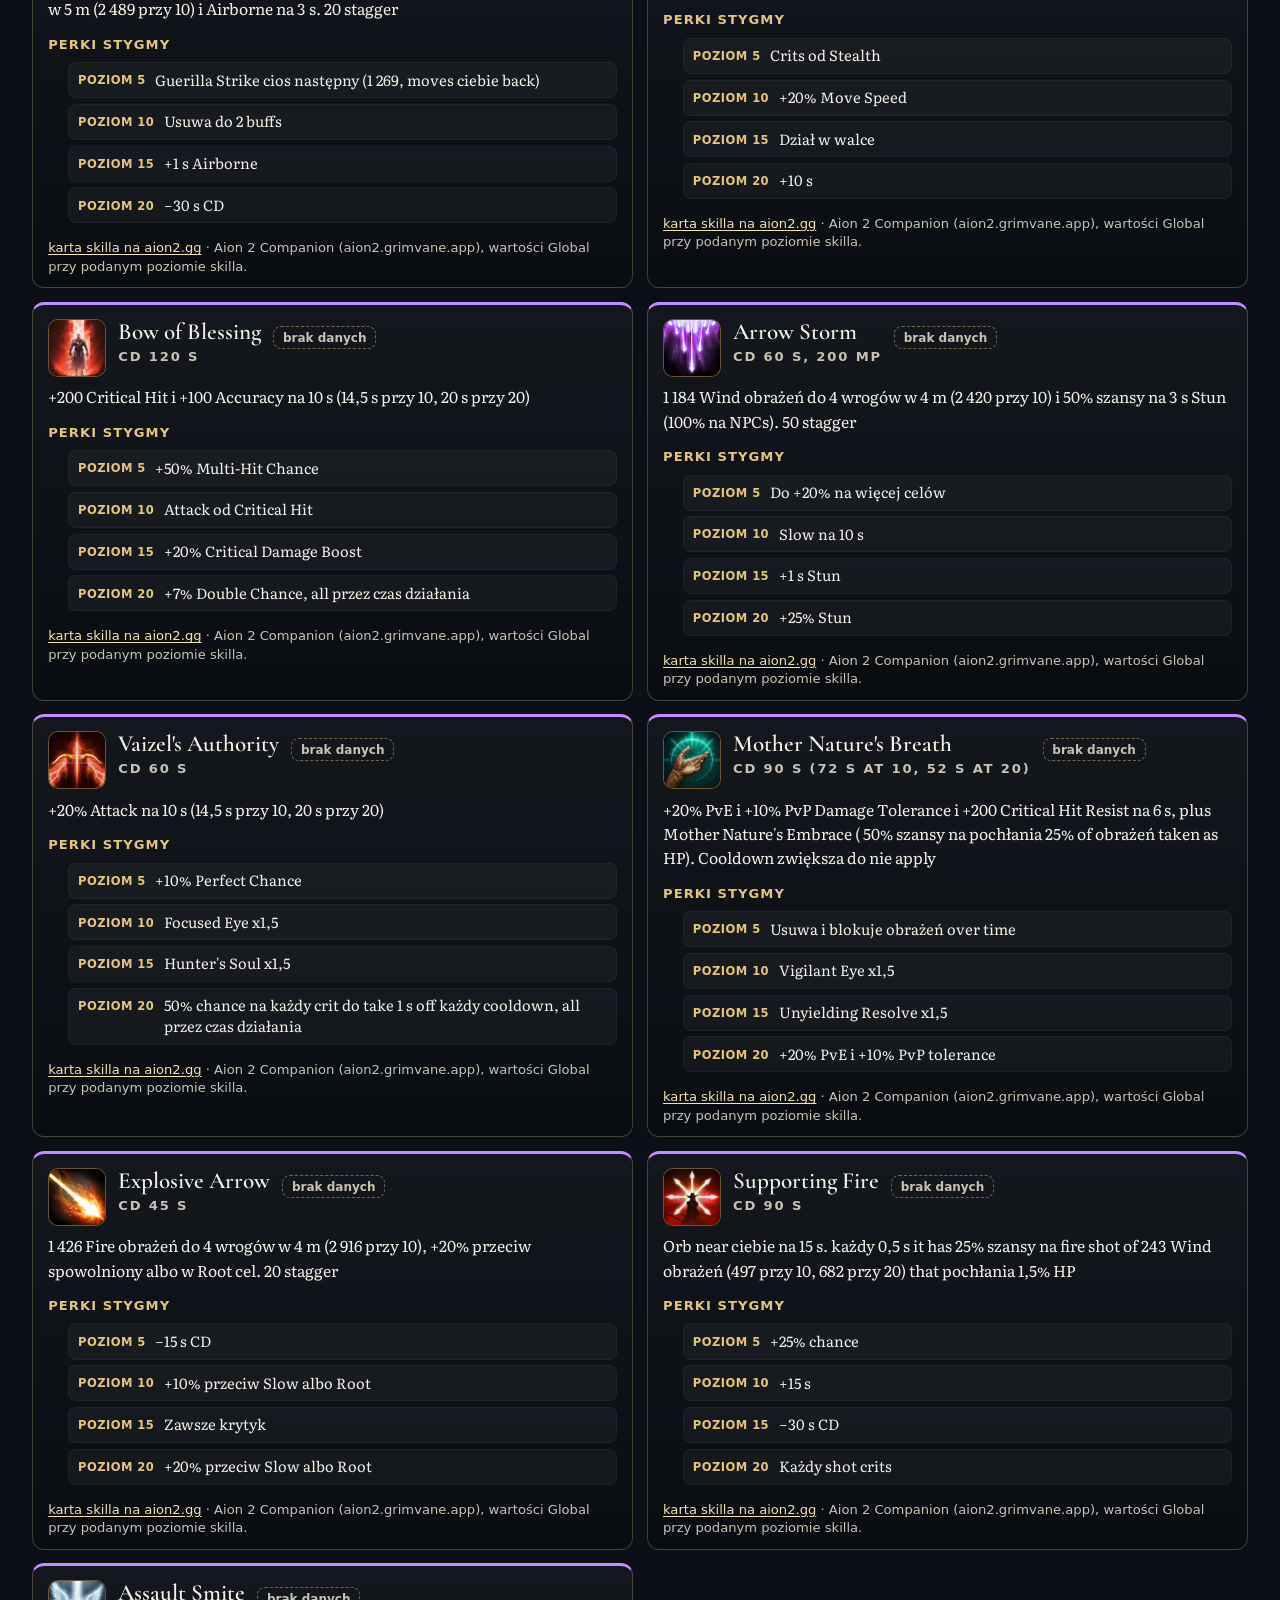
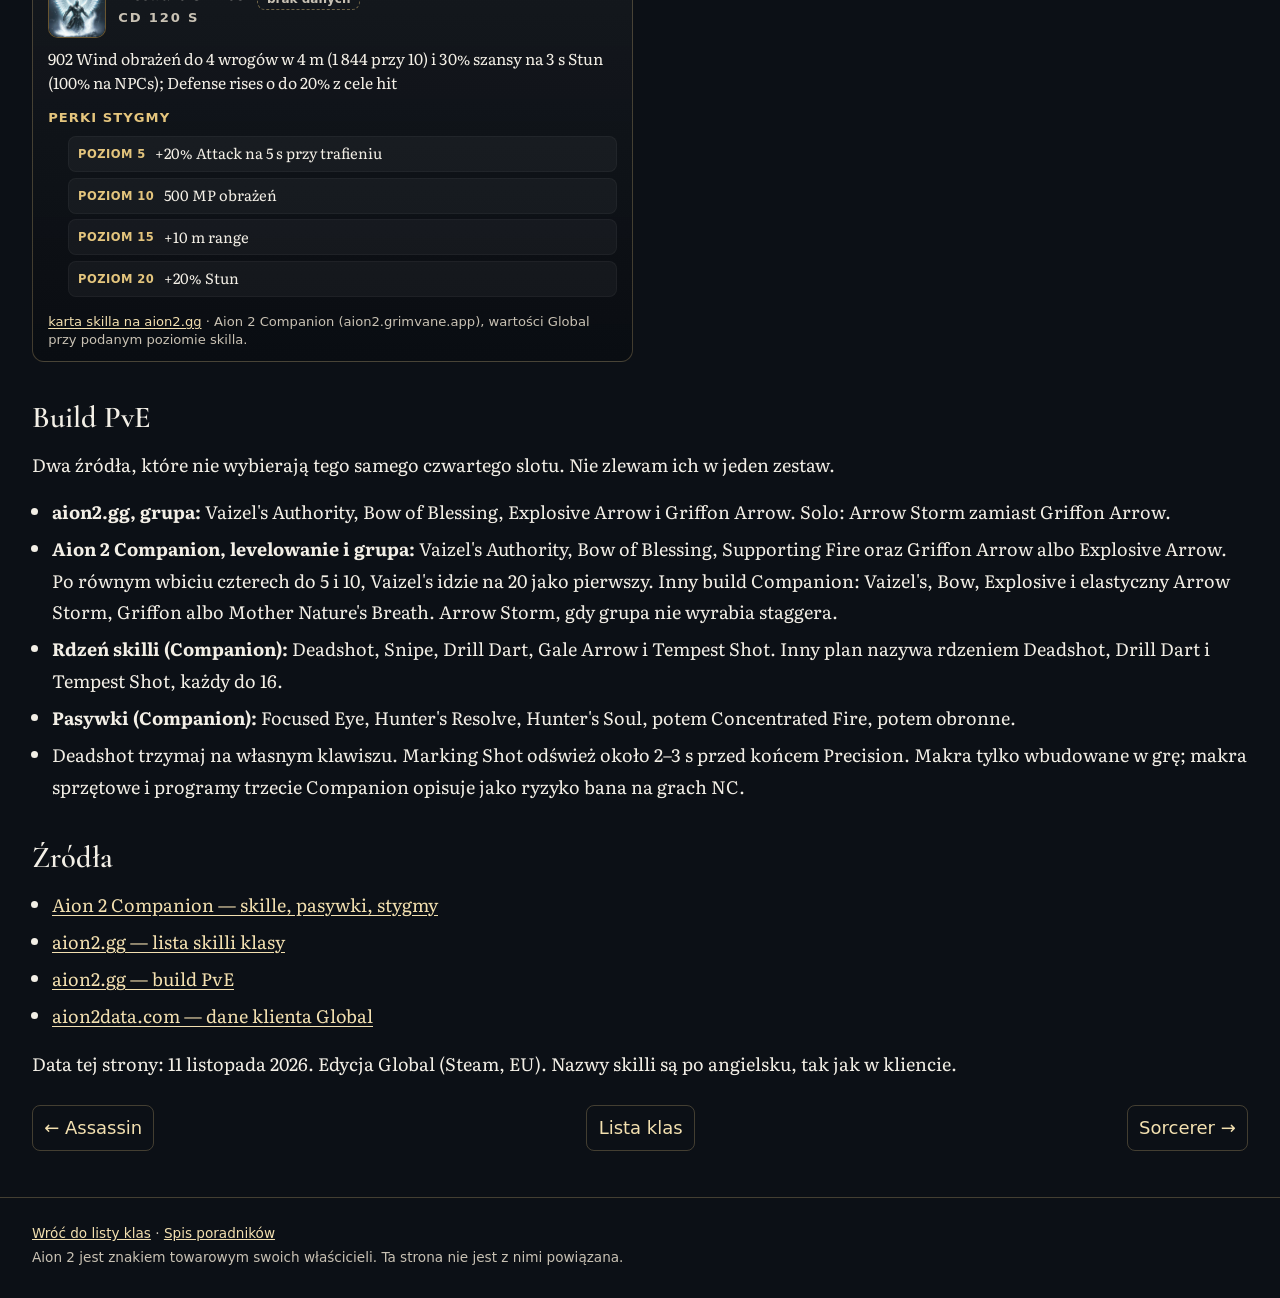
<file: poradniki/klasy/ranger.html>
<!DOCTYPE html>
<html lang="pl">
<head>
  <meta charset="utf-8">
  <meta name="viewport" content="width=device-width, initial-scale=1">
  <title>Ranger: skille, pasywki i stygmy – Aion 2</title>
  <meta name="description" content="Ranger (DPS dystansowy, Bow) w Aion 2 Global: skille aktywne, pasywki i stygmy.">
  <meta name="color-scheme" content="dark">
  <meta name="theme-color" content="#0c1016">
  <link rel="icon" href="../../favicon.svg" type="image/svg+xml">
  <link rel="preconnect" href="https://fonts.googleapis.com">
  <link rel="preconnect" href="https://fonts.gstatic.com" crossorigin>
  <link rel="stylesheet" href="https://fonts.googleapis.com/css2?family=Cormorant+Garamond:wght@600;700&amp;family=Literata:ital,wght@0,400;0,600;0,700;1,400&amp;display=swap">
  <link rel="stylesheet" href="../../css/style.css">
  <link rel="stylesheet" href="klasy.css">
</head>
<body class="strona-klas">
  <a class="pomin" href="#tresc">Przejdź do treści</a>
  <header class="pasek">
    <div class="kontener pasek-wiersz">
      <a class="marka" href="../../index.html">Aion 2</a>
      <nav aria-label="Nawigacja">
        <a href="index.html">Klasy</a>
        <a href="../../index.html#spis">Spis poradników</a>
      </nav>
    </div>
  </header>
  <main id="tresc" class="kontener artykul">
<article>
<header class="naglowek-klasy">
<img src="ikony/emblematy/ranger.webp" alt="">
<p class="meta"><time datetime="2026-11-11">11 listopada 2026</time> · Global · Steam, EU</p>
<h1>Ranger</h1>
<p class="lead">Łuk. Atakuje z daleka i trzyma szeroki widok na pole walki. Broń: Bow. Rola: DPS dystansowy.</p>
<p class="komplet czesciowe">Brak osobnego opracowania autora. Liczby i specjalizacje ze źródeł pod kartą; zalecany poziom tylko tam, gdzie źródło go podaje.</p>
</header>
<ul class="spis-sekcji">
<li><a href="#skille">Skille aktywne (12)</a></li>
<li><a href="#pasywki">Pasywki (10)</a></li>
<li><a href="#stygmy">Stygmy (13)</a></li>
<li><a href="#build">Build PvE</a></li>
<li><a href="#zrodla">Źródła</a></li>
</ul>
<aside class="ramka ramka-wskazowka"><p class="ramka-etykieta">Jak czytać</p>
<p>Punkty skilli kupują poziomy 1–10 (do 10 trzeba 21 punktów). Wyżej dokładają węzły Daevanion, linie na ekwipunku i Arcana. Specjalizacje: trzy opcje od poziomu skilla 8, jedna od 12, jedna od 16. Sloty: 8, 12 i 20, więc trzeci wybór jest dopiero na 20. Stygmy: cztery sloty od poziomów postaci 22, 27, 32 i 37; perki na poziomach stygmy 5, 10, 15 i 20. Odznaka „brak danych” znaczy, że żadne z użytych źródeł nie podało jednego docelowego poziomu.</p>
</aside>
<aside class="ramka ramka-uwaga"><p class="ramka-etykieta">KR i wyjątki</p><ul><li>Cięcie Incoming Heal z Drill Dart nie stackuje się z Debilitating Smash Templara ani Firestorm Czarnoksiężnika (Companion).</li><li>Dodatkowe obrażenia Deadshota na poziomie 16 nie mają liczby w tooltipie. Companion szacuje je na około +50% (dodatkowe trafienie za połowę pierwszego). Na KR ten bonus urósł z 30% do 50% 4.09.2026.</li><li>Global: 4 sloty stygm, cap 20. KR: 6 slotów i cap 25.</li></ul></aside>
<section id="skille"><h2>Skille aktywne</h2><div class="siatka-skilli"><article class="skill aktywny" id="snipe">
<div class="skill-gora"><img class="ikona" src="ikony/ranger/14020000.webp" alt="" width="64" height="64"><div><h3>Snipe</h3><p class="meta">Postać lvl 1 · bez CD · bez kosztu MP</p></div>
<p class="priorytet"><span class="lv lv-max">rdzeń</span></p></div>
<p class="opis">Atak podstawowy na jeden cel, przywraca 120 MP. otwiera łańcuch Rapid Fire (50 / 313, przywraca 120 MP) i Spiral Arrow (54 / 361, przywraca 150 MP). Mobile.</p>
<p class="liczby">Obrażenia tooltipa (1 / 10 / 20): 47 / 278 Poziom 1: 47 / 278</p>
<p class="nota">PvE (aion2.gg): +50% Multi-Hit, potem −1 s CD Deadshot za trafienie (12). Od 16 czwarty krok Tempest Arrow zastępuje skrócenie CD do poziomu 20.</p>
<h4>Specjalizacje</h4><ul class="opcje"><li class=""><span class="ol">poziom 8</span><div>+20% MP przywrócone</div></li><li class=""><span class="ol">poziom 8</span><div>Pochłania 0,7% HP</div></li><li class=""><span class="ol">poziom 8</span><div>+50% Multi-Hit</div></li><li class=""><span class="ol">poziom 12</span><div>-1 s Deadshot cooldown na każdy hit</div></li><li class=""><span class="ol">poziom 16</span><div>Tempest Arrow chain (83 / 696 obrażeń, przywraca 180 MP)</div></li></ul>

<p class="zrodla"><a href="https://aion2.gg/database/skills/snipe-14020000">karta skilla na aion2.gg</a> · Aion 2 Companion (aion2.grimvane.app), wartości Global przy podanym poziomie skilla.</p>
</article>
<article class="skill aktywny" id="snare-shot">
<div class="skill-gora"><img class="ikona" src="ikony/ranger/14130000.webp" alt="" width="64" height="64"><div><h3>Snare Shot</h3><p class="meta">Postać lvl 1 · CD 15 s · MP 150</p></div>
<p class="priorytet"><span class="lv lv-mid">w rotacji</span></p></div>
<p class="opis">Earth obrażeń do 4 wrogów w 4 m of cel i Slow (-40% Move Speed) na 5 s. 10 stagger.</p>
<p class="liczby">Obrażenia tooltipa (1 / 10 / 20): 60 / 698 Poziom 1: 60 / 698</p>
<p class="nota">PvE (aion2.gg): w ruchu, potem łańcuch Shackling Arrow (12), potem +20% Skill Speed.</p>
<h4>Specjalizacje</h4><ul class="opcje"><li class=""><span class="ol">poziom 8</span><div>+20% Move Speed reduction</div></li><li class=""><span class="ol">poziom 8</span><div>+20% Skill Speed</div></li><li class=""><span class="ol">poziom 8</span><div>Mobile</div></li><li class=""><span class="ol">poziom 12</span><div>Shackling Arrow chain (79 / 908 obrażeń do 4 wrogów, 150 MP, 75% szansy na 3 s Root, 100% na NPCs)</div></li><li class=""><span class="ol">poziom 16</span><div>+2 s Slow i Root</div></li></ul>

<p class="zrodla"><a href="https://aion2.gg/database/skills/snare-shot-14130000">karta skilla na aion2.gg</a> · Aion 2 Companion (aion2.grimvane.app), wartości Global przy podanym poziomie skilla.</p>
</article>
<article class="skill aktywny" id="tempest-shot">
<div class="skill-gora"><img class="ikona" src="ikony/ranger/14340000.webp" alt="" width="64" height="64"><div><h3>Tempest Shot</h3><p class="meta">Postać lvl 1 · bez CD · MP 120</p></div>
<p class="priorytet"><span class="lv lv-max">rdzeń</span></p></div>
<p class="opis">Wind obrażeń do 4 wrogów w 4 m of cel. 1 stagger. Mobile.</p>
<p class="liczby">Obrażenia tooltipa (1 / 10 / 20): 56 / 388 Poziom 1: 56 / 388</p>
<p class="nota">PvE (aion2.gg): do +12% przy mniejszej liczbie celów, potem +10% Critical Hit skilla. Od 16 +20% Skill Speed zastępuje krytyk do poziomu 20.</p>
<h4>Specjalizacje</h4><ul class="opcje"><li class=""><span class="ol">poziom 8</span><div>-20% MP</div></li><li class=""><span class="ol">poziom 8</span><div>+10% Critical Hit tego skilla</div></li><li class=""><span class="ol">poziom 8</span><div>Do +12% na mniej celów</div></li><li class=""><span class="ol">poziom 12</span><div>5% Knock Back przy krytyku</div></li><li class=""><span class="ol">poziom 16</span><div>+20% Skill Speed</div></li></ul>

<p class="zrodla"><a href="https://aion2.gg/database/skills/tempest-shot-14340000">karta skilla na aion2.gg</a> · Aion 2 Companion (aion2.grimvane.app), wartości Global przy podanym poziomie skilla.</p>
</article>
<article class="skill aktywny" id="marking-shot">
<div class="skill-gora"><img class="ikona" src="ikony/ranger/14090000.webp" alt="" width="64" height="64"><div><h3>Marking Shot</h3><p class="meta">Postać lvl 3 · CD 10 s · MP 50</p></div>
<p class="priorytet"><span class="lv lv-mid">w rotacji</span></p></div>
<p class="opis">Jeden cel. Moves ciebie w input direction i daje Precision (+300 Critical Hit) na 10 s. 7 stagger.</p>
<p class="liczby">Obrażenia tooltipa (1 / 10 / 20): 142 / 1 049 Poziom 1: 142 / 1 049</p>
<p class="nota">PvE (aion2.gg): +5 s Precision, potem drugie użycie (12), potem ignoruje Block i Evasion i zawsze krytyk (16).</p>
<h4>Specjalizacje</h4><ul class="opcje"><li class=""><span class="ol">poziom 8</span><div>+5% Perfect Chance podczas Precision runs</div></li><li class=""><span class="ol">poziom 8</span><div>30% Knock Back</div></li><li class=""><span class="ol">poziom 8</span><div>+5 s Precision</div></li><li class=""><span class="ol">poziom 12</span><div>+1 użycie z rzędu</div></li><li class=""><span class="ol">poziom 16</span><div>Ignoruje Block i Evasion i zawsze krytyk</div></li></ul>

<p class="zrodla"><a href="https://aion2.gg/database/skills/marking-shot-14090000">karta skilla na aion2.gg</a> · Aion 2 Companion (aion2.grimvane.app), wartości Global przy podanym poziomie skilla.</p>
</article>
<article class="skill aktywny" id="drill-dart">
<div class="skill-gora"><img class="ikona" src="ikony/ranger/14050000.webp" alt="" width="64" height="64"><div><h3>Drill Dart</h3><p class="meta">Postać lvl 4 · CD 5 s · bez kosztu MP</p></div>
<p class="priorytet"><span class="lv lv-max">rdzeń</span></p></div>
<p class="opis">Fire obrażeń do 4 wrogów w 4 m i Bleed for 43 / 322 na second na 6 s, z -60% Incoming Heal. przywraca 100 MP przy krytyku. 5 stagger. Mobile.</p>
<p class="liczby">Obrażenia tooltipa (1 / 10 / 20): 112 / 829 Poziom 1: 112 / 829</p>
<p class="nota">PvE (aion2.gg): +20% Skill Speed, potem Multi-Hit (12). Od 16 dodatkowa aktywacja zastępuje Skill Speed, aż poziom 20 otworzy trzeci slot.</p>
<h4>Specjalizacje</h4><ul class="opcje"><li class=""><span class="ol">poziom 8</span><div>Pochłania 3% HP</div></li><li class=""><span class="ol">poziom 8</span><div>+2 s Bleed</div></li><li class=""><span class="ol">poziom 8</span><div>+20% Skill Speed</div></li><li class=""><span class="ol">poziom 12</span><div>Multi-Hit przy trafieniu</div></li><li class=""><span class="ol">poziom 16</span><div>Fires 1 extra time</div></li></ul>

<p class="zrodla"><a href="https://aion2.gg/database/skills/drill-dart-14050000">karta skilla na aion2.gg</a> · Aion 2 Companion (aion2.grimvane.app), wartości Global przy podanym poziomie skilla.</p>
</article>
<article class="skill aktywny" id="arrow-scattershot">
<div class="skill-gora"><img class="ikona" src="ikony/ranger/14330000.webp" alt="" width="64" height="64"><div><h3>Arrow Scattershot</h3><p class="meta">Postać lvl 5 · bez CD · bez kosztu MP</p></div>
<p class="priorytet"><span class="lv lv-brak">brak danych</span></p></div>
<p class="opis">Jeden cel, który musi być w stanie Stagger.</p>
<p class="liczby">Obrażenia tooltipa (1 / 10 / 20): 96 / 566 Poziom 1: 96 / 566</p>
<p class="nota">PvE (aion2.gg): +120 MP przy trafieniu, potem Multi-Hit, potem −1 s do wszystkich CD za trafienie.</p>
<h4>Specjalizacje</h4><ul class="opcje"><li class=""><span class="ol">poziom 8</span><div>Pochłania 5% HP</div></li><li class=""><span class="ol">poziom 8</span><div>+120 MP przy trafieniu</div></li><li class=""><span class="ol">poziom 8</span><div>Mobile</div></li><li class=""><span class="ol">poziom 12</span><div>Multi-Hit przy trafieniu</div></li><li class=""><span class="ol">poziom 16</span><div>-1 s do all cooldowns przy trafieniu</div></li></ul>

<p class="zrodla"><a href="https://aion2.gg/database/skills/arrow-scattershot-14330000">karta skilla na aion2.gg</a> · Aion 2 Companion (aion2.grimvane.app), wartości Global przy podanym poziomie skilla.</p>
</article>
<article class="skill aktywny" id="gale-arrow">
<div class="skill-gora"><img class="ikona" src="ikony/ranger/14110000.webp" alt="" width="64" height="64"><div><h3>Gale Arrow</h3><p class="meta">Postać lvl 7 · CD 20 s · MP 200</p></div>
<p class="priorytet"><span class="lv lv-mid">rdzeń</span></p></div>
<p class="opis">Wind obrażeń do 4 wrogów w 4 m i Gale na ciebie na 10 s, który dodaje +7% Combat Speed, +7% PvE i +3,5% PvP Damage Boost. 10 stagger.</p>
<p class="liczby">Obrażenia tooltipa (1 / 10 / 20): 365 / 1 804 Poziom 1: 365 / 1 804</p>
<p class="nota">PvE (aion2.gg): +5 s Gale, potem mocniejszy buff przy mniejszej liczbie celów (12). Od 16 −10 s CD zastępuje czas trwania do poziomu 20.</p>
<h4>Specjalizacje</h4><ul class="opcje"><li class=""><span class="ol">poziom 8</span><div>+5 s Gale</div></li><li class=""><span class="ol">poziom 8</span><div>50% Knock Back</div></li><li class=""><span class="ol">poziom 8</span><div>Mobile</div></li><li class=""><span class="ol">poziom 12</span><div>Stronger Gale na mniej celów (no listed number)</div></li><li class=""><span class="ol">poziom 16</span><div>−10 s CD</div></li></ul>

<p class="zrodla"><a href="https://aion2.gg/database/skills/gale-arrow-14110000">karta skilla na aion2.gg</a> · Aion 2 Companion (aion2.grimvane.app), wartości Global przy podanym poziomie skilla.</p>
</article>
<article class="skill aktywny" id="explosion-trap">
<div class="skill-gora"><img class="ikona" src="ikony/ranger/14170000.webp" alt="" width="64" height="64"><div><h3>Explosion Trap</h3><p class="meta">Postać lvl 8 · CD 20 s · MP 200</p></div>
<p class="priorytet"><span class="lv lv-low">1 wystarcza na start</span></p></div>
<p class="opis">Trap przy twoje feet na 10 s. gdy stepped on, Earth obrażeń do 4 wrogów w 5 m i 40% szansy na 3 s Stun (100% na NPCs). 10 stagger.</p>
<p class="liczby">Obrażenia tooltipa (1 / 10 / 20): 344 / 1 702 Poziom 1: 344 / 1 702</p>
<p class="nota">aion2.gg: przy randze 1 bez specjalizacji. Pułapka staje pod tobą, a Ranger stoi z daleka.</p>
<h4>Specjalizacje</h4><ul class="opcje"><li class=""><span class="ol">poziom 8</span><div>Przyciąga wrogów na explosion</div></li><li class=""><span class="ol">poziom 8</span><div>+1 s Stun</div></li><li class=""><span class="ol">poziom 8</span><div>Dodatkowe obrażenia 3 s po hit</div></li><li class=""><span class="ol">poziom 12</span><div>+20% Stun</div></li><li class=""><span class="ol">poziom 16</span><div>+1 użycie z rzędu</div></li></ul>

<p class="zrodla"><a href="https://aion2.gg/database/skills/explosion-trap-14170000">karta skilla na aion2.gg</a> · Aion 2 Companion (aion2.grimvane.app), wartości Global przy podanym poziomie skilla.</p>
</article>
<article class="skill aktywny" id="burst-arrow">
<div class="skill-gora"><img class="ikona" src="ikony/ranger/14080000.webp" alt="" width="64" height="64"><div><h3>Burst Arrow</h3><p class="meta">Postać lvl 10 · CD 20 s · bez kosztu MP</p></div>
<p class="priorytet"><span class="lv lv-mid">w rotacji</span></p></div>
<p class="opis">Wind obrażeń do 4 wrogów w 4 m of cel that musi być spowolniony albo w Root. 15 stagger.</p>
<p class="liczby">Obrażenia tooltipa (1 / 10 / 20): 544 / 2 125 Poziom 1: 544 / 2 125</p>
<p class="nota">PvE (aion2.gg): +50% Multi-Hit, potem do +20% przy mniejszej liczbie celów (12), potem 25% szansy na reset CD (16).</p>
<h4>Specjalizacje</h4><ul class="opcje"><li class=""><span class="ol">poziom 8</span><div>Pochłania 10% HP</div></li><li class=""><span class="ol">poziom 8</span><div>+50% Multi-Hit</div></li><li class=""><span class="ol">poziom 8</span><div>Mobile</div></li><li class=""><span class="ol">poziom 12</span><div>Do +20% na mniej celów</div></li><li class=""><span class="ol">poziom 16</span><div>25% szansy na reset jego cooldown</div></li></ul>

<p class="zrodla"><a href="https://aion2.gg/database/skills/burst-arrow-14080000">karta skilla na aion2.gg</a> · Aion 2 Companion (aion2.grimvane.app), wartości Global przy podanym poziomie skilla.</p>
</article>
<article class="skill aktywny" id="suppressing-arrow">
<div class="skill-gora"><img class="ikona" src="ikony/ranger/14070000.webp" alt="" width="64" height="64"><div><h3>Suppressing Arrow</h3><p class="meta">Postać lvl 12 · CD 20 s · bez kosztu MP</p></div>
<p class="priorytet"><span class="lv lv-brak">brak danych</span></p></div>
<p class="opis">Jeden cel, z 40% szansy na 3 s Stun podczas Precision is active (100% na NPCs). 10 stagger.</p>
<p class="liczby">Obrażenia tooltipa (1 / 10 / 20): 362 / 1 414 Poziom 1: 362 / 1 414</p>
<p class="nota">PvE (aion2.gg): +50% Multi-Hit, potem +20% Skill Speed.</p>
<h4>Specjalizacje</h4><ul class="opcje"><li class=""><span class="ol">poziom 8</span><div>+50% Multi-Hit</div></li><li class=""><span class="ol">poziom 8</span><div>+1 s Stun</div></li><li class=""><span class="ol">poziom 8</span><div>+20% Skill Speed</div></li><li class=""><span class="ol">poziom 12</span><div>+20% Stun</div></li><li class=""><span class="ol">poziom 16</span><div>25% szansy na reset jego cooldown</div></li></ul>

<p class="zrodla"><a href="https://aion2.gg/database/skills/suppressing-arrow-14070000">karta skilla na aion2.gg</a> · Aion 2 Companion (aion2.grimvane.app), wartości Global przy podanym poziomie skilla.</p>
</article>
<article class="skill aktywny" id="deadshot">
<div class="skill-gora"><img class="ikona" src="ikony/ranger/14010000.webp" alt="" width="64" height="64"><div><h3>Deadshot</h3><p class="meta">Postać lvl 14 · CD 20 s · MP 200</p></div>
<p class="priorytet"><span class="lv lv-max">rdzeń</span></p></div>
<p class="opis">Charge skill z 3 stages na jeden cel. zadaje 35% więcej z Precision. 10 do 16 stagger.</p>
<p class="liczby">Obrażenia tooltipa (1 / 10 / 20): 599 to 1 798 / 1 852 to 5 557 Poziom 1: 599 do 1 798 / 1 852 do 5 557</p>
<p class="nota">PvE grupowe (aion2.gg): +30% Skill Speed, potem ignoruje Block i Evasion jako Multi-Hit (12), potem dodatkowe obrażenia (16). Companion: jeden z rdzenia; inny plan podnosi go do 16.</p>
<h4>Specjalizacje</h4><ul class="opcje"><li class=""><span class="ol">poziom 8</span><div>No MP cost</div></li><li class=""><span class="ol">poziom 8</span><div>+30% Skill Speed</div></li><li class=""><span class="ol">poziom 8</span><div>Mobile, charging included</div></li><li class=""><span class="ol">poziom 12</span><div>Ignoruje Block i Evasion i lands as Multi-Hit</div></li><li class=""><span class="ol">poziom 16</span><div>Dodatkowe obrażenia przy trafieniu (no listed number)</div></li></ul>

<p class="zrodla"><a href="https://aion2.gg/database/skills/deadshot-14010000">karta skilla na aion2.gg</a> · Aion 2 Companion (aion2.grimvane.app), wartości Global przy podanym poziomie skilla.</p>
</article>
<article class="skill aktywny" id="defiance">
<div class="skill-gora"><img class="ikona" src="ikony/ranger/14260000.webp" alt="" width="64" height="64"><div><h3>Defiance</h3><p class="meta">Postać lvl 16 · CD 60 s, 51 s at 10, 41 s at 20 · bez kosztu MP</p></div>
<p class="priorytet"><span class="lv lv-mid">10 albo 1</span></p></div>
<p class="opis">Usuwa Stun, Knockdown, Airborne, Grab, Frost i Fear i daje Tenacity (status effect immunity) na 5 s. Cooldown reduction nie działa.</p>
<p class="liczby">Poziom 1: Brak</p>
<p class="nota">aion2.gg: ranga 10 pod 20% HP i krótszy CD. Jeśli rzadko potrzebny, zostaw 1 i dokończ Vigilant Eye.</p>
<h4>Specjalizacje</h4><ul class="opcje"><li class=""><span class="ol">poziom 8</span><div>Lightning Arrow chain (518 / 1 315 obrażeń, 3 s Stun, 120 s cooldown)</div></li><li class=""><span class="ol">poziom 8</span><div>Przywraca 1 000 Stamina</div></li><li class=""><span class="ol">poziom 8</span><div>Przywraca 20% HP</div></li><li class=""><span class="ol">poziom 12</span><div>+2 s Tenacity</div></li><li class=""><span class="ol">poziom 16</span><div>+50% PvE i +25% PvP Damage Tolerance podczas Tenacity runs</div></li></ul>

<p class="zrodla"><a href="https://aion2.gg/database/skills/defiance-14260000">karta skilla na aion2.gg</a> · Aion 2 Companion (aion2.grimvane.app), wartości Global przy podanym poziomie skilla.</p>
</article></div></section>
<section id="pasywki"><h2>Pasywki</h2><div class="siatka-skilli"><article class="skill pasywka" id="vigilant-eye">
<div class="skill-gora"><img class="ikona" src="ikony/ranger/14710000.webp" alt="" width="64" height="64"><div><h3>Vigilant Eye</h3><p class="meta">Postać lvl 1</p></div>
<p class="priorytet"><span class="lv lv-brak">brak danych</span></p></div>
<p class="opis">Evasion +200, Max HP +6%, leczy 85 do 102 na evade (wewnętrzny CD 3 s)</p>
<p class="liczby">Poziom 1: Max HP +15%, leczy 562 do 674 Na wyższym poziomie: Max HP +25%, leczy 1 112 do 1 334</p>

<p class="nota">Pasywka nie ma specjalizacji.</p>

<p class="zrodla"><a href="https://aion2.gg/database/skills/vigilant-eye-14710000">karta skilla na aion2.gg</a> · Aion 2 Companion (aion2.grimvane.app), wartości Global przy podanym poziomie skilla.</p>
</article>
<article class="skill pasywka" id="concentrated-fire">
<div class="skill-gora"><img class="ikona" src="ikony/ranger/14720000.webp" alt="" width="64" height="64"><div><h3>Concentrated Fire</h3><p class="meta">Postać lvl 6</p></div>
<p class="priorytet"><span class="lv lv-brak">brak danych</span></p></div>
<p class="opis">50% szansy na 56 Wind obrażeń cel taking obrażeń over time (wewnętrzny CD 1 s)</p>
<p class="liczby">Poziom 1: 276 Na wyższym poziomie: 428</p>

<p class="nota">Pasywka nie ma specjalizacji.</p>

<p class="zrodla"><a href="https://aion2.gg/database/skills/concentrated-fire-14720000">karta skilla na aion2.gg</a> · Aion 2 Companion (aion2.grimvane.app), wartości Global przy podanym poziomie skilla.</p>
</article>
<article class="skill pasywka" id="wind-vigor">
<div class="skill-gora"><img class="ikona" src="ikony/ranger/14730000.webp" alt="" width="64" height="64"><div><h3>Wind Vigor</h3><p class="meta">Postać lvl 9</p></div>
<p class="priorytet"><span class="lv lv-brak">brak danych</span></p></div>
<p class="opis">Max Stamina +15; +10% Move Speed na 1 s gdy attacked (5 s cooldown)</p>
<p class="liczby">Poziom 1: Stamina +150; +19% na 1,8 s Na wyższym poziomie: Stamina +300; +29% na 2,8 s</p>

<p class="nota">Pasywka nie ma specjalizacji.</p>

<p class="zrodla"><a href="https://aion2.gg/database/skills/wind-vigor-14730000">karta skilla na aion2.gg</a> · Aion 2 Companion (aion2.grimvane.app), wartości Global przy podanym poziomie skilla.</p>
</article>
<article class="skill pasywka" id="focused-eye">
<div class="skill-gora"><img class="ikona" src="ikony/ranger/14740000.webp" alt="" width="64" height="64"><div><h3>Focused Eye</h3><p class="meta">Postać lvl 11</p></div>
<p class="priorytet"><span class="lv lv-brak">brak danych</span></p></div>
<p class="opis">Accuracy +100, PvE Damage Boost +1%, PvP +0,5%, Double Chance +0,2%</p>
<p class="liczby">Poziom 1: PvE +10%, PvP +5%, Double +2% Na wyższym poziomie: PvE +20%, PvP +10%, Double +4%</p>

<p class="nota">Pasywka nie ma specjalizacji.</p>

<p class="zrodla"><a href="https://aion2.gg/database/skills/focused-eye-14740000">karta skilla na aion2.gg</a> · Aion 2 Companion (aion2.grimvane.app), wartości Global przy podanym poziomie skilla.</p>
</article>
<article class="skill pasywka" id="hunters-resolve">
<div class="skill-gora"><img class="ikona" src="ikony/ranger/14750000.webp" alt="" width="64" height="64"><div><h3>Hunter&#x27;s Resolve</h3><p class="meta">Postać lvl 13</p></div>
<p class="priorytet"><span class="lv lv-brak">brak danych</span></p></div>
<p class="opis">Critical Damage Boost +6%</p>
<p class="liczby">Poziom 1: +15% Na wyższym poziomie: +25%</p>

<p class="nota">Pasywka nie ma specjalizacji.</p>

<p class="zrodla"><a href="https://aion2.gg/database/skills/hunters-resolve-14750000">karta skilla na aion2.gg</a> · Aion 2 Companion (aion2.grimvane.app), wartości Global przy podanym poziomie skilla.</p>
</article>
<article class="skill pasywka" id="unyielding-resolve">
<div class="skill-gora"><img class="ikona" src="ikony/ranger/14760000.webp" alt="" width="64" height="64"><div><h3>Unyielding Resolve</h3><p class="meta">Postać lvl 15</p></div>
<p class="priorytet"><span class="lv lv-brak">brak danych</span></p></div>
<p class="opis">Ailment-type i Impact-type Resist +11,2%</p>
<p class="liczby">Poziom 1: +22% Na wyższym poziomie: +34%</p>

<p class="nota">Pasywka nie ma specjalizacji.</p>

<p class="zrodla"><a href="https://aion2.gg/database/skills/unyielding-resolve-14760000">karta skilla na aion2.gg</a> · Aion 2 Companion (aion2.grimvane.app), wartości Global przy podanym poziomie skilla.</p>
</article>
<article class="skill pasywka" id="rooting-eye">
<div class="skill-gora"><img class="ikona" src="ikony/ranger/14770000.webp" alt="" width="64" height="64"><div><h3>Rooting Eye</h3><p class="meta">Postać lvl 17</p></div>
<p class="priorytet"><span class="lv lv-brak">brak danych</span></p></div>
<p class="opis">50% szansy na 143 Wind obrażeń na spowolniony albo w Root cel (wewnętrzny CD 1 s)</p>
<p class="liczby">Poziom 1: 364 Na wyższym poziomie: 524</p>

<p class="nota">Pasywka nie ma specjalizacji.</p>

<p class="zrodla"><a href="https://aion2.gg/database/skills/rooting-eye-14770000">karta skilla na aion2.gg</a> · Aion 2 Companion (aion2.grimvane.app), wartości Global przy podanym poziomie skilla.</p>
</article>
<article class="skill pasywka" id="melee-fire">
<div class="skill-gora"><img class="ikona" src="ikony/ranger/14780000.webp" alt="" width="64" height="64"><div><h3>Melee Fire</h3><p class="meta">Postać lvl 21</p></div>
<p class="priorytet"><span class="lv lv-brak">brak danych</span></p></div>
<p class="opis">25% szansy na 148 extra Wind obrażeń na any hit; 5% Knock Back na cel w 5 m (wewnętrzny CD 1 s)</p>
<p class="liczby">Poziom 1: 304 Na wyższym poziomie: 417</p>

<p class="nota">Pasywka nie ma specjalizacji.</p>

<p class="zrodla"><a href="https://aion2.gg/database/skills/melee-fire-14780000">karta skilla na aion2.gg</a> · Aion 2 Companion (aion2.grimvane.app), wartości Global przy podanym poziomie skilla.</p>
</article>
<article class="skill pasywka" id="revitalization-contract">
<div class="skill-gora"><img class="ikona" src="ikony/ranger/14790000.webp" alt="" width="64" height="64"><div><h3>Revitalization Contract</h3><p class="meta">Postać lvl 23</p></div>
<p class="priorytet"><span class="lv lv-brak">brak danych</span></p></div>
<p class="opis">Status Effect Resist +17%, +10% więcej na 5 s gdy hit podczas stunned, knocked down, airborne, frozen albo feared (do 10 stacki); leczy 35% Max HP przy 10% HP albo less (CD 60 s)</p>
<p class="liczby">Poziom 1: Resist +35%, leczy 44% Na wyższym poziomie: Resist +55%, leczy 54%</p>

<p class="nota">Pasywka nie ma specjalizacji.</p>

<p class="zrodla"><a href="https://aion2.gg/database/skills/revitalization-contract-14790000">karta skilla na aion2.gg</a> · Aion 2 Companion (aion2.grimvane.app), wartości Global przy podanym poziomie skilla.</p>
</article>
<article class="skill pasywka" id="hunters-soul">
<div class="skill-gora"><img class="ikona" src="ikony/ranger/14800000.webp" alt="" width="64" height="64"><div><h3>Hunter&#x27;s Soul</h3><p class="meta">Postać lvl 25</p></div>
<p class="priorytet"><span class="lv lv-brak">brak danych</span></p></div>
<p class="opis">50% szansy na 344 Wind obrażeń przy krytyku (wewnętrzny CD 1 s)</p>
<p class="liczby">Poziom 1: 650 Na wyższym poziomie: 872</p>

<p class="nota">Pasywka nie ma specjalizacji.</p>

<p class="zrodla"><a href="https://aion2.gg/database/skills/hunters-soul-14800000">karta skilla na aion2.gg</a> · Aion 2 Companion (aion2.grimvane.app), wartości Global przy podanym poziomie skilla.</p>
</article></div></section>
<section id="stygmy"><h2>Stygmy</h2><div class="siatka-skilli"><article class="skill stygma" id="griffon-arrow">
<div class="skill-gora"><img class="ikona" src="ikony/ranger/14060000.webp" alt="" width="64" height="64"><div><h3>Griffon Arrow</h3><p class="meta">CD 45 s, 200 MP</p></div>
<p class="priorytet"><span class="lv lv-brak">brak danych</span></p></div>
<p class="opis">964 Fire obrażeń do 4 wrogów w 4 m (1 971 przy 10) i Crimson Flames na 10 s przy 482 na second (985 przy 10, 1 351 przy 20), więcej podczas cele move. 20 stagger</p>


<h4>Perki stygmy</h4><ul class="opcje"><li class=""><span class="ol">poziom 5</span><div>Mobile</div></li><li class=""><span class="ol">poziom 10</span><div>+5 s burn</div></li><li class=""><span class="ol">poziom 15</span><div>Dodatkowe obrażenia gdy burning cel is hit</div></li><li class=""><span class="ol">poziom 20</span><div>Ticks twice as often</div></li></ul>

<p class="zrodla"><a href="https://aion2.gg/database/skills/griffon-arrow-14060000">karta skilla na aion2.gg</a> · Aion 2 Companion (aion2.grimvane.app), wartości Global przy podanym poziomie skilla.</p>
</article>
<article class="skill stygma" id="ambush-kick">
<div class="skill-gora"><img class="ikona" src="ikony/ranger/14120000.webp" alt="" width="64" height="64"><div><h3>Ambush Kick</h3><p class="meta">CD 30 s</p></div>
<p class="priorytet"><span class="lv lv-brak">brak danych</span></p></div>
<p class="opis">Przechodzi za cel w 5 m, zadaje 857 Wind obrażeń (1 752 przy 10) z Knock Back, potem moves ciebie back</p>


<h4>Perki stygmy</h4><ul class="opcje"><li class=""><span class="ol">poziom 5</span><div>+5 m range</div></li><li class=""><span class="ol">poziom 10</span><div>10% Max HP tarcza na 5 s</div></li><li class=""><span class="ol">poziom 15</span><div>50% szansy na 3 s Stun</div></li><li class=""><span class="ol">poziom 20</span><div>+50% Stun</div></li></ul>

<p class="zrodla"><a href="https://aion2.gg/database/skills/ambush-kick-14120000">karta skilla na aion2.gg</a> · Aion 2 Companion (aion2.grimvane.app), wartości Global przy podanym poziomie skilla.</p>
</article>
<article class="skill stygma" id="illusory-arrow">
<div class="skill-gora"><img class="ikona" src="ikony/ranger/14150000.webp" alt="" width="64" height="64"><div><h3>Illusory Arrow</h3><p class="meta">CD 30 s, 200 MP</p></div>
<p class="priorytet"><span class="lv lv-brak">brak danych</span></p></div>
<p class="opis">1 099 Wind obrażeń (2 247 przy 10) i Blind na 3 s. 15 stagger</p>


<h4>Perki stygmy</h4><ul class="opcje"><li class=""><span class="ol">poziom 5</span><div>+1 s Blind</div></li><li class=""><span class="ol">poziom 10</span><div>AoE</div></li><li class=""><span class="ol">poziom 15</span><div>Slow na 5 s</div></li><li class=""><span class="ol">poziom 20</span><div>+1 użycie z rzędu</div></li></ul>

<p class="zrodla"><a href="https://aion2.gg/database/skills/illusory-arrow-14150000">karta skilla na aion2.gg</a> · Aion 2 Companion (aion2.grimvane.app), wartości Global przy podanym poziomie skilla.</p>
</article>
<article class="skill stygma" id="sealing-arrow">
<div class="skill-gora"><img class="ikona" src="ikony/ranger/14160000.webp" alt="" width="64" height="64"><div><h3>Sealing Arrow</h3><p class="meta">CD 60 s, 200 MP</p></div>
<p class="priorytet"><span class="lv lv-brak">brak danych</span></p></div>
<p class="opis">1 043 Wind obrażeń (2 132 przy 10) i 75% szansy na 5 s Seal (100% na NPCs). 20 stagger</p>


<h4>Perki stygmy</h4><ul class="opcje"><li class=""><span class="ol">poziom 5</span><div>50% szansy na 5 s Root</div></li><li class=""><span class="ol">poziom 10</span><div>-1 000 wróg Max Stamina na 5 s</div></li><li class=""><span class="ol">poziom 15</span><div>+2 s Seal</div></li><li class=""><span class="ol">poziom 20</span><div>+25% Seal</div></li></ul>

<p class="zrodla"><a href="https://aion2.gg/database/skills/sealing-arrow-14160000">karta skilla na aion2.gg</a> · Aion 2 Companion (aion2.grimvane.app), wartości Global przy podanym poziomie skilla.</p>
</article>
<article class="skill stygma" id="ensnaring-trap">
<div class="skill-gora"><img class="ikona" src="ikony/ranger/14180000.webp" alt="" width="64" height="64"><div><h3>Ensnaring Trap</h3><p class="meta">CD 90 s</p></div>
<p class="priorytet"><span class="lv lv-brak">brak danych</span></p></div>
<p class="opis">Trap przy twoje feet na 30 s. gdy stepped on, 1 218 Earth obrażeń do 4 wrogów w 5 m (2 489 przy 10) i Airborne na 3 s. 20 stagger</p>


<h4>Perki stygmy</h4><ul class="opcje"><li class=""><span class="ol">poziom 5</span><div>Guerilla Strike cios następny (1 269, moves ciebie back)</div></li><li class=""><span class="ol">poziom 10</span><div>Usuwa do 2 buffs</div></li><li class=""><span class="ol">poziom 15</span><div>+1 s Airborne</div></li><li class=""><span class="ol">poziom 20</span><div>−30 s CD</div></li></ul>

<p class="zrodla"><a href="https://aion2.gg/database/skills/ensnaring-trap-14180000">karta skilla na aion2.gg</a> · Aion 2 Companion (aion2.grimvane.app), wartości Global przy podanym poziomie skilla.</p>
</article>
<article class="skill stygma" id="stealth">
<div class="skill-gora"><img class="ikona" src="ikony/ranger/14190000.webp" alt="" width="64" height="64"><div><h3>Stealth</h3><p class="meta">CD 120 s (93 s at 10, 63 s at 20)</p></div>
<p class="priorytet"><span class="lv lv-brak">brak danych</span></p></div>
<p class="opis">Stealth na 10 s, tylko poza walką; entering combat usuwa it</p>


<h4>Perki stygmy</h4><ul class="opcje"><li class=""><span class="ol">poziom 5</span><div>Crits od Stealth</div></li><li class=""><span class="ol">poziom 10</span><div>+20% Move Speed</div></li><li class=""><span class="ol">poziom 15</span><div>Dział w walce</div></li><li class=""><span class="ol">poziom 20</span><div>+10 s</div></li></ul>

<p class="zrodla"><a href="https://aion2.gg/database/skills/stealth-14190000">karta skilla na aion2.gg</a> · Aion 2 Companion (aion2.grimvane.app), wartości Global przy podanym poziomie skilla.</p>
</article>
<article class="skill stygma" id="bow-of-blessing">
<div class="skill-gora"><img class="ikona" src="ikony/ranger/14220000.webp" alt="" width="64" height="64"><div><h3>Bow of Blessing</h3><p class="meta">CD 120 s</p></div>
<p class="priorytet"><span class="lv lv-brak">brak danych</span></p></div>
<p class="opis">+200 Critical Hit i +100 Accuracy na 10 s (14,5 s przy 10, 20 s przy 20)</p>


<h4>Perki stygmy</h4><ul class="opcje"><li class=""><span class="ol">poziom 5</span><div>+50% Multi-Hit Chance</div></li><li class=""><span class="ol">poziom 10</span><div>Attack od Critical Hit</div></li><li class=""><span class="ol">poziom 15</span><div>+20% Critical Damage Boost</div></li><li class=""><span class="ol">poziom 20</span><div>+7% Double Chance, all przez czas działania</div></li></ul>

<p class="zrodla"><a href="https://aion2.gg/database/skills/bow-of-blessing-14220000">karta skilla na aion2.gg</a> · Aion 2 Companion (aion2.grimvane.app), wartości Global przy podanym poziomie skilla.</p>
</article>
<article class="skill stygma" id="arrow-storm">
<div class="skill-gora"><img class="ikona" src="ikony/ranger/14270000.webp" alt="" width="64" height="64"><div><h3>Arrow Storm</h3><p class="meta">CD 60 s, 200 MP</p></div>
<p class="priorytet"><span class="lv lv-brak">brak danych</span></p></div>
<p class="opis">1 184 Wind obrażeń do 4 wrogów w 4 m (2 420 przy 10) i 50% szansy na 3 s Stun (100% na NPCs). 50 stagger</p>


<h4>Perki stygmy</h4><ul class="opcje"><li class=""><span class="ol">poziom 5</span><div>Do +20% na więcej celów</div></li><li class=""><span class="ol">poziom 10</span><div>Slow na 10 s</div></li><li class=""><span class="ol">poziom 15</span><div>+1 s Stun</div></li><li class=""><span class="ol">poziom 20</span><div>+25% Stun</div></li></ul>

<p class="zrodla"><a href="https://aion2.gg/database/skills/arrow-storm-14270000">karta skilla na aion2.gg</a> · Aion 2 Companion (aion2.grimvane.app), wartości Global przy podanym poziomie skilla.</p>
</article>
<article class="skill stygma" id="vaizels-authority">
<div class="skill-gora"><img class="ikona" src="ikony/ranger/14310000.webp" alt="" width="64" height="64"><div><h3>Vaizel&#x27;s Authority</h3><p class="meta">CD 60 s</p></div>
<p class="priorytet"><span class="lv lv-brak">brak danych</span></p></div>
<p class="opis">+20% Attack na 10 s (14,5 s przy 10, 20 s przy 20)</p>


<h4>Perki stygmy</h4><ul class="opcje"><li class=""><span class="ol">poziom 5</span><div>+10% Perfect Chance</div></li><li class=""><span class="ol">poziom 10</span><div>Focused Eye x1,5</div></li><li class=""><span class="ol">poziom 15</span><div>Hunter&#x27;s Soul x1,5</div></li><li class=""><span class="ol">poziom 20</span><div>50% chance na każdy crit do take 1 s off każdy cooldown, all przez czas działania</div></li></ul>

<p class="zrodla"><a href="https://aion2.gg/database/skills/vaizels-authority-14310000">karta skilla na aion2.gg</a> · Aion 2 Companion (aion2.grimvane.app), wartości Global przy podanym poziomie skilla.</p>
</article>
<article class="skill stygma" id="mother-natures-breath">
<div class="skill-gora"><img class="ikona" src="ikony/ranger/14350000.webp" alt="" width="64" height="64"><div><h3>Mother Nature&#x27;s Breath</h3><p class="meta">CD 90 s (72 s at 10, 52 s at 20)</p></div>
<p class="priorytet"><span class="lv lv-brak">brak danych</span></p></div>
<p class="opis">+20% PvE i +10% PvP Damage Tolerance i +200 Critical Hit Resist na 6 s, plus Mother Nature&#x27;s Embrace ( 50% szansy na pochłania 25% of obrażeń taken as HP). Cooldown zwiększa do nie apply</p>


<h4>Perki stygmy</h4><ul class="opcje"><li class=""><span class="ol">poziom 5</span><div>Usuwa i blokuje obrażeń over time</div></li><li class=""><span class="ol">poziom 10</span><div>Vigilant Eye x1,5</div></li><li class=""><span class="ol">poziom 15</span><div>Unyielding Resolve x1,5</div></li><li class=""><span class="ol">poziom 20</span><div>+20% PvE i +10% PvP tolerance</div></li></ul>

<p class="zrodla"><a href="https://aion2.gg/database/skills/mother-natures-breath-14350000">karta skilla na aion2.gg</a> · Aion 2 Companion (aion2.grimvane.app), wartości Global przy podanym poziomie skilla.</p>
</article>
<article class="skill stygma" id="explosive-arrow">
<div class="skill-gora"><img class="ikona" src="ikony/ranger/14360000.webp" alt="" width="64" height="64"><div><h3>Explosive Arrow</h3><p class="meta">CD 45 s</p></div>
<p class="priorytet"><span class="lv lv-brak">brak danych</span></p></div>
<p class="opis">1 426 Fire obrażeń do 4 wrogów w 4 m (2 916 przy 10), +20% przeciw spowolniony albo w Root cel. 20 stagger</p>


<h4>Perki stygmy</h4><ul class="opcje"><li class=""><span class="ol">poziom 5</span><div>−15 s CD</div></li><li class=""><span class="ol">poziom 10</span><div>+10% przeciw Slow albo Root</div></li><li class=""><span class="ol">poziom 15</span><div>Zawsze krytyk</div></li><li class=""><span class="ol">poziom 20</span><div>+20% przeciw Slow albo Root</div></li></ul>

<p class="zrodla"><a href="https://aion2.gg/database/skills/explosive-arrow-14360000">karta skilla na aion2.gg</a> · Aion 2 Companion (aion2.grimvane.app), wartości Global przy podanym poziomie skilla.</p>
</article>
<article class="skill stygma" id="supporting-fire">
<div class="skill-gora"><img class="ikona" src="ikony/ranger/14380000.webp" alt="" width="64" height="64"><div><h3>Supporting Fire</h3><p class="meta">CD 90 s</p></div>
<p class="priorytet"><span class="lv lv-brak">brak danych</span></p></div>
<p class="opis">Orb near ciebie na 15 s. każdy 0,5 s it has 25% szansy na fire shot of 243 Wind obrażeń (497 przy 10, 682 przy 20) that pochłania 1,5% HP</p>


<h4>Perki stygmy</h4><ul class="opcje"><li class=""><span class="ol">poziom 5</span><div>+25% chance</div></li><li class=""><span class="ol">poziom 10</span><div>+15 s</div></li><li class=""><span class="ol">poziom 15</span><div>−30 s CD</div></li><li class=""><span class="ol">poziom 20</span><div>Każdy shot crits</div></li></ul>

<p class="zrodla"><a href="https://aion2.gg/database/skills/supporting-fire-14380000">karta skilla na aion2.gg</a> · Aion 2 Companion (aion2.grimvane.app), wartości Global przy podanym poziomie skilla.</p>
</article>
<article class="skill stygma" id="assault-smite">
<div class="skill-gora"><img class="ikona" src="ikony/ranger/14700000.webp" alt="" width="64" height="64"><div><h3>Assault Smite</h3><p class="meta">CD 120 s</p></div>
<p class="priorytet"><span class="lv lv-brak">brak danych</span></p></div>
<p class="opis">902 Wind obrażeń do 4 wrogów w 4 m (1 844 przy 10) i 30% szansy na 3 s Stun (100% na NPCs); Defense rises o do 20% z cele hit</p>


<h4>Perki stygmy</h4><ul class="opcje"><li class=""><span class="ol">poziom 5</span><div>+20% Attack na 5 s przy trafieniu</div></li><li class=""><span class="ol">poziom 10</span><div>500 MP obrażeń</div></li><li class=""><span class="ol">poziom 15</span><div>+10 m range</div></li><li class=""><span class="ol">poziom 20</span><div>+20% Stun</div></li></ul>

<p class="zrodla"><a href="https://aion2.gg/database/skills/assault-smite-14700000">karta skilla na aion2.gg</a> · Aion 2 Companion (aion2.grimvane.app), wartości Global przy podanym poziomie skilla.</p>
</article></div></section>
<section id="build"><h2>Build PvE</h2>
<p>Dwa źródła, które nie wybierają tego samego czwartego slotu. Nie zlewam ich w jeden zestaw.</p>
<ul>
<li><strong>aion2.gg, grupa:</strong> Vaizel's Authority, Bow of Blessing, Explosive Arrow i Griffon Arrow. Solo: Arrow Storm zamiast Griffon Arrow.</li>
<li><strong>Aion 2 Companion, levelowanie i grupa:</strong> Vaizel's Authority, Bow of Blessing, Supporting Fire oraz Griffon Arrow albo Explosive Arrow. Po równym wbiciu czterech do 5 i 10, Vaizel's idzie na 20 jako pierwszy. Inny build Companion: Vaizel's, Bow, Explosive i elastyczny Arrow Storm, Griffon albo Mother Nature's Breath. Arrow Storm, gdy grupa nie wyrabia staggera.</li>
<li><strong>Rdzeń skilli (Companion):</strong> Deadshot, Snipe, Drill Dart, Gale Arrow i Tempest Shot. Inny plan nazywa rdzeniem Deadshot, Drill Dart i Tempest Shot, każdy do 16.</li>
<li><strong>Pasywki (Companion):</strong> Focused Eye, Hunter's Resolve, Hunter's Soul, potem Concentrated Fire, potem obronne.</li>
<li>Deadshot trzymaj na własnym klawiszu. Marking Shot odśwież około 2–3 s przed końcem Precision. Makra tylko wbudowane w grę; makra sprzętowe i programy trzecie Companion opisuje jako ryzyko bana na grach NC.</li>
</ul>
</section>

<section id="zrodla"><h2>Źródła</h2><ul><li><a href="https://aion2.grimvane.app/companion/wiki/ranger-skills/">Aion 2 Companion — skille, pasywki, stygmy</a></li>
<li><a href="https://aion2.gg/database/classes/ranger">aion2.gg — lista skilli klasy</a></li>
<li><a href="https://aion2.gg/guides/ranger-pve-build">aion2.gg — build PvE</a></li>
<li><a href="https://aion2data.com/classes/ranger">aion2data.com — dane klienta Global</a></li></ul><p>Data tej strony: 11 listopada 2026. Edycja Global (Steam, EU). Nazwy skilli są po angielsku, tak jak w kliencie.</p></section>
<nav class="sasiedzi" aria-label="Sąsiednie klasy"><a href="assassin.html">← Assassin</a><a href="index.html">Lista klas</a><a href="sorcerer.html">Sorcerer →</a></nav>
</article>
  </main>
  <footer class="stopka">
    <div class="kontener">
      <p><a href="index.html">Wróć do listy klas</a> · <a href="../../index.html#spis">Spis poradników</a></p>
      <p>Aion 2 jest znakiem towarowym swoich właścicieli. Ta strona nie jest z nimi powiązana.</p>
    </div>
  </footer>
</body>
</html>
</file>
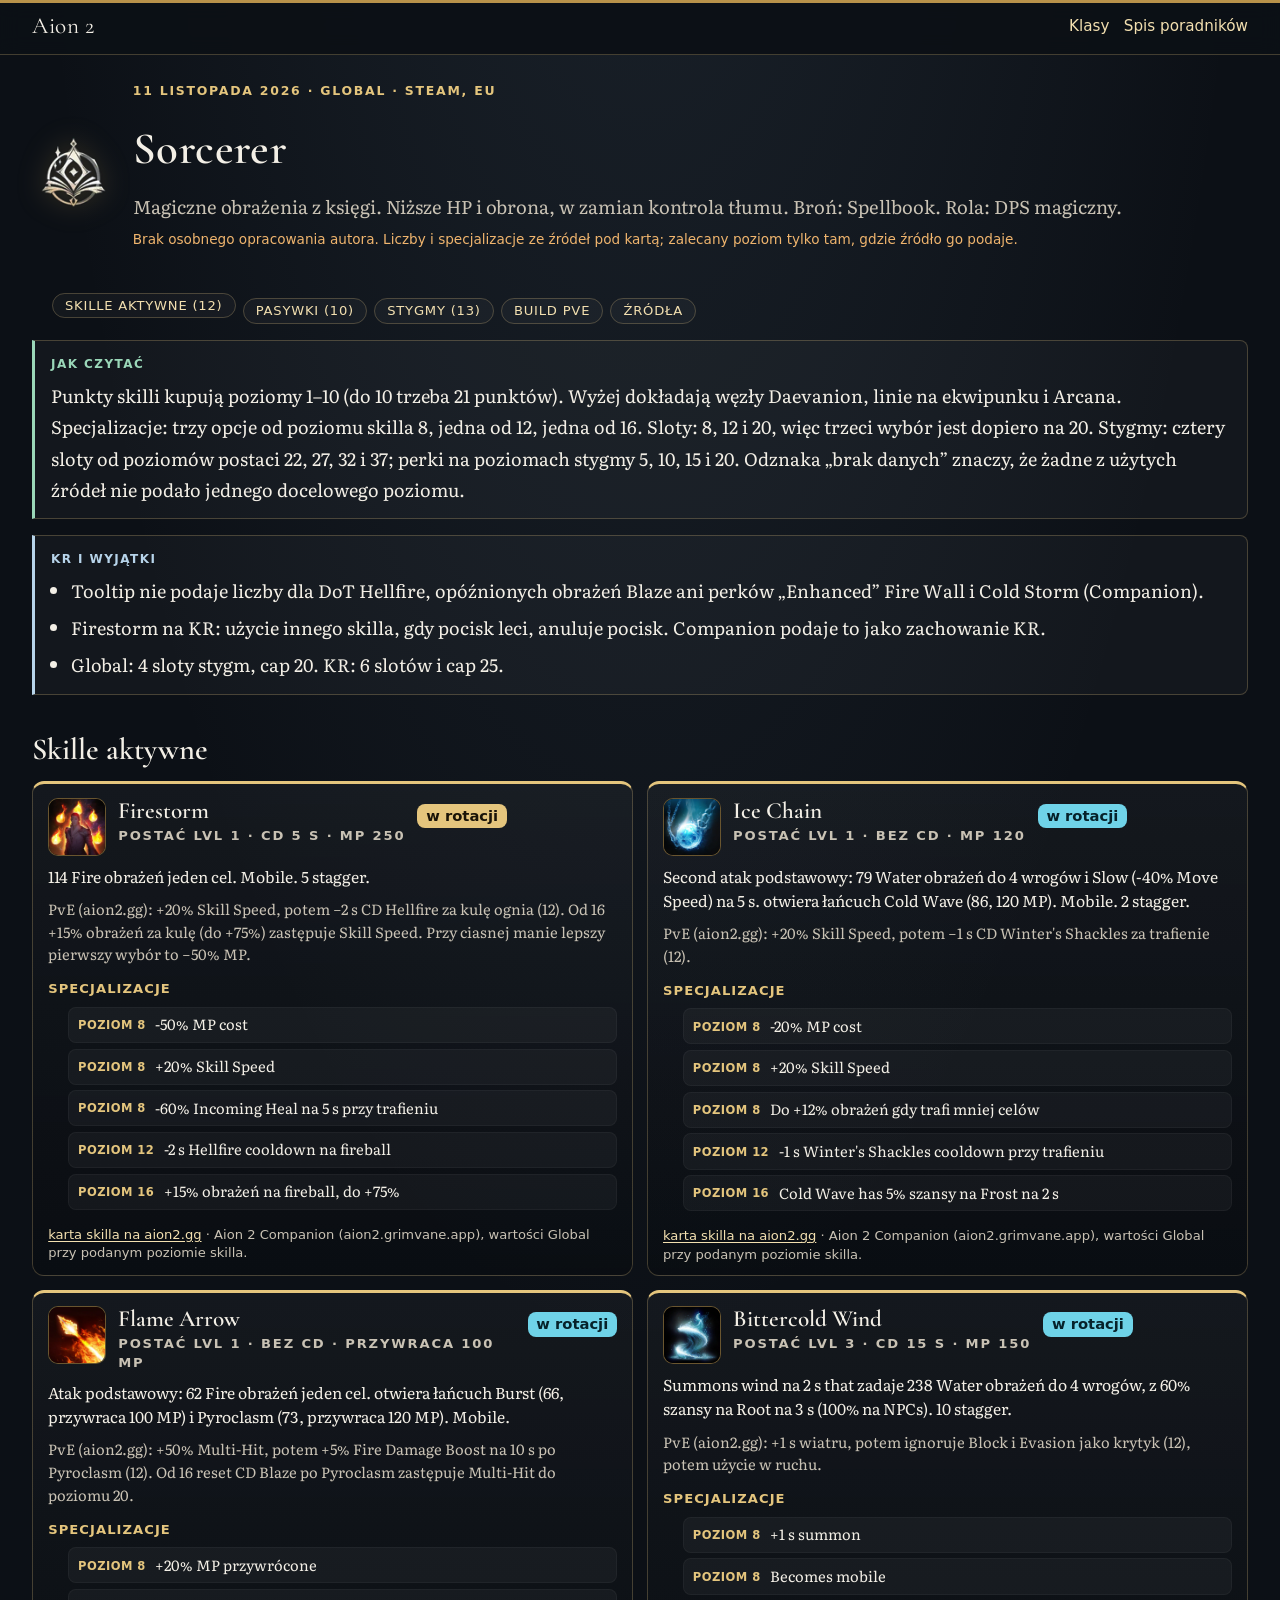
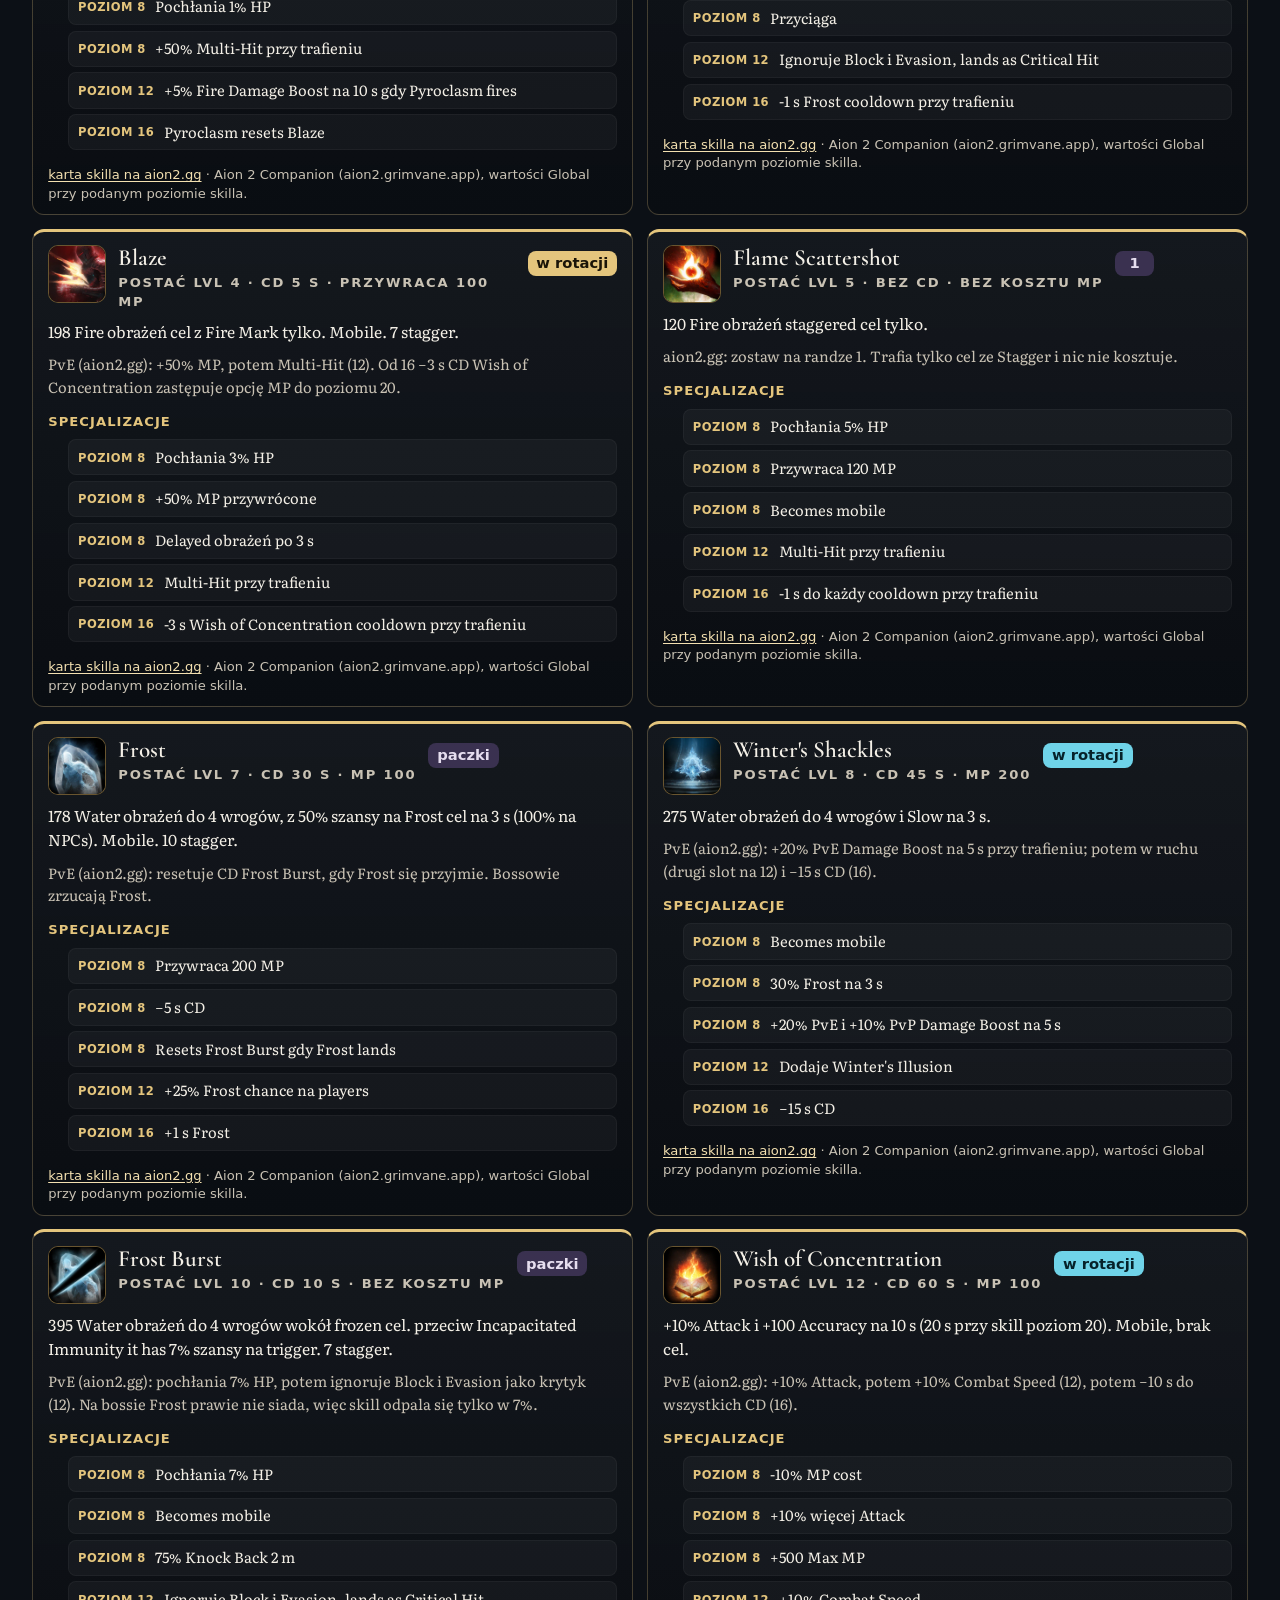
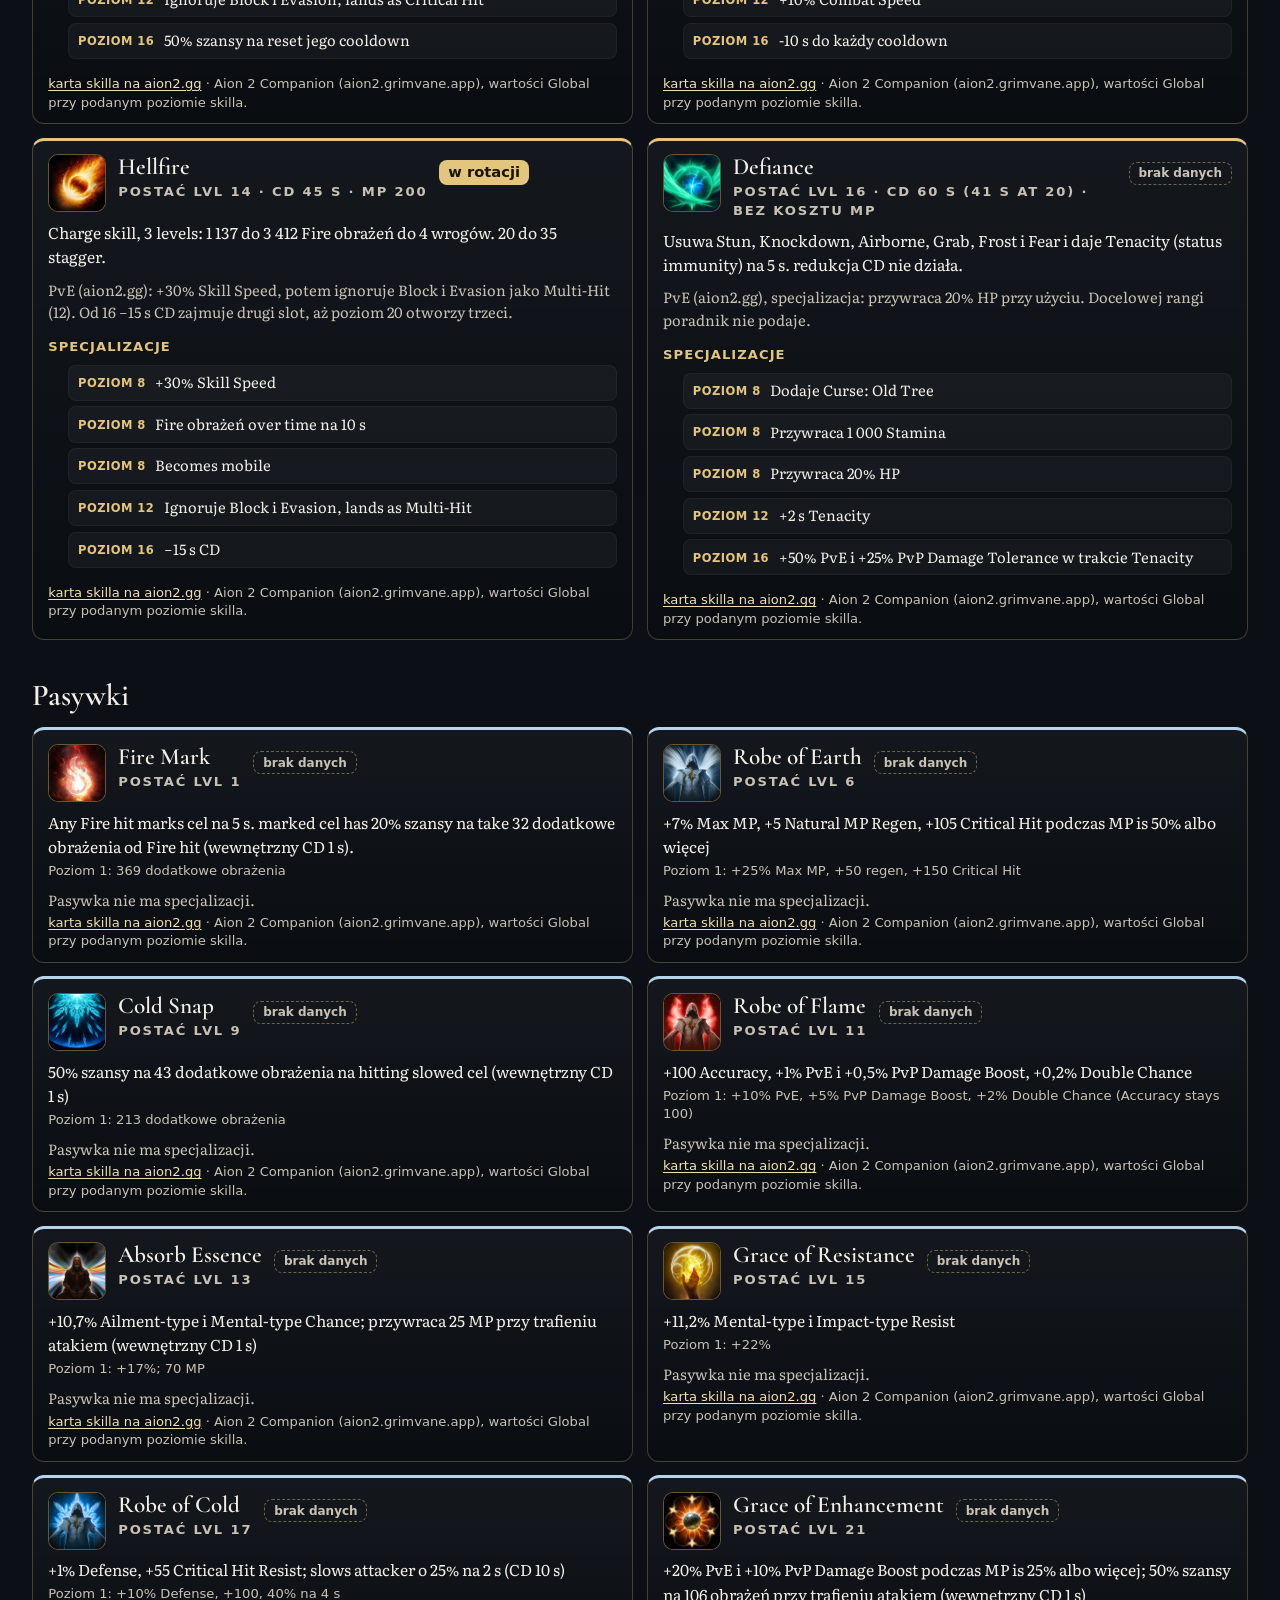
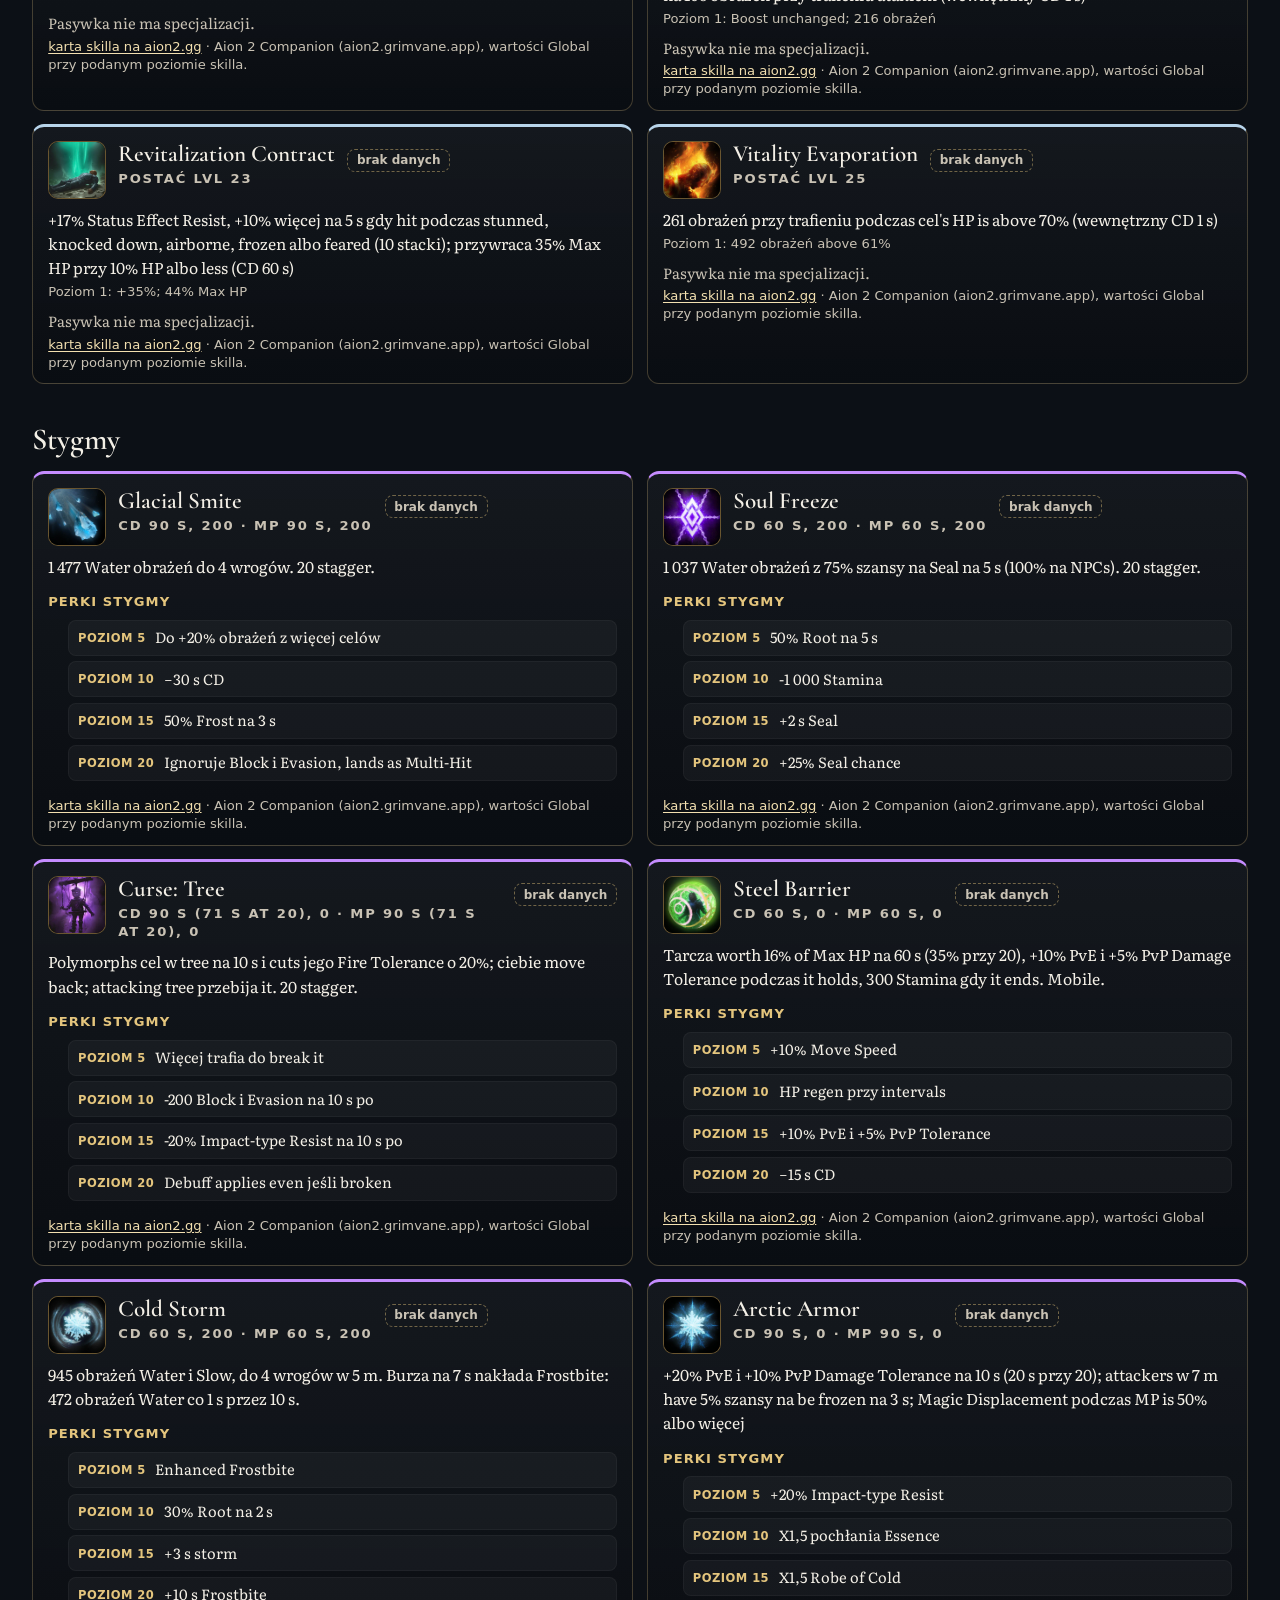
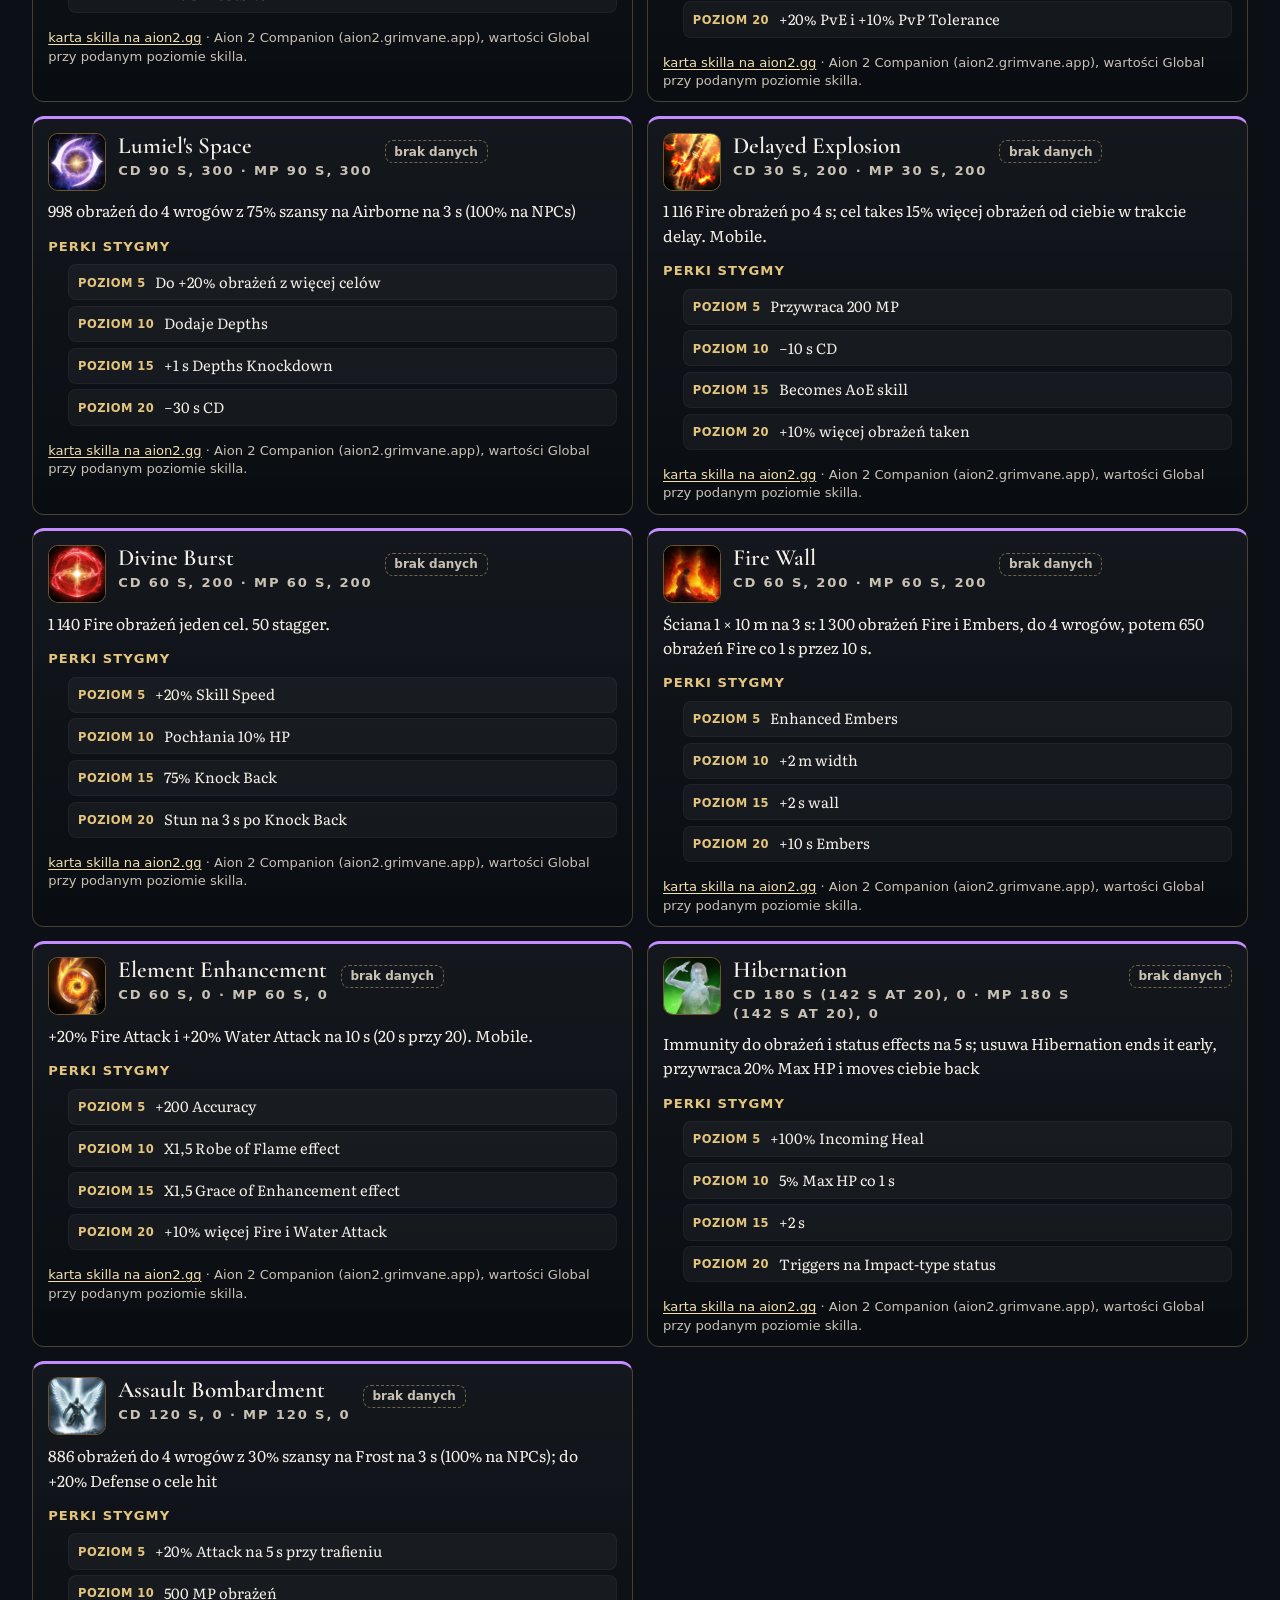
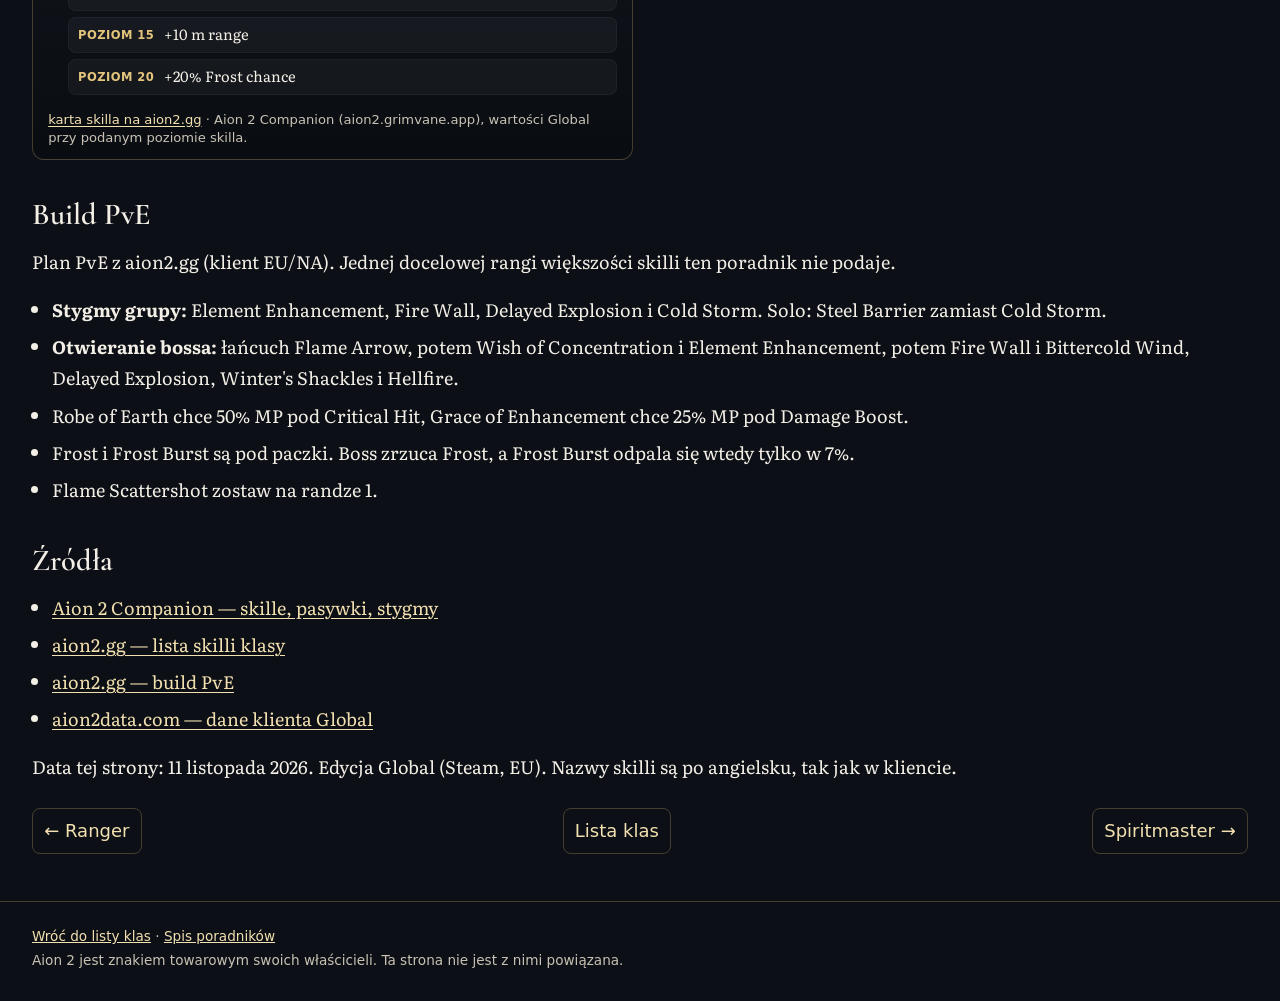
<file: poradniki/klasy/sorcerer.html>
<!DOCTYPE html>
<html lang="pl">
<head>
  <meta charset="utf-8">
  <meta name="viewport" content="width=device-width, initial-scale=1">
  <title>Sorcerer: skille, pasywki i stygmy – Aion 2</title>
  <meta name="description" content="Sorcerer (DPS magiczny, Spellbook) w Aion 2 Global: skille aktywne, pasywki i stygmy.">
  <meta name="color-scheme" content="dark">
  <meta name="theme-color" content="#0c1016">
  <link rel="icon" href="../../favicon.svg" type="image/svg+xml">
  <link rel="preconnect" href="https://fonts.googleapis.com">
  <link rel="preconnect" href="https://fonts.gstatic.com" crossorigin>
  <link rel="stylesheet" href="https://fonts.googleapis.com/css2?family=Cormorant+Garamond:wght@600;700&amp;family=Literata:ital,wght@0,400;0,600;0,700;1,400&amp;display=swap">
  <link rel="stylesheet" href="../../css/style.css">
  <link rel="stylesheet" href="klasy.css">
</head>
<body class="strona-klas">
  <a class="pomin" href="#tresc">Przejdź do treści</a>
  <header class="pasek">
    <div class="kontener pasek-wiersz">
      <a class="marka" href="../../index.html">Aion 2</a>
      <nav aria-label="Nawigacja">
        <a href="index.html">Klasy</a>
        <a href="../../index.html#spis">Spis poradników</a>
      </nav>
    </div>
  </header>
  <main id="tresc" class="kontener artykul">
<article>
<header class="naglowek-klasy">
<img src="ikony/emblematy/sorcerer.webp" alt="">
<p class="meta"><time datetime="2026-11-11">11 listopada 2026</time> · Global · Steam, EU</p>
<h1>Sorcerer</h1>
<p class="lead">Magiczne obrażenia z księgi. Niższe HP i obrona, w zamian kontrola tłumu. Broń: Spellbook. Rola: DPS magiczny.</p>
<p class="komplet czesciowe">Brak osobnego opracowania autora. Liczby i specjalizacje ze źródeł pod kartą; zalecany poziom tylko tam, gdzie źródło go podaje.</p>
</header>
<ul class="spis-sekcji">
<li><a href="#skille">Skille aktywne (12)</a></li>
<li><a href="#pasywki">Pasywki (10)</a></li>
<li><a href="#stygmy">Stygmy (13)</a></li>
<li><a href="#build">Build PvE</a></li>
<li><a href="#zrodla">Źródła</a></li>
</ul>
<aside class="ramka ramka-wskazowka"><p class="ramka-etykieta">Jak czytać</p>
<p>Punkty skilli kupują poziomy 1–10 (do 10 trzeba 21 punktów). Wyżej dokładają węzły Daevanion, linie na ekwipunku i Arcana. Specjalizacje: trzy opcje od poziomu skilla 8, jedna od 12, jedna od 16. Sloty: 8, 12 i 20, więc trzeci wybór jest dopiero na 20. Stygmy: cztery sloty od poziomów postaci 22, 27, 32 i 37; perki na poziomach stygmy 5, 10, 15 i 20. Odznaka „brak danych” znaczy, że żadne z użytych źródeł nie podało jednego docelowego poziomu.</p>
</aside>
<aside class="ramka ramka-uwaga"><p class="ramka-etykieta">KR i wyjątki</p><ul><li>Tooltip nie podaje liczby dla DoT Hellfire, opóźnionych obrażeń Blaze ani perków „Enhanced” Fire Wall i Cold Storm (Companion).</li><li>Firestorm na KR: użycie innego skilla, gdy pocisk leci, anuluje pocisk. Companion podaje to jako zachowanie KR.</li><li>Global: 4 sloty stygm, cap 20. KR: 6 slotów i cap 25.</li></ul></aside>
<section id="skille"><h2>Skille aktywne</h2><div class="siatka-skilli"><article class="skill aktywny" id="firestorm">
<div class="skill-gora"><img class="ikona" src="ikony/sorcerer/15040000.webp" alt="" width="64" height="64"><div><h3>Firestorm</h3><p class="meta">Postać lvl 1 · CD 5 s · MP 250</p></div>
<p class="priorytet"><span class="lv lv-max">w rotacji</span></p></div>
<p class="opis">114 Fire obrażeń jeden cel. Mobile. 5 stagger.</p>

<p class="nota">PvE (aion2.gg): +20% Skill Speed, potem −2 s CD Hellfire za kulę ognia (12). Od 16 +15% obrażeń za kulę (do +75%) zastępuje Skill Speed. Przy ciasnej manie lepszy pierwszy wybór to −50% MP.</p>
<h4>Specjalizacje</h4><ul class="opcje"><li class=""><span class="ol">poziom 8</span><div>-50% MP cost</div></li><li class=""><span class="ol">poziom 8</span><div>+20% Skill Speed</div></li><li class=""><span class="ol">poziom 8</span><div>-60% Incoming Heal na 5 s przy trafieniu</div></li><li class=""><span class="ol">poziom 12</span><div>-2 s Hellfire cooldown na fireball</div></li><li class=""><span class="ol">poziom 16</span><div>+15% obrażeń na fireball, do +75%</div></li></ul>

<p class="zrodla"><a href="https://aion2.gg/database/skills/firestorm-15040000">karta skilla na aion2.gg</a> · Aion 2 Companion (aion2.grimvane.app), wartości Global przy podanym poziomie skilla.</p>
</article>
<article class="skill aktywny" id="ice-chain">
<div class="skill-gora"><img class="ikona" src="ikony/sorcerer/15090000.webp" alt="" width="64" height="64"><div><h3>Ice Chain</h3><p class="meta">Postać lvl 1 · bez CD · MP 120</p></div>
<p class="priorytet"><span class="lv lv-mid">w rotacji</span></p></div>
<p class="opis">Second atak podstawowy: 79 Water obrażeń do 4 wrogów i Slow (-40% Move Speed) na 5 s. otwiera łańcuch Cold Wave (86, 120 MP). Mobile. 2 stagger.</p>

<p class="nota">PvE (aion2.gg): +20% Skill Speed, potem −1 s CD Winter&#x27;s Shackles za trafienie (12).</p>
<h4>Specjalizacje</h4><ul class="opcje"><li class=""><span class="ol">poziom 8</span><div>-20% MP cost</div></li><li class=""><span class="ol">poziom 8</span><div>+20% Skill Speed</div></li><li class=""><span class="ol">poziom 8</span><div>Do +12% obrażeń gdy trafi mniej celów</div></li><li class=""><span class="ol">poziom 12</span><div>-1 s Winter&#x27;s Shackles cooldown przy trafieniu</div></li><li class=""><span class="ol">poziom 16</span><div>Cold Wave has 5% szansy na Frost na 2 s</div></li></ul>

<p class="zrodla"><a href="https://aion2.gg/database/skills/ice-chain-15090000">karta skilla na aion2.gg</a> · Aion 2 Companion (aion2.grimvane.app), wartości Global przy podanym poziomie skilla.</p>
</article>
<article class="skill aktywny" id="flame-arrow">
<div class="skill-gora"><img class="ikona" src="ikony/sorcerer/15210000.webp" alt="" width="64" height="64"><div><h3>Flame Arrow</h3><p class="meta">Postać lvl 1 · bez CD · przywraca 100 MP</p></div>
<p class="priorytet"><span class="lv lv-mid">w rotacji</span></p></div>
<p class="opis">Atak podstawowy: 62 Fire obrażeń jeden cel. otwiera łańcuch Burst (66, przywraca 100 MP) i Pyroclasm (73, przywraca 120 MP). Mobile.</p>

<p class="nota">PvE (aion2.gg): +50% Multi-Hit, potem +5% Fire Damage Boost na 10 s po Pyroclasm (12). Od 16 reset CD Blaze po Pyroclasm zastępuje Multi-Hit do poziomu 20.</p>
<h4>Specjalizacje</h4><ul class="opcje"><li class=""><span class="ol">poziom 8</span><div>+20% MP przywrócone</div></li><li class=""><span class="ol">poziom 8</span><div>Pochłania 1% HP</div></li><li class=""><span class="ol">poziom 8</span><div>+50% Multi-Hit przy trafieniu</div></li><li class=""><span class="ol">poziom 12</span><div>+5% Fire Damage Boost na 10 s gdy Pyroclasm fires</div></li><li class=""><span class="ol">poziom 16</span><div>Pyroclasm resets Blaze</div></li></ul>

<p class="zrodla"><a href="https://aion2.gg/database/skills/flame-arrow-15210000">karta skilla na aion2.gg</a> · Aion 2 Companion (aion2.grimvane.app), wartości Global przy podanym poziomie skilla.</p>
</article>
<article class="skill aktywny" id="bittercold-wind">
<div class="skill-gora"><img class="ikona" src="ikony/sorcerer/15280000.webp" alt="" width="64" height="64"><div><h3>Bittercold Wind</h3><p class="meta">Postać lvl 3 · CD 15 s · MP 150</p></div>
<p class="priorytet"><span class="lv lv-mid">w rotacji</span></p></div>
<p class="opis">Summons wind na 2 s that zadaje 238 Water obrażeń do 4 wrogów, z 60% szansy na Root na 3 s (100% na NPCs). 10 stagger.</p>

<p class="nota">PvE (aion2.gg): +1 s wiatru, potem ignoruje Block i Evasion jako krytyk (12), potem użycie w ruchu.</p>
<h4>Specjalizacje</h4><ul class="opcje"><li class=""><span class="ol">poziom 8</span><div>+1 s summon</div></li><li class=""><span class="ol">poziom 8</span><div>Becomes mobile</div></li><li class=""><span class="ol">poziom 8</span><div>Przyciąga</div></li><li class=""><span class="ol">poziom 12</span><div>Ignoruje Block i Evasion, lands as Critical Hit</div></li><li class=""><span class="ol">poziom 16</span><div>-1 s Frost cooldown przy trafieniu</div></li></ul>

<p class="zrodla"><a href="https://aion2.gg/database/skills/bittercold-wind-15280000">karta skilla na aion2.gg</a> · Aion 2 Companion (aion2.grimvane.app), wartości Global przy podanym poziomie skilla.</p>
</article>
<article class="skill aktywny" id="blaze">
<div class="skill-gora"><img class="ikona" src="ikony/sorcerer/15050000.webp" alt="" width="64" height="64"><div><h3>Blaze</h3><p class="meta">Postać lvl 4 · CD 5 s · przywraca 100 MP</p></div>
<p class="priorytet"><span class="lv lv-max">w rotacji</span></p></div>
<p class="opis">198 Fire obrażeń cel z Fire Mark tylko. Mobile. 7 stagger.</p>

<p class="nota">PvE (aion2.gg): +50% MP, potem Multi-Hit (12). Od 16 −3 s CD Wish of Concentration zastępuje opcję MP do poziomu 20.</p>
<h4>Specjalizacje</h4><ul class="opcje"><li class=""><span class="ol">poziom 8</span><div>Pochłania 3% HP</div></li><li class=""><span class="ol">poziom 8</span><div>+50% MP przywrócone</div></li><li class=""><span class="ol">poziom 8</span><div>Delayed obrażeń po 3 s</div></li><li class=""><span class="ol">poziom 12</span><div>Multi-Hit przy trafieniu</div></li><li class=""><span class="ol">poziom 16</span><div>-3 s Wish of Concentration cooldown przy trafieniu</div></li></ul>

<p class="zrodla"><a href="https://aion2.gg/database/skills/blaze-15050000">karta skilla na aion2.gg</a> · Aion 2 Companion (aion2.grimvane.app), wartości Global przy podanym poziomie skilla.</p>
</article>
<article class="skill aktywny" id="flame-scattershot">
<div class="skill-gora"><img class="ikona" src="ikony/sorcerer/15010000.webp" alt="" width="64" height="64"><div><h3>Flame Scattershot</h3><p class="meta">Postać lvl 5 · bez CD · bez kosztu MP</p></div>
<p class="priorytet"><span class="lv lv-low">1</span></p></div>
<p class="opis">120 Fire obrażeń staggered cel tylko.</p>

<p class="nota">aion2.gg: zostaw na randze 1. Trafia tylko cel ze Stagger i nic nie kosztuje.</p>
<h4>Specjalizacje</h4><ul class="opcje"><li class=""><span class="ol">poziom 8</span><div>Pochłania 5% HP</div></li><li class=""><span class="ol">poziom 8</span><div>Przywraca 120 MP</div></li><li class=""><span class="ol">poziom 8</span><div>Becomes mobile</div></li><li class=""><span class="ol">poziom 12</span><div>Multi-Hit przy trafieniu</div></li><li class=""><span class="ol">poziom 16</span><div>-1 s do każdy cooldown przy trafieniu</div></li></ul>

<p class="zrodla"><a href="https://aion2.gg/database/skills/flame-scattershot-15010000">karta skilla na aion2.gg</a> · Aion 2 Companion (aion2.grimvane.app), wartości Global przy podanym poziomie skilla.</p>
</article>
<article class="skill aktywny" id="frost">
<div class="skill-gora"><img class="ikona" src="ikony/sorcerer/15150000.webp" alt="" width="64" height="64"><div><h3>Frost</h3><p class="meta">Postać lvl 7 · CD 30 s · MP 100</p></div>
<p class="priorytet"><span class="lv lv-low">paczki</span></p></div>
<p class="opis">178 Water obrażeń do 4 wrogów, z 50% szansy na Frost cel na 3 s (100% na NPCs). Mobile. 10 stagger.</p>

<p class="nota">PvE (aion2.gg): resetuje CD Frost Burst, gdy Frost się przyjmie. Bossowie zrzucają Frost.</p>
<h4>Specjalizacje</h4><ul class="opcje"><li class=""><span class="ol">poziom 8</span><div>Przywraca 200 MP</div></li><li class=""><span class="ol">poziom 8</span><div>−5 s CD</div></li><li class=""><span class="ol">poziom 8</span><div>Resets Frost Burst gdy Frost lands</div></li><li class=""><span class="ol">poziom 12</span><div>+25% Frost chance na players</div></li><li class=""><span class="ol">poziom 16</span><div>+1 s Frost</div></li></ul>

<p class="zrodla"><a href="https://aion2.gg/database/skills/frost-15150000">karta skilla na aion2.gg</a> · Aion 2 Companion (aion2.grimvane.app), wartości Global przy podanym poziomie skilla.</p>
</article>
<article class="skill aktywny" id="winters-shackles">
<div class="skill-gora"><img class="ikona" src="ikony/sorcerer/15110000.webp" alt="" width="64" height="64"><div><h3>Winter&#x27;s Shackles</h3><p class="meta">Postać lvl 8 · CD 45 s · MP 200</p></div>
<p class="priorytet"><span class="lv lv-mid">w rotacji</span></p></div>
<p class="opis">275 Water obrażeń do 4 wrogów i Slow na 3 s.</p>

<p class="nota">PvE (aion2.gg): +20% PvE Damage Boost na 5 s przy trafieniu; potem w ruchu (drugi slot na 12) i −15 s CD (16).</p>
<h4>Specjalizacje</h4><ul class="opcje"><li class=""><span class="ol">poziom 8</span><div>Becomes mobile</div></li><li class=""><span class="ol">poziom 8</span><div>30% Frost na 3 s</div></li><li class=""><span class="ol">poziom 8</span><div>+20% PvE i +10% PvP Damage Boost na 5 s</div></li><li class=""><span class="ol">poziom 12</span><div>Dodaje Winter&#x27;s Illusion</div></li><li class=""><span class="ol">poziom 16</span><div>−15 s CD</div></li></ul>

<p class="zrodla"><a href="https://aion2.gg/database/skills/winters-shackles-15110000">karta skilla na aion2.gg</a> · Aion 2 Companion (aion2.grimvane.app), wartości Global przy podanym poziomie skilla.</p>
</article>
<article class="skill aktywny" id="frost-burst">
<div class="skill-gora"><img class="ikona" src="ikony/sorcerer/15220000.webp" alt="" width="64" height="64"><div><h3>Frost Burst</h3><p class="meta">Postać lvl 10 · CD 10 s · bez kosztu MP</p></div>
<p class="priorytet"><span class="lv lv-low">paczki</span></p></div>
<p class="opis">395 Water obrażeń do 4 wrogów wokół frozen cel. przeciw Incapacitated Immunity it has 7% szansy na trigger. 7 stagger.</p>

<p class="nota">PvE (aion2.gg): pochłania 7% HP, potem ignoruje Block i Evasion jako krytyk (12). Na bossie Frost prawie nie siada, więc skill odpala się tylko w 7%.</p>
<h4>Specjalizacje</h4><ul class="opcje"><li class=""><span class="ol">poziom 8</span><div>Pochłania 7% HP</div></li><li class=""><span class="ol">poziom 8</span><div>Becomes mobile</div></li><li class=""><span class="ol">poziom 8</span><div>75% Knock Back 2 m</div></li><li class=""><span class="ol">poziom 12</span><div>Ignoruje Block i Evasion, lands as Critical Hit</div></li><li class=""><span class="ol">poziom 16</span><div>50% szansy na reset jego cooldown</div></li></ul>

<p class="zrodla"><a href="https://aion2.gg/database/skills/frost-burst-15220000">karta skilla na aion2.gg</a> · Aion 2 Companion (aion2.grimvane.app), wartości Global przy podanym poziomie skilla.</p>
</article>
<article class="skill aktywny" id="wish-of-concentration">
<div class="skill-gora"><img class="ikona" src="ikony/sorcerer/15310000.webp" alt="" width="64" height="64"><div><h3>Wish of Concentration</h3><p class="meta">Postać lvl 12 · CD 60 s · MP 100</p></div>
<p class="priorytet"><span class="lv lv-mid">w rotacji</span></p></div>
<p class="opis">+10% Attack i +100 Accuracy na 10 s (20 s przy skill poziom 20). Mobile, brak cel.</p>

<p class="nota">PvE (aion2.gg): +10% Attack, potem +10% Combat Speed (12), potem −10 s do wszystkich CD (16).</p>
<h4>Specjalizacje</h4><ul class="opcje"><li class=""><span class="ol">poziom 8</span><div>-10% MP cost</div></li><li class=""><span class="ol">poziom 8</span><div>+10% więcej Attack</div></li><li class=""><span class="ol">poziom 8</span><div>+500 Max MP</div></li><li class=""><span class="ol">poziom 12</span><div>+10% Combat Speed</div></li><li class=""><span class="ol">poziom 16</span><div>-10 s do każdy cooldown</div></li></ul>

<p class="zrodla"><a href="https://aion2.gg/database/skills/wish-of-concentration-15310000">karta skilla na aion2.gg</a> · Aion 2 Companion (aion2.grimvane.app), wartości Global przy podanym poziomie skilla.</p>
</article>
<article class="skill aktywny" id="hellfire">
<div class="skill-gora"><img class="ikona" src="ikony/sorcerer/15060000.webp" alt="" width="64" height="64"><div><h3>Hellfire</h3><p class="meta">Postać lvl 14 · CD 45 s · MP 200</p></div>
<p class="priorytet"><span class="lv lv-max">w rotacji</span></p></div>
<p class="opis">Charge skill, 3 levels: 1 137 do 3 412 Fire obrażeń do 4 wrogów. 20 do 35 stagger.</p>

<p class="nota">PvE (aion2.gg): +30% Skill Speed, potem ignoruje Block i Evasion jako Multi-Hit (12). Od 16 −15 s CD zajmuje drugi slot, aż poziom 20 otworzy trzeci.</p>
<h4>Specjalizacje</h4><ul class="opcje"><li class=""><span class="ol">poziom 8</span><div>+30% Skill Speed</div></li><li class=""><span class="ol">poziom 8</span><div>Fire obrażeń over time na 10 s</div></li><li class=""><span class="ol">poziom 8</span><div>Becomes mobile</div></li><li class=""><span class="ol">poziom 12</span><div>Ignoruje Block i Evasion, lands as Multi-Hit</div></li><li class=""><span class="ol">poziom 16</span><div>−15 s CD</div></li></ul>

<p class="zrodla"><a href="https://aion2.gg/database/skills/hellfire-15060000">karta skilla na aion2.gg</a> · Aion 2 Companion (aion2.grimvane.app), wartości Global przy podanym poziomie skilla.</p>
</article>
<article class="skill aktywny" id="defiance">
<div class="skill-gora"><img class="ikona" src="ikony/sorcerer/15240000.webp" alt="" width="64" height="64"><div><h3>Defiance</h3><p class="meta">Postać lvl 16 · CD 60 s (41 s at 20) · bez kosztu MP</p></div>
<p class="priorytet"><span class="lv lv-brak">brak danych</span></p></div>
<p class="opis">Usuwa Stun, Knockdown, Airborne, Grab, Frost i Fear i daje Tenacity (status immunity) na 5 s. redukcja CD nie działa.</p>

<p class="nota">PvE (aion2.gg), specjalizacja: przywraca 20% HP przy użyciu. Docelowej rangi poradnik nie podaje.</p>
<h4>Specjalizacje</h4><ul class="opcje"><li class=""><span class="ol">poziom 8</span><div>Dodaje Curse: Old Tree</div></li><li class=""><span class="ol">poziom 8</span><div>Przywraca 1 000 Stamina</div></li><li class=""><span class="ol">poziom 8</span><div>Przywraca 20% HP</div></li><li class=""><span class="ol">poziom 12</span><div>+2 s Tenacity</div></li><li class=""><span class="ol">poziom 16</span><div>+50% PvE i +25% PvP Damage Tolerance w trakcie Tenacity</div></li></ul>

<p class="zrodla"><a href="https://aion2.gg/database/skills/defiance-15240000">karta skilla na aion2.gg</a> · Aion 2 Companion (aion2.grimvane.app), wartości Global przy podanym poziomie skilla.</p>
</article></div></section>
<section id="pasywki"><h2>Pasywki</h2><div class="siatka-skilli"><article class="skill pasywka" id="fire-mark">
<div class="skill-gora"><img class="ikona" src="ikony/sorcerer/15710000.webp" alt="" width="64" height="64"><div><h3>Fire Mark</h3><p class="meta">Postać lvl 1</p></div>
<p class="priorytet"><span class="lv lv-brak">brak danych</span></p></div>
<p class="opis">Any Fire hit marks cel na 5 s. marked cel has 20% szansy na take 32 dodatkowe obrażenia od Fire hit (wewnętrzny CD 1 s).</p>
<p class="liczby">Poziom 1: 369 dodatkowe obrażenia</p>

<p class="nota">Pasywka nie ma specjalizacji.</p>

<p class="zrodla"><a href="https://aion2.gg/database/skills/fire-mark-15710000">karta skilla na aion2.gg</a> · Aion 2 Companion (aion2.grimvane.app), wartości Global przy podanym poziomie skilla.</p>
</article>
<article class="skill pasywka" id="robe-of-earth">
<div class="skill-gora"><img class="ikona" src="ikony/sorcerer/15720000.webp" alt="" width="64" height="64"><div><h3>Robe of Earth</h3><p class="meta">Postać lvl 6</p></div>
<p class="priorytet"><span class="lv lv-brak">brak danych</span></p></div>
<p class="opis">+7% Max MP, +5 Natural MP Regen, +105 Critical Hit podczas MP is 50% albo więcej</p>
<p class="liczby">Poziom 1: +25% Max MP, +50 regen, +150 Critical Hit</p>

<p class="nota">Pasywka nie ma specjalizacji.</p>

<p class="zrodla"><a href="https://aion2.gg/database/skills/robe-of-earth-15720000">karta skilla na aion2.gg</a> · Aion 2 Companion (aion2.grimvane.app), wartości Global przy podanym poziomie skilla.</p>
</article>
<article class="skill pasywka" id="cold-snap">
<div class="skill-gora"><img class="ikona" src="ikony/sorcerer/15730000.webp" alt="" width="64" height="64"><div><h3>Cold Snap</h3><p class="meta">Postać lvl 9</p></div>
<p class="priorytet"><span class="lv lv-brak">brak danych</span></p></div>
<p class="opis">50% szansy na 43 dodatkowe obrażenia na hitting slowed cel (wewnętrzny CD 1 s)</p>
<p class="liczby">Poziom 1: 213 dodatkowe obrażenia</p>

<p class="nota">Pasywka nie ma specjalizacji.</p>

<p class="zrodla"><a href="https://aion2.gg/database/skills/cold-snap-15730000">karta skilla na aion2.gg</a> · Aion 2 Companion (aion2.grimvane.app), wartości Global przy podanym poziomie skilla.</p>
</article>
<article class="skill pasywka" id="robe-of-flame">
<div class="skill-gora"><img class="ikona" src="ikony/sorcerer/15740000.webp" alt="" width="64" height="64"><div><h3>Robe of Flame</h3><p class="meta">Postać lvl 11</p></div>
<p class="priorytet"><span class="lv lv-brak">brak danych</span></p></div>
<p class="opis">+100 Accuracy, +1% PvE i +0,5% PvP Damage Boost, +0,2% Double Chance</p>
<p class="liczby">Poziom 1: +10% PvE, +5% PvP Damage Boost, +2% Double Chance (Accuracy stays 100)</p>

<p class="nota">Pasywka nie ma specjalizacji.</p>

<p class="zrodla"><a href="https://aion2.gg/database/skills/robe-of-flame-15740000">karta skilla na aion2.gg</a> · Aion 2 Companion (aion2.grimvane.app), wartości Global przy podanym poziomie skilla.</p>
</article>
<article class="skill pasywka" id="absorb-essence">
<div class="skill-gora"><img class="ikona" src="ikony/sorcerer/15760000.webp" alt="" width="64" height="64"><div><h3>Absorb Essence</h3><p class="meta">Postać lvl 13</p></div>
<p class="priorytet"><span class="lv lv-brak">brak danych</span></p></div>
<p class="opis">+10,7% Ailment-type i Mental-type Chance; przywraca 25 MP przy trafieniu atakiem (wewnętrzny CD 1 s)</p>
<p class="liczby">Poziom 1: +17%; 70 MP</p>

<p class="nota">Pasywka nie ma specjalizacji.</p>

<p class="zrodla"><a href="https://aion2.gg/database/skills/absorb-essence-15760000">karta skilla na aion2.gg</a> · Aion 2 Companion (aion2.grimvane.app), wartości Global przy podanym poziomie skilla.</p>
</article>
<article class="skill pasywka" id="grace-of-resistance">
<div class="skill-gora"><img class="ikona" src="ikony/sorcerer/15770000.webp" alt="" width="64" height="64"><div><h3>Grace of Resistance</h3><p class="meta">Postać lvl 15</p></div>
<p class="priorytet"><span class="lv lv-brak">brak danych</span></p></div>
<p class="opis">+11,2% Mental-type i Impact-type Resist</p>
<p class="liczby">Poziom 1: +22%</p>

<p class="nota">Pasywka nie ma specjalizacji.</p>

<p class="zrodla"><a href="https://aion2.gg/database/skills/grace-of-resistance-15770000">karta skilla na aion2.gg</a> · Aion 2 Companion (aion2.grimvane.app), wartości Global przy podanym poziomie skilla.</p>
</article>
<article class="skill pasywka" id="robe-of-cold">
<div class="skill-gora"><img class="ikona" src="ikony/sorcerer/15750000.webp" alt="" width="64" height="64"><div><h3>Robe of Cold</h3><p class="meta">Postać lvl 17</p></div>
<p class="priorytet"><span class="lv lv-brak">brak danych</span></p></div>
<p class="opis">+1% Defense, +55 Critical Hit Resist; slows attacker o 25% na 2 s (CD 10 s)</p>
<p class="liczby">Poziom 1: +10% Defense, +100, 40% na 4 s</p>

<p class="nota">Pasywka nie ma specjalizacji.</p>

<p class="zrodla"><a href="https://aion2.gg/database/skills/robe-of-cold-15750000">karta skilla na aion2.gg</a> · Aion 2 Companion (aion2.grimvane.app), wartości Global przy podanym poziomie skilla.</p>
</article>
<article class="skill pasywka" id="grace-of-enhancement">
<div class="skill-gora"><img class="ikona" src="ikony/sorcerer/15780000.webp" alt="" width="64" height="64"><div><h3>Grace of Enhancement</h3><p class="meta">Postać lvl 21</p></div>
<p class="priorytet"><span class="lv lv-brak">brak danych</span></p></div>
<p class="opis">+20% PvE i +10% PvP Damage Boost podczas MP is 25% albo więcej; 50% szansy na 106 obrażeń przy trafieniu atakiem (wewnętrzny CD 1 s)</p>
<p class="liczby">Poziom 1: Boost unchanged; 216 obrażeń</p>

<p class="nota">Pasywka nie ma specjalizacji.</p>

<p class="zrodla"><a href="https://aion2.gg/database/skills/grace-of-enhancement-15780000">karta skilla na aion2.gg</a> · Aion 2 Companion (aion2.grimvane.app), wartości Global przy podanym poziomie skilla.</p>
</article>
<article class="skill pasywka" id="revitalization-contract">
<div class="skill-gora"><img class="ikona" src="ikony/sorcerer/15790000.webp" alt="" width="64" height="64"><div><h3>Revitalization Contract</h3><p class="meta">Postać lvl 23</p></div>
<p class="priorytet"><span class="lv lv-brak">brak danych</span></p></div>
<p class="opis">+17% Status Effect Resist, +10% więcej na 5 s gdy hit podczas stunned, knocked down, airborne, frozen albo feared (10 stacki); przywraca 35% Max HP przy 10% HP albo less (CD 60 s)</p>
<p class="liczby">Poziom 1: +35%; 44% Max HP</p>

<p class="nota">Pasywka nie ma specjalizacji.</p>

<p class="zrodla"><a href="https://aion2.gg/database/skills/revitalization-contract-15790000">karta skilla na aion2.gg</a> · Aion 2 Companion (aion2.grimvane.app), wartości Global przy podanym poziomie skilla.</p>
</article>
<article class="skill pasywka" id="vitality-evaporation">
<div class="skill-gora"><img class="ikona" src="ikony/sorcerer/15800000.webp" alt="" width="64" height="64"><div><h3>Vitality Evaporation</h3><p class="meta">Postać lvl 25</p></div>
<p class="priorytet"><span class="lv lv-brak">brak danych</span></p></div>
<p class="opis">261 obrażeń przy trafieniu podczas cel&#x27;s HP is above 70% (wewnętrzny CD 1 s)</p>
<p class="liczby">Poziom 1: 492 obrażeń above 61%</p>

<p class="nota">Pasywka nie ma specjalizacji.</p>

<p class="zrodla"><a href="https://aion2.gg/database/skills/vitality-evaporation-15800000">karta skilla na aion2.gg</a> · Aion 2 Companion (aion2.grimvane.app), wartości Global przy podanym poziomie skilla.</p>
</article></div></section>
<section id="stygmy"><h2>Stygmy</h2><div class="siatka-skilli"><article class="skill stygma" id="glacial-smite">
<div class="skill-gora"><img class="ikona" src="ikony/sorcerer/15120000.webp" alt="" width="64" height="64"><div><h3>Glacial Smite</h3><p class="meta">CD 90 s, 200 · MP 90 s, 200</p></div>
<p class="priorytet"><span class="lv lv-brak">brak danych</span></p></div>
<p class="opis">1 477 Water obrażeń do 4 wrogów. 20 stagger.</p>


<h4>Perki stygmy</h4><ul class="opcje"><li class=""><span class="ol">poziom 5</span><div>Do +20% obrażeń z więcej celów</div></li><li class=""><span class="ol">poziom 10</span><div>−30 s CD</div></li><li class=""><span class="ol">poziom 15</span><div>50% Frost na 3 s</div></li><li class=""><span class="ol">poziom 20</span><div>Ignoruje Block i Evasion, lands as Multi-Hit</div></li></ul>

<p class="zrodla"><a href="https://aion2.gg/database/skills/glacial-smite-15120000">karta skilla na aion2.gg</a> · Aion 2 Companion (aion2.grimvane.app), wartości Global przy podanym poziomie skilla.</p>
</article>
<article class="skill stygma" id="soul-freeze">
<div class="skill-gora"><img class="ikona" src="ikony/sorcerer/15130000.webp" alt="" width="64" height="64"><div><h3>Soul Freeze</h3><p class="meta">CD 60 s, 200 · MP 60 s, 200</p></div>
<p class="priorytet"><span class="lv lv-brak">brak danych</span></p></div>
<p class="opis">1 037 Water obrażeń z 75% szansy na Seal na 5 s (100% na NPCs). 20 stagger.</p>


<h4>Perki stygmy</h4><ul class="opcje"><li class=""><span class="ol">poziom 5</span><div>50% Root na 5 s</div></li><li class=""><span class="ol">poziom 10</span><div>-1 000 Stamina</div></li><li class=""><span class="ol">poziom 15</span><div>+2 s Seal</div></li><li class=""><span class="ol">poziom 20</span><div>+25% Seal chance</div></li></ul>

<p class="zrodla"><a href="https://aion2.gg/database/skills/soul-freeze-15130000">karta skilla na aion2.gg</a> · Aion 2 Companion (aion2.grimvane.app), wartości Global przy podanym poziomie skilla.</p>
</article>
<article class="skill stygma" id="curse-tree">
<div class="skill-gora"><img class="ikona" src="ikony/sorcerer/15140000.webp" alt="" width="64" height="64"><div><h3>Curse: Tree</h3><p class="meta">CD 90 s (71 s at 20), 0 · MP 90 s (71 s at 20), 0</p></div>
<p class="priorytet"><span class="lv lv-brak">brak danych</span></p></div>
<p class="opis">Polymorphs cel w tree na 10 s i cuts jego Fire Tolerance o 20%; ciebie move back; attacking tree przebija it. 20 stagger.</p>


<h4>Perki stygmy</h4><ul class="opcje"><li class=""><span class="ol">poziom 5</span><div>Więcej trafia do break it</div></li><li class=""><span class="ol">poziom 10</span><div>-200 Block i Evasion na 10 s po</div></li><li class=""><span class="ol">poziom 15</span><div>-20% Impact-type Resist na 10 s po</div></li><li class=""><span class="ol">poziom 20</span><div>Debuff applies even jeśli broken</div></li></ul>

<p class="zrodla"><a href="https://aion2.gg/database/skills/curse-tree-15140000">karta skilla na aion2.gg</a> · Aion 2 Companion (aion2.grimvane.app), wartości Global przy podanym poziomie skilla.</p>
</article>
<article class="skill stygma" id="steel-barrier">
<div class="skill-gora"><img class="ikona" src="ikony/sorcerer/15160000.webp" alt="" width="64" height="64"><div><h3>Steel Barrier</h3><p class="meta">CD 60 s, 0 · MP 60 s, 0</p></div>
<p class="priorytet"><span class="lv lv-brak">brak danych</span></p></div>
<p class="opis">Tarcza worth 16% of Max HP na 60 s (35% przy 20), +10% PvE i +5% PvP Damage Tolerance podczas it holds, 300 Stamina gdy it ends. Mobile.</p>


<h4>Perki stygmy</h4><ul class="opcje"><li class=""><span class="ol">poziom 5</span><div>+10% Move Speed</div></li><li class=""><span class="ol">poziom 10</span><div>HP regen przy intervals</div></li><li class=""><span class="ol">poziom 15</span><div>+10% PvE i +5% PvP Tolerance</div></li><li class=""><span class="ol">poziom 20</span><div>−15 s CD</div></li></ul>

<p class="zrodla"><a href="https://aion2.gg/database/skills/steel-barrier-15160000">karta skilla na aion2.gg</a> · Aion 2 Companion (aion2.grimvane.app), wartości Global przy podanym poziomie skilla.</p>
</article>
<article class="skill stygma" id="cold-storm">
<div class="skill-gora"><img class="ikona" src="ikony/sorcerer/15200000.webp" alt="" width="64" height="64"><div><h3>Cold Storm</h3><p class="meta">CD 60 s, 200 · MP 60 s, 200</p></div>
<p class="priorytet"><span class="lv lv-brak">brak danych</span></p></div>
<p class="opis">945 obrażeń Water i Slow, do 4 wrogów w 5 m. Burza na 7 s nakłada Frostbite: 472 obrażeń Water co 1 s przez 10 s.</p>


<h4>Perki stygmy</h4><ul class="opcje"><li class=""><span class="ol">poziom 5</span><div>Enhanced Frostbite</div></li><li class=""><span class="ol">poziom 10</span><div>30% Root na 2 s</div></li><li class=""><span class="ol">poziom 15</span><div>+3 s storm</div></li><li class=""><span class="ol">poziom 20</span><div>+10 s Frostbite</div></li></ul>

<p class="zrodla"><a href="https://aion2.gg/database/skills/cold-storm-15200000">karta skilla na aion2.gg</a> · Aion 2 Companion (aion2.grimvane.app), wartości Global przy podanym poziomie skilla.</p>
</article>
<article class="skill stygma" id="arctic-armor">
<div class="skill-gora"><img class="ikona" src="ikony/sorcerer/15230000.webp" alt="" width="64" height="64"><div><h3>Arctic Armor</h3><p class="meta">CD 90 s, 0 · MP 90 s, 0</p></div>
<p class="priorytet"><span class="lv lv-brak">brak danych</span></p></div>
<p class="opis">+20% PvE i +10% PvP Damage Tolerance na 10 s (20 s przy 20); attackers w 7 m have 5% szansy na be frozen na 3 s; Magic Displacement podczas MP is 50% albo więcej</p>


<h4>Perki stygmy</h4><ul class="opcje"><li class=""><span class="ol">poziom 5</span><div>+20% Impact-type Resist</div></li><li class=""><span class="ol">poziom 10</span><div>X1,5 pochłania Essence</div></li><li class=""><span class="ol">poziom 15</span><div>X1,5 Robe of Cold</div></li><li class=""><span class="ol">poziom 20</span><div>+20% PvE i +10% PvP Tolerance</div></li></ul>

<p class="zrodla"><a href="https://aion2.gg/database/skills/arctic-armor-15230000">karta skilla na aion2.gg</a> · Aion 2 Companion (aion2.grimvane.app), wartości Global przy podanym poziomie skilla.</p>
</article>
<article class="skill stygma" id="lumiels-space">
<div class="skill-gora"><img class="ikona" src="ikony/sorcerer/15300000.webp" alt="" width="64" height="64"><div><h3>Lumiel&#x27;s Space</h3><p class="meta">CD 90 s, 300 · MP 90 s, 300</p></div>
<p class="priorytet"><span class="lv lv-brak">brak danych</span></p></div>
<p class="opis">998 obrażeń do 4 wrogów z 75% szansy na Airborne na 3 s (100% na NPCs)</p>


<h4>Perki stygmy</h4><ul class="opcje"><li class=""><span class="ol">poziom 5</span><div>Do +20% obrażeń z więcej celów</div></li><li class=""><span class="ol">poziom 10</span><div>Dodaje Depths</div></li><li class=""><span class="ol">poziom 15</span><div>+1 s Depths Knockdown</div></li><li class=""><span class="ol">poziom 20</span><div>−30 s CD</div></li></ul>

<p class="zrodla"><a href="https://aion2.gg/database/skills/lumiels-space-15300000">karta skilla na aion2.gg</a> · Aion 2 Companion (aion2.grimvane.app), wartości Global przy podanym poziomie skilla.</p>
</article>
<article class="skill stygma" id="delayed-explosion">
<div class="skill-gora"><img class="ikona" src="ikony/sorcerer/15320000.webp" alt="" width="64" height="64"><div><h3>Delayed Explosion</h3><p class="meta">CD 30 s, 200 · MP 30 s, 200</p></div>
<p class="priorytet"><span class="lv lv-brak">brak danych</span></p></div>
<p class="opis">1 116 Fire obrażeń po 4 s; cel takes 15% więcej obrażeń od ciebie w trakcie delay. Mobile.</p>


<h4>Perki stygmy</h4><ul class="opcje"><li class=""><span class="ol">poziom 5</span><div>Przywraca 200 MP</div></li><li class=""><span class="ol">poziom 10</span><div>−10 s CD</div></li><li class=""><span class="ol">poziom 15</span><div>Becomes AoE skill</div></li><li class=""><span class="ol">poziom 20</span><div>+10% więcej obrażeń taken</div></li></ul>

<p class="zrodla"><a href="https://aion2.gg/database/skills/delayed-explosion-15320000">karta skilla na aion2.gg</a> · Aion 2 Companion (aion2.grimvane.app), wartości Global przy podanym poziomie skilla.</p>
</article>
<article class="skill stygma" id="divine-burst">
<div class="skill-gora"><img class="ikona" src="ikony/sorcerer/15360000.webp" alt="" width="64" height="64"><div><h3>Divine Burst</h3><p class="meta">CD 60 s, 200 · MP 60 s, 200</p></div>
<p class="priorytet"><span class="lv lv-brak">brak danych</span></p></div>
<p class="opis">1 140 Fire obrażeń jeden cel. 50 stagger.</p>


<h4>Perki stygmy</h4><ul class="opcje"><li class=""><span class="ol">poziom 5</span><div>+20% Skill Speed</div></li><li class=""><span class="ol">poziom 10</span><div>Pochłania 10% HP</div></li><li class=""><span class="ol">poziom 15</span><div>75% Knock Back</div></li><li class=""><span class="ol">poziom 20</span><div>Stun na 3 s po Knock Back</div></li></ul>

<p class="zrodla"><a href="https://aion2.gg/database/skills/divine-burst-15360000">karta skilla na aion2.gg</a> · Aion 2 Companion (aion2.grimvane.app), wartości Global przy podanym poziomie skilla.</p>
</article>
<article class="skill stygma" id="fire-wall">
<div class="skill-gora"><img class="ikona" src="ikony/sorcerer/15390000.webp" alt="" width="64" height="64"><div><h3>Fire Wall</h3><p class="meta">CD 60 s, 200 · MP 60 s, 200</p></div>
<p class="priorytet"><span class="lv lv-brak">brak danych</span></p></div>
<p class="opis">Ściana 1 × 10 m na 3 s: 1 300 obrażeń Fire i Embers, do 4 wrogów, potem 650 obrażeń Fire co 1 s przez 10 s.</p>


<h4>Perki stygmy</h4><ul class="opcje"><li class=""><span class="ol">poziom 5</span><div>Enhanced Embers</div></li><li class=""><span class="ol">poziom 10</span><div>+2 m width</div></li><li class=""><span class="ol">poziom 15</span><div>+2 s wall</div></li><li class=""><span class="ol">poziom 20</span><div>+10 s Embers</div></li></ul>

<p class="zrodla"><a href="https://aion2.gg/database/skills/fire-wall-15390000">karta skilla na aion2.gg</a> · Aion 2 Companion (aion2.grimvane.app), wartości Global przy podanym poziomie skilla.</p>
</article>
<article class="skill stygma" id="element-enhancement">
<div class="skill-gora"><img class="ikona" src="ikony/sorcerer/15400000.webp" alt="" width="64" height="64"><div><h3>Element Enhancement</h3><p class="meta">CD 60 s, 0 · MP 60 s, 0</p></div>
<p class="priorytet"><span class="lv lv-brak">brak danych</span></p></div>
<p class="opis">+20% Fire Attack i +20% Water Attack na 10 s (20 s przy 20). Mobile.</p>


<h4>Perki stygmy</h4><ul class="opcje"><li class=""><span class="ol">poziom 5</span><div>+200 Accuracy</div></li><li class=""><span class="ol">poziom 10</span><div>X1,5 Robe of Flame effect</div></li><li class=""><span class="ol">poziom 15</span><div>X1,5 Grace of Enhancement effect</div></li><li class=""><span class="ol">poziom 20</span><div>+10% więcej Fire i Water Attack</div></li></ul>

<p class="zrodla"><a href="https://aion2.gg/database/skills/element-enhancement-15400000">karta skilla na aion2.gg</a> · Aion 2 Companion (aion2.grimvane.app), wartości Global przy podanym poziomie skilla.</p>
</article>
<article class="skill stygma" id="hibernation">
<div class="skill-gora"><img class="ikona" src="ikony/sorcerer/15410000.webp" alt="" width="64" height="64"><div><h3>Hibernation</h3><p class="meta">CD 180 s (142 s at 20), 0 · MP 180 s (142 s at 20), 0</p></div>
<p class="priorytet"><span class="lv lv-brak">brak danych</span></p></div>
<p class="opis">Immunity do obrażeń i status effects na 5 s; usuwa Hibernation ends it early, przywraca 20% Max HP i moves ciebie back</p>


<h4>Perki stygmy</h4><ul class="opcje"><li class=""><span class="ol">poziom 5</span><div>+100% Incoming Heal</div></li><li class=""><span class="ol">poziom 10</span><div>5% Max HP co 1 s</div></li><li class=""><span class="ol">poziom 15</span><div>+2 s</div></li><li class=""><span class="ol">poziom 20</span><div>Triggers na Impact-type status</div></li></ul>

<p class="zrodla"><a href="https://aion2.gg/database/skills/hibernation-15410000">karta skilla na aion2.gg</a> · Aion 2 Companion (aion2.grimvane.app), wartości Global przy podanym poziomie skilla.</p>
</article>
<article class="skill stygma" id="assault-bombardment">
<div class="skill-gora"><img class="ikona" src="ikony/sorcerer/15700000.webp" alt="" width="64" height="64"><div><h3>Assault Bombardment</h3><p class="meta">CD 120 s, 0 · MP 120 s, 0</p></div>
<p class="priorytet"><span class="lv lv-brak">brak danych</span></p></div>
<p class="opis">886 obrażeń do 4 wrogów z 30% szansy na Frost na 3 s (100% na NPCs); do +20% Defense o cele hit</p>


<h4>Perki stygmy</h4><ul class="opcje"><li class=""><span class="ol">poziom 5</span><div>+20% Attack na 5 s przy trafieniu</div></li><li class=""><span class="ol">poziom 10</span><div>500 MP obrażeń</div></li><li class=""><span class="ol">poziom 15</span><div>+10 m range</div></li><li class=""><span class="ol">poziom 20</span><div>+20% Frost chance</div></li></ul>

<p class="zrodla"><a href="https://aion2.gg/database/skills/assault-bombardment-15700000">karta skilla na aion2.gg</a> · Aion 2 Companion (aion2.grimvane.app), wartości Global przy podanym poziomie skilla.</p>
</article></div></section>
<section id="build"><h2>Build PvE</h2>
<p>Plan PvE z aion2.gg (klient EU/NA). Jednej docelowej rangi większości skilli ten poradnik nie podaje.</p>
<ul>
<li><strong>Stygmy grupy:</strong> Element Enhancement, Fire Wall, Delayed Explosion i Cold Storm. Solo: Steel Barrier zamiast Cold Storm.</li>
<li><strong>Otwieranie bossa:</strong> łańcuch Flame Arrow, potem Wish of Concentration i Element Enhancement, potem Fire Wall i Bittercold Wind, Delayed Explosion, Winter's Shackles i Hellfire.</li>
<li>Robe of Earth chce 50% MP pod Critical Hit, Grace of Enhancement chce 25% MP pod Damage Boost.</li>
<li>Frost i Frost Burst są pod paczki. Boss zrzuca Frost, a Frost Burst odpala się wtedy tylko w 7%.</li>
<li>Flame Scattershot zostaw na randze 1.</li>
</ul>
</section>

<section id="zrodla"><h2>Źródła</h2><ul><li><a href="https://aion2.grimvane.app/companion/wiki/sorcerer-skills/">Aion 2 Companion — skille, pasywki, stygmy</a></li>
<li><a href="https://aion2.gg/database/classes/sorcerer">aion2.gg — lista skilli klasy</a></li>
<li><a href="https://aion2.gg/guides/sorcerer-pve-build">aion2.gg — build PvE</a></li>
<li><a href="https://aion2data.com/classes/sorcerer">aion2data.com — dane klienta Global</a></li></ul><p>Data tej strony: 11 listopada 2026. Edycja Global (Steam, EU). Nazwy skilli są po angielsku, tak jak w kliencie.</p></section>
<nav class="sasiedzi" aria-label="Sąsiednie klasy"><a href="ranger.html">← Ranger</a><a href="index.html">Lista klas</a><a href="spiritmaster.html">Spiritmaster →</a></nav>
</article>
  </main>
  <footer class="stopka">
    <div class="kontener">
      <p><a href="index.html">Wróć do listy klas</a> · <a href="../../index.html#spis">Spis poradników</a></p>
      <p>Aion 2 jest znakiem towarowym swoich właścicieli. Ta strona nie jest z nimi powiązana.</p>
    </div>
  </footer>
</body>
</html>
</file>
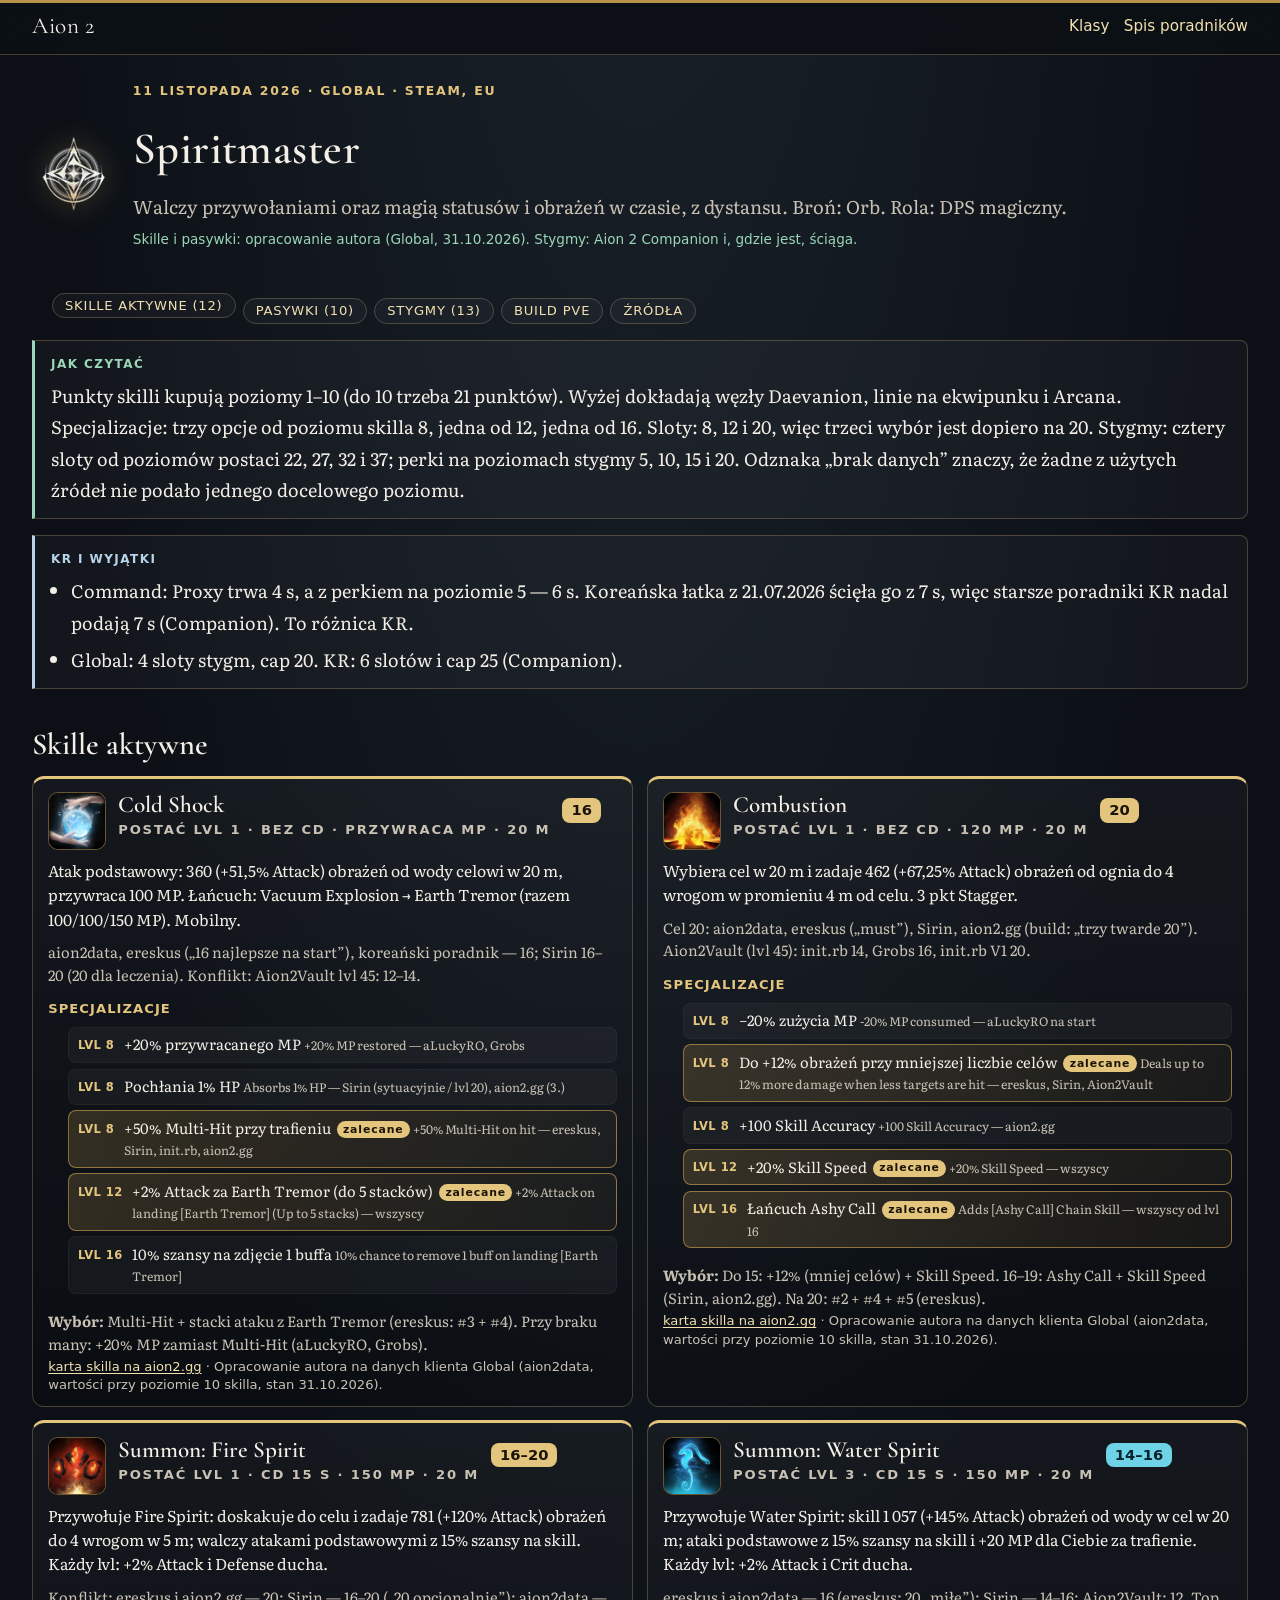
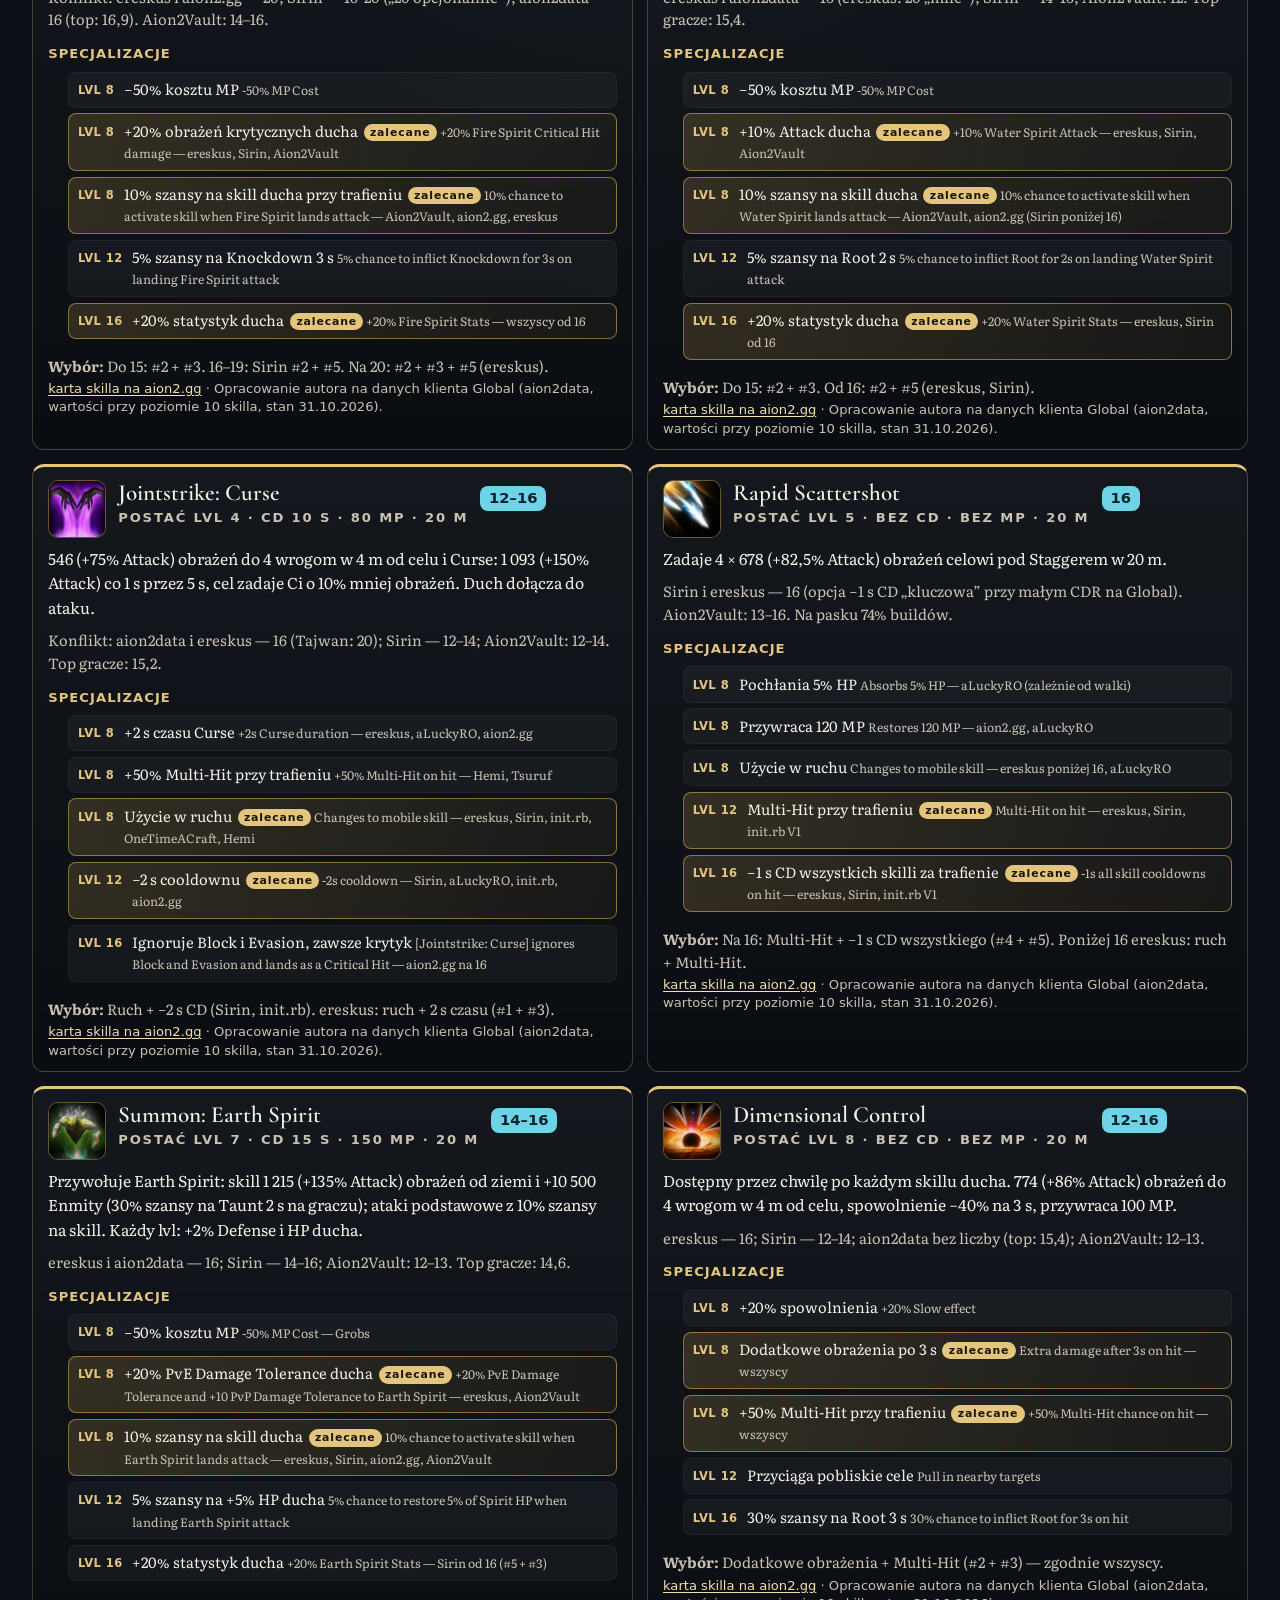
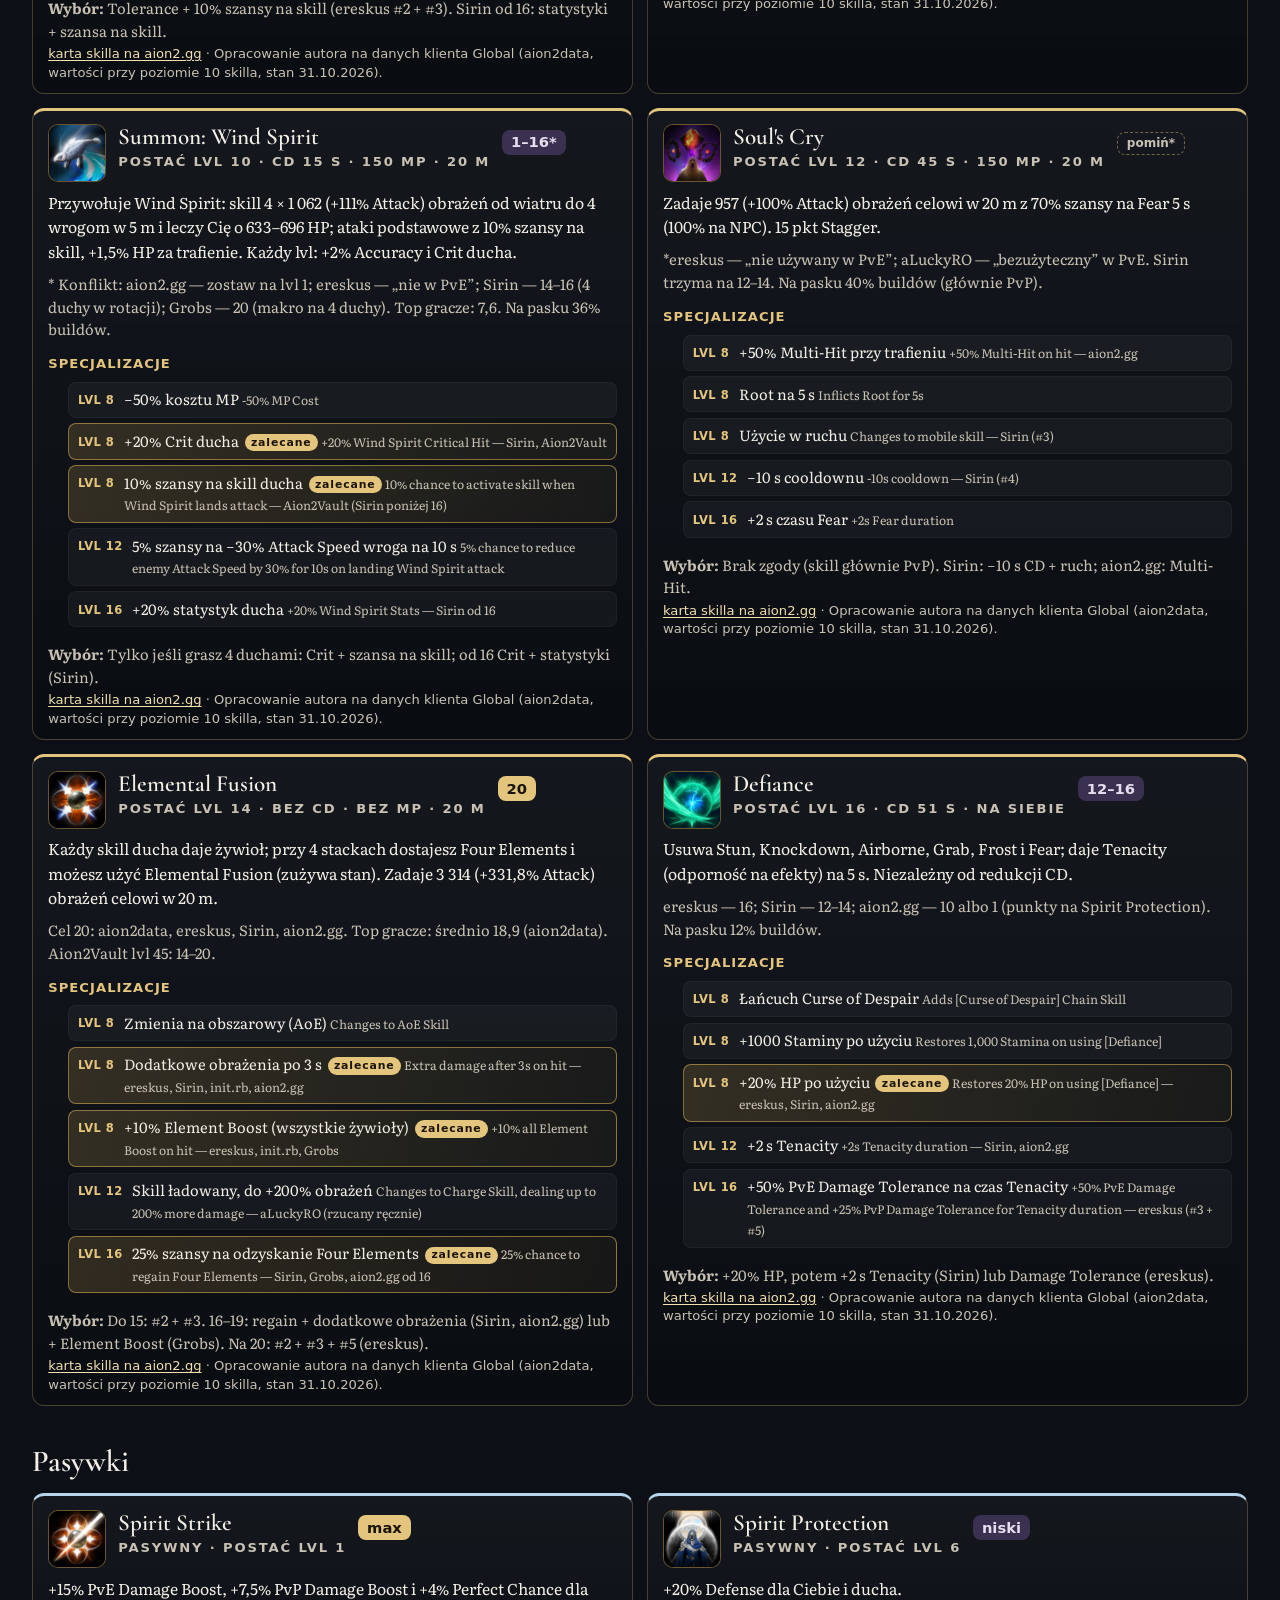
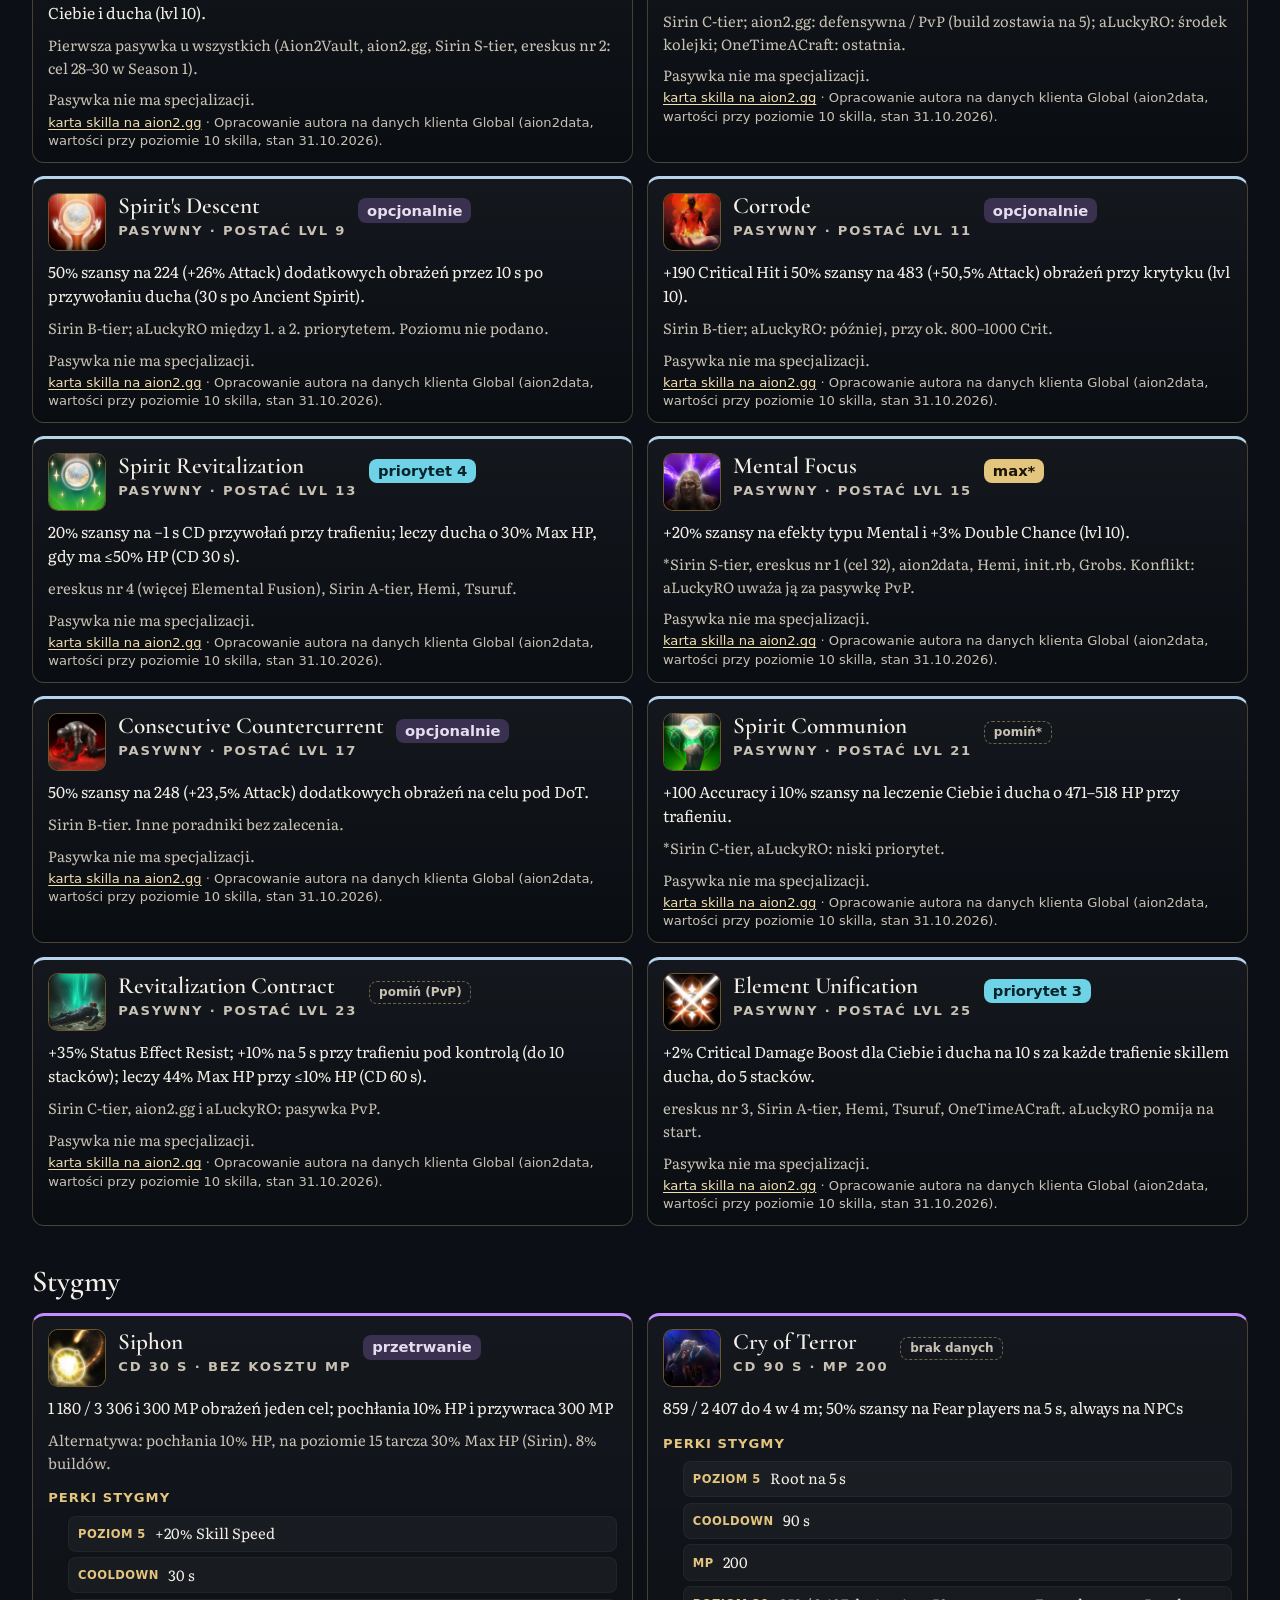
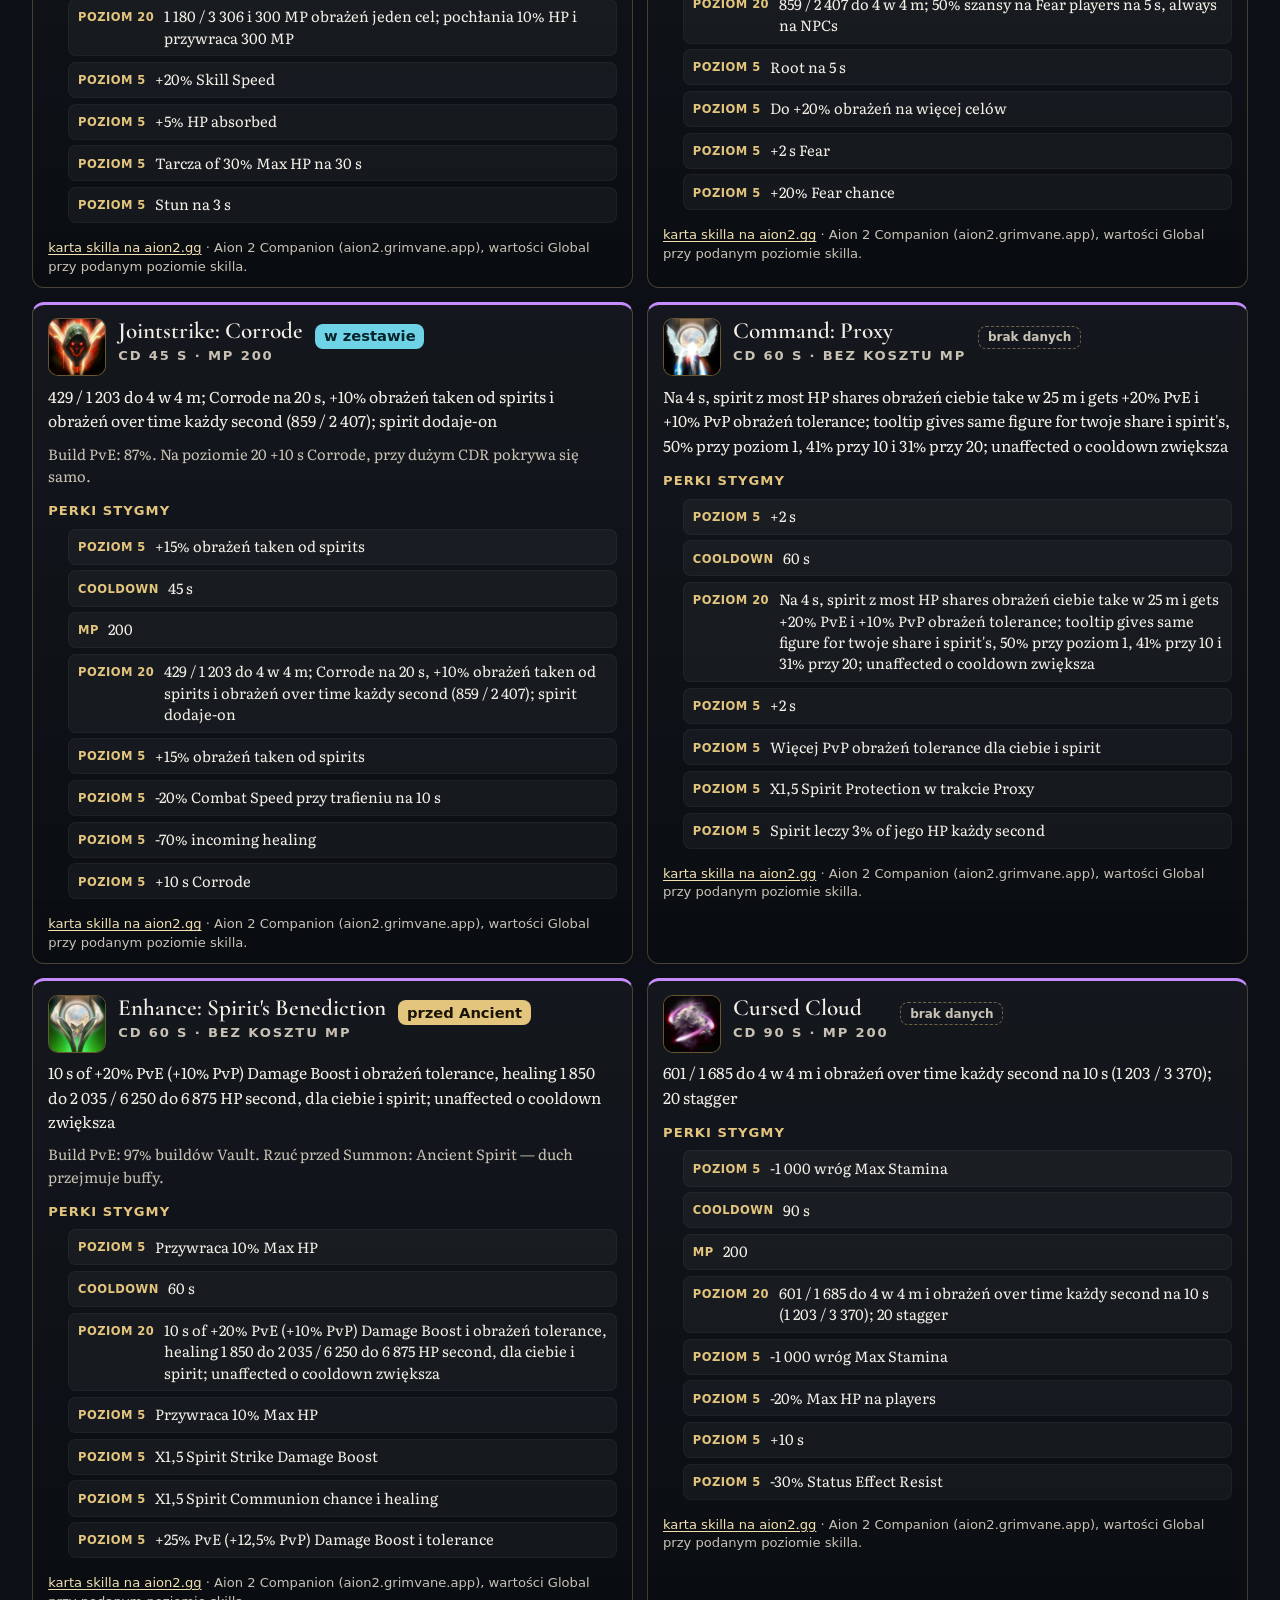
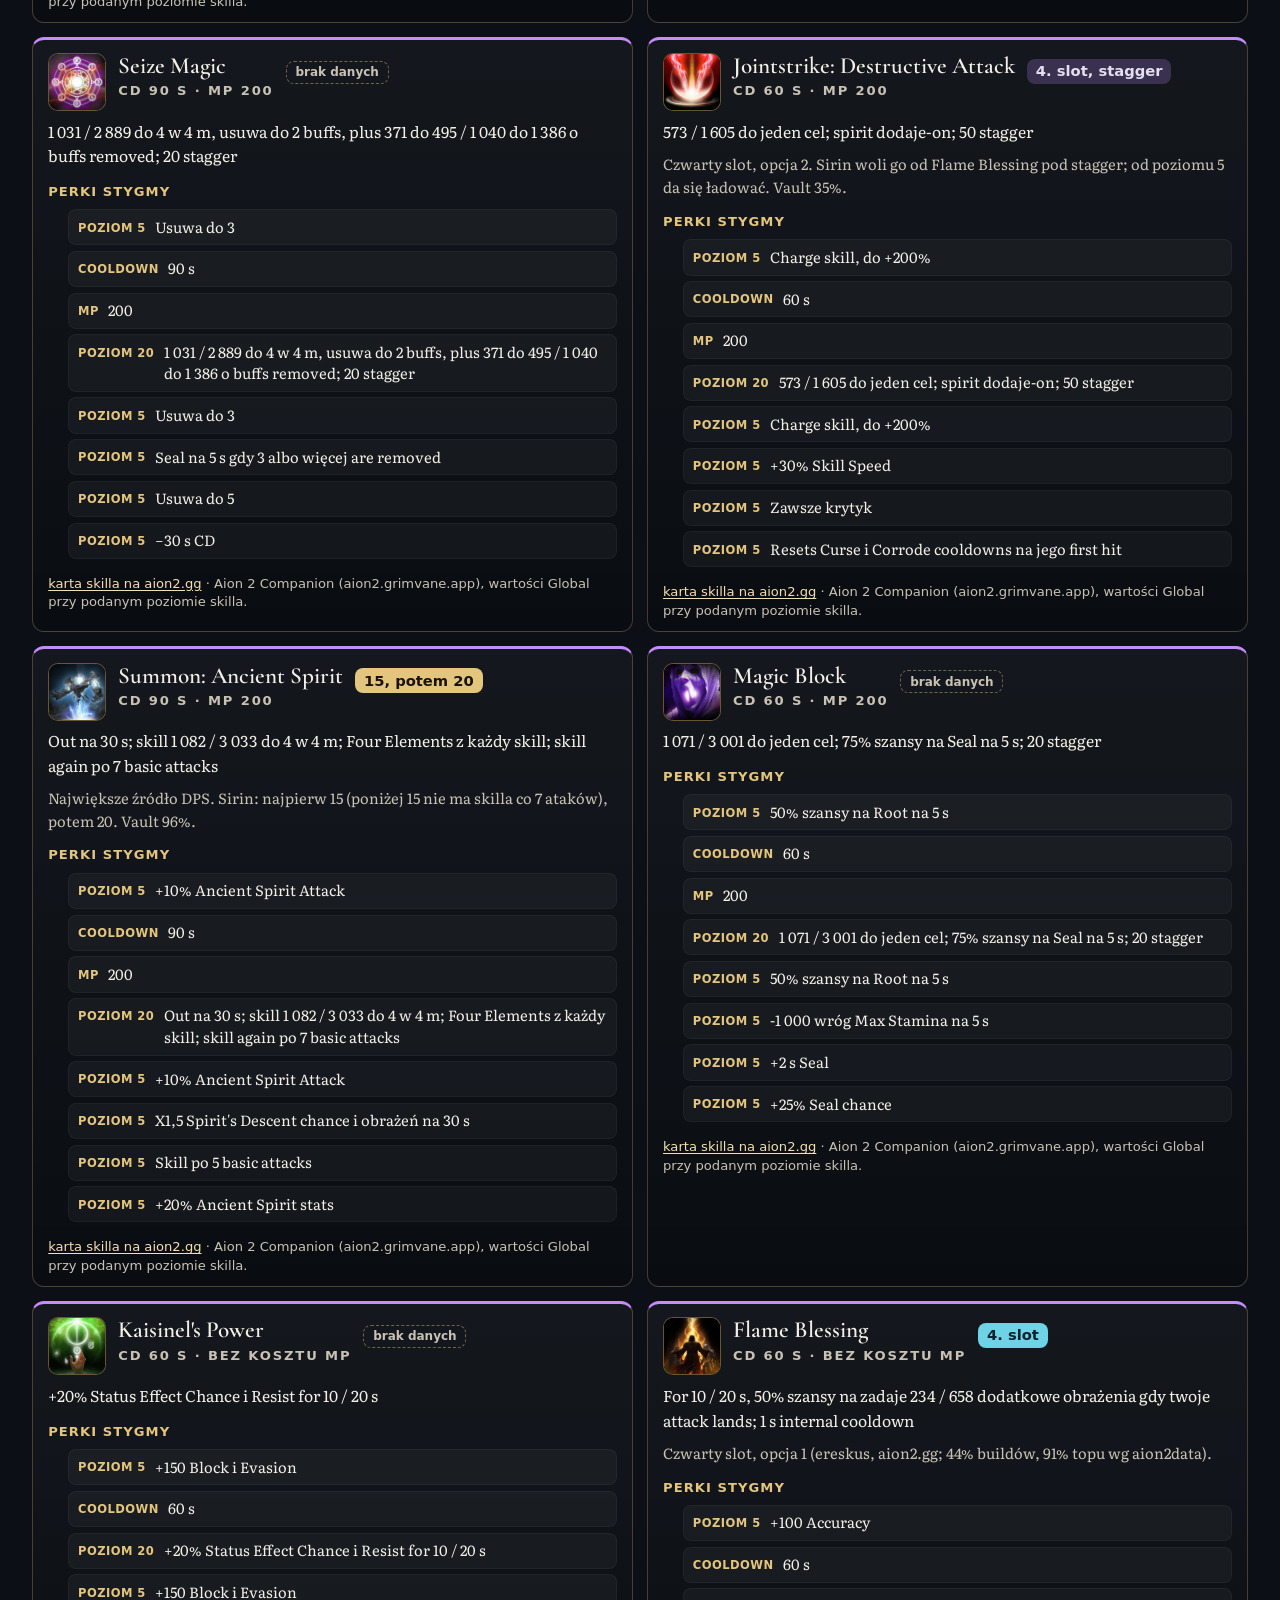
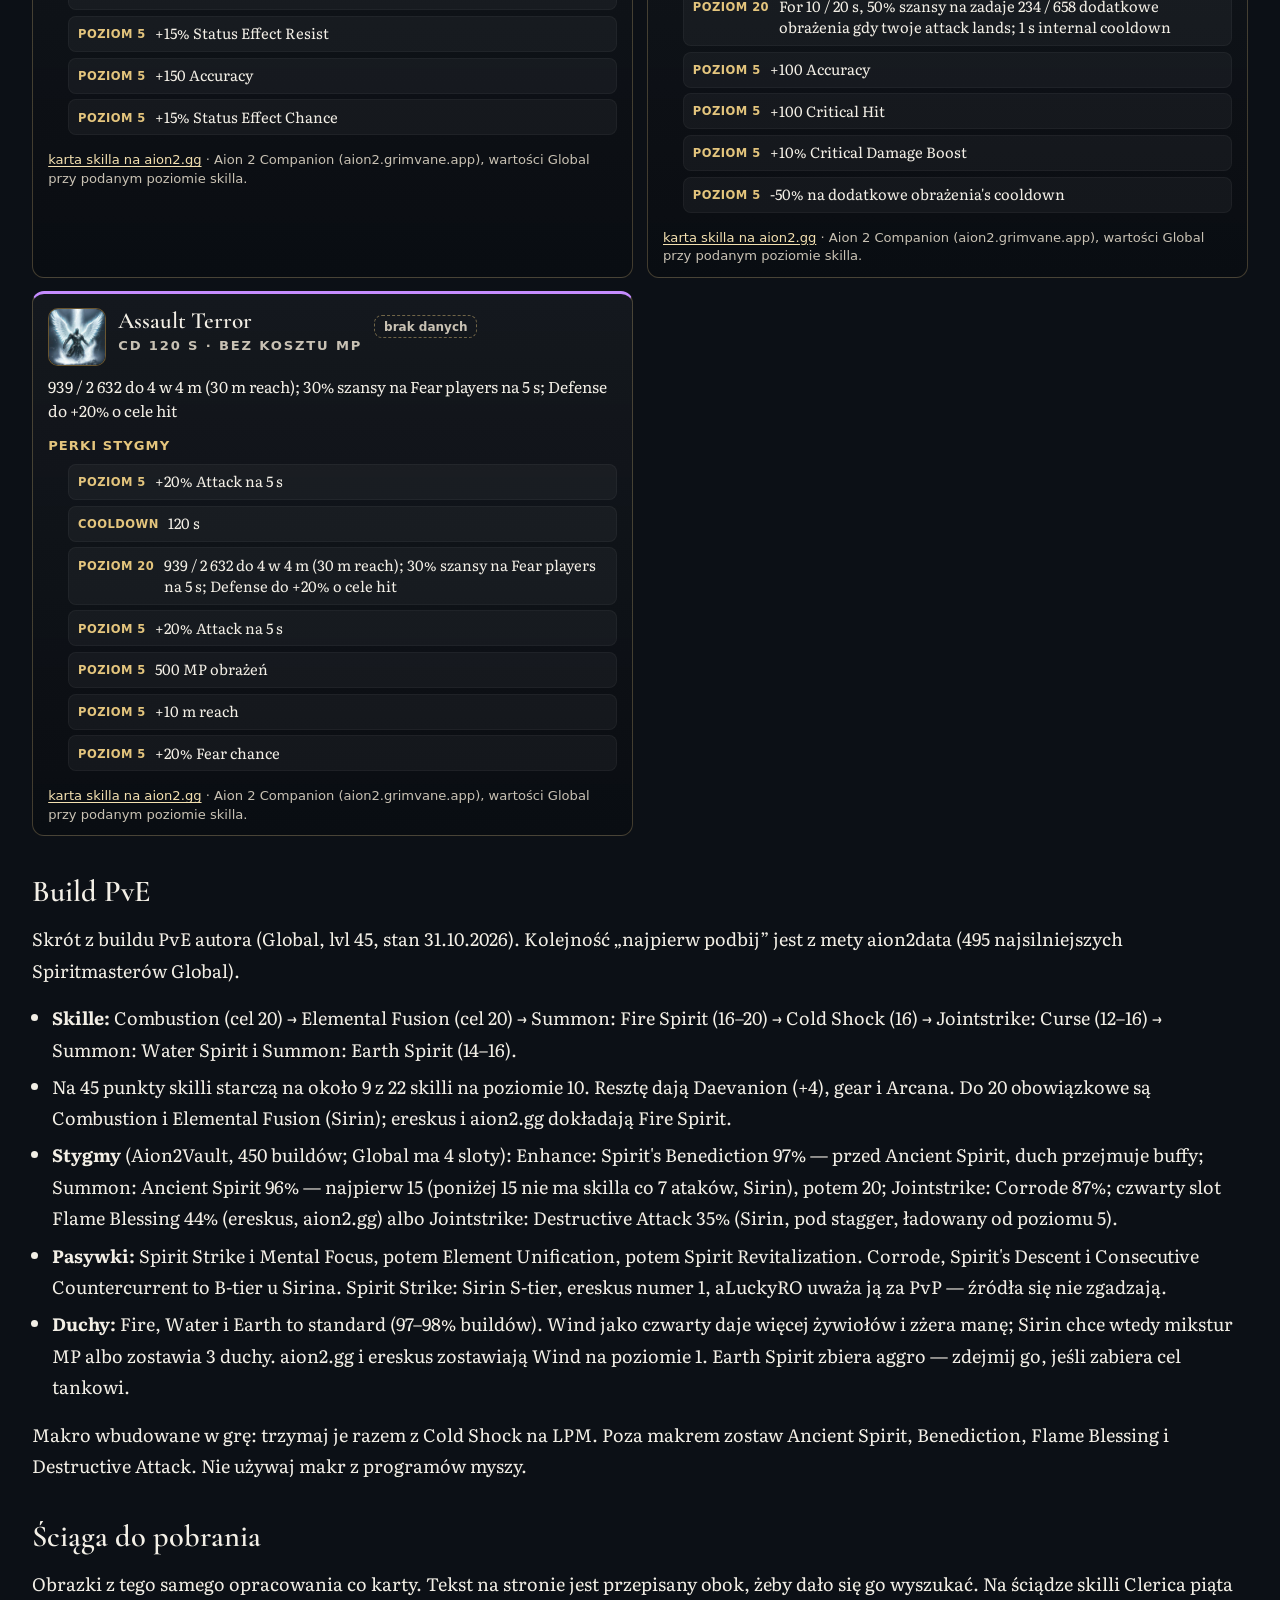
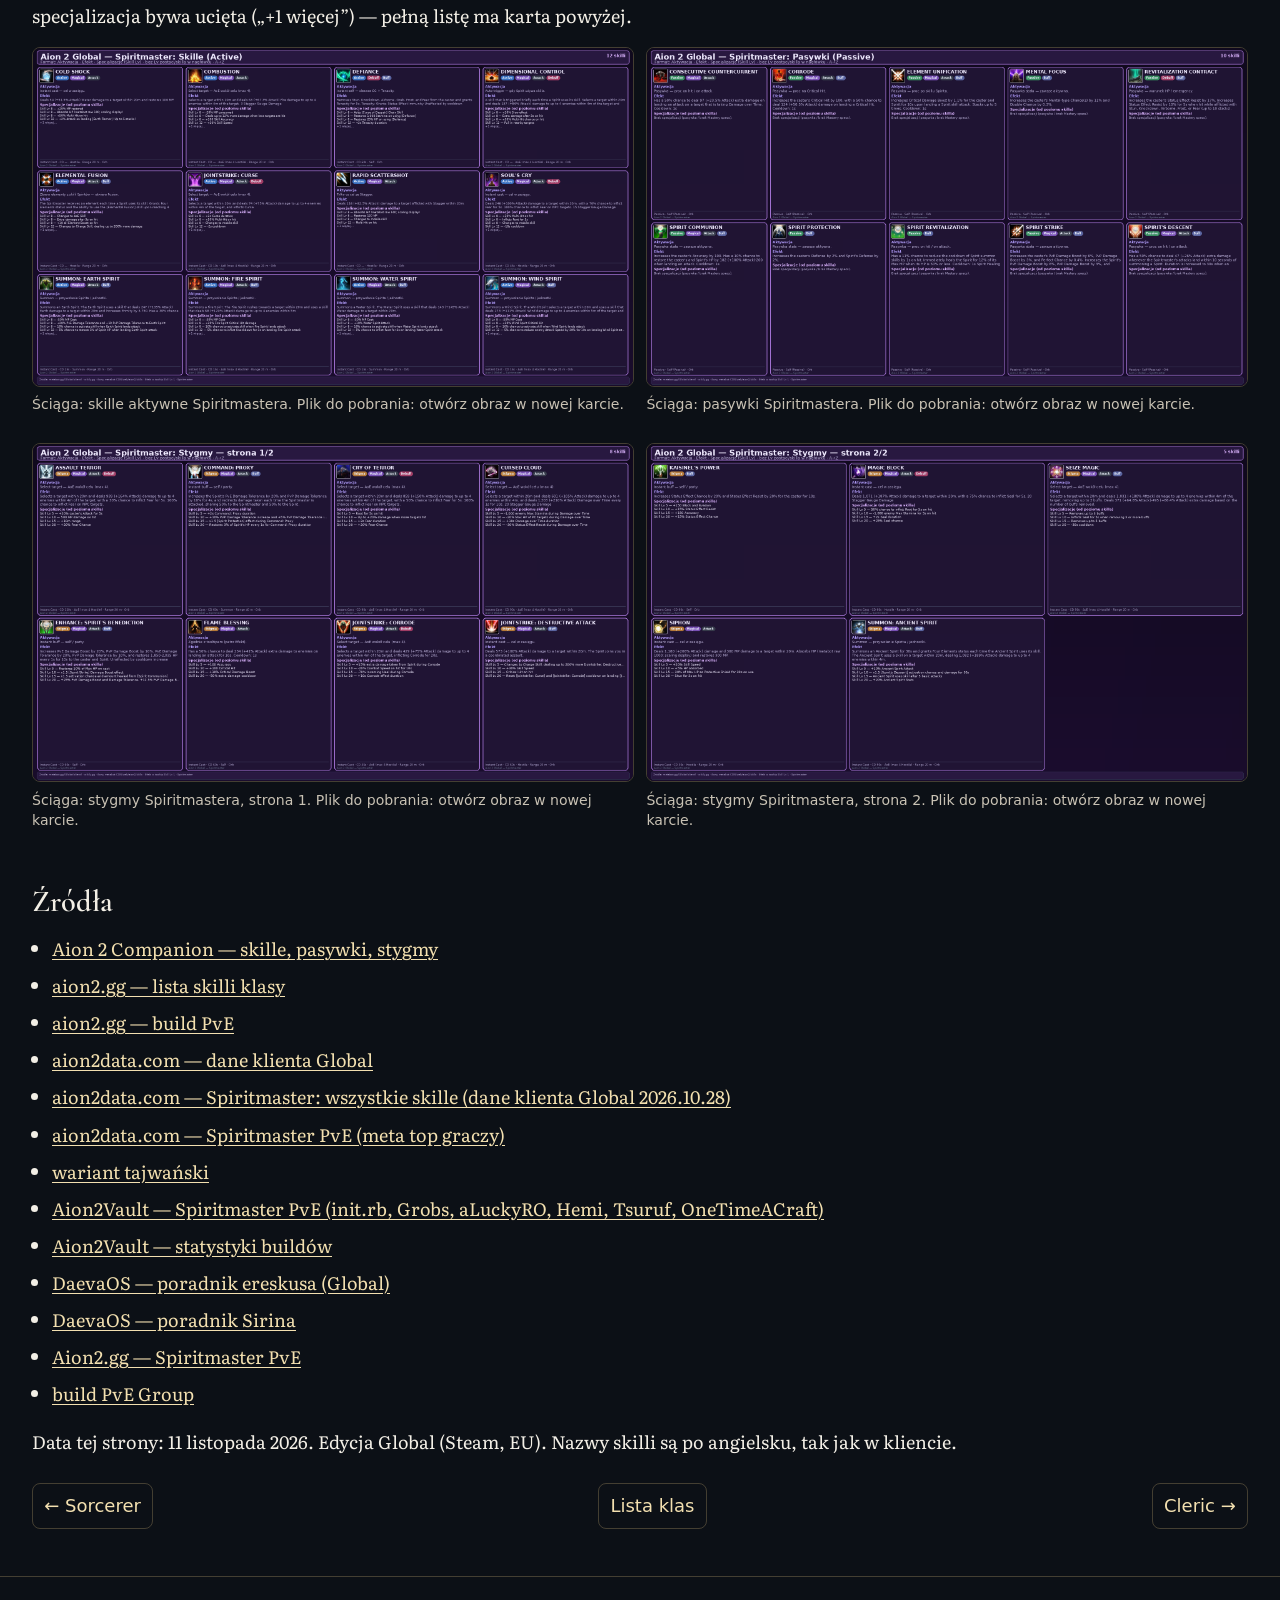
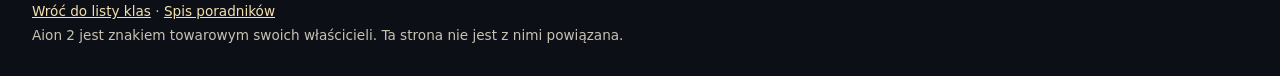
<file: poradniki/klasy/spiritmaster.html>
<!DOCTYPE html>
<html lang="pl">
<head>
  <meta charset="utf-8">
  <meta name="viewport" content="width=device-width, initial-scale=1">
  <title>Spiritmaster: skille, pasywki i stygmy – Aion 2</title>
  <meta name="description" content="Spiritmaster (DPS magiczny, Orb) w Aion 2 Global: skille aktywne, pasywki i stygmy.">
  <meta name="color-scheme" content="dark">
  <meta name="theme-color" content="#0c1016">
  <link rel="icon" href="../../favicon.svg" type="image/svg+xml">
  <link rel="preconnect" href="https://fonts.googleapis.com">
  <link rel="preconnect" href="https://fonts.gstatic.com" crossorigin>
  <link rel="stylesheet" href="https://fonts.googleapis.com/css2?family=Cormorant+Garamond:wght@600;700&amp;family=Literata:ital,wght@0,400;0,600;0,700;1,400&amp;display=swap">
  <link rel="stylesheet" href="../../css/style.css">
  <link rel="stylesheet" href="klasy.css">
</head>
<body class="strona-klas">
  <a class="pomin" href="#tresc">Przejdź do treści</a>
  <header class="pasek">
    <div class="kontener pasek-wiersz">
      <a class="marka" href="../../index.html">Aion 2</a>
      <nav aria-label="Nawigacja">
        <a href="index.html">Klasy</a>
        <a href="../../index.html#spis">Spis poradników</a>
      </nav>
    </div>
  </header>
  <main id="tresc" class="kontener artykul">
<article>
<header class="naglowek-klasy">
<img src="ikony/emblematy/spiritmaster.webp" alt="">
<p class="meta"><time datetime="2026-11-11">11 listopada 2026</time> · Global · Steam, EU</p>
<h1>Spiritmaster</h1>
<p class="lead">Walczy przywołaniami oraz magią statusów i obrażeń w czasie, z dystansu. Broń: Orb. Rola: DPS magiczny.</p>
<p class="komplet pelne">Skille i pasywki: opracowanie autora (Global, 31.10.2026). Stygmy: Aion 2 Companion i, gdzie jest, ściąga.</p>
</header>
<ul class="spis-sekcji">
<li><a href="#skille">Skille aktywne (12)</a></li>
<li><a href="#pasywki">Pasywki (10)</a></li>
<li><a href="#stygmy">Stygmy (13)</a></li>
<li><a href="#build">Build PvE</a></li>
<li><a href="#zrodla">Źródła</a></li>
</ul>
<aside class="ramka ramka-wskazowka"><p class="ramka-etykieta">Jak czytać</p>
<p>Punkty skilli kupują poziomy 1–10 (do 10 trzeba 21 punktów). Wyżej dokładają węzły Daevanion, linie na ekwipunku i Arcana. Specjalizacje: trzy opcje od poziomu skilla 8, jedna od 12, jedna od 16. Sloty: 8, 12 i 20, więc trzeci wybór jest dopiero na 20. Stygmy: cztery sloty od poziomów postaci 22, 27, 32 i 37; perki na poziomach stygmy 5, 10, 15 i 20. Odznaka „brak danych” znaczy, że żadne z użytych źródeł nie podało jednego docelowego poziomu.</p>
</aside>
<aside class="ramka ramka-uwaga"><p class="ramka-etykieta">KR i wyjątki</p><ul><li>Command: Proxy trwa 4 s, a z perkiem na poziomie 5 — 6 s. Koreańska łatka z 21.07.2026 ścięła go z 7 s, więc starsze poradniki KR nadal podają 7 s (Companion). To różnica KR.</li><li>Global: 4 sloty stygm, cap 20. KR: 6 slotów i cap 25 (Companion).</li></ul></aside>
<section id="skille"><h2>Skille aktywne</h2><div class="siatka-skilli"><article class="skill aktywny" id="cold-shock">
<div class="skill-gora"><img class="ikona" src="ikony/spiritmaster/16010000.webp" alt="" width="64" height="64"><div><h3>Cold Shock</h3><p class="meta">Postać lvl 1 · bez CD · przywraca MP · 20 m</p></div>
<p class="priorytet"><span class="lv lv-max">16</span></p></div>
<p class="opis">Atak podstawowy: 360 (+51,5% Attack) obrażeń od wody celowi w 20 m, przywraca 100 MP. Łańcuch: Vacuum Explosion → Earth Tremor (razem 100/100/150 MP). Mobilny.</p>

<p class="nota">aion2data, ereskus („16 najlepsze na start”), koreański poradnik — 16; Sirin 16–20 (20 dla leczenia). Konflikt: Aion2Vault lvl 45: 12–14.</p>
<h4>Specjalizacje</h4><ul class="opcje"><li class=""><span class="ol">lvl 8</span><div>+20% przywracanego MP <small>+20% MP restored — aLuckyRO, Grobs</small></div></li><li class=""><span class="ol">lvl 8</span><div>Pochłania 1% HP <small>Absorbs 1% HP — Sirin (sytuacyjnie / lvl 20), aion2.gg (3.)</small></div></li><li class="zalecane"><span class="ol">lvl 8</span><div>+50% Multi-Hit przy trafieniu<span class="znacznik">zalecane</span> <small>+50% Multi-Hit on hit — ereskus, Sirin, init.rb, aion2.gg</small></div></li><li class="zalecane"><span class="ol">lvl 12</span><div>+2% Attack za Earth Tremor (do 5 stacków)<span class="znacznik">zalecane</span> <small>+2% Attack on landing [Earth Tremor] (Up to 5 stacks) — wszyscy</small></div></li><li class=""><span class="ol">lvl 16</span><div>10% szansy na zdjęcie 1 buffa <small>10% chance to remove 1 buff on landing [Earth Tremor]</small></div></li></ul>
<p class="wybor"><strong>Wybór:</strong> Multi-Hit + stacki ataku z Earth Tremor (ereskus: #3 + #4). Przy braku many: +20% MP zamiast Multi-Hit (aLuckyRO, Grobs).</p>
<p class="zrodla"><a href="https://aion2.gg/database/skills/cold-shock-16010000">karta skilla na aion2.gg</a> · Opracowanie autora na danych klienta Global (aion2data, wartości przy poziomie 10 skilla, stan 31.10.2026).</p>
</article>
<article class="skill aktywny" id="combustion">
<div class="skill-gora"><img class="ikona" src="ikony/spiritmaster/16040000.webp" alt="" width="64" height="64"><div><h3>Combustion</h3><p class="meta">Postać lvl 1 · bez CD · 120 MP · 20 m</p></div>
<p class="priorytet"><span class="lv lv-max">20</span></p></div>
<p class="opis">Wybiera cel w 20 m i zadaje 462 (+67,25% Attack) obrażeń od ognia do 4 wrogom w promieniu 4 m od celu. 3 pkt Stagger.</p>

<p class="nota">Cel 20: aion2data, ereskus („must”), Sirin, aion2.gg (build: „trzy twarde 20”). Aion2Vault (lvl 45): init.rb 14, Grobs 16, init.rb V1 20.</p>
<h4>Specjalizacje</h4><ul class="opcje"><li class=""><span class="ol">lvl 8</span><div>−20% zużycia MP <small>-20% MP consumed — aLuckyRO na start</small></div></li><li class="zalecane"><span class="ol">lvl 8</span><div>Do +12% obrażeń przy mniejszej liczbie celów<span class="znacznik">zalecane</span> <small>Deals up to 12% more damage when less targets are hit — ereskus, Sirin, Aion2Vault</small></div></li><li class=""><span class="ol">lvl 8</span><div>+100 Skill Accuracy <small>+100 Skill Accuracy — aion2.gg</small></div></li><li class="zalecane"><span class="ol">lvl 12</span><div>+20% Skill Speed<span class="znacznik">zalecane</span> <small>+20% Skill Speed — wszyscy</small></div></li><li class="zalecane"><span class="ol">lvl 16</span><div>Łańcuch Ashy Call<span class="znacznik">zalecane</span> <small>Adds [Ashy Call] Chain Skill — wszyscy od lvl 16</small></div></li></ul>
<p class="wybor"><strong>Wybór:</strong> Do 15: +12% (mniej celów) + Skill Speed. 16–19: Ashy Call + Skill Speed (Sirin, aion2.gg). Na 20: #2 + #4 + #5 (ereskus).</p>
<p class="zrodla"><a href="https://aion2.gg/database/skills/combustion-16040000">karta skilla na aion2.gg</a> · Opracowanie autora na danych klienta Global (aion2data, wartości przy poziomie 10 skilla, stan 31.10.2026).</p>
</article>
<article class="skill aktywny" id="summon-fire-spirit">
<div class="skill-gora"><img class="ikona" src="ikony/spiritmaster/16100000.webp" alt="" width="64" height="64"><div><h3>Summon: Fire Spirit</h3><p class="meta">Postać lvl 1 · CD 15 s · 150 MP · 20 m</p></div>
<p class="priorytet"><span class="lv lv-max">16–20</span></p></div>
<p class="opis">Przywołuje Fire Spirit: doskakuje do celu i zadaje 781 (+120% Attack) obrażeń do 4 wrogom w 5 m; walczy atakami podstawowymi z 15% szansy na skill. Każdy lvl: +2% Attack i Defense ducha.</p>

<p class="nota">Konflikt: ereskus i aion2.gg — 20; Sirin — 16–20 („20 opcjonalnie”); aion2data — 16 (top: 16,9). Aion2Vault: 14–16.</p>
<h4>Specjalizacje</h4><ul class="opcje"><li class=""><span class="ol">lvl 8</span><div>−50% kosztu MP <small>-50% MP Cost</small></div></li><li class="zalecane"><span class="ol">lvl 8</span><div>+20% obrażeń krytycznych ducha<span class="znacznik">zalecane</span> <small>+20% Fire Spirit Critical Hit damage — ereskus, Sirin, Aion2Vault</small></div></li><li class="zalecane"><span class="ol">lvl 8</span><div>10% szansy na skill ducha przy trafieniu<span class="znacznik">zalecane</span> <small>10% chance to activate skill when Fire Spirit lands attack — Aion2Vault, aion2.gg, ereskus</small></div></li><li class=""><span class="ol">lvl 12</span><div>5% szansy na Knockdown 3 s <small>5% chance to inflict Knockdown for 3s on landing Fire Spirit attack</small></div></li><li class="zalecane"><span class="ol">lvl 16</span><div>+20% statystyk ducha<span class="znacznik">zalecane</span> <small>+20% Fire Spirit Stats — wszyscy od 16</small></div></li></ul>
<p class="wybor"><strong>Wybór:</strong> Do 15: #2 + #3. 16–19: Sirin #2 + #5. Na 20: #2 + #3 + #5 (ereskus).</p>
<p class="zrodla"><a href="https://aion2.gg/database/skills/summon-fire-spirit-16100000">karta skilla na aion2.gg</a> · Opracowanie autora na danych klienta Global (aion2data, wartości przy poziomie 10 skilla, stan 31.10.2026).</p>
</article>
<article class="skill aktywny" id="summon-water-spirit">
<div class="skill-gora"><img class="ikona" src="ikony/spiritmaster/16110000.webp" alt="" width="64" height="64"><div><h3>Summon: Water Spirit</h3><p class="meta">Postać lvl 3 · CD 15 s · 150 MP · 20 m</p></div>
<p class="priorytet"><span class="lv lv-mid">14–16</span></p></div>
<p class="opis">Przywołuje Water Spirit: skill 1 057 (+145% Attack) obrażeń od wody w cel w 20 m; ataki podstawowe z 15% szansy na skill i +20 MP dla Ciebie za trafienie. Każdy lvl: +2% Attack i Crit ducha.</p>

<p class="nota">ereskus i aion2data — 16 (ereskus: 20 „miłe”); Sirin — 14–16; Aion2Vault: 12. Top gracze: 15,4.</p>
<h4>Specjalizacje</h4><ul class="opcje"><li class=""><span class="ol">lvl 8</span><div>−50% kosztu MP <small>-50% MP Cost</small></div></li><li class="zalecane"><span class="ol">lvl 8</span><div>+10% Attack ducha<span class="znacznik">zalecane</span> <small>+10% Water Spirit Attack — ereskus, Sirin, Aion2Vault</small></div></li><li class="zalecane"><span class="ol">lvl 8</span><div>10% szansy na skill ducha<span class="znacznik">zalecane</span> <small>10% chance to activate skill when Water Spirit lands attack — Aion2Vault, aion2.gg (Sirin poniżej 16)</small></div></li><li class=""><span class="ol">lvl 12</span><div>5% szansy na Root 2 s <small>5% chance to inflict Root for 2s on landing Water Spirit attack</small></div></li><li class="zalecane"><span class="ol">lvl 16</span><div>+20% statystyk ducha<span class="znacznik">zalecane</span> <small>+20% Water Spirit Stats — ereskus, Sirin od 16</small></div></li></ul>
<p class="wybor"><strong>Wybór:</strong> Do 15: #2 + #3. Od 16: #2 + #5 (ereskus, Sirin).</p>
<p class="zrodla"><a href="https://aion2.gg/database/skills/summon-water-spirit-16110000">karta skilla na aion2.gg</a> · Opracowanie autora na danych klienta Global (aion2data, wartości przy poziomie 10 skilla, stan 31.10.2026).</p>
</article>
<article class="skill aktywny" id="jointstrike-curse">
<div class="skill-gora"><img class="ikona" src="ikony/spiritmaster/16140000.webp" alt="" width="64" height="64"><div><h3>Jointstrike: Curse</h3><p class="meta">Postać lvl 4 · CD 10 s · 80 MP · 20 m</p></div>
<p class="priorytet"><span class="lv lv-mid">12–16</span></p></div>
<p class="opis">546 (+75% Attack) obrażeń do 4 wrogom w 4 m od celu i Curse: 1 093 (+150% Attack) co 1 s przez 5 s, cel zadaje Ci o 10% mniej obrażeń. Duch dołącza do ataku.</p>

<p class="nota">Konflikt: aion2data i ereskus — 16 (Tajwan: 20); Sirin — 12–14; Aion2Vault: 12–14. Top gracze: 15,2.</p>
<h4>Specjalizacje</h4><ul class="opcje"><li class=""><span class="ol">lvl 8</span><div>+2 s czasu Curse <small>+2s Curse duration — ereskus, aLuckyRO, aion2.gg</small></div></li><li class=""><span class="ol">lvl 8</span><div>+50% Multi-Hit przy trafieniu <small>+50% Multi-Hit on hit — Hemi, Tsuruf</small></div></li><li class="zalecane"><span class="ol">lvl 8</span><div>Użycie w ruchu<span class="znacznik">zalecane</span> <small>Changes to mobile skill — ereskus, Sirin, init.rb, OneTimeACraft, Hemi</small></div></li><li class="zalecane"><span class="ol">lvl 12</span><div>−2 s cooldownu<span class="znacznik">zalecane</span> <small>-2s cooldown — Sirin, aLuckyRO, init.rb, aion2.gg</small></div></li><li class=""><span class="ol">lvl 16</span><div>Ignoruje Block i Evasion, zawsze krytyk <small>[Jointstrike: Curse] ignores Block and Evasion and lands as a Critical Hit — aion2.gg na 16</small></div></li></ul>
<p class="wybor"><strong>Wybór:</strong> Ruch + −2 s CD (Sirin, init.rb). ereskus: ruch + 2 s czasu (#1 + #3).</p>
<p class="zrodla"><a href="https://aion2.gg/database/skills/jointstrike-curse-16140000">karta skilla na aion2.gg</a> · Opracowanie autora na danych klienta Global (aion2data, wartości przy poziomie 10 skilla, stan 31.10.2026).</p>
</article>
<article class="skill aktywny" id="rapid-scattershot">
<div class="skill-gora"><img class="ikona" src="ikony/spiritmaster/16340000.webp" alt="" width="64" height="64"><div><h3>Rapid Scattershot</h3><p class="meta">Postać lvl 5 · bez CD · bez MP · 20 m</p></div>
<p class="priorytet"><span class="lv lv-mid">16</span></p></div>
<p class="opis">Zadaje 4 × 678 (+82,5% Attack) obrażeń celowi pod Staggerem w 20 m.</p>

<p class="nota">Sirin i ereskus — 16 (opcja −1 s CD „kluczowa” przy małym CDR na Global). Aion2Vault: 13–16. Na pasku 74% buildów.</p>
<h4>Specjalizacje</h4><ul class="opcje"><li class=""><span class="ol">lvl 8</span><div>Pochłania 5% HP <small>Absorbs 5% HP — aLuckyRO (zależnie od walki)</small></div></li><li class=""><span class="ol">lvl 8</span><div>Przywraca 120 MP <small>Restores 120 MP — aion2.gg, aLuckyRO</small></div></li><li class=""><span class="ol">lvl 8</span><div>Użycie w ruchu <small>Changes to mobile skill — ereskus poniżej 16, aLuckyRO</small></div></li><li class="zalecane"><span class="ol">lvl 12</span><div>Multi-Hit przy trafieniu<span class="znacznik">zalecane</span> <small>Multi-Hit on hit — ereskus, Sirin, init.rb V1</small></div></li><li class="zalecane"><span class="ol">lvl 16</span><div>−1 s CD wszystkich skilli za trafienie<span class="znacznik">zalecane</span> <small>-1s all skill cooldowns on hit — ereskus, Sirin, init.rb V1</small></div></li></ul>
<p class="wybor"><strong>Wybór:</strong> Na 16: Multi-Hit + −1 s CD wszystkiego (#4 + #5). Poniżej 16 ereskus: ruch + Multi-Hit.</p>
<p class="zrodla"><a href="https://aion2.gg/database/skills/rapid-scattershot-16340000">karta skilla na aion2.gg</a> · Opracowanie autora na danych klienta Global (aion2data, wartości przy poziomie 10 skilla, stan 31.10.2026).</p>
</article>
<article class="skill aktywny" id="summon-earth-spirit">
<div class="skill-gora"><img class="ikona" src="ikony/spiritmaster/16130000.webp" alt="" width="64" height="64"><div><h3>Summon: Earth Spirit</h3><p class="meta">Postać lvl 7 · CD 15 s · 150 MP · 20 m</p></div>
<p class="priorytet"><span class="lv lv-mid">14–16</span></p></div>
<p class="opis">Przywołuje Earth Spirit: skill 1 215 (+135% Attack) obrażeń od ziemi i +10 500 Enmity (30% szansy na Taunt 2 s na graczu); ataki podstawowe z 10% szansy na skill. Każdy lvl: +2% Defense i HP ducha.</p>

<p class="nota">ereskus i aion2data — 16; Sirin — 14–16; Aion2Vault: 12–13. Top gracze: 14,6.</p>
<h4>Specjalizacje</h4><ul class="opcje"><li class=""><span class="ol">lvl 8</span><div>−50% kosztu MP <small>-50% MP Cost — Grobs</small></div></li><li class="zalecane"><span class="ol">lvl 8</span><div>+20% PvE Damage Tolerance ducha<span class="znacznik">zalecane</span> <small>+20% PvE Damage Tolerance and +10 PvP Damage Tolerance to Earth Spirit — ereskus, Aion2Vault</small></div></li><li class="zalecane"><span class="ol">lvl 8</span><div>10% szansy na skill ducha<span class="znacznik">zalecane</span> <small>10% chance to activate skill when Earth Spirit lands attack — ereskus, Sirin, aion2.gg, Aion2Vault</small></div></li><li class=""><span class="ol">lvl 12</span><div>5% szansy na +5% HP ducha <small>5% chance to restore 5% of Spirit HP when landing Earth Spirit attack</small></div></li><li class=""><span class="ol">lvl 16</span><div>+20% statystyk ducha <small>+20% Earth Spirit Stats — Sirin od 16 (#5 + #3)</small></div></li></ul>
<p class="wybor"><strong>Wybór:</strong> Tolerance + 10% szansy na skill (ereskus #2 + #3). Sirin od 16: statystyki + szansa na skill.</p>
<p class="zrodla"><a href="https://aion2.gg/database/skills/summon-earth-spirit-16130000">karta skilla na aion2.gg</a> · Opracowanie autora na danych klienta Global (aion2data, wartości przy poziomie 10 skilla, stan 31.10.2026).</p>
</article>
<article class="skill aktywny" id="dimensional-control">
<div class="skill-gora"><img class="ikona" src="ikony/spiritmaster/16330000.webp" alt="" width="64" height="64"><div><h3>Dimensional Control</h3><p class="meta">Postać lvl 8 · bez CD · bez MP · 20 m</p></div>
<p class="priorytet"><span class="lv lv-mid">12–16</span></p></div>
<p class="opis">Dostępny przez chwilę po każdym skillu ducha. 774 (+86% Attack) obrażeń do 4 wrogom w 4 m od celu, spowolnienie −40% na 3 s, przywraca 100 MP.</p>

<p class="nota">ereskus — 16; Sirin — 12–14; aion2data bez liczby (top: 15,4); Aion2Vault: 12–13.</p>
<h4>Specjalizacje</h4><ul class="opcje"><li class=""><span class="ol">lvl 8</span><div>+20% spowolnienia <small>+20% Slow effect</small></div></li><li class="zalecane"><span class="ol">lvl 8</span><div>Dodatkowe obrażenia po 3 s<span class="znacznik">zalecane</span> <small>Extra damage after 3s on hit — wszyscy</small></div></li><li class="zalecane"><span class="ol">lvl 8</span><div>+50% Multi-Hit przy trafieniu<span class="znacznik">zalecane</span> <small>+50% Multi-Hit chance on hit — wszyscy</small></div></li><li class=""><span class="ol">lvl 12</span><div>Przyciąga pobliskie cele <small>Pull in nearby targets</small></div></li><li class=""><span class="ol">lvl 16</span><div>30% szansy na Root 3 s <small>30% chance to inflict Root for 3s on hit</small></div></li></ul>
<p class="wybor"><strong>Wybór:</strong> Dodatkowe obrażenia + Multi-Hit (#2 + #3) — zgodnie wszyscy.</p>
<p class="zrodla"><a href="https://aion2.gg/database/skills/dimensional-control-16330000">karta skilla na aion2.gg</a> · Opracowanie autora na danych klienta Global (aion2data, wartości przy poziomie 10 skilla, stan 31.10.2026).</p>
</article>
<article class="skill aktywny" id="summon-wind-spirit">
<div class="skill-gora"><img class="ikona" src="ikony/spiritmaster/16120000.webp" alt="" width="64" height="64"><div><h3>Summon: Wind Spirit</h3><p class="meta">Postać lvl 10 · CD 15 s · 150 MP · 20 m</p></div>
<p class="priorytet"><span class="lv lv-low">1–16*</span></p></div>
<p class="opis">Przywołuje Wind Spirit: skill 4 × 1 062 (+111% Attack) obrażeń od wiatru do 4 wrogom w 5 m i leczy Cię o 633–696 HP; ataki podstawowe z 10% szansy na skill, +1,5% HP za trafienie. Każdy lvl: +2% Accuracy i Crit ducha.</p>

<p class="nota">* Konflikt: aion2.gg — zostaw na lvl 1; ereskus — „nie w PvE”; Sirin — 14–16 (4 duchy w rotacji); Grobs — 20 (makro na 4 duchy). Top gracze: 7,6. Na pasku 36% buildów.</p>
<h4>Specjalizacje</h4><ul class="opcje"><li class=""><span class="ol">lvl 8</span><div>−50% kosztu MP <small>-50% MP Cost</small></div></li><li class="zalecane"><span class="ol">lvl 8</span><div>+20% Crit ducha<span class="znacznik">zalecane</span> <small>+20% Wind Spirit Critical Hit — Sirin, Aion2Vault</small></div></li><li class="zalecane"><span class="ol">lvl 8</span><div>10% szansy na skill ducha<span class="znacznik">zalecane</span> <small>10% chance to activate skill when Wind Spirit lands attack — Aion2Vault (Sirin poniżej 16)</small></div></li><li class=""><span class="ol">lvl 12</span><div>5% szansy na −30% Attack Speed wroga na 10 s <small>5% chance to reduce enemy Attack Speed by 30% for 10s on landing Wind Spirit attack</small></div></li><li class=""><span class="ol">lvl 16</span><div>+20% statystyk ducha <small>+20% Wind Spirit Stats — Sirin od 16</small></div></li></ul>
<p class="wybor"><strong>Wybór:</strong> Tylko jeśli grasz 4 duchami: Crit + szansa na skill; od 16 Crit + statystyki (Sirin).</p>
<p class="zrodla"><a href="https://aion2.gg/database/skills/summon-wind-spirit-16120000">karta skilla na aion2.gg</a> · Opracowanie autora na danych klienta Global (aion2data, wartości przy poziomie 10 skilla, stan 31.10.2026).</p>
</article>
<article class="skill aktywny" id="souls-cry">
<div class="skill-gora"><img class="ikona" src="ikony/spiritmaster/16070000.webp" alt="" width="64" height="64"><div><h3>Soul&#x27;s Cry</h3><p class="meta">Postać lvl 12 · CD 45 s · 150 MP · 20 m</p></div>
<p class="priorytet"><span class="lv lv-brak">pomiń*</span></p></div>
<p class="opis">Zadaje 957 (+100% Attack) obrażeń celowi w 20 m z 70% szansy na Fear 5 s (100% na NPC). 15 pkt Stagger.</p>

<p class="nota">*ereskus — „nie używany w PvE”; aLuckyRO — „bezużyteczny” w PvE. Sirin trzyma na 12–14. Na pasku 40% buildów (głównie PvP).</p>
<h4>Specjalizacje</h4><ul class="opcje"><li class=""><span class="ol">lvl 8</span><div>+50% Multi-Hit przy trafieniu <small>+50% Multi-Hit on hit — aion2.gg</small></div></li><li class=""><span class="ol">lvl 8</span><div>Root na 5 s <small>Inflicts Root for 5s</small></div></li><li class=""><span class="ol">lvl 8</span><div>Użycie w ruchu <small>Changes to mobile skill — Sirin (#3)</small></div></li><li class=""><span class="ol">lvl 12</span><div>−10 s cooldownu <small>-10s cooldown — Sirin (#4)</small></div></li><li class=""><span class="ol">lvl 16</span><div>+2 s czasu Fear <small>+2s Fear duration</small></div></li></ul>
<p class="wybor"><strong>Wybór:</strong> Brak zgody (skill głównie PvP). Sirin: −10 s CD + ruch; aion2.gg: Multi-Hit.</p>
<p class="zrodla"><a href="https://aion2.gg/database/skills/souls-cry-16070000">karta skilla na aion2.gg</a> · Opracowanie autora na danych klienta Global (aion2data, wartości przy poziomie 10 skilla, stan 31.10.2026).</p>
</article>
<article class="skill aktywny" id="elemental-fusion">
<div class="skill-gora"><img class="ikona" src="ikony/spiritmaster/16300000.webp" alt="" width="64" height="64"><div><h3>Elemental Fusion</h3><p class="meta">Postać lvl 14 · bez CD · bez MP · 20 m</p></div>
<p class="priorytet"><span class="lv lv-max">20</span></p></div>
<p class="opis">Każdy skill ducha daje żywioł; przy 4 stackach dostajesz Four Elements i możesz użyć Elemental Fusion (zużywa stan). Zadaje 3 314 (+331,8% Attack) obrażeń celowi w 20 m.</p>

<p class="nota">Cel 20: aion2data, ereskus, Sirin, aion2.gg. Top gracze: średnio 18,9 (aion2data). Aion2Vault lvl 45: 14–20.</p>
<h4>Specjalizacje</h4><ul class="opcje"><li class=""><span class="ol">lvl 8</span><div>Zmienia na obszarowy (AoE) <small>Changes to AoE Skill</small></div></li><li class="zalecane"><span class="ol">lvl 8</span><div>Dodatkowe obrażenia po 3 s<span class="znacznik">zalecane</span> <small>Extra damage after 3s on hit — ereskus, Sirin, init.rb, aion2.gg</small></div></li><li class="zalecane"><span class="ol">lvl 8</span><div>+10% Element Boost (wszystkie żywioły)<span class="znacznik">zalecane</span> <small>+10% all Element Boost on hit — ereskus, init.rb, Grobs</small></div></li><li class=""><span class="ol">lvl 12</span><div>Skill ładowany, do +200% obrażeń <small>Changes to Charge Skill, dealing up to 200% more damage — aLuckyRO (rzucany ręcznie)</small></div></li><li class="zalecane"><span class="ol">lvl 16</span><div>25% szansy na odzyskanie Four Elements<span class="znacznik">zalecane</span> <small>25% chance to regain Four Elements — Sirin, Grobs, aion2.gg od 16</small></div></li></ul>
<p class="wybor"><strong>Wybór:</strong> Do 15: #2 + #3. 16–19: regain + dodatkowe obrażenia (Sirin, aion2.gg) lub + Element Boost (Grobs). Na 20: #2 + #3 + #5 (ereskus).</p>
<p class="zrodla"><a href="https://aion2.gg/database/skills/elemental-fusion-16300000">karta skilla na aion2.gg</a> · Opracowanie autora na danych klienta Global (aion2data, wartości przy poziomie 10 skilla, stan 31.10.2026).</p>
</article>
<article class="skill aktywny" id="defiance">
<div class="skill-gora"><img class="ikona" src="ikony/spiritmaster/16200000.webp" alt="" width="64" height="64"><div><h3>Defiance</h3><p class="meta">Postać lvl 16 · CD 51 s · na siebie</p></div>
<p class="priorytet"><span class="lv lv-low">12–16</span></p></div>
<p class="opis">Usuwa Stun, Knockdown, Airborne, Grab, Frost i Fear; daje Tenacity (odporność na efekty) na 5 s. Niezależny od redukcji CD.</p>

<p class="nota">ereskus — 16; Sirin — 12–14; aion2.gg — 10 albo 1 (punkty na Spirit Protection). Na pasku 12% buildów.</p>
<h4>Specjalizacje</h4><ul class="opcje"><li class=""><span class="ol">lvl 8</span><div>Łańcuch Curse of Despair <small>Adds [Curse of Despair] Chain Skill</small></div></li><li class=""><span class="ol">lvl 8</span><div>+1000 Staminy po użyciu <small>Restores 1,000 Stamina on using [Defiance]</small></div></li><li class="zalecane"><span class="ol">lvl 8</span><div>+20% HP po użyciu<span class="znacznik">zalecane</span> <small>Restores 20% HP on using [Defiance] — ereskus, Sirin, aion2.gg</small></div></li><li class=""><span class="ol">lvl 12</span><div>+2 s Tenacity <small>+2s Tenacity duration — Sirin, aion2.gg</small></div></li><li class=""><span class="ol">lvl 16</span><div>+50% PvE Damage Tolerance na czas Tenacity <small>+50% PvE Damage Tolerance and +25% PvP Damage Tolerance for Tenacity duration — ereskus (#3 + #5)</small></div></li></ul>
<p class="wybor"><strong>Wybór:</strong> +20% HP, potem +2 s Tenacity (Sirin) lub Damage Tolerance (ereskus).</p>
<p class="zrodla"><a href="https://aion2.gg/database/skills/defiance-16200000">karta skilla na aion2.gg</a> · Opracowanie autora na danych klienta Global (aion2data, wartości przy poziomie 10 skilla, stan 31.10.2026).</p>
</article></div></section>
<section id="pasywki"><h2>Pasywki</h2><div class="siatka-skilli"><article class="skill pasywka" id="spirit-strike">
<div class="skill-gora"><img class="ikona" src="ikony/spiritmaster/16710000.webp" alt="" width="64" height="64"><div><h3>Spirit Strike</h3><p class="meta">Pasywny · Postać lvl 1</p></div>
<p class="priorytet"><span class="lv lv-max">max</span></p></div>
<p class="opis">+15% PvE Damage Boost, +7,5% PvP Damage Boost i +4% Perfect Chance dla Ciebie i ducha (lvl 10).</p>

<p class="nota">Pierwsza pasywka u wszystkich (Aion2Vault, aion2.gg, Sirin S-tier, ereskus nr 2: cel 28–30 w Season 1).</p>
<p class="nota">Pasywka nie ma specjalizacji.</p>

<p class="zrodla"><a href="https://aion2.gg/database/skills/spirit-strike-16710000">karta skilla na aion2.gg</a> · Opracowanie autora na danych klienta Global (aion2data, wartości przy poziomie 10 skilla, stan 31.10.2026).</p>
</article>
<article class="skill pasywka" id="spirit-protection">
<div class="skill-gora"><img class="ikona" src="ikony/spiritmaster/16720000.webp" alt="" width="64" height="64"><div><h3>Spirit Protection</h3><p class="meta">Pasywny · Postać lvl 6</p></div>
<p class="priorytet"><span class="lv lv-low">niski</span></p></div>
<p class="opis">+20% Defense dla Ciebie i ducha.</p>

<p class="nota">Sirin C-tier; aion2.gg: defensywna / PvP (build zostawia na 5); aLuckyRO: środek kolejki; OneTimeACraft: ostatnia.</p>
<p class="nota">Pasywka nie ma specjalizacji.</p>

<p class="zrodla"><a href="https://aion2.gg/database/skills/spirit-protection-16720000">karta skilla na aion2.gg</a> · Opracowanie autora na danych klienta Global (aion2data, wartości przy poziomie 10 skilla, stan 31.10.2026).</p>
</article>
<article class="skill pasywka" id="spirits-descent">
<div class="skill-gora"><img class="ikona" src="ikony/spiritmaster/16730000.webp" alt="" width="64" height="64"><div><h3>Spirit&#x27;s Descent</h3><p class="meta">Pasywny · Postać lvl 9</p></div>
<p class="priorytet"><span class="lv lv-low">opcjonalnie</span></p></div>
<p class="opis">50% szansy na 224 (+26% Attack) dodatkowych obrażeń przez 10 s po przywołaniu ducha (30 s po Ancient Spirit).</p>

<p class="nota">Sirin B-tier; aLuckyRO między 1. a 2. priorytetem. Poziomu nie podano.</p>
<p class="nota">Pasywka nie ma specjalizacji.</p>

<p class="zrodla"><a href="https://aion2.gg/database/skills/spirits-descent-16730000">karta skilla na aion2.gg</a> · Opracowanie autora na danych klienta Global (aion2data, wartości przy poziomie 10 skilla, stan 31.10.2026).</p>
</article>
<article class="skill pasywka" id="corrode">
<div class="skill-gora"><img class="ikona" src="ikony/spiritmaster/16740000.webp" alt="" width="64" height="64"><div><h3>Corrode</h3><p class="meta">Pasywny · Postać lvl 11</p></div>
<p class="priorytet"><span class="lv lv-low">opcjonalnie</span></p></div>
<p class="opis">+190 Critical Hit i 50% szansy na 483 (+50,5% Attack) obrażeń przy krytyku (lvl 10).</p>

<p class="nota">Sirin B-tier; aLuckyRO: później, przy ok. 800–1000 Crit.</p>
<p class="nota">Pasywka nie ma specjalizacji.</p>

<p class="zrodla"><a href="https://aion2.gg/database/skills/corrode-16740000">karta skilla na aion2.gg</a> · Opracowanie autora na danych klienta Global (aion2data, wartości przy poziomie 10 skilla, stan 31.10.2026).</p>
</article>
<article class="skill pasywka" id="spirit-revitalization">
<div class="skill-gora"><img class="ikona" src="ikony/spiritmaster/16750000.webp" alt="" width="64" height="64"><div><h3>Spirit Revitalization</h3><p class="meta">Pasywny · Postać lvl 13</p></div>
<p class="priorytet"><span class="lv lv-mid">priorytet 4</span></p></div>
<p class="opis">20% szansy na −1 s CD przywołań przy trafieniu; leczy ducha o 30% Max HP, gdy ma ≤50% HP (CD 30 s).</p>

<p class="nota">ereskus nr 4 (więcej Elemental Fusion), Sirin A-tier, Hemi, Tsuruf.</p>
<p class="nota">Pasywka nie ma specjalizacji.</p>

<p class="zrodla"><a href="https://aion2.gg/database/skills/spirit-revitalization-16750000">karta skilla na aion2.gg</a> · Opracowanie autora na danych klienta Global (aion2data, wartości przy poziomie 10 skilla, stan 31.10.2026).</p>
</article>
<article class="skill pasywka" id="mental-focus">
<div class="skill-gora"><img class="ikona" src="ikony/spiritmaster/16760000.webp" alt="" width="64" height="64"><div><h3>Mental Focus</h3><p class="meta">Pasywny · Postać lvl 15</p></div>
<p class="priorytet"><span class="lv lv-max">max*</span></p></div>
<p class="opis">+20% szansy na efekty typu Mental i +3% Double Chance (lvl 10).</p>

<p class="nota">*Sirin S-tier, ereskus nr 1 (cel 32), aion2data, Hemi, init.rb, Grobs. Konflikt: aLuckyRO uważa ją za pasywkę PvP.</p>
<p class="nota">Pasywka nie ma specjalizacji.</p>

<p class="zrodla"><a href="https://aion2.gg/database/skills/mental-focus-16760000">karta skilla na aion2.gg</a> · Opracowanie autora na danych klienta Global (aion2data, wartości przy poziomie 10 skilla, stan 31.10.2026).</p>
</article>
<article class="skill pasywka" id="consecutive-countercurrent">
<div class="skill-gora"><img class="ikona" src="ikony/spiritmaster/16800000.webp" alt="" width="64" height="64"><div><h3>Consecutive Countercurrent</h3><p class="meta">Pasywny · Postać lvl 17</p></div>
<p class="priorytet"><span class="lv lv-low">opcjonalnie</span></p></div>
<p class="opis">50% szansy na 248 (+23,5% Attack) dodatkowych obrażeń na celu pod DoT.</p>

<p class="nota">Sirin B-tier. Inne poradniki bez zalecenia.</p>
<p class="nota">Pasywka nie ma specjalizacji.</p>

<p class="zrodla"><a href="https://aion2.gg/database/skills/consecutive-countercurrent-16800000">karta skilla na aion2.gg</a> · Opracowanie autora na danych klienta Global (aion2data, wartości przy poziomie 10 skilla, stan 31.10.2026).</p>
</article>
<article class="skill pasywka" id="spirit-communion">
<div class="skill-gora"><img class="ikona" src="ikony/spiritmaster/16770000.webp" alt="" width="64" height="64"><div><h3>Spirit Communion</h3><p class="meta">Pasywny · Postać lvl 21</p></div>
<p class="priorytet"><span class="lv lv-brak">pomiń*</span></p></div>
<p class="opis">+100 Accuracy i 10% szansy na leczenie Ciebie i ducha o 471–518 HP przy trafieniu.</p>

<p class="nota">*Sirin C-tier, aLuckyRO: niski priorytet.</p>
<p class="nota">Pasywka nie ma specjalizacji.</p>

<p class="zrodla"><a href="https://aion2.gg/database/skills/spirit-communion-16770000">karta skilla na aion2.gg</a> · Opracowanie autora na danych klienta Global (aion2data, wartości przy poziomie 10 skilla, stan 31.10.2026).</p>
</article>
<article class="skill pasywka" id="revitalization-contract">
<div class="skill-gora"><img class="ikona" src="ikony/spiritmaster/16790000.webp" alt="" width="64" height="64"><div><h3>Revitalization Contract</h3><p class="meta">Pasywny · Postać lvl 23</p></div>
<p class="priorytet"><span class="lv lv-brak">pomiń (PvP)</span></p></div>
<p class="opis">+35% Status Effect Resist; +10% na 5 s przy trafieniu pod kontrolą (do 10 stacków); leczy 44% Max HP przy ≤10% HP (CD 60 s).</p>

<p class="nota">Sirin C-tier, aion2.gg i aLuckyRO: pasywka PvP.</p>
<p class="nota">Pasywka nie ma specjalizacji.</p>

<p class="zrodla"><a href="https://aion2.gg/database/skills/revitalization-contract-16790000">karta skilla na aion2.gg</a> · Opracowanie autora na danych klienta Global (aion2data, wartości przy poziomie 10 skilla, stan 31.10.2026).</p>
</article>
<article class="skill pasywka" id="element-unification">
<div class="skill-gora"><img class="ikona" src="ikony/spiritmaster/16780000.webp" alt="" width="64" height="64"><div><h3>Element Unification</h3><p class="meta">Pasywny · Postać lvl 25</p></div>
<p class="priorytet"><span class="lv lv-mid">priorytet 3</span></p></div>
<p class="opis">+2% Critical Damage Boost dla Ciebie i ducha na 10 s za każde trafienie skillem ducha, do 5 stacków.</p>

<p class="nota">ereskus nr 3, Sirin A-tier, Hemi, Tsuruf, OneTimeACraft. aLuckyRO pomija na start.</p>
<p class="nota">Pasywka nie ma specjalizacji.</p>

<p class="zrodla"><a href="https://aion2.gg/database/skills/element-unification-16780000">karta skilla na aion2.gg</a> · Opracowanie autora na danych klienta Global (aion2data, wartości przy poziomie 10 skilla, stan 31.10.2026).</p>
</article></div></section>
<section id="stygmy"><h2>Stygmy</h2><div class="siatka-skilli"><article class="skill stygma" id="siphon">
<div class="skill-gora"><img class="ikona" src="ikony/spiritmaster/16060000.webp" alt="" width="64" height="64"><div><h3>Siphon</h3><p class="meta">CD 30 s · bez kosztu MP</p></div>
<p class="priorytet"><span class="lv lv-low">przetrwanie</span></p></div>
<p class="opis">1 180 / 3 306 i 300 MP obrażeń jeden cel; pochłania 10% HP i przywraca 300 MP</p>

<p class="nota">Alternatywa: pochłania 10% HP, na poziomie 15 tarcza 30% Max HP (Sirin). 8% buildów.</p>
<h4>Perki stygmy</h4><ul class="opcje"><li class=""><span class="ol">poziom 5</span><div>+20% Skill Speed</div></li><li class=""><span class="ol">Cooldown</span><div>30 s</div></li><li class=""><span class="ol">poziom 20</span><div>1 180 / 3 306 i 300 MP obrażeń jeden cel; pochłania 10% HP i przywraca 300 MP</div></li><li class=""><span class="ol">poziom 5</span><div>+20% Skill Speed</div></li><li class=""><span class="ol">poziom 5</span><div>+5% HP absorbed</div></li><li class=""><span class="ol">poziom 5</span><div>Tarcza of 30% Max HP na 30 s</div></li><li class=""><span class="ol">poziom 5</span><div>Stun na 3 s</div></li></ul>

<p class="zrodla"><a href="https://aion2.gg/database/skills/siphon-16060000">karta skilla na aion2.gg</a> · Aion 2 Companion (aion2.grimvane.app), wartości Global przy podanym poziomie skilla.</p>
</article>
<article class="skill stygma" id="cry-of-terror">
<div class="skill-gora"><img class="ikona" src="ikony/spiritmaster/16080000.webp" alt="" width="64" height="64"><div><h3>Cry of Terror</h3><p class="meta">CD 90 s · MP 200</p></div>
<p class="priorytet"><span class="lv lv-brak">brak danych</span></p></div>
<p class="opis">859 / 2 407 do 4 w 4 m; 50% szansy na Fear players na 5 s, always na NPCs</p>


<h4>Perki stygmy</h4><ul class="opcje"><li class=""><span class="ol">poziom 5</span><div>Root na 5 s</div></li><li class=""><span class="ol">Cooldown</span><div>90 s</div></li><li class=""><span class="ol">MP</span><div>200</div></li><li class=""><span class="ol">poziom 20</span><div>859 / 2 407 do 4 w 4 m; 50% szansy na Fear players na 5 s, always na NPCs</div></li><li class=""><span class="ol">poziom 5</span><div>Root na 5 s</div></li><li class=""><span class="ol">poziom 5</span><div>Do +20% obrażeń na więcej celów</div></li><li class=""><span class="ol">poziom 5</span><div>+2 s Fear</div></li><li class=""><span class="ol">poziom 5</span><div>+20% Fear chance</div></li></ul>

<p class="zrodla"><a href="https://aion2.gg/database/skills/cry-of-terror-16080000">karta skilla na aion2.gg</a> · Aion 2 Companion (aion2.grimvane.app), wartości Global przy podanym poziomie skilla.</p>
</article>
<article class="skill stygma" id="jointstrike-corrode">
<div class="skill-gora"><img class="ikona" src="ikony/spiritmaster/16150000.webp" alt="" width="64" height="64"><div><h3>Jointstrike: Corrode</h3><p class="meta">CD 45 s · MP 200</p></div>
<p class="priorytet"><span class="lv lv-mid">w zestawie</span></p></div>
<p class="opis">429 / 1 203 do 4 w 4 m; Corrode na 20 s, +10% obrażeń taken od spirits i obrażeń over time każdy second (859 / 2 407); spirit dodaje-on</p>

<p class="nota">Build PvE: 87%. Na poziomie 20 +10 s Corrode, przy dużym CDR pokrywa się samo.</p>
<h4>Perki stygmy</h4><ul class="opcje"><li class=""><span class="ol">poziom 5</span><div>+15% obrażeń taken od spirits</div></li><li class=""><span class="ol">Cooldown</span><div>45 s</div></li><li class=""><span class="ol">MP</span><div>200</div></li><li class=""><span class="ol">poziom 20</span><div>429 / 1 203 do 4 w 4 m; Corrode na 20 s, +10% obrażeń taken od spirits i obrażeń over time każdy second (859 / 2 407); spirit dodaje-on</div></li><li class=""><span class="ol">poziom 5</span><div>+15% obrażeń taken od spirits</div></li><li class=""><span class="ol">poziom 5</span><div>-20% Combat Speed przy trafieniu na 10 s</div></li><li class=""><span class="ol">poziom 5</span><div>-70% incoming healing</div></li><li class=""><span class="ol">poziom 5</span><div>+10 s Corrode</div></li></ul>

<p class="zrodla"><a href="https://aion2.gg/database/skills/jointstrike-corrode-16150000">karta skilla na aion2.gg</a> · Aion 2 Companion (aion2.grimvane.app), wartości Global przy podanym poziomie skilla.</p>
</article>
<article class="skill stygma" id="command-proxy">
<div class="skill-gora"><img class="ikona" src="ikony/spiritmaster/16170000.webp" alt="" width="64" height="64"><div><h3>Command: Proxy</h3><p class="meta">CD 60 s · bez kosztu MP</p></div>
<p class="priorytet"><span class="lv lv-brak">brak danych</span></p></div>
<p class="opis">Na 4 s, spirit z most HP shares obrażeń ciebie take w 25 m i gets +20% PvE i +10% PvP obrażeń tolerance; tooltip gives same figure for twoje share i spirit&#x27;s, 50% przy poziom 1, 41% przy 10 i 31% przy 20; unaffected o cooldown zwiększa</p>


<h4>Perki stygmy</h4><ul class="opcje"><li class=""><span class="ol">poziom 5</span><div>+2 s</div></li><li class=""><span class="ol">Cooldown</span><div>60 s</div></li><li class=""><span class="ol">poziom 20</span><div>Na 4 s, spirit z most HP shares obrażeń ciebie take w 25 m i gets +20% PvE i +10% PvP obrażeń tolerance; tooltip gives same figure for twoje share i spirit&#x27;s, 50% przy poziom 1, 41% przy 10 i 31% przy 20; unaffected o cooldown zwiększa</div></li><li class=""><span class="ol">poziom 5</span><div>+2 s</div></li><li class=""><span class="ol">poziom 5</span><div>Więcej PvP obrażeń tolerance dla ciebie i spirit</div></li><li class=""><span class="ol">poziom 5</span><div>X1,5 Spirit Protection w trakcie Proxy</div></li><li class=""><span class="ol">poziom 5</span><div>Spirit leczy 3% of jego HP każdy second</div></li></ul>

<p class="zrodla"><a href="https://aion2.gg/database/skills/command-proxy-16170000">karta skilla na aion2.gg</a> · Aion 2 Companion (aion2.grimvane.app), wartości Global przy podanym poziomie skilla.</p>
</article>
<article class="skill stygma" id="enhance-spirits-benediction">
<div class="skill-gora"><img class="ikona" src="ikony/spiritmaster/16190000.webp" alt="" width="64" height="64"><div><h3>Enhance: Spirit&#x27;s Benediction</h3><p class="meta">CD 60 s · bez kosztu MP</p></div>
<p class="priorytet"><span class="lv lv-max">przed Ancient</span></p></div>
<p class="opis">10 s of +20% PvE (+10% PvP) Damage Boost i obrażeń tolerance, healing 1 850 do 2 035 / 6 250 do 6 875 HP second, dla ciebie i spirit; unaffected o cooldown zwiększa</p>

<p class="nota">Build PvE: 97% buildów Vault. Rzuć przed Summon: Ancient Spirit — duch przejmuje buffy.</p>
<h4>Perki stygmy</h4><ul class="opcje"><li class=""><span class="ol">poziom 5</span><div>Przywraca 10% Max HP</div></li><li class=""><span class="ol">Cooldown</span><div>60 s</div></li><li class=""><span class="ol">poziom 20</span><div>10 s of +20% PvE (+10% PvP) Damage Boost i obrażeń tolerance, healing 1 850 do 2 035 / 6 250 do 6 875 HP second, dla ciebie i spirit; unaffected o cooldown zwiększa</div></li><li class=""><span class="ol">poziom 5</span><div>Przywraca 10% Max HP</div></li><li class=""><span class="ol">poziom 5</span><div>X1,5 Spirit Strike Damage Boost</div></li><li class=""><span class="ol">poziom 5</span><div>X1,5 Spirit Communion chance i healing</div></li><li class=""><span class="ol">poziom 5</span><div>+25% PvE (+12,5% PvP) Damage Boost i tolerance</div></li></ul>

<p class="zrodla"><a href="https://aion2.gg/database/skills/enhance-spirits-benediction-16190000">karta skilla na aion2.gg</a> · Aion 2 Companion (aion2.grimvane.app), wartości Global przy podanym poziomie skilla.</p>
</article>
<article class="skill stygma" id="cursed-cloud">
<div class="skill-gora"><img class="ikona" src="ikony/spiritmaster/16220000.webp" alt="" width="64" height="64"><div><h3>Cursed Cloud</h3><p class="meta">CD 90 s · MP 200</p></div>
<p class="priorytet"><span class="lv lv-brak">brak danych</span></p></div>
<p class="opis">601 / 1 685 do 4 w 4 m i obrażeń over time każdy second na 10 s (1 203 / 3 370); 20 stagger</p>


<h4>Perki stygmy</h4><ul class="opcje"><li class=""><span class="ol">poziom 5</span><div>-1 000 wróg Max Stamina</div></li><li class=""><span class="ol">Cooldown</span><div>90 s</div></li><li class=""><span class="ol">MP</span><div>200</div></li><li class=""><span class="ol">poziom 20</span><div>601 / 1 685 do 4 w 4 m i obrażeń over time każdy second na 10 s (1 203 / 3 370); 20 stagger</div></li><li class=""><span class="ol">poziom 5</span><div>-1 000 wróg Max Stamina</div></li><li class=""><span class="ol">poziom 5</span><div>-20% Max HP na players</div></li><li class=""><span class="ol">poziom 5</span><div>+10 s</div></li><li class=""><span class="ol">poziom 5</span><div>-30% Status Effect Resist</div></li></ul>

<p class="zrodla"><a href="https://aion2.gg/database/skills/cursed-cloud-16220000">karta skilla na aion2.gg</a> · Aion 2 Companion (aion2.grimvane.app), wartości Global przy podanym poziomie skilla.</p>
</article>
<article class="skill stygma" id="seize-magic">
<div class="skill-gora"><img class="ikona" src="ikony/spiritmaster/16230000.webp" alt="" width="64" height="64"><div><h3>Seize Magic</h3><p class="meta">CD 90 s · MP 200</p></div>
<p class="priorytet"><span class="lv lv-brak">brak danych</span></p></div>
<p class="opis">1 031 / 2 889 do 4 w 4 m, usuwa do 2 buffs, plus 371 do 495 / 1 040 do 1 386 o buffs removed; 20 stagger</p>


<h4>Perki stygmy</h4><ul class="opcje"><li class=""><span class="ol">poziom 5</span><div>Usuwa do 3</div></li><li class=""><span class="ol">Cooldown</span><div>90 s</div></li><li class=""><span class="ol">MP</span><div>200</div></li><li class=""><span class="ol">poziom 20</span><div>1 031 / 2 889 do 4 w 4 m, usuwa do 2 buffs, plus 371 do 495 / 1 040 do 1 386 o buffs removed; 20 stagger</div></li><li class=""><span class="ol">poziom 5</span><div>Usuwa do 3</div></li><li class=""><span class="ol">poziom 5</span><div>Seal na 5 s gdy 3 albo więcej are removed</div></li><li class=""><span class="ol">poziom 5</span><div>Usuwa do 5</div></li><li class=""><span class="ol">poziom 5</span><div>−30 s CD</div></li></ul>

<p class="zrodla"><a href="https://aion2.gg/database/skills/seize-magic-16230000">karta skilla na aion2.gg</a> · Aion 2 Companion (aion2.grimvane.app), wartości Global przy podanym poziomie skilla.</p>
</article>
<article class="skill stygma" id="jointstrike-destructive-attack">
<div class="skill-gora"><img class="ikona" src="ikony/spiritmaster/16240000.webp" alt="" width="64" height="64"><div><h3>Jointstrike: Destructive Attack</h3><p class="meta">CD 60 s · MP 200</p></div>
<p class="priorytet"><span class="lv lv-low">4. slot, stagger</span></p></div>
<p class="opis">573 / 1 605 do jeden cel; spirit dodaje-on; 50 stagger</p>

<p class="nota">Czwarty slot, opcja 2. Sirin woli go od Flame Blessing pod stagger; od poziomu 5 da się ładować. Vault 35%.</p>
<h4>Perki stygmy</h4><ul class="opcje"><li class=""><span class="ol">poziom 5</span><div>Charge skill, do +200%</div></li><li class=""><span class="ol">Cooldown</span><div>60 s</div></li><li class=""><span class="ol">MP</span><div>200</div></li><li class=""><span class="ol">poziom 20</span><div>573 / 1 605 do jeden cel; spirit dodaje-on; 50 stagger</div></li><li class=""><span class="ol">poziom 5</span><div>Charge skill, do +200%</div></li><li class=""><span class="ol">poziom 5</span><div>+30% Skill Speed</div></li><li class=""><span class="ol">poziom 5</span><div>Zawsze krytyk</div></li><li class=""><span class="ol">poziom 5</span><div>Resets Curse i Corrode cooldowns na jego first hit</div></li></ul>

<p class="zrodla"><a href="https://aion2.gg/database/skills/jointstrike-destructive-attack-16240000">karta skilla na aion2.gg</a> · Aion 2 Companion (aion2.grimvane.app), wartości Global przy podanym poziomie skilla.</p>
</article>
<article class="skill stygma" id="summon-ancient-spirit">
<div class="skill-gora"><img class="ikona" src="ikony/spiritmaster/16250000.webp" alt="" width="64" height="64"><div><h3>Summon: Ancient Spirit</h3><p class="meta">CD 90 s · MP 200</p></div>
<p class="priorytet"><span class="lv lv-max">15, potem 20</span></p></div>
<p class="opis">Out na 30 s; skill 1 082 / 3 033 do 4 w 4 m; Four Elements z każdy skill; skill again po 7 basic attacks</p>

<p class="nota">Największe źródło DPS. Sirin: najpierw 15 (poniżej 15 nie ma skilla co 7 ataków), potem 20. Vault 96%.</p>
<h4>Perki stygmy</h4><ul class="opcje"><li class=""><span class="ol">poziom 5</span><div>+10% Ancient Spirit Attack</div></li><li class=""><span class="ol">Cooldown</span><div>90 s</div></li><li class=""><span class="ol">MP</span><div>200</div></li><li class=""><span class="ol">poziom 20</span><div>Out na 30 s; skill 1 082 / 3 033 do 4 w 4 m; Four Elements z każdy skill; skill again po 7 basic attacks</div></li><li class=""><span class="ol">poziom 5</span><div>+10% Ancient Spirit Attack</div></li><li class=""><span class="ol">poziom 5</span><div>X1,5 Spirit&#x27;s Descent chance i obrażeń na 30 s</div></li><li class=""><span class="ol">poziom 5</span><div>Skill po 5 basic attacks</div></li><li class=""><span class="ol">poziom 5</span><div>+20% Ancient Spirit stats</div></li></ul>

<p class="zrodla"><a href="https://aion2.gg/database/skills/summon-ancient-spirit-16250000">karta skilla na aion2.gg</a> · Aion 2 Companion (aion2.grimvane.app), wartości Global przy podanym poziomie skilla.</p>
</article>
<article class="skill stygma" id="magic-block">
<div class="skill-gora"><img class="ikona" src="ikony/spiritmaster/16260000.webp" alt="" width="64" height="64"><div><h3>Magic Block</h3><p class="meta">CD 60 s · MP 200</p></div>
<p class="priorytet"><span class="lv lv-brak">brak danych</span></p></div>
<p class="opis">1 071 / 3 001 do jeden cel; 75% szansy na Seal na 5 s; 20 stagger</p>


<h4>Perki stygmy</h4><ul class="opcje"><li class=""><span class="ol">poziom 5</span><div>50% szansy na Root na 5 s</div></li><li class=""><span class="ol">Cooldown</span><div>60 s</div></li><li class=""><span class="ol">MP</span><div>200</div></li><li class=""><span class="ol">poziom 20</span><div>1 071 / 3 001 do jeden cel; 75% szansy na Seal na 5 s; 20 stagger</div></li><li class=""><span class="ol">poziom 5</span><div>50% szansy na Root na 5 s</div></li><li class=""><span class="ol">poziom 5</span><div>-1 000 wróg Max Stamina na 5 s</div></li><li class=""><span class="ol">poziom 5</span><div>+2 s Seal</div></li><li class=""><span class="ol">poziom 5</span><div>+25% Seal chance</div></li></ul>

<p class="zrodla"><a href="https://aion2.gg/database/skills/magic-block-16260000">karta skilla na aion2.gg</a> · Aion 2 Companion (aion2.grimvane.app), wartości Global przy podanym poziomie skilla.</p>
</article>
<article class="skill stygma" id="kaisinels-power">
<div class="skill-gora"><img class="ikona" src="ikony/spiritmaster/16360000.webp" alt="" width="64" height="64"><div><h3>Kaisinel&#x27;s Power</h3><p class="meta">CD 60 s · bez kosztu MP</p></div>
<p class="priorytet"><span class="lv lv-brak">brak danych</span></p></div>
<p class="opis">+20% Status Effect Chance i Resist for 10 / 20 s</p>


<h4>Perki stygmy</h4><ul class="opcje"><li class=""><span class="ol">poziom 5</span><div>+150 Block i Evasion</div></li><li class=""><span class="ol">Cooldown</span><div>60 s</div></li><li class=""><span class="ol">poziom 20</span><div>+20% Status Effect Chance i Resist for 10 / 20 s</div></li><li class=""><span class="ol">poziom 5</span><div>+150 Block i Evasion</div></li><li class=""><span class="ol">poziom 5</span><div>+15% Status Effect Resist</div></li><li class=""><span class="ol">poziom 5</span><div>+150 Accuracy</div></li><li class=""><span class="ol">poziom 5</span><div>+15% Status Effect Chance</div></li></ul>

<p class="zrodla"><a href="https://aion2.gg/database/skills/kaisinels-power-16360000">karta skilla na aion2.gg</a> · Aion 2 Companion (aion2.grimvane.app), wartości Global przy podanym poziomie skilla.</p>
</article>
<article class="skill stygma" id="flame-blessing">
<div class="skill-gora"><img class="ikona" src="ikony/spiritmaster/16370000.webp" alt="" width="64" height="64"><div><h3>Flame Blessing</h3><p class="meta">CD 60 s · bez kosztu MP</p></div>
<p class="priorytet"><span class="lv lv-mid">4. slot</span></p></div>
<p class="opis">For 10 / 20 s, 50% szansy na zadaje 234 / 658 dodatkowe obrażenia gdy twoje attack lands; 1 s internal cooldown</p>

<p class="nota">Czwarty slot, opcja 1 (ereskus, aion2.gg; 44% buildów, 91% topu wg aion2data).</p>
<h4>Perki stygmy</h4><ul class="opcje"><li class=""><span class="ol">poziom 5</span><div>+100 Accuracy</div></li><li class=""><span class="ol">Cooldown</span><div>60 s</div></li><li class=""><span class="ol">poziom 20</span><div>For 10 / 20 s, 50% szansy na zadaje 234 / 658 dodatkowe obrażenia gdy twoje attack lands; 1 s internal cooldown</div></li><li class=""><span class="ol">poziom 5</span><div>+100 Accuracy</div></li><li class=""><span class="ol">poziom 5</span><div>+100 Critical Hit</div></li><li class=""><span class="ol">poziom 5</span><div>+10% Critical Damage Boost</div></li><li class=""><span class="ol">poziom 5</span><div>-50% na dodatkowe obrażenia&#x27;s cooldown</div></li></ul>

<p class="zrodla"><a href="https://aion2.gg/database/skills/flame-blessing-16370000">karta skilla na aion2.gg</a> · Aion 2 Companion (aion2.grimvane.app), wartości Global przy podanym poziomie skilla.</p>
</article>
<article class="skill stygma" id="assault-terror">
<div class="skill-gora"><img class="ikona" src="ikony/spiritmaster/16700000.webp" alt="" width="64" height="64"><div><h3>Assault Terror</h3><p class="meta">CD 120 s · bez kosztu MP</p></div>
<p class="priorytet"><span class="lv lv-brak">brak danych</span></p></div>
<p class="opis">939 / 2 632 do 4 w 4 m (30 m reach); 30% szansy na Fear players na 5 s; Defense do +20% o cele hit</p>


<h4>Perki stygmy</h4><ul class="opcje"><li class=""><span class="ol">poziom 5</span><div>+20% Attack na 5 s</div></li><li class=""><span class="ol">Cooldown</span><div>120 s</div></li><li class=""><span class="ol">poziom 20</span><div>939 / 2 632 do 4 w 4 m (30 m reach); 30% szansy na Fear players na 5 s; Defense do +20% o cele hit</div></li><li class=""><span class="ol">poziom 5</span><div>+20% Attack na 5 s</div></li><li class=""><span class="ol">poziom 5</span><div>500 MP obrażeń</div></li><li class=""><span class="ol">poziom 5</span><div>+10 m reach</div></li><li class=""><span class="ol">poziom 5</span><div>+20% Fear chance</div></li></ul>

<p class="zrodla"><a href="https://aion2.gg/database/skills/assault-terror-16700000">karta skilla na aion2.gg</a> · Aion 2 Companion (aion2.grimvane.app), wartości Global przy podanym poziomie skilla.</p>
</article></div></section>
<section id="build"><h2>Build PvE</h2>
<p>Skrót z buildu PvE autora (Global, lvl 45, stan 31.10.2026). Kolejność „najpierw podbij” jest z mety aion2data (495 najsilniejszych Spiritmasterów Global).</p>
<ul>
<li><strong>Skille:</strong> Combustion (cel 20) → Elemental Fusion (cel 20) → Summon: Fire Spirit (16–20) → Cold Shock (16) → Jointstrike: Curse (12–16) → Summon: Water Spirit i Summon: Earth Spirit (14–16).</li>
<li>Na 45 punkty skilli starczą na około 9 z 22 skilli na poziomie 10. Resztę dają Daevanion (+4), gear i Arcana. Do 20 obowiązkowe są Combustion i Elemental Fusion (Sirin); ereskus i aion2.gg dokładają Fire Spirit.</li>
<li><strong>Stygmy</strong> (Aion2Vault, 450 buildów; Global ma 4 sloty): Enhance: Spirit's Benediction 97% — przed Ancient Spirit, duch przejmuje buffy; Summon: Ancient Spirit 96% — najpierw 15 (poniżej 15 nie ma skilla co 7 ataków, Sirin), potem 20; Jointstrike: Corrode 87%; czwarty slot Flame Blessing 44% (ereskus, aion2.gg) albo Jointstrike: Destructive Attack 35% (Sirin, pod stagger, ładowany od poziomu 5).</li>
<li><strong>Pasywki:</strong> Spirit Strike i Mental Focus, potem Element Unification, potem Spirit Revitalization. Corrode, Spirit's Descent i Consecutive Countercurrent to B-tier u Sirina. Spirit Strike: Sirin S-tier, ereskus numer 1, aLuckyRO uważa ją za PvP — źródła się nie zgadzają.</li>
<li><strong>Duchy:</strong> Fire, Water i Earth to standard (97–98% buildów). Wind jako czwarty daje więcej żywiołów i zżera manę; Sirin chce wtedy mikstur MP albo zostawia 3 duchy. aion2.gg i ereskus zostawiają Wind na poziomie 1. Earth Spirit zbiera aggro — zdejmij go, jeśli zabiera cel tankowi.</li>
</ul>
<p>Makro wbudowane w grę: trzymaj je razem z Cold Shock na LPM. Poza makrem zostaw Ancient Spirit, Benediction, Flame Blessing i Destructive Attack. Nie używaj makr z programów myszy.</p>
</section>
<section id="sciaga"><h2>Ściąga do pobrania</h2><p>Obrazki z tego samego opracowania co karty. Tekst na stronie jest przepisany obok, żeby dało się go wyszukać. Na ściądze skilli Clerica piąta specjalizacja bywa ucięta („+1 więcej”) — pełną listę ma karta powyżej.</p><div class="sciagi"><figure><img src="sciagi/spiritmaster-skille.png" alt="Ściąga: skille aktywne Spiritmastera"><figcaption>Ściąga: skille aktywne Spiritmastera. Plik do pobrania: otwórz obraz w nowej karcie.</figcaption></figure><figure><img src="sciagi/spiritmaster-pasywki.png" alt="Ściąga: pasywki Spiritmastera"><figcaption>Ściąga: pasywki Spiritmastera. Plik do pobrania: otwórz obraz w nowej karcie.</figcaption></figure><figure><img src="sciagi/spiritmaster-stygmy-1.png" alt="Ściąga: stygmy Spiritmastera, strona 1"><figcaption>Ściąga: stygmy Spiritmastera, strona 1. Plik do pobrania: otwórz obraz w nowej karcie.</figcaption></figure><figure><img src="sciagi/spiritmaster-stygmy-2.png" alt="Ściąga: stygmy Spiritmastera, strona 2"><figcaption>Ściąga: stygmy Spiritmastera, strona 2. Plik do pobrania: otwórz obraz w nowej karcie.</figcaption></figure></div></section>
<section id="zrodla"><h2>Źródła</h2><ul><li><a href="https://aion2.grimvane.app/companion/wiki/spiritmaster-skills/">Aion 2 Companion — skille, pasywki, stygmy</a></li>
<li><a href="https://aion2.gg/database/classes/spiritmaster">aion2.gg — lista skilli klasy</a></li>
<li><a href="https://aion2.gg/guides/spiritmaster-pve-build">aion2.gg — build PvE</a></li>
<li><a href="https://aion2data.com/classes/spiritmaster">aion2data.com — dane klienta Global</a></li>
<li><a href="https://aion2data.com/classes/spiritmaster">aion2data.com — Spiritmaster: wszystkie skille (dane klienta Global 2026.10.28)</a></li>
<li><a href="https://aion2data.com/guides/spiritmaster/pve-spirit-cycle">aion2data.com — Spiritmaster PvE (meta top graczy)</a></li>
<li><a href="https://aion2data.com/guides/spiritmaster/pve-three-switch">wariant tajwański</a></li>
<li><a href="https://aion2vault.com/builds/spiritmaster/pve/">Aion2Vault — Spiritmaster PvE (init.rb, Grobs, aLuckyRO, Hemi, Tsuruf, OneTimeACraft)</a></li>
<li><a href="https://aion2vault.com/builds/spiritmaster/">Aion2Vault — statystyki buildów</a></li>
<li><a href="https://daevaos.com/guides/spiritmaster-global-guide-ereskus">DaevaOS — poradnik ereskusa (Global)</a></li>
<li><a href="https://daevaos.com/guides/spiritmaster-guide-sirin">DaevaOS — poradnik Sirina</a></li>
<li><a href="https://aion2.gg/guides/spiritmaster-pve-build">Aion2.gg — Spiritmaster PvE</a></li>
<li><a href="https://aion2.gg/builds/spiritmaster/pve-group">build PvE Group</a></li></ul><p>Data tej strony: 11 listopada 2026. Edycja Global (Steam, EU). Nazwy skilli są po angielsku, tak jak w kliencie.</p></section>
<nav class="sasiedzi" aria-label="Sąsiednie klasy"><a href="sorcerer.html">← Sorcerer</a><a href="index.html">Lista klas</a><a href="cleric.html">Cleric →</a></nav>
</article>
  </main>
  <footer class="stopka">
    <div class="kontener">
      <p><a href="index.html">Wróć do listy klas</a> · <a href="../../index.html#spis">Spis poradników</a></p>
      <p>Aion 2 jest znakiem towarowym swoich właścicieli. Ta strona nie jest z nimi powiązana.</p>
    </div>
  </footer>
</body>
</html>
</file>
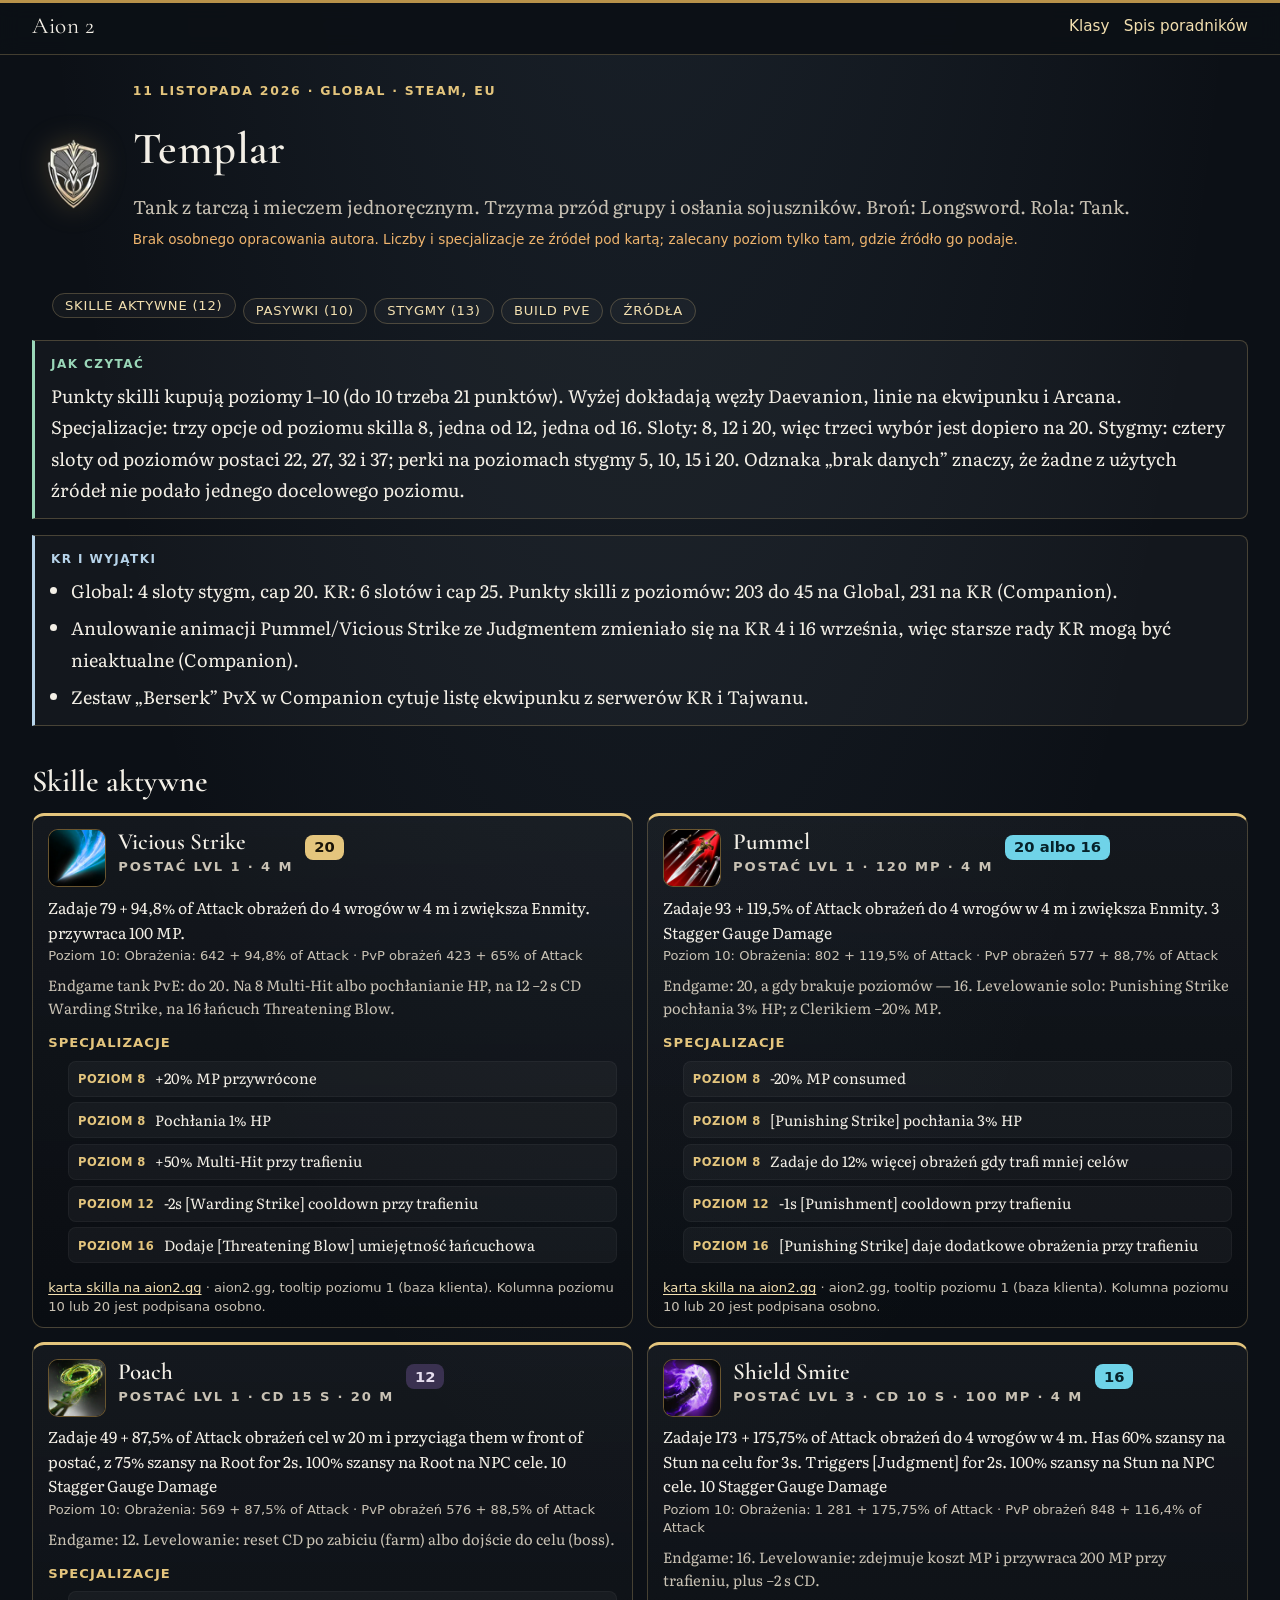
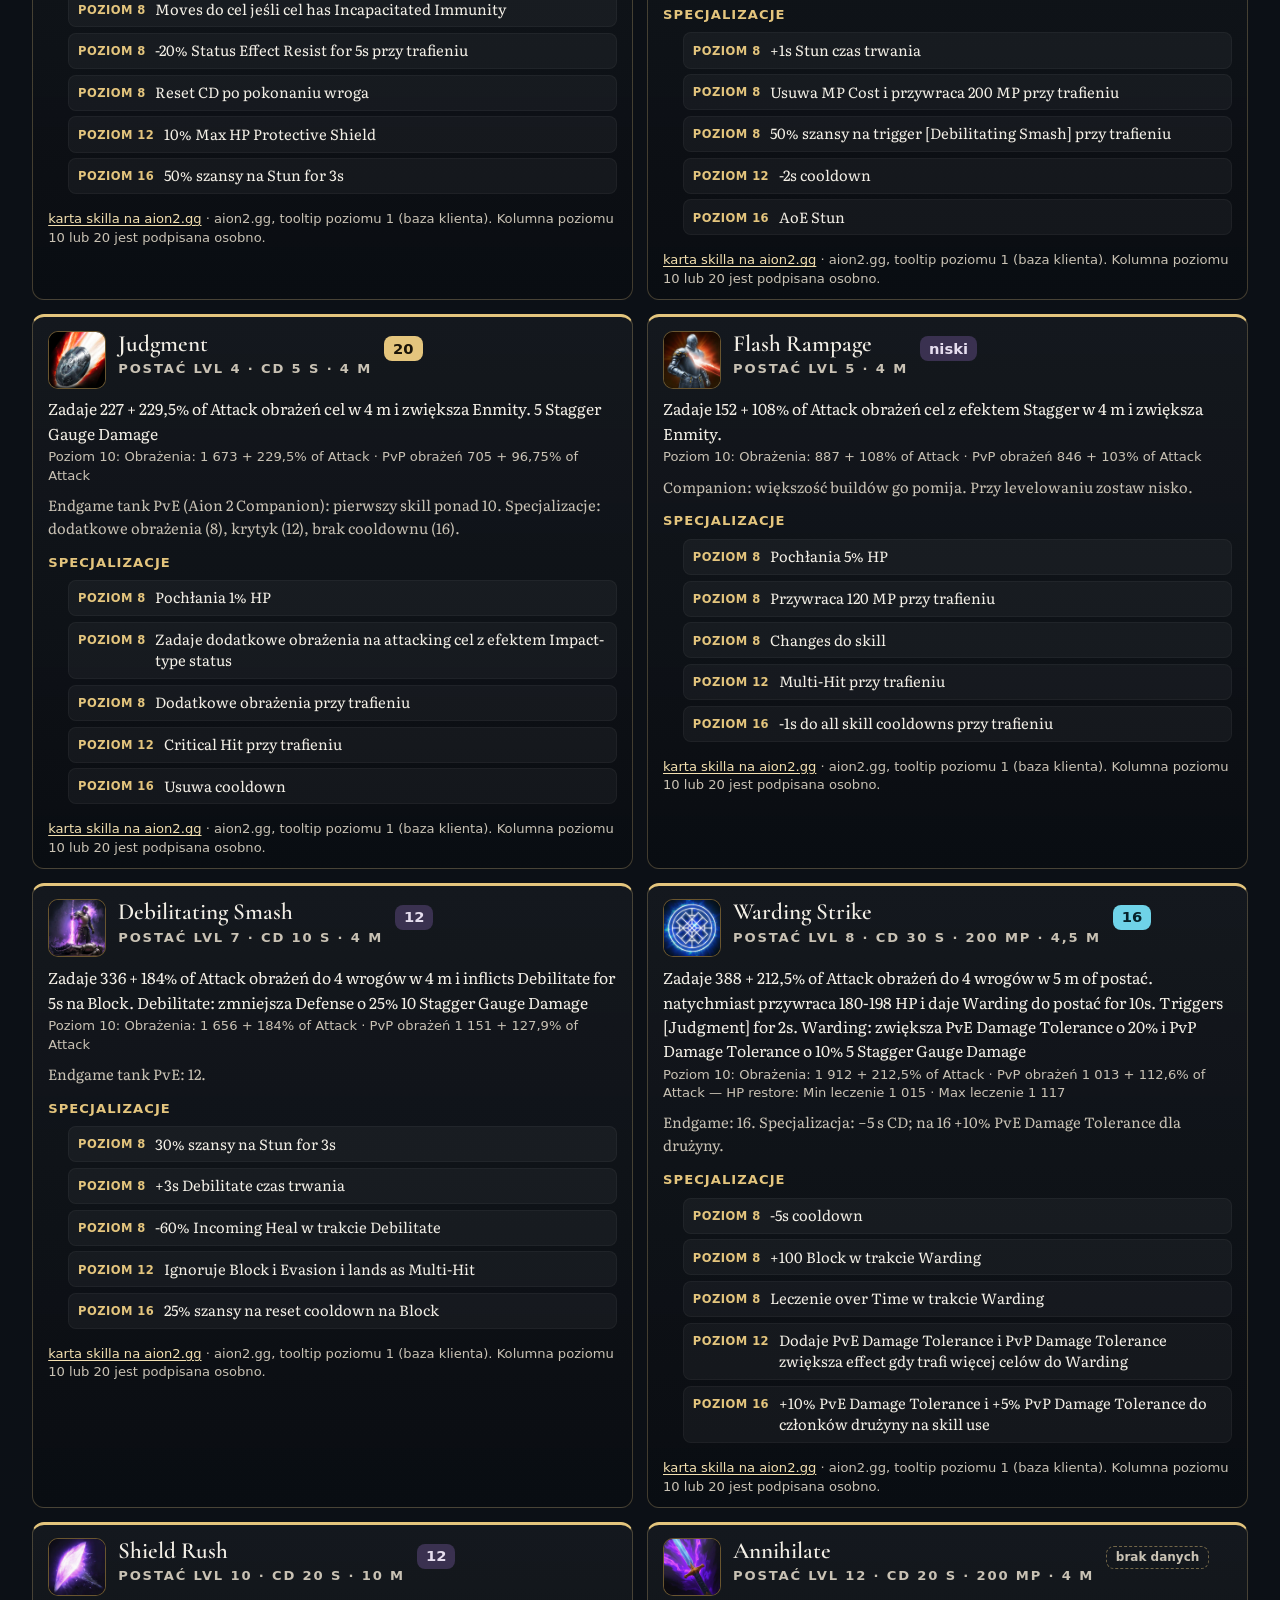
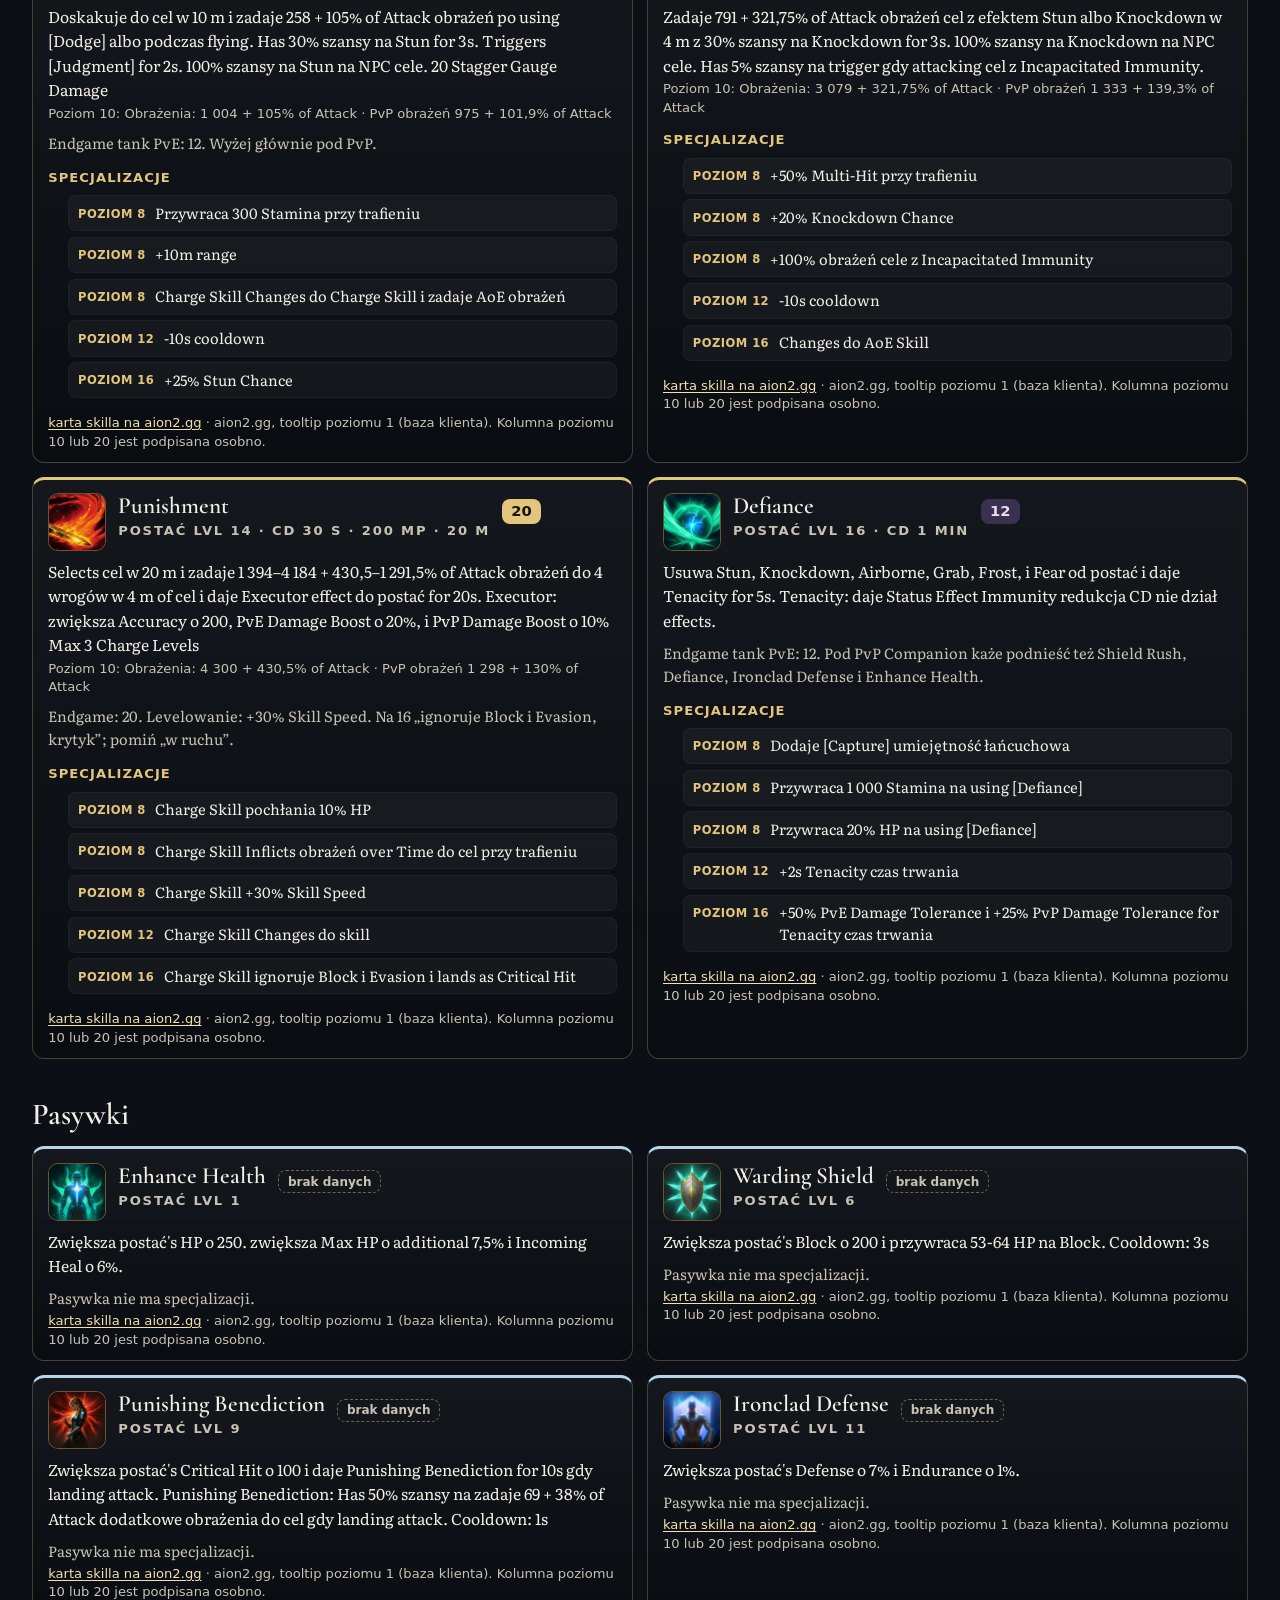
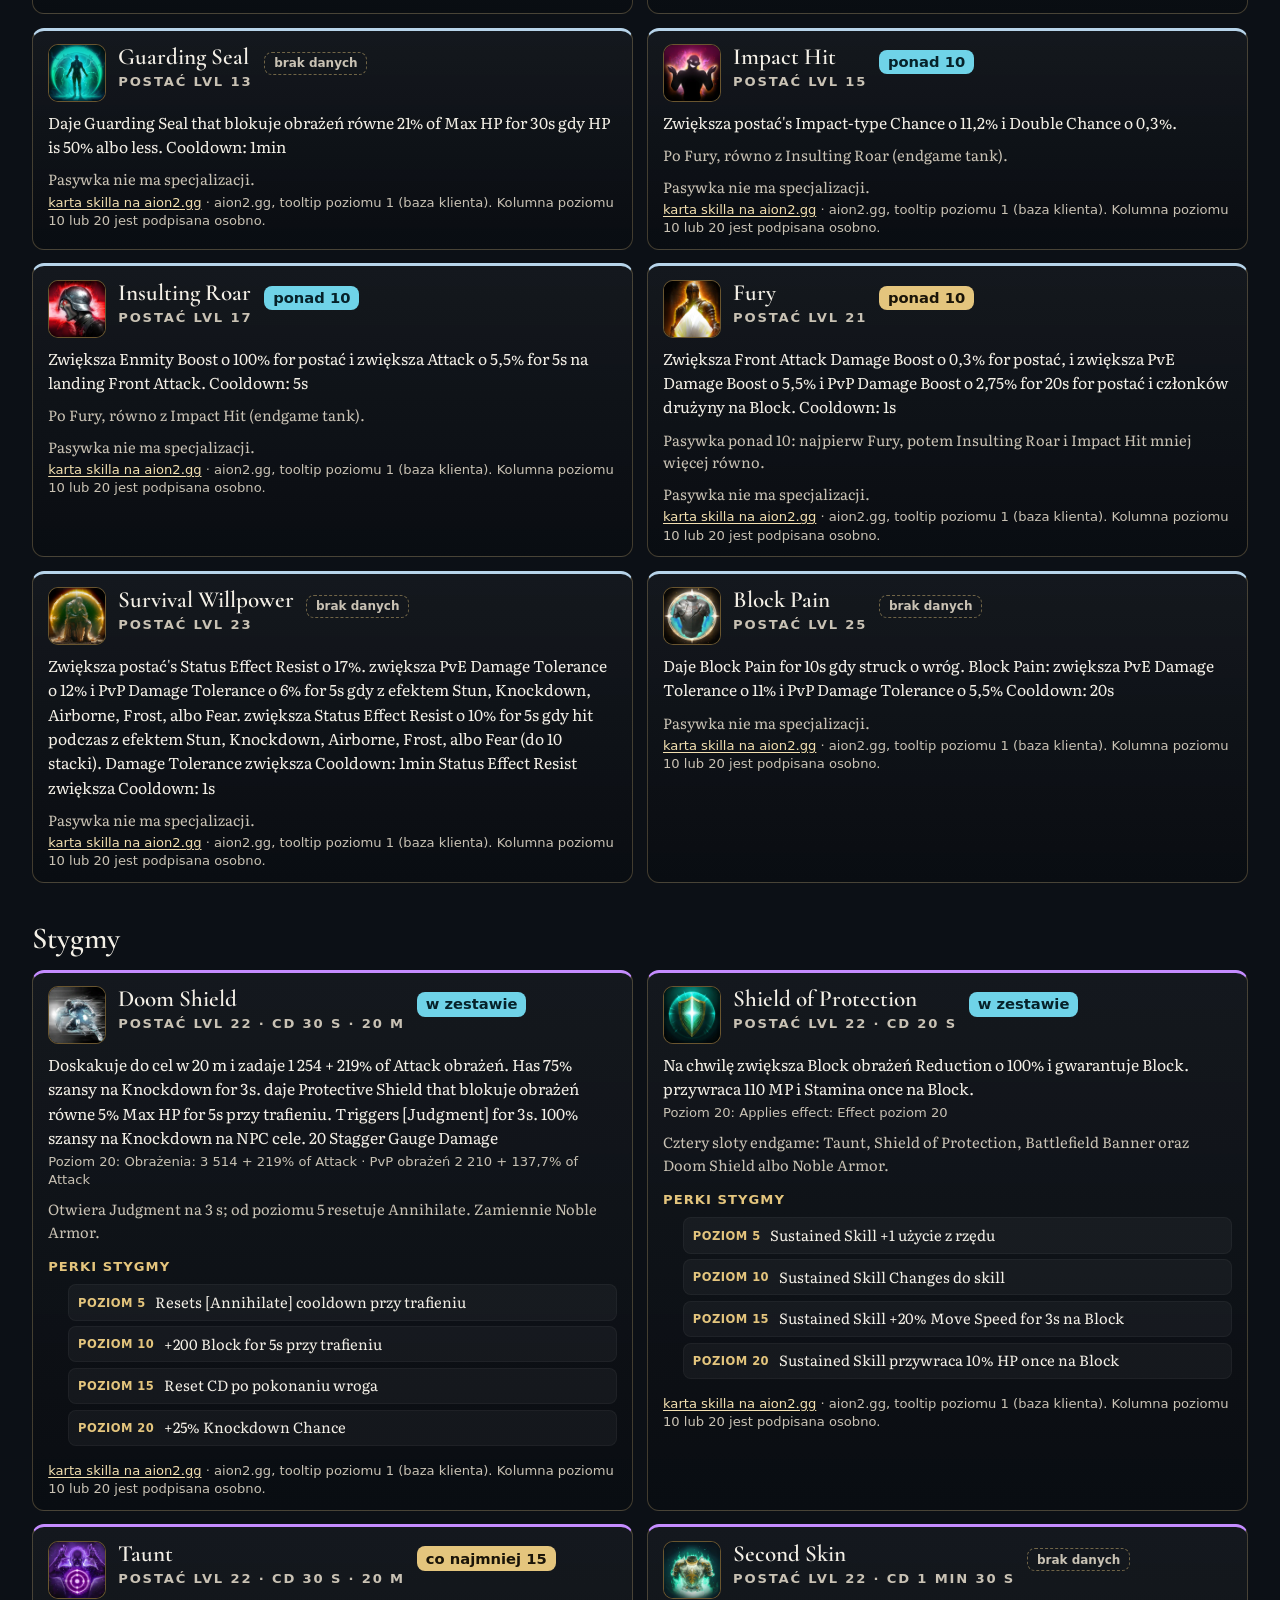
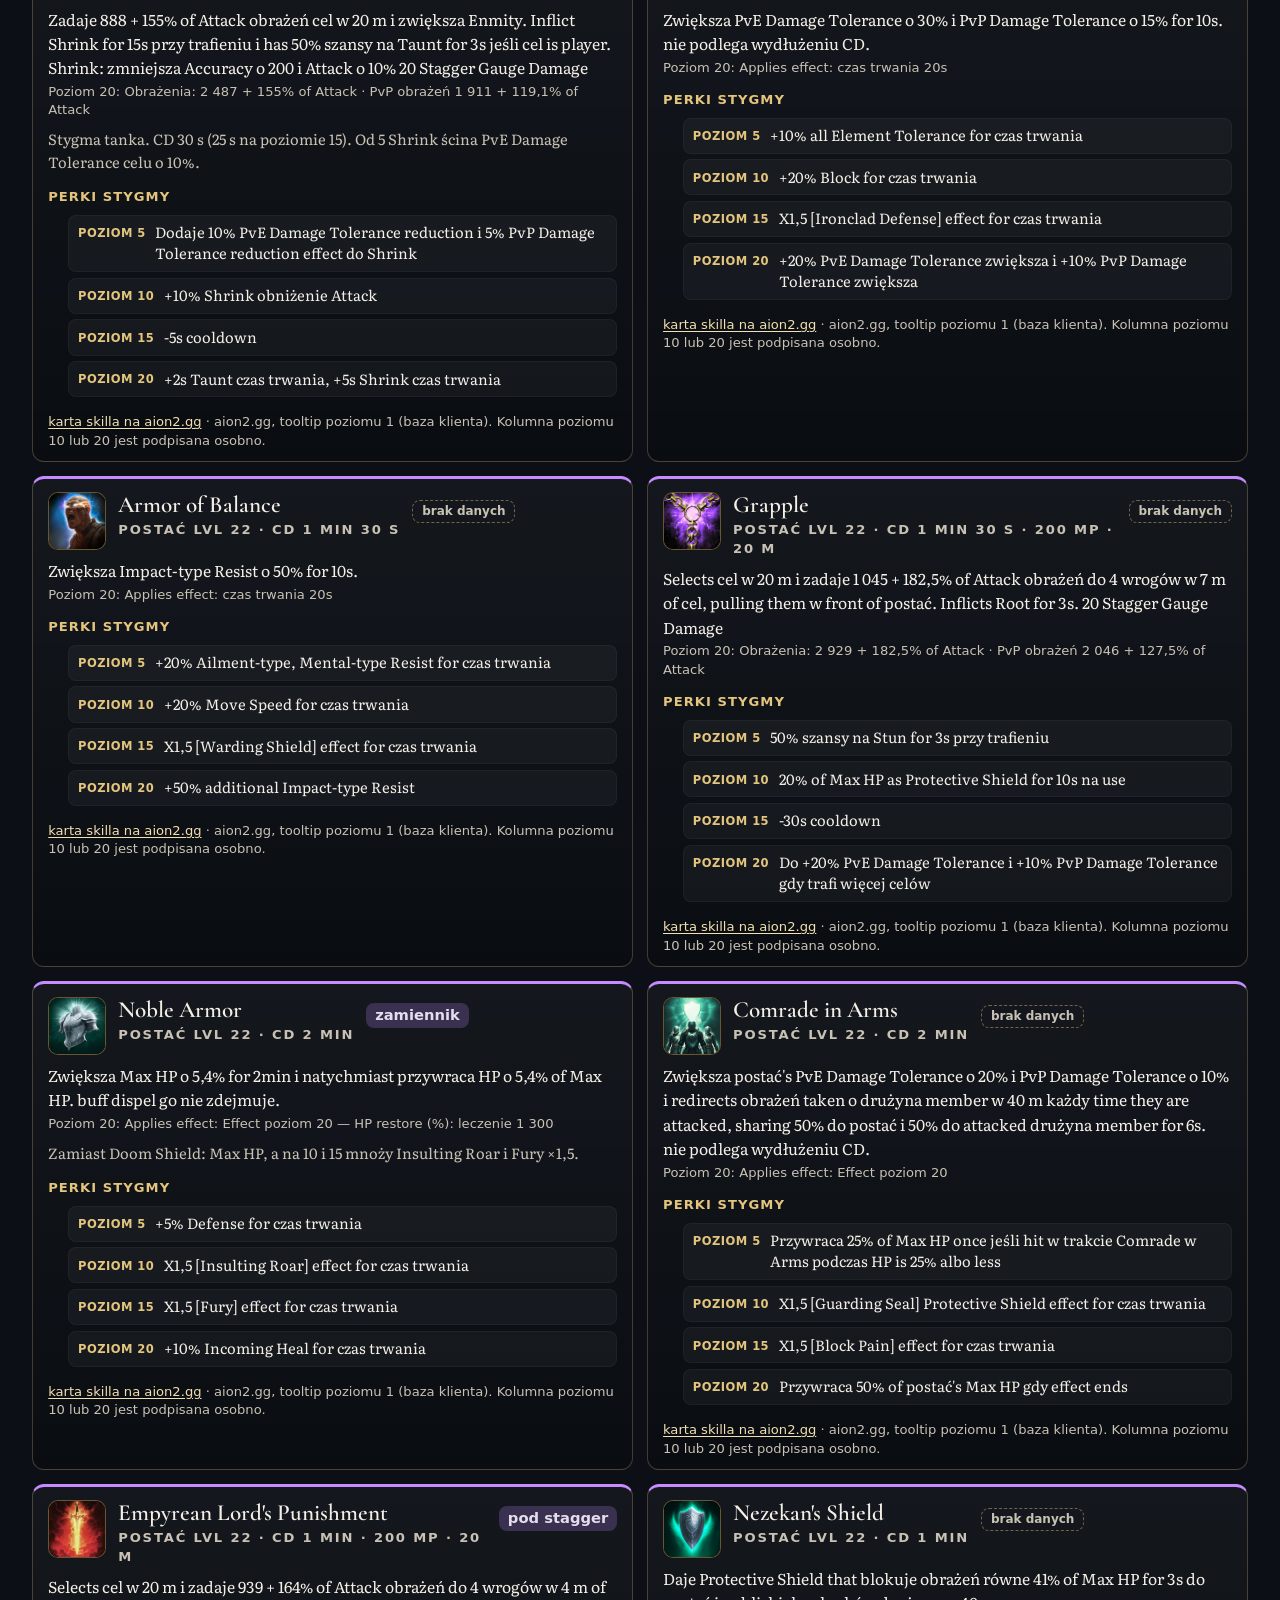
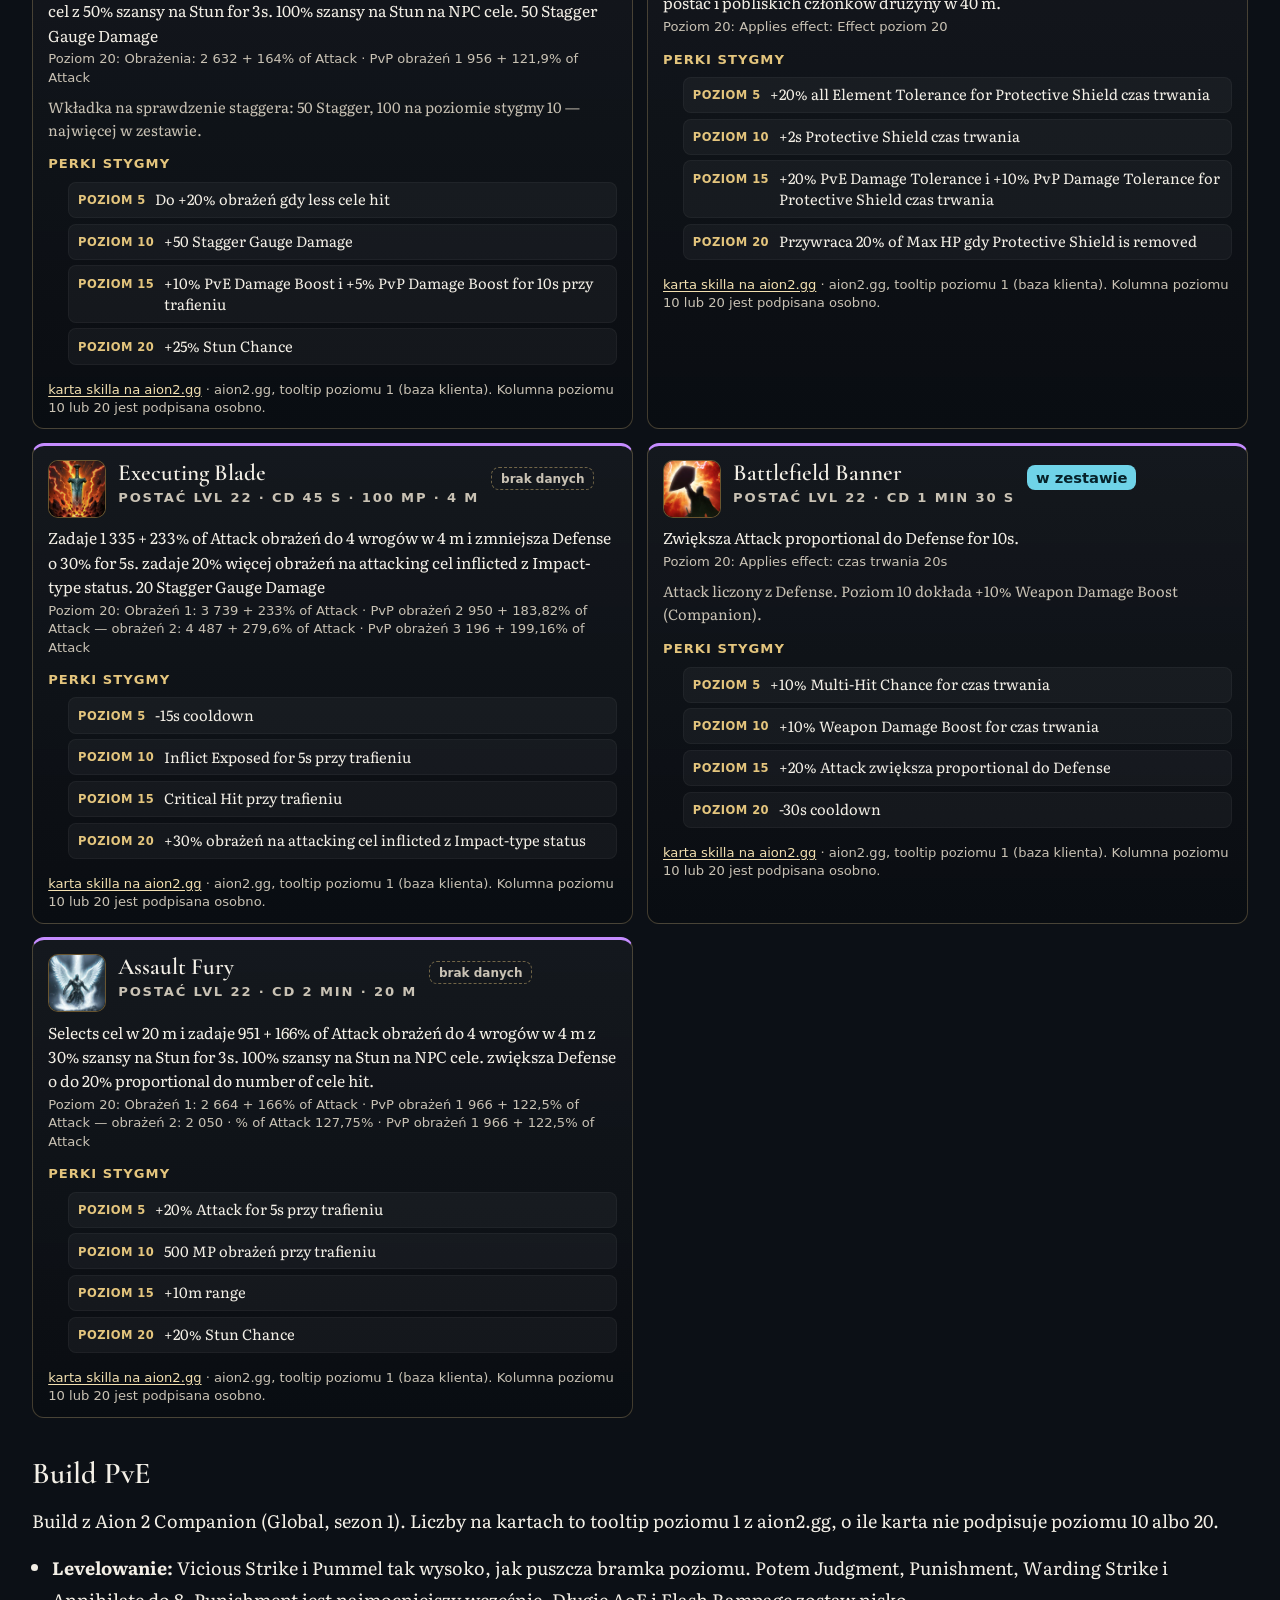
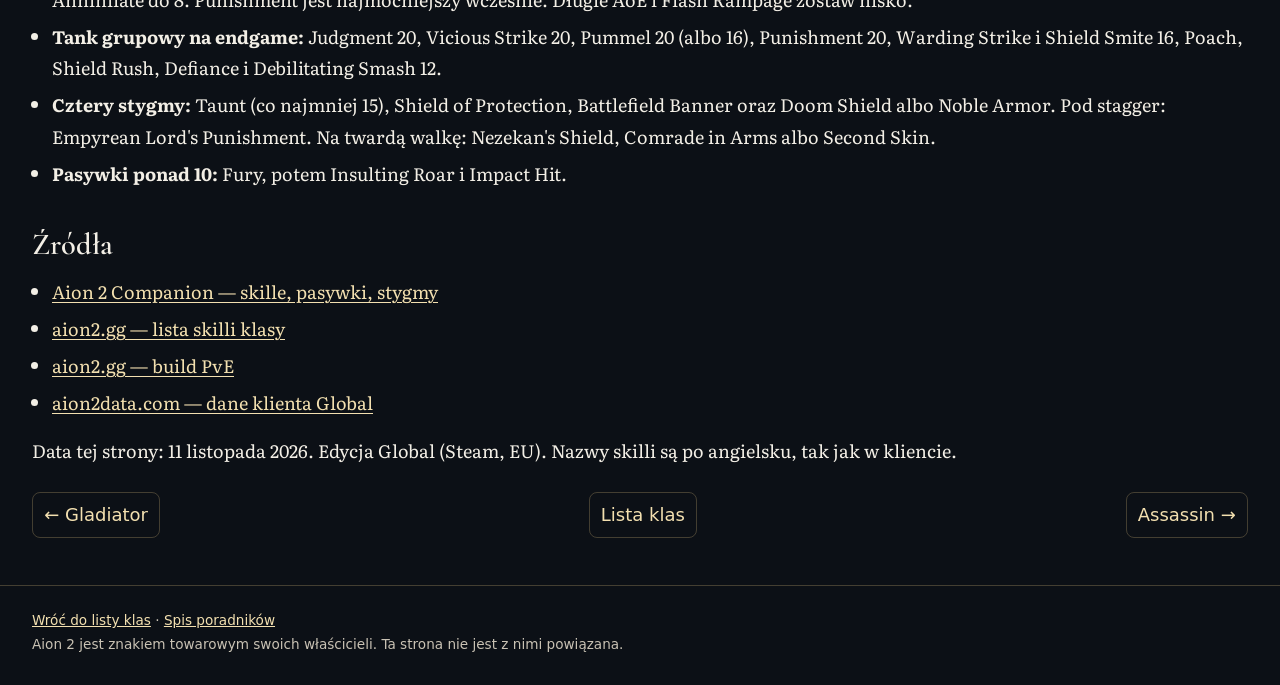
<file: poradniki/klasy/templar.html>
<!DOCTYPE html>
<html lang="pl">
<head>
  <meta charset="utf-8">
  <meta name="viewport" content="width=device-width, initial-scale=1">
  <title>Templar: skille, pasywki i stygmy – Aion 2</title>
  <meta name="description" content="Templar (Tank, Longsword) w Aion 2 Global: skille aktywne, pasywki i stygmy.">
  <meta name="color-scheme" content="dark">
  <meta name="theme-color" content="#0c1016">
  <link rel="icon" href="../../favicon.svg" type="image/svg+xml">
  <link rel="preconnect" href="https://fonts.googleapis.com">
  <link rel="preconnect" href="https://fonts.gstatic.com" crossorigin>
  <link rel="stylesheet" href="https://fonts.googleapis.com/css2?family=Cormorant+Garamond:wght@600;700&amp;family=Literata:ital,wght@0,400;0,600;0,700;1,400&amp;display=swap">
  <link rel="stylesheet" href="../../css/style.css">
  <link rel="stylesheet" href="klasy.css">
</head>
<body class="strona-klas">
  <a class="pomin" href="#tresc">Przejdź do treści</a>
  <header class="pasek">
    <div class="kontener pasek-wiersz">
      <a class="marka" href="../../index.html">Aion 2</a>
      <nav aria-label="Nawigacja">
        <a href="index.html">Klasy</a>
        <a href="../../index.html#spis">Spis poradników</a>
      </nav>
    </div>
  </header>
  <main id="tresc" class="kontener artykul">
<article>
<header class="naglowek-klasy">
<img src="ikony/emblematy/templar.webp" alt="">
<p class="meta"><time datetime="2026-11-11">11 listopada 2026</time> · Global · Steam, EU</p>
<h1>Templar</h1>
<p class="lead">Tank z tarczą i mieczem jednoręcznym. Trzyma przód grupy i osłania sojuszników. Broń: Longsword. Rola: Tank.</p>
<p class="komplet czesciowe">Brak osobnego opracowania autora. Liczby i specjalizacje ze źródeł pod kartą; zalecany poziom tylko tam, gdzie źródło go podaje.</p>
</header>
<ul class="spis-sekcji">
<li><a href="#skille">Skille aktywne (12)</a></li>
<li><a href="#pasywki">Pasywki (10)</a></li>
<li><a href="#stygmy">Stygmy (13)</a></li>
<li><a href="#build">Build PvE</a></li>
<li><a href="#zrodla">Źródła</a></li>
</ul>
<aside class="ramka ramka-wskazowka"><p class="ramka-etykieta">Jak czytać</p>
<p>Punkty skilli kupują poziomy 1–10 (do 10 trzeba 21 punktów). Wyżej dokładają węzły Daevanion, linie na ekwipunku i Arcana. Specjalizacje: trzy opcje od poziomu skilla 8, jedna od 12, jedna od 16. Sloty: 8, 12 i 20, więc trzeci wybór jest dopiero na 20. Stygmy: cztery sloty od poziomów postaci 22, 27, 32 i 37; perki na poziomach stygmy 5, 10, 15 i 20. Odznaka „brak danych” znaczy, że żadne z użytych źródeł nie podało jednego docelowego poziomu.</p>
</aside>
<aside class="ramka ramka-uwaga"><p class="ramka-etykieta">KR i wyjątki</p><ul><li>Global: 4 sloty stygm, cap 20. KR: 6 slotów i cap 25. Punkty skilli z poziomów: 203 do 45 na Global, 231 na KR (Companion).</li><li>Anulowanie animacji Pummel/Vicious Strike ze Judgmentem zmieniało się na KR 4 i 16 września, więc starsze rady KR mogą być nieaktualne (Companion).</li><li>Zestaw „Berserk” PvX w Companion cytuje listę ekwipunku z serwerów KR i Tajwanu.</li></ul></aside>
<section id="skille"><h2>Skille aktywne</h2><div class="siatka-skilli"><article class="skill aktywny" id="vicious-strike">
<div class="skill-gora"><img class="ikona" src="ikony/templar/12010000.webp" alt="" width="64" height="64"><div><h3>Vicious Strike</h3><p class="meta">Postać lvl 1 · 4 m</p></div>
<p class="priorytet"><span class="lv lv-max">20</span></p></div>
<p class="opis">Zadaje 79 + 94,8% of Attack obrażeń do 4 wrogów w 4 m i zwiększa Enmity. przywraca 100 MP.</p>
<p class="liczby">Poziom 10: Obrażenia: 642 + 94,8% of Attack · PvP obrażeń 423 + 65% of Attack</p>
<p class="nota">Endgame tank PvE: do 20. Na 8 Multi-Hit albo pochłanianie HP, na 12 −2 s CD Warding Strike, na 16 łańcuch Threatening Blow.</p>
<h4>Specjalizacje</h4><ul class="opcje"><li class=""><span class="ol">poziom 8</span><div>+20% MP przywrócone</div></li><li class=""><span class="ol">poziom 8</span><div>Pochłania 1% HP</div></li><li class=""><span class="ol">poziom 8</span><div>+50% Multi-Hit przy trafieniu</div></li><li class=""><span class="ol">poziom 12</span><div>-2s [Warding Strike] cooldown przy trafieniu</div></li><li class=""><span class="ol">poziom 16</span><div>Dodaje [Threatening Blow] umiejętność łańcuchowa</div></li></ul>

<p class="zrodla"><a href="https://aion2.gg/database/skills/vicious-strike-12010000">karta skilla na aion2.gg</a> · aion2.gg, tooltip poziomu 1 (baza klienta). Kolumna poziomu 10 lub 20 jest podpisana osobno.</p>
</article>
<article class="skill aktywny" id="pummel">
<div class="skill-gora"><img class="ikona" src="ikony/templar/12040000.webp" alt="" width="64" height="64"><div><h3>Pummel</h3><p class="meta">Postać lvl 1 · 120 MP · 4 m</p></div>
<p class="priorytet"><span class="lv lv-mid">20 albo 16</span></p></div>
<p class="opis">Zadaje 93 + 119,5% of Attack obrażeń do 4 wrogów w 4 m i zwiększa Enmity. 3 Stagger Gauge Damage</p>
<p class="liczby">Poziom 10: Obrażenia: 802 + 119,5% of Attack · PvP obrażeń 577 + 88,7% of Attack</p>
<p class="nota">Endgame: 20, a gdy brakuje poziomów — 16. Levelowanie solo: Punishing Strike pochłania 3% HP; z Clerikiem −20% MP.</p>
<h4>Specjalizacje</h4><ul class="opcje"><li class=""><span class="ol">poziom 8</span><div>-20% MP consumed</div></li><li class=""><span class="ol">poziom 8</span><div>[Punishing Strike] pochłania 3% HP</div></li><li class=""><span class="ol">poziom 8</span><div>Zadaje do 12% więcej obrażeń gdy trafi mniej celów</div></li><li class=""><span class="ol">poziom 12</span><div>-1s [Punishment] cooldown przy trafieniu</div></li><li class=""><span class="ol">poziom 16</span><div>[Punishing Strike] daje dodatkowe obrażenia przy trafieniu</div></li></ul>

<p class="zrodla"><a href="https://aion2.gg/database/skills/pummel-12040000">karta skilla na aion2.gg</a> · aion2.gg, tooltip poziomu 1 (baza klienta). Kolumna poziomu 10 lub 20 jest podpisana osobno.</p>
</article>
<article class="skill aktywny" id="poach">
<div class="skill-gora"><img class="ikona" src="ikony/templar/12130000.webp" alt="" width="64" height="64"><div><h3>Poach</h3><p class="meta">Postać lvl 1 · CD 15 s · 20 m</p></div>
<p class="priorytet"><span class="lv lv-low">12</span></p></div>
<p class="opis">Zadaje 49 + 87,5% of Attack obrażeń cel w 20 m i przyciąga them w front of postać, z 75% szansy na Root for 2s. 100% szansy na Root na NPC cele. 10 Stagger Gauge Damage</p>
<p class="liczby">Poziom 10: Obrażenia: 569 + 87,5% of Attack · PvP obrażeń 576 + 88,5% of Attack</p>
<p class="nota">Endgame: 12. Levelowanie: reset CD po zabiciu (farm) albo dojście do celu (boss).</p>
<h4>Specjalizacje</h4><ul class="opcje"><li class=""><span class="ol">poziom 8</span><div>Moves do cel jeśli cel has Incapacitated Immunity</div></li><li class=""><span class="ol">poziom 8</span><div>-20% Status Effect Resist for 5s przy trafieniu</div></li><li class=""><span class="ol">poziom 8</span><div>Reset CD po pokonaniu wroga</div></li><li class=""><span class="ol">poziom 12</span><div>10% Max HP Protective Shield</div></li><li class=""><span class="ol">poziom 16</span><div>50% szansy na Stun for 3s</div></li></ul>

<p class="zrodla"><a href="https://aion2.gg/database/skills/poach-12130000">karta skilla na aion2.gg</a> · aion2.gg, tooltip poziomu 1 (baza klienta). Kolumna poziomu 10 lub 20 jest podpisana osobno.</p>
</article>
<article class="skill aktywny" id="shield-smite">
<div class="skill-gora"><img class="ikona" src="ikony/templar/12100000.webp" alt="" width="64" height="64"><div><h3>Shield Smite</h3><p class="meta">Postać lvl 3 · CD 10 s · 100 MP · 4 m</p></div>
<p class="priorytet"><span class="lv lv-mid">16</span></p></div>
<p class="opis">Zadaje 173 + 175,75% of Attack obrażeń do 4 wrogów w 4 m. Has 60% szansy na Stun na celu for 3s. Triggers [Judgment] for 2s. 100% szansy na Stun na NPC cele. 10 Stagger Gauge Damage</p>
<p class="liczby">Poziom 10: Obrażenia: 1 281 + 175,75% of Attack · PvP obrażeń 848 + 116,4% of Attack</p>
<p class="nota">Endgame: 16. Levelowanie: zdejmuje koszt MP i przywraca 200 MP przy trafieniu, plus −2 s CD.</p>
<h4>Specjalizacje</h4><ul class="opcje"><li class=""><span class="ol">poziom 8</span><div>+1s Stun czas trwania</div></li><li class=""><span class="ol">poziom 8</span><div>Usuwa MP Cost i przywraca 200 MP przy trafieniu</div></li><li class=""><span class="ol">poziom 8</span><div>50% szansy na trigger [Debilitating Smash] przy trafieniu</div></li><li class=""><span class="ol">poziom 12</span><div>-2s cooldown</div></li><li class=""><span class="ol">poziom 16</span><div>AoE Stun</div></li></ul>

<p class="zrodla"><a href="https://aion2.gg/database/skills/shield-smite-12100000">karta skilla na aion2.gg</a> · aion2.gg, tooltip poziomu 1 (baza klienta). Kolumna poziomu 10 lub 20 jest podpisana osobno.</p>
</article>
<article class="skill aktywny" id="judgment">
<div class="skill-gora"><img class="ikona" src="ikony/templar/12240000.webp" alt="" width="64" height="64"><div><h3>Judgment</h3><p class="meta">Postać lvl 4 · CD 5 s · 4 m</p></div>
<p class="priorytet"><span class="lv lv-max">20</span></p></div>
<p class="opis">Zadaje 227 + 229,5% of Attack obrażeń cel w 4 m i zwiększa Enmity. 5 Stagger Gauge Damage</p>
<p class="liczby">Poziom 10: Obrażenia: 1 673 + 229,5% of Attack · PvP obrażeń 705 + 96,75% of Attack</p>
<p class="nota">Endgame tank PvE (Aion 2 Companion): pierwszy skill ponad 10. Specjalizacje: dodatkowe obrażenia (8), krytyk (12), brak cooldownu (16).</p>
<h4>Specjalizacje</h4><ul class="opcje"><li class=""><span class="ol">poziom 8</span><div>Pochłania 1% HP</div></li><li class=""><span class="ol">poziom 8</span><div>Zadaje dodatkowe obrażenia na attacking cel z efektem Impact-type status</div></li><li class=""><span class="ol">poziom 8</span><div>Dodatkowe obrażenia przy trafieniu</div></li><li class=""><span class="ol">poziom 12</span><div>Critical Hit przy trafieniu</div></li><li class=""><span class="ol">poziom 16</span><div>Usuwa cooldown</div></li></ul>

<p class="zrodla"><a href="https://aion2.gg/database/skills/judgment-12240000">karta skilla na aion2.gg</a> · aion2.gg, tooltip poziomu 1 (baza klienta). Kolumna poziomu 10 lub 20 jest podpisana osobno.</p>
</article>
<article class="skill aktywny" id="flash-rampage">
<div class="skill-gora"><img class="ikona" src="ikony/templar/12340000.webp" alt="" width="64" height="64"><div><h3>Flash Rampage</h3><p class="meta">Postać lvl 5 · 4 m</p></div>
<p class="priorytet"><span class="lv lv-low">niski</span></p></div>
<p class="opis">Zadaje 152 + 108% of Attack obrażeń cel z efektem Stagger w 4 m i zwiększa Enmity.</p>
<p class="liczby">Poziom 10: Obrażenia: 887 + 108% of Attack · PvP obrażeń 846 + 103% of Attack</p>
<p class="nota">Companion: większość buildów go pomija. Przy levelowaniu zostaw nisko.</p>
<h4>Specjalizacje</h4><ul class="opcje"><li class=""><span class="ol">poziom 8</span><div>Pochłania 5% HP</div></li><li class=""><span class="ol">poziom 8</span><div>Przywraca 120 MP przy trafieniu</div></li><li class=""><span class="ol">poziom 8</span><div>Changes do skill</div></li><li class=""><span class="ol">poziom 12</span><div>Multi-Hit przy trafieniu</div></li><li class=""><span class="ol">poziom 16</span><div>-1s do all skill cooldowns przy trafieniu</div></li></ul>

<p class="zrodla"><a href="https://aion2.gg/database/skills/flash-rampage-12340000">karta skilla na aion2.gg</a> · aion2.gg, tooltip poziomu 1 (baza klienta). Kolumna poziomu 10 lub 20 jest podpisana osobno.</p>
</article>
<article class="skill aktywny" id="debilitating-smash">
<div class="skill-gora"><img class="ikona" src="ikony/templar/12270000.webp" alt="" width="64" height="64"><div><h3>Debilitating Smash</h3><p class="meta">Postać lvl 7 · CD 10 s · 4 m</p></div>
<p class="priorytet"><span class="lv lv-low">12</span></p></div>
<p class="opis">Zadaje 336 + 184% of Attack obrażeń do 4 wrogów w 4 m i inflicts Debilitate for 5s na Block. Debilitate: zmniejsza Defense o 25% 10 Stagger Gauge Damage</p>
<p class="liczby">Poziom 10: Obrażenia: 1 656 + 184% of Attack · PvP obrażeń 1 151 + 127,9% of Attack</p>
<p class="nota">Endgame tank PvE: 12.</p>
<h4>Specjalizacje</h4><ul class="opcje"><li class=""><span class="ol">poziom 8</span><div>30% szansy na Stun for 3s</div></li><li class=""><span class="ol">poziom 8</span><div>+3s Debilitate czas trwania</div></li><li class=""><span class="ol">poziom 8</span><div>-60% Incoming Heal w trakcie Debilitate</div></li><li class=""><span class="ol">poziom 12</span><div>Ignoruje Block i Evasion i lands as Multi-Hit</div></li><li class=""><span class="ol">poziom 16</span><div>25% szansy na reset cooldown na Block</div></li></ul>

<p class="zrodla"><a href="https://aion2.gg/database/skills/debilitating-smash-12270000">karta skilla na aion2.gg</a> · aion2.gg, tooltip poziomu 1 (baza klienta). Kolumna poziomu 10 lub 20 jest podpisana osobno.</p>
</article>
<article class="skill aktywny" id="warding-strike">
<div class="skill-gora"><img class="ikona" src="ikony/templar/12350000.webp" alt="" width="64" height="64"><div><h3>Warding Strike</h3><p class="meta">Postać lvl 8 · CD 30 s · 200 MP · 4,5 m</p></div>
<p class="priorytet"><span class="lv lv-mid">16</span></p></div>
<p class="opis">Zadaje 388 + 212,5% of Attack obrażeń do 4 wrogów w 5 m of postać. natychmiast przywraca 180-198 HP i daje Warding do postać for 10s. Triggers [Judgment] for 2s. Warding: zwiększa PvE Damage Tolerance o 20% i PvP Damage Tolerance o 10% 5 Stagger Gauge Damage</p>
<p class="liczby">Poziom 10: Obrażenia: 1 912 + 212,5% of Attack · PvP obrażeń 1 013 + 112,6% of Attack — HP restore: Min leczenie 1 015 · Max leczenie 1 117</p>
<p class="nota">Endgame: 16. Specjalizacja: −5 s CD; na 16 +10% PvE Damage Tolerance dla drużyny.</p>
<h4>Specjalizacje</h4><ul class="opcje"><li class=""><span class="ol">poziom 8</span><div>-5s cooldown</div></li><li class=""><span class="ol">poziom 8</span><div>+100 Block w trakcie Warding</div></li><li class=""><span class="ol">poziom 8</span><div>Leczenie over Time w trakcie Warding</div></li><li class=""><span class="ol">poziom 12</span><div>Dodaje PvE Damage Tolerance i PvP Damage Tolerance zwiększa effect gdy trafi więcej celów do Warding</div></li><li class=""><span class="ol">poziom 16</span><div>+10% PvE Damage Tolerance i +5% PvP Damage Tolerance do członków drużyny na skill use</div></li></ul>

<p class="zrodla"><a href="https://aion2.gg/database/skills/warding-strike-12350000">karta skilla na aion2.gg</a> · aion2.gg, tooltip poziomu 1 (baza klienta). Kolumna poziomu 10 lub 20 jest podpisana osobno.</p>
</article>
<article class="skill aktywny" id="shield-rush">
<div class="skill-gora"><img class="ikona" src="ikony/templar/12430000.webp" alt="" width="64" height="64"><div><h3>Shield Rush</h3><p class="meta">Postać lvl 10 · CD 20 s · 10 m</p></div>
<p class="priorytet"><span class="lv lv-low">12</span></p></div>
<p class="opis">Doskakuje do cel w 10 m i zadaje 258 + 105% of Attack obrażeń po using [Dodge] albo podczas flying. Has 30% szansy na Stun for 3s. Triggers [Judgment] for 2s. 100% szansy na Stun na NPC cele. 20 Stagger Gauge Damage</p>
<p class="liczby">Poziom 10: Obrażenia: 1 004 + 105% of Attack · PvP obrażeń 975 + 101,9% of Attack</p>
<p class="nota">Endgame tank PvE: 12. Wyżej głównie pod PvP.</p>
<h4>Specjalizacje</h4><ul class="opcje"><li class=""><span class="ol">poziom 8</span><div>Przywraca 300 Stamina przy trafieniu</div></li><li class=""><span class="ol">poziom 8</span><div>+10m range</div></li><li class=""><span class="ol">poziom 8</span><div>Charge Skill Changes do Charge Skill i zadaje AoE obrażeń</div></li><li class=""><span class="ol">poziom 12</span><div>-10s cooldown</div></li><li class=""><span class="ol">poziom 16</span><div>+25% Stun Chance</div></li></ul>

<p class="zrodla"><a href="https://aion2.gg/database/skills/shield-rush-12430000">karta skilla na aion2.gg</a> · aion2.gg, tooltip poziomu 1 (baza klienta). Kolumna poziomu 10 lub 20 jest podpisana osobno.</p>
</article>
<article class="skill aktywny" id="annihilate">
<div class="skill-gora"><img class="ikona" src="ikony/templar/12300000.webp" alt="" width="64" height="64"><div><h3>Annihilate</h3><p class="meta">Postać lvl 12 · CD 20 s · 200 MP · 4 m</p></div>
<p class="priorytet"><span class="lv lv-brak">brak danych</span></p></div>
<p class="opis">Zadaje 791 + 321,75% of Attack obrażeń cel z efektem Stun albo Knockdown w 4 m z 30% szansy na Knockdown for 3s. 100% szansy na Knockdown na NPC cele. Has 5% szansy na trigger gdy attacking cel z Incapacitated Immunity.</p>
<p class="liczby">Poziom 10: Obrażenia: 3 079 + 321,75% of Attack · PvP obrażeń 1 333 + 139,3% of Attack</p>

<h4>Specjalizacje</h4><ul class="opcje"><li class=""><span class="ol">poziom 8</span><div>+50% Multi-Hit przy trafieniu</div></li><li class=""><span class="ol">poziom 8</span><div>+20% Knockdown Chance</div></li><li class=""><span class="ol">poziom 8</span><div>+100% obrażeń cele z Incapacitated Immunity</div></li><li class=""><span class="ol">poziom 12</span><div>-10s cooldown</div></li><li class=""><span class="ol">poziom 16</span><div>Changes do AoE Skill</div></li></ul>

<p class="zrodla"><a href="https://aion2.gg/database/skills/annihilate-12300000">karta skilla na aion2.gg</a> · aion2.gg, tooltip poziomu 1 (baza klienta). Kolumna poziomu 10 lub 20 jest podpisana osobno.</p>
</article>
<article class="skill aktywny" id="punishment">
<div class="skill-gora"><img class="ikona" src="ikony/templar/12090000.webp" alt="" width="64" height="64"><div><h3>Punishment</h3><p class="meta">Postać lvl 14 · CD 30 s · 200 MP · 20 m</p></div>
<p class="priorytet"><span class="lv lv-max">20</span></p></div>
<p class="opis">Selects cel w 20 m i zadaje 1 394–4 184 + 430,5–1 291,5% of Attack obrażeń do 4 wrogów w 4 m of cel i daje Executor effect do postać for 20s. Executor: zwiększa Accuracy o 200, PvE Damage Boost o 20%, i PvP Damage Boost o 10% Max 3 Charge Levels</p>
<p class="liczby">Poziom 10: Obrażenia: 4 300 + 430,5% of Attack · PvP obrażeń 1 298 + 130% of Attack</p>
<p class="nota">Endgame: 20. Levelowanie: +30% Skill Speed. Na 16 „ignoruje Block i Evasion, krytyk”; pomiń „w ruchu”.</p>
<h4>Specjalizacje</h4><ul class="opcje"><li class=""><span class="ol">poziom 8</span><div>Charge Skill pochłania 10% HP</div></li><li class=""><span class="ol">poziom 8</span><div>Charge Skill Inflicts obrażeń over Time do cel przy trafieniu</div></li><li class=""><span class="ol">poziom 8</span><div>Charge Skill +30% Skill Speed</div></li><li class=""><span class="ol">poziom 12</span><div>Charge Skill Changes do skill</div></li><li class=""><span class="ol">poziom 16</span><div>Charge Skill ignoruje Block i Evasion i lands as Critical Hit</div></li></ul>

<p class="zrodla"><a href="https://aion2.gg/database/skills/punishment-12090000">karta skilla na aion2.gg</a> · aion2.gg, tooltip poziomu 1 (baza klienta). Kolumna poziomu 10 lub 20 jest podpisana osobno.</p>
</article>
<article class="skill aktywny" id="defiance">
<div class="skill-gora"><img class="ikona" src="ikony/templar/12260000.webp" alt="" width="64" height="64"><div><h3>Defiance</h3><p class="meta">Postać lvl 16 · CD 1 min</p></div>
<p class="priorytet"><span class="lv lv-low">12</span></p></div>
<p class="opis">Usuwa Stun, Knockdown, Airborne, Grab, Frost, i Fear od postać i daje Tenacity for 5s. Tenacity: daje Status Effect Immunity redukcja CD nie dział effects.</p>

<p class="nota">Endgame tank PvE: 12. Pod PvP Companion każe podnieść też Shield Rush, Defiance, Ironclad Defense i Enhance Health.</p>
<h4>Specjalizacje</h4><ul class="opcje"><li class=""><span class="ol">poziom 8</span><div>Dodaje [Capture] umiejętność łańcuchowa</div></li><li class=""><span class="ol">poziom 8</span><div>Przywraca 1 000 Stamina na using [Defiance]</div></li><li class=""><span class="ol">poziom 8</span><div>Przywraca 20% HP na using [Defiance]</div></li><li class=""><span class="ol">poziom 12</span><div>+2s Tenacity czas trwania</div></li><li class=""><span class="ol">poziom 16</span><div>+50% PvE Damage Tolerance i +25% PvP Damage Tolerance for Tenacity czas trwania</div></li></ul>

<p class="zrodla"><a href="https://aion2.gg/database/skills/defiance-12260000">karta skilla na aion2.gg</a> · aion2.gg, tooltip poziomu 1 (baza klienta). Kolumna poziomu 10 lub 20 jest podpisana osobno.</p>
</article></div></section>
<section id="pasywki"><h2>Pasywki</h2><div class="siatka-skilli"><article class="skill pasywka" id="enhance-health">
<div class="skill-gora"><img class="ikona" src="ikony/templar/12710000.webp" alt="" width="64" height="64"><div><h3>Enhance Health</h3><p class="meta">Postać lvl 1</p></div>
<p class="priorytet"><span class="lv lv-brak">brak danych</span></p></div>
<p class="opis">Zwiększa postać&#x27;s HP o 250. zwiększa Max HP o additional 7,5% i Incoming Heal o 6%.</p>


<p class="nota">Pasywka nie ma specjalizacji.</p>

<p class="zrodla"><a href="https://aion2.gg/database/skills/enhance-health-12710000">karta skilla na aion2.gg</a> · aion2.gg, tooltip poziomu 1 (baza klienta). Kolumna poziomu 10 lub 20 jest podpisana osobno.</p>
</article>
<article class="skill pasywka" id="warding-shield">
<div class="skill-gora"><img class="ikona" src="ikony/templar/12720000.webp" alt="" width="64" height="64"><div><h3>Warding Shield</h3><p class="meta">Postać lvl 6</p></div>
<p class="priorytet"><span class="lv lv-brak">brak danych</span></p></div>
<p class="opis">Zwiększa postać&#x27;s Block o 200 i przywraca 53-64 HP na Block. Cooldown: 3s</p>


<p class="nota">Pasywka nie ma specjalizacji.</p>

<p class="zrodla"><a href="https://aion2.gg/database/skills/warding-shield-12720000">karta skilla na aion2.gg</a> · aion2.gg, tooltip poziomu 1 (baza klienta). Kolumna poziomu 10 lub 20 jest podpisana osobno.</p>
</article>
<article class="skill pasywka" id="punishing-benediction">
<div class="skill-gora"><img class="ikona" src="ikony/templar/12730000.webp" alt="" width="64" height="64"><div><h3>Punishing Benediction</h3><p class="meta">Postać lvl 9</p></div>
<p class="priorytet"><span class="lv lv-brak">brak danych</span></p></div>
<p class="opis">Zwiększa postać&#x27;s Critical Hit o 100 i daje Punishing Benediction for 10s gdy landing attack. Punishing Benediction: Has 50% szansy na zadaje 69 + 38% of Attack dodatkowe obrażenia do cel gdy landing attack. Cooldown: 1s</p>


<p class="nota">Pasywka nie ma specjalizacji.</p>

<p class="zrodla"><a href="https://aion2.gg/database/skills/punishing-benediction-12730000">karta skilla na aion2.gg</a> · aion2.gg, tooltip poziomu 1 (baza klienta). Kolumna poziomu 10 lub 20 jest podpisana osobno.</p>
</article>
<article class="skill pasywka" id="ironclad-defense">
<div class="skill-gora"><img class="ikona" src="ikony/templar/12740000.webp" alt="" width="64" height="64"><div><h3>Ironclad Defense</h3><p class="meta">Postać lvl 11</p></div>
<p class="priorytet"><span class="lv lv-brak">brak danych</span></p></div>
<p class="opis">Zwiększa postać&#x27;s Defense o 7% i Endurance o 1%.</p>


<p class="nota">Pasywka nie ma specjalizacji.</p>

<p class="zrodla"><a href="https://aion2.gg/database/skills/ironclad-defense-12740000">karta skilla na aion2.gg</a> · aion2.gg, tooltip poziomu 1 (baza klienta). Kolumna poziomu 10 lub 20 jest podpisana osobno.</p>
</article>
<article class="skill pasywka" id="guarding-seal">
<div class="skill-gora"><img class="ikona" src="ikony/templar/12750000.webp" alt="" width="64" height="64"><div><h3>Guarding Seal</h3><p class="meta">Postać lvl 13</p></div>
<p class="priorytet"><span class="lv lv-brak">brak danych</span></p></div>
<p class="opis">Daje Guarding Seal that blokuje obrażeń równe 21% of Max HP for 30s gdy HP is 50% albo less. Cooldown: 1min</p>


<p class="nota">Pasywka nie ma specjalizacji.</p>

<p class="zrodla"><a href="https://aion2.gg/database/skills/guarding-seal-12750000">karta skilla na aion2.gg</a> · aion2.gg, tooltip poziomu 1 (baza klienta). Kolumna poziomu 10 lub 20 jest podpisana osobno.</p>
</article>
<article class="skill pasywka" id="impact-hit">
<div class="skill-gora"><img class="ikona" src="ikony/templar/12760000.webp" alt="" width="64" height="64"><div><h3>Impact Hit</h3><p class="meta">Postać lvl 15</p></div>
<p class="priorytet"><span class="lv lv-mid">ponad 10</span></p></div>
<p class="opis">Zwiększa postać&#x27;s Impact-type Chance o 11,2% i Double Chance o 0,3%.</p>

<p class="nota">Po Fury, równo z Insulting Roar (endgame tank).</p>
<p class="nota">Pasywka nie ma specjalizacji.</p>

<p class="zrodla"><a href="https://aion2.gg/database/skills/impact-hit-12760000">karta skilla na aion2.gg</a> · aion2.gg, tooltip poziomu 1 (baza klienta). Kolumna poziomu 10 lub 20 jest podpisana osobno.</p>
</article>
<article class="skill pasywka" id="insulting-roar">
<div class="skill-gora"><img class="ikona" src="ikony/templar/12770000.webp" alt="" width="64" height="64"><div><h3>Insulting Roar</h3><p class="meta">Postać lvl 17</p></div>
<p class="priorytet"><span class="lv lv-mid">ponad 10</span></p></div>
<p class="opis">Zwiększa Enmity Boost o 100% for postać i zwiększa Attack o 5,5% for 5s na landing Front Attack. Cooldown: 5s</p>

<p class="nota">Po Fury, równo z Impact Hit (endgame tank).</p>
<p class="nota">Pasywka nie ma specjalizacji.</p>

<p class="zrodla"><a href="https://aion2.gg/database/skills/insulting-roar-12770000">karta skilla na aion2.gg</a> · aion2.gg, tooltip poziomu 1 (baza klienta). Kolumna poziomu 10 lub 20 jest podpisana osobno.</p>
</article>
<article class="skill pasywka" id="fury">
<div class="skill-gora"><img class="ikona" src="ikony/templar/12780000.webp" alt="" width="64" height="64"><div><h3>Fury</h3><p class="meta">Postać lvl 21</p></div>
<p class="priorytet"><span class="lv lv-max">ponad 10</span></p></div>
<p class="opis">Zwiększa Front Attack Damage Boost o 0,3% for postać, i zwiększa PvE Damage Boost o 5,5% i PvP Damage Boost o 2,75% for 20s for postać i członków drużyny na Block. Cooldown: 1s</p>

<p class="nota">Pasywka ponad 10: najpierw Fury, potem Insulting Roar i Impact Hit mniej więcej równo.</p>
<p class="nota">Pasywka nie ma specjalizacji.</p>

<p class="zrodla"><a href="https://aion2.gg/database/skills/fury-12780000">karta skilla na aion2.gg</a> · aion2.gg, tooltip poziomu 1 (baza klienta). Kolumna poziomu 10 lub 20 jest podpisana osobno.</p>
</article>
<article class="skill pasywka" id="survival-willpower">
<div class="skill-gora"><img class="ikona" src="ikony/templar/12790000.webp" alt="" width="64" height="64"><div><h3>Survival Willpower</h3><p class="meta">Postać lvl 23</p></div>
<p class="priorytet"><span class="lv lv-brak">brak danych</span></p></div>
<p class="opis">Zwiększa postać&#x27;s Status Effect Resist o 17%. zwiększa PvE Damage Tolerance o 12% i PvP Damage Tolerance o 6% for 5s gdy z efektem Stun, Knockdown, Airborne, Frost, albo Fear. zwiększa Status Effect Resist o 10% for 5s gdy hit podczas z efektem Stun, Knockdown, Airborne, Frost, albo Fear (do 10 stacki). Damage Tolerance zwiększa Cooldown: 1min Status Effect Resist zwiększa Cooldown: 1s</p>


<p class="nota">Pasywka nie ma specjalizacji.</p>

<p class="zrodla"><a href="https://aion2.gg/database/skills/survival-willpower-12790000">karta skilla na aion2.gg</a> · aion2.gg, tooltip poziomu 1 (baza klienta). Kolumna poziomu 10 lub 20 jest podpisana osobno.</p>
</article>
<article class="skill pasywka" id="block-pain">
<div class="skill-gora"><img class="ikona" src="ikony/templar/12800000.webp" alt="" width="64" height="64"><div><h3>Block Pain</h3><p class="meta">Postać lvl 25</p></div>
<p class="priorytet"><span class="lv lv-brak">brak danych</span></p></div>
<p class="opis">Daje Block Pain for 10s gdy struck o wróg. Block Pain: zwiększa PvE Damage Tolerance o 11% i PvP Damage Tolerance o 5,5% Cooldown: 20s</p>


<p class="nota">Pasywka nie ma specjalizacji.</p>

<p class="zrodla"><a href="https://aion2.gg/database/skills/block-pain-12800000">karta skilla na aion2.gg</a> · aion2.gg, tooltip poziomu 1 (baza klienta). Kolumna poziomu 10 lub 20 jest podpisana osobno.</p>
</article></div></section>
<section id="stygmy"><h2>Stygmy</h2><div class="siatka-skilli"><article class="skill stygma" id="doom-shield">
<div class="skill-gora"><img class="ikona" src="ikony/templar/12070000.webp" alt="" width="64" height="64"><div><h3>Doom Shield</h3><p class="meta">Postać lvl 22 · CD 30 s · 20 m</p></div>
<p class="priorytet"><span class="lv lv-mid">w zestawie</span></p></div>
<p class="opis">Doskakuje do cel w 20 m i zadaje 1 254 + 219% of Attack obrażeń. Has 75% szansy na Knockdown for 3s. daje Protective Shield that blokuje obrażeń równe 5% Max HP for 5s przy trafieniu. Triggers [Judgment] for 3s. 100% szansy na Knockdown na NPC cele. 20 Stagger Gauge Damage</p>
<p class="liczby">Poziom 20: Obrażenia: 3 514 + 219% of Attack · PvP obrażeń 2 210 + 137,7% of Attack</p>
<p class="nota">Otwiera Judgment na 3 s; od poziomu 5 resetuje Annihilate. Zamiennie Noble Armor.</p>
<h4>Perki stygmy</h4><ul class="opcje"><li class=""><span class="ol">poziom 5</span><div>Resets [Annihilate] cooldown przy trafieniu</div></li><li class=""><span class="ol">poziom 10</span><div>+200 Block for 5s przy trafieniu</div></li><li class=""><span class="ol">poziom 15</span><div>Reset CD po pokonaniu wroga</div></li><li class=""><span class="ol">poziom 20</span><div>+25% Knockdown Chance</div></li></ul>

<p class="zrodla"><a href="https://aion2.gg/database/skills/doom-shield-12070000">karta skilla na aion2.gg</a> · aion2.gg, tooltip poziomu 1 (baza klienta). Kolumna poziomu 10 lub 20 jest podpisana osobno.</p>
</article>
<article class="skill stygma" id="shield-of-protection">
<div class="skill-gora"><img class="ikona" src="ikony/templar/12110000.webp" alt="" width="64" height="64"><div><h3>Shield of Protection</h3><p class="meta">Postać lvl 22 · CD 20 s</p></div>
<p class="priorytet"><span class="lv lv-mid">w zestawie</span></p></div>
<p class="opis">Na chwilę zwiększa Block obrażeń Reduction o 100% i gwarantuje Block. przywraca 110 MP i Stamina once na Block.</p>
<p class="liczby">Poziom 20: Applies effect: Effect poziom 20</p>
<p class="nota">Cztery sloty endgame: Taunt, Shield of Protection, Battlefield Banner oraz Doom Shield albo Noble Armor.</p>
<h4>Perki stygmy</h4><ul class="opcje"><li class=""><span class="ol">poziom 5</span><div>Sustained Skill +1 użycie z rzędu</div></li><li class=""><span class="ol">poziom 10</span><div>Sustained Skill Changes do skill</div></li><li class=""><span class="ol">poziom 15</span><div>Sustained Skill +20% Move Speed for 3s na Block</div></li><li class=""><span class="ol">poziom 20</span><div>Sustained Skill przywraca 10% HP once na Block</div></li></ul>

<p class="zrodla"><a href="https://aion2.gg/database/skills/shield-of-protection-12110000">karta skilla na aion2.gg</a> · aion2.gg, tooltip poziomu 1 (baza klienta). Kolumna poziomu 10 lub 20 jest podpisana osobno.</p>
</article>
<article class="skill stygma" id="taunt">
<div class="skill-gora"><img class="ikona" src="ikony/templar/12120000.webp" alt="" width="64" height="64"><div><h3>Taunt</h3><p class="meta">Postać lvl 22 · CD 30 s · 20 m</p></div>
<p class="priorytet"><span class="lv lv-max">co najmniej 15</span></p></div>
<p class="opis">Zadaje 888 + 155% of Attack obrażeń cel w 20 m i zwiększa Enmity. Inflict Shrink for 15s przy trafieniu i has 50% szansy na Taunt for 3s jeśli cel is player. Shrink: zmniejsza Accuracy o 200 i Attack o 10% 20 Stagger Gauge Damage</p>
<p class="liczby">Poziom 20: Obrażenia: 2 487 + 155% of Attack · PvP obrażeń 1 911 + 119,1% of Attack</p>
<p class="nota">Stygma tanka. CD 30 s (25 s na poziomie 15). Od 5 Shrink ścina PvE Damage Tolerance celu o 10%.</p>
<h4>Perki stygmy</h4><ul class="opcje"><li class=""><span class="ol">poziom 5</span><div>Dodaje 10% PvE Damage Tolerance reduction i 5% PvP Damage Tolerance reduction effect do Shrink</div></li><li class=""><span class="ol">poziom 10</span><div>+10% Shrink obniżenie Attack</div></li><li class=""><span class="ol">poziom 15</span><div>-5s cooldown</div></li><li class=""><span class="ol">poziom 20</span><div>+2s Taunt czas trwania, +5s Shrink czas trwania</div></li></ul>

<p class="zrodla"><a href="https://aion2.gg/database/skills/taunt-12120000">karta skilla na aion2.gg</a> · aion2.gg, tooltip poziomu 1 (baza klienta). Kolumna poziomu 10 lub 20 jest podpisana osobno.</p>
</article>
<article class="skill stygma" id="second-skin">
<div class="skill-gora"><img class="ikona" src="ikony/templar/12190000.webp" alt="" width="64" height="64"><div><h3>Second Skin</h3><p class="meta">Postać lvl 22 · CD 1 min 30 s</p></div>
<p class="priorytet"><span class="lv lv-brak">brak danych</span></p></div>
<p class="opis">Zwiększa PvE Damage Tolerance o 30% i PvP Damage Tolerance o 15% for 10s. nie podlega wydłużeniu CD.</p>
<p class="liczby">Poziom 20: Applies effect: czas trwania 20s</p>

<h4>Perki stygmy</h4><ul class="opcje"><li class=""><span class="ol">poziom 5</span><div>+10% all Element Tolerance for czas trwania</div></li><li class=""><span class="ol">poziom 10</span><div>+20% Block for czas trwania</div></li><li class=""><span class="ol">poziom 15</span><div>X1,5 [Ironclad Defense] effect for czas trwania</div></li><li class=""><span class="ol">poziom 20</span><div>+20% PvE Damage Tolerance zwiększa i +10% PvP Damage Tolerance zwiększa</div></li></ul>

<p class="zrodla"><a href="https://aion2.gg/database/skills/second-skin-12190000">karta skilla na aion2.gg</a> · aion2.gg, tooltip poziomu 1 (baza klienta). Kolumna poziomu 10 lub 20 jest podpisana osobno.</p>
</article>
<article class="skill stygma" id="armor-of-balance">
<div class="skill-gora"><img class="ikona" src="ikony/templar/12200000.webp" alt="" width="64" height="64"><div><h3>Armor of Balance</h3><p class="meta">Postać lvl 22 · CD 1 min 30 s</p></div>
<p class="priorytet"><span class="lv lv-brak">brak danych</span></p></div>
<p class="opis">Zwiększa Impact-type Resist o 50% for 10s.</p>
<p class="liczby">Poziom 20: Applies effect: czas trwania 20s</p>

<h4>Perki stygmy</h4><ul class="opcje"><li class=""><span class="ol">poziom 5</span><div>+20% Ailment-type, Mental-type Resist for czas trwania</div></li><li class=""><span class="ol">poziom 10</span><div>+20% Move Speed for czas trwania</div></li><li class=""><span class="ol">poziom 15</span><div>X1,5 [Warding Shield] effect for czas trwania</div></li><li class=""><span class="ol">poziom 20</span><div>+50% additional Impact-type Resist</div></li></ul>

<p class="zrodla"><a href="https://aion2.gg/database/skills/armor-of-balance-12200000">karta skilla na aion2.gg</a> · aion2.gg, tooltip poziomu 1 (baza klienta). Kolumna poziomu 10 lub 20 jest podpisana osobno.</p>
</article>
<article class="skill stygma" id="grapple">
<div class="skill-gora"><img class="ikona" src="ikony/templar/12220000.webp" alt="" width="64" height="64"><div><h3>Grapple</h3><p class="meta">Postać lvl 22 · CD 1 min 30 s · 200 MP · 20 m</p></div>
<p class="priorytet"><span class="lv lv-brak">brak danych</span></p></div>
<p class="opis">Selects cel w 20 m i zadaje 1 045 + 182,5% of Attack obrażeń do 4 wrogów w 7 m of cel, pulling them w front of postać. Inflicts Root for 3s. 20 Stagger Gauge Damage</p>
<p class="liczby">Poziom 20: Obrażenia: 2 929 + 182,5% of Attack · PvP obrażeń 2 046 + 127,5% of Attack</p>

<h4>Perki stygmy</h4><ul class="opcje"><li class=""><span class="ol">poziom 5</span><div>50% szansy na Stun for 3s przy trafieniu</div></li><li class=""><span class="ol">poziom 10</span><div>20% of Max HP as Protective Shield for 10s na use</div></li><li class=""><span class="ol">poziom 15</span><div>-30s cooldown</div></li><li class=""><span class="ol">poziom 20</span><div>Do +20% PvE Damage Tolerance i +10% PvP Damage Tolerance gdy trafi więcej celów</div></li></ul>

<p class="zrodla"><a href="https://aion2.gg/database/skills/grapple-12220000">karta skilla na aion2.gg</a> · aion2.gg, tooltip poziomu 1 (baza klienta). Kolumna poziomu 10 lub 20 jest podpisana osobno.</p>
</article>
<article class="skill stygma" id="noble-armor">
<div class="skill-gora"><img class="ikona" src="ikony/templar/12230000.webp" alt="" width="64" height="64"><div><h3>Noble Armor</h3><p class="meta">Postać lvl 22 · CD 2 min</p></div>
<p class="priorytet"><span class="lv lv-low">zamiennik</span></p></div>
<p class="opis">Zwiększa Max HP o 5,4% for 2min i natychmiast przywraca HP o 5,4% of Max HP. buff dispel go nie zdejmuje.</p>
<p class="liczby">Poziom 20: Applies effect: Effect poziom 20 — HP restore (%): leczenie 1 300</p>
<p class="nota">Zamiast Doom Shield: Max HP, a na 10 i 15 mnoży Insulting Roar i Fury ×1,5.</p>
<h4>Perki stygmy</h4><ul class="opcje"><li class=""><span class="ol">poziom 5</span><div>+5% Defense for czas trwania</div></li><li class=""><span class="ol">poziom 10</span><div>X1,5 [Insulting Roar] effect for czas trwania</div></li><li class=""><span class="ol">poziom 15</span><div>X1,5 [Fury] effect for czas trwania</div></li><li class=""><span class="ol">poziom 20</span><div>+10% Incoming Heal for czas trwania</div></li></ul>

<p class="zrodla"><a href="https://aion2.gg/database/skills/noble-armor-12230000">karta skilla na aion2.gg</a> · aion2.gg, tooltip poziomu 1 (baza klienta). Kolumna poziomu 10 lub 20 jest podpisana osobno.</p>
</article>
<article class="skill stygma" id="comrade-in-arms">
<div class="skill-gora"><img class="ikona" src="ikony/templar/12250000.webp" alt="" width="64" height="64"><div><h3>Comrade in Arms</h3><p class="meta">Postać lvl 22 · CD 2 min</p></div>
<p class="priorytet"><span class="lv lv-brak">brak danych</span></p></div>
<p class="opis">Zwiększa postać&#x27;s PvE Damage Tolerance o 20% i PvP Damage Tolerance o 10% i redirects obrażeń taken o drużyna member w 40 m każdy time they are attacked, sharing 50% do postać i 50% do attacked drużyna member for 6s. nie podlega wydłużeniu CD.</p>
<p class="liczby">Poziom 20: Applies effect: Effect poziom 20</p>

<h4>Perki stygmy</h4><ul class="opcje"><li class=""><span class="ol">poziom 5</span><div>Przywraca 25% of Max HP once jeśli hit w trakcie Comrade w Arms podczas HP is 25% albo less</div></li><li class=""><span class="ol">poziom 10</span><div>X1,5 [Guarding Seal] Protective Shield effect for czas trwania</div></li><li class=""><span class="ol">poziom 15</span><div>X1,5 [Block Pain] effect for czas trwania</div></li><li class=""><span class="ol">poziom 20</span><div>Przywraca 50% of postać&#x27;s Max HP gdy effect ends</div></li></ul>

<p class="zrodla"><a href="https://aion2.gg/database/skills/comrade-in-arms-12250000">karta skilla na aion2.gg</a> · aion2.gg, tooltip poziomu 1 (baza klienta). Kolumna poziomu 10 lub 20 jest podpisana osobno.</p>
</article>
<article class="skill stygma" id="empyrean-lords-punishment">
<div class="skill-gora"><img class="ikona" src="ikony/templar/12310000.webp" alt="" width="64" height="64"><div><h3>Empyrean Lord&#x27;s Punishment</h3><p class="meta">Postać lvl 22 · CD 1 min · 200 MP · 20 m</p></div>
<p class="priorytet"><span class="lv lv-low">pod stagger</span></p></div>
<p class="opis">Selects cel w 20 m i zadaje 939 + 164% of Attack obrażeń do 4 wrogów w 4 m of cel z 50% szansy na Stun for 3s. 100% szansy na Stun na NPC cele. 50 Stagger Gauge Damage</p>
<p class="liczby">Poziom 20: Obrażenia: 2 632 + 164% of Attack · PvP obrażeń 1 956 + 121,9% of Attack</p>
<p class="nota">Wkładka na sprawdzenie staggera: 50 Stagger, 100 na poziomie stygmy 10 — najwięcej w zestawie.</p>
<h4>Perki stygmy</h4><ul class="opcje"><li class=""><span class="ol">poziom 5</span><div>Do +20% obrażeń gdy less cele hit</div></li><li class=""><span class="ol">poziom 10</span><div>+50 Stagger Gauge Damage</div></li><li class=""><span class="ol">poziom 15</span><div>+10% PvE Damage Boost i +5% PvP Damage Boost for 10s przy trafieniu</div></li><li class=""><span class="ol">poziom 20</span><div>+25% Stun Chance</div></li></ul>

<p class="zrodla"><a href="https://aion2.gg/database/skills/empyrean-lords-punishment-12310000">karta skilla na aion2.gg</a> · aion2.gg, tooltip poziomu 1 (baza klienta). Kolumna poziomu 10 lub 20 jest podpisana osobno.</p>
</article>
<article class="skill stygma" id="nezekans-shield">
<div class="skill-gora"><img class="ikona" src="ikony/templar/12320000.webp" alt="" width="64" height="64"><div><h3>Nezekan&#x27;s Shield</h3><p class="meta">Postać lvl 22 · CD 1 min</p></div>
<p class="priorytet"><span class="lv lv-brak">brak danych</span></p></div>
<p class="opis">Daje Protective Shield that blokuje obrażeń równe 41% of Max HP for 3s do postać i pobliskich członków drużyny w 40 m.</p>
<p class="liczby">Poziom 20: Applies effect: Effect poziom 20</p>

<h4>Perki stygmy</h4><ul class="opcje"><li class=""><span class="ol">poziom 5</span><div>+20% all Element Tolerance for Protective Shield czas trwania</div></li><li class=""><span class="ol">poziom 10</span><div>+2s Protective Shield czas trwania</div></li><li class=""><span class="ol">poziom 15</span><div>+20% PvE Damage Tolerance i +10% PvP Damage Tolerance for Protective Shield czas trwania</div></li><li class=""><span class="ol">poziom 20</span><div>Przywraca 20% of Max HP gdy Protective Shield is removed</div></li></ul>

<p class="zrodla"><a href="https://aion2.gg/database/skills/nezekans-shield-12320000">karta skilla na aion2.gg</a> · aion2.gg, tooltip poziomu 1 (baza klienta). Kolumna poziomu 10 lub 20 jest podpisana osobno.</p>
</article>
<article class="skill stygma" id="executing-blade">
<div class="skill-gora"><img class="ikona" src="ikony/templar/12410000.webp" alt="" width="64" height="64"><div><h3>Executing Blade</h3><p class="meta">Postać lvl 22 · CD 45 s · 100 MP · 4 m</p></div>
<p class="priorytet"><span class="lv lv-brak">brak danych</span></p></div>
<p class="opis">Zadaje 1 335 + 233% of Attack obrażeń do 4 wrogów w 4 m i zmniejsza Defense o 30% for 5s. zadaje 20% więcej obrażeń na attacking cel inflicted z Impact-type status. 20 Stagger Gauge Damage</p>
<p class="liczby">Poziom 20: Obrażeń 1: 3 739 + 233% of Attack · PvP obrażeń 2 950 + 183,82% of Attack — obrażeń 2: 4 487 + 279,6% of Attack · PvP obrażeń 3 196 + 199,16% of Attack</p>

<h4>Perki stygmy</h4><ul class="opcje"><li class=""><span class="ol">poziom 5</span><div>-15s cooldown</div></li><li class=""><span class="ol">poziom 10</span><div>Inflict Exposed for 5s przy trafieniu</div></li><li class=""><span class="ol">poziom 15</span><div>Critical Hit przy trafieniu</div></li><li class=""><span class="ol">poziom 20</span><div>+30% obrażeń na attacking cel inflicted z Impact-type status</div></li></ul>

<p class="zrodla"><a href="https://aion2.gg/database/skills/executing-blade-12410000">karta skilla na aion2.gg</a> · aion2.gg, tooltip poziomu 1 (baza klienta). Kolumna poziomu 10 lub 20 jest podpisana osobno.</p>
</article>
<article class="skill stygma" id="battlefield-banner">
<div class="skill-gora"><img class="ikona" src="ikony/templar/12450000.webp" alt="" width="64" height="64"><div><h3>Battlefield Banner</h3><p class="meta">Postać lvl 22 · CD 1 min 30 s</p></div>
<p class="priorytet"><span class="lv lv-mid">w zestawie</span></p></div>
<p class="opis">Zwiększa Attack proportional do Defense for 10s.</p>
<p class="liczby">Poziom 20: Applies effect: czas trwania 20s</p>
<p class="nota">Attack liczony z Defense. Poziom 10 dokłada +10% Weapon Damage Boost (Companion).</p>
<h4>Perki stygmy</h4><ul class="opcje"><li class=""><span class="ol">poziom 5</span><div>+10% Multi-Hit Chance for czas trwania</div></li><li class=""><span class="ol">poziom 10</span><div>+10% Weapon Damage Boost for czas trwania</div></li><li class=""><span class="ol">poziom 15</span><div>+20% Attack zwiększa proportional do Defense</div></li><li class=""><span class="ol">poziom 20</span><div>-30s cooldown</div></li></ul>

<p class="zrodla"><a href="https://aion2.gg/database/skills/battlefield-banner-12450000">karta skilla na aion2.gg</a> · aion2.gg, tooltip poziomu 1 (baza klienta). Kolumna poziomu 10 lub 20 jest podpisana osobno.</p>
</article>
<article class="skill stygma" id="assault-fury">
<div class="skill-gora"><img class="ikona" src="ikony/templar/12700000.webp" alt="" width="64" height="64"><div><h3>Assault Fury</h3><p class="meta">Postać lvl 22 · CD 2 min · 20 m</p></div>
<p class="priorytet"><span class="lv lv-brak">brak danych</span></p></div>
<p class="opis">Selects cel w 20 m i zadaje 951 + 166% of Attack obrażeń do 4 wrogów w 4 m z 30% szansy na Stun for 3s. 100% szansy na Stun na NPC cele. zwiększa Defense o do 20% proportional do number of cele hit.</p>
<p class="liczby">Poziom 20: Obrażeń 1: 2 664 + 166% of Attack · PvP obrażeń 1 966 + 122,5% of Attack — obrażeń 2: 2 050 · % of Attack 127,75% · PvP obrażeń 1 966 + 122,5% of Attack</p>

<h4>Perki stygmy</h4><ul class="opcje"><li class=""><span class="ol">poziom 5</span><div>+20% Attack for 5s przy trafieniu</div></li><li class=""><span class="ol">poziom 10</span><div>500 MP obrażeń przy trafieniu</div></li><li class=""><span class="ol">poziom 15</span><div>+10m range</div></li><li class=""><span class="ol">poziom 20</span><div>+20% Stun Chance</div></li></ul>

<p class="zrodla"><a href="https://aion2.gg/database/skills/assault-fury-12700000">karta skilla na aion2.gg</a> · aion2.gg, tooltip poziomu 1 (baza klienta). Kolumna poziomu 10 lub 20 jest podpisana osobno.</p>
</article></div></section>
<section id="build"><h2>Build PvE</h2>
<p>Build z Aion 2 Companion (Global, sezon 1). Liczby na kartach to tooltip poziomu 1 z aion2.gg, o ile karta nie podpisuje poziomu 10 albo 20.</p>
<ul>
<li><strong>Levelowanie:</strong> Vicious Strike i Pummel tak wysoko, jak puszcza bramka poziomu. Potem Judgment, Punishment, Warding Strike i Annihilate do 8. Punishment jest najmocniejszy wcześnie. Długie AoE i Flash Rampage zostaw nisko.</li>
<li><strong>Tank grupowy na endgame:</strong> Judgment 20, Vicious Strike 20, Pummel 20 (albo 16), Punishment 20, Warding Strike i Shield Smite 16, Poach, Shield Rush, Defiance i Debilitating Smash 12.</li>
<li><strong>Cztery stygmy:</strong> Taunt (co najmniej 15), Shield of Protection, Battlefield Banner oraz Doom Shield albo Noble Armor. Pod stagger: Empyrean Lord's Punishment. Na twardą walkę: Nezekan's Shield, Comrade in Arms albo Second Skin.</li>
<li><strong>Pasywki ponad 10:</strong> Fury, potem Insulting Roar i Impact Hit.</li>
</ul>
</section>

<section id="zrodla"><h2>Źródła</h2><ul><li><a href="https://aion2.grimvane.app/companion/wiki/templar-skills/">Aion 2 Companion — skille, pasywki, stygmy</a></li>
<li><a href="https://aion2.gg/database/classes/templar">aion2.gg — lista skilli klasy</a></li>
<li><a href="https://aion2.gg/guides/templar-pve-build">aion2.gg — build PvE</a></li>
<li><a href="https://aion2data.com/classes/templar">aion2data.com — dane klienta Global</a></li></ul><p>Data tej strony: 11 listopada 2026. Edycja Global (Steam, EU). Nazwy skilli są po angielsku, tak jak w kliencie.</p></section>
<nav class="sasiedzi" aria-label="Sąsiednie klasy"><a href="gladiator.html">← Gladiator</a><a href="index.html">Lista klas</a><a href="assassin.html">Assassin →</a></nav>
</article>
  </main>
  <footer class="stopka">
    <div class="kontener">
      <p><a href="index.html">Wróć do listy klas</a> · <a href="../../index.html#spis">Spis poradników</a></p>
      <p>Aion 2 jest znakiem towarowym swoich właścicieli. Ta strona nie jest z nimi powiązana.</p>
    </div>
  </footer>
</body>
</html>
</file>
<file: css/style.css>
/* Wygląd poradników. Klasy dla autorów: .tabela, .ramka, .ramka-wskazowka, .ramka-ostrzezenie, .ramka-uwaga oraz kbd. */

:root {
  color-scheme: dark;
  --tlo: #0c1016;
  --tlo-karta: #151b24;
  --tlo-karta-hover: #1c2430;
  --linia: rgba(212, 184, 122, 0.28);
  --tekst: #f3efe6;
  --tekst-miekkie: #c9c2b4;
  --akcent: #e4c57d;
  --akcent-jasny: #f3e0b0;
  --wskazowka: #9ad7b8;
  --ostrzezenie: #f0b56e;
  --uwaga: #b7d4ea;
  --zloto-kreska: #b8924a;
  --font-tekst: "Literata", "Iowan Old Style", Palatino, "Palatino Linotype", Georgia, serif;
  --font-naglowek: "Cormorant Garamond", Palatino, "Palatino Linotype", Georgia, serif;
  --font-ui: "Segoe UI", "Helvetica Neue", system-ui, sans-serif;
  --font-mono: ui-monospace, "Cascadia Code", "Segoe UI Mono", Consolas, monospace;
}

*,
*::before,
*::after {
  box-sizing: border-box;
}

html {
  scroll-padding-top: 4.5rem;
}

body {
  margin: 0;
  min-height: 100vh;
  display: flex;
  flex-direction: column;
  background-color: var(--tlo);
  background-image: radial-gradient(ellipse 90% 42% at 50% -8%, rgba(120, 150, 175, 0.16), transparent 55%);
  color: var(--tekst);
  font-family: var(--font-tekst);
  font-size: 1.0625rem;
  line-height: 1.7;
  -webkit-font-smoothing: antialiased;
  text-rendering: optimizeLegibility;
}

main {
  flex: 1 0 auto;
  min-width: 0;
  width: 100%;
  padding-bottom: 2.5rem;
}

.kontener {
  width: min(42rem, calc(100% - 2.5rem));
  margin-inline: auto;
}

.pomin {
  position: absolute;
  left: 0.75rem;
  top: 0.75rem;
  transform: translateY(-160%);
  background: var(--akcent);
  color: #1a1408;
  padding: 0.4rem 0.75rem;
  border-radius: 6px;
  font-family: var(--font-ui);
  font-size: 0.95rem;
  text-decoration: none;
  z-index: 20;
}

.pomin:focus {
  transform: none;
}

:focus-visible {
  outline: 2px solid var(--akcent-jasny);
  outline-offset: 3px;
}

::selection {
  background: rgba(228, 197, 125, 0.32);
  color: #fff;
}

.bez-js {
  display: none;
}

html:not(.z-js) .bez-js {
  display: block;
}

html:not(.z-js) .ze-js {
  display: none;
}

.wstep {
  width: 100%;
  text-align: center;
  padding: 4.25rem 0 1.5rem;
  box-shadow: inset 0 3px 0 var(--zloto-kreska);
}

.nadtytul,
.meta,
.karta-data,
.spis-sekcja h2,
#spis-naglowek {
  font-family: var(--font-ui);
  font-size: 0.78rem;
  font-weight: 600;
  letter-spacing: 0.14em;
  text-transform: uppercase;
  color: var(--akcent);
}

.nadtytul {
  margin: 0;
}

.wstep h1,
.artykul h1 {
  font-family: var(--font-naglowek);
  font-weight: 600;
  line-height: 1.12;
  letter-spacing: 0.01em;
  text-wrap: balance;
}

.wstep h1 {
  margin: 0.35rem 0 0;
  font-size: clamp(2.2rem, 6vw, 3.15rem);
}

.wstep h1::after {
  content: "";
  display: block;
  width: 4.5rem;
  height: 1px;
  margin: 1rem auto 0;
  background: linear-gradient(90deg, transparent, var(--akcent), transparent);
}

.lead {
  color: var(--tekst-miekkie);
  font-size: 1.15rem;
  line-height: 1.6;
}

.wstep .lead {
  margin: 1rem auto 0;
  max-width: 34rem;
}

#spis-naglowek {
  margin: 0.5rem 0 0.9rem;
  color: var(--tekst-miekkie);
}

.stan {
  margin: 0;
  padding: 1.1rem 0.5rem;
  text-align: center;
  color: var(--tekst-miekkie);
  font-family: var(--font-ui);
}

.stan a {
  color: var(--akcent-jasny);
}

.stan-blad {
  color: #f0c9a0;
}

.pusty {
  border: 1px dashed rgba(228, 197, 125, 0.4);
  border-radius: 12px;
  padding: 2rem 1.25rem;
  text-align: center;
  background: rgba(255, 255, 255, 0.02);
}

.pusty p {
  margin: 0;
}

.pusty-tytul {
  font-family: var(--font-naglowek);
  font-size: 1.85rem;
  line-height: 1.2;
  margin-bottom: 0.4rem;
}

.pusty p + p {
  color: var(--tekst-miekkie);
}

.spis {
  list-style: none;
  padding: 0;
  margin: 0;
  display: flex;
  flex-direction: column;
  gap: 0.75rem;
}

.karta {
  position: relative;
  display: block;
  padding: 0.95rem 2.3rem 1rem 1.05rem;
  background: var(--tlo-karta);
  border: 1px solid var(--linia);
  border-radius: 10px;
  text-decoration: none;
  color: inherit;
  transition: border-color 0.15s ease, background-color 0.15s ease;
}

.karta:hover {
  border-color: rgba(228, 197, 125, 0.55);
  background: var(--tlo-karta-hover);
}

.karta::after {
  content: "→";
  position: absolute;
  right: 0.95rem;
  top: 50%;
  transform: translateY(-50%);
  color: var(--akcent);
  font-family: var(--font-ui);
}

.karta:hover::after {
  transform: translate(3px, -50%);
}

.karta-data {
  display: block;
}

.karta-tytul {
  display: block;
  margin: 0.15rem 0 0.2rem;
  font-family: var(--font-naglowek);
  font-size: 1.55rem;
  line-height: 1.2;
  font-weight: 600;
  text-wrap: balance;
  overflow-wrap: break-word;
}

.karta:hover .karta-tytul {
  color: var(--akcent-jasny);
}

.karta-opis {
  display: block;
  color: var(--tekst-miekkie);
  font-size: 0.98rem;
  line-height: 1.5;
  overflow-wrap: break-word;
}

.pasek {
  position: sticky;
  top: 0;
  z-index: 5;
  width: 100%;
  background: rgba(12, 16, 22, 0.94);
  border-bottom: 1px solid var(--linia);
  box-shadow: inset 0 3px 0 var(--zloto-kreska);
  backdrop-filter: blur(10px);
}

.pasek-wiersz {
  display: flex;
  justify-content: space-between;
  align-items: center;
  flex-wrap: wrap;
  gap: 0.35rem 1rem;
  min-height: 3.35rem;
}

.marka {
  font-family: var(--font-naglowek);
  font-size: 1.45rem;
  line-height: 1;
  color: var(--tekst);
  text-decoration: none;
  letter-spacing: 0.03em;
}

.pasek nav a {
  font-family: var(--font-ui);
  color: var(--akcent-jasny);
  text-decoration: none;
  font-size: 0.95rem;
  padding: 0.45rem 0;
}

.pasek nav a:hover {
  text-decoration: underline;
  text-underline-offset: 0.2em;
}

.naglowek-artykulu {
  margin: 2rem 0 1.5rem;
}

.meta {
  margin: 0 0 0.45rem;
}

.artykul h1 {
  margin: 0;
  font-size: clamp(2rem, 5vw, 2.8rem);
}

.artykul .lead {
  margin: 0.7rem 0 0;
}

.artykul {
  font-size: 1.125rem;
  line-height: 1.75;
  overflow-wrap: break-word;
}

.artykul h2,
.artykul h3 {
  font-family: var(--font-naglowek);
  font-weight: 600;
  line-height: 1.25;
  text-wrap: balance;
}

.artykul h2 {
  margin: 2.3rem 0 0.75rem;
  font-size: 1.9rem;
}

.artykul h3 {
  margin: 1.7rem 0 0.55rem;
  font-size: 1.45rem;
}

.artykul h4 {
  margin: 1.45rem 0 0.4rem;
  font-family: var(--font-ui);
  font-size: 0.82rem;
  font-weight: 700;
  letter-spacing: 0.08em;
  text-transform: uppercase;
  color: var(--akcent);
}

.artykul p,
.artykul ul,
.artykul ol,
.artykul dl,
.artykul pre,
.artykul blockquote,
.artykul figure,
.artykul .tabela,
.artykul .ramka {
  margin: 0 0 1rem;
}

.artykul p,
.artykul li,
.artykul dd,
.artykul figcaption {
  hyphens: auto;
}

.artykul ul,
.artykul ol {
  padding-left: 1.25rem;
}

.artykul li + li {
  margin-top: 0.35rem;
}

.artykul li > ul,
.artykul li > ol {
  margin-top: 0.35rem;
  margin-bottom: 0;
}

.artykul a {
  color: var(--akcent-jasny);
  text-underline-offset: 0.18em;
}

.artykul a:hover {
  color: #fff;
}

.artykul strong {
  font-weight: 700;
}

.artykul dt {
  margin-top: 0.85rem;
  font-weight: 700;
}

.artykul dd {
  margin: 0.15rem 0 0;
  color: var(--tekst-miekkie);
}

.artykul hr {
  border: 0;
  border-top: 1px solid var(--linia);
  margin: 2rem 0;
}

.artykul blockquote {
  margin-left: 0;
  margin-right: 0;
  padding: 0.15rem 0 0.15rem 1rem;
  border-left: 2px solid var(--akcent);
  color: var(--tekst-miekkie);
  font-style: italic;
}

.artykul blockquote p:last-child {
  margin-bottom: 0;
}

.artykul code {
  font-family: var(--font-mono);
  font-size: 0.86em;
  background: rgba(0, 0, 0, 0.38);
  padding: 0.08em 0.35em;
  border-radius: 4px;
}

.artykul pre {
  background: #090d13;
  border: 1px solid var(--linia);
  border-radius: 8px;
  padding: 0.9rem 1rem;
  overflow-x: auto;
  line-height: 1.5;
}

.artykul pre code {
  background: none;
  padding: 0;
  font-size: 0.84rem;
}

kbd {
  font-family: var(--font-mono);
  font-size: 0.84em;
  background: #0a0d12;
  color: var(--akcent-jasny);
  border: 1px solid rgba(228, 197, 125, 0.5);
  border-bottom-width: 2px;
  border-radius: 4px;
  padding: 0.08em 0.42em;
}

.tabela {
  overflow-x: auto;
  border: 1px solid var(--linia);
  border-radius: 8px;
}

.artykul table {
  width: 100%;
  border-collapse: collapse;
  font-size: 0.95rem;
  line-height: 1.45;
  font-variant-numeric: tabular-nums;
}

.artykul th,
.artykul td {
  text-align: left;
  padding: 0.55rem 0.8rem;
  border-bottom: 1px solid rgba(255, 255, 255, 0.07);
  vertical-align: top;
}

.artykul tr:last-child td {
  border-bottom: 0;
}

.artykul th {
  font-family: var(--font-ui);
  font-size: 0.75rem;
  letter-spacing: 0.08em;
  text-transform: uppercase;
  color: var(--akcent);
  font-weight: 600;
}

.artykul caption {
  caption-side: bottom;
  text-align: left;
  padding: 0.55rem 0.8rem 0.75rem;
  color: var(--tekst-miekkie);
  font-size: 0.85rem;
}

.artykul figure img,
.artykul figure svg {
  width: 100%;
  height: auto;
  display: block;
  border-radius: 8px;
  border: 1px solid var(--linia);
}

.artykul figcaption {
  margin-top: 0.45rem;
  font-family: var(--font-ui);
  font-size: 0.88rem;
  line-height: 1.45;
  color: var(--tekst-miekkie);
}

.artykul mark {
  background: rgba(228, 197, 125, 0.28);
  color: inherit;
  padding: 0 0.15em;
}

.ramka {
  border: 1px solid var(--linia);
  border-left-width: 3px;
  background: rgba(255, 255, 255, 0.03);
  border-radius: 0 8px 8px 0;
  padding: 0.8rem 1rem 0.15rem;
}

.artykul .ramka-etykieta {
  margin: 0 0 0.3rem;
  font-family: var(--font-ui);
  font-size: 0.75rem;
  font-weight: 700;
  letter-spacing: 0.12em;
  text-transform: uppercase;
}

.ramka > :last-child {
  margin-bottom: 0.65rem;
}

.ramka-wskazowka {
  border-left-color: var(--wskazowka);
}

.ramka-wskazowka .ramka-etykieta {
  color: var(--wskazowka);
}

.ramka-ostrzezenie {
  border-left-color: var(--ostrzezenie);
}

.ramka-ostrzezenie .ramka-etykieta {
  color: var(--ostrzezenie);
}

.ramka-uwaga {
  border-left-color: var(--uwaga);
}

.ramka-uwaga .ramka-etykieta {
  color: var(--uwaga);
}

.szablon-info {
  font-family: var(--font-ui);
  font-size: 0.95rem;
  line-height: 1.55;
  background: rgba(183, 212, 234, 0.08);
  border: 1px solid rgba(183, 212, 234, 0.4);
  border-radius: 8px;
  padding: 0.8rem 0.95rem;
}

.stopka {
  width: 100%;
  margin-top: auto;
  padding: 1.35rem 0 1.7rem;
  border-top: 1px solid var(--linia);
  color: var(--tekst-miekkie);
  font-family: var(--font-ui);
  font-size: 0.85rem;
  line-height: 1.5;
}

.stopka p {
  margin: 0.2rem 0;
}

.stopka a {
  color: var(--akcent-jasny);
}

@media (max-width: 640px) {
  .wstep {
    padding: 2.6rem 0 1.15rem;
  }

  .naglowek-artykulu {
    margin-top: 1.35rem;
  }

  .artykul {
    font-size: 1.0625rem;
  }

  .karta-tytul {
    font-size: 1.35rem;
  }

  .artykul h2 {
    font-size: 1.65rem;
  }
}

@media (prefers-reduced-motion: reduce) {
  .karta,
  .karta::after {
    transition: none;
  }

  .karta:hover::after {
    transform: translateY(-50%);
  }
}

@media print {
  body {
    display: block;
    background: #fff;
    color: #161616;
  }

  .pomin,
  .pasek,
  .stopka,
  .szablon-info {
    display: none;
  }

  .wstep {
    box-shadow: none;
    padding-top: 0;
  }

  .artykul a,
  .karta {
    color: #161616;
  }

  .karta {
    border-color: #ccc;
    background: #fff;
  }

  .ramka,
  .tabela,
  pre,
  kbd,
  figure {
    break-inside: avoid;
  }
}
</file>
<file: poradniki/klasy/klasy.css>
/* Wspólny wygląd poradnika klas. Dokłada się do css/style.css. */

body.strona-klas .kontener {
  width: min(76rem, calc(100% - 2rem));
}

.strona-klas .pasek nav {
  display: flex;
  gap: 0.9rem;
  flex-wrap: wrap;
}

.lead-klasy {
  max-width: 46rem;
}

.spis-sekcji {
  display: flex;
  flex-wrap: wrap;
  gap: 0.45rem;
  margin: 0 0 1.4rem;
  padding: 0;
  list-style: none;
}

.spis-sekcji a {
  font-family: var(--font-ui);
  font-size: 0.82rem;
  letter-spacing: 0.06em;
  text-transform: uppercase;
  text-decoration: none;
  color: var(--akcent-jasny);
  border: 1px solid var(--linia);
  border-radius: 999px;
  padding: 0.28rem 0.75rem;
  background: rgba(255, 255, 255, 0.03);
}

.spis-sekcji a:hover {
  border-color: rgba(228, 197, 125, 0.6);
  color: #fff;
}

.siatka-klas {
  list-style: none;
  padding: 0;
  margin: 0 0 1.5rem;
  display: grid;
  grid-template-columns: repeat(auto-fill, minmax(17.5rem, 1fr));
  gap: 0.85rem;
}

.klasa-karta {
  display: grid;
  grid-template-columns: 4.4rem 1fr;
  gap: 0.8rem 0.85rem;
  align-items: center;
  min-height: 7.2rem;
  padding: 0.85rem 0.95rem;
  background:
    linear-gradient(180deg, rgba(224, 178, 90, 0.08), transparent 42%),
    var(--tlo-karta);
  border: 1px solid var(--linia);
  border-radius: 12px;
  text-decoration: none;
  color: inherit;
}

.klasa-karta:hover {
  border-color: rgba(228, 197, 125, 0.6);
  background:
    linear-gradient(180deg, rgba(224, 178, 90, 0.14), transparent 48%),
    var(--tlo-karta-hover);
}

.klasa-karta img {
  width: 4.4rem;
  height: 4.4rem;
  object-fit: contain;
  grid-row: span 3;
  align-self: center;
  filter: drop-shadow(0 0 10px rgba(224, 178, 90, 0.25));
}

.klasa-rola {
  font-family: var(--font-ui);
  font-size: 0.72rem;
  font-weight: 700;
  letter-spacing: 0.12em;
  text-transform: uppercase;
  color: var(--akcent);
}

.klasa-nazwa {
  font-family: var(--font-naglowek);
  font-size: 1.7rem;
  line-height: 1;
  font-weight: 600;
}

.klasa-linia {
  color: var(--tekst-miekkie);
  font-size: 0.92rem;
  line-height: 1.4;
}

.naglowek-klasy {
  display: grid;
  grid-template-columns: auto 1fr;
  gap: 0.4rem 1.1rem;
  align-items: center;
  margin: 1.6rem 0 1.2rem;
}

.naglowek-klasy img {
  width: 5.2rem;
  height: 5.2rem;
  object-fit: contain;
  grid-row: span 4;
  filter: drop-shadow(0 0 14px rgba(224, 178, 90, 0.28));
}

.naglowek-klasy h1 {
  margin: 0;
}

.siatka-skilli {
  display: grid;
  grid-template-columns: 1fr;
  gap: 0.85rem;
  margin: 0 0 1rem;
}

@media (min-width: 980px) {
  .siatka-skilli {
    grid-template-columns: 1fr 1fr;
  }

  .skill.szeroki {
    grid-column: 1 / -1;
  }
}

.skill {
  border: 1px solid var(--linia);
  border-top: 3px solid var(--akcent);
  border-radius: 12px;
  padding: 0.85rem 0.95rem 0.7rem;
  background: linear-gradient(180deg, rgba(255, 255, 255, 0.035), rgba(0, 0, 0, 0.18));
}

.skill.pasywka {
  border-top-color: var(--uwaga);
}

.skill.stygma {
  border-top-color: #c58cff;
}

.skill-gora {
  display: flex;
  gap: 0.75rem;
  align-items: flex-start;
}

.skill .ikona {
  width: 58px;
  height: 58px;
  border-radius: 10px;
  border: 1px solid rgba(224, 178, 90, 0.45);
  background: #07090d;
  object-fit: cover;
  flex: none;
}

.skill h3 {
  margin: 0;
  font-family: var(--font-naglowek);
  font-size: 1.45rem;
  font-weight: 600;
  line-height: 1.15;
}

.skill .meta,
.skill .zrodla,
.skill .liczby {
  margin: 0.15rem 0 0;
  color: var(--tekst-miekkie);
  font-family: var(--font-ui);
  font-size: 0.82rem;
  line-height: 1.4;
}

.priorytet {
  margin-left: auto;
  text-align: right;
  flex: none;
}

.lv {
  display: inline-block;
  min-width: 2.4rem;
  text-align: center;
  font-family: var(--font-ui);
  font-weight: 800;
  font-size: 0.92rem;
  border-radius: 8px;
  padding: 0.15rem 0.55rem;
  line-height: 1.35;
}

.lv-max {
  background: var(--akcent);
  color: #1a1408;
}

.lv-mid {
  background: #6fd3e8;
  color: #06222a;
}

.lv-low {
  background: #3a3150;
  color: #e6deef;
}

.lv-brak {
  background: transparent;
  color: var(--tekst-miekkie);
  border: 1px dashed rgba(228, 197, 125, 0.45);
  font-weight: 650;
  font-size: 0.75rem;
}

.skill .opis,
.skill .nota,
.skill .wybor {
  margin: 0.55rem 0 0;
  font-size: 0.98rem;
  line-height: 1.55;
}

.skill .nota,
.skill .wybor {
  color: var(--tekst-miekkie);
  font-size: 0.92rem;
}

.skill h4 {
  margin: 0.75rem 0 0.3rem;
}

.opcje {
  list-style: none;
  padding: 0;
  margin: 0;
}

.opcje li {
  display: grid;
  grid-template-columns: auto 1fr;
  gap: 0.45rem 0.6rem;
  align-items: start;
  margin: 0.35rem 0 0;
  padding: 0.4rem 0.55rem;
  border-radius: 8px;
  background: rgba(255, 255, 255, 0.04);
  border: 1px solid rgba(255, 255, 255, 0.04);
  font-size: 0.92rem;
  line-height: 1.45;
}

.opcje li.zalecane {
  background: linear-gradient(90deg, rgba(224, 178, 90, 0.18), rgba(224, 178, 90, 0.05));
  border-color: rgba(224, 178, 90, 0.55);
}

.ol {
  font-family: var(--font-ui);
  font-size: 0.72rem;
  font-weight: 700;
  letter-spacing: 0.04em;
  text-transform: uppercase;
  color: var(--akcent);
  white-space: nowrap;
  padding-top: 0.18rem;
}

.znacznik {
  display: inline-block;
  margin-left: 0.35rem;
  font-family: var(--font-ui);
  font-size: 0.68rem;
  font-weight: 800;
  letter-spacing: 0.08em;
  color: #1a1408;
  background: var(--akcent);
  border-radius: 999px;
  padding: 0.05rem 0.4rem;
  vertical-align: 0.1em;
}

.opcje small,
.wybor {
  color: var(--tekst-miekkie);
}

.sasiedzi {
  display: flex;
  justify-content: space-between;
  gap: 0.6rem;
  flex-wrap: wrap;
  margin: 1.6rem 0 0.4rem;
  font-family: var(--font-ui);
}

.sasiedzi a {
  color: var(--akcent-jasny);
  text-decoration: none;
  border: 1px solid var(--linia);
  border-radius: 8px;
  padding: 0.4rem 0.7rem;
}

.sasiedzi a:hover {
  border-color: rgba(228, 197, 125, 0.6);
  color: #fff;
}

.sciagi {
  display: grid;
  grid-template-columns: 1fr;
  gap: 0.8rem;
}

@media (min-width: 800px) {
  .sciagi {
    grid-template-columns: 1fr 1fr;
  }
}

.komplet {
  font-family: var(--font-ui);
  font-size: 0.85rem;
}

.komplet.pelne {
  color: var(--wskazowka);
}

.komplet.czesciowe {
  color: var(--ostrzezenie);
}
</file>
